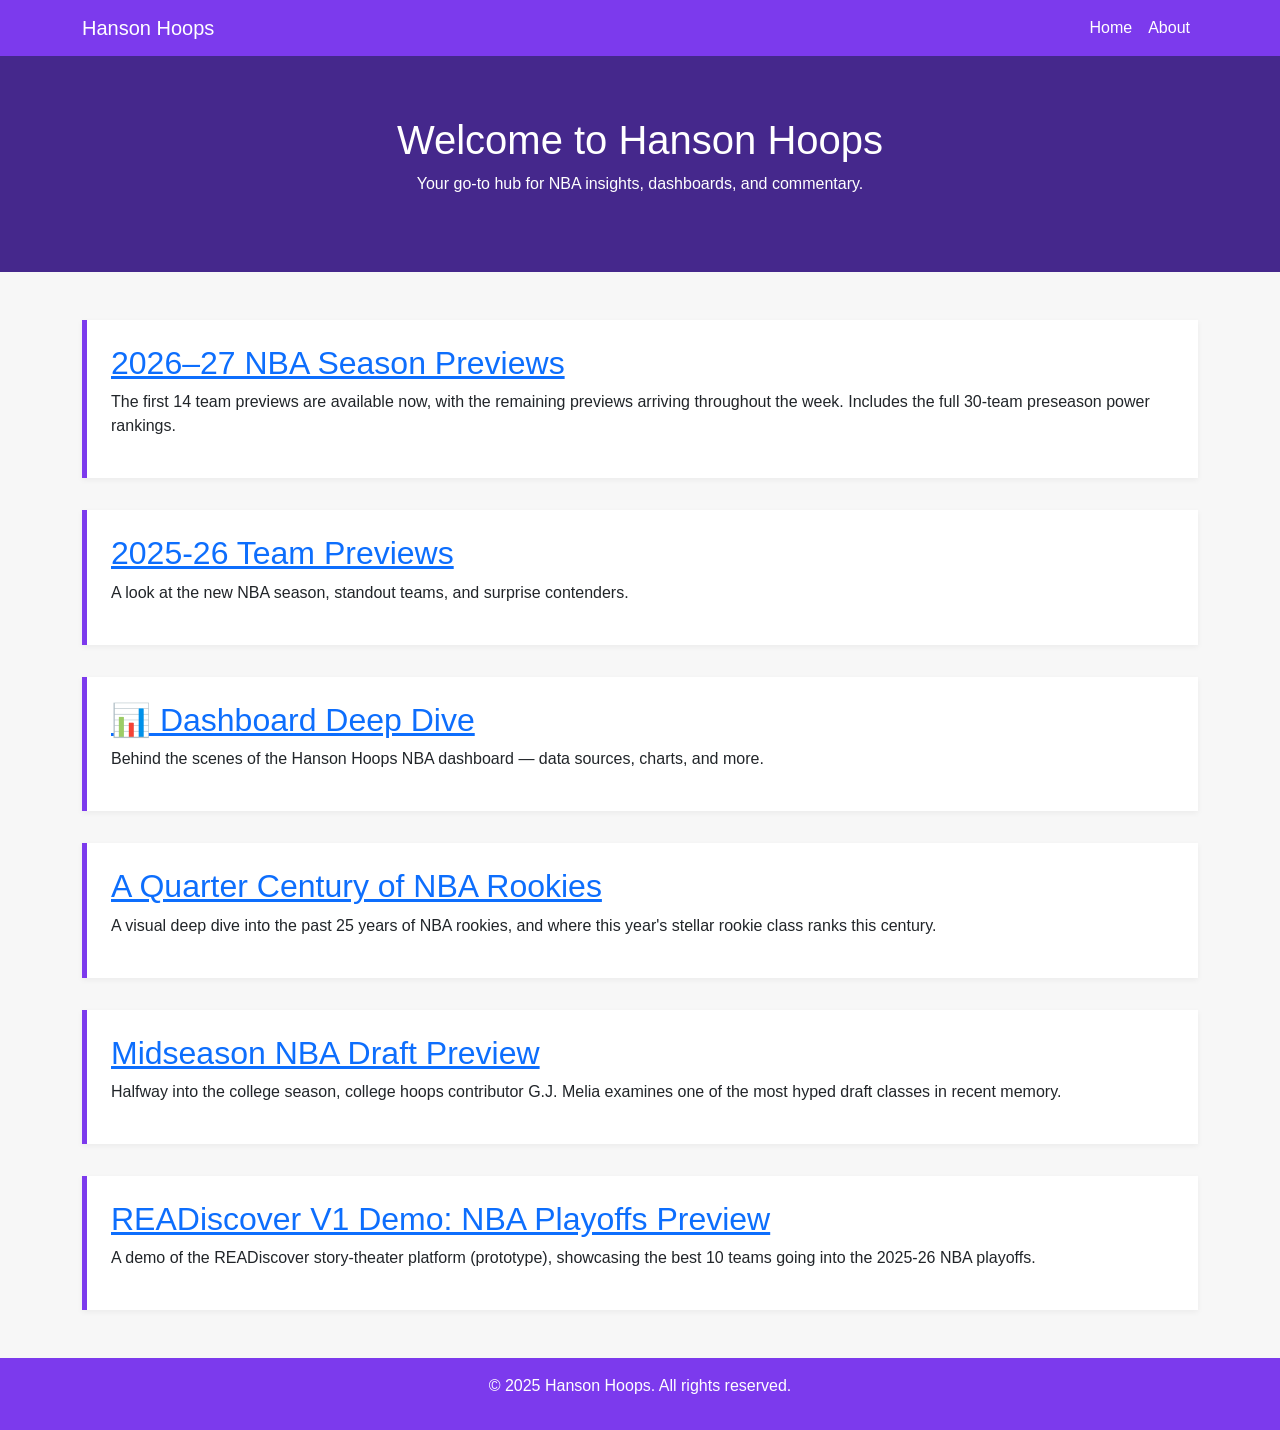
<file: hanson-hoops/index.html>
<!DOCTYPE html>
<html lang="en">
<head>
  <meta charset="UTF-8" />
  <meta name="viewport" content="width=device-width, initial-scale=1.0" />
  <title>Hanson Hoops</title>
  <link href="https://cdn.jsdelivr.net/npm/bootstrap@5.3.2/dist/css/bootstrap.min.css" rel="stylesheet">
  <style>
    /* Custom Purple Theme */
    :root {
      --app-primary: #7c3aed;
      --app-primary-rgb: 124, 58, 237;
      --primary-600: #6d28d9;
      --primary-700: #5b21b6;
      --primary-contrast: #ffffff;

      --bs-primary: var(--app-primary);
      --bs-primary-rgb: var(--app-primary-rgb);
      --bs-link-color: var(--app-primary);
      --bs-link-hover-color: var(--primary-700);
    }

    body {
      background-color: #f7f7f7;
      font-family: Arial, sans-serif;
    }

    .navbar {
      background-color: var(--app-primary);
    }

    .navbar .navbar-brand,
    .navbar .nav-link {
      color: var(--primary-contrast) !important;
    }

    .navbar .nav-link:hover {
      color: #ddd !important;
    }

    .hero {
      background: #0f172a;
      color: #fff;
      padding: 60px 0;
      text-align: center;
      position: relative;
    }

    .hero::before {
      content: "";
      position: absolute;
      inset: 0;
      background: rgba(124, 58, 237, 0.5);
      z-index: 0;
    }

    .hero-content {
      position: relative;
      z-index: 1;
    }

    .post-card {
      background: #fff;
      border-left: 5px solid var(--app-primary);
      padding: 1.5rem;
      margin-bottom: 2rem;
      box-shadow: 0 2px 6px rgba(0,0,0,0.05);
    }

    footer {
      background-color: var(--app-primary);
      color: white;
      text-align: center;
      padding: 1rem;
      margin-top: 3rem;
    }
  </style>
</head>
<body>
  <nav class="navbar navbar-expand-lg">
    <div class="container">
      <a class="navbar-brand" href="#">Hanson Hoops</a>
      <div class="collapse navbar-collapse">
        <ul class="navbar-nav ms-auto">
          <li class="nav-item"><a class="nav-link" href="#">Home</a></li>
          <li class="nav-item"><a class="nav-link" href="#">About</a></li>
        </ul>
      </div>
    </div>
  </nav>

  <section class="hero">
    <div class="container hero-content">
      <h1>Welcome to Hanson Hoops</h1>
      <p>Your go-to hub for NBA insights, dashboards, and commentary.</p>
    </div>
  </section>

  <main class="container my-5">
    <div class="post-card">
      <h2><a href="/hanson-hoops/2026-27-team-previews/">2026–27 NBA Season Previews</a></h2>
      <p>The first 14 team previews are available now, with the remaining previews arriving throughout the week. Includes the full 30-team preseason power rankings.</p>
    </div>
    <div class="post-card">
      <h2><a href="/hanson-hoops/2025-26-team-previews.html">2025-26 Team Previews</a></h2>
      <p>A look at the new NBA season, standout teams, and surprise contenders.</p>
    </div>
    <div class="post-card">
      <h2><a href="/hanson-hoops/comparisons/index.html">📊 Dashboard Deep Dive</a></h2>
      <p>Behind the scenes of the Hanson Hoops NBA dashboard — data sources, charts, and more.</p>
    </div>
    <div class="post-card">
      <h2><a href="/hanson-hoops/rookies/index.html">A Quarter Century of NBA Rookies</a></h2>
      <p>A visual deep dive into the past 25 years of NBA rookies, and where this year's stellar rookie class ranks this century.</p>
    </div>
    <div class="post-card">
      <h2><a href="/hanson-hoops/draft/midseason/index.html">Midseason NBA Draft Preview</a></h2>
      <p>Halfway into the college season, college hoops contributor G.J. Melia examines one of the most hyped draft classes in recent memory.</p>
    </div>
    <div class="post-card">
      <h2><a href="/hanson-hoops/readiscover/index.html">READiscover V1 Demo: NBA Playoffs Preview</a></h2>
      <p>A demo of the READiscover story-theater platform (prototype), showcasing the best 10 teams going into the 2025-26 NBA playoffs.</p>
    </div>
  </main>

  <footer>
    <p>&copy; 2025 Hanson Hoops. All rights reserved.</p>
  </footer>

  <script src="https://cdn.jsdelivr.net/npm/bootstrap@5.3.2/dist/js/bootstrap.bundle.min.js"></script>
</body>
</html>
</file>
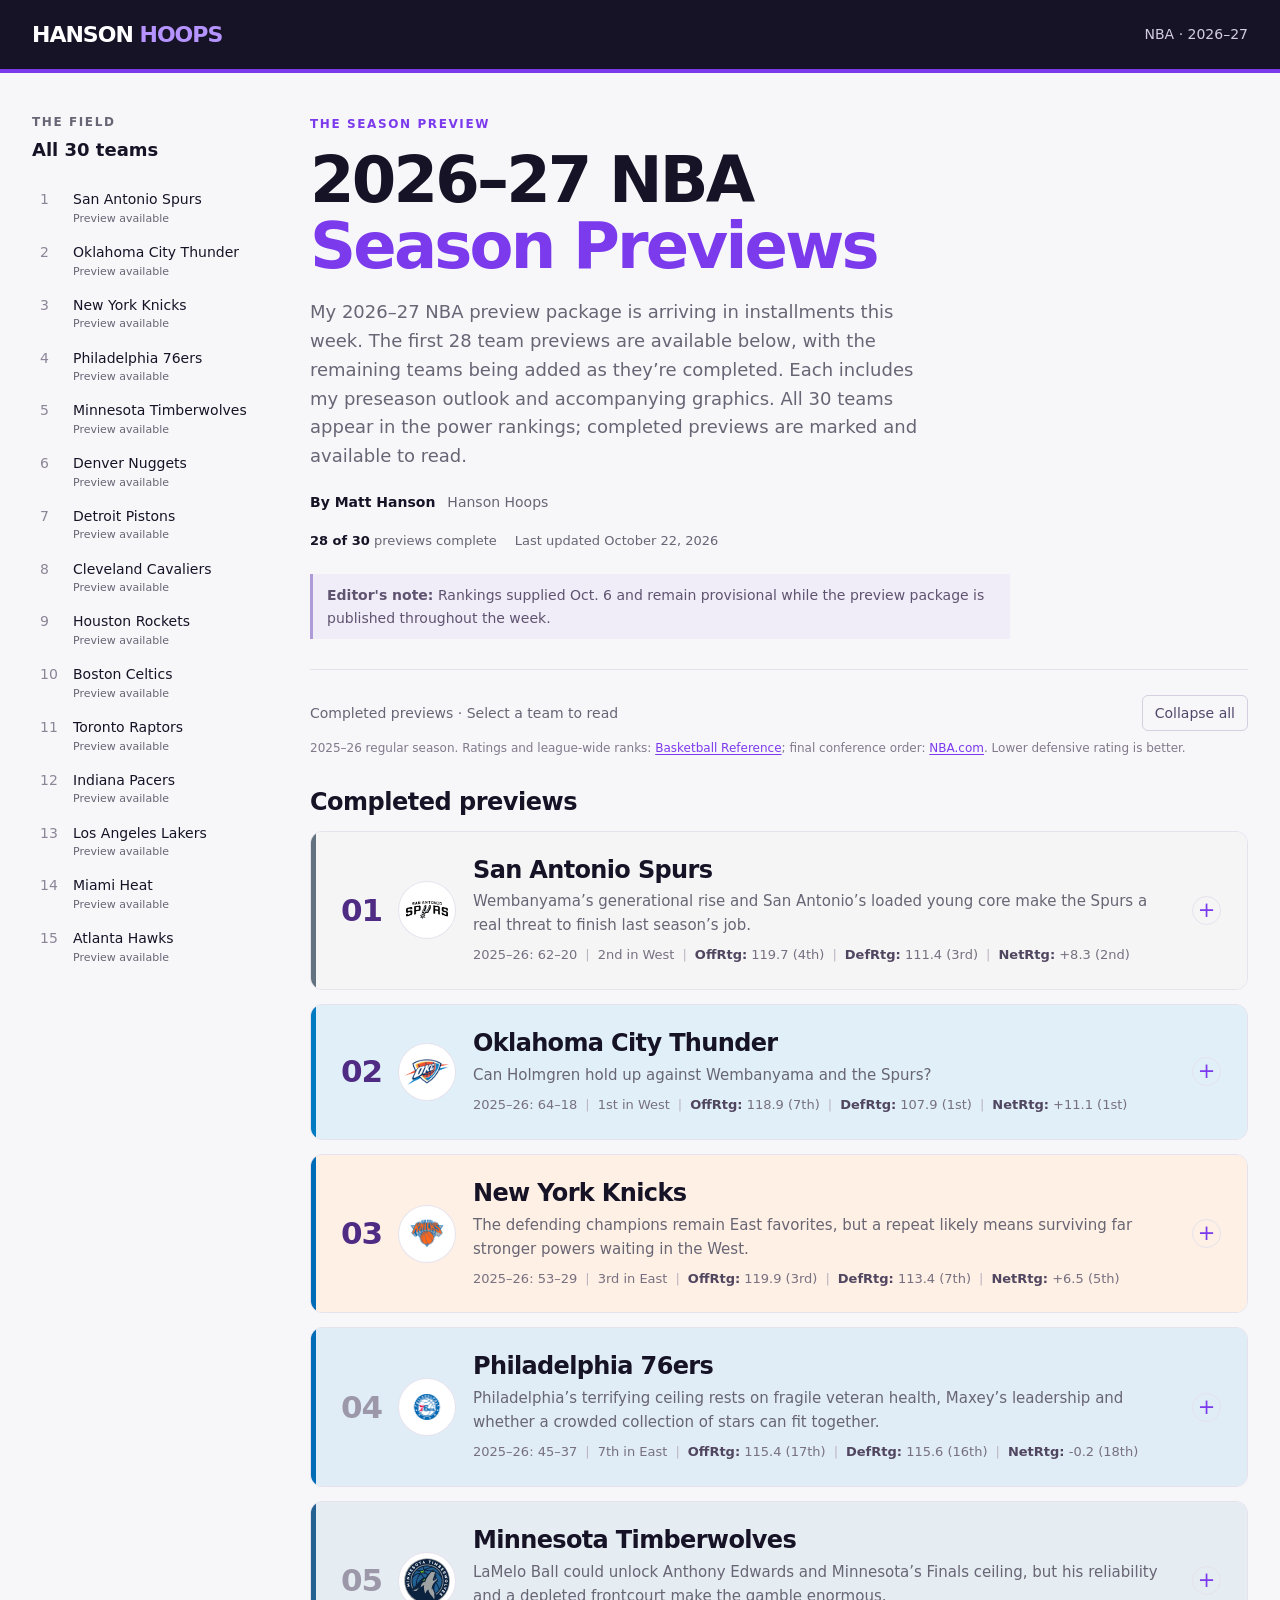
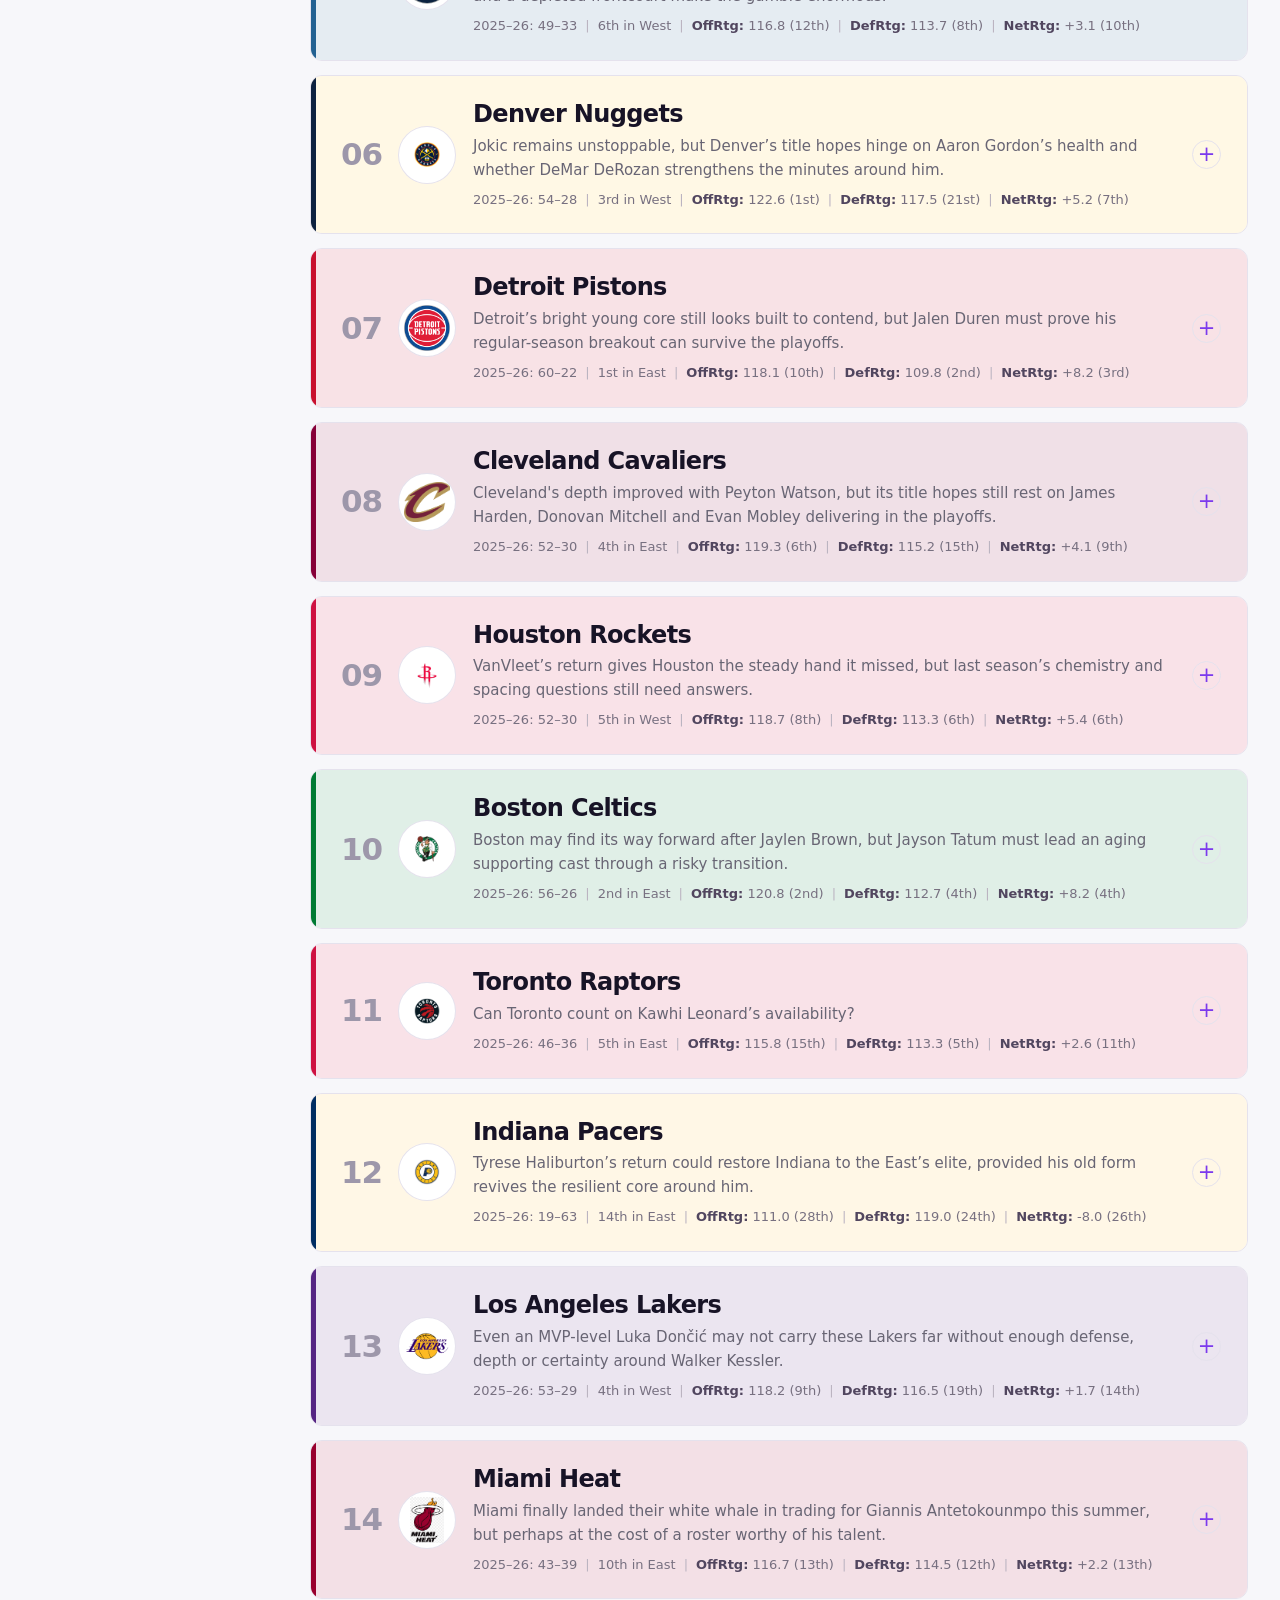
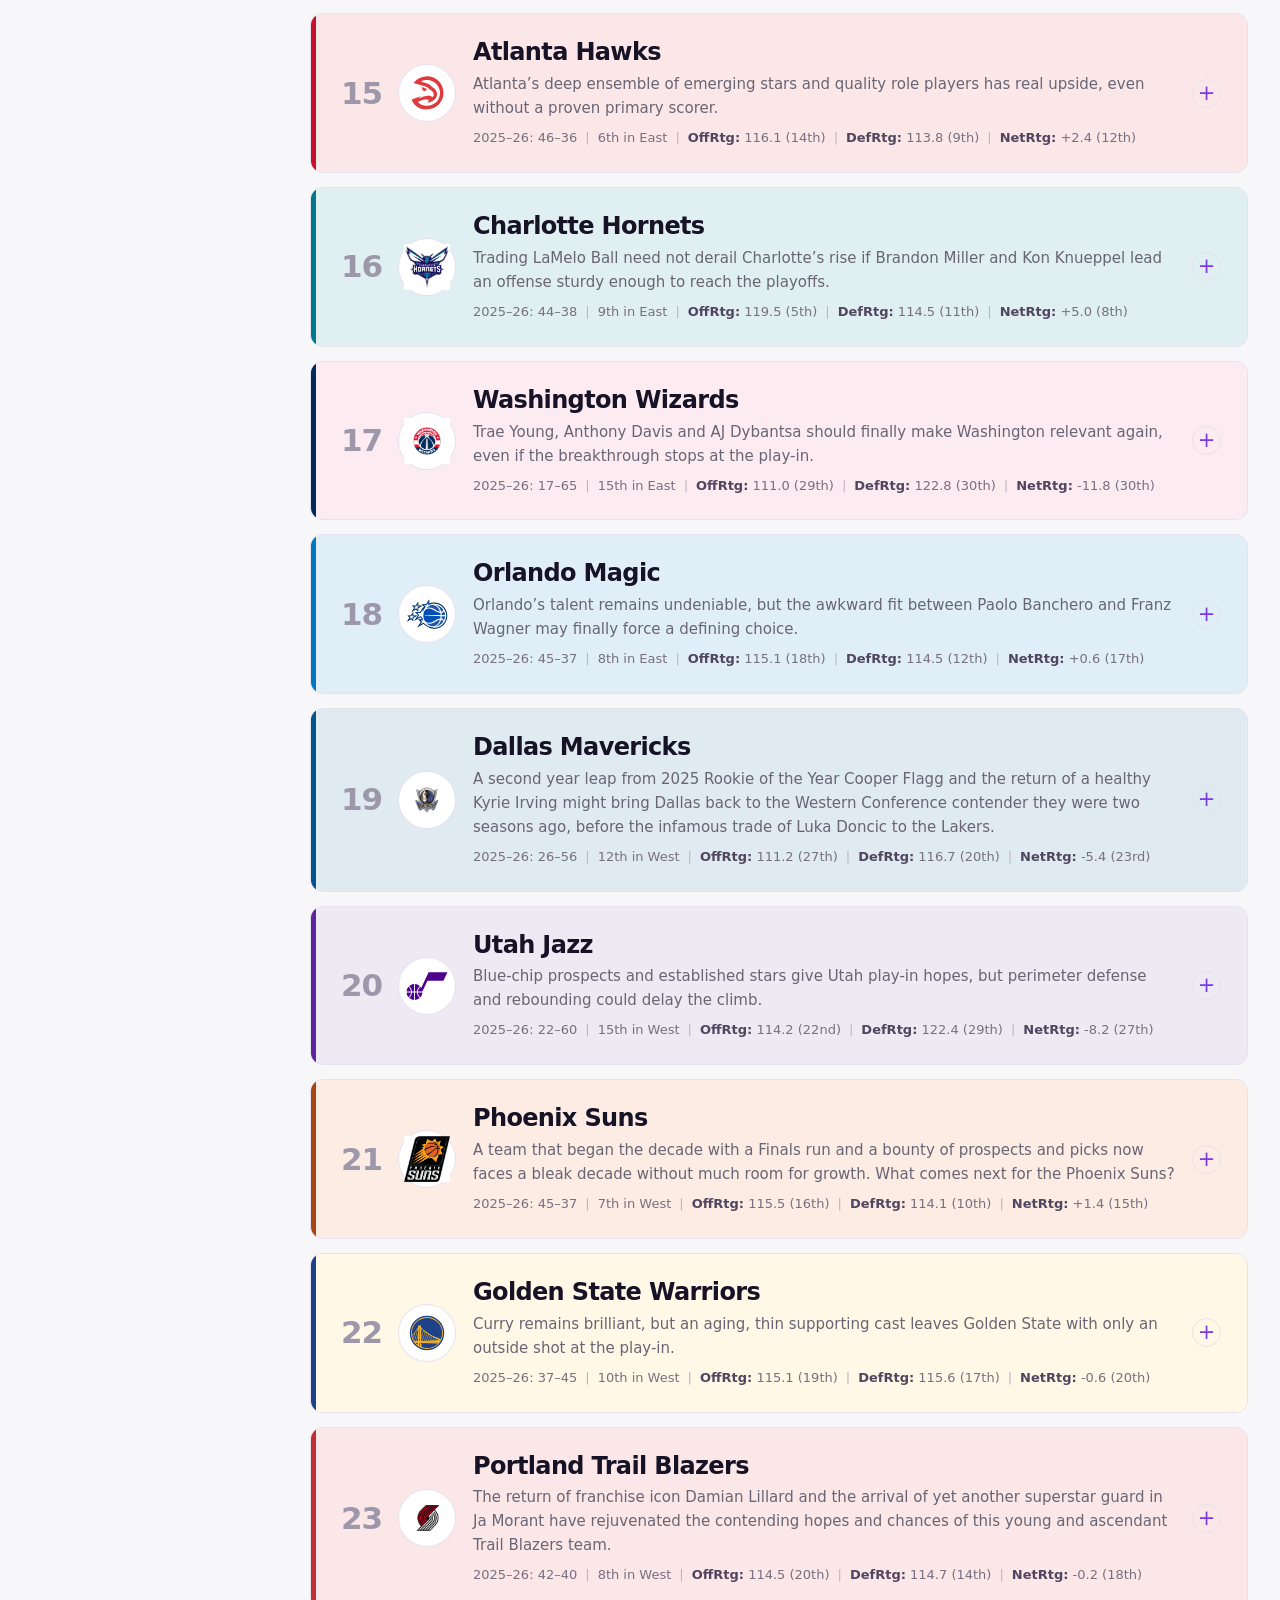
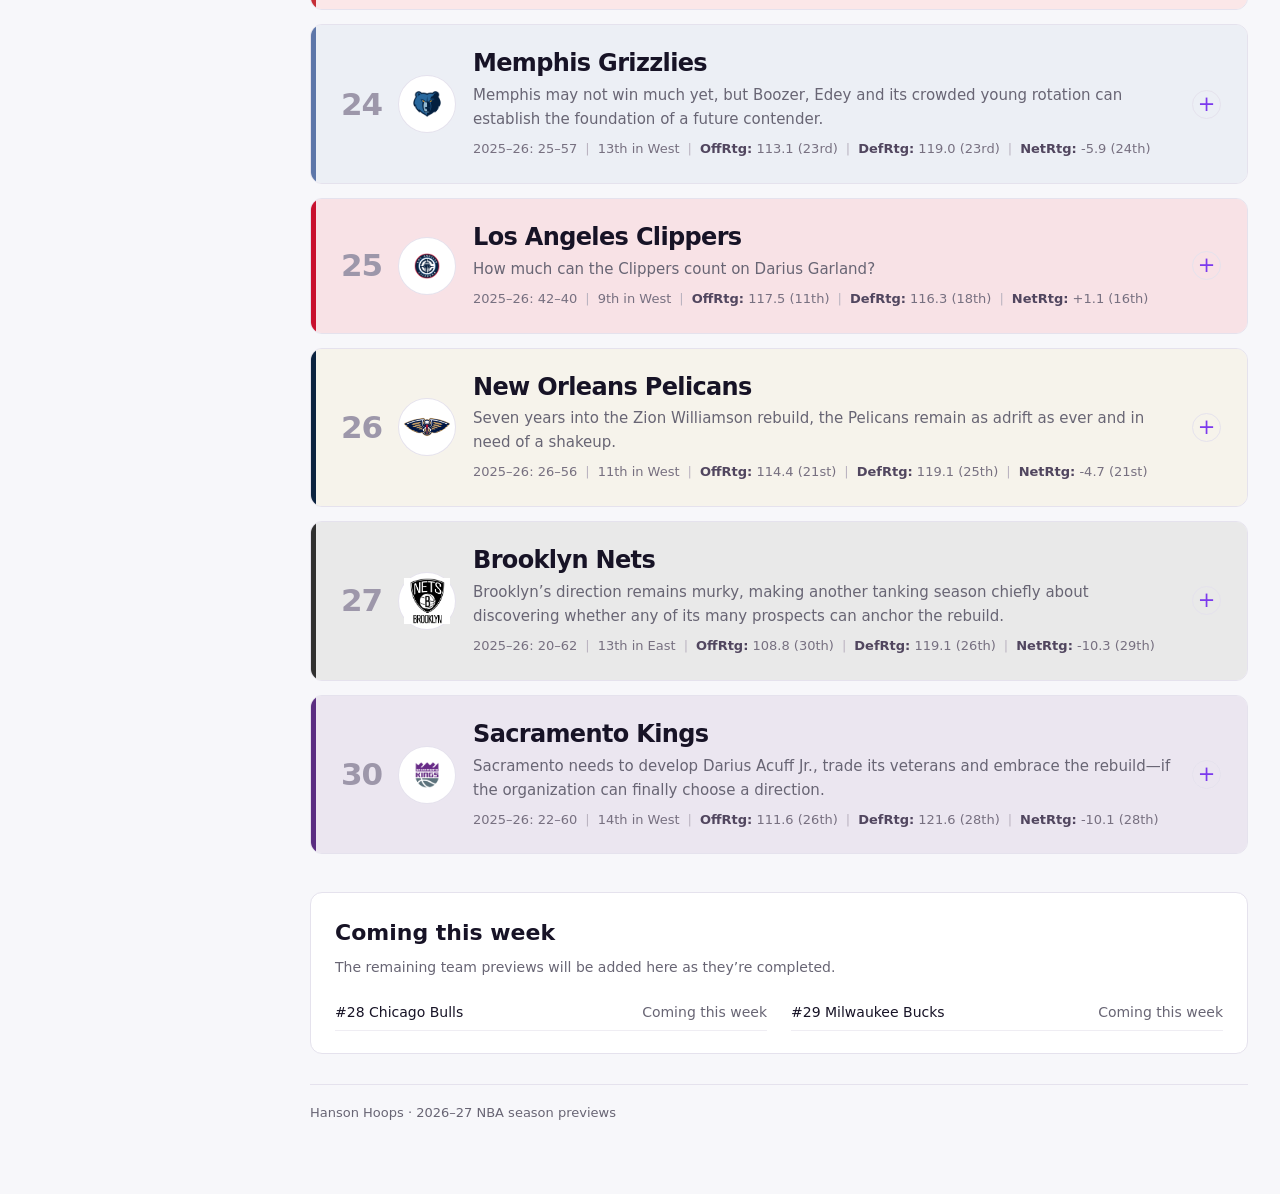
<file: hanson-hoops/2026-27-team-previews/index.html>
<!doctype html>

<html lang="en">
  <head>
    <meta charset="utf-8" />
    <meta name="viewport" content="width=device-width,initial-scale=1" />
    <title>2026–27 NBA Season Previews · Hanson Hoops</title>

    <meta
      name="description"
      content="Matt Hanson's 2026–27 NBA season previews and full 30-team preseason power rankings."
    />
    <link rel="icon" href="data:," />
    <link rel="stylesheet" href="assets/css/team-color-policy.css" />
    <link rel="stylesheet" href="assets/css/wemby-unicorn-chart.css" />
    <link rel="stylesheet" href="assets/css/jokic-on-off-chart.css" />
    <link rel="stylesheet" href="assets/css/maxey-career-chart.css" />
    <link rel="stylesheet" href="assets/css/clutch-shooting-chart.css" />
    <link rel="stylesheet" href="assets/css/celtics-wing-comparison.css" />
    <link rel="stylesheet" href="assets/css/nets-rookie-comparison.css" />
    <link rel="stylesheet" href="assets/css/mpj-brooklyn-comparison.css" />
    <link rel="stylesheet" href="assets/css/mcdaniels-offense-chart.css" />
    <link rel="stylesheet" href="assets/css/duren-season-comparison.css" />
    <link rel="stylesheet" href="assets/css/edey-memphis-chart.css" />
    <link rel="stylesheet" href="assets/css/portland-preview-charts.css" />
    <link rel="stylesheet" href="assets/css/kawhi-production-availability.css" />
    <link rel="stylesheet" href="assets/css/kessler-lakers-chart.css" />
    <link rel="stylesheet" href="assets/css/holmgren-shared-games-chart.css" />
    <link rel="stylesheet" href="assets/css/garland-clippers-chart.css" />
    <link rel="stylesheet" href="assets/css/magic-on-off-chart.css" />
    <link rel="stylesheet" href="assets/css/siakam-pacers-chart.css" />
    <link rel="stylesheet" href="assets/css/hawks-emerging-stars-chart.css" />
    <link rel="stylesheet" href="assets/css/watson-cavaliers-chart.css" />
    <link rel="stylesheet" href="assets/css/jazz-charts.css" />
    <link rel="stylesheet" href="assets/css/curry-warriors-chart.css" />
    <link rel="stylesheet" href="assets/css/vanvleet-rockets-chart.css" />
    <link rel="stylesheet" href="assets/css/miller-hornets-chart.css" />
    <link rel="stylesheet" href="assets/css/heat-preview-charts.css" />
    <link rel="stylesheet" href="assets/css/flagg-historical-scoring.css" />
    <link rel="stylesheet" href="assets/css/pelicans-preview-charts.css" />
    <link rel="stylesheet" href="assets/css/suns-preview-charts.css" />

    <style>
      /* Design tokens */
      :root {
        --purple: #7c3aed;
        --ink: #171326;
        --muted: #686574;
        --line: #e5e2ed;
        --paper: #fff;
        --bg: #f7f7fa;
        --radius: 12px;
      }
      * {
        box-sizing: border-box;
      }
      html {
        scroll-behavior: smooth;
        scroll-padding-top: 100px;
      }
      body {
        margin: 0;
        background: var(--bg);
        color: var(--ink);
        font:
          16px/1.6 system-ui,
          -apple-system,
          "Segoe UI",
          sans-serif;
      }
      button,
      select {
        font: inherit;
      }
      a {
        color: inherit;
      }
      button,
      a,
      summary,
      select {
        touch-action: manipulation;
      }
      a:focus-visible,
      button:focus-visible,
      summary:focus-visible,
      select:focus-visible {
        outline: 3px solid var(--purple);
        outline-offset: 4px;
      }
      .skip {
        position: absolute;
        left: 16px;
        top: -70px;
        background: #fff;
        padding: 12px;
        z-index: 9;
      }
      .skip:focus {
        top: 10px;
      }
      /* Masthead and page layout */
      .masthead {
        background: #171326;
        color: white;
        border-bottom: 4px solid var(--purple);
      }
      .mast-inner {
        max-width: 1280px;
        margin: auto;
        padding: 17px 32px;
        display: flex;
        justify-content: space-between;
        align-items: center;
        gap: 15px;
      }
      .brand {
        font-weight: 850;
        font-size: 22px;
        letter-spacing: -1px;
        text-decoration: none;
      }
      .brand span {
        color: #b694ff;
      }
      .mast-label {
        font-size: 14px;
        color: #d3cedf;
      }
      .layout {
        max-width: 1280px;
        margin: 0 auto;
        display: grid;
        grid-template-columns: 230px minmax(0, 1fr);
        gap: 48px;
        padding: 40px 32px 70px;
      }
      .sidebar {
        align-self: start;
        position: sticky;
        top: 24px;
        max-height: calc(100vh - 48px);
        overflow: auto;
        scrollbar-width: thin;
      }
      .small-label {
        font-size: 12px;
        text-transform: uppercase;
        letter-spacing: 1.6px;
        font-weight: 800;
        color: var(--muted);
      }
      .sidebar h2 {
        font-size: 18px;
        margin: 4px 0 16px;
      }
      .team-links {
        list-style: none;
        padding: 0;
        margin: 0;
      }
      .team-links a {
        display: grid;
        grid-template-columns: 26px 1fr;
        gap: 7px;
        text-decoration: none;
        font-size: 14px;
        line-height: 1.4;
        padding: 9px 8px;
        border-radius: 5px;
      }
      .team-links .upcoming-ranking {
        display: grid;
        grid-template-columns: 26px 1fr;
        gap: 7px;
        padding: 9px 8px;
        font-size: 14px;
        line-height: 1.4;
        color: #777080;
      }
      .team-links a:hover,
      .team-links a.active {
        background: #eee8fc;
        color: #5522ae;
      }
      .team-links .num {
        font-variant-numeric: tabular-nums;
        color: #8b8597;
      }
      /* Introduction and preview controls */
      .hero {
        padding: 2px 0 30px;
        border-bottom: 1px solid var(--line);
        margin-bottom: 25px;
      }
      .hero .small-label {
        color: var(--purple);
      }
      h1 {
        font-size: clamp(38px, 5vw, 64px);
        line-height: 1.03;
        letter-spacing: -2.8px;
        max-width: 700px;
        margin: 14px 0 18px;
        font-weight: 850;
      }
      h1 em {
        font-style: normal;
        color: var(--purple);
      }
      .dek {
        font-size: 18px;
        max-width: 620px;
        color: var(--muted);
        margin: 0 0 20px;
      }
      .byline {
        display: flex;
        gap: 12px;
        flex-wrap: wrap;
        font-size: 14px;
      }
      .byline strong {
        font-weight: 750;
      }
      .byline span {
        color: var(--muted);
      }
      .release-status {
        border-left: 3px solid #b099d7;
        background: #f0ecf8;
        color: #5f5470;
        font-size: 14px;
        padding: 10px 14px;
        margin-top: 22px;
        max-width: 700px;
      }
      .release-meta {
        display: flex;
        flex-wrap: wrap;
        gap: 8px 18px;
        margin: 18px 0 0;
        color: var(--muted);
        font-size: 13px;
      }
      .release-meta strong {
        color: var(--ink);
      }
      .section-heading {
        margin: 30px 0 14px;
        font-size: 24px;
        line-height: 1.2;
        letter-spacing: -0.5px;
      }
      .tools {
        display: flex;
        justify-content: space-between;
        align-items: center;
        gap: 16px;
        margin: 0 0 16px;
      }
      .tools p {
        margin: 0;
        color: var(--muted);
        font-size: 14px;
      }
      .team-stats-source {
        margin: -7px 0 17px;
        color: #82798b;
        font-size: 12px;
        line-height: 1.45;
      }
      .team-stats-source a {
        color: var(--purple);
        text-underline-offset: 2px;
      }
      .quiet-button {
        background: transparent;
        border: 1px solid #d5cfdf;
        border-radius: 6px;
        padding: 6px 12px;
        color: #53476a;
        font-size: 14px;
        cursor: pointer;
      }
      .quiet-button:hover {
        background: #eee8fc;
      }
      .mobile-jump {
        display: none;
      }
      /* Expandable team cards */
      .team-card {
        background: #fff;
        border: 1px solid var(--line);
        border-radius: var(--radius);
        margin-bottom: 14px;
        overflow: hidden;
        scroll-margin-top: 20px;
      }
      .team-card[open] {
        border-color: #c5b0ea;
        box-shadow: 0 8px 26px #24123608;
      }
      .team-card summary {
        list-style: none;
        cursor: pointer;
        display: grid;
        grid-template-columns: 42px 58px minmax(0, 1fr) 30px;
        gap: 16px;
        padding: 24px 25px;
        border-left: 5px solid var(--team);
        align-items: center;
        background: var(--team-surface, #fff);
      }
      .team-card summary::-webkit-details-marker {
        display: none;
      }
      .team-card summary:hover {
        background: #fcfbff;
      }
      .rank {
        font-size: 31px;
        letter-spacing: -1px;
        line-height: 1;
        font-weight: 750;
        color: #9d97aa;
        font-variant-numeric: tabular-nums;
      }
      .team-card:nth-child(-n + 3) .rank {
        color: #4f2b84;
      }
      .team-logo-wrap {
        display: grid;
        place-items: center;
        width: 56px;
        height: 56px;
        border-radius: 50%;
        background: #fff;
        border: 4px solid white;
        box-shadow: 0 0 0 1px var(--line);
      }
      .team-logo {
        display: block;
        width: 46px;
        height: 46px;
        object-fit: contain;
      }
      .identity h2 {
        margin: 0;
        font-size: 24px;
        font-weight: 800;
        line-height: 1.2;
        letter-spacing: -0.65px;
      }
      .subhead {
        margin: 5px 0 9px;
        color: var(--muted);
        font-size: 15px;
      }
      .stat-strip {
        display: flex;
        column-gap: 8px;
        row-gap: 4px;
        flex-wrap: wrap;
        font-size: 13px;
        color: #777080;
        line-height: 1.45;
        font-variant-numeric: tabular-nums;
      }
      .stat-strip__group {
        display: inline-flex;
        align-items: baseline;
        white-space: nowrap;
      }
      .stat-strip__group:not(:last-child)::after {
        content: "|";
        margin-left: 8px;
        color: #bbb4c1;
        font-weight: 400;
      }
      .stat-strip strong {
        color: #51465f;
        font-weight: 750;
      }
      .chevron {
        display: grid;
        place-items: center;
        border: 1px solid var(--line);
        border-radius: 50%;
        width: 29px;
        height: 29px;
        font-size: 21px;
        color: var(--purple);
        line-height: 1;
      }
      .chevron:before {
        content: "+";
      }
      .team-card[open] .chevron:before {
        content: "−";
      }
      /* Preview prose and graphics */
      .team-body {
        border-top: 1px solid var(--line);
        padding: 28px 34px 32px;
      }
      .story {
        max-width: 720px;
      }
      .story-layout > .story:only-child {
        grid-column: 1 / -1;
      }
      .section-kicker {
        font-size: 12px;
        font-weight: 800;
        letter-spacing: 1.5px;
        text-transform: uppercase;
        color: var(--team);
        margin: 0 0 15px;
      }
      .story-layout {
        display: grid;
        grid-template-columns: minmax(0, 1fr) minmax(230px, 0.75fr);
        gap: 32px;
      }
      .story-layout--continuation {
        margin-top: 30px;
      }
      .story h3 {
        font-size: 25px;
        line-height: 1.25;
        letter-spacing: -0.7px;
        margin: 0 0 14px;
      }
      .story p {
        font:
          18px/1.8 Georgia,
          "Times New Roman",
          serif;
        margin: 0 0 16px;
        color: #46404d;
      }
      .team-card .story a {
        color: var(--purple);
        text-decoration-color: color-mix(in srgb, var(--purple) 55%, transparent);
        text-decoration-thickness: 1px;
        text-underline-offset: 3px;
      }
      .team-card .story a:hover {
        text-decoration-thickness: 2px;
      }
      .draft-text {
        border-left: 2px solid #e7e0ef;
        padding-left: 16px;
      }
      .draft-text p {
        font:
          16px/1.7 system-ui,
          sans-serif;
        color: #817889;
      }
      .graphic {
        margin: 0;
        background: #f8f7fb;
        border: 1px solid var(--line);
        border-radius: 8px;
        padding: 20px;
        align-self: start;
      }
      .graphic h3 {
        font-size: 17px;
        margin: 0 0 12px;
        line-height: 1.4;
      }
      .graphic-space {
        min-height: 200px;
        display: flex;
        flex-direction: column;
        justify-content: center;
        align-items: center;
        gap: 8px;
        background: repeating-linear-gradient(0deg, transparent, transparent 39px, #eae5f2 40px);
        border: 1px dashed #d4c9e2;
        border-radius: 5px;
        text-align: center;
        color: #93839e;
        padding: 20px;
      }
      .graphic-space strong {
        font-size: 16px;
        font-weight: 600;
        background: #f8f7fb;
        padding: 0 8px;
      }
      .graphic-space span {
        font-size: 13px;
        background: #f8f7fb;
        padding: 0 8px;
      }
      .graphic figcaption {
        margin-top: 14px;
        font-size: 14px;
        color: #6d617a;
      }
      .source-note {
        display: block;
        font-size: 12px;
        margin-top: 8px;
        color: #8c8098;
      }
      .watch {
        border-top: 1px solid var(--line);
        padding-top: 20px;
        margin-top: 22px;
        display: flex;
        gap: 14px;
        align-items: baseline;
      }
      .watch strong {
        font-size: 14px;
        white-space: nowrap;
        color: #58377b;
      }
      .watch p {
        font-size: 15px;
        margin: 0;
        color: #7c7287;
      }
      .footer {
        border-top: 1px solid var(--line);
        margin-top: 30px;
        padding-top: 18px;
        color: var(--muted);
        font-size: 13px;
      }
      .upcoming {
        margin-top: 38px;
        padding: 22px 24px;
        border: 1px solid var(--line);
        border-radius: var(--radius);
        background: #fff;
      }
      .upcoming h2 {
        margin: 0 0 5px;
        font-size: 22px;
      }
      .upcoming > p {
        margin: 0 0 16px;
        color: var(--muted);
        font-size: 14px;
      }
      .upcoming-list,
      .mobile-rankings-list {
        list-style: none;
        display: grid;
        grid-template-columns: repeat(2, minmax(0, 1fr));
        gap: 7px 24px;
        padding: 0;
        margin: 0;
      }
      .upcoming-list li,
      .mobile-rankings-list li {
        display: flex;
        justify-content: space-between;
        gap: 12px;
        padding: 7px 0;
        border-bottom: 1px solid #efedf3;
        font-size: 14px;
      }
      .upcoming-list span:last-child,
      .ranking-status {
        color: var(--muted);
        white-space: nowrap;
      }
      .team-links .ranking-status {
        display: block;
        font-size: 11px;
        line-height: 1.2;
        margin-top: 2px;
      }
      .team-links .is-upcoming {
        color: #777080;
      }
      .mobile-rankings {
        display: none;
      }
      .team-links a.active .num {
        color: var(--purple);
      }
      /* Tablet layout */
      @media (max-width: 1050px) {
        .layout {
          grid-template-columns: 180px minmax(0, 1fr);
          gap: 28px;
          padding: 30px 24px;
        }
        .story-layout {
          grid-template-columns: 1fr;
        }
        .graphic-space {
          min-height: 180px;
        }
        .team-card summary {
          gap: 11px;
          padding: 22px 18px;
          grid-template-columns: 35px 48px minmax(0, 1fr) 26px;
        }
        .team-logo-wrap {
          width: 46px;
          height: 46px;
        }
        .team-logo {
          width: 38px;
          height: 38px;
        }
        .team-body {
          padding: 25px;
        }
        .identity h2 {
          font-size: 22px;
        }
        .stat-strip {
          column-gap: 7px;
        }
      }
      /* Mobile layout */
      @media (max-width: 760px) {
        .mast-inner {
          padding: 14px 18px;
        }
        .mast-label {
          font-size: 12px;
        }
        .layout {
          display: block;
          padding: 28px 16px 50px;
        }
        .sidebar {
          display: none;
        }
        h1 {
          font-size: 43px;
          letter-spacing: -1.8px;
        }
        .hero {
          padding-bottom: 22px;
        }
        .dek {
          font-size: 16px;
        }
        .mobile-jump {
          display: block;
          margin: 20px 0 16px;
        }
        .mobile-rankings {
          display: block;
          margin: 0 0 22px;
          border: 1px solid var(--line);
          border-radius: 8px;
          background: #fff;
          padding: 0 14px;
        }
        .mobile-rankings summary {
          cursor: pointer;
          font-weight: 700;
          padding: 13px 0;
        }
        .mobile-rankings-list,
        .upcoming-list {
          grid-template-columns: 1fr;
        }
        .mobile-rankings-list {
          padding-bottom: 12px;
        }
        .mobile-jump label {
          display: block;
          font-size: 14px;
          font-weight: 650;
          margin-bottom: 6px;
        }
        .mobile-jump select {
          width: 100%;
          min-height: 45px;
          border: 1px solid #d5cfdf;
          border-radius: 6px;
          background: white;
          padding: 9px;
          color: var(--ink);
        }
        .team-card summary {
          grid-template-columns: 28px 40px minmax(0, 1fr) 24px;
          gap: 9px;
          padding: 19px 12px;
          border-left-width: 4px;
        }
        .rank {
          font-size: 24px;
        }
        .team-logo-wrap {
          height: 38px;
          width: 38px;
          border-width: 2px;
        }
        .team-logo {
          width: 32px;
          height: 32px;
        }
        .identity h2 {
          font-size: 19px;
          letter-spacing: -0.4px;
        }
        .subhead {
          font-size: 14px;
          margin-bottom: 7px;
        }
        .stat-strip {
          font-size: 12px;
          column-gap: 6px;
        }
        .stat-strip__group:not(:last-child)::after {
          margin-left: 6px;
        }
        .chevron {
          width: 24px;
          height: 24px;
          font-size: 18px;
        }
        .team-body {
          padding: 22px 18px;
        }
        .story h3 {
          font-size: 23px;
        }
        .watch {
          display: block;
        }
        .watch p {
          margin-top: 7px;
        }
        .tools p {
          font-size: 13px;
        }
        .quiet-button {
          font-size: 13px;
        }
        .release-status {
          font-size: 13px;
        }
        .story p {
          font-size: 18px;
        }
      }
      /* Reduced-motion preference */
      @media (prefers-reduced-motion: reduce) {
        html {
          scroll-behavior: auto;
        }
      }
    </style>
    <link rel="stylesheet" href="assets/css/team-ratings-chart.css" />
  </head>
  <body>
    <a class="skip" href="#main">Skip to previews</a>
    <header class="masthead">
      <div class="mast-inner">
        <a class="brand" href="#main">HANSON<span> HOOPS</span></a>
        <span class="mast-label">NBA · 2026–27</span>
      </div>
    </header>
    <div class="layout">
      <aside class="sidebar" aria-label="Power rankings">
        <div class="small-label">The field</div>
        <h2>All 30 teams</h2>
        <ol class="team-links" id="team-links"></ol>
      </aside>
      <main id="main">
        <header class="hero">
          <div class="small-label">The season preview</div>
          <h1>2026–27 NBA <em>Season Previews</em></h1>
          <p class="dek" id="rollout-explanation"></p>
          <div class="byline"><strong>By Matt Hanson</strong><span>Hanson Hoops</span></div>
          <div class="release-meta" aria-label="Publication status">
            <span><strong id="completion-count">21 of 30</strong> previews complete</span>
            <span>Last updated <time datetime="2026-10-22">October 22, 2026</time></span>
          </div>
          <div class="release-status">
            <strong>Editor's note:</strong> Rankings supplied Oct. 6 and remain provisional while the preview package is published throughout the week.
          </div>
        </header>
        <div class="mobile-jump">
          <label for="jump">Jump to a completed preview</label>
          <select id="jump">
            <option value="">Choose a completed team</option>
          </select>
        </div>
        <details class="mobile-rankings">
          <summary>View all 30 power rankings</summary>
          <ol class="mobile-rankings-list" id="mobile-rankings-list"></ol>
        </details>
        <div class="tools">
          <p>Completed previews · Select a team to read</p>
          <button class="quiet-button" id="close-all" type="button">Collapse all</button>
        </div>
        <p class="team-stats-source">
          2025–26 regular season. Ratings and league-wide ranks: <a href="https://www.basketball-reference.com/leagues/NBA_2026_ratings.html">Basketball Reference</a>; final conference order: <a href="https://www.nba.com/standings?Season=2025-26">NBA.com</a>. Lower defensive rating is better.
        </p>
        <h2 class="section-heading">Completed previews</h2>
        <div id="cards"></div>
        <section class="upcoming" aria-labelledby="upcoming-heading">
          <h2 id="upcoming-heading">Coming this week</h2>
          <p>The remaining team previews will be added here as they’re completed.</p>
          <ol class="upcoming-list" id="upcoming-list"></ol>
        </section>
        <footer class="footer">
          Hanson Hoops · 2026–27 NBA season previews
        </footer>
      </main>
    </div>
    <script src="assets/data/processed/team-header-2025-26.js"></script>
    <script>
      // Team metadata is the publication source of truth. Change status to
      // "published" and add a local logo when a preview is ready to release.
      const teams = [
        {
          name: "San Antonio Spurs",
          code: "SAS",
          color: "#637281",
          slug: "spurs",
          powerRank: 1,
          status: "published",
          logo: "assets/img/teamlogos/spurslogo.png",
          thesis: "Wembanyama’s generational rise and San Antonio’s loaded young core make the Spurs a real threat to finish last season’s job.",
          previousRecord: null,
          projectedWins: null,
          charts: [],
        },
        {
          name: "Oklahoma City Thunder",
          code: "OKC",
          color: "#007ac1",
          slug: "thunder",
          powerRank: 2,
          status: "published",
          logo: "assets/img/teamlogos/thunderlogo.png",
          thesis: "Can Holmgren hold up against Wembanyama and the Spurs?",
          previousRecord: null,
          projectedWins: null,
          charts: [],
        },
        {
          name: "New York Knicks",
          code: "NYK",
          color: "#006bb6",
          slug: "knicks",
          powerRank: 3,
          status: "published",
          logo: "assets/img/teamlogos/knickslogo.png",
          thesis: "The defending champions remain East favorites, but a repeat likely means surviving far stronger powers waiting in the West.",
          previousRecord: null,
          projectedWins: null,
          charts: [],
        },
        {
          name: "Philadelphia 76ers",
          code: "PHI",
          color: "#006bb6",
          slug: "sixers",
          powerRank: 4,
          status: "published",
          logo: "assets/img/teamlogos/sixerslogo.png",
          thesis: "Philadelphia’s terrifying ceiling rests on fragile veteran health, Maxey’s leadership and whether a crowded collection of stars can fit together.",
          previousRecord: null,
          projectedWins: null,
          charts: [],
        },
        {
          name: "Minnesota Timberwolves",
          code: "MIN",
          color: "#236192",
          slug: "timberwolves",
          powerRank: 5,
          status: "published",
          logo: "assets/img/teamlogos/TimberwolvesLogo.svg",
          thesis: "LaMelo Ball could unlock Anthony Edwards and Minnesota’s Finals ceiling, but his reliability and a depleted frontcourt make the gamble enormous.",
          previousRecord: null,
          projectedWins: null,
          charts: [],
        },
        {
          name: "Denver Nuggets",
          code: "DEN",
          color: "#0e2240",
          slug: "nuggets",
          powerRank: 6,
          status: "published",
          logo: "assets/img/teamlogos/Denver-Nuggets-Logo.png",
          thesis: "Jokic remains unstoppable, but Denver’s title hopes hinge on Aaron Gordon’s health and whether DeMar DeRozan strengthens the minutes around him.",
          previousRecord: null,
          projectedWins: null,
          charts: [],
        },
        {
          name: "Detroit Pistons",
          code: "DET",
          color: "#c8102e",
          slug: "pistons",
          powerRank: 7,
          status: "published",
          logo: "assets/img/teamlogos/pistonslogo.png",
          thesis: "Detroit’s bright young core still looks built to contend, but Jalen Duren must prove his regular-season breakout can survive the playoffs.",
          previousRecord: null,
          projectedWins: null,
          charts: [],
        },
        {
          name: "Cleveland Cavaliers",
          code: "CLE",
          color: "#860038",
          slug: "cavaliers",
          powerRank: 8,
          status: "published",
          logo: "assets/img/teamlogos/Cleveland_Cavaliers_logo.png",
          thesis: "Cleveland's depth improved with Peyton Watson, but its title hopes still rest on James Harden, Donovan Mitchell and Evan Mobley delivering in the playoffs.",
          previousRecord: null,
          projectedWins: null,
          charts: [],
        },
        {
          name: "Houston Rockets",
          code: "HOU",
          color: "#ce1141",
          slug: "rockets",
          powerRank: 9,
          status: "published",
          logo: "assets/img/teamlogos/RocketsLogo.png",
          thesis: "VanVleet’s return gives Houston the steady hand it missed, but last season’s chemistry and spacing questions still need answers.",
          previousRecord: null,
          projectedWins: null,
          charts: [],
        },
        {
          name: "Boston Celtics",
          code: "BOS",
          color: "#007a33",
          slug: "celtics",
          powerRank: 10,
          status: "published",
          logo: "assets/img/teamlogos/Celtics.png",
          thesis: "Boston may find its way forward after Jaylen Brown, but Jayson Tatum must lead an aging supporting cast through a risky transition.",
          previousRecord: null,
          projectedWins: null,
          charts: [],
        },
        {
          name: "Toronto Raptors",
          code: "TOR",
          color: "#ce1141",
          slug: "raptors",
          powerRank: 11,
          status: "published",
          logo: "assets/img/teamlogos/Toronto-Raptors-Logo.png",
          thesis: "Can Toronto count on Kawhi Leonard’s availability?",
          previousRecord: null,
          projectedWins: null,
          charts: [],
        },
        {
          name: "Indiana Pacers",
          code: "IND",
          color: "#002d62",
          slug: "pacers",
          powerRank: 12,
          status: "published",
          logo: "assets/img/teamlogos/Indiana-Pacers-logo.png",
          thesis: "Tyrese Haliburton’s return could restore Indiana to the East’s elite, provided his old form revives the resilient core around him.",
          previousRecord: null,
          projectedWins: null,
          charts: [],
        },
        {
          name: "Los Angeles Lakers",
          code: "LAL",
          color: "#552583",
          slug: "lakers",
          powerRank: 13,
          status: "published",
          logo: "assets/img/teamlogos/LakersLogo.png",
          thesis: "Even an MVP-level Luka Dončić may not carry these Lakers far without enough defense, depth or certainty around Walker Kessler.",
          previousRecord: null,
          projectedWins: null,
          charts: [],
        },
        {
          name: "Miami Heat",
          code: "MIA",
          color: "#98002e",
          slug: "heat",
          powerRank: 14,
          status: "published",
          logo: "assets/img/teamlogos/heatlogo.png",
          thesis: "Miami finally landed their white whale in trading for Giannis Antetokounmpo this summer, but perhaps at the cost of a roster worthy of his talent.",
          previousRecord: null,
          projectedWins: null,
          charts: [],
        },
        {
          name: "Atlanta Hawks",
          code: "ATL",
          color: "#c8102e",
          slug: "hawks",
          powerRank: 15,
          status: "published",
          logo: "assets/img/teamlogos/hawkslogo.svg",
          thesis: "Atlanta’s deep ensemble of emerging stars and quality role players has real upside, even without a proven primary scorer.",
          previousRecord: null,
          projectedWins: null,
          charts: [],
        },
        {
          name: "Charlotte Hornets",
          code: "CHA",
          color: "#00788c",
          slug: "hornets",
          powerRank: 16,
          status: "published",
          logo: "assets/img/teamlogos/hornets.jpg",
          thesis: "Trading LaMelo Ball need not derail Charlotte’s rise if Brandon Miller and Kon Knueppel lead an offense sturdy enough to reach the playoffs.",
          previousRecord: null,
          projectedWins: null,
          charts: [],
        },
        {
          name: "Washington Wizards",
          code: "WAS",
          color: "#002b5c",
          slug: "wizards",
          powerRank: 17,
          status: "published",
          logo: "assets/img/teamlogos/wizardslogo.png",
          thesis: "Trae Young, Anthony Davis and AJ Dybantsa should finally make Washington relevant again, even if the breakthrough stops at the play-in.",
          previousRecord: null,
          projectedWins: null,
          charts: [],
        },
        {
          name: "Orlando Magic",
          code: "ORL",
          color: "#0077c0",
          slug: "magic",
          powerRank: 18,
          status: "published",
          logo: "assets/img/teamlogos/magiclogo.svg",
          thesis: "Orlando’s talent remains undeniable, but the awkward fit between Paolo Banchero and Franz Wagner may finally force a defining choice.",
          previousRecord: null,
          projectedWins: null,
          charts: [],
        },
        {
          name: "Dallas Mavericks",
          code: "DAL",
          color: "#00538c",
          slug: "mavericks",
          powerRank: 19,
          status: "published",
          logo: "assets/img/teamlogos/Dallas-Mavericks-Logo.png",
          thesis: "A second year leap from 2025 Rookie of the Year Cooper Flagg and the return of a healthy Kyrie Irving might bring Dallas back to the Western Conference contender they were two seasons ago, before the infamous trade of Luka Doncic to the Lakers.",
          previousRecord: null,
          projectedWins: null,
          charts: [],
        },
        {
          name: "Utah Jazz",
          code: "UTA",
          color: "#5f259f",
          slug: "jazz",
          powerRank: 20,
          status: "published",
          logo: "assets/img/teamlogos/Utah-Jazz-logo.svg",
          thesis: "Blue-chip prospects and established stars give Utah play-in hopes, but perimeter defense and rebounding could delay the climb.",
          previousRecord: null,
          projectedWins: null,
          charts: [],
        },
        {
          name: "Phoenix Suns",
          code: "PHX",
          color: "#a64417",
          slug: "suns",
          powerRank: 21,
          status: "published",
          logo: "assets/img/teamlogos/Suns.png",
          thesis: "A team that began the decade with a Finals run and a bounty of prospects and picks now faces a bleak decade without much room for growth. What comes next for the Phoenix Suns?",
          previousRecord: null,
          projectedWins: null,
          charts: [],
        },
        {
          name: "Golden State Warriors",
          code: "GSW",
          color: "#1d428a",
          slug: "warriors",
          powerRank: 22,
          status: "published",
          logo: "assets/img/teamlogos/Golden-State-Warriors-logo.svg",
          thesis: "Curry remains brilliant, but an aging, thin supporting cast leaves Golden State with only an outside shot at the play-in.",
          previousRecord: null,
          projectedWins: null,
          charts: [],
        },
        {
          name: "Portland Trail Blazers",
          code: "POR",
          color: "#c52d36",
          slug: "trail-blazers",
          powerRank: 23,
          status: "published",
          logo: "assets/img/teamlogos/Portland-Trail-Blazers-Symbol.png",
          thesis: "The return of franchise icon Damian Lillard and the arrival of yet another superstar guard in Ja Morant have rejuvenated the contending hopes and chances of this young and ascendant Trail Blazers team.",
          previousRecord: null,
          projectedWins: null,
          charts: [],
        },
        {
          name: "Memphis Grizzlies",
          code: "MEM",
          color: "#5d76a9",
          slug: "grizzlies",
          powerRank: 24,
          status: "published",
          logo: "assets/img/teamlogos/Memphis-Grizzlies-Emblem.png",
          thesis: "Memphis may not win much yet, but Boozer, Edey and its crowded young rotation can establish the foundation of a future contender.",
          previousRecord: null,
          projectedWins: null,
          charts: [],
        },
        {
          name: "Los Angeles Clippers",
          code: "LAC",
          color: "#c8102e",
          slug: "clippers",
          powerRank: 25,
          status: "published",
          logo: "assets/img/teamlogos/Los-Angeles-Clippers-Logo.png",
          thesis: "How much can the Clippers count on Darius Garland?",
          previousRecord: null,
          projectedWins: null,
          charts: [],
        },
        {
          name: "New Orleans Pelicans",
          code: "NOP",
          color: "#0c2340",
          slug: "pelicans",
          powerRank: 26,
          status: "published",
          logo: "assets/img/teamlogos/pelicans-logo-transparent.png",
          thesis: "Seven years into the Zion Williamson rebuild, the Pelicans remain as adrift as ever and in need of a shakeup.",
          previousRecord: null,
          projectedWins: null,
          charts: [],
        },
        {
          name: "Brooklyn Nets",
          code: "BKN",
          color: "#303030",
          slug: "nets",
          powerRank: 27,
          status: "published",
          logo: "assets/img/teamlogos/nets.png",
          thesis: "Brooklyn’s direction remains murky, making another tanking season chiefly about discovering whether any of its many prospects can anchor the rebuild.",
          previousRecord: null,
          projectedWins: null,
          charts: [],
        },
        {
          name: "Chicago Bulls",
          code: "CHI",
          color: "#ce1141",
          slug: "bulls",
          powerRank: 28,
          status: "outline",
          thesis: "",
          previousRecord: null,
          projectedWins: null,
          charts: [],
        },
        {
          name: "Milwaukee Bucks",
          code: "MIL",
          color: "#00471b",
          slug: "bucks",
          powerRank: 29,
          status: "outline",
          thesis: "",
          previousRecord: null,
          projectedWins: null,
          charts: [],
        },
        {
          name: "Sacramento Kings",
          code: "SAC",
          color: "#5a2d81",
          slug: "kings",
          powerRank: 30,
          status: "published",
          logo: "assets/img/teamlogos/Kings-New-Logo-confirmed.png",
          thesis: "Sacramento needs to develop Darius Acuff Jr., trade its veterans and embrace the rebuild—if the organization can finally choose a direction.",
          previousRecord: null,
          projectedWins: null,
          charts: [],
        },
      ];
      // Sort cards and sidebar by power rank; the mobile menu stays alphabetical.
      const ordered = [...teams].sort((a, b) => a.powerRank - b.powerRank);
      const publishedTeams = ordered.filter((team) => team.status === "published");
      const upcomingTeams = ordered.filter((team) => team.status !== "published");
      // Authors can inspect an unpublished card without changing publication state.
      // Example: ?preview=hornets#team-hornets
      const previewSlugs = new Set(new URLSearchParams(location.search).getAll("preview"));
      const visibleTeams = ordered.filter((team) => team.status === "published" || previewSlugs.has(team.slug));

      document.getElementById("completion-count").textContent = `${publishedTeams.length} of ${teams.length}`;
      document.getElementById("rollout-explanation").textContent =
        `My 2026–27 NBA preview package is arriving in installments this week. The first ${publishedTeams.length} team previews are available below, with the remaining teams being added as they’re completed. Each includes my preseason outlook and accompanying graphics. All ${teams.length} teams appear in the power rankings; completed previews are marked and available to read.`;

      // Escape editorial text before inserting it into generated HTML.
      const escapeHtml = (value) =>
        String(value).replace(
          /[&<>"']/g,
          (character) =>
            ({
              "&": "&amp;",
              "<": "&lt;",
              ">": "&gt;",
              '"': "&quot;",
              "'": "&#39;",
            })[character],
        );

      const ordinal = (value) => {
        const number = Number(value);
        const lastTwo = number % 100;
        if (lastTwo >= 11 && lastTwo <= 13) return `${number}th`;
        return `${number}${({ 1: "st", 2: "nd", 3: "rd" })[number % 10] || "th"}`;
      };

      const formatRating = (value, signed = false) => {
        const number = Number(value);
        const rounded = (Math.sign(number) * Math.round((Math.abs(number) + 1e-9) * 10)) / 10;
        const normalized = Object.is(rounded, -0) || Math.abs(rounded) < 0.05 ? 0 : rounded;
        const formatted = normalized.toFixed(1);
        return signed && normalized > 0 ? `+${formatted}` : formatted;
      };

      const headerDataset = window.TEAM_HEADER_DATA_2025_26;
      const teamHeaderByCode = headerDataset?.season === "2025-26" ? headerDataset.teams : {};
      if (!headerDataset || headerDataset.season !== "2025-26") {
        console.warn("The 2025-26 team header data could not be loaded; card navigation remains available.");
      }

      const renderTeamStats = (team) => {
        const stats = teamHeaderByCode?.[team.code];
        if (!stats || stats.slug !== team.slug) {
          return '<span class="stat-strip__group">2025–26 stats unavailable</span>';
        }
        return `
          <span class="stat-strip__group">2025–26: ${stats.wins}–${stats.losses}</span>
          <span class="stat-strip__group">${ordinal(stats.conference_position)} in ${stats.conference}</span>
          <span class="stat-strip__group"><strong>OffRtg:</strong>&nbsp;${formatRating(stats.ortg)} (${ordinal(stats.ortg_rank)})</span>
          <span class="stat-strip__group"><strong>DefRtg:</strong>&nbsp;${formatRating(stats.drtg)} (${ordinal(stats.drtg_rank)})</span>
          <span class="stat-strip__group"><strong>NetRtg:</strong>&nbsp;${formatRating(stats.netrtg, true)} (${ordinal(stats.netrtg_rank)})</span>
        `;
      };

      // Shared markup for each expandable team preview.
      const cards = document.getElementById("cards");
      cards.innerHTML = visibleTeams
        .map(
          (team) => `
          <details class="team-card" id="team-${team.slug}" data-team-theme="${team.code}" style="--team:${team.color}">
            <summary>
              <span class="rank" aria-label="Power rank ${team.powerRank}">${String(team.powerRank).padStart(2, "0")}</span>
              ${team.logo ? `<span class="team-logo-wrap"><img class="team-logo" src="${team.logo}" alt="" width="46" height="46" /></span>` : ""}
              <div class="identity">
                <h2>${escapeHtml(team.name)}</h2>
                <p class="subhead">${escapeHtml(team.thesis || "2026–27 season preview")}</p>
                <div class="stat-strip" aria-label="${escapeHtml(team.name)} 2025–26 regular-season statistics">
                  ${renderTeamStats(team)}
                </div>
              </div>
              <span class="chevron" aria-hidden="true"></span>
            </summary>
            <div class="team-body">
              <p class="section-kicker">No. ${team.powerRank} · ${escapeHtml(team.name)}</p>
              <div class="story-layout${team.slug === "wizards" || team.slug === "kings" ? " story-layout--chart" : team.slug === "thunder" ? " story-layout--thunder" : team.slug === "spurs" ? " story-layout--wemby" : team.slug === "nuggets" ? " story-layout--nuggets" : team.slug === "sixers" ? " story-layout--maxey" : team.slug === "celtics" ? " story-layout--celtics" : team.slug === "timberwolves" ? " story-layout--timberwolves" : team.slug === "knicks" ? " story-layout--knicks" : team.slug === "pistons" ? " story-layout--pistons" : team.slug === "trail-blazers" ? " story-layout--trail-blazers" : team.slug === "grizzlies" ? " story-layout--grizzlies" : team.slug === "raptors" ? " story-layout--raptors" : team.slug === "clippers" ? " story-layout--clippers" : team.slug === "lakers" ? " story-layout--lakers" : team.slug === "mavericks" ? " story-layout--mavericks" : team.slug === "pelicans" ? " story-layout--pelicans" : team.slug === "suns" ? " story-layout--suns" : team.slug === "nets" ? " story-layout--nets" : team.slug === "magic" ? " story-layout--magic" : team.slug === "hawks" ? " story-layout--hawks" : team.slug === "hornets" ? " story-layout--hornets" : team.slug === "heat" ? " story-layout--heat" : team.slug === "pacers" ? " story-layout--pacers" : team.slug === "cavaliers" ? " story-layout--cavaliers" : team.slug === "jazz" ? " story-layout--jazz" : team.slug === "warriors" ? " story-layout--warriors" : team.slug === "rockets" ? " story-layout--rockets" : ""}">
                ${team.slug === "suns" ? `
                <div class="suns-preview-package">
                  <article class="story story--suns story--suns-intro">
                    <p>If you wanted to speedrun the transition of an NBA team, from an ascendant title contender with a &ldquo;<a href="https://open.spotify.com/episode/1VjG0TMRI6iCW2YDtBoI1i">bright future</a>&rdquo; to a play-in team with a hopeless near-to-long-term outlook on its horizon, I&rsquo;m not sure how you could do it more efficiently or completely than the Phoenix Suns have in the half decade since their 2021 NBA Finals loss to the Milwaukee Bucks.</p>
                    <p>The speed with which new owner Mat Ishbia and his front office have destroyed a promising young contender since he acquired the Suns in 2022, while consistently aiming to contend for championships every season since that 2021 run, has been far more disastrously reminiscent of the dysfunctional NBA I grew up with than the smart, analytically-guided, perpetually scrutinized GM-ing of this era of the league. It&rsquo;s hard to imagine anyone achieving this level of contender deconstruction without actively trying for it in today&rsquo;s NBA landscape, which is why even five years into the Ishbia regime, almost every discussion of this franchise has to begin with its mismanagement since that Finals run.</p>
                    <p>Without getting too into the weeds of how we got here &ndash; a disappointing 6-7 start to the current season that&rsquo;s looked much uglier on the court than the record implies &ndash; from that regular season juggernaut Suns squad that blew a 2-0 lead in that Finals matchup with Milwaukee, here&rsquo;s a quick summary of all the main moronic moves this team has made since that series:</p>
                    <ul class="suns-transaction-list">
                      <li><em>Feb. 9, 2023</em> &mdash; <strong>The Durant gamble:</strong> Traded key 2021 starters Mikal Bridges and Cameron Johnson, along with Jae Crowder, <em>four</em> unprotected first-round picks and a 2028 first-round swap for Kevin Durant and T.J. Warren.</li>
                      <li><em>June 23, 2023</em> &mdash; <strong>The Beal original sin:</strong> Traded Chris Paul, Landry Shamet, six second-round picks, four first-round swap rights and cash for Bradley Beal, Jordan Goodwin and Isaiah Todd.</li>
                      <li><em>Sept. 27, 2023</em> &mdash; <strong>The Ayton&ndash;Camara exit:</strong> Traded 2018 no. 1 overall pick and 2021 Finals standout Deandre Ayton, and rookie Toumani Camara, who has blossomed into an elite defender across all five spots in Portland, for Jusuf Nurki&#263;, Grayson Allen, Nassir Little and Keon Johnson.</li>
                      <li><em>July 6, 2025</em> &mdash; <strong>Unwinding the Durant gamble:</strong> Traded Durant for a package headlined by Jalen Green, Dillon Brooks and the rights to No. 10 pick Khaman Maluach.</li>
                      <li><em>July 16, 2025</em> &mdash; <strong>The Beal disaster&rsquo;s final, enduring cost:</strong> Waived and stretched Beal, leaving roughly $96.9 million in dead money spread across five seasons through 2029&ndash;30&mdash;about $19.4 million annually, using your supplied figure.</li>
                      <li><em>July 13, 2026</em> &mdash; <strong>Trading quality role players for controversial third scorer Bridges:</strong> Traded Grayson Allen, Royce O&rsquo;Neale and their 2033 first-round pick for Miles Bridges and a 2027 second-rounder.</li>
                    </ul>
                    <p>After all that, the Suns still managed to surprise most fans and media with a plucky run to the playoffs as an eight seed in last year&rsquo;s fiercely competitive Western Conference, building most of their regular season success under first-time head coach Jordan Ott and a roster full of hard-working overachievers and little-known names, before getting swept in the first round by the decade&rsquo;s lone enduring superteam, Oklahoma City.</p>
                    <p>It was a promising rebuke to those who had jumped on the bandwagon of critics lamenting the Suns post-Finals teambuilding mistakes, and calling theirs one of the bleakest futures of any franchise in the league. Ott looked like a genius most of the season and players like Brooks and Booker reclaimed their primacy as go-to guys in this league, if not the caliber that lead to wins. And perhaps more tantalizingly, the bulk of the team&rsquo;s success hinged on a deep rotation of cheap, young players that outplayed their projections and contracts as a unit, implying a bright glimmer of hope for a team that faces bleak financial and draft prospects for the next 5 to 10 seasons.</p>
                    <p>Coming off that kind of season, it was only fitting for many of the Suns&rsquo; critics from the prior preseason and offseason to change their tunes heading into this new regular season, with significantly more media members and fans picking this team for the playoffs and the play-in going into this season than there were the same time last year.</p>
                    <p>But somewhere between that sweep in the first round and the start of this new campaign, the Suns&rsquo; plucky fortunes seem to have turned for the worse. With most of the same pieces in place from last season, apart from Allen and O&rsquo;Neale and the injured Mark Williams, this year&rsquo;s Suns opened their season 1-5 before climbing back to just short of .500 with a 6-7 record as of this writing. At times, their play has looked even uglier than that record suggests, with this roster flashing very little of the intangibles, competitive grit or knack for outworking better opponents for upset wins, that last season&rsquo;s group displayed all season long.</p>
                    <p>So what&rsquo;s the outlook for the rest of this season in Phoenix, and what does that do for the bleaker long-term prospects this front office should be weighing against any present-day playoff aspirations?</p>
                  </article>

                  <article class="story story--suns story--suns-team-context">
                    <p>I&rsquo;ll give them this much: I do think this front office has done a sneakily excellent job of building on the margins around its massively mistaken big moves, and the result is still a group of go-getters and overachievers and scrappers up and down this rotation that you&rsquo;ve mostly never heard of. With that group, I do expect a continuation of their recent turnaround from that 1-5 start, and for the Suns to remain in the hunt for the play-in most of the remaining regular season.</p>
                    <p>That said, the Suns still have yet to find the right balance and chemistry between their B-and-C-level new stars &ndash; Brooks, Green and Bridges &ndash; and their longtime face of the franchise Booker, and their frontcourt in the absence of Williams has looked by far the worst in the league to open the season, and seems unlikely to improve much even if 2025 lottery pick Khaman Maluach finds his way to even a passable level of play as a starting center over the remainder of his second NBA season.</p>
                  </article>

                  <figure class="team-graphic suns-chart suns-team" data-suns-team-chart data-source="assets/data/processed/suns-team-defense-rebounding.csv" aria-busy="true" aria-labelledby="suns-team-title" aria-describedby="suns-team-description">
                    <header class="suns-chart__header">
                      <p class="suns-chart__eyebrow">Phoenix team results &middot; regular season</p>
                      <h3 class="suns-chart__title team-graphic__title" id="suns-team-title">Phoenix&rsquo;s defensive margin has disappeared</h3>
                      <p class="suns-chart__subtitle">2025&ndash;26 versus the first 13 games of 2026&ndash;27.</p>
                      <p class="suns-chart__visually-hidden" id="suns-team-description">Three paired-dot tracks compare defensive rating, defensive rebound percentage and offensive rebound percentage. The current 13-game values are worse on all three measures; the table provides exact values and league ranks.</p>
                    </header>
                    <p class="suns-chart__takeaway">Phoenix is allowing more points per possession and collecting a smaller share of rebounds at both ends.</p>
                    <div class="suns-team__samples" aria-label="Season marker key">
                      <span class="suns-team__sample is-completed"><i aria-hidden="true"></i>2025&ndash;26 &middot; 82 G &middot; 45&ndash;37</span>
                      <span class="suns-team__sample is-current"><i aria-hidden="true"></i>2026&ndash;27 &middot; 13 G &middot; 6&ndash;7</span>
                    </div>
                    <div class="suns-chart__plot suns-team__plot"><p class="suns-chart__status">Loading the team comparison&hellip;</p></div>
                    <details class="suns-chart__table-details">
                      <summary>View accessible team data table</summary>
                      <div class="suns-chart__table-wrap suns-team__table"></div>
                    </details>
                    <figcaption class="suns-chart__notes">
                      <p>Defensive rating is points allowed per 100 possessions; lower is better. DRB% and ORB% are the shares of available defensive and offensive rebounds collected; higher is better. Ranks are relative to each season&rsquo;s league, so rank changes and raw-value changes are different comparisons.</p>
                      <p>The 13-game results are an early snapshot. The current source also lists the third-hardest schedule and 15th-ranked SRS. These team results do not assign responsibility to one player. <a href="assets/data/processed/suns-team-defense-rebounding.csv">Chart-ready CSV</a> &middot; <a href="assets/data/processed/suns-preview-prep.notes.md">Preparation and provenance</a></p>
                    </figcaption>
                    <noscript><p class="suns-chart__status suns-chart__status--error">This chart requires JavaScript; the linked CSV remains available.</p></noscript>
                  </figure>

                  <article class="story story--suns story--suns-booker-context">
                    <p>But perhaps most concerning of all has been the signs of gradual decline Booker&rsquo;s shown, both last season and through the start of this one. He no longer looks like a guy who you can build a contender around, and at the ripening age of 30, does not project much better in the seasons to come. He just doesn&rsquo;t feel like a good fit for where this team stands today, and going forward, even if he does pick up his production from what it&rsquo;s been through his first 13 games this season. In my view, he&rsquo;s still a capable second fiddle that could really help a better team than this one, and I really think this front office should be looking to trade him for max value while he can still fetch a great haul to help their bleak impending rebuild.</p>
                  </article>

                  <figure class="team-graphic suns-chart suns-booker" data-suns-booker-chart data-source="assets/data/processed/suns-booker-career.csv" aria-busy="true" aria-labelledby="suns-booker-title" aria-describedby="suns-booker-description">
                    <header class="suns-chart__header">
                      <p class="suns-chart__eyebrow">Devin Booker &middot; regular season</p>
                      <h3 class="suns-chart__title team-graphic__title" id="suns-booker-title">How much of Booker&rsquo;s peak remains?</h3>
                      <p class="suns-chart__subtitle">Scoring, playmaking and league-relative efficiency across seven completed seasons.</p>
                      <p class="suns-chart__visually-hidden" id="suns-booker-description">Three aligned line panels show Devin Booker's completed-season points and assists per 100 possessions and TS plus. The current 13-game snapshot appears separately, with lower scoring and assist volume than 2025-26 but higher league-relative efficiency.</p>
                    </header>
                    <p class="suns-chart__takeaway">Booker&rsquo;s current scoring and assist rates are below last season&rsquo;s, while his league-relative shooting efficiency has improved.</p>
                    <section class="suns-booker__history" aria-label="Booker completed-season career panels">
                      <div class="suns-booker__career-layout">
                        <div class="suns-booker__history-plot"><p class="suns-chart__status">Loading Booker&rsquo;s completed seasons&hellip;</p></div>
                        <aside class="suns-chart__current-summary" aria-label="Booker 2026-27 snapshot">
                          <h5>2026&ndash;27 &middot; 13 games</h5>
                          <p>Points per 100<strong>35.3</strong></p>
                          <p>Assists per 100<strong>7.8</strong></p>
                          <p>TS+<strong>105</strong></p>
                          <p>True shooting<strong>60.5%</strong></p>
                        </aside>
                      </div>
                    </section>
                    <details class="suns-chart__table-details">
                      <summary>View accessible Booker data table</summary>
                      <div class="suns-chart__table-wrap suns-booker__table"></div>
                    </details>
                    <figcaption class="suns-chart__notes">
                      <p>PTS/100 and AST/100 are per 100 possessions. TS+ is a league-relative index with 100 as league average, not percentage points above or below average. The current snapshot is not connected to the completed-season lines.</p>
                      <p><a href="assets/data/processed/suns-booker-career.csv">Chart-ready CSV</a> &middot; <a href="assets/data/processed/suns-preview-prep.notes.md">Preparation and provenance</a></p>
                    </figcaption>
                    <noscript><p class="suns-chart__status suns-chart__status--error">This chart requires JavaScript; the linked CSV remains available.</p></noscript>
                  </figure>

                  <article class="story story--suns story--suns-green-context">
                    <p>But the real test of this Suns season will hinge on their ability to right the sinking ship that is 2021 number two overall pick Green, who has shown alarming signs of stagnation if not outright regression from a promising early career in Houston since joining Phoenix via the Durant trade.</p>
                    <p>Green has yet to exceed his rookie true-shooting percentage in any subsequent season, and despite some progress as a playmaker and scorer, has fared very poorly since his rookie season relative to his very strong rookie class peers such as Cade Cunningham and Scottie Barnes. He&rsquo;s the key to this team having any sort of upside this year and in the near future, if you ask me, and needs to find a higher consistency and reliability as a secondary star scorer next to Booker and co., for this team to even have a shot at playoff contention in whatever remains of their Booker era. His shot, his playmaking and his level of effort have all disappointed and wavered greatly from night to night throughout his six seasons in the league, however, so I&rsquo;m not sold on his chances of turning things around as a guy who is undeniably more talented than his production suggests.</p>
                  </article>

                  <figure class="team-graphic suns-chart suns-green" data-suns-green-chart data-cohort-source="assets/data/processed/suns-green-all-rookie-change.csv" data-career-source="assets/data/processed/suns-green-career.csv" aria-busy="true" aria-labelledby="suns-green-title" aria-describedby="suns-green-description">
                    <header class="suns-chart__header">
                      <p class="suns-chart__eyebrow">Jalen Green &middot; All-Rookie context</p>
                      <h3 class="suns-chart__title team-graphic__title" id="suns-green-title">Green&rsquo;s scoring grew. His efficiency didn&rsquo;t.</h3>
                      <p class="suns-chart__subtitle">Change from each player&rsquo;s rookie season to three seasons later, among 30 All-Rookie selections.</p>
                      <p class="suns-chart__visually-hidden" id="suns-green-description">A scatterplot compares points-per-game and true-shooting percentage-point changes for 30 players. Jalen Green added 3.7 points per game but lost 0.3 true-shooting percentage points. A supporting line chart shows his completed-season TS plus below league average.</p>
                    </header>
                    <p class="suns-chart__takeaway">Green added 3.7 points per game while losing 0.3 true-shooting percentage points. The cohort medians were +3.0 PPG and +1.9 TS percentage points.</p>
                    <div class="suns-chart__plot suns-green__change-plot"><p class="suns-chart__status">Loading the All-Rookie comparison&hellip;</p></div>
                    <section class="suns-green__career-section" aria-label="Jalen Green career TS plus">
                      <h4>Green&rsquo;s completed-season TS+</h4>
                      <p>TS+ is a league-relative index; 100 is league average.</p>
                      <div class="suns-green__career-layout">
                        <div class="suns-green__career-history"><p class="suns-chart__status">Loading Green&rsquo;s career efficiency&hellip;</p></div>
                        <aside class="suns-chart__current-summary" aria-label="Jalen Green 2026-27 snapshot">
                          <h5>2026&ndash;27 &middot; 13 games</h5>
                          <p>TS+<strong>87</strong></p>
                          <p>True shooting<strong>49.9%</strong></p>
                          <p>Points per 100<strong>21.8</strong></p>
                        </aside>
                      </div>
                    </section>
                    <details class="suns-chart__table-details">
                      <summary>View accessible cohort and career tables</summary>
                      <div class="suns-chart__table-wrap suns-green__cohort-table"></div>
                      <div class="suns-chart__table-wrap suns-green__career-table"></div>
                    </details>
                    <figcaption class="suns-chart__notes">
                      <p>Changes reflect opportunity, roles, age and team context as well as development. Raw TS is not league-adjusted, and lower initial efficiency can leave more room to improve. The comparison uses calendar seasons, not independently verified active-season experience.</p>
                      <p><a href="assets/data/processed/suns-green-all-rookie-change.csv">All-Rookie chart-ready CSV</a> &middot; <a href="assets/data/processed/suns-green-career.csv">Green career CSV</a> &middot; <a href="assets/data/processed/suns-preview-prep.notes.md">Preparation and provenance</a></p>
                    </figcaption>
                    <noscript><p class="suns-chart__status suns-chart__status--error">This chart requires JavaScript; the linked CSVs remain available.</p></noscript>
                  </figure>

                  <article class="story story--suns story--suns-conclusion">
                    <p>It&rsquo;s tough to not have many good answers for a team that was so likeable in 2025-26, but that&rsquo;s sort of where I stand with this Suns roster at this point, and their near-empty draft arsenal in the decade to come. I hope Booker and the Suns can turn things around while he still has the juice to compete even modestly in the West. But if they can&rsquo;t do so quickly, it&rsquo;s high time this organization started shopping for Booker trades to recoup as much value from their superstar as they can get, ideally in draft picks and younger, cheaper prospects to rebuild around.</p>
                  </article>
                </div>
                ` : team.slug === "heat" ? `
                <article class="story story--heat">
                  <p>After years of making eyes at each other across the Eastern Conference, the Miami Heat and former Milwaukee Bucks superstar Giannis Antetokounmpo finally made it Facebook official over the summer in a blockbuster trade several seasons in the making.</p>
                  <p>Heat fans and many in the media were quick to call the trade a coup for Miami, another example of the franchise&rsquo;s geographically assisted knack for attracting superstars. Sometimes that comes through a trade demand, as with Giannis asking out of Milwaukee and more or less dictating his destination. Other times, it happens in free agency, as when Miami famously signed both LeBron James and Chris Bosh in the summer of 2010.</p>
                  <p>But not everyone was as impressed with the outlook for the Heat&rsquo;s first season behind their superstar frontcourt duo of Antetokounmpo and longtime Miami center Bam Adebayo. I counted myself among those skeptical of the new-look Heat&rsquo;s contending chances.</p>
                  <p>With several important shooters and offensive contributors leaving over the summer, this roster suddenly projected to be cluttered and clunky offensively, especially in the half court. That raised an obvious question: could the Heat&rsquo;s two shooting-challenged bigs play effectively alongside each other without enough reliable floor spacers surrounding them?</p>
                  <p>Miami&rsquo;s 1&ndash;4 start &mdash; the Heat just won their first game tonight against the feisty Hawks after opening 0&ndash;4 &mdash; has done little to ease those concerns. It&rsquo;s too early for victory laps from either those who doubted this version of Miami or those who bought all the way in, but it&rsquo;s been about as bad an opening to the Giannis era in South Beach as either side could have anticipated.</p>
                  <p>The personnel losses were considerable. Miami sent Tyler Herro, Kasparas Jakucionis, Kel&rsquo;el Ware and Jaime Jaquez Jr. to Milwaukee for Giannis and veteran scoring big Bobby Portis, then also lost 2025&ndash;26 All-Star Norman Powell to Chicago in free agency. Those departures cost the Heat more than shooting: they also surrendered ball-handling, secondary creation, rebounding and considerable rotation depth.</p>
                </article>

                <figure class="team-graphic heat-chart heat-matrix-chart" data-heat-offseason-chart data-source="assets/data/processed/heat-offseason-2025-26.csv" aria-busy="true" aria-labelledby="heat-offseason-title" aria-describedby="heat-offseason-description">
                  <header>
                    <p class="heat-chart__eyebrow">Miami offseason &middot; 2025&ndash;26 completed seasons</p>
                    <h3 class="heat-chart__title team-graphic__title" id="heat-offseason-title">A superstar addition, a reshaped supporting cast</h3>
                    <p class="heat-chart__subtitle">Miami added a dominant interior creator and veteran shooting after losing five rotation players.</p>
                    <p class="heat-chart__visually-hidden" id="heat-offseason-description">A comparison matrix shows games and minutes per game, three-point attempts per 100 possessions, three-point percentage, assists per 100 possessions and true shooting for five departures plus Giannis Antetokounmpo and Klay Thompson. Values and role notes are printed in the table. Exact three-point makes and attempts are not calculated from rounded rates because exact completed-season totals are unavailable.</p>
                  </header>
                  <p class="team-graphic__callout heat-chart__takeaway">The five departures filled 7,520 Miami minutes &mdash; about 38% of the team&rsquo;s recorded player-minutes in 2025&ndash;26.</p>
                  <div class="team-graphic__plot heat-matrix__wrap">
                    <table class="heat-matrix">
                      <caption>2025&ndash;26 regular-season opportunity and offensive production.</caption>
                      <thead><tr><th scope="col">Player</th><th scope="col">G / MPG</th><th scope="col">3PA/100</th><th scope="col">3P%</th><th scope="col">AST/100</th><th scope="col">TS%</th></tr></thead>
                      <tbody>
                        <tr class="heat-matrix__group"><th colspan="6" scope="rowgroup">Departures</th></tr>
                        <tr data-player-id="herroty01"><th scope="row"><span class="heat-matrix__name">Tyler Herro</span><span class="heat-matrix__role">Traded to Milwaukee &middot; perimeter scorer</span></th><td>33 / 31.3</td><td class="heat-matrix__metric" data-metric="threePa"><span class="heat-matrix__value">10.0</span><i class="heat-matrix__track"><i class="heat-matrix__fill"></i></i></td><td class="heat-matrix__metric" data-metric="threePct"><span class="heat-matrix__value">37.8%</span><i class="heat-matrix__track"><i class="heat-matrix__fill"></i></i></td><td class="heat-matrix__metric" data-metric="assists"><span class="heat-matrix__value">6.1</span><i class="heat-matrix__track"><i class="heat-matrix__fill"></i></i></td><td class="heat-matrix__metric" data-metric="ts"><span class="heat-matrix__value">60.2%</span><i class="heat-matrix__track"><i class="heat-matrix__fill"></i></i></td></tr>
                        <tr data-player-id="jakucka01"><th scope="row"><span class="heat-matrix__name">Kasparas Jakucionis</span><span class="heat-matrix__role">Traded to Milwaukee &middot; developing guard</span></th><td>53 / 17.8</td><td class="heat-matrix__metric" data-metric="threePa"><span class="heat-matrix__value">7.7</span><i class="heat-matrix__track"><i class="heat-matrix__fill"></i></i></td><td class="heat-matrix__metric" data-metric="threePct"><span class="heat-matrix__value">42.3%</span><i class="heat-matrix__track"><i class="heat-matrix__fill"></i></i></td><td class="heat-matrix__metric" data-metric="assists"><span class="heat-matrix__value">6.7</span><i class="heat-matrix__track"><i class="heat-matrix__fill"></i></i></td><td class="heat-matrix__metric" data-metric="ts"><span class="heat-matrix__value">61.4%</span><i class="heat-matrix__track"><i class="heat-matrix__fill"></i></i></td></tr>
                        <tr data-player-id="wareke01"><th scope="row"><span class="heat-matrix__name">Kel&rsquo;el Ware</span><span class="heat-matrix__role">Traded to Milwaukee &middot; rebounding and interior size</span></th><td>77 / 22.1</td><td class="heat-matrix__metric" data-metric="threePa"><span class="heat-matrix__value">6.3</span><i class="heat-matrix__track"><i class="heat-matrix__fill"></i></i></td><td class="heat-matrix__metric" data-metric="threePct"><span class="heat-matrix__value">39.5%</span><i class="heat-matrix__track"><i class="heat-matrix__fill"></i></i></td><td class="heat-matrix__metric" data-metric="assists"><span class="heat-matrix__value">1.5</span><i class="heat-matrix__track"><i class="heat-matrix__fill"></i></i></td><td class="heat-matrix__metric" data-metric="ts"><span class="heat-matrix__value">61.6%</span><i class="heat-matrix__track"><i class="heat-matrix__fill"></i></i></td></tr>
                        <tr data-player-id="jaqueja01"><th scope="row"><span class="heat-matrix__name">Jaime Jaquez Jr.</span><span class="heat-matrix__role">Traded to Milwaukee &middot; secondary creator</span></th><td>75 / 28.3</td><td class="heat-matrix__metric" data-metric="threePa"><span class="heat-matrix__value">4.0</span><i class="heat-matrix__track"><i class="heat-matrix__fill"></i></i></td><td class="heat-matrix__metric" data-metric="threePct"><span class="heat-matrix__value">31.7%</span><i class="heat-matrix__track"><i class="heat-matrix__fill"></i></i></td><td class="heat-matrix__metric" data-metric="assists"><span class="heat-matrix__value">7.7</span><i class="heat-matrix__track"><i class="heat-matrix__fill"></i></i></td><td class="heat-matrix__metric" data-metric="ts"><span class="heat-matrix__value">57.0%</span><i class="heat-matrix__track"><i class="heat-matrix__fill"></i></i></td></tr>
                        <tr data-player-id="powelno01"><th scope="row"><span class="heat-matrix__name">Norman Powell</span><span class="heat-matrix__role">Free-agent departure &middot; perimeter scorer</span></th><td>58 / 29.6</td><td class="heat-matrix__metric" data-metric="threePa"><span class="heat-matrix__value">11.1</span><i class="heat-matrix__track"><i class="heat-matrix__fill"></i></i></td><td class="heat-matrix__metric" data-metric="threePct"><span class="heat-matrix__value">38.0%</span><i class="heat-matrix__track"><i class="heat-matrix__fill"></i></i></td><td class="heat-matrix__metric" data-metric="assists"><span class="heat-matrix__value">3.9</span><i class="heat-matrix__track"><i class="heat-matrix__fill"></i></i></td><td class="heat-matrix__metric" data-metric="ts"><span class="heat-matrix__value">60.9%</span><i class="heat-matrix__track"><i class="heat-matrix__fill"></i></i></td></tr>
                        <tr class="heat-matrix__group heat-matrix__arrivals"><th colspan="6" scope="rowgroup">Arrivals</th></tr>
                        <tr class="heat-matrix__arrivals" data-player-id="antetgi01"><th scope="row"><span class="heat-matrix__name">Giannis Antetokounmpo</span><span class="heat-matrix__role">From Milwaukee &middot; interior scorer and creator</span></th><td>36 / 28.9</td><td class="heat-matrix__metric" data-metric="threePa"><span class="heat-matrix__value">2.1</span><i class="heat-matrix__track"><i class="heat-matrix__fill"></i></i></td><td class="heat-matrix__metric" data-metric="threePct"><span class="heat-matrix__value">33.3%</span><i class="heat-matrix__track"><i class="heat-matrix__fill"></i></i></td><td class="heat-matrix__metric" data-metric="assists"><span class="heat-matrix__value">9.3</span><i class="heat-matrix__track"><i class="heat-matrix__fill"></i></i></td><td class="heat-matrix__metric" data-metric="ts"><span class="heat-matrix__value">65.8%</span><i class="heat-matrix__track"><i class="heat-matrix__fill"></i></i></td></tr>
                        <tr class="heat-matrix__arrivals" data-player-id="thompkl01"><th scope="row"><span class="heat-matrix__name">Klay Thompson</span><span class="heat-matrix__role">Separate addition &middot; high-volume shooter</span></th><td>69 / 21.7</td><td class="heat-matrix__metric" data-metric="threePa"><span class="heat-matrix__value">16.6</span><i class="heat-matrix__track"><i class="heat-matrix__fill"></i></i></td><td class="heat-matrix__metric" data-metric="threePct"><span class="heat-matrix__value">38.3%</span><i class="heat-matrix__track"><i class="heat-matrix__fill"></i></i></td><td class="heat-matrix__metric" data-metric="assists"><span class="heat-matrix__value">3.0</span><i class="heat-matrix__track"><i class="heat-matrix__fill"></i></i></td><td class="heat-matrix__metric" data-metric="ts"><span class="heat-matrix__value">54.1%</span><i class="heat-matrix__track"><i class="heat-matrix__fill"></i></i></td></tr>
                      </tbody>
                    </table>
                  </div>
                  <p class="heat-chart__mini-callout"><strong>Beyond the shooting columns:</strong> Giannis averaged 27.6 points and 5.4 assists with 37.0% usage; his 33.3% from three came on 2.1 attempts per 100 possessions. Ware supplied 9.0 rebounds in 22.1 MPG. Departed minutes describe rotation usage, not lost wins.</p>
                  <figcaption class="heat-chart__notes"><p>Selected arrivals shown. Powell left separately in free agency; he was not part of the Milwaukee transaction. <a class="team-graphic__link" href="assets/data/processed/heat-offseason-2025-26.csv">Data</a> &middot; <a class="team-graphic__link" href="assets/data/processed/heat-preview-prep.notes.md">Methods</a></p></figcaption>
                </figure>

                <article class="story story--heat">
                  <p>The resulting spacing problems have been glaring through five games. Whenever Miami can&rsquo;t feast on fast-break points and has to operate against a set defense, too many possessions seem to end with awkward midrange pull-ups from one of its star bigs, former Warriors &ldquo;Splash Brother&rdquo; Klay Thompson bumming everyone out by clanking threes he used to nail with both eyes closed, or another role player taking a shot I&rsquo;d rather see coming from one of the guys Miami lost.</p>
                  <p>And when those clunky half-court possessions do work, it often feels as if they required all of Giannis&rsquo; superpowers and a lot of hard work to produce the points. The only times this offense has looked consistently comfortable have been on fast breaks. Even playing at the league&rsquo;s third-fastest pace, Miami hasn&rsquo;t found enough easy offense to compensate for its struggles elsewhere.</p>
                  <p>The overall numbers reflect that rough start: an offensive rating of 108.6, ranking 24th, and an effective field-goal percentage of 51.9%, ranking 20th. The defense hasn&rsquo;t provided much cover, either, ranking 22nd while allowing opponents a 56.5% effective field-goal percentage.</p>
                  <p>Without Giannis&rsquo; ability to squeeze points from a couple of long strides followed by a powerful finish over whatever defender remains between him and the rim, it&rsquo;s scary to think where this offense would be. He&rsquo;s still producing 27.6 points, 11.2 rebounds and 4.6 assists per game, giving Miami the individual brilliance they paid so dearly to acquire.</p>
                  <p>But even a player this gifted needs a roster that makes his work easier. So far, this one too often seems to do the opposite. That was the concern before the season, and nothing about the opening week has suggested otherwise.&nbsp;</p>
                  <p>Some other concerning omens compound those bigger issues.</p>
                  <p>Thompson, for instance, was billed as an important antidote to Miami&rsquo;s projected spacing problems when he signed over the summer. There was a reasonable basis for that hope: He shot 38.3% from three on 7.6 attempts per game for Dallas last season. But this isn&rsquo;t the Klay we came to admire as the league&rsquo;s second-scariest sharpshooter playing next to its scariest, Stephen Curry, through their championship years in Golden State.</p>
                  <p>His shooting can still help, but the rest of his offensive game has narrowed considerably. Last season, he shot just 41.8% on twos and averaged 1.4 assists, making him a much more limited replacement for the departed perimeter scorers than his name might suggest. Through five Miami games, he&rsquo;s made 32.4% of his threes and averaged 7.8 points. The Heat need those shots to start falling, because there&rsquo;s considerably less else for him to fall back on at this stage of his career.</p>
                </article>

                <figure class="team-graphic heat-chart heat-klay" data-heat-klay-chart data-source="assets/data/processed/heat-klay-offense-2014-2027.csv" aria-busy="true" aria-labelledby="heat-klay-title" aria-describedby="heat-klay-description">
                  <header><p class="heat-chart__eyebrow">Klay Thompson &middot; regular season</p><h3 class="heat-chart__title team-graphic__title" id="heat-klay-title">Klay&rsquo;s offense has narrowed</h3><p class="heat-chart__subtitle">Still a productive three-point shooter, Thompson now offers considerably less scoring inside the arc.</p><p class="heat-chart__visually-hidden" id="heat-klay-description">Three vertically aligned line charts show Klay Thompson&rsquo;s three-point percentage, three-point attempt rate and two-point percentage across ten played seasons. He missed 2019-20 and 2020-21, and lines do not cross that shaded absence. His 2021-22 return covered 32 games.</p></header>
                  <div class="team-graphic__plot heat-chart__panels"><p class="heat-chart__status">Loading Klay&rsquo;s completed-season profile&hellip;</p></div>
                  <p class="heat-chart__support"><strong>Five-game Miami snapshot:</strong> 32.4% from three; 90.2% of field-goal attempts from three.</p>
                  <details class="heat-chart__table-details"><summary class="heat-chart__table-toggle">View accessible chart data table</summary><div class="heat-chart__table-wrap"><table class="team-graphic__table heat-chart__table"><caption>Klay Thompson regular-season shooting profile and sample context.</caption><thead><tr><th>Season</th><th>Team</th><th>G</th><th>MPG</th><th>3P%</th><th>3PA/G</th><th>3PAr</th><th>2P%</th><th>2PA/G</th><th>TS%</th><th>3P+</th></tr></thead><tbody>
                    <tr><th>2014&ndash;15</th><td>GSW</td><td>77</td><td>31.9</td><td>43.9%</td><td>7.1</td><td>42.0%</td><td>48.1%</td><td>9.8</td><td>59.1%</td><td>125</td></tr><tr><th>2015&ndash;16</th><td>GSW</td><td>80</td><td>33.3</td><td>42.5%</td><td>8.1</td><td>46.9%</td><td>51.0%</td><td>9.2</td><td>59.7%</td><td>120</td></tr><tr><th>2016&ndash;17</th><td>GSW</td><td>78</td><td>34.0</td><td>41.4%</td><td>8.3</td><td>47.0%</td><td>51.6%</td><td>9.3</td><td>59.2%</td><td>116</td></tr><tr><th>2017&ndash;18</th><td>GSW</td><td>73</td><td>34.3</td><td>44.0%</td><td>7.1</td><td>44.1%</td><td>52.5%</td><td>9.0</td><td>59.8%</td><td>122</td></tr><tr><th>2018&ndash;19</th><td>GSW</td><td>78</td><td>34.0</td><td>40.2%</td><td>7.7</td><td>42.7%</td><td>51.6%</td><td>10.3</td><td>57.1%</td><td>113</td></tr><tr><th>2019&ndash;20</th><td colspan="10">Did not play</td></tr><tr><th>2020&ndash;21</th><td colspan="10">Did not play</td></tr><tr><th>2021&ndash;22</th><td>GSW</td><td>32</td><td>29.4</td><td>38.5%</td><td>9.3</td><td>51.7%</td><td>47.7%</td><td>8.7</td><td>54.7%</td><td>109</td></tr><tr><th>2022&ndash;23</th><td>GSW</td><td>69</td><td>33.0</td><td>41.2%</td><td>10.6</td><td>58.4%</td><td>47.0%</td><td>7.6</td><td>57.6%</td><td>114</td></tr><tr><th>2023&ndash;24</th><td>GSW</td><td>77</td><td>29.7</td><td>38.7%</td><td>9.0</td><td>61.1%</td><td>50.3%</td><td>5.7</td><td>57.6%</td><td>106</td></tr><tr><th>2024&ndash;25</th><td>DAL</td><td>72</td><td>27.3</td><td>39.1%</td><td>7.7</td><td>63.1%</td><td>44.8%</td><td>4.5</td><td>55.2%</td><td>108</td></tr><tr><th>2025&ndash;26</th><td>DAL</td><td>69</td><td>21.7</td><td>38.3%</td><td>7.6</td><td>72.4%</td><td>41.8%</td><td>2.9</td><td>54.1%</td><td>107</td></tr>
                  </tbody></table></div></details>
                  <figcaption class="heat-chart__notes"><p>3P+ is a league-relative index where 100 is league average; it does not reveal an exact league-average 3P%. The chart describes a changing shot mix without implying an uninterrupted decline. <a class="team-graphic__link" href="assets/data/processed/heat-klay-offense-2014-2027.csv">Data</a></p></figcaption>
                </figure>

                <article class="story story--heat">
                  <p>Then there are the early shooting slumps for newly signed Tim Hardaway Jr. and returning starting small forward Andrew Wiggins, both of whom have struggled from outside the arc. Forward Nikola Jovic has similarly fallen short of what Miami needs from a guy they <a href="https://sports.yahoo.com/articles/opinion-miami-heats-nikola-jovics-192100961.html">questionably gave a four-year, $62.5 million rookie contract extension </a>just a year ago, averaging 3.5 points in 12.8 minutes across four appearances to open his fifth NBA season. With so much of last year&rsquo;s rotation gone, the Heat have less room for those supporting players to disappear.</p>
                  <p>When you take all of this together, the climb from what Miami has looked like so far to the title contender it clearly aspired to become feels awfully steep. Five games don&rsquo;t settle the question, and some of these shooters will almost certainly look better than they have in the opening week. But the warning signs for this team go beyond a few cold shooting nights.</p>
                  <p>Much of my confidence in this pairing still hinges on Adebayo proving he can consistently space the floor enough to free up the paint for his frontcourt mate. He&rsquo;s shown more willingness to shoot in recent seasons, especially in volume, but not enough accuracy to settle that concern. Last season, he attempted 5.5 threes per game and made 31.8%; through five games this season, he&rsquo;s 3-for-19.</p>
                </article>

                <figure class="team-graphic heat-chart heat-fit" data-heat-fit-chart data-bam-source="assets/data/processed/heat-bam-three-point-role.csv" data-profile-source="assets/data/processed/heat-bam-giannis-shot-profiles.csv" aria-busy="true" aria-labelledby="heat-fit-title" aria-describedby="heat-fit-description">
                  <header><p class="heat-chart__eyebrow">Bam Adebayo and Giannis Antetokounmpo</p><h3 class="heat-chart__title team-graphic__title" id="heat-fit-title">Can Bam give Giannis more room?</h3><p class="heat-chart__subtitle">Bam is taking more threes, but his accuracy hasn&rsquo;t kept pace. Giannis took most of his shots near the rim last season.</p><p class="heat-chart__visually-hidden" id="heat-fit-description">Bam increased his three-point attempts from 0.6 to 5.5 per game over three seasons while his accuracy moved from 35.7% to 31.8%. In 2025-26, 34.9% of Bam&rsquo;s field-goal attempts and 7.5% of Giannis&rsquo; came from three; Giannis took 61.0% of his attempts within three feet.</p></header>
                  <div class="team-graphic__plot heat-fit__layout"><p class="heat-chart__status">Loading Bam and Giannis shot profiles&hellip;</p><section class="heat-fit__part"><h4 class="heat-fit__part-title">Bam&rsquo;s expanding three-point role</h4><div data-heat-bam-role></div></section><section class="heat-fit__part"><h4 class="heat-fit__part-title">Established 2025&ndash;26 shot profiles</h4><div class="heat-fit__key" aria-hidden="true"><span class="is-rim">Within 3 feet</span><span class="is-two">Other twos</span><span class="is-three">Threes</span></div><div data-heat-star-profiles></div></section></div>
                  <p class="heat-chart__mini-callout"><strong>Prior-season context:</strong> Giannis shot 80.0% within three feet with 65.8% true shooting for Milwaukee over 36 games. <strong>Early Miami note &mdash; five games:</strong> Bam began 2026&ndash;27 3-for-19 from three.</p>
                  <details class="heat-chart__table-details"><summary class="heat-chart__table-toggle">View accessible chart data tables</summary><div class="heat-chart__table-wrap"><table class="team-graphic__table heat-chart__table"><caption>Bam Adebayo&rsquo;s three-point role.</caption><thead><tr><th>Season</th><th>G</th><th>3PA/G</th><th>3P%</th><th>3PAr</th></tr></thead><tbody><tr><th>2023&ndash;24</th><td>71</td><td>0.6</td><td>35.7%</td><td>4.1%</td></tr><tr><th>2024&ndash;25</th><td>78</td><td>2.8</td><td>35.7%</td><td>19.9%</td></tr><tr><th>2025&ndash;26</th><td>73</td><td>5.5</td><td>31.8%</td><td>34.9%</td></tr></tbody></table><table class="team-graphic__table heat-chart__table"><caption>2025&ndash;26 field-goal attempt distributions.</caption><thead><tr><th>Player</th><th>Team</th><th>G</th><th>Within 3 ft.</th><th>Other twos</th><th>Threes</th><th>Selected efficiency</th></tr></thead><tbody><tr><th>Bam Adebayo</th><td>MIA</td><td>73</td><td>20.5%</td><td>44.6%</td><td>34.9%</td><td>31.8% 3P</td></tr><tr><th>Giannis Antetokounmpo</th><td>MIL</td><td>36</td><td>61.0%</td><td>31.5%</td><td>7.5%</td><td>80.0% at rim; 65.8% TS</td></tr></tbody></table></div></details>
                  <figcaption class="heat-chart__notes"><p>These are prior-season profiles from different teams, not results from their Miami minutes together. The tables do not directly measure spacing, defensive attention, catch-and-shoot attempts, half-court efficiency or the causal effect of the pairing. <a class="team-graphic__link" href="assets/data/processed/heat-bam-three-point-role.csv">Bam data</a> &middot; <a class="team-graphic__link" href="assets/data/processed/heat-bam-giannis-shot-profiles.csv">Shot-profile data</a></p></figcaption>
                </figure>

                <article class="story story--heat">
                  <p>The Heat don&rsquo;t need Bam to reproduce his <a href="https://www.espn.com/nba/story/_/id/48168945/bam-adebayo-miami-heat-scores-83-points-single-nba-game-numbers-records-kobe-wilt">extraordinary 83-point game</a> against Washington. They do need the perimeter threat he showed that night to become something opponents respect more consistently. Renowned head coach Erik Spoelstra also has to find combinations that make better use of both stars, rather than asking shooting alone to solve every awkward possession.</p>
                  <p>Without progress on those fronts, or some critical midseason moves to improve the supporting cast, it&rsquo;s hard to see a path to serious contention for this year&rsquo;s Heat.</p>
                </article>
                ` : team.slug === "hornets" ? `
                <article class="story story--hornets story--hornets-intro">
                  <p>It&rsquo;s been an intriguing calendar year for the Charlotte Hornets, to say the least. First, they blazed through the second half of last season en route to their first play-in appearance since 2021&ndash;22, going 33&ndash;16 after entering 2026 at 11&ndash;22 to finish 44&ndash;38. Perhaps even more eye-opening than all those wins was how the Hornets won: in dominant fashion, more often than not, while boasting the NBA&rsquo;s best offensive rating from Jan. 1 on.</p>
                  <p>Not bad for the seventh-youngest team in the league, with an average age under 25 and very little veteran or postseason experience on the roster.</p>
                  <p>In the end, the fact that the Hornets whimpered out of their hot second half with two losses in the play-in hardly seemed important relative to the major leap this team and franchise took last season. For the first time in my life, they looked on track to become a bona fide future contender. Heading into the summer, Charlotte&rsquo;s young core appeared to have not one but three possible future All-Stars, all of whom projected to fill different but compatible roles: virtuoso point guard and face of the franchise LaMelo Ball, whom Charlotte took third overall in 2020; an <a href="https://www.foxsports.com/stories/nba/brandon-miller-says-paul-george-is-basketball-goat-not-lebron-james-or-michael-jordan">aspirational Gen Z Paul George</a> with talent worthy of that goal in 2023 second overall pick Brandon Miller; and the newest emerging star, rookie sharpshooter and 2025&ndash;26 Rookie of the Year runner-up Kon Knueppel.</p>
                  <p>With all this talent and that red-hot finish to the regular season, it felt like the Hornets finally had a clear path toward the top of the Eastern Conference in the seasons to come. After decades of dysfunction and disappointment, with a few winning seasons scattered here and there, that seemed more than enough reason for Charlotte&rsquo;s front office to avoid making major changes to its core over the offseason.</p>
                  <p>But Hornets general manager Jeff Peterson went the other way, shocking fans and many around the league by trading Ball to the Minnesota Timberwolves for 2024 Sixth Man of the Year Naz Reid, an unprotected first-round pick in 2033, three first-round swaps and three second-round picks.</p>
                  <p>It was a destiny-altering trade for both franchises, but as a Wolves fan and an admirer of both Reid and what Peterson&rsquo;s front office has been building in Charlotte, I came away impressed with how much the trade seemed to work for both sides. And for the Hornets this season, I don&rsquo;t actually believe losing Ball, as gifted and beloved by Charlotte fans as he has been, will significantly hurt their chances of making the 2027 postseason, or at least another play-in berth.</p>
                  <p>For one, Miller and Knueppel are still here, and after last season should get the benefit of the doubt as they step in as the new leaders of an even younger Hornets roster. Meanwhile, Coby White, acquired from Chicago at the 2026 trade deadline, gives Charlotte another experienced backcourt scorer and ball-handler. He&rsquo;s played at times like a borderline All-Star in his seven NBA seasons. He won&rsquo;t replace everything a healthy Ball provided, but I think he can give this offense enough to get by, especially with his steadier, more predictable style compared with Ball&rsquo;s zany, often erratic approach.</p>
                  <p>Reid should be a big help, too. He&rsquo;s been waiting years for his chance to start in this league and has more than earned this opportunity in Charlotte. He&rsquo;s a fluid, mobile scorer with deep range and, in my view, underrated defensive chops, despite his limitations as a true rim protector at the five.</p>
                  <p>And while Knueppel &mdash; who has opened the season sidelined but should return soon &mdash; will certainly get chances to create more for this offense than he might have alongside Ball, the guy to watch going forward should be Miller. He&rsquo;s the clearest 1A option left in Charlotte post-LaMelo, and I think he looked ready last season to rise to that responsibility. He&rsquo;s long, athletic, capable of hurting opponents on both ends and still seems far from a finished product despite the grace with which he&rsquo;s already played in three seasons with the Hornets.</p>
                </article>
                <figure class="team-graphic miller-chart" data-miller-hornets-chart data-source="assets/data/processed/brandon-miller-hornets-2023-2026.csv" aria-busy="true" aria-labelledby="miller-chart-title" aria-describedby="miller-chart-description">
                  <header>
                    <p class="miller-chart__eyebrow">Brandon Miller &middot; regular season</p>
                    <h3 class="miller-chart__title team-graphic__title" id="miller-chart-title">Miller&rsquo;s growing offensive responsibility</h3>
                    <p class="miller-chart__subtitle">Three aligned panels use independent labeled scales. The teal square and shaded band identify 2025&ndash;26; the outlined second-season circle identifies the smaller 27-game sample.</p>
                    <p class="miller-chart__visually-hidden" id="miller-chart-description">Three small-multiple line charts share the 2023-24 through 2025-26 season axis. They show points per 100 possessions, usage rate and true shooting. All values, games and minutes per game are directly labeled. The 27-game second season is identified as a smaller sample. True-shooting-plus labels provide league context.</p>
                  </header>
                  <p class="team-graphic__callout miller-chart__takeaway">His scoring per possession rose in each successive season, while his true shooting reached a career high in 2025&ndash;26 and approached league average.</p>
                  <div class="team-graphic__plot miller-chart__panels"><p class="miller-chart__status">Loading Miller&rsquo;s three Charlotte seasons&hellip;</p></div>
                  <details class="miller-chart__table-details">
                    <summary class="miller-chart__table-toggle">View accessible chart data table</summary>
                    <div class="miller-chart__table-wrap">
                      <table class="team-graphic__table miller-chart__table">
                        <caption>Brandon Miller regular-season production and sample context.</caption>
                        <thead><tr><th scope="col">Season</th><th scope="col">G</th><th scope="col">MPG</th><th scope="col">Total min.</th><th scope="col">PTS/100</th><th scope="col">USG%</th><th scope="col">TS%</th><th scope="col">TS+</th></tr></thead>
                        <tbody>
                          <tr><th scope="row">2023&ndash;24</th><td>74</td><td>32.2</td><td>2,383</td><td>26.5</td><td>23.9%</td><td>55.2%</td><td>95</td></tr>
                          <tr><th scope="row">2024&ndash;25</th><td>27</td><td>34.2</td><td>924</td><td>30.2</td><td>27.7%</td><td>54.0%</td><td>94</td></tr>
                          <tr><th scope="row">2025&ndash;26</th><td>65</td><td>30.3</td><td>1,968</td><td>33.0</td><td>28.1%</td><td>57.4%</td><td>99</td></tr>
                        </tbody>
                      </table>
                    </div>
                  </details>
                  <figcaption class="miller-chart__notes">
                    <p><strong>Context:</strong> TS+ is a league-relative index where 100 is league average; it is not a percentage-point difference. No league-average TS% is reverse-engineered from the rounded index.</p>
                    <p>These season totals do not isolate Miller&rsquo;s performance without LaMelo Ball, establish that increased usage caused efficiency changes or project production at a larger workload. <a class="team-graphic__link" href="assets/data/processed/brandon-miller-hornets-2023-2026.csv">Chart-ready CSV</a> &middot; <a class="team-graphic__link" href="assets/data/processed/brandon-miller-hornets-2023-2026.notes.md">Preparation and provenance notes</a></p>
                  </figcaption>
                  <noscript><p class="miller-chart__status miller-chart__status--error">This chart requires JavaScript. The complete values remain available in the accessible table and linked CSV.</p></noscript>
                </figure>
                <article class="story story--hornets story--hornets-continuation">
                  <p>Together, he and Knueppel have more than enough talent and the right competitive intangibles to lead this team, possibly better than Ball ever did once both have fully developed. With a solid supporting cast that goes surprisingly deep beyond White and Reid, and a young head coach I&rsquo;ve really liked so far in Charles Lee, it doesn&rsquo;t feel like Charlotte&rsquo;s prospects for an eventual rise to the top of the East took much of a hit even after trading its franchise star.</p>
                  <p>There are still concerns to address this season and over the next few years as those stars develop. Most notably, the jury&rsquo;s out on whether the Hornets have the right frontcourt for their future, especially defensively. They&rsquo;ll rely on an interesting trio of talented bigs who have yet to fully prove they can anchor a solid NBA defense: the switchable but undersized Reid, sophomore 7-foot-1 shot blocker Ryan Kalkbrenner, and fearless, high-energy rebounder and fan favorite Moussa Diabate.</p>
                  <p>All three will have to figure out how to control the boards and protect the paint for Charlotte to have real postseason success beyond simply making it there.</p>
                  <p>All things considered, as shocking as the Ball trade was, this Hornets team &mdash; already off to a hot 3&ndash;1 start before Knueppel and White have made their season debuts &mdash; looks primed to reach the franchise&rsquo;s first full playoff series since 2015&ndash;16.</p>
                </article>` : team.slug === "rockets" ? `
                <article class="story story--rockets story--rockets-intro">
                  <p>A popular pick last preseason as a sleeper contender in the loaded Western Conference, the Houston Rockets instead had a rather disappointing 2025&ndash;26 campaign relative to the hype surrounding them. That hype followed the addition of future Hall of Famer Kevin Durant at the cost of one of their many talented young players, streaky but undeniably gifted scoring guard Jalen Green, plus veteran pest and proven winner Dillon Brooks, from a team that had been a surprise second seed the previous season.</p>
                  <p>Houston still managed to finish fifth in the West after a regular season marred by key injuries, off-court drama and chemistry questions that hovered over its talented roster. But the Rockets capped off their bumpy, awkward season with a 4&ndash;2 first-round loss to a Lakers team that began the series without Luka Dončić and Austin Reaves. Even at 41, LeBron James found a way to lead the short-handed Lakers past the young Rockets, who were dealing with an injury to Durant. It was a disappointing end to a season that had seemed so ripe for title contention just a few months earlier.</p>
                  <p>Things feel different at the start of this new season for the Rockets, Durant and their title hopes, largely thanks to the return of a single player: one whom few would call a star but many viewed as a key piece missing from last year&rsquo;s team. After missing all of 2025&ndash;26 with a torn ACL, veteran point guard and 2019 Finals hero Fred VanVleet has returned to a Houston rotation that sorely missed his steady hand at the head of a roster full of talent but short on experienced ball-handlers.</p>
                  <p>Already, in his early appearances, VanVleet&rsquo;s presence has helped rejuvenate an offense that looks more fluid and capable with him directing it. With all due respect to promising young backup Reed Sheppard &mdash; who filled in as admirably as he could during VanVleet&rsquo;s absence but couldn&rsquo;t steer the offense consistently enough last season &mdash; this team desperately needed a more seasoned conductor at the helm to realize its contender potential.</p>
                </article>
                <figure
                  class="team-graphic vanvleet-chart"
                  data-vanvleet-rockets-chart
                  data-source="assets/data/processed/vanvleet-rockets-on-off.csv"
                  aria-busy="true"
                  aria-labelledby="vanvleet-chart-title"
                  aria-describedby="vanvleet-chart-description"
                >
                  <header>
                    <p class="vanvleet-chart__eyebrow">Rockets offense &middot; Regular season</p>
                    <h3 class="vanvleet-chart__title team-graphic__title" id="vanvleet-chart-title">Houston&rsquo;s offense with and without VanVleet</h3>
                    <p class="vanvleet-chart__subtitle">Team offensive rating and turnover rate, before and during his injury absence</p>
                    <p class="vanvleet-chart__visually-hidden" id="vanvleet-chart-description">Two coordinated panels compare Houston&rsquo;s offensive rating and turnover percentage with Fred VanVleet on court and off court in 2023-24 and 2024-25. Separate diamond markers show the 2025-26 full-team-season results, when VanVleet did not play.</p>
                  </header>
                  <p class="vanvleet-chart__reading">Houston scored 4.3 more points per 100 possessions with VanVleet on court in 2023&ndash;24 and 1.6 more in 2024&ndash;25. Its turnover rate was 3.0 percentage points lower with him on court in 2024&ndash;25. During the full season he missed, Houston posted a higher 118.6 offensive rating; that different-roster result is context, not a causal test.</p>
                  <div class="vanvleet-chart__key" aria-label="Chart key">
                    <span><i class="vanvleet-chart__key-mark vanvleet-chart__key-mark--on" aria-hidden="true"></i>VanVleet on court</span>
                    <span><i class="vanvleet-chart__key-mark vanvleet-chart__key-mark--off" aria-hidden="true"></i>VanVleet off court</span>
                    <span><i class="vanvleet-chart__key-mark vanvleet-chart__key-mark--context" aria-hidden="true"></i>Full-season context</span>
                  </div>
                  <div class="team-graphic__plot vanvleet-chart__plot">
                    <div class="vanvleet-chart__panels">
                      <div class="vanvleet-chart__panel"><p class="vanvleet-chart__status">Loading offensive rating&hellip;</p></div>
                      <div class="vanvleet-chart__panel"><p class="vanvleet-chart__status">Loading turnover percentage&hellip;</p></div>
                    </div>
                  </div>
                  <div class="vanvleet-chart__details-row">
                    <details class="vanvleet-chart__table-details">
                      <summary class="vanvleet-chart__table-toggle">View accessible chart data table</summary>
                      <div class="vanvleet-chart__table-wrap"></div>
                    </details>
                    <aside class="vanvleet-chart__methodology" aria-label="Chart methodology">
                      <p class="vanvleet-chart__methodology-title">Methodology</p>
                      <p>On/off results reflect teammates, opponents, rotations and availability, not VanVleet&rsquo;s isolated effect. Available source notes do not establish whether &ldquo;VanVleet off court&rdquo; includes games he missed. The 2025&ndash;26 team had a different roster. Differences use displayed one-decimal rates; possessions are not reconstructed.</p>
                    </aside>
                  </div>
                  <figcaption class="vanvleet-chart__notes">
                    <p><strong>Minutes:</strong> 2023&ndash;24: 2,686 on / 1,288 off; 2024&ndash;25: 2,114 on / 1,845 off.</p>
                    <p><strong>Source:</strong> Basketball Reference team on/off tables, manually transcribed by the author. The incomplete 2026&ndash;27 splits are retained in the cleaned data but excluded here because VanVleet had played only 61 on-court minutes.</p>
                    <p><a class="team-graphic__link" href="assets/data/processed/vanvleet-rockets-on-off.csv">Chart-ready CSV</a> &middot; <a class="team-graphic__link" href="assets/data/processed/vanvleet-rockets-on-off.notes.md">Preparation and provenance notes</a></p>
                  </figcaption>
                  <noscript><p class="vanvleet-chart__status vanvleet-chart__status--error">This graphic requires JavaScript. The validated chart-ready CSV and preparation notes are linked above.</p></noscript>
                </figure>
                <article class="story story--rockets story--rockets-continuation">
                  <p>It&rsquo;s early, but the Rockets have jumped out to a 3&ndash;0 start with their key players looking healthy and more cohesive. VanVleet did sit out the second game of a back-to-back against Atlanta for knee management, giving Sheppard a chance to step in and help secure the win. Anything that happens in this league in October should be taken with a healthy dose of salt, but Houston&rsquo;s start also included a thrilling 114&ndash;110 road win over defending Western Conference champion San Antonio, highlighted by a candidate for block of the season when Amen Thompson rejected 7-foot-4 Victor Wembanyama&rsquo;s late shot to help seal the game.</p>
                  <p>There&rsquo;s a lot to like about this team, from Thompson and fellow rising star, Turkish center Alperen Şengün, to Durant&rsquo;s timelessly efficient scoring even at 38 years old, to the athleticism, toughness and length throughout the rest of the rotation. The Rockets could easily prove last season was a setback and challenge the Spurs and Oklahoma City Thunder &mdash; and perhaps my Minnesota Timberwolves as well &mdash; for a top seed in the West, and maybe even more come the postseason.</p>
                  <p>But as tempted as I am to get ahead of myself and go all in on Houston&rsquo;s title chances, I have to remember the questions raised last season that the Rockets, and especially Durant, Thompson and Şengün, still need to answer.</p>
                  <p>The weird vibes surrounding screenshots of <a href="https://sports.yahoo.com/articles/kevin-durant-breaks-silence-alleged-221458600.html">group-chat messages allegedly linked to Durant</a>, some of which criticized his Rockets teammates, remain part of that uncertainty. The screenshots and their attribution haven&rsquo;t been independently verified, but the episode added to the questions about Houston&rsquo;s chemistry last season. I&rsquo;m not ruling out the possibility of those concerns resurfacing, even with the good vibes to start this year. The lingering deficits in spacing and ball-handling could also prove problematic over a long season, even with VanVleet back to help in both areas.</p>
                  <p>Even with those caveats, I still think this Houston squad has a real shot at winning the West, whether that means claiming the top regular-season seed or representing the conference in the NBA Finals. At the very least, this feels like a better season to come for the Rockets, with a return to serious contention back in play after the setbacks of 2025&ndash;26.</p>
                </article>` : team.slug === "warriors" ? `
                <article class="story story--warriors story--warriors-intro">
                  <p>Many of these previews have focused on the dawning of new eras for NBA franchises, but in the Bay Area, we&rsquo;re entering the twilight of a historic and highly accomplished one, as the Golden State Warriors&rsquo; run behind the greatest shooter the game has ever seen, Stephen Curry, nears its end.</p>
                  <p>It&rsquo;s been a run for the ages for Curry, head coach Steve Kerr and Curry&rsquo;s longtime co-stars Draymond Green, still here, and Klay Thompson, now in Miami. They&rsquo;ve danced and rained threes all over the league for more than a decade, winning four NBA championships along the way.</p>
                  <p>But Curry is now 38 and Green is 36, and not much remains around them of the talent that sustained their dominant run. I think it&rsquo;s safe to say the championship window of this Curry Warriors dynasty has closed, even as Curry himself continues to strike terror in opposing defenses night after night. He&rsquo;s still incredible to watch and worthy of leading a contender heading into his 18th NBA season, showing remarkably few signs of decline given the miles and injuries he&rsquo;s logged, the energy his unique offensive style demands and his small, wiry build by NBA standards.</p>
                </article>
                <figure
                  class="team-graphic curry-chart"
                  data-curry-warriors-chart
                  data-source="assets/data/processed/curry-warriors-on-off-2016-2026.csv"
                  aria-busy="true"
                  aria-labelledby="curry-chart-title"
                  aria-describedby="curry-chart-description"
                >
                  <header>
                    <p class="curry-chart__eyebrow">Warriors offense &middot; Regular season</p>
                    <h3 class="curry-chart__title team-graphic__title" id="curry-chart-title">Golden State&rsquo;s offense, with and without Curry</h3>
                    <p class="curry-chart__subtitle">Points per 100 possessions above or below the NBA average</p>
                    <p class="curry-chart__visually-hidden" id="curry-chart-description">Two coordinated time panels show Golden State&rsquo;s offensive rating relative to each season&rsquo;s NBA average with Curry on court and off court. The left panel covers 2015-16 through 2018-19 and the right covers 2020-21 through 2025-26. Both use identical rating and minutes scales. The excluded 2019-20 season remains documented in the footnote and accessible table.</p>
                  </header>
                  <p class="curry-chart__reading">Golden State&rsquo;s offense remained above NBA average with Curry playing in every season shown. Results without him varied considerably.</p>
                  <p class="curry-chart__inspection" aria-live="polite">Focus or tap a season for exact values; the full data table is available below.</p>
                  <div class="team-graphic__plot curry-chart__plot">
                    <p class="curry-chart__status">Loading Curry&rsquo;s on/off offense history&hellip;</p>
                  </div>
                  <p class="curry-chart__sample-note">2019&ndash;20 excluded: Curry played only 139 minutes.</p>
                  <div class="curry-chart__details-row">
                    <details class="curry-chart__table-details">
                      <summary class="curry-chart__table-toggle">View accessible chart data table</summary>
                      <div class="curry-chart__table-wrap"></div>
                    </details>
                    <aside class="curry-chart__methodology" aria-label="Chart methodology">
                      <p class="curry-chart__methodology-title">Methodology</p>
                      <p>On/off results describe team performance during these minutes, not Curry&rsquo;s isolated effect. Available source notes do not establish whether &ldquo;Curry off court&rdquo; includes games he missed, so the label is not narrowed to bench minutes. Ratings are displayed to one decimal; derived differences use those displayed values and are rounded to one decimal. No possessions, games played or overall team ratings are inferred.</p>
                    </aside>
                  </div>
                  <figcaption class="curry-chart__notes">
                    <p><strong>Source:</strong> Basketball Reference Curry on/off tables, manually transcribed by the author; NBA baselines from the supplied <code>LeagueAverages_P100P.csv</code>. Team-season source pattern: <code>basketball-reference.com/teams/GSW/{season-ending-year}/on-off/</code>.</p>
                    <p><a class="team-graphic__link" href="assets/data/processed/curry-warriors-on-off-2016-2026.csv">Chart-ready CSV</a> &middot; <a class="team-graphic__link" href="assets/data/processed/curry-warriors-on-off-2016-2026.notes.md">Preparation and provenance notes</a></p>
                  </figcaption>
                  <noscript><p class="curry-chart__status curry-chart__status--error">This graphic requires JavaScript. The validated chart-ready CSV and preparation notes are linked above.</p></noscript>
                </figure>
                <article class="story story--warriors story--warriors-continuation">
                  <p>Green, meanwhile, has begun to fade from the generational defensive force and creative frontcourt playmaker he&rsquo;s been throughout the Curry era. Thompson left a few years back, and I don&rsquo;t see enough young talent or flexibility to replenish this aging, thin rotation around its remaining franchise star.</p>
                  <p>The Warriors have tried in recent seasons to extend the title window into the twilight of their beloved franchise star&rsquo;s career, but the additions of Jimmy Butler and Kristaps Porzi&#326;&#291;is haven&rsquo;t given me much confidence that they&rsquo;ve succeeded. That leaves Curry and Green with a few young players who are nice pieces, but not enough dependable help to change the calculus for this team.</p>
                  <p>It&rsquo;s beyond the scope of this preview to dissect every decision that brought Golden State here, but the upshot is that the best I can reasonably project for these Warriors is an outside shot at the play-in. The biggest reason to watch remains whatever is left in Curry&rsquo;s tank, and the pleasure of seeing the joyous, creative, chaotic magnificence with which he&rsquo;s played for so long.</p>
                  <p>If you&rsquo;re looking for something else to get excited about, I like the potential fit and production rookie Yaxel Lendeborg could bring, and love how he&rsquo;s given zero fucks so far in his postgame interviews and <a href="https://bleacherreport.com/articles/25519661-lukas-not-michael-jordan-yaxel-lendeborg-addresses-trash-talk-video-im-not-afraid?utm_source=chatgpt.com">fearless on-court interactions with some of the league&rsquo;s biggest stars</a>. Ahem, Luka, ahem. He doesn&rsquo;t strike me as someone who can substantially change Golden State&rsquo;s chances of competing in the West this year, but he does feel like a much-needed infusion of youth, athleticism and energy into Kerr&rsquo;s veteran rotation. Maybe he&rsquo;ll surprise us and show real star upside, even if that would be more encouraging for the Warriors&rsquo; future than transformative for their present.</p>
                  <p>It&rsquo;s not easy watching the end approach for a player this great, this fun to watch, this likable &mdash; especially when his own brilliance still feels worthy of a better team around him. But knowing Steph, and the culture he, Green and Kerr have spent so many years cultivating, I can imagine him finding ways to make the ending as fun and positive as any superstar&rsquo;s denouement I&rsquo;ve watched. So here&rsquo;s to the greatness behind us and whatever remains ahead, and let&rsquo;s enjoy what&rsquo;s left of Curry&rsquo;s Warriors journey.</p>
                </article>` : team.slug === "jazz" ? `
                <article class="story story--jazz story--jazz-intro">
                  <p>My preseason pick to ascend from the lottery to the play-in in the West did not look great in its season opener Wednesday against Memphis, losing 123&ndash;103 in a game that exposed some of this Jazz team&rsquo;s biggest weaknesses.</p>
                  <p>But before we dissect what&rsquo;s still missing, let&rsquo;s consider the bounty of young talent and proven stars Utah has amassed while throwing away the last several seasons in pursuit of a franchise cornerstone.</p>
                  <p>On that front, Danny Ainge and this Jazz front office may have finally succeeded, drafting Ace Bailey fifth in 2025, followed by the controversial but undeniably gifted Kansas star Darryn Peterson with the second pick this past draft. Both entered the league with some of the highest ceilings in their respective classes, and both have a chance to become All-NBA players under head coach Will Hardy and his staff.</p>
                  <p>Of course, both also have plenty to figure out before we anoint them as the future of the Utah Jazz.</p>
                  <p>For much of his rookie season, Bailey looked more like Andrew Wiggins or Jabari Smith Jr. than his peak predraft comparisons to Kevin Durant and Paul George suggested. He&rsquo;ll need more scoring punch off the dribble and better defensive consistency with his long, 6-foot-10 frame to realize his ample potential as a two-way star.</p>
                  <p>Meanwhile, Peterson&rsquo;s one season as a Jayhawk was a frustrating mix of sensational scoring and interrupted availability, with injuries and recurring cramping keeping him out of games and sidelining him during others. As a KU fan myself, I&rsquo;ll try not to dwell too much on that experience, but it certainly complicated my confidence in projecting his NBA future.</p>
                  <p>Without those interruptions, I&rsquo;d be dangerously close to calling Peterson the second coming of Kobe Bryant &mdash; a borderline sacrilegious projection, I&rsquo;ll admit. But watch him slither around defenders, soar for slams and sink fadeaway after fadeaway, then tell me you don&rsquo;t see a bit of young Mamba in his game. I do think the drama around his freshman season availability and effort may ultimately go down as a red herring that distracted us from what an elite scoring talent he&rsquo;ll be in the NBA, but I want to see him sustain his availability before feeling safe projecting that kind of destiny.</p>
                  <p>More immediately, Utah has quietly assembled considerable talent around its two blue-chip prospects.</p>
                  <p>Emerging star combo guard Keyonte George blossomed into a potent shot creator last season, averaging 23.6 points and 6.1 assists on 45.6/37.1/89.2 shooting splits in his third year. How he and Peterson fit together should have a big impact on the direction of this rebuild. Isaiah Collier, Brice Sensabaugh and Kyle Filipowski have also shown flashes of higher upside than their draft positions suggested, giving Ainge and Hardy several more potential keepers.</p>
                </article>
                <figure class="team-graphic jazz-chart jazz-chart--george" data-jazz-george-chart data-source="assets/data/processed/keyonte-george-scoring-2023-2026.csv" aria-busy="true" aria-labelledby="jazz-george-title" aria-describedby="jazz-george-description">
                  <header>
                    <p class="jazz-chart__eyebrow">Keyonte George &middot; Utah regular seasons</p>
                    <h3 class="jazz-chart__title team-graphic__title" id="jazz-george-title">George&rsquo;s third-year scoring leap</h3>
                    <p class="jazz-chart__subtitle">Scoring production, efficiency and usage across George&rsquo;s first three NBA seasons.</p>
                    <p class="jazz-chart__visually-hidden" id="jazz-george-description">Three aligned panels share the 2023-24 through 2025-26 season axis. Points per 100 possessions, true shooting percentage and usage percentage use independent labeled scales. Every plotted value is directly labeled.</p>
                  </header>
                  <p class="team-graphic__callout jazz-chart__annotation"><strong>Third-year leap:</strong> <span data-jazz-george-annotation-value>33.5 points per 100 possessions, with true shooting up 7.0 percentage points.</span></p>
                  <div class="team-graphic__plot jazz-chart__panels jazz-chart__panels--three"><p class="jazz-chart__status">Loading George&rsquo;s three Utah seasons&hellip;</p></div>
                  <details class="jazz-chart__table-details">
                    <summary class="jazz-chart__table-toggle">View accessible chart data table</summary>
                    <div class="jazz-chart__table-wrap">
                      <table class="team-graphic__table jazz-chart__table">
                        <caption>Utah regular-season values shown in the three panels, with supporting per-game production and workload.</caption>
                        <thead><tr><th scope="col">Season</th><th scope="col">G</th><th scope="col">MPG</th><th scope="col">PPG</th><th scope="col">APG</th><th scope="col">PTS/100</th><th scope="col">TS%</th><th scope="col">USG%</th></tr></thead>
                        <tbody>
                          <tr><th scope="row">2023&ndash;24</th><td>75</td><td>27.0</td><td>13.0</td><td>4.4</td><td>23.2</td><td>53.3%</td><td>22.8%</td></tr>
                          <tr><th scope="row">2024&ndash;25</th><td>67</td><td>31.5</td><td>16.8</td><td>5.6</td><td>25.6</td><td>53.9%</td><td>24.3%</td></tr>
                          <tr><th scope="row">2025&ndash;26</th><td>54</td><td>33.1</td><td>23.6</td><td>6.1</td><td>33.5</td><td>60.9%</td><td>27.9%</td></tr>
                        </tbody>
                      </table>
                    </div>
                  </details>
                  <figcaption class="jazz-chart__notes">
                    <p><strong>Source:</strong> Supplied Basketball Reference-style Per Game, Per 100 Possessions and Advanced regular-season tables. TS% is displayed as a percentage after conversion from source fractions.</p>
                    <p>Each panel uses its own labeled scale. Assists per 100 changed only from 8.6 to 8.7 in the final two seasons. These box-score measures do not establish isolation or playoff shot-creation ability.</p>
                    <p><a class="team-graphic__link" href="assets/data/processed/keyonte-george-scoring-2023-2026.csv">Chart-ready CSV</a> &middot; <a class="team-graphic__link" href="assets/data/processed/keyonte-george-scoring-2023-2026.notes.md">Preparation and provenance notes</a></p>
                  </figcaption>
                  <noscript><p class="jazz-chart__status jazz-chart__status--error">This graphic requires JavaScript. The complete values remain available in the accessible table and linked CSV.</p></noscript>
                </figure>
                <article class="story story--jazz story--jazz-middle">
                  <p>But the true test of this year&rsquo;s Jazz will hinge on the chemistry, production and, as always, health of their two established star forwards: Lauri Markkanen and trade-deadline acquisition Jaren Jackson Jr.</p>
                  <p>At first glance, these two look like an ideal modern frontcourt pairing. Both are mobile, skilled bigs with inside-outside scoring ability. Markkanen is the more perimeter-oriented and offensively efficient of the two, while Jackson&rsquo;s defensive versatility and rim protection earned him the 2022&ndash;23 Defensive Player of the Year award.</p>
                  <p>It&rsquo;s easy to see why Utah spent some of its considerable stockpile of picks and prospects to bring Jackson in alongside Markkanen. But after sending Walker Kessler to the Lakers over the summer, that pairing faces a more obvious challenge: Who&rsquo;s getting the rebounds?</p>
                </article>
                <figure class="team-graphic jazz-chart jazz-chart--rebounding" data-jazz-rebounding-chart data-source="assets/data/processed/markkanen-jackson-rebounding-2022-2026.csv" aria-busy="true" aria-labelledby="jazz-rebounding-title" aria-describedby="jazz-rebounding-description">
                  <header>
                    <p class="jazz-chart__eyebrow">Utah frontcourt context &middot; Regular season</p>
                    <h3 class="jazz-chart__title team-graphic__title" id="jazz-rebounding-title">Who gets the rebounds?</h3>
                    <p class="jazz-chart__subtitle">Markkanen and Jackson&rsquo;s individual rebounding rates, 2022&ndash;23 to 2025&ndash;26</p>
                    <p class="jazz-chart__definition">Defensive rebound percentage estimates the share of available defensive rebounds a player collects while on court.</p>
                    <p class="jazz-chart__visually-hidden" id="jazz-rebounding-description">Two aligned line-and-dot panels show defensive and total rebound percentages for Lauri Markkanen and Jaren Jackson Jr. from 2022-23 through 2025-26. Both players share one scale within each metric, and every value is directly labeled.</p>
                  </header>
                  <div class="jazz-chart__key" aria-label="Player key"><span><i class="jazz-chart__key-mark" aria-hidden="true"></i>Lauri Markkanen</span><span><i class="jazz-chart__key-mark jazz-chart__key-mark--jackson" aria-hidden="true"></i>Jaren Jackson Jr.</span></div>
                  <div class="team-graphic__plot jazz-chart__panels jazz-chart__panels--two"><p class="jazz-chart__status">Loading Markkanen and Jackson&rsquo;s rebounding histories&hellip;</p></div>
                  <details class="jazz-chart__table-details">
                    <summary class="jazz-chart__table-toggle">View accessible chart data table</summary>
                    <div class="jazz-chart__table-wrap">
                      <table class="team-graphic__table jazz-chart__table">
                        <caption>Regular-season values shown in both panels. Jackson&rsquo;s 2025-26 row combines his Memphis and Utah production.</caption>
                        <thead><tr><th scope="col">Player</th><th scope="col">Season</th><th scope="col">Team</th><th scope="col">G</th><th scope="col">MIN</th><th scope="col">DRB%</th><th scope="col">TRB%</th></tr></thead>
                        <tbody>
                          <tr><th scope="row">Lauri Markkanen</th><td>2022&ndash;23</td><td>UTA</td><td>66</td><td>2,273</td><td>20.7%</td><td>13.6%</td></tr>
                          <tr><th scope="row">Lauri Markkanen</th><td>2023&ndash;24</td><td>UTA</td><td>55</td><td>1,820</td><td>19.6%</td><td>13.6%</td></tr>
                          <tr><th scope="row">Lauri Markkanen</th><td>2024&ndash;25</td><td>UTA</td><td>47</td><td>1,476</td><td>14.9%</td><td>10.1%</td></tr>
                          <tr><th scope="row">Lauri Markkanen</th><td>2025&ndash;26</td><td>UTA</td><td>42</td><td>1,443</td><td>15.7%</td><td>10.8%</td></tr>
                          <tr><th scope="row">Jaren Jackson Jr.</th><td>2022&ndash;23</td><td>MEM</td><td>63</td><td>1,787</td><td>18.8%</td><td>12.6%</td></tr>
                          <tr><th scope="row">Jaren Jackson Jr.</th><td>2023&ndash;24</td><td>MEM</td><td>66</td><td>2,124</td><td>15.0%</td><td>9.4%</td></tr>
                          <tr><th scope="row">Jaren Jackson Jr.</th><td>2024&ndash;25</td><td>MEM</td><td>74</td><td>2,207</td><td>15.5%</td><td>10.0%</td></tr>
                          <tr><th scope="row">Jaren Jackson Jr.</th><td>2025&ndash;26</td><td>MEM/UTA combined</td><td>48</td><td>1,454</td><td>17.4%</td><td>10.1%</td></tr>
                        </tbody>
                      </table>
                    </div>
                  </details>
                  <figcaption class="jazz-chart__notes">
                    <p><strong>Source:</strong> Supplied Basketball Reference-style Advanced and Per 100 Possessions regular-season tables. Advanced is the primary source for the plotted rates; games and total minutes come from matching Advanced and Per 100 rows.</p>
                    <p>These are individual on-court rebound rates; they are not added together and do not measure Markkanen and Jackson in shared lineups. Jackson&rsquo;s 2025&ndash;26 point is combined Memphis/Utah production, not Utah-only performance.</p>
                    <p><strong>Input note:</strong> The supplied <code>JJJ_PerGame.csv</code> is an exact duplicate of <code>MarkkanenAdv.csv</code> and was excluded. <a class="team-graphic__link" href="assets/data/processed/markkanen-jackson-rebounding-2022-2026.csv">Chart-ready CSV</a> &middot; <a class="team-graphic__link" href="assets/data/processed/markkanen-jackson-rebounding-2022-2026.notes.md">Preparation and provenance notes</a></p>
                  </figcaption>
                  <noscript><p class="jazz-chart__status jazz-chart__status--error">This graphic requires JavaScript. The complete values remain available in the accessible table and linked CSV.</p></noscript>
                </figure>
                <article class="story story--jazz story--jazz-conclusion">
                  <p>Neither Jackson nor Markkanen has consistently provided the rebounding you might expect from players their size. Without Kessler, Utah will need both to pick up the slack while leaning on veteran center Jusuf Nurki&#263;, who had yet to make his season debut in the opener. That feels like a precarious foundation for a team hoping to climb the standings.</p>
                  <p>There&rsquo;s also a real concern about the perimeter defense, a weakness Ty Jerome exposed with his 45-point outburst Wednesday. This roster has few proven answers for containing opposing guards at the point of attack, and Jackson can only clean up so much behind them. In a league that keeps getting more dangerous offensively, that deficit can doom an aspiring contender.</p>
                  <p>Between those defensive questions, the rebounding concerns and the general youth of this rotation, there are enough flies in the ointment to temper expectations. I still think Utah can stay in the play-in hunt, but I won&rsquo;t be surprised if it falls short.</p>
                  <p>What matters most is that the Jazz finally have enough foundational talent &mdash; both high-upside prospects and established stars &mdash; to inspire optimism beyond the next lottery drawing. After years near the bottom, that alone feels like progress. It takes time to build a contender from ground zero, but the future is finally looking brighter in Utah, even if the climb back into the postseason takes a little longer.</p>
                </article>` : team.slug === "cavaliers" ? `
                <article class="story story--cavaliers story--cavaliers-intro">
                  <p>It&rsquo;s rare to have a contender with so much star power and talent that still feels this stagnant in its competitive trajectory, but that&rsquo;s kind of how this Cleveland Cavaliers team feels to me at this point in its journey. A lot of that hinges on the similar feelings I have about its two superstar guards at this point in their journeys, however, and a single season &mdash; or, more specifically, a single solid postseason &mdash; from one or both of James Harden and Donovan Mitchell could change everything about how I and many NBA fans and media perceive them and the Cavs, not to mention greatly improve Cleveland&rsquo;s title chances.</p>
                  <p>As I documented before last postseason, both Harden and Mitchell rank among the most prolific and consistent regular-season scoring guards of their respective generations, and I&rsquo;d expect each to have a strong chance at first-ballot Hall of Fame status one day. But the big caveat for both has long been the gap between their regular-season brilliance and their postseason results. That is especially, painfully true for Harden, now ninth on the NBA&rsquo;s all-time scoring list, whose playoff r&eacute;sum&eacute; features some deep runs but also some of the most disappointing exits of any superstar of his caliber.</p>
                  <p>We&rsquo;re months away from the put-up-or-shut-up point for these two and the Cavs, so I&rsquo;m going to focus the rest of my preview on the positives for the regular season ahead. This is still a strong roster with two dynamic scoring guards, two potent paint protectors and interior finishers in Evan Mobley and Jarrett Allen, and, at long last, a potential answer at starting small forward in newly acquired Nuggets breakout talent Peyton Watson.</p>
                  <p>Moreover, they still have a pretty strong bench rotation even after losing some key pieces from their top-seeded 2024&ndash;25 team over the last two offseasons, including new Sixer Dean Wade and Memphis Grizzlies quasi-star Ty Jerome, who dropped 45 in Wednesday&rsquo;s season opener. That bench might not be quite what it was a few seasons ago, but this rotation still looks strong enough to carry Cleveland through the regular season with ease.</p>
                  <p>I expect another high seed in the East for these Cavs, and maybe even a higher one than last season, when they finished fourth. But the big questions still circle around their two star guards and almost as much around their franchise cornerstone forward Mobley, whose offensive skill development and willingness to assert himself in key games remain concerns even after his Defensive Player of the Year breakthrough two seasons ago.</p>
                  <p>He needs to take another step to justify the share of the salary cap Cleveland has committed to him, or the Cavs will eventually have to consider whether this core needs a more substantial shake-up. Allen remains solid in his own right, but could also stand to improve his play in the playoffs after another disappointing postseason last spring.</p>
                  <p>One key to this Cavaliers team getting beyond last season&rsquo;s conference finals, where eventual champion New York swept them, will be the fit and production they get from Watson in his new role. As I noted in my Nuggets playoff preview last April, the stretch when Denver&rsquo;s star power forward Aaron Gordon was sidelined marked a breakout opportunity for Watson in his fourth NBA season. He ultimately missed the end of the regular season and playoffs with an injury of his own, but by then had already announced himself as a guy to watch.</p>
                  <p>For Cleveland to snatch him up in a dizzyingly complicated five-team trade this summer was a huge boon to its stagnant title hopes, in my mind &mdash; if he can pick up where he left off with Denver, that is. The Cavs have long been searching for a fifth starter at small forward who could round out their established quartet, and they just might have found him in Watson. We&rsquo;ll see how he looks in this lineup, but I&rsquo;m optimistic about his impact on their chances this season.</p>
                </article>
                <figure
                  class="team-graphic watson-chart"
                  data-watson-cavaliers-chart
                  data-source="assets/data/processed/peyton-watson-denver-2022-2026.csv"
                  aria-busy="true"
                  aria-labelledby="watson-chart-title"
                  aria-describedby="watson-chart-description"
                >
                  <header>
                    <p class="watson-chart__eyebrow">Peyton Watson &middot; Denver regular seasons</p>
                    <h3 class="watson-chart__title team-graphic__title" id="watson-chart-title">Watson&rsquo;s fourth-year breakout</h3>
                    <p class="watson-chart__subtitle">Scoring volume, role and efficiency across his four Nuggets seasons before his move to Cleveland.</p>
                    <p class="watson-chart__visually-hidden" id="watson-chart-description">Three aligned small-multiple line charts share the 2022-23 through 2025-26 season axis. Independent labeled scales show points per 100 possessions, usage percentage and true shooting percentage. Every value is directly labeled, along with games and total minutes.</p>
                  </header>
                  <p class="team-graphic__callout watson-chart__takeaway"><strong>Not a steady climb:</strong> Watson&rsquo;s scoring and usage declined across his first three seasons before jumping to 24.1 points per 100 possessions and 20.6% usage in 2025&ndash;26; his true shooting rose to 59.4%.</p>
                  <p class="watson-chart__takeaway"><strong>Rookie sample:</strong> The 2022&ndash;23 results cover 23 games and only 186 total minutes.</p>
                  <div class="team-graphic__plot watson-chart__panels">
                    <p class="watson-chart__status">Loading Watson&rsquo;s four Denver seasons&hellip;</p>
                  </div>
                  <details class="watson-chart__table-details">
                    <summary class="watson-chart__table-toggle">View accessible chart data table</summary>
                    <div class="watson-chart__table-wrap">
                      <table class="team-graphic__table watson-chart__table">
                        <caption>Denver regular-season values shown in the three panels, with games, total minutes and minutes per game.</caption>
                        <thead><tr><th scope="col">Season</th><th scope="col">G</th><th scope="col">Total MIN</th><th scope="col">MPG</th><th scope="col">PTS/100</th><th scope="col">USG%</th><th scope="col">TS%</th></tr></thead>
                        <tbody>
                          <tr><th scope="row">2022&ndash;23</th><td>23</td><td>186</td><td>8.1</td><td>19.7</td><td>17.7%</td><td>55.3%</td></tr>
                          <tr><th scope="row">2023&ndash;24</th><td>80</td><td>1,488</td><td>18.6</td><td>17.7</td><td>16.2%</td><td>53.9%</td></tr>
                          <tr><th scope="row">2024&ndash;25</th><td>68</td><td>1,656</td><td>24.4</td><td>16.0</td><td>13.9%</td><td>56.4%</td></tr>
                          <tr><th scope="row">2025&ndash;26</th><td>54</td><td>1,598</td><td>29.6</td><td>24.1</td><td>20.6%</td><td>59.4%</td></tr>
                        </tbody>
                      </table>
                    </div>
                  </details>
                  <figcaption class="watson-chart__notes">
                    <p><strong>Source:</strong> Supplied Basketball Reference-style Per Game, Per 100 Possessions, Advanced and On-Off regular-season tables. Points per 100, usage and TS% are source-provided.</p>
                    <p><strong>Reading note:</strong> Each panel uses its own labeled scale. These Denver results do not isolate Watson&rsquo;s performance during Aaron Gordon&rsquo;s absence and do not project his impact in Cleveland. Observed team on-court and on/off ratings remain in the cleaned dataset but are not charted here.</p>
                    <p><a class="team-graphic__link" href="assets/data/processed/peyton-watson-denver-2022-2026.csv">Chart-ready CSV</a> &middot; <a class="team-graphic__link" href="assets/data/processed/peyton-watson-denver-2022-2026.notes.md">Preparation and provenance notes</a></p>
                  </figcaption>
                  <noscript><p class="watson-chart__status watson-chart__status--error">This graphic requires JavaScript. The complete values remain available in the accessible table and linked CSV.</p></noscript>
                </figure>
                <article class="story story--cavaliers story--cavaliers-continuation">
                  <p>Ultimately, none of that will be enough if Harden and Mitchell can&rsquo;t deliver more consistently than they have in past postseasons. I want to believe in Cleveland, but it&rsquo;s a lot to ask after so many duds from both stars over the years. Here&rsquo;s hoping for better postseason performances from both this season, regardless of where that takes the Cavaliers. I&rsquo;ve actually long despised Harden&rsquo;s iso-heavy, stepback-happy game in particular, but it still sucks to watch players this talented so often fall short when the stakes rise, and I&rsquo;d love for both to break that pattern this year.</p>
                </article>` : team.slug === "pacers" ? `
                <article class="story story--pacers">
                  <p>What a whirlwind 18 months it&rsquo;s been for this Indiana Pacers team. First, they shocked the world by running through the Eastern Conference playoff bracket as a fourth seed that began the calendar year under .500, and even took the eventual champion juggernaut Oklahoma City to a Game 7, only for the Pacers&rsquo; superstar point guard Tyrese Haliburton to tear his Achilles in the first quarter of a devastating loss on the Thunder&rsquo;s floor.</p>
                  <p>With Haliburton out for the entirety of the following season, Indiana followed its legendary underdog run to the Finals with a 31-win drop last season, finishing 14th in the East with a 19-63 record in a year from hell. And yet, thanks to bad lottery luck combined with a reasonable midseason gamble, the Pacers somehow came out of their suffering with no new cornerstone prospect to show for it. They traded their 2026 first-round pick, protected in the top four and at Nos. 10&ndash;30, for a new frontcourt anchor in the Clippers&rsquo; Ivica Zubac to replace departed longtime Pacers paint staple Myles Turner &mdash; only to lose the pick when it landed fifth in the draft.</p>
                  <p>But with Haliburton back, his former teammates from the Finals run poised to reap ample benefits from his return and the playmaking juice he brings to this offense, and an improved defensive anchor, rebounder and post-scoring option in Zubac relative to what Turner brought to that Eastern Conference championship team, it&rsquo;s easy to imagine this year as a major comeback season for these Pacers.</p>
                  <p>For his part, Haliburton has looked every bit his former bouncy, goofy, pass-happy self in these initial preseason appearances, and from what I&rsquo;ve seen, his team has responded in kind. They&rsquo;ve looked like the Pacers that gave the league&rsquo;s preeminent superteam, the Thunder, all they could handle in the Finals less than 18 months ago, or at least a heck of a lot closer to that squad than at any point last season with their star sidelined.</p>
                  <p>Can a team really drop that far that fast from a Finals run and get back just as quickly? One recent precedent would be Stephen Curry&rsquo;s 2022 title-winning Golden State Warriors, who won their fourth championship after two seasons outside the playoffs, just three years removed from their 2019 Finals defeat at the hands of Toronto. But for this Indiana team to make it back to where we last saw it fully healthy and intact would be an even steeper roller-coaster ride over an even shorter period.</p>
                  <p>Who knows how far this year&rsquo;s Pacers can get with Haliburton back in the fold and good injury luck, but they should at least be one of the top teams in this loaded Eastern Conference, especially if Haliburton continues to play like his pre-injury self. One potential concern that could make all the difference come playoff time: At 34 and just 6-foot-1, veteran backup point guard and 2025 Finals hero T.J. McConnell began to show his age in his 11th NBA season last year, if not dramatically enough to sound any alarms or prompt the team to move on from him. If he can&rsquo;t be the guy he was two seasons ago, that could be a pretty big problem for this rotation down the stretch.</p>
                  <p>But there are other pieces of this rotation that continued to play excellently throughout Haliburton&rsquo;s absence and the misery of the team&rsquo;s 2025-26 season, especially his primary co-star and key acquisition ahead of the 2024 trade deadline, Pascal Siakam.</p>
                </article>
                <figure
                  class="team-graphic siakam-chart"
                  data-siakam-chart
                  data-source="assets/data/processed/siakam-pacers-career.csv"
                  aria-busy="true"
                  aria-labelledby="siakam-chart-title"
                  aria-describedby="siakam-chart-description"
                >
                  <header>
                    <p class="siakam-chart__eyebrow">Pascal Siakam &middot; Regular season</p>
                    <h3 class="siakam-chart__title" id="siakam-chart-title">Siakam&rsquo;s production through Indiana&rsquo;s lost season</h3>
                    <p class="siakam-chart__subtitle">Regular-season scoring, efficiency and availability, 2023-24 to 2025-26</p>
                    <p class="siakam-chart__visually-hidden" id="siakam-chart-description">Three aligned panels compare Pascal Siakam&rsquo;s points per 100 possessions, true shooting percentage and games played. Every value is directly labeled; team and minutes per game appear below each season.</p>
                  </header>
                  <p class="team-graphic__callout siakam-chart__annotation"><strong>2025-26:</strong> Siakam&rsquo;s scoring climbed to a career-high 34.3 points per 100, while his true shooting fell 3.7 percentage points and his games dropped from 78 to 62.</p>
                  <div class="team-graphic__plot siakam-chart__panels">
                    <section class="siakam-chart__panel">
                      <h4 class="siakam-chart__panel-title">Points per 100 possessions</h4>
                      <svg data-siakam-panel="points"></svg>
                    </section>
                    <section class="siakam-chart__panel">
                      <h4 class="siakam-chart__panel-title">True shooting percentage</h4>
                      <svg data-siakam-panel="ts"></svg>
                    </section>
                    <section class="siakam-chart__panel">
                      <h4 class="siakam-chart__panel-title">Games played</h4>
                      <svg data-siakam-panel="games"></svg>
                    </section>
                  </div>
                  <details class="siakam-chart__table-details">
                    <summary class="siakam-chart__table-toggle">View accessible chart data table</summary>
                    <div class="siakam-chart__table-wrap">
                      <table class="team-graphic__table siakam-chart__table">
                        <caption>Values shown in the three published panels, with minutes per game.</caption>
                        <thead><tr><th scope="col">Season</th><th scope="col">Team(s)</th><th scope="col">PTS/100</th><th scope="col">TS%</th><th scope="col">Games</th><th scope="col">MPG</th></tr></thead>
                        <tbody>
                          <tr><th scope="row">2023-24</th><td>TOR/IND</td><td>31.2</td><td>60.1%</td><td>80</td><td>33.2</td></tr>
                          <tr><th scope="row">2024-25</th><td>IND</td><td>29.8</td><td>59.9%</td><td>78</td><td>32.7</td></tr>
                          <tr><th scope="row">2025-26</th><td>IND</td><td>34.3</td><td>56.2%</td><td>62</td><td>33.2</td></tr>
                        </tbody>
                      </table>
                    </div>
                  </details>
                  <figcaption class="siakam-chart__notes">
                    <p><strong>Source:</strong> Basketball Reference player season tables supplied for this project. Points per 100 and TS% are reported directly; games and MPG come from the per-game table.</p>
                    <p><strong>Note:</strong> 2023-24 is Siakam&rsquo;s combined Toronto/Indiana season. These figures describe outcomes and do not isolate Tyrese Haliburton&rsquo;s effect. <a href="assets/data/processed/siakam-pacers-career.csv">Chart-ready CSV</a> &middot; <a href="assets/data/processed/siakam-pacers-career.notes.md">Preparation and provenance notes</a></p>
                  </figcaption>
                  <noscript><p class="siakam-chart__status siakam-chart__status--error">This chart requires JavaScript. The full accessible table and validated CSV are available above.</p></noscript>
                </figure>
                <article class="story story--pacers">
                  <p>Siakam put on a heroic season-long effort amid the clear lack of competitive hope around him, making the All-Star team despite his team&rsquo;s abysmal record and finishing with one of the better seasons of his NBA career. Look for a rejuvenated campaign from him in particular now that he has his running mate and elite playmaking point guard beside him again.</p>
                </article>` : team.slug === "magic" ? `
                <article class="story story--magic">
                  <p>I have long considered this one of the harder teams in this era of the NBA to evaluate, and never more so than heading into this new season. Teeming with talent yet ever underrealizing their potential, this Orlando Magic squad has perplexed me and other fans and pundits for several seasons now, as they continue to project better than they end up playing.</p>
                  <p>Some of that falls at the feet of departed coach Jamahl Mosley, whose five seasons at the helm helped establish a winning culture for a franchise long in search of one, but hit a wall when it came to translating modest regular-season successes into any real postseason headway.</p>
                  <p>Now, with Mosley fired — and, somewhat perplexingly, immediately snatched up as the New Orleans Pelicans’ new head coach — in the offseason, the focus of any future blame, should the Magic continue to flounder in the East and fail to advance in the playoffs, can shift squarely onto what I’ve long thought were the two most culpable parties: the team’s young star forwards, Paolo Banchero and Franz Wagner.</p>
                  <p>Before getting into the blame I think these two should carry into this season and why, let me clarify one thing: I really like both as players and can make a strong case for either as the face of this franchise going forward.</p>
                  <p>That said, I’m not sure this pairing is ever going to work out the way Orlando’s fans and front office have hoped.</p>
                  <p>For one, their games overlap considerably, on a team already full of others who play similar positions, creating a massive logjam in the frontcourt and a related dearth of playmaking and shooting in the backcourt around all the Magic forwards and centers.</p>
                  <p>Some of that improved with the addition of former Grizzlies and TCU Horned Frogs star shooting guard Desmond Bane, who brought much-needed spacing and reliable guard scoring punch to this starting lineup in 2025-26, after the Magic traded a huge chunk of draft assets to acquire him before last season. To a slightly lesser degree, the backcourt issues that have plagued the Magic were also ameliorated by the rise of a potential fourth young star in jumbo point guard Anthony Black, who had something of a breakout season last year in a supporting role amid what was otherwise a pretty disappointing season for Orlando.</p>
                  <p>But even after the added juice in the backcourt from Bane and Black last season, the Magic continued to struggle with spacing, playmaking and efficient shot creation, through both the regular season and their seven-game first-round loss to the conference’s top-seeded Detroit Pistons. Simply put, I’m still not convinced this team’s two best players consistently bring out the best in each other, more often than I’d like looking better and smoother, at least offensively, with one or even both sitting on the bench.</p>
                </article>
                <figure
                  class="team-graphic magic-on-off"
                  data-magic-on-off-chart
                  data-source="assets/data/processed/magic-banchero-wagner-on-off.csv"
                  aria-busy="true"
                  aria-labelledby="magic-on-off-title"
                  aria-describedby="magic-on-off-description"
                >
                  <header>
                    <p class="magic-on-off__eyebrow">PBP Stats selection beginning in 2022-23</p>
                    <h3 class="magic-on-off__title" id="magic-on-off-title">Orlando’s results with Banchero and Wagner</h3>
                    <p class="magic-on-off__subtitle">Net rating is point differential per 100 possessions. Lower defensive rating is better.</p>
                    <p class="magic-on-off__visually-hidden" id="magic-on-off-description">A horizontal diverging bar chart compares Orlando’s net rating in four lineup groups. All groups share a scale from minus eight to plus eight, and each row also lists minutes, offensive rating and defensive rating.</p>
                  </header>
                  <div class="magic-on-off__plot">
                    <p class="magic-on-off__status">Loading Orlando lineup groups…</p>
                  </div>
                  <details class="magic-on-off__table-details">
                    <summary class="magic-on-off__table-toggle">View accessible source data table</summary>
                    <div class="magic-on-off__table-wrap"></div>
                  </details>
                  <figcaption class="magic-on-off__notes">
                    <p><strong>Method:</strong> Team results during each lineup group’s minutes; differences also reflect teammates, opponents and rotation patterns.</p>
                    <p><strong>Coverage:</strong> PBP Stats selection beginning in 2022-23. The supplied table does not establish the exact end date or season-type filter.</p>
                    <p>This pooled table does not isolate either player’s impact or establish whether the pairing can coexist. <a href="assets/data/processed/magic-banchero-wagner-on-off.csv">Chart-ready CSV</a> · <a href="assets/data/processed/magic-banchero-wagner-on-off.notes.md">Preparation and provenance notes</a></p>
                  </figcaption>
                  <noscript><p class="magic-on-off__status magic-on-off__status--error">This chart requires JavaScript. The validated chart-ready CSV is linked above.</p></noscript>
                </figure>
                <article class="story story--magic">
                  <p>That sounds crazy to say while also defending the talent and production of <em>both</em> those star players, but I really do like the games of both Banchero and Wagner. Both are legit superstar talents, still just 23 and 25, with proven pedigree and winning potential from college and international competition. Both can kind of do it all, but neither has supplied the consistent outside shooting that would make their overlapping games easier to fit together. And both would definitely fetch a nice price in players and/or picks should this front office decide to part with either to prioritize the other.</p>
                  <p>According PBP Stats, the Magic have posted their best offensive and overall results with Franz playing without him, while the minutes with Paolo alone have been considerably rougher, suggesting, somewhat counter to popular opinion, that Wagner is the star to keep should Orlando decide it can only build around one of the two. But the idea of discarding a player like Banchero is almost unfathomable for me even so, given his build, all-around game and potential for two-way superstardom, so I’m not entirely out on these two together just yet. There’s a lot that Banchero in particular needs to show this season and the following season before I’d pull the trigger on trading either of them, if I was in charge of this team.</p>
                  <p>But it’s also on the front office and new Head Coach Sean Sweeney to find ways to ease the two’s coexistence on the floor going forward. I can’t stomach another season of watching the two struggle to figure out how to mesh with each other and their teammates on offense, while also running almost zero sets that make sense for the challenge of combining their offensive talents in a cohesive offensive system. It’s been maddening to watch even as a completely neutral outside observer, and I can’t imagine the frustration fans and members of the organization must feel about it.</p>
                  <p>Hopefully one or both of Wagner and Banchero can bring an improved jumpshot into this new season. Or maybe Black’s continued rise to stardom can cover up some of the offensive inefficiencies posed by the pairing of Orlando’s franchise stars. Or perhaps all it will take is a little bit of Bane, a little bit of Black, some better health from both Wagner and Banchero, but also crucially, team leader and frequently injured Jalen Suggs, for this Magic team to finally realize some of their ample potential this season. Whatever happens, I really want to see something change for this frustrating but tantalizingly talented group Orlando’s put together, whether that means a trade or progress in the regular season and particularly the playoffs. Orlando hasn’t been a serious threat in the Eastern Conference since the 2009 Dwight Howard Finals team, and it’s about time that changed given the ceiling of this roster.</p>
                </article>` : team.slug === "hawks" ? `
                <article class="story story--hawks story--hawks-intro">
                  <p>I don&rsquo;t recall liking such a strange collection of second-class stars, imperfect developing prospects and excellent role players as much as I do this Atlanta Hawks team. You might have to go all the way back to the early 2010s Grizzlies to find a team like this that felt this competitive without clear 1A star leadership, with respect to young Marc Gasol, young Mike Conley and big Zach Randolph. This is an odd team to project in light of that absence of a clear, established superstar &mdash; though look for Jalen Johnson, or perhaps even last year&rsquo;s Most Improved Player, Nickeil Alexander-Walker, better known by his amusing initials, NAW, to take a run at that role this season and beyond. There&rsquo;s a chance we look up in April and find this deep, balanced Hawks team cruising toward a top-four finish in a greatly improved East.</p>
                  <p>How could a team with this little star power &mdash; apologies to Johnson, NAW and, above all, the eternally underrated CJ McCollum &mdash; have that kind of upside?</p>
                  <p>Let&rsquo;s start with the emerging star potential of both Johnson and NAW, who have each looked increasingly like star talents over their last two seasons. Johnson is the younger, better prospect of the two, a do-it-all, long and mobile, 6-foot-8 forward who came up 2.1 assists per game short of averaging a triple-double in his fifth season after Atlanta took him 20th in the 2021 draft. If you&rsquo;re asking yourself why I still wouldn&rsquo;t call him a franchise superstar just yet, the answer has everything to do with his late-game and postseason shot creation to this point in his NBA career.</p>
                  <p>For all his production, I&rsquo;m still not convinced he can consistently get his own shots in the postseason and the most important late-game situations. Until he proves otherwise, namely by creating and making tough shots off the dribble, I&rsquo;ll be hesitant to label him a primary scoring option or a franchise cornerstone superstar for Atlanta. He&rsquo;s a star of a different kind, a sort of Gen Z Al Horford with flashes of Giannis at his best, who I think is best utilized as a secondary star on offense, gluing everything together on both ends alongside a better primary scorer.</p>
                  <p>Since the Hawks traded controversial franchise superstar Trae Young to Washington at last year&rsquo;s trade deadline for McCollum and sharpshooting utility guy Corey Kispert, that go-to scorer role I think Atlanta needs alongside Johnson has been shared by McCollum and NAW, with each taking over the offense at different times late in games and during the Hawks&rsquo; 4&ndash;2 first-round loss to the eventual champion Knicks in April.</p>
                  <p>McCollum reminded everyone who may have forgotten just how clutch and reliable a scorer he still can be, helping deliver consecutive one-point wins in Games 2 and 3 before the Hawks&rsquo; general shortcomings on offense caught up to them and the Knicks took over the rest of the series. But he&rsquo;s now 35 and entering his 14th season, which is why I don&rsquo;t view him as the long-term No. 1 scoring option next to Johnson, and I doubt the Hawks&rsquo; front office does either.</p>
                  <p>The more likely candidate to fill that role going forward would be NAW, who has climbed from nearly out of the league as a trade afterthought heading to Minnesota just a few years back, to a reliable two-way bench contributor for the Wolves&rsquo; consecutive conference finals teams, to last season&rsquo;s breakout year in Atlanta. He exploded into his new starting role by averaging 20.8 points per game on highly efficient shooting splits. Even for me, a longtime shareholder of his NBA stock, it was a stunning elevation from what he had been previously as a pro, and for the Hawks and NAW himself, it now offers a chance for him to step into that primary scorer role his team needs to fill.</p>
                </article>
                <figure
                  class="team-graphic hawks-stars"
                  data-hawks-emerging-stars
                  data-source="assets/data/processed/hawks-emerging-stars-2023-2026.csv"
                  aria-busy="true"
                  aria-labelledby="hawks-stars-title"
                  aria-describedby="hawks-stars-description"
                >
                  <header class="hawks-stars__header">
                    <p class="hawks-stars__eyebrow">Hawks context &middot; Regular seasons</p>
                    <h3 class="hawks-stars__title" id="hawks-stars-title">Atlanta&rsquo;s emerging stars, two different paths</h3>
                    <p class="hawks-stars__subtitle">Scoring and playmaking growth for Jalen Johnson; scoring and efficiency growth for Nickeil Alexander-Walker, 2023&ndash;24 through 2025&ndash;26.</p>
                    <p class="hawks-stars__visually-hidden" id="hawks-stars-description">Four small-multiple line charts show three regular seasons for two Atlanta players. Both points-per-100 panels share the same scale. All values are directly labeled, with team, games and minutes per game shown as sample context.</p>
                  </header>
                  <p class="team-graphic__callout hawks-stars__annotation"><strong>Two rising roles:</strong><span>Johnson&rsquo;s scoring and assists per 100 climbed together; Alexander-Walker&rsquo;s jump from Minnesota to Atlanta paired much higher scoring with 61.0% true shooting.</span></p>
                  <p class="hawks-stars__status">Loading the three-season player comparison&hellip;</p>
                  <div class="hawks-stars__players"></div>
                  <details class="hawks-stars__table-details">
                    <summary class="hawks-stars__table-toggle">View accessible chart data table &middot; all six player-seasons</summary>
                    <div class="hawks-stars__table-wrap">
                      <table class="team-graphic__table hawks-stars__table">
                        <caption>Regular-season values shown in the Atlanta emerging-stars graphic, with games and minutes per game.</caption>
                        <thead><tr><th scope="col">Player</th><th scope="col">Season</th><th scope="col">Team</th><th scope="col">G</th><th scope="col">MPG</th><th scope="col">PTS/100</th><th scope="col">AST/100</th><th scope="col">TS%</th></tr></thead>
                        <tbody>
                          <tr><th scope="row">Jalen Johnson</th><td>2023&ndash;24</td><td>ATL</td><td>56</td><td>33.7</td><td>22.7</td><td>5.2</td><td>58.4%</td></tr>
                          <tr><th scope="row">Jalen Johnson</th><td>2024&ndash;25</td><td>ATL</td><td>36</td><td>35.7</td><td>24.8</td><td>6.6</td><td>56.9%</td></tr>
                          <tr data-season="2025-26"><th scope="row">Jalen Johnson</th><td>2025&ndash;26</td><td>ATL</td><td>72</td><td>35.2</td><td>30.2</td><td>10.6</td><td>58.1%</td></tr>
                          <tr><th scope="row">Nickeil Alexander-Walker</th><td>2023&ndash;24</td><td>MIN</td><td>82</td><td>23.4</td><td>16.9</td><td>5.2</td><td>57.8%</td></tr>
                          <tr><th scope="row">Nickeil Alexander-Walker</th><td>2024&ndash;25</td><td>MIN</td><td>82</td><td>25.3</td><td>18.4</td><td>5.3</td><td>57.9%</td></tr>
                          <tr data-season="2025-26"><th scope="row">Nickeil Alexander-Walker</th><td>2025&ndash;26</td><td>ATL</td><td>78</td><td>33.4</td><td>29.5</td><td>5.2</td><td>61.0%</td></tr>
                        </tbody>
                      </table>
                    </div>
                  </details>
                  <figcaption class="hawks-stars__notes">
                    <p><strong>Source:</strong> Supplied Basketball Reference-style regular-season Per Game, Per 100 Possessions and Advanced tables. Points and assists per 100 and TS% are source-provided values.</p>
                    <p><strong>Reading note:</strong> The two points/100 panels use an identical scale. Each other metric has its own labeled scale; no dual axes or composite scores are used. Johnson&rsquo;s 2024&ndash;25 line covers 36 games. These figures describe regular-season production and do not establish elite isolation creation, clutch performance or postseason reliability.</p>
                    <p><a class="team-graphic__link" href="assets/data/processed/hawks-emerging-stars-2023-2026.csv">Chart-ready CSV</a> &middot; <a class="team-graphic__link" href="assets/data/processed/hawks-emerging-stars-2023-2026.notes.md">Preparation and provenance notes</a></p>
                  </figcaption>
                  <noscript><p class="hawks-stars__status hawks-stars__status--error">This graphic requires JavaScript. The complete values remain available in the accessible table and linked CSV.</p></noscript>
                </figure>
                <article class="story story--hawks story--hawks-continuation">
                  <p>But as I said at the top, this Atlanta team wins by committee, its greatest strengths stemming from the balance and depth of its young, athletic rotation. That will still be true even if either or both of NAW and Johnson elevate to superstardom this season, and the Hawks made some savvy moves to add to that signature depth over the summer. I love the additions of two Thunder championship contributors in bruising lockdown defender Luguentz Dort and streaky bench scorer Aaron Wiggins, both poised to provide good insurance for key starters such as NAW, McCollum and 2024&ndash;25 Defensive Player of the Year runner-up Dyson Daniels. Rookies Kingston Flemings and Zuby Ejiofor could also play key roles off this stacked Hawks bench, particularly if Flemings, whom Atlanta picked eighth in this past draft, can prove his mettle as an NBA scorer.</p>
                  <p>Will all these pieces amount to more than they did last season, with a full year without the star playmaking and scoring that Young long provided, along with his own unique team-building and chemistry issues? Can Atlanta make it back to the postseason and possibly beyond the first round in 2026&ndash;27?</p>
                  <p>At this point, there are too many variables to confidently project either outcome, but there&rsquo;s a real chance the depth and emerging young talent on this roster work in Atlanta&rsquo;s favor and get them real results as soon as this postseason. Watch out for this eclectic bunch of B-tier stars, prospects and quality rotation guys &mdash; for all we know, they could even prove to be the spiritual successors to the similarly deep, ensemble-led 2014&ndash;15 Hawks team that cruised to the top seed in the East.</p>
                </article>` : team.slug === "raptors" ? `
                <article class="story story--raptors story--raptors-intro">
                  <p>Stop me if you&rsquo;ve heard this one before: the Toronto Raptors had the foundations of a contender in the making, but with the acquisition of superstar forward Kawhi Leonard, they just might now have what it takes to make a run to the NBA Finals.</p>
                  <p>No, it&rsquo;s not 2019 again. Yes, Leonard&rsquo;s disastrous seven-season tenure with the Los Angeles Clippers did happen, and did end in an earthquake of a <a href="https://sports.yahoo.com/nba/article/kawhi-leonard-punishment-investigation-timeline-why-nba-disciplined-clippers-steve-ballmer-over-salary-cap-violations-190220899.html">financial scandal</a> that crippled the Clippers&rsquo; future while leaving the superstar at its center with a comparatively light punishment. And somehow, he&rsquo;s back in Toronto, where he last won an NBA title in June 2019, just before leaving for the Clippers in free agency.</p>
                  <p>All that happened, along with an entire Raptors rebuilding era from which the team has only recently emerged with real competitive prospects, and yet here we are again: looking at a Toronto team with a chance to contend thanks to the same man who brought the city its first NBA championship during his one-and-done stay in 2018-19.</p>
                  <p>That version of Leonard put together one of the century&rsquo;s best postseason campaigns en route to the championship and his second Finals MVP award, averaging 28.5 points, 9.8 rebounds and 4.2 assists in Toronto&rsquo;s 4-2 Finals win over the last of Golden State&rsquo;s Kevin Durant-era superteams. The Warriors still featured Stephen Curry, Klay Thompson, Draymond Green and Andre Iguodala, although Durant and Thompson suffered devastating, season-ending injuries during the series.</p>
                  <p>Now Leonard joins a team that gave eventual Eastern Conference finalist Cleveland all it could handle in a seven-game first-round battle last spring. Much of Toronto&rsquo;s title outlook hinges on one question: How much of that 2019 version remains? Is there enough left in the tank for this oft-injured, uniquely polarizing, eternally enigmatic superstar to lead another deep postseason run, let alone win a third NBA championship?</p>
                  <p>Given his track record over seven seasons in Los Angeles, where he arguably became <a href="https://bleacherreport.com/articles/10091863-clippers-kawhi-leonard-nbas-load-management-policy-wont-help-me-play-more-games">the face of the league&rsquo;s &ldquo;load management&rdquo; debate</a> while missing huge chunks of regular-season and playoff action, I wouldn&rsquo;t bet on that sort of return to glory. But given the talent he&rsquo;s joining, the competitive promise Toronto showed last season and what Leonard can still produce when healthy, I&rsquo;d hesitate to rule it out. And given his return to Toronto is coming on the heels of his best season in half a decade &ndash; he averaged 27.9 points over 65 games and made All-NBA second team last season &ndash; it may be just the right timing for one last championship-level season for Leonard and this young Raptors squad.</p>
                </article>` : team.slug === "clippers" ? `
                <article class="story story--clippers story--clippers-intro">
                  <p>It&rsquo;s been one helluva summer, in the worst possible way, for the Los Angeles Clippers. Long considered one of the more cursed teams in all of professional sports, this organization seemed to have finally turned the corner toward a brighter future over the last 15 years. Much of that progress came under former Microsoft CEO Steve Ballmer, who bought the team in 2014 amid the controversy and crisis born from then-owner Donald Sterling&rsquo;s infamous racist comments being leaked to the public. Under Ballmer, this franchise continued righting a ship that had long seemed hopelessly lost at sea, stringing together winning seasons and multiple postseason appearances.</p>
                  <p>But all of that progress began to unravel in September 2025, when journalist Pablo Torre released a major investigative report detailing alleged salary-cap circumvention by the Clippers to pay their franchise star of the 2020s, Kawhi Leonard, more money than the league&rsquo;s restrictions permitted. The details of the financial scandal, which the league ultimately confirmed and severely punished the Clippers organization and Ballmer himself for, are nuanced and complex beyond the scope of this season preview. But suffice it to say, this organization now faces <a href="https://www.si.com/nba/clippers/how-nba-kawhi-leonard-clippers-punishment-compares-other-penalties-sports-history?utm_source=chatgpt.com">one of the harshest punishments in American professional sports history</a>. All for a player in Leonard who gave this franchise precious little postseason success in return for the immense investments, legal and illegal, that it made to acquire and keep him &mdash; and will now spend years paying for.</p>
                  <p>Long story short, it was a disaster of an offseason for the Clippers, even by Clippers standards. They now face the forfeiture of five first-round selections from 2029 through 2033, a one-year ban for Ballmer and a precarious coming decade for a franchise that had fought so long and so hard to earn legitimacy as the Lakers&rsquo; historically derided and lampooned little brother.</p>
                  <p>So what remains, now that the punishment has been dealt and the dust has settled, more or less?</p>
                  <p>Well, not as much as the team and its fans would like, given the steep team-building obstacles that lie ahead. It would be great if this coming era of diminished competitive chances at least began with a solid team this season, but that&rsquo;s far from the case. At best, this Clippers team would be lucky to make the play-in, and given the state of the roster and the mood around the team, even that would feel miraculous.</p>
                  <p>There&rsquo;s a young star to build around in former Cleveland point guard Darius Garland, if he can avoid further injuries after an early career frequently sidetracked by them. When healthy, he can be as dangerous a scoring point guard as the league has to offer, but it&rsquo;s difficult to count on that kind of health given his injury history, dating back to his freshman year at Vanderbilt, when he played just five games before tearing his meniscus. He&rsquo;s also only 6&rsquo;1&rdquo;, in a league that increasingly demands the utmost perfection from its shortest stars. Even healthy, I&rsquo;m not sold on his ability to lead a contender in this era of the NBA, regardless of how productive he can be &mdash; at least, not without a much stronger supporting cast, &agrave; la Jalen Brunson and the Knicks.</p>
                </article>` : team.slug === "trail-blazers" ? `
                <article class="story story--trail-blazers story--trail-blazers-intro">
                  <p>After a feisty campaign that ended in a first-round gentleman&rsquo;s sweep &mdash; a 4&ndash;1 series loss &mdash; at the hands of the top-seeded and eventual Western Conference champion San Antonio Spurs, the Portland Trail Blazers seemed to be moving in the right direction. They had returned to the playoffs, their young players were improving, and first-time All-Star forward Deni Avdija had emerged as a possible franchise centerpiece.</p>
                  <p>But even with Avdija&rsquo;s breakout, Portland still felt a ways from seriously threatening the West&rsquo;s elite. This was a promising roster that might eventually need another star to turn a good team into a potentially great one.</p>
                  <p>The Blazers also had two veteran guards who seemed like ideal mentors for their young core. Two-time NBA champion Jrue Holiday had brought proven leadership and considerably more offensive production in his first Portland season than he&rsquo;d provided in his final year with Boston. Meanwhile, longtime face of the franchise Damian Lillard was preparing for a feel-good reunion after two seasons in Milwaukee and more than a year recovering from the Achilles tear he suffered in 2024&ndash;25.</p>
                  <p>There was plenty to like, but the ceiling remained uncertain. Avdija had helped elevate Portland from a presumed lottery team to the eighth seed and a playoff series, perhaps sooner than many expected. His younger teammates had largely continued to develop, too. Still, I wondered whether this collection of promising prospects, above-average role players and B-list stars would eventually run into a ceiling short of true contention.</p>
                  <p>So I wasn&rsquo;t surprised when Portland acquired another star over the summer. I was stunned by which star the front office chose.</p>
                  <p>The Blazers sent veteran scoring wing Jerami Grant and young 3-and-D prospect Kris Murray to Memphis in a pennies-on-the-dollar deal for divisive, disgruntled superstar guard Ja Morant. Adding him to a roster already heavy on undersized guards left me struggling to understand the vision for this season and beyond.</p>
                  <p>I expected too many defensive vulnerabilities, too many players needing the ball and, above all, too much collective injury risk among Lillard, Holiday, Morant and talented but still developing 2023 third overall pick Scoot Henderson. As much as I respected their individual abilities, I couldn&rsquo;t imagine how all four would coexist in the same rotation and keep Portland competitive in this year&rsquo;s West.</p>
                  <p>After watching the Blazers&rsquo; 4&ndash;1 start, though, I&rsquo;m beginning to see the possibilities. Five games won&rsquo;t settle those concerns, but through the first four games (excluding Saturday afternoon&rsquo;s win over Utah) Portland sported the league&rsquo;s third-ranked offense, looking considerably more comfortable than I expected.</p>
                  <p class="portland-story__data-note"><strong>Data note:</strong> Current-season statistics are through Portland&rsquo;s first four games, before its Oct. 31 win over Utah. The graphics use completed regular seasons.</p>
                  <p>So what&rsquo;s working, and how much of it might last?</p>
                  <p>First and most important, at least in the hearts of Trail Blazers fans, has to be the return of a healthy Lillard. He&rsquo;s not quite the superstar who last wore Portland&rsquo;s red, black and white, but he&rsquo;s looked encouragingly comfortable for a 36-year-old point guard returning from a major Achilles injury. His renewed leadership and galvanizing presence have reinvigorated both the fans and his teammates in a way you can feel watching this team. The vibes weren&rsquo;t bad last year, by any means, but there&rsquo;s a fresh air of optimism and competitive fire around the Blazers that seemed harder to find during Lillard&rsquo;s years away.</p>
                  <p>On that front, the Morant we&rsquo;ve seen so far in Portland has also offered a welcome contrast to the frustrating final stretch of his Memphis tenure. He&rsquo;s been an additional spark plug and tone-setter alongside Lillard, bringing the competitive character and charisma that made him such an exciting young star in the first place. Whether that fresh start lasts is another question, but the early signs have been encouraging.</p>
                  <p>Perhaps more importantly, he&rsquo;s done so while playing more efficiently within a reduced offensive role, one that makes sense given the depth of his new team&rsquo;s backcourt. Through four games, Morant&rsquo;s usage was down from 32.5% in Memphis last season to 22.2%, while his true shooting rose from 52.1% to 62.2%. He was scoring less, but also turning the ball over less frequently. Those numbers will move around considerably over the coming weeks, but if he can remain effective without needing to dominate every possession, the fit for Ja in Portland could be much better than I anticipated.</p>
                  <p>Beyond those two, Avdija&rsquo;s leap last season has carried over into this one, with only a slight drop in scoring amid the added offensive talent around him. His ability to get into the paint and draw fouls gives Portland a source of offense that doesn&rsquo;t depend on its smaller guards manufacturing everything. Last season, he averaged 24.2 points and 6.7 assists while getting to the line 9.2 times per game, establishing himself as much more than a complementary scorer.</p>
                  <p>He still needs to improve his shooting, especially beyond the arc, where he made just 31.8% of his attempts last season. But with more offensive firepower around him, that weakness feels less urgent than it did when Portland depended so heavily on him to create. His development as a scorer and playmaker remains central to whatever ceiling this group can reach.</p>
                </article>

                <figure class="team-graphic portland-chart deni-offense" data-deni-offense-chart data-source="assets/data/processed/portland-deni-offense-2023-2026.csv" aria-busy="true" aria-labelledby="deni-offense-title" aria-describedby="deni-offense-description">
                  <header>
                    <p class="portland-chart__eyebrow">Deni Avdija &middot; Completed regular seasons</p>
                    <h3 class="portland-chart__title team-graphic__title" id="deni-offense-title">Deni&rsquo;s expanding offensive role</h3>
                    <p class="portland-chart__subtitle">Creation and foul-drawing responsibility from his final Washington season through his first two Portland seasons.</p>
                    <p class="portland-chart__visually-hidden" id="deni-offense-description">Three small multiples share a season axis and show usage percentage, assists per 100 possessions and free-throw attempts per 100 field-goal attempts. Each panel has an independent labeled scale and every value is directly labeled. A supporting row shows true shooting percentage, games and minutes per game.</p>
                  </header>
                  <p class="portland-chart__takeaway">His offensive role and foul drawing expanded sharply while his true shooting remained around 60%.</p>
                  <div class="portland-chart__plot deni-offense__plot">
                    <p class="portland-chart__status">Loading Avdija&rsquo;s completed-season progression&hellip;</p>
                    <div class="deni-offense__panels"></div>
                  </div>
                  <h4 class="deni-offense__support-title" id="deni-offense-support-title">True shooting stayed near 60%</h4>
                  <div class="deni-offense__support" aria-labelledby="deni-offense-support-title"></div>
                  <details class="portland-chart__table-details">
                    <summary class="portland-chart__table-toggle">View accessible chart data table</summary>
                    <div class="portland-chart__table-wrap">
                      <table class="portland-chart__table">
                        <caption>Deni Avdija&rsquo;s completed-season offensive role, efficiency and sample context.</caption>
                        <thead><tr><th scope="col">Season / team</th><th scope="col">G</th><th scope="col">MPG</th><th scope="col">USG%</th><th scope="col">AST/100</th><th scope="col">FTA/100 FGA</th><th scope="col">TS%</th></tr></thead>
                        <tbody>
                          <tr><th scope="row" data-label="Season / team">2023&ndash;24 WAS</th><td data-label="G">75</td><td data-label="MPG">30.1</td><td data-label="USG%">20.2%</td><td data-label="AST/100">5.9</td><td data-label="FTA/100 FGA">34.0</td><td data-label="TS%">59.7%</td></tr>
                          <tr><th scope="row" data-label="Season / team">2024&ndash;25 POR</th><td data-label="G">72</td><td data-label="MPG">30.0</td><td data-label="USG%">23.2%</td><td data-label="AST/100">6.3</td><td data-label="FTA/100 FGA">44.1</td><td data-label="TS%">60.5%</td></tr>
                          <tr><th scope="row" data-label="Season / team">2025&ndash;26 POR</th><td data-label="G">66</td><td data-label="MPG">33.3</td><td data-label="USG%">29.3%</td><td data-label="AST/100">9.6</td><td data-label="FTA/100 FGA">57.3</td><td data-label="TS%">60.0%</td></tr>
                        </tbody>
                      </table>
                    </div>
                  </details>
                  <figcaption class="portland-chart__notes">
                    <p><strong>How to read it:</strong> Usage estimates the share of team plays Avdija used while on the floor. Assists are adjusted to 100 possessions. Free-throw rate is FTA divided by FGA and is shown here as attempts per 100 field-goal attempts, not per 100 possessions.</p>
                    <p><strong>Source and limits:</strong> Supplied Basketball Reference regular-season exports. These season totals do not prove that added responsibility caused Avdija&rsquo;s development, describe a particular foul-drawing technique or establish a league-wide foul-drawing rank. <a href="assets/data/processed/portland-deni-offense-2023-2026.csv">Chart-ready data</a> &middot; <a href="assets/data/processed/portland-preview-prep.notes.md">Preparation notes</a></p>
                  </figcaption>
                  <noscript><p class="portland-chart__status portland-chart__status--error">This chart requires JavaScript. The complete values remain available in the accessible table and linked CSV.</p></noscript>
                </figure>

                <article class="story story--trail-blazers story--trail-blazers-middle">
                  <p>Two more questions hang over Portland&rsquo;s strong start, in the form of its most intriguing developing players: Henderson and third-year center Donovan Clingan.</p>
                  <p>Henderson has had a bumpy start to his fourth NBA season after entering the league looking like one of the more promising point guard prospects of this decade. He struggled far more than most expected as a rookie, then gradually improved his scoring efficiency and reduced his turnover rate over the following two seasons. Even so, he still needs another significant leap if he&rsquo;s going to become Portland&rsquo;s point guard of the future, and his sluggish opening alongside the hot starts elsewhere in the rotation hasn&rsquo;t inspired much confidence yet.</p>
                  <p>It&rsquo;s early, though, and I&rsquo;m in no hurry to give up on his season or long-term potential. Playing alongside Lillard, Holiday and Morant gives him an unusual wealth of experience to learn from, even if their presence also makes it harder to find the minutes and responsibility he needs to develop. How Portland balances those competing needs will be worth watching throughout the season.</p>
                  <p>Finally, there&rsquo;s the tantalizing possibility of Clingan taking another step toward becoming the kind of center who could change this team&rsquo;s ceiling. His second season already brought considerable progress: 12.1 points and 11.6 rebounds per game, including 4.5 offensive boards, while starting all 77 games he played. He also expanded his shooting range, making 34.1% of his 3.2 three-point attempts per game, giving Portland reason to imagine more than a conventional paint-bound big.</p>
                  <p>That shooting adds another dimension, but the biggest test of his potential will still come in the areas that made him so promising to begin with: rim protection and rebounding. If he can establish himself as one of the league&rsquo;s best defensive anchors while maintaining his work on the boards, I can see All-Defensive selections and perhaps even an All-Star appearance in his future. More importantly, that version of Clingan would give Portland a much stronger foundation for challenging the West&rsquo;s best teams.</p>
                </article>

                <figure class="team-graphic portland-chart clingan-centers" data-clingan-centers-chart data-peer-source="assets/data/processed/portland-centers-2024-2026.csv" data-profile-source="assets/data/processed/portland-clingan-rank-profile.csv" aria-busy="true" aria-labelledby="clingan-centers-title" aria-describedby="clingan-centers-description">
                  <header>
                    <p class="portland-chart__eyebrow">Donovan Clingan &middot; 2024&ndash;25 and 2025&ndash;26 combined</p>
                    <h3 class="portland-chart__title team-graphic__title" id="clingan-centers-title">Clingan&rsquo;s place among NBA centers</h3>
                    <p class="portland-chart__subtitle">Rebounding and shot-blocking rates across the 2024&ndash;25 and 2025&ndash;26 regular seasons.</p>
                    <p class="clingan-centers__sample">Donovan Clingan &middot; 144 games &middot; 3,418 total minutes</p>
                    <p class="portland-chart__visually-hidden" id="clingan-centers-description">Three horizontal distribution plots compare Donovan Clingan with 71 other qualifying centers and center-forwards in offensive rebound percentage, defensive rebound percentage and block percentage. His value and descending competition rank are directly labeled in each panel.</p>
                  </header>
                  <div class="portland-chart__plot clingan-centers__plot">
                    <div class="clingan-centers__legend" aria-label="Distribution mark key"><span><i aria-hidden="true"></i>Qualified peer</span><span><i class="is-clingan" aria-hidden="true"></i>Donovan Clingan</span></div>
                    <p class="portland-chart__status">Loading Clingan&rsquo;s center comparison&hellip;</p>
                    <div class="clingan-centers__panels"></div>
                  </div>
                  <p class="portland-chart__takeaway">Clingan ranked third in offensive rebound percentage and tied for seventh in block percentage in this qualified two-season center cohort.</p>
                  <details class="portland-chart__table-details">
                    <summary class="portland-chart__table-toggle">View accessible rank table</summary>
                    <div class="portland-chart__table-wrap">
                      <table class="portland-chart__table">
                        <caption>Donovan Clingan&rsquo;s source-aggregated values and descending competition ranks among 72 qualifiers.</caption>
                        <thead><tr><th scope="col">Metric</th><th scope="col">Value</th><th scope="col">Rank</th></tr></thead>
                        <tbody>
                          <tr><th scope="row" data-label="Metric">Offensive rebound percentage<span class="portland-chart__table-definition">Estimated share of available offensive rebounds collected while on court</span></th><td data-label="Value">17.6%</td><td data-label="Rank">3rd of 72</td></tr>
                          <tr><th scope="row" data-label="Metric">Defensive rebound percentage<span class="portland-chart__table-definition">Estimated share of available defensive rebounds collected while on court</span></th><td data-label="Value">27.6%</td><td data-label="Rank">14th of 72</td></tr>
                          <tr><th scope="row" data-label="Metric">Block percentage<span class="portland-chart__table-definition">Estimated share of opponent two-point attempts blocked while on court</span></th><td data-label="Value">6.3%</td><td data-label="Rank">Tied 7th of 72</td></tr>
                        </tbody>
                      </table>
                    </div>
                  </details>
                  <figcaption class="portland-chart__notes">
                    <p><strong>Qualification:</strong> 2024&ndash;25 through 2025&ndash;26 regular seasons combined; Stathead&rsquo;s center or center/forward filter; minimum 1,000 total minutes. The source provides already-aggregated two-season rates.</p>
                    <p><strong>How to read it:</strong> Rebound percentages estimate the share of available rebounds collected while playing. Block percentage estimates the share of opponent two-point attempts blocked; it is not a complete measure of defense, rim deterrence or wins caused. Ranks use source precision, descending competition rank and shared ranks for ties.</p>
                    <p><a href="assets/data/processed/portland-centers-2024-2026.csv">Chart-ready cohort</a> &middot; <a href="assets/data/processed/portland-clingan-rank-profile.csv">Rank profile</a> &middot; <a href="assets/data/processed/portland-preview-prep.notes.md">Preparation notes</a></p>
                  </figcaption>
                  <noscript><p class="portland-chart__status portland-chart__status--error">This chart requires JavaScript. The complete values remain available in the accessible table and linked CSVs.</p></noscript>
                </figure>

                <article class="story story--trail-blazers story--trail-blazers-conclusion">
                  <p>Five games haven&rsquo;t erased the questions about this roster&rsquo;s health, backcourt defense or long-term fit. But between Avdija&rsquo;s growth, Clingan&rsquo;s potential and the possibilities opened by a deeper group of creators, I&rsquo;m considerably more interested in finding out what these Blazers can become than I expected to be.</p>
                </article>` : team.slug === "grizzlies" ? `
                <article class="story story--grizzlies story--grizzlies-intro">
                  <p>It&rsquo;s a new era for the Memphis Grizzlies after dealing away all three members of their &ldquo;whoop dat&rdquo; big three &mdash; Ja Morant, Jaren Jackson Jr. and Desmond Bane &mdash; in roughly 16 months. But despite sending all that talent and star power out the door, this Memphis squad projects to be a thorn in the side of any opponent who takes it for granted as an easy win on the schedule.</p>
                  <p>A lot of this team&rsquo;s potential rests in two key strengths: its depth and the promise of a young frontcourt led by this summer&rsquo;s third overall pick, Cameron Boozer, and third-year behemoth Zach Edey.</p>
                  <p>Let&rsquo;s start with the depth. There are a ton of quality rotation dudes on this roster, almost more than second-year head coach Tuomas Iisalo will be able to find minutes for. Besides drafting Boozer, the Grizzlies nabbed veteran wing Jerami Grant in the Morant trade with Portland, Pistons standout backup center Isaiah Stewart in a draft-night deal, and recent lottery pick Taylor Hendricks in the Jackson trade with Utah. They even signed another quality center with 3-point range and postseason experience in former Warriors big man Quinten Post.</p>
                  <p>All these new faces are worthy of playing time on what was already a deep roster, including a decent number of prospects who were competing for minutes last season.</p>
                  <p>Since Zach Kleiman took charge of basketball operations in 2019, he and his front office have done a remarkable job finding value in the draft and the G League, mining cheap, young talent on the margins throughout the 2020s. The roster already felt oversaturated with prospects who needed playing time, both to develop and for the team to evaluate them as long-term assets, before Kleiman traded his three best players, added more rotation pieces and, most importantly, drafted a player I see as a blue-chip franchise cornerstone in Boozer.</p>
                  <p>Boozer&rsquo;s road to Memphis has been about as decorated as any lottery prospect&rsquo;s in recent memory. In high school alone, he won four Florida Class 7A state titles and twice earned Gatorade National Player of the Year honors, in 2023 and 2025, before becoming the AP national player of the year as a freshman at Duke. He arrives in Memphis all but assured of a starring role as the new face of the franchise.</p>
                  <p>Questions about his ceiling persist in scouting circles, as the 6-foot-10 power forward lacks some of the athletic upside of fellow top prospects AJ Dybantsa, Darryn Peterson and Caleb Wilson. But his floor looks as high as any prospect&rsquo;s in this draft outside perhaps Dybantsa&rsquo;s, and if I had to bet my franchise&rsquo;s near-term chances on any of those four, it would undoubtedly be Boozer. His feel for the game, NBA pedigree &mdash; he&rsquo;s the son of former All-Star Carlos Boozer &mdash; and ability to fit into just about any roster and system make him a strong bet for Rookie of the Year, even in a season full of promising candidates.</p>
                  <p>There&rsquo;s also the tantalizing two-way upside Cedric Coward showed as a rookie. Look for him to take another leap in year two. I know I won&rsquo;t be surprised if we look up in five years and this guy resembles a young Kawhi Leonard, given what I saw from him last season.</p>
                  <p>But the ultimate barometer of how good this year&rsquo;s Grizzlies can become may be the health and production they get from Edey, who has made a substantial difference in relatively limited playing time over his first two NBA seasons. The 7-foot-4, 300-pound center has struggled to stay on the court, but when active, he&rsquo;s been a dominant force on the offensive glass and a potentially game-changing presence inside.</p>
                </article>` : team.slug === "timberwolves" ? `
                <article class="story story--timberwolves story--timberwolves-intro">
                  <p>It&rsquo;s been a whirlwind decade for this Minnesota Timberwolves organization, which spent so much of its first three decades as one of the more consistently laughable, losing franchises in a league that used to have a lot more of those.</p>
                  <p>A 2022 blockbuster trade for controversial veteran star big man and then-three-time Defensive Player of the Year Rudy Gobert cost the Wolves four future first-round picks, a pick swap, newly drafted center Walker Kessler and multiple key contributors from a team that had just made the playoffs. That trade alone represented a sea change and a bold move to win now &mdash; and raised more than a few eyebrows around the league, given the youth of Minnesota&rsquo;s franchise star, Anthony Edwards, and the significant financial investment the team already had in his co-star, Karl-Anthony Towns, who would have to adjust to power forward to make room for Gobert at center.</p>
                  <p>They doubled down on that hotly debated trade two seasons later, just after their new big three of Gobert, Towns and Edwards led the team to its first conference finals in 20 years, sending longtime franchise cornerstone Towns to New York for another controversial star forward, Julius Randle, and two-way sniper Donte DiVincenzo. That, too, prompted much skepticism from the NBA community, only for the Wolves to silence their critics once again with a second consecutive run to the Western Conference finals the following spring.</p>
                  <p>But when this past postseason ended in a string of injuries and a lopsided series defeat at the hands of the West&rsquo;s newest power players, the prodigious Victor Wembanyama and his San Antonio Spurs, this Timberwolves front office, led by acclaimed executive Tim Connelly, decided it was time to make another big gamble to keep up with its loaded conference rivals, the Spurs and Oklahoma City Thunder.</p>
                  <p>Enter Hornets star LaMelo Ball, and say goodbye to both Randle, traded to Brooklyn as part of the summer&rsquo;s roster and financial reshuffling, and beloved fan favorite Naz Reid, who was sent to Charlotte along with valuable future draft assets in exchange for Ball, in yet another huge summer blockbuster by Connelly and the Wolves.</p>
                  <p>This one was crazy, even by the standards established by the two other major deals Connelly made since coming to Minnesota a few years ago. Ball is undeniably a superstar talent, but comes with a whole lot of injury and immaturity concerns that make him a bigger roll of the dice than his talent and on-court production alone would suggest. Once again, the move drew a mixed reaction from NBA media and fans of other teams, but less skepticism from Wolves fans themselves after the success of Connelly&rsquo;s previous blockbuster trades.</p>
                  <p>As a Wolves diehard myself, I&rsquo;m bullish but not entirely confident this won&rsquo;t backfire in a crippling way. For one, I&rsquo;m just as concerned as the trade&rsquo;s biggest critics about Ball&rsquo;s ability to stay healthy and on the court. That alone would make this a very risky gamble in the Edwards era &mdash; we&rsquo;ve reached the point of low draft equity and maximum win-now investment where one bad move and setback in the title race could, I worry, drive Ant toward demanding a trade. But when you add Ball&rsquo;s perplexing maturity concerns to that injury history, the move starts to feel closer to a Hail Mary than many Wolves fans I&rsquo;ve talked to seem willing to admit.</p>
                  <p>But even with all that risk attached to bringing in LaMelo at the cost of more of the Timberwolves&rsquo; depleted draft stock, it&rsquo;s difficult not to get excited about what this version of the team could become if fully realized and consistently healthy over the next few seasons.</p>
                  <p>After all, the biggest problem Edwards has faced since the Wolves drafted him first overall in 2020, just two picks ahead of his new teammate Ball, has been the constant double-teams and defensive blitzes opponents have thrown his way to stifle his uber-athletic, borderline unguardable offensive game. In many instances, that freedom to overwhelm Edwards with traps and make him see two on the ball, especially in the playoffs and the fourth quarter of close games, has been the key to shutting down otherwise dominant Wolves teams. I view it as the No. 1 reason Minnesota hasn&rsquo;t made the NBA Finals yet this decade.</p>
                  <p>With an electric scorer and preternatural playmaker in the backcourt next to Ant, I think those days are largely over. What Edwards can do with his newfound offensive freedom and breathing room, now that he has LaMelo by his side, will be the deciding factor in how far this version of Minnesota can go this season and beyond.</p>
                  <p>Judging by Edwards&rsquo; demeanor on and off the court, from the moment the team acquired Ball through their recent preseason action together, I&rsquo;d argue this trade bought the organization at least a couple more years of not having to worry about him wanting out of the Twin Cities. And from what we&rsquo;ve glimpsed of the two dynamic 2020 lottery picks this preseason, I&rsquo;m already feeling really good about the benefits for both players&rsquo; games. Edwards especially looks like a new man out there, joyous in his space to operate and the easy buckets he&rsquo;s already been able to get off the attention Ball attracts.</p>
                  <p>That duo may prove as dynamic as the most optimistic fans have projected since Ball&rsquo;s acquisition, either right off the bat or in time as the two iron out any early chemistry hiccups. But those two meshing won&rsquo;t bring these Wolves to the promised land of the Finals single-handedly, as several other key questions need to be answered for Minnesota to capitalize on its championship ceiling.</p>
                  <p>Chief among those issues is the sudden lack of proven depth up front, after several seasons of helping drive the league&rsquo;s recent renaissance of two-big lineups. Gone are Randle, Reid and Towns. Only Gobert remains from that group, with a promising but raw and unproven backup center in fellow Frenchman Joan Beringer.</p>
                  <p>A center rotation like that could prove a fatal flaw for a team trying to win a championship, one this front office will have limited avenues to fix if things go badly with Beringer&rsquo;s development or the health of the 34-year-old Gobert. It will fall on head coach Chris Finch and this excellent coaching staff to mine whatever serviceable frontcourt minutes they can out of their prospects, G League pickups or scrap-heap free-agent signings should either center miss time or fail to produce.</p>
                  <p>Also uncertain going into this win-now season is the fit of Minnesota&rsquo;s new starting power forward, skywalking former Golden State lottery pick Jonathan Kuminga. Kuminga has at times flashed real star potential with his eye-popping leaping ability and streaky inside-outside scoring. But too often, he underwhelmed in meaningful games next to Stephen Curry and Draymond Green, with his Warriors tenure marked by contract disputes and stretches outside head coach Steve Kerr&rsquo;s rotation.</p>
                  <p>His shooting from deep also leaves a lot to be desired, and needs to improve if the Wolves are going to replace the combined spacing and production lost with Reid and Randle. Some of that should be absorbed by Minnesota&rsquo;s greatly improved backcourt, not just from Ball and a more open Edwards, but also from crucial bench contributors like last season&rsquo;s steal-of-a-trade pickup, Ayo Dosunmu, who returned this summer after dropping a career-high 43 points in a critical Game 4 win over Denver in the first round, and postseason breakout Terrence Shannon Jr.</p>
                  <p>Also critical to absorbing what the Wolves gave up in dealing Reid and Randle, and as a potential alternative at power forward if Kuminga doesn&rsquo;t work out, will be Jaden McDaniels. McDaniels really blossomed on offense last year after a career defined by his defense, which remains elite and essential to any success this team hopes to achieve. He&rsquo;ll be another crucial X-factor in Minnesota&rsquo;s title aspirations. Look for a continuation throughout the season of the newfound confidence and scoring punch he showed in the last playoffs.</p>
                </article>` : team.slug === "thunder" ? `
                <article class="story story--thunder story--thunder-intro">
                  <p>What is there to say about this Thunder team that hasn&rsquo;t already been said a hundred times in recent years by fans, coaches, executives, media and so on?</p>
                  <p>This is a total juggernaut of a professional basketball organization, one that executes its mission from the top &mdash; looking at you, future Hall of Famer and Thunder general manager extraordinaire Sam Presti &mdash; all the way to the very bottom of the roster &mdash; I guess I&rsquo;m looking at you, Nikola Topi&#263;; let&rsquo;s get some minutes this year, huh? &mdash; with a precision other professional franchises, regardless of the sport, can only dream of.</p>
                  <p>As a result of this excellent top-to-bottom execution, this Thunder roster has come to resemble two or three competitive NBA rotations stacked on top of each other. Even after Presti basically gave away three of his key rotation players in Luguentz Dort, Isaiah Joe and Aaron Wiggins over the summer, I can still count no fewer than 14 legitimate rotation-level guys on this roster entering the 2026-27 season, including multiple untested prospects that I&rsquo;m high on. And one of those dudes happens to be the reigning back-to-back NBA MVP, the incomparable, unflappable scoring machine Shai Gilgeous-Alexander, who&rsquo;s averaged at least 30 points per game in each of the last four seasons and is only headed deeper into his NBA prime.</p>
                  <p>Between SGA&rsquo;s brilliance, the two-way versatility of his principal co-stars, lanky 7-footer Chet Holmgren and hyper-adaptable forward Jalen Williams, a bench that goes almost 10 deep, a defense that <a href="https://www.nba.com/news/the-athletic-why-the-thunders-dominant-defense-makes-them-historically-great?utm_source=chatgpt.com">flirted with historic levels of dominance</a> last season, a former NBA Coach of the Year running the whole thing, and, of course, a scarcely depleted war chest of picks and prospects that the best GM this league has seen in decades can use to make this team even scarier at any given moment &hellip; I mean, it&rsquo;s hard to see any team outside the San Antonio Spurs and their prodigious superstar Victor Wembanyama having even a fighting chance to knock this Thunder team off this season, barring injuries.</p>
                  <p>But every Superman has his kryptonite, and this OKC team may have met theirs last season in Wembanyama and his fierce, athletic, young Spurs team. Buoyed by a dominant Western Conference finals performance from Wemby himself, last year&rsquo;s Spurs took down the defending champions on their home court in Oklahoma City, after already stunning the Thunder during the regular season. The edge the Spurs seemed to have over this otherwise nigh-unbeatable Thunder squad can&rsquo;t be easily forgotten or dismissed going into this new campaign, and is the sole reason I&rsquo;m not putting OKC at No. 1 in my preseason power rankings.</p>
                  <p>In light of those struggles against their rival superteam out West, much of this year&rsquo;s Thunder hopes for another championship will rest on the bony shoulders of Holmgren, who struggled badly in his head-to-head matchups with Wemby, including the decisive Game 7 loss in last year&rsquo;s conference finals. The two seem to really dislike each other, in a nice throwback to old-school NBA player rivalries, but Chet needs to make the competition on the court look more evenly matched.</p>
                </article>
                <figure
                  class="team-graphic holmgren-chart"
                  data-holmgren-shared-games-chart
                  data-source="assets/data/processed/holmgren-shared-games.csv"
                  aria-busy="true"
                  aria-labelledby="holmgren-chart-title"
                  aria-describedby="holmgren-chart-description"
                >
                  <header class="holmgren-chart__header">
                    <p class="holmgren-chart__eyebrow">Thunder context &middot; supplied box-score aggregates</p>
                    <h3 class="holmgren-chart__title" id="holmgren-chart-title">Holmgren&rsquo;s production in games shared with Wembanyama</h3>
                    <p class="holmgren-chart__subtitle">Per-36 scoring and rebounding plus true shooting; direct labels show every value.</p>
                    <p class="holmgren-chart__visually-hidden" id="holmgren-chart-description">Three aligned metric panels show Holmgren&rsquo;s 2025-26 full regular season, a supplied eight-game career shared regular-season aggregate and a supplied seven-game postseason shared-game aggregate. The source windows are incompatible and do not establish a same-season decline.</p>
                    <p class="holmgren-chart__limits"><strong>The requested same-season test is unavailable.</strong> The regular-season matchup file combines 8 shared games across unspecified seasons, while the only baseline is Holmgren&rsquo;s full 2025&ndash;26 season. The postseason file has no other-opponents baseline.</p>
                  </header>
                  <div class="holmgren-chart__samples" aria-label="Sample sizes and coverage"></div>
                  <div class="team-graphic__plot holmgren-chart__plot">
                    <p class="holmgren-chart__status">Loading Holmgren&rsquo;s supplied-sample profile&hellip;</p>
                  </div>
                  <p class="holmgren-chart__takeaway"><strong>Descriptive result:</strong> Holmgren&rsquo;s rates are lower in both supplied shared-game aggregates than in his 2025&ndash;26 full-season line. Because those rows cover different or unspecified time windows, the files do not establish that his production declined against Wembanyama during 2025&ndash;26.</p>
                  <details class="holmgren-chart__table-details">
                    <summary class="holmgren-chart__table-toggle">View accessible data table &middot; all three samples</summary>
                    <div class="holmgren-chart__table-wrap">
                      <table class="team-graphic__table holmgren-chart__table">
                        <caption>All values are reconstructed from rounded per-game source averages; total minutes and derived rates are approximate.</caption>
                        <thead><tr><th scope="col">Sample</th><th scope="col">Coverage</th><th scope="col">G</th><th scope="col">Approx. MP</th><th scope="col">MPG</th><th scope="col">PTS/36</th><th scope="col">REB/36</th><th scope="col">TS%</th></tr></thead>
                        <tbody class="holmgren-chart__table-body"></tbody>
                      </table>
                    </div>
                  </details>
                  <figcaption class="holmgren-chart__notes">
                    <p><strong>Source:</strong> supplied Basketball Reference-style per-game exports. The matchup tables contain one aggregate row for Holmgren and one for Wembanyama, not individual games.</p>
                    <p><strong>Population limits:</strong> &ldquo;Shared games&rdquo; means games represented for both players in the supplied export. It does not prove shared minutes, possessions with both players on court or a direct defensive assignment. These box scores cannot measure Holmgren&rsquo;s defense against Wembanyama.</p>
                    <p><strong>Method:</strong> per-36 rates use reconstructed summed production and minutes. TS% = PTS / [2 &times; (FGA + 0.44 &times; FTA)]. Source per-game inputs are rounded to one decimal, so reconstructed totals and derived rates are approximate. <a class="team-graphic__link" href="assets/data/processed/holmgren-shared-games.notes.md">Preparation and provenance notes</a>.</p>
                  </figcaption>
                  <noscript><p class="holmgren-chart__status holmgren-chart__status--error">This chart requires JavaScript. The normalized values remain available in <a href="assets/data/processed/holmgren-shared-games.csv">the processed CSV</a>.</p></noscript>
                </figure>
                <article class="story story--thunder story--thunder-continuation">
                  <p>If this Thunder team is going to get back to the Finals this season, then the No. 1 priority is for Holmgren to find a way to hold up against his rival Wemby. As good as this Thunder team is, I have a hard time projecting them past the Spurs if both teams are healthy without a big leap in head-to-head performance from Chet.</p>
                </article>` : team.slug === "spurs" ? `
                <article class="story story--spurs">
                  <p>Last year, I felt somewhat bold in <a href="https://matthewellishanson.github.io/hanson-hoops/2025-26-team-previews.html#team-spurs">suggesting that the Spurs might make a premature run to the Finals</a> even with their three best players all under 22. That was mostly tied to the possibility of a midseason trade for Giannis Antetokounmpo, which never happened. Yet there they were this summer, falling just three wins shy of a title many expected this young core, led by French force of nature Victor Wembanyama, to contend for eventually — but few anticipated so soon.</p>
                  <p>Wembanyama may have already claimed the crown as the best player in the world in just his second full NBA season, dominating on both ends in astonishing fashion while leading this storied franchise to its first Finals since its 2014 championship.</p>
                  <p>It’s tricky to know where to begin unpacking just how unusually dominant Wemby has been through only three seasons (one of which ended midway through due to an ominous blood clot in his shoulder, which one has to hope is behind him now). How about this for starters: Only four times in NBA history has a player recorded at least 150 blocks, 150 assists and 100 made 3-pointers in a single season, and he’s responsible for three of those.</p>
                  <p>Or this: <a href="https://www.nba.com/news/victor-wembanyama-stats-through-100-games?utm_source=chatgpt.com">according to Associated Press reporting published on NBA.com</a>, the 7-foot-4 (officially, though many, myself included, suspect a few more inches off the books) wunderkind made 25 more threes in his first 100 NBA games (225) than Stephen Curry did in his first 100 (200), while also blocking more shots in those games (366) than anyone in recorded NBA history except two shot-blocking legends, Manute Bol (425) and David Robinson (383). And indeed, Wembanyama has led the NBA in block percentage every season he’s played, boasting one of the highest career block rates in NBA history at 9.9% (dating back to 1973-74, when blocks were first recorded as an official NBA statistic).</p>
                </article>` : team.slug === "nuggets" ? `
                <article class="story story--nuggets story--nuggets-intro">
                  <p>It’s been a golden era for this franchise since three-time MVP Nikola Jokic emerged as the most efficient and dominant offensive force of this era of NBA basketball, a crown I’d argue he’s held in a vise grip from sometime in the late 2010s all the way through to the start of this new 2026-27 season. As he moves through his early 30s and toward the twilight of his NBA prime, Jokic remains as dominant as ever and as complete an offensive creator as I’ve seen in my lifetime, ranking among the best in NBA history by almost any measure you might pick on that end of the floor.</p>
                  <p>But while Jokic himself shows no signs of slowing down from age or mileage, and looks poised for another wildly productive and efficient campaign this coming season, the foundation around him that helped deliver the Nuggets’ first title in 2023 is starting to show some concerning cracks.</p>
                  <p>Chief among the worrisome signs surrounding the Serbian sensation’s supporting cast is the health of his perfect frontcourt partner, Aaron Gordon. Gordon began last season like a man possessed, continuing the greatly improved outside shooting he showed in 2024-25 while still holding up as the team’s only reliable lockdown defender, and really Denver’s only option for guarding other teams’ best players. He even dropped a career-high 50 points on a wildly efficient 17-of-21 shooting from the field, including 10-of-11 from three, against Golden State in October. But then his injury luck turned south, and with it so did the Nuggets’ season.</p>
                  <p>How Gordon returns to the court after missing 38 regular-season games through the heart of last season due to recurring right hamstring strains will be the most important variable in deciding Denver’s destiny this season. He’s nearly as important to this team’s title hopes as Jokic himself. If he’s healthy, a healthy Jamal Murray and another typically outstanding Jokic season could be enough to get them back to the Finals, regardless of how the other pieces in this rotation play out.</p>
                </article>
                <article class="story story--nuggets story--nuggets-decision">
                  <p>One new face joining this familiar core, whose main pieces have been together for most of this decade, is veteran midrange iso assassin DeMar DeRozan. He’ll also play a pivotal role in how far this team can go this season. He’s not the athlete or even the peak primary scorer he once was, but as a scorer, he’s still pretty reliable as a creator, even at 37 and entering his 18th NBA season.</p>
                  <p>DeRozan’s isolation-heavy, methodical midrange scoring feels like something that could be at odds with Jokic’s selfless, fluid offensive style, a potential sticking point that could interrupt the constant ball movement and off-ball player movement that style demands from Jokic’s teammates. But on the other hand, this has long felt like a team in desperate need of bench scoring to ease the burden on Jokic to play every minute he can to keep up with deeper Western Conference rivals in the regular season and especially during the postseason.</p>
                  <p>So even if DeRozan chafes at times playing next to Jokic as a player not known for off-ball movement or scoring in the flow of an offense like Denver’s — and I do think there will be nights when this duo looks pretty awkward playing together — the upside of having him on this team for those precarious minutes when Jokic goes to the bench for a breath or two is still promising enough to suggest he’ll make this team better, whether or not he finds chemistry with Jokic and the other starters.</p>
                </article>` : team.slug === "sixers" ? `
                <article class="story story--sixers">
                  <p>Even at 41 years old and heading into his incredible 24th NBA season, LeBron James still has the cachet to turn any team that signs him into a title contender overnight, at least in the eyes of many NBA fans and media members. Just the fact that his production in his 23rd season was good enough to carry that level of hype and excitement from his old team, the Los Angeles Lakers, to his new team, the Philadelphia 76ers, is itself an incredible accomplishment for a player who just keeps adding to his case as the greatest in NBA history.</p>
                  <p>With that said, and with all due respect to both the preexisting Sixers roster and their other, potentially more impactful offseason acquisition, Jaylen Brown, I’m not quite as bullish on Philadelphia’s championship chances as many seem to be.</p>
                  <p>And Brown, dealt in a stunning trade between historic Eastern Conference rivals, from the Boston Celtics, where he won a championship and Finals MVP, to their longtime division foes in Philly, may ultimately be the one who takes Philadelphia beyond the second round — something more than a decade of “trusting the process” has still not managed to deliver.</p>
                  <p>Brown and LeBron will be great additions to a Sixers team already rich in star talent and championship upside, rounding out a starting lineup that includes two legitimate superstars in Tyrese Maxey and 2022-23 MVP Joel Embiid, along with a possible superstar-in-training in high-flying second-year guard VJ Edgecombe, coming off an outstanding rookie campaign in which he finished third in Rookie of the Year voting.</p>
                  <p>So yes, I agree that, if healthy, this starting five could be frighteningly dominant, possibly enough to seriously contend for a title this season. But “if” and “healthy” are the two eternal sticking points for this franchise, the kryptonite of the whole “Trust the Process” era of Sixers basketball — and, tragically, <a href="https://www.foxsports.com/nba/joel-embiid-player-injuries">even more so for Embiid in particular</a>.</p>
                  <p>His career began with two lost seasons because of foot injuries, and the interruptions have never really stopped. More recently, Embiid played just 39 regular-season games in 2023-24, 19 in 2024-25 and 38 last season: 96 appearances out of a possible 246 over the three campaigns since his MVP season. The scoring talent has remained immense, but Philadelphia has too often been left hoping its franchise player can make it to the postseason, then hoping he can get through it with enough of his body intact to play like himself. Injuries don’t explain every playoff disappointment, but they’ve repeatedly complicated his chances to turn MVP-level talent into a deep postseason run. And with his three-year, roughly $193 million extension beginning this season and carrying a player option for 2028-29, the Sixers’ financial commitment stretches into his mid-30s even as his availability grows harder to count on.</p>
                  <p>Beyond Embiid’s health concerns, James himself needs more games and possessions off than he once did to sustain his health and energy through the regular season and playoffs. The upshot is a LeBron who is hardly the defensive asset he once was, and probably closer to a liability at this point in his career. He’s still astoundingly athletic for a man who recently shared NBA minutes with his son, but there’s not enough left in the tank these days for consistent regular-season defensive effort. Last season began with him sidelined by sciatica, another reminder of the physical demands of playing this many minutes, in this many games, well into his 40s.</p>
                  <p>Between James’ age and unprecedented career workload and Embiid’s endless injury risks, one has to balance this team’s ceiling against its considerably lower floor should the Sixers run into bad injury luck once again. Even if Embiid and James avoid significant injuries through the regular season and postseason, I’d be surprised to see either exceed 60 regular-season games — and in Embiid’s case, I’d probably bet on no more than 45.</p>
                  <p>In light of those durability worries around Philly’s veteran stars, much of their Finals hopes in 2026-27 will hinge on the other three starters. Maxey, Brown and Edgecombe will each have their own challenges and opportunities to step up whenever James, Embiid or both have to sit out stretches of the season because of injuries or load management.</p>
                  <p>Maxey is the clear favorite to lead this offense, even when Embiid and James are both active. He’s coming off a career year as the Sixers’ primary creator and go-to scorer, continuing to cement his place among the league’s best scoring guards with a career-best 28.3 points per game while also leading the NBA in minutes per game. An efficient and electrifying three-level scorer who plays on and off the ball faster than almost any of his peers, Maxey has also continuously improved his playmaking and defense during his ascent to superstar status. He’ll need to sustain that trajectory and consistency as Philadelphia’s primary offensive creator, even if all his co-stars manage to stay available throughout the regular season and playoffs.</p>
                </article>` : team.slug === "celtics" ? `
                <article class="story story--celtics story--celtics-intro">
                  <p>If this summer&rsquo;s stunning trade of All-NBA forward and 2024 NBA Finals MVP Jaylen Brown to historic rival Philadelphia marked the end of an era for the Boston Celtics, then this season opens a new chapter for Brown&rsquo;s longtime co-star, Jayson Tatum, and the front office helmed by the two superstars&rsquo; former coach, Brad Stevens.</p>
                  <p>It&rsquo;s not a stretch to say that Brown&rsquo;s departure will affect every player on this roster, along with Stevens&rsquo; front office and the team&rsquo;s new ownership. But no one faces more opportunity or risk in this post-Brown era than Tatum, the man who&rsquo;s been the Batman to Brown&rsquo;s Robin for virtually the entirety of their NBA careers together.</p>
                  <p>If the Celtics are going to weather the loss of their longtime star 1B next to Tatum&rsquo;s 1A, their returning franchise centerpiece will need to do more than replace some of Brown&rsquo;s 28.7 points per game last season. Tatum missed most of that campaign recovering from the ruptured Achilles he sustained against New York in the previous postseason, and getting back to his pre-injury, All-NBA form would already be an achievement. For Boston to sustain the championship expectations it carried through much of the Tatum-Brown era, though, I think he&rsquo;ll have to find another gear beyond even that.</p>
                  <p>As a longtime, but increasingly casual, fan of the team and of both players, I&rsquo;ve always felt that the city and front office underappreciated Brown in favor of Tatum, given what I saw as a pretty slim gap in talent and production between them. Brown was sensational last season, his best by a fair margin as he took on more responsibility in Tatum&rsquo;s absence, but let&rsquo;s not forget what he was <em>before</em> he finally got to be Boston&rsquo;s go-to scorer.</p>
                  <p>This guy outplayed his supposedly superior co-star in both of their NBA Finals appearances together, even claiming Finals MVP in the Celtics&rsquo; lone championship of the Tatum-Brown era. Across 10 seasons in Boston, he averaged 20 points, 5.5 rebounds, 2.9 assists and 1.0 steals per game, shooting 47.8% from the field, 35.8% from three and 73.9% at the line.</p>
                  <p>I&rsquo;ve always liked Paul George, the veteran star wing Boston acquired along with draft compensation in the Brown trade, and I count myself among the dwindling minority of fans and media who still believe Podcast P can help a contender this late in his NBA career. But even I would never expect the 36-year-old to single-handedly replace what just went out the door with Brown.</p>
                </article>` : team.slug === "pistons" ? `
                <article class="story story--pistons story--pistons-intro">
                  <p>Last season was a breakout year for the Detroit Pistons and their young, athletic core led by rising superstar Cade Cunningham. Detroit built on the previous season&rsquo;s success, when it made the postseason for the first time since 2018-19 as the sixth seed and gave New York a real upset scare before falling 4-2 to the Knicks. This time, the Pistons cemented themselves as a team of the future in the Eastern Conference by dominating the regular season and claiming the No. 1 seed going into the playoffs.</p>
                  <p>But the party began to ebb as soon as these Pistons entered the postseason gauntlet, with Cunningham and company barely escaping a first-round upset against the eighth-seeded Orlando Magic in seven games. They followed that narrow escape by falling to Cleveland in another Game 7 on their home floor, a humiliating blowout that prompted an unusually tense offseason for a team that had meshed so well all year and, on paper, projected to get better as its young core matured.</p>
                  <p>The biggest dilemma stemming from that disappointing postseason concerned the long-term status of emerging star center Jalen Duren and his contentious contract negotiations over the summer. Duren had a banner season, announcing himself as the clear second star alongside Cunningham while making his first All-Star appearance and earning All-NBA third-team honors.</p>
                  <p>All season long, Duren&rsquo;s powerful interior play, toughness and relentless motor as this defense-first squad&rsquo;s starting center and leading rebounder played a huge part in Detroit&rsquo;s dominance of the East. That style also helped establish this team&rsquo;s identity as an heir to the blue-collar, hard-playing, ready-to-rumble Pistons tradition, pioneered by the Bad Boys of the late 1980s and early &rsquo;90s and revived by the 2004 champions anchored by Ben Wallace, now an adviser to the franchise.</p>
                  <p>But much of the goodwill Duren garnered in his breakout regular season evaporated in the playoffs, as the 22-year-old faltered on the biggest stage of his young career. His struggles across both seven-game series clearly gave the front office pause going into contract talks with him and his representatives. The result was a stalemate that lasted all summer and only recently ended with a five-year, $200 million deal to keep him in Detroit.</p>
                </article>` : team.slug === "knicks" ? `
                <article class="story story--knicks story--knicks-intro">
                  <p>The Knicks were the team of destiny last season, the cardiac kids who broke the basketball capital’s 53-year NBA title drought in thrilling fashion. Led by Finals MVP and New York’s favorite son, Jalen Brunson, these Knicks gave their millions of starved but <a href="https://www.nytimes.com/athletic/7312778/2026/05/27/sidetalk-knicks-fans-pandemonium-viral-creators/">always spirited fans (to put it mildly)</a> a title run for the ages, full of heart-stopping comebacks and late-game heroics, in the process uniting the nation’s largest and most diverse metropolis in a way not seen since September 2001.</p>
                </article>` : team.slug === "lakers" ? `
                <article class="story story--lakers story--lakers-intro">
                  <p>This is a different sort of Los Angeles Lakers team than many of us have become accustomed to seeing. For one, there’s no LeBron James here. There’s still a premier MVP-level superstar at the center of the Laker universe in Luka Dončić, and a capable co-star in undrafted breakout Austin Reaves alongside him in the backcourt. Even so, something feels substantively and stylistically different about this version of the Lakers compared with many of the franchise’s celebrated contenders.</p>
                  <p>Let’s get the obvious out of the way: This is a conspicuously white Lakers roster, talented enough to give the internet’s “Snowtime Lakers” nickname a chance to stick. But that’s not what feels most unusual about this team.</p>
                  <p>What feels different, with the possible exception of some of the Kobe-dominated teams of the mid-2000s, is the apparent lack of a cohesive identity beyond Dončić’s heliocentric offensive brilliance and the defensive liabilities that come with it. What is this team built for? What will these Lakers build around, apart from Luka’s heavy offensive usage and frequently costly defensive shortcomings?</p>
                  <p>The obvious model is the 2024 Western Conference champion Dallas Mavericks, with Reaves replacing Kyrie Irving as Dončić’s backcourt running mate and newly acquired center Walker Kessler anchoring the frontcourt. But those Mavericks surrounded Luka with multiple productive big men and dependable perimeter defenders who could cover for his weaknesses throughout their run through the West. These Lakers have, at best, one proven interior mistake eraser in Kessler and considerably less defensive insurance on the wings. Quentin Grimes helps, but his solid perimeter defense alone won’t cover adequately for both Dončić and Reaves.</p>
                  <p>Without that supporting structure, I can’t expect much from this team this season unless some big midseason acquisitions are coming. There’s just not enough talent and defensive insurance surrounding its two stars to inspire much confidence in the Lakers’ title chances as things stand.</p>
                  <p>Moreover, Kessler isn’t a guaranteed long-term answer. He played just five games last season before a shoulder injury ended his campaign, and he arrives after four seasons with Utah teams that never reached the playoffs. His ability to hold up through a meaningful postseason run remains untested.</p>
                  <p>He could be an ideal frontcourt partner for Dončić and Reaves if he stays healthy and provides enough offensively to complement his defensive strengths. But the combination of injury risk and an unproven playoff fit still leaves me hesitant to bet on him as the Lakers’ long-term solution at center.</p>
                </article>` : team.slug === "mavericks" ? `
                <article class="story story--mavericks story--mavericks-intro">
                  <p>What a difference a few seasons can make in this league &mdash; or, in the Dallas Mavericks&rsquo; case, less than two years.</p>
                  <p>The trade that sent Luka Doncic to the Los Angeles Lakers will remain inexplicable and inexcusable to me, regardless of everything I&rsquo;m about to praise about this team. Dallas dealt its homegrown franchise superstar just months after he led the Mavericks to their first NBA Finals since 2011, receiving an aging, notoriously injury-prone Anthony Davis, young guard Max Christie and a single 2029 Lakers first-round pick.</p>
                  <p>The trade came like lightning out of a clear sky, and the return only looked worse the longer everyone had to digest it. The outrage among Mavericks fans was immediate and sustained, turning then-GM Nico Harrison&rsquo;s decision into a crisis of confidence in the organization. For a while, the mood around the franchise felt less like disappointment over a trade and more like basketball&rsquo;s version of a contested divorce, with nobody particularly interested in reconciliation.</p>
                  <p>Then Dallas won the lottery with a 1.8% chance, receiving one of the greatest get-out-of-jail-free cards in professional sports history &mdash; and providing enough conspiracy fodder to keep NBA podcasts occupied until draft night.</p>
                  <p>Enter &ldquo;<a href="https://www.theguardian.com/sport/2025/oct/17/cooper-flagg-great-white-hope-dallas-mavericks">the Great White Hope</a>&rdquo; (not my words, just quoting), better known as Cooper Flagg, the former Duke phenom and eventual 2025&ndash;26 Rookie of the Year who gave Mavericks fans a reason to believe in their team again.</p>
                  <p>Flagg hasn&rsquo;t made the Doncic trade any more defensible. But he has made it considerably easier to imagine a bright future for the franchise that committed it.</p>
                  <p>Through his first 75 NBA games, Flagg scored 1,607 points, placing him 34th in the supplied historical comparison. More importantly than any single scoring rank, he has looked like a bona fide future MVP while handling responsibilities few rookies are asked to shoulder.</p>
                </article>

                <figure
                  class="team-graphic flagg-history"
                  data-flagg-history-chart
                  data-source="assets/data/processed/flagg-season-age-scoring.csv"
                  aria-busy="true"
                  aria-labelledby="flagg-history-title"
                >
                  <header class="flagg-history__header">
                    <p class="flagg-history__eyebrow">Mavericks context &middot; completed regular seasons</p>
                    <h3 class="flagg-history__title team-graphic__title" id="flagg-history-title">Flagg&rsquo;s rookie scoring in teenage company</h3>
                    <p class="flagg-history__subtitle">Total points across seasons listed at age 19 or younger; games played vary.</p>
                  </header>
                  <p class="team-graphic__callout flagg-history__takeaway">Flagg scored 1,473 points in his rookie season, sixth in this historical comparison.</p>
                  <div class="team-graphic__plot flagg-history__plot" aria-hidden="true">
                    <p class="flagg-history__status">Loading the season-age scoring comparison&hellip;</p>
                  </div>
                  <details class="flagg-history__table-details">
                    <summary class="flagg-history__table-toggle">View accessible chart data table</summary>
                    <div class="flagg-history__table-wrap">
                      <table class="team-graphic__table flagg-history__table">
                        <caption>Top 10 total scorers in the supplied group of combined seasons listed at age 19 or younger.</caption>
                        <thead><tr><th scope="col">Rank</th><th scope="col">Player</th><th scope="col">Points</th><th scope="col">Games</th><th scope="col">Season span</th><th scope="col">Source age</th></tr></thead>
                        <tbody>
                          <tr><td>1</td><th scope="row">Kobe Bryant</th><td>1,759</td><td>150</td><td>1996&ndash;97 to 1997&ndash;98</td><td>18&ndash;19</td></tr>
                          <tr><td>2</td><th scope="row">Carmelo Anthony</th><td>1,725</td><td>82</td><td>2003&ndash;04</td><td>19</td></tr>
                          <tr><td>3</td><th scope="row">LeBron James</th><td>1,654</td><td>79</td><td>2003&ndash;04</td><td>19</td></tr>
                          <tr><td>4</td><th scope="row">Kevin Durant</th><td>1,624</td><td>80</td><td>2007&ndash;08</td><td>19</td></tr>
                          <tr><td>5</td><th scope="row">Luka Don&#269;i&#263;</th><td>1,526</td><td>72</td><td>2018&ndash;19</td><td>19</td></tr>
                          <tr class="is-flagg"><td>6</td><th scope="row">Cooper Flagg</th><td>1,473</td><td>70</td><td>2025&ndash;26</td><td>19</td></tr>
                          <tr><td>7</td><th scope="row">Anthony Edwards</th><td>1,392</td><td>72</td><td>2020&ndash;21</td><td>19</td></tr>
                          <tr><td>8</td><th scope="row">Andrew Wiggins</th><td>1,387</td><td>82</td><td>2014&ndash;15</td><td>19</td></tr>
                          <tr><td>9</td><th scope="row">Jeremiah Fears</th><td>1,169</td><td>82</td><td>2025&ndash;26</td><td>19</td></tr>
                          <tr><td>10</td><th scope="row">Jalen Green</th><td>1,157</td><td>67</td><td>2021&ndash;22</td><td>19</td></tr>
                        </tbody>
                      </table>
                    </div>
                  </details>
                  <figcaption class="flagg-history__notes">
                    <p><strong>Source:</strong> supplied Stathead/Basketball-Reference regular-season Advanced and Per 100 Possessions exports. <a class="team-graphic__link" href="assets/data/processed/flagg-season-age-scoring.csv">Chart-ready CSV</a> &middot; <a class="team-graphic__link" href="assets/data/processed/flagg-season-age-scoring.notes.md">Preparation and provenance notes</a></p>
                    <p><strong>Age rule:</strong> the season-age selection is inferred from the exports and has not been independently reproduced. The files do not establish a game-date cutoff at each player&rsquo;s 20th birthday. The original query&rsquo;s broader coverage and filters are undocumented.</p>
                    <p><strong>Window:</strong> Flagg&rsquo;s chart value is his completed 2025&ndash;26 rookie season. The separate first-75-games export has 1,607 points and a different rank because it uses a different population and time window; it is not plotted here.</p>
                  </figcaption>
                  <noscript><p class="flagg-history__status flagg-history__status--error">The bar chart requires JavaScript. All essential values remain available in the table above and in the linked chart-ready CSV.</p></noscript>
                </figure>

                <article class="story story--mavericks story--mavericks-continuation">
                  <p>With Kyrie Irving recovering from the ACL injury he suffered shortly after the Luka trade, Flagg spent much of his rookie season operating as Dallas&rsquo; primary creator. Any rookie put in that position would be forgiven for struggling with the adjustment, especially while also taking on difficult defensive assignments.</p>
                  <p>Flagg handled it remarkably well. He averaged 21.0 points, 6.7 rebounds and 4.5 assists, with an assist-to-turnover ratio close to 2-to-1, while showing the defensive versatility that helped make him the clear first pick in a promising draft class. It wasn&rsquo;t a flawless offensive debut &mdash; his shooting efficiency and three-point accuracy left room for improvement &mdash; but the combination of production, responsibility and two-way potential was extraordinary for a teenager.</p>
                  <p>He edged former Duke teammate and Charlotte sharpshooter Kon Knueppel for Rookie of the Year, then came out looking ready for another leap. Dallas has opened this season 4&ndash;2, with Flagg increasing his scoring and playmaking and Irving back to give the offense another dependable creator.</p>
                  <p>The individual statistics discussed here cover the first five games, before Dallas&rsquo; sixth result. Over that opening stretch, Flagg averaged 26.8 points, and his true shooting rose from 54.8% as a rookie to 65.1%. Five games won&rsquo;t establish his new level, but they&rsquo;ve offered plenty of reason to get excited.</p>
                  <p>Irving&rsquo;s return could be just as important to making that progress sustainable. Through his first five games back, he averaged 21.4 points and 4.8 assists in 28.6 minutes, giving Dallas the smooth, inventive scoring it sorely missed during his absence. So far, so good &mdash; <em>knock on wood</em>.</p>
                  <p>There are weaknesses elsewhere. The frontcourt has considerable size, but also overlapping roles and durability concerns, including the uncertain return of talented young center Dereck Lively II. The shooting around Flagg and Irving remains another question, particularly against the defenses Dallas would have to solve in a playoff series.</p>
                  <p>Those concerns matter, even if the two stars make it tempting to look past them. Flagg&rsquo;s development can raise this team&rsquo;s ceiling, but getting back to serious contention will also require a supporting rotation that complements its creators and stays healthy enough to develop some continuity.</p>
                  <p>Still, it&rsquo;s easy to get excited about the possibilities. Flagg continues to show why he was considered a generational two-way prospect, and Irving&rsquo;s return gives him a co-star capable of sharing the scoring and creation burden.</p>
                  <p>There&rsquo;s more roster construction ahead before Dallas can confidently expect another Finals run. But after a trade that seemed to destroy the franchise&rsquo;s future overnight, the Mavericks have somehow found another player capable of giving them one. Mavs fans don&rsquo;t have to forget Luka to believe in Flagg.</p>
                </article>` : team.slug === "pelicans" ? `
                <div class="pelicans-preview-package">
                  <article class="story story--pelicans story--pelicans-intro">
                    <p>Like fellow struggling teams Brooklyn and Sacramento, the New Orleans Pelicans feel like they&rsquo;ve been mired in mediocrity or worse all decade long. In reality, it&rsquo;s only been three seasons since this franchise&rsquo;s last playoff appearance, when they were quickly swept out by an Oklahoma City Thunder team just a year away from winning its first championship in Oklahoma City. In fact, much to my surprise, New Orleans actually has two winning seasons and two first-round series to show for its 2020s. But those modest successes get lost, for me at least, amid a decade more frequently marred by disappointment and dysfunction.</p>
                    <p>The weird thing about all those losing seasons, at least since New Orleans&rsquo; turbulent 2019&mdash;when they traded 2012 first overall pick and franchise star Anthony Davis to the Lakers and landed another generational number one pick in Duke sensation Zion Williamson&mdash;is that this roster has never really felt short on talent at any point this decade.</p>
                    <p>That trend of underperforming their roster has carried over into the Pelicans&rsquo; new season, as this group and new head coach Jamahl Mosley have again underwhelmed relative to their collective talent, kicking off what looks like another lottery-bound campaign with a 4&ndash;8 start. That might not seem so surprising given the understandably low expectations for this team, coming off back-to-back losing seasons with a combined record of 47&ndash;117 since its last playoff appearance. But beyond the box score, the eye test has often looked worse than New Orleans&rsquo; numbers and record suggest.</p>
                    <p>What&rsquo;s wrong with this franchise? Or with the Pelicans&rsquo; young and seemingly potent core, which somehow never looks as good on the hardwood as on paper? As a data-first basketball blogger who admittedly has watched few Pelicans games in recent seasons besides those against my Timberwolves, I&rsquo;ve had a tricky time coming up with a proper answer while sitting down to write about this team. But after some closer examination of their stats and a cramming session with a sample of condensed games on NBA League Pass, both from this year and their previous two losing seasons, I think I can point to at least a few potential culprits.</p>
                    <p>First, you have to take a good hard look at the disappointing career arc of the guy virtually every NBA fan and pundit once thought destined to revive this franchise after the Anthony Davis era fell so short of expectations. Williamson, better known by his first name, Zion, came into this organization as arguably the most highly anticipated, high-ceiling draft prospect since Davis himself, if not Kevin Durant in 2007 or even LeBron James way back in 2003.</p>
                    <p>Zion had all the traits to make scouts and fans&mdash;not only in New Orleans but throughout the basketball community&mdash;salivate and fawn over what he seemed fated to become as a pro. Just watch his college tape for 30 seconds and you&rsquo;ll understand what everyone saw in him, and why so many believed him to be next in line for the highest level of NBA superstardom: the kind reserved for the LeBrons and Durants, the Currys and Wembanyamas, the truly generational stars of this league. Williamson was a Hulk of a teenager, powered by an otherworldly blend of strength, explosiveness, speed, verticality and all-around ball skills, and blessed with an ability to dominate the paint on both ends through sheer brute force and the relentless motor that made him a national sensation as a college freshman at Duke.</p>
                    <p>With all this going for him, and a personality that seemed to inspire few concerns at the time he was drafted, Zion appeared too big to fail, too big to become a bust as a number one pick in what was and still is a very strong 2019 draft class. But as I reflect on the seven completed seasons since he entered amid all that hype, I&rsquo;m struggling to call his career to date anything other than a pretty major disappointment, if not quite a total bust&mdash;not yet, at least.</p>
                    <p>What went wrong with Zion can be viewed as a useful microcosm for the Pelicans&rsquo; failures and struggles this decade, and it&rsquo;s why I&rsquo;ve devoted such a big chunk of this preview to him. Much of what has hindered his rise to a winning franchise superstar feels intertwined with a broken basketball culture around this franchise. Injuries and <a href="https://www.nola.com/sports/pelicans/zion-williamsons-conditioning-is-a-massive-problem-for-pelicans/article_3121affc-95e4-11ee-8f1b-fbd16c405c70.html">recurring concerns about his conditioning</a>, alongside a string of coaches and front-office executives whose competing visions have hardly encouraged consistent progress, have complicated both Zion&rsquo;s career and the team&rsquo;s attempts to build around him.</p>
                  </article>

                  <figure
                    class="team-graphic pelicans-chart pelicans-zion"
                    data-pelicans-zion-chart
                    data-source="assets/data/processed/pelicans-zion-role-2019-2027.csv"
                    aria-busy="true"
                    aria-labelledby="pelicans-zion-title"
                    aria-describedby="pelicans-zion-description"
                  >
                    <header class="pelicans-chart__header">
                      <p class="pelicans-chart__eyebrow">Zion Williamson &middot; Regular season</p>
                      <h3 class="pelicans-chart__title team-graphic__title" id="pelicans-zion-title">Zion&rsquo;s role has shrunk. His efficiency hasn&rsquo;t.</h3>
                      <p class="pelicans-chart__subtitle">His usage and assists have fallen from the 30-game 2024&ndash;25 peak, while his true shooting has risen. The current result remains an 11-appearance snapshot inside New Orleans&rsquo; first 12 team games.</p>
                      <p class="pelicans-chart__visually-hidden" id="pelicans-zion-description">Three vertically aligned panels show Zion Williamson's usage, assists per 100 possessions and true shooting percentage across six completed played seasons since 2019-20. A separate summary lists his current 2026-27 values. Williamson missed 2021-22. A compact dumbbell compares the current New Orleans team offensive rating with Zion on and off the court.</p>
                    </header>
                    <p class="pelicans-chart__takeaway"><strong>Changing responsibility, continuing importance:</strong> Zion&rsquo;s usage moved from 34.7% in 2024&ndash;25 to 25.7% last season and 22.8% now. New Orleans has still scored 119.2 points per 100 possessions with him on the court, versus 104.2 with him off.</p>
                    <section class="pelicans-zion__career-section" aria-labelledby="pelicans-zion-career-title">
                      <h4 id="pelicans-zion-career-title">A. Career role and scoring efficiency</h4>
                      <p>Regular-season offensive role and scoring efficiency</p>
                      <div class="pelicans-zion__career-layout">
                        <div class="team-graphic__plot pelicans-zion__career-plot">
                          <p class="pelicans-chart__status">Loading Zion&rsquo;s career role and efficiency&hellip;</p>
                        </div>
                        <aside class="pelicans-zion__current-summary" aria-label="2026-27 current snapshot"></aside>
                      </div>
                      <p class="pelicans-zion__played-note">Played seasons shown; Williamson missed 2021&ndash;22.</p>
                    </section>
                    <section class="pelicans-zion__onoff-section" aria-labelledby="pelicans-zion-onoff-title">
                      <h4 id="pelicans-zion-onoff-title">B. Current New Orleans team offense with and without Zion</h4>
                      <p>2026&ndash;27 &middot; first 12 team games</p>
                      <p class="pelicans-zion__onoff-definition">Offensive rating is team points per 100 possessions.</p>
                      <div class="pelicans-zion__onoff-plot"></div>
                    </section>
                    <p class="pelicans-chart__caveat"><strong>On/off limit:</strong> 119.2 on court (360 minutes) and 104.2 off court (231 minutes) are observed team offensive ratings. They are unadjusted for teammates, opponents and rotation context and do not isolate Zion&rsquo;s causal impact. Higher usage is not inherently better, and usage does not measure every kind of offensive involvement.</p>
                    <details class="pelicans-chart__table-details">
                      <summary class="pelicans-chart__table-toggle">View Zion career and on/off data table</summary>
                      <div class="pelicans-chart__table-wrap pelicans-zion__table-wrap"></div>
                    </details>
                    <figcaption class="pelicans-chart__notes">
                      <p><strong>Source:</strong> supplied Zion Advanced, Per 100 Possessions, Per Game, Play-by-Play, Shooting and 2026&ndash;27 on/off exports. Assisted-two-point percentage remains in the table but is not promoted to a fourth trend panel.</p>
                      <p><a href="assets/data/processed/pelicans-zion-role-2019-2027.csv">Chart-ready CSV</a> &middot; <a href="assets/data/processed/pelicans-preview-prep.notes.md">Preparation, provenance and limitations</a></p>
                    </figcaption>
                    <noscript><p class="pelicans-chart__status pelicans-chart__status--error">This graphic requires JavaScript. The chart-ready CSV and methods are linked above.</p></noscript>
                  </figure>

                  <article class="story story--pelicans story--pelicans-team-context">
                    <p>Like Zion&rsquo;s career arc, there&rsquo;s been a confused aimlessness to this franchise&rsquo;s ongoing rebuild. The result is an offense highly dependent on interior scoring, without enough floor spacing or dependable defense to make that approach work. Through 12 games, New Orleans ranks last in three-point attempt rate and 28th in defensive rating.</p>
                  </article>

                  <article class="story story--pelicans story--pelicans-rookie-context">
                    <p>Take a look at the brightest young talents around Williamson: Derik Queen and Jeremiah Fears. The two second-year players were arguably the brightest spots of New Orleans&rsquo; dud of a 2025&ndash;26 season, and neither, in my view, projects as a playable long-term starter next to Williamson without substantial development. Fears has a more realistic chance of becoming a point guard who would pair well with Zion, even if his inconsistent jump shooting and defensive limitations make him a questionable backcourt fit at this moment.</p>
                    <p>But Queen, who flashed some stat-stuffing upside as a playmaking big in his rookie campaign, is another interior-oriented scorer who has yet to establish the outside shooting or defense that a frontcourt partner next to Zion would need to cover for Williamson&rsquo;s deficiencies in those areas. And as for rebounding, it&rsquo;s not really a good sign that Fears has almost the same rebounds per 100 possessions as Williamson&mdash;7.5 to 7.6&mdash;despite the considerable difference in their size.</p>
                  </article>

                  <figure
                    class="team-graphic pelicans-chart pelicans-rookies"
                    data-pelicans-rookie-chart
                    data-source="assets/data/processed/pelicans-rookie-context-2023-2026.csv"
                    aria-busy="true"
                    aria-labelledby="pelicans-rookies-title"
                    aria-describedby="pelicans-rookies-description"
                  >
                    <header class="pelicans-chart__header">
                      <p class="pelicans-chart__eyebrow">Recent rookie context &middot; 2023&ndash;24 through 2025&ndash;26</p>
                      <h3 class="pelicans-chart__title team-graphic__title" id="pelicans-rookies-title">Two promising rookies, different development questions</h3>
                      <p class="pelicans-chart__subtitle">Fears produced more points per possession; Queen recorded more assists and higher true shooting. Both panels show the same 138 qualifying rookie seasons.</p>
                      <p class="pelicans-chart__visually-hidden" id="pelicans-rookies-description">Two aligned scatterplots compare 138 rookies with at least 15 games and 10 minutes per game across three seasons. The first plots points per 100 possessions against true shooting percentage. The second plots assists against turnovers per 100 possessions, where rightward and downward are favorable directions. Jeremiah Fears is a navy circle and Derik Queen is a gold diamond.</p>
                    </header>
                    <div class="pelicans-chart__samples" aria-label="Highlighted rookie values">
                      <span class="pelicans-chart__sample is-fears"><i aria-hidden="true"></i><strong>Jeremiah Fears</strong> 2025&ndash;26 rookie &middot; 82 G &middot; 2,112 min</span>
                      <span class="pelicans-chart__sample is-queen"><i aria-hidden="true"></i><strong>Derik Queen</strong> 2025&ndash;26 rookie &middot; 81 G &middot; 2,023 min</span>
                    </div>
                    <div class="team-graphic__plot pelicans-rookies__panels">
                      <p class="pelicans-chart__status">Loading the three-season rookie comparison&hellip;</p>
                      <section class="pelicans-rookies__panel" data-rookie-panel="scoring">
                        <h4>A. Scoring volume and efficiency</h4>
                        <p>Higher and farther right indicate more scoring efficiency and volume.</p>
                      </section>
                      <section class="pelicans-rookies__panel" data-rookie-panel="creation">
                        <h4>B. Assists and turnovers</h4>
                        <p class="pelicans-rookies__direction"><span>More assists &rarr;</span><span>Fewer turnovers &darr;</span></p>
                      </section>
                    </div>
                    <p class="pelicans-chart__caveat"><strong>How to read:</strong> These are descriptive comparisons across positions, roles and three rookie classes, not forecasts of future stardom. Turnovers include more than failed passes, so Panel B is not a measure of &ldquo;passing efficiency.&rdquo;</p>
                    <details class="pelicans-chart__table-details">
                      <summary class="pelicans-chart__table-toggle">View all 138 rookie player-seasons</summary>
                      <div class="pelicans-chart__table-wrap pelicans-rookies__table-wrap"></div>
                    </details>
                    <figcaption class="pelicans-chart__notes">
                      <p><strong>Source:</strong> supplied Basketball-Reference rookie Advanced, Per 100 Possessions and Per Game exports. Qualification: at least 15 games and 10 minutes per game. Total minutes in the highlighted labels come from the separate supplied player tables.</p>
                      <p><a href="assets/data/processed/pelicans-rookie-context-2023-2026.csv">Chart-ready CSV</a> &middot; <a href="assets/data/processed/pelicans-preview-prep.notes.md">Preparation, provenance and limitations</a></p>
                    </figcaption>
                    <noscript><p class="pelicans-chart__status pelicans-chart__status--error">This scatterplot requires JavaScript. The complete chart-ready CSV and methods are linked above.</p></noscript>
                  </figure>

                  <article class="story story--pelicans story--pelicans-conclusion">
                    <p>There are other quality pieces around Zion and the two sophomores that feel similarly clunky as fits on this roster. Trey Murphy III is a much-needed floor spacer who feels wasted amid a sea of non-shooters, and is arguably a more straightforward trade piece than the complicated Zion at this point. Dejounte Murray has never looked quite like the rising star he was for the Spurs since leaving San Antonio, with injuries further complicating his career along the way. Bennedict Mathurin felt like a nice flyer for this front office to take after showing promise early in his career in Indiana, but his early-season performance has done little to inspire confidence in his long-term fit here.</p>
                    <p>Apart from these players, there isn&rsquo;t much else I feel compelled to highlight. Saddiq Bey was a nice pickup who has at least done his best to help with the spacing issues, but he&rsquo;s not really a prospect or a guy to build around. Jordan Poole and Herb Jones remain part of the picture, too, though neither has offered much offensive help to start this season.</p>
                  </article>

                  <figure
                    class="team-graphic pelicans-chart pelicans-team"
                    data-pelicans-team-chart
                    data-source="assets/data/processed/pelicans-team-style-2025-2027.csv"
                    aria-busy="true"
                    aria-labelledby="pelicans-team-title"
                    aria-describedby="pelicans-team-description"
                  >
                    <header class="pelicans-chart__header">
                      <p class="pelicans-chart__eyebrow">New Orleans team profile &middot; completed season vs. 12-game snapshot</p>
                      <h3 class="pelicans-chart__title team-graphic__title" id="pelicans-team-title">Little perimeter volume, little defensive margin</h3>
                      <p class="pelicans-chart__subtitle">The completed 82-game season is compared with the current 12-game, 4&ndash;8 snapshot.</p>
                      <p class="pelicans-chart__visually-hidden" id="pelicans-team-description">Four aligned rank comparisons show offensive rating, defensive rating, opponent two-point percentage and defensive rebound percentage for 2025-26 and the first 12 games of 2026-27, using a 1-best to 30-worst quality scale. A separate offensive-style section compares three-point attempt rate and free-throw attempt rate without treating volume as quality.</p>
                    </header>
                    <p class="pelicans-chart__takeaway">New Orleans remains short on three-point volume while allowing exceptionally efficient two-point shooting.</p>
                    <div class="pelicans-chart__samples" aria-label="Season marker key">
                      <span class="pelicans-chart__sample is-completed"><i aria-hidden="true"></i><strong>2025&ndash;26</strong> 82 G &middot; 26&ndash;56</span>
                      <span class="pelicans-chart__sample is-current"><i aria-hidden="true"></i><strong>2026&ndash;27</strong> 12 G &middot; 4&ndash;8</span>
                    </div>
                    <div class="pelicans-team__main">
                      <section class="pelicans-team__section" aria-labelledby="pelicans-team-results-title">
                        <header><h4 id="pelicans-team-results-title">A. Results and defensive pressure points</h4><p>Supplied league ranks &middot; 1 = best, 30 = worst</p></header>
                        <p class="pelicans-chart__status">Loading the team rank comparison&hellip;</p>
                        <div class="pelicans-team__rank-rows"></div>
                        <p class="pelicans-team__rank-note">Ranks are relative to each season&rsquo;s league; a better rank does not necessarily mean a better raw result.</p>
                      </section>
                      <section class="pelicans-team__section" aria-labelledby="pelicans-team-style-title">
                        <header><h4 id="pelicans-team-style-title">B. Where the shots come from</h4></header>
                        <div class="pelicans-team__style-rows"></div>
                      </section>
                    </div>
                    <p class="pelicans-chart__caveat"><strong>Definitions:</strong> 3PAr is the share of all field-goal attempts taken from three. FTr is free-throw attempts per field-goal attempt, so .367 equals 36.7 FTA per 100 FGA; neither measure is per 100 possessions. Opponent 2P% includes every two-point attempt, not only rim or paint shots, and these team results do not assign responsibility to a specific defender.</p>
                    <details class="pelicans-chart__table-details">
                      <summary class="pelicans-chart__table-toggle">View team comparison data table</summary>
                      <div class="pelicans-chart__table-wrap pelicans-team__table-wrap"></div>
                    </details>
                    <figcaption class="pelicans-chart__notes">
                      <p><strong>Source:</strong> supplied New Orleans Team Four Factors and Team Basic exports for 2025&ndash;26 and 2026&ndash;27. The opponent 2P% source rank is verified as defensive quality (lower allowed percentage is better); it is not inverted.</p>
                      <p><a href="assets/data/processed/pelicans-team-style-2025-2027.csv">Chart-ready CSV</a> &middot; <a href="assets/data/processed/pelicans-preview-prep.notes.md">Preparation, provenance and limitations</a></p>
                    </figcaption>
                    <noscript><p class="pelicans-chart__status pelicans-chart__status--error">This graphic requires JavaScript. The chart-ready CSV and methods are linked above.</p></noscript>
                  </figure>

                  <article class="story story--pelicans story--pelicans-final">
                    <p>The big picture isn&rsquo;t very kind to these Pelicans, but a lot of the problems this roster faces could be addressed within the next two calendar years, as I see it. First, I think they need to part with either or both of Williamson and Murphy and get as much as they can for whichever they decide to deal. Then this front office would have a clearer path forward around a younger core of Queen, Fears, 2024&ndash;25 standout rookie center Yves Missi and future draft picks.</p>
                    <p>But perhaps most important is for the next phase of Pelicans rebuilding to focus on a specific style of basketball and players who fit the pieces involved. That&rsquo;s been the clear failure of this past decade around Zion, and the reason this team remains such a confused mess of talented players who simply don&rsquo;t fit with one another. Find pieces that can play and find success together over the long term, rather than simply accruing and hoarding quality prospects whose strengths don&rsquo;t complement one another. That&rsquo;s the only reliable path out of the NBA basement for this organization&mdash;and yes, in my view, it probably requires a painful Zion and/or Murphy trade this season.</p>
                  </article>
                </div>` : team.slug === "nets" ? `
                <article class="story story--nets story--nets-intro">
                  <p>One of the more rudderless and meandering teams in the league in recent seasons, the Brooklyn Nets are doing &hellip; something, I guess? I&rsquo;ve had a hard time assessing the ongoing rebuild GM Sean Marks and his front office have been working on for several years now. How do you identify the vision for the future of a franchise that drafted five players in the first round of the same draft, several of them playmakers with questions about their shooting and shot creation? What does one make of a team that does that, and then trades for both Michael Porter Jr. and Julius Randle in the same calendar year?</p>
                  <p>Honestly, the jury&rsquo;s still out in my book on whether there&rsquo;s a clear vision for the team Marks and the Nets are trying to build. But there&rsquo;s enough youth on this roster, and more than enough uncertainty about those young players, for the Nets to at least be an interesting watch this season. Not much chance of them actually competing in any real capacity, mind you, but the developmental arcs of a team with so many recent first-round picks make for a fun storyline to follow over 82 games.</p>
                  <p>But first, a sad aside for poor Julius Randle (I&rsquo;m shedding no tears whatsoever for his co-star Porter, who has always bugged me on and off the hardwood for reasons better saved for another piece). Randle landed on this misfit cast of prospects and afterthoughts through no real fault of his own, a casualty of his last two teams&rsquo; title ambitions. He was traded first by the New York Knicks two seasons before they won it all this summer, then again by Minnesota after helping the Wolves make the conference finals in 2024&ndash;25, this time to make room for their big move to acquire LaMelo Ball.</p>
                  <p>What a disappointing stretch for a guy who has done everything he can to prove his worth as a bona fide star in this league, after a career full of criticism about his ability to translate good stats into winning basketball.</p>
                  <p>There&rsquo;s not much else to say about Randle&rsquo;s presence on this roster besides lamenting his journey to get here. I don&rsquo;t know exactly what he was brought to Brooklyn to do without enough support around him to compete in a meaningful way, but hopefully he at least gets a few more solid prime seasons out of the sorry change of scenery &mdash; in basketball terms, not city-wise, of course. He&rsquo;s still a borderline All-Star whose bully-ball style should be good for 20 and 10 a night on a team this bad, even if it seems unlikely to lead Brooklyn anywhere with the rest of its current roster.</p>
                  <p>And actually, for all my grumbling about Porter &mdash; both about his alt-right himbo persona off the court and his unrealized potential and lack of off-the-dribble shot creation on it &mdash; he did have a career-best season last year. To do that after the team that drafted him and won a title with him, the Denver Nuggets, traded him to the Nets for a virtually identical player in Cam Johnson, who&rsquo;s also slightly older than Porter, deserves some recognition here. I&rsquo;m just not sure how much consideration it warrants when projecting whether he can help Brooklyn win this season.</p>
                </article>
                <figure
                  class="team-graphic mpj-shift"
                  data-mpj-brooklyn-chart
                  data-source="assets/data/processed/mpj-denver-brooklyn-2024-2026.csv"
                  data-team-theme="BKN"
                  aria-busy="true"
                  aria-labelledby="mpj-shift-title"
                  aria-describedby="mpj-shift-description"
                >
                  <header>
                    <p class="mpj-shift__eyebrow">Porter in Denver and Brooklyn &middot; Regular season</p>
                    <h3 class="mpj-shift__title team-graphic__title" id="mpj-shift-title">Michael Porter Jr.: Denver to Brooklyn</h3>
                    <p class="mpj-shift__subtitle">Michael Porter Jr.&rsquo;s final Denver season compared with his first in Brooklyn</p>
                    <p class="mpj-shift__visually-hidden" id="mpj-shift-description">Two coordinated sections compare Porter&rsquo;s role, production, efficiency and the share of his made two- and three-point baskets credited as assisted in 2024-25 with Denver and 2025-26 with Brooklyn. Each metric uses its own labeled scale and direct values.</p>
                  </header>
                  <div class="mpj-shift__season-context" aria-label="Season and sample key"></div>
                  <div class="team-graphic__plot mpj-shift__plot">
                    <p class="mpj-shift__status">Loading Porter&rsquo;s two-season comparison&hellip;</p>
                    <section class="mpj-shift__section" aria-labelledby="mpj-role-title">
                      <h4 id="mpj-role-title">A. A bigger role, with tradeoffs</h4>
                      <p class="mpj-shift__section-intro">Brooklyn asked Porter to use more possessions and create more offense. His scoring, assists and turnovers rose while his true shooting declined.</p>
                      <div class="mpj-shift__role-grid"></div>
                    </section>
                    <section class="mpj-shift__section" aria-labelledby="mpj-assisted-title">
                      <h4 id="mpj-assisted-title">B. How often his made shots were assisted</h4>
                      <p class="mpj-shift__section-intro">Share of made two-pointers or made three-pointers credited to a teammate&rsquo;s assist.</p>
                      <div class="mpj-shift__assisted-grid"></div>
                    </section>
                  </div>
                  <p class="mpj-shift__caveat"><strong>Limits:</strong> The season comparison is descriptive and does not show that a larger role caused the efficiency changes. Assisted-make shares do not identify catch-and-shoot, pull-up or off-screen attempts and do not fully measure shot creation.</p>
                  <details class="mpj-shift__table-details">
                    <summary class="mpj-shift__table-toggle">View accessible comparison table</summary>
                    <div class="mpj-shift__table-wrap"></div>
                  </details>
                  <figcaption class="mpj-shift__notes">
                    <p><strong>Source:</strong> supplied Basketball Reference Per Game, Per 100 Possessions, Advanced and Shooting exports. Regular season only.</p>
                    <p>Points, assists and turnovers are per 100 possessions. Usage rate is an estimate of possession-ending responsibility, not time of possession. True shooting includes field goals and free throws.</p>
                    <p><a class="team-graphic__link" href="assets/data/processed/mpj-denver-brooklyn-2024-2026.csv">Chart-ready CSV</a> &middot; <a class="team-graphic__link" href="assets/data/processed/mpj-denver-brooklyn-2024-2026.notes.md">Preparation and provenance notes</a></p>
                  </figcaption>
                  <noscript><p class="mpj-shift__status mpj-shift__status--error">This graphic requires JavaScript. The validated chart-ready CSV and preparation notes are linked above.</p></noscript>
                </figure>
                <article class="story story--nets story--nets-prospects">
                  <p>But enough about the veteran stars stranded on this aimless, rebuilding team. The more important story in Brooklyn continues to be what the Nets can make of their many recent draft picks and developing prospects, and which of those projects has any long-term potential here.</p>
                  <p>Brooklyn&rsquo;s five first-rounders from the 2025 draft all played a good amount last season, with varying degrees of success. But none of the five &mdash; Danny Wolf, Egor Demin, Nolan Traore, Ben Saraf and Drake Powell &mdash; looked like a clear future star as a rookie, despite the minutes promising young head coach Jordi Fernandez gave them to prove themselves. All five will be under careful scrutiny throughout their sophomore seasons, and each will be playing for a place in the Nets&rsquo; long-term plans.</p>
                </article>` : ""}
                ${team.slug === "clippers" ? `
                <figure
                  class="team-graphic garland-chart"
                  data-garland-clippers-chart
                  data-source="assets/data/processed/garland-clippers-2021-2026.csv"
                  aria-busy="true"
                  aria-labelledby="garland-chart-title"
                  aria-describedby="garland-chart-description"
                >
                  <header class="garland-chart__header">
                    <p class="garland-chart__eyebrow">Clippers context &middot; Availability and on-court production</p>
                    <h3 class="garland-chart__title team-graphic__title" id="garland-chart-title">Garland&rsquo;s availability and production</h3>
                    <p class="garland-chart__subtitle">Regular season, 2021&ndash;22 through 2025&ndash;26</p>
                    <p class="garland-chart__visually-hidden" id="garland-chart-description">Three vertically aligned panels share a season axis. They show games played, points and assists per 100 possessions on separate scales, and true shooting percentage. All values are directly labeled or listed in the accessible table.</p>
                    <p class="team-graphic__callout garland-chart__takeaway"><strong>Five-season view:</strong> Garland played between 45 and 75 games. His scoring ranged from 26.7 to 32.3 points per 100 possessions, his playmaking from 9.7 to 12.0 assists per 100, and his true shooting from 56.0% to 60.0%.</p>
                  </header>
                  <div class="team-graphic__controls garland-chart__toolbar">
                    <label class="garland-chart__season-control">Inspect season
                      <select class="garland-chart__season-select">
                        <option value="2021-22">2021&ndash;22</option>
                        <option value="2022-23">2022&ndash;23</option>
                        <option value="2023-24">2023&ndash;24</option>
                        <option value="2024-25">2024&ndash;25</option>
                        <option value="2025-26" selected>2025&ndash;26</option>
                      </select>
                    </label>
                    <p class="garland-chart__key" aria-label="Production series key"><span><i aria-hidden="true"></i>Scoring and TS%</span><span><i class="garland-chart__key-assists" aria-hidden="true"></i>Assists</span></p>
                  </div>
                  <div class="team-graphic__plot garland-chart__plot">
                    <p class="garland-chart__status">Loading Garland&rsquo;s availability and production&hellip;</p>
                  </div>
                  <section class="garland-chart__inspection" aria-label="Selected-season details">
                    <div class="garland-chart__inspection-heading">
                      <p>Selected season</p>
                      <h4 class="garland-chart__inspection-title">2025&ndash;26</h4>
                    </div>
                    <div class="garland-chart__inspection-values"></div>
                    <p class="garland-chart__visually-hidden garland-chart__announcement" aria-live="polite"></p>
                  </section>
                  <details class="garland-chart__table-details">
                    <summary class="garland-chart__table-toggle">View accessible five-season data table</summary>
                    <div class="garland-chart__table-wrap"></div>
                  </details>
                  <figcaption class="garland-chart__notes">
                    <p><strong>Source and coverage:</strong> Supplied Basketball Reference Per Game, Per 100 Possessions and Advanced exports. Five completed regular seasons are shown. The 2025&ndash;26 values use the supplied combined 2TM row; no constituent team-stint rows appear in the inputs.</p>
                    <p><strong>Method:</strong> Games begin at zero and use the standard 82-game schedule as a reference. &ldquo;Not played&rdquo; is 82 minus appearances and does not assign an injury or any other cause. Points and assists per 100 come directly from the Per 100 file. TS% comes directly from the Advanced file. Per-possession rates describe production while Garland played, not his total contribution across a season.</p>
                    <p>No compatible local league-average TS% series was available. <a href="assets/data/processed/garland-clippers-2021-2026.notes.md">Preparation and provenance notes</a>.</p>
                  </figcaption>
                  <noscript><p class="garland-chart__status garland-chart__status--error">This graphic requires JavaScript. All five records remain available in <a href="assets/data/processed/garland-clippers-2021-2026.csv">the processed CSV</a>.</p></noscript>
                </figure>
                <article class="story story--clippers story--clippers-continuation">
                  <p>There&rsquo;s also another talented young guard whom this front office sure hopes will blossom into a star in his own right. Kansas City native and Illinois super-freshman Keaton Wagler, whom the Clippers took with the fifth pick in this year&rsquo;s draft, will have to share with Garland the hopes of an entire franchise over the next five seasons. He&rsquo;s under a lot of pressure entering the league in this uniquely challenging situation, but he&rsquo;s also talented enough and level-headed enough &mdash; full disclosure: he played on my little brother&rsquo;s AAU teams growing up &mdash; that I&rsquo;m still pretty bullish on his long-term prospects.</p>
                  <p>Beyond those two, I can&rsquo;t see much to get excited about on this Clippers roster. I don&rsquo;t love the health outlook for newly acquired Brandon Ingram, and I remain skeptical of how far his scoring can carry a team. I feel likewise about the Clippers&rsquo; other veteran big name, Bradley Beal. New pickup Rui Hachimura represents a nice, rare steal from big brother Lakers in free agency, but I can&rsquo;t imagine he&rsquo;ll be able to make much of a difference on this roster.</p>
                  <p>It&rsquo;s the beginning of another dark age in Clipper land, and unless Garland and Wagler can find magic in the backcourt together, I don&rsquo;t see much changing about that for a good long time.</p>
                </article>` : team.slug === "raptors" ? `
                <figure
                  class="team-graphic kawhi-production"
                  data-kawhi-production-chart
                  data-source="assets/data/processed/kawhi-leonard-production-availability.csv"
                  aria-busy="true"
                  aria-labelledby="kawhi-production-title"
                  aria-describedby="kawhi-production-description"
                >
                  <header class="kawhi-production__header">
                    <p class="kawhi-production__eyebrow">Raptors context &middot; Production and availability</p>
                    <h3 class="kawhi-production__title" id="kawhi-production-title">Leonard&rsquo;s scoring rebounded. Can Toronto count on his availability?</h3>
                    <p class="kawhi-production__subtitle">Regular-season production and appearances, 2018&ndash;19 through 2025&ndash;26</p>
                    <p class="kawhi-production__visually-hidden" id="kawhi-production-description">Three aligned panels show regular-season games, points per 100 possessions and true shooting percentage. The rate lines break at Leonard&rsquo;s missed 2021&ndash;22 season. Selecting any season updates all panels, a textual inspection and the historical postseason strip.</p>
                    <p class="team-graphic__callout kawhi-production__latest">2025&ndash;26: 65 games &middot; 43.3 points per 100 &middot; 62.9% TS</p>
                  </header>
                  <div class="team-graphic__controls kawhi-production__toolbar">
                    <label class="kawhi-production__season-control">Inspect season
                      <select class="kawhi-production__season-select">
                        <option value="2018-19">2018&ndash;19</option>
                        <option value="2019-20">2019&ndash;20</option>
                        <option value="2020-21">2020&ndash;21</option>
                        <option value="2021-22">2021&ndash;22</option>
                        <option value="2022-23">2022&ndash;23</option>
                        <option value="2023-24">2023&ndash;24</option>
                        <option value="2024-25">2024&ndash;25</option>
                        <option value="2025-26" selected>2025&ndash;26</option>
                      </select>
                    </label>
                    <p class="kawhi-production__tenure-key" aria-label="Team-tenure context"><span>2018&ndash;19 &middot; Toronto championship season</span><span>2019&ndash;20 to 2025&ndash;26 &middot; Clippers tenure</span></p>
                  </div>
                  <div class="team-graphic__plot kawhi-production__plot">
                    <p class="kawhi-production__status">Loading Leonard&rsquo;s production and availability&hellip;</p>
                  </div>
                  <p class="kawhi-production__schedule-note"><strong>Games are raw appearance totals.</strong> Team season lengths differed in the shortened 2019&ndash;20 and 2020&ndash;21 seasons; these bars are not availability percentages and do not use an assumed 82-game denominator.</p>
                  <section class="kawhi-production__inspection" aria-label="Selected-season inspection">
                    <div class="kawhi-production__inspection-heading">
                      <p>Selected season</p>
                      <h4 class="kawhi-production__inspection-title">2025&ndash;26</h4>
                    </div>
                    <div class="kawhi-production__inspection-values"></div>
                    <p class="kawhi-production__visually-hidden kawhi-production__inspection-announcement" aria-live="polite"></p>
                  </section>
                  <section class="kawhi-production__playoffs" aria-labelledby="kawhi-playoff-title">
                    <h4 class="kawhi-production__playoff-title" id="kawhi-playoff-title">Postseason appearances &middot; supplied records through 2024&ndash;25</h4>
                    <p class="kawhi-production__playoff-explainer">Games and total minutes are shown. Playoff appearance totals depend on both participation and how far the team advanced; they are not availability percentages.</p>
                    <div class="kawhi-production__playoff-list" aria-label="Historical playoff appearances"></div>
                  </section>
                  <details class="kawhi-production__table-details">
                    <summary class="kawhi-production__table-toggle">View accessible regular-season and postseason data table</summary>
                    <div class="kawhi-production__table-wrap"></div>
                  </details>
                  <figcaption class="kawhi-production__notes">
                    <p><strong>Source and coverage:</strong> Supplied Basketball Reference exports. The main chart covers regular seasons 2018&ndash;19 through 2025&ndash;26. Postseason source coverage stops at 2024&ndash;25.</p>
                    <details class="kawhi-production__methodology">
                      <summary>Method and limitations</summary>
                      <div>
                        <p>Per-100 rates adjust for pace and playing time. TS% includes free throws and is not adjusted for league scoring context.</p>
                        <p>Games played alone does not identify injuries or load management. Production rates do not establish defensive quality or forecast health. No individual ORtg or DRtg is used as an on-court team rating.</p>
                      </div>
                    </details>
                  </figcaption>
                  <noscript><p class="kawhi-production__status kawhi-production__status--error">This chart requires JavaScript. All normalized records remain available in <a href="assets/data/processed/kawhi-leonard-production-availability.csv">the processed CSV</a>.</p></noscript>
                </figure>
                <article class="story story--raptors story--raptors-continuation">
                  <p>Take his new co-star, 2021 lottery pick and franchise centerpiece Scottie Barnes. Up to this point, Barnes has often felt like a mysterious commodity: hard to categorize and tricky to project, an undeniable talent whose balanced skills and numbers offered little indication of a single dominant dimension around which he could build a superstar&rsquo;s game.</p>
                  <p>As a primary star, a jack-of-all-trades player like Barnes sometimes felt ill-suited to lead Toronto into championship contention, even allowing for generous growth in his all-around game. But next to Leonard, he looks much more like a championship-caliber co-star, the kind who glues everything together while leading a top defense and playing second option to a healthy Kawhi&rsquo;s primary scoring threat.</p>
                  <p>Barnes isn&rsquo;t the only promising piece already in place. Standout tertiary scorer RJ Barrett, coming off arguably his best season as a pro with his hometown team, joins Immanuel Quickley, Collin Murray-Boyles, Jamal Shead, Jakob Poeltl and Ja&rsquo;Kobe Walter in a deep, balanced group that helped Toronto return to the playoffs as the fifth seed.</p>
                  <p>Look for a sophomore leap from Murray-Boyles, barring injury, and potentially an even bigger step from Walter in year three. All could benefit enormously from a healthy Leonard alongside them. And if the two-time Finals MVP encounters more injury trouble, I think that group is experienced, talented and gritty enough to hold the fort through a temporary absence.</p>
                  <p>It could still be a disaster, especially if Leonard can&rsquo;t stay available when Toronto needs him most. Age-related decline is another concern for a player who turns 36 next June, on top of everything his body has already endured. But if he&rsquo;s healthy at the right points of this Raptors season, especially in the playoffs, Leonard could make Toronto a serious threat to reach the NBA Finals out of a very competitive Eastern Conference.</p>
                </article>` : team.slug === "grizzlies" ? `
                <figure
                  class="edey-package team-graphic"
                  data-edey-memphis-chart
                  data-peer-source="assets/data/processed/edey-frontcourt-2024-2026.csv"
                  data-profile-source="assets/data/processed/edey-rank-profile.csv"
                  data-onoff-source="assets/data/processed/edey-memphis-on-off.csv"
                  aria-busy="true"
                  aria-labelledby="edey-package-title"
                >
                  <header class="edey-package__header">
                    <p class="edey-package__eyebrow">Grizzlies context &middot; Edey&rsquo;s first two seasons</p>
                    <h3 class="edey-package__title" id="edey-package-title">Edey&rsquo;s biggest contributions come around the basket</h3>
                    <p class="edey-package__subtitle">72 qualifying centers and center/forwards &middot; 2024&ndash;25 and 2025&ndash;26 combined &middot; Minimum 1,000 minutes</p>
                    <p class="edey-package__sample">Zach Edey &middot; 77 games &middot; 1,700 minutes</p>
                  </header>
                  <div class="edey-package__rank-plot team-graphic__plot">
                    <p class="edey-package__status">Loading Edey&rsquo;s rank profile&hellip;</p>
                  </div>
                  <p class="edey-package__inspection" aria-live="polite">Every value and rank is labeled. Focus, hover or tap a marker for a concise reading.</p>
                  <details class="edey-package__table-details">
                    <summary class="edey-package__table-toggle">View accessible four-row rank table</summary>
                    <div class="edey-package__table-wrap edey-package__profile-table-wrap"></div>
                  </details>

                  <section class="edey-package__companion" aria-labelledby="edey-package-companion-title">
                    <header class="edey-package__header">
                      <h3 class="edey-package__companion-title" id="edey-package-companion-title">Memphis rebounded better with Edey on the floor</h3>
                      <p class="edey-package__subtitle">Team rebounding by season &middot; On-minus-Off changes are percentage points</p>
                    </header>
                    <div class="edey-package__legend" aria-label="On and off court marker key">
                      <span><i aria-hidden="true"></i>On court &middot; circle</span>
                      <span><i class="edey-package__legend-off" aria-hidden="true"></i>Off court &middot; square</span>
                    </div>
                    <div class="edey-package__onoff-plot">
                      <p class="edey-package__status">Loading Memphis rebounding splits&hellip;</p>
                    </div>
                  </section>

                  <section class="edey-package__ratings" aria-labelledby="edey-package-ratings-title">
                    <h4 class="edey-package__ratings-title" id="edey-package-ratings-title">Team ratings and sample minutes</h4>
                    <div class="edey-package__ratings-wrap"></div>
                  </section>

                  <figcaption class="edey-package__notes">
                    <p><strong>Population:</strong> Combined 2024&ndash;25 and 2025&ndash;26 regular seasons; Stathead&rsquo;s &ldquo;played C or C/F&rdquo; filter; minimum 1,000 total minutes. These are combined player records, not season averages or every NBA big man.</p>
                    <p><strong>Individual metrics:</strong> ORB% and TRB% estimate shares of available rebounds collected while playing. BLK% estimates the share of opponent two-point attempts blocked; it is not a complete measure of defense. TS% includes free throws. Ranks use supplied rounded values, descending competition rank and shared ranks for ties. Combined rates describe historical production, not a larger-role projection.</p>
                    <p><strong>On/off context:</strong> Team values come from the Team block of Basketball Reference&rsquo;s Edey on/off tables. They describe Memphis during different minutes with different teammates and opponents; they do not isolate Edey&rsquo;s causal contribution. The 2025&ndash;26 on-court sample is 284 minutes. No two-season rates are pooled without possession and rebound-opportunity denominators.</p>
                    <p><strong>Source details:</strong> OffRtg is Memphis points scored per 100 possessions; DefRtg is points allowed per 100, using the supplied opponent ORtg. Source net rating is preserved separately and can differ by 0.1 from subtracting displayed rounded ratings. On-court minutes total 1,702 here versus 1,700 in Stathead; the two-minute discrepancy is preserved and its cause is unverified. <a href="assets/data/processed/edey-memphis-prep.notes.md">Preparation and provenance notes</a>.</p>
                  </figcaption>
                  <noscript><p class="edey-package__status edey-package__status--error">This graphic requires JavaScript. The validated profile and on/off tables remain available in the processed CSVs.</p></noscript>
                </figure>
                <article class="story story--grizzlies story--grizzlies-continuation">
                  <p>Among the 72 players who met Stathead&rsquo;s center or center/forward filter and played at least 1,000 minutes across the past two regular seasons, Edey ranked fifth in offensive rebound percentage. Memphis also rebounded better at both ends with him on the floor in each season. That&rsquo;s a promising foundation for a player who could help swing this team into play-in contention or higher if he can stay available for a substantial part of 2026-27.</p>
                  <p>There are other questions, as you&rsquo;d expect from a rebuilding team this young. Who locks down the point guard position, for starters, among Scotty Pippen Jr., former Cavs &mdash; Cleveland and Virginia &mdash; standout Ty Jerome, and perhaps even 2025-26 breakout bench scorer Cam Spencer?</p>
                  <p>But the biggest questions center on what kind of cohesion this new mix of prospects and budding stars can find in what&rsquo;s likely to be a retooling season. If Boozer, Edey, Coward and others such as GG Jackson and Pippen can find something together, it won&rsquo;t really matter how far they get this season. The campaign will count as a success if, by year&rsquo;s end, these Grizzlies look less like a pool of assets and prospects and more like the foundation of a future contender.</p>
                </article>` : team.slug === "pistons" ? `
                <figure
                  class="duren-comparison team-graphic"
                  data-duren-season-comparison
                  data-source="assets/data/processed/duren-season-comparison-2022-2026.csv"
                  data-team-theme="DET"
                  aria-busy="true"
                  aria-labelledby="duren-comparison-title"
                >
                  <header class="duren-comparison__header">
                    <p class="duren-comparison__eyebrow">Pistons context &middot; Regular season vs. playoffs</p>
                    <h3 class="duren-comparison__title team-graphic__title" id="duren-comparison-title">Duren&rsquo;s breakout met a different postseason test</h3>
                    <p class="duren-comparison__subtitle">Regular season versus playoffs, 2024&ndash;25 and 2025&ndash;26</p>
                  </header>
                  <div class="duren-comparison__legend" aria-label="Season type encodings">
                    <span class="duren-comparison__legend-item"><i class="duren-comparison__legend-mark" aria-hidden="true"></i>Regular season &middot; circle</span>
                    <span class="duren-comparison__legend-item"><i class="duren-comparison__legend-mark duren-comparison__legend-mark--playoffs" aria-hidden="true"></i>Playoffs &middot; diamond</span>
                  </div>
                  <div class="duren-comparison__samples" aria-label="Visible sample information">
                    <p class="duren-comparison__sample"><strong>2024&ndash;25</strong><span>Regular season: 78 games</span><span>Playoffs: 6 games</span></p>
                    <p class="duren-comparison__sample"><strong>2025&ndash;26</strong><span>Regular season: 70 games</span><span>Playoffs: 14 games</span></p>
                  </div>
                  <div class="duren-comparison__plot team-graphic__plot">
                    <p class="duren-comparison__status">Loading Duren&rsquo;s season comparison&hellip;</p>
                  </div>
                  <section class="duren-comparison__inspection" aria-labelledby="duren-comparison-inspection-title">
                    <div class="duren-comparison__inspection-heading">
                      <p>Selected observation</p>
                      <h4 class="duren-comparison__inspection-title" id="duren-comparison-inspection-title">2025&ndash;26 &middot; Playoffs</h4>
                    </div>
                    <div class="duren-comparison__inspection-values" aria-live="polite"></div>
                  </section>
                  <section class="duren-comparison__table-section" aria-labelledby="duren-comparison-table-title">
                    <h4 class="duren-comparison__table-title" id="duren-comparison-table-title">Sample and plotted values</h4>
                    <div class="duren-comparison__table-wrap"></div>
                  </section>
                  <p class="duren-comparison__takeaway team-graphic__callout">In 2025&ndash;26, Duren&rsquo;s playoff scoring rate and efficiency both fell.</p>
                  <figcaption class="duren-comparison__notes">
                    <p><strong>Source and coverage:</strong> Supplied Basketball Reference Per Game, Per 100 Possessions and Advanced player tables. Four regular seasons from 2022&ndash;23 through 2025&ndash;26 and two whole-postseason totals from 2024&ndash;25 and 2025&ndash;26 are retained in the normalized file; the chart compares only the latter two seasons.</p>
                    <p><strong>Method:</strong> Per-100 rates account for pace and playing time. TS% includes free throws. TRB% estimates the share of available rebounds collected while playing. TOV% estimates turnovers per 100 individual scoring possessions; it is not turnovers per 100 team possessions or per touch.</p>
                    <p>Series opponents, roles and sample sizes differ. These aggregates cannot establish why negotiations stalled or isolate the causes of Duren&rsquo;s postseason changes. Postseason values are whole-postseason totals, not separate opponent series. His 2024&ndash;25 playoff TS% held up despite a lower scoring rate.</p>
                  </figcaption>
                  <noscript><p class="duren-comparison__status duren-comparison__status--error">This comparison requires JavaScript. All six normalized rows remain available in the processed CSV.</p></noscript>
                </figure>
                <article class="story story--pistons story--pistons-continuation">
                  <p>The agreement settles his immediate future, but the questions raised by his postseason remain central to what this season&rsquo;s Pistons might accomplish. If he runs into the same limitations next spring, Detroit will have to confront what those struggles mean for its championship ambitions, even with its young center secured for the long term.</p>
                  <p>But there are plenty of positives to discuss beyond the Duren drama. He and Cunningham remain one of the NBA&rsquo;s most formidable young pairings and should get better together and individually as they move toward their primes. Add the Pistons&rsquo; third young standout, Ausar Thompson, and promising prospects such as Ron Holland and Daniss Jenkins, and you start to see the outlines of a team that could compete in the East for the next decade.</p>
                  <p>The losses of veteran leader Tobias Harris to San Antonio and first-team All-NBA Brawler Isaiah &ldquo;Beef Stew&rdquo; Stewart, a versatile defensive backup for Duren, will hurt. But newcomers John Collins, Taurean Prince and Isaiah Joe should help replace some of what Detroit lost, especially in spacing and 3-point shooting, a persistent weakness for recent Pistons teams.</p>
                  <p>The added shooting around Cunningham&rsquo;s smooth, steady blend of shot creation and playmaking should be a huge boon to this team&rsquo;s offensive efficiency, especially in the postseason. Opponents have been able to load up on Cunningham as Detroit&rsquo;s only consistent perimeter scoring option off the dribble, amid a roster featuring nonshooters such as Thompson and Duren.</p>
                  <p>All told, I remain pretty high on the Pistons despite the weirdness surrounding Duren&rsquo;s contract and their disappointing postseason. Their young talents should only get better, especially the longer they play together and develop the chemistry they&rsquo;ve shown over the last two seasons. It&rsquo;s a bright new era for Pistons hoops, and I&rsquo;m excited to see what they make of this talented, tough group they&rsquo;ve assembled.</p>
                </article>` : team.slug === "timberwolves" ? `
                <figure
                  class="team-graphic mcdaniels-offense"
                  data-mcdaniels-offense-chart
                  data-source="assets/data/processed/mcdaniels-offense-2020-2026.csv"
                  aria-busy="true"
                  aria-labelledby="mcdaniels-offense-title"
                  aria-describedby="mcdaniels-offense-description"
                >
                  <header class="mcdaniels-offense__header">
                    <p class="mcdaniels-offense__eyebrow">Timberwolves context · Regular season vs. playoffs</p>
                    <h3 class="mcdaniels-offense__title" id="mcdaniels-offense-title">McDaniels&rsquo; growing offensive role comes with a postseason question</h3>
                    <p class="mcdaniels-offense__subtitle">Regular-season and playoff production, 2021&ndash;22 through 2025&ndash;26</p>
                    <p class="mcdaniels-offense__visually-hidden" id="mcdaniels-offense-description">Three aligned season-by-season line panels compare Jaden McDaniels&rsquo; points per 100 possessions, true shooting percentage and usage percentage. The 2022&ndash;23 playoff observation is absent, and the playoff line breaks at that season. The selected season&rsquo;s values are repeated in text below, followed by a complete accessible table.</p>
                  </header>
                  <div class="mcdaniels-offense__legend" aria-label="Season type legend">
                    <span class="mcdaniels-offense__legend-item mcdaniels-offense__legend-item--regular"><i class="mcdaniels-offense__legend-mark" aria-hidden="true"></i>Regular season · solid line · circle</span>
                    <span class="mcdaniels-offense__legend-item mcdaniels-offense__legend-item--playoffs"><i class="mcdaniels-offense__legend-mark" aria-hidden="true"></i>Playoffs · dashed line · diamond</span>
                  </div>
                  <div class="mcdaniels-offense__samples" aria-label="Playoff sample sizes">
                    <p class="mcdaniels-offense__sample"><strong>2021&ndash;22 playoffs</strong>6 games · 130 minutes</p>
                    <p class="mcdaniels-offense__sample"><strong>2023&ndash;24 playoffs</strong>16 games · 537 minutes</p>
                    <p class="mcdaniels-offense__sample"><strong>2024&ndash;25 playoffs</strong>15 games · 497 minutes</p>
                    <p class="mcdaniels-offense__sample"><strong>2025&ndash;26 playoffs</strong>12 games · 406 minutes</p>
                  </div>
                  <div class="team-graphic__plot mcdaniels-offense__plot">
                    <p class="mcdaniels-offense__status">Loading McDaniels&rsquo; regular-season and playoff production&hellip;</p>
                  </div>
                  <section class="mcdaniels-offense__inspection" aria-label="Selected-season inspection">
                    <div class="mcdaniels-offense__inspection-heading">
                      <p>Selected season</p>
                      <h4 class="mcdaniels-offense__inspection-season">2025&ndash;26</h4>
                    </div>
                    <div class="mcdaniels-offense__inspection-values"></div>
                    <p class="mcdaniels-offense__visually-hidden mcdaniels-offense__inspection-announcement" aria-live="polite"></p>
                  </section>
                  <p class="team-graphic__callout mcdaniels-offense__takeaway">McDaniels took on more playoff scoring responsibility in 2025&ndash;26, but his shooting efficiency fell.</p>
                  <details class="mcdaniels-offense__table-details">
                    <summary class="mcdaniels-offense__table-toggle">View accessible season data table</summary>
                    <div class="mcdaniels-offense__table-wrap"></div>
                  </details>
                  <figcaption class="mcdaniels-offense__notes">
                    <p><strong>Source and units:</strong> Supplied Basketball Reference regular-season and postseason Avg, Per 100 Possessions and Advanced CSV exports for Jaden McDaniels. Coverage includes six regular seasons (2020&ndash;21 through 2025&ndash;26) and four postseasons (2021&ndash;22, 2023&ndash;24, 2024&ndash;25 and 2025&ndash;26). Avg MP is minutes per game; Per 100 and Advanced MP are total minutes. Shooting percentages are source fractions formatted as percentages; USG%, TRB%, AST% and TOV% are source percentage-point values.</p>
                    <details class="mcdaniels-offense__methodology">
                      <summary>Methodology and limitations</summary>
                      <div>
                        <p>Per-100 rates account for pace and playing time. True shooting percentage includes free throws. Usage percentage estimates possession-ending responsibility through field-goal attempts, free-throw attempts and turnovers while a player is on court; it is not time of possession or a complete measure of offensive involvement.</p>
                        <p>Playoff samples, opponents and roles differ. These season aggregates cannot isolate individual series, shot difficulty, defensive assignments or the causes of efficiency changes. No league-relative efficiency comparison is included because this dataset does not contain a documented league baseline. Individual ORtg/DRtg, DBPM and steal or block rates are not used as proof of overall defensive quality.</p>
                      </div>
                    </details>
                  </figcaption>
                  <noscript><p class="mcdaniels-offense__status mcdaniels-offense__status--error">This chart requires JavaScript. All 10 normalized rows remain available in <a href="assets/data/processed/mcdaniels-offense-2020-2026.csv">the processed CSV</a>.</p></noscript>
                </figure>
                <article class="story story--timberwolves story--timberwolves-continuation">
                  <p>All in all, this could be a disastrous step back for the Wolves, or it could be the year they finally get to the NBA Finals. Too many factors are uncertain for me to project which route this team takes with much confidence. All I know is that the preseason vibes feel immaculate, the postgame interviews and press conferences may already be funnier and more charismatic than anything another team can give us, and the Edwards I&rsquo;ve seen over the summer and in preseason looks as dangerous and as happy as I&rsquo;ve ever seen the kid. So yes, I guess you could say I&rsquo;m feeling more good than nervous about what the Wolves can become in 2026-27.</p>
                </article>` : team.slug === "sixers" ? `
                <figure
                  class="maxey-career"
                  data-maxey-career-chart
                  data-source="assets/data/processed/maxey-career-trajectory.csv"
                  aria-busy="true"
                  aria-labelledby="maxey-career-title"
                >
                  <header class="maxey-career__header">
                    <p class="maxey-career__eyebrow">76ers context · Regular-season career</p>
                    <h3 class="maxey-career__title" id="maxey-career-title">Tyrese Maxey’s expanding offensive role</h3>
                    <p class="maxey-career__subtitle">Scoring, playmaking and efficiency across his NBA career</p>
                  </header>
                  <div class="maxey-career__plot">
                    <p class="maxey-career__status">Loading Maxey’s career trajectory…</p>
                  </div>
                  <p class="maxey-career__inspection" aria-live="polite">Focus, hover, or tap a season point for its value, games, minutes, age, and usage.</p>
                  <details class="maxey-career__table-details">
                    <summary class="maxey-career__table-toggle">View accessible career data table</summary>
                    <div class="maxey-career__table-wrap"></div>
                  </details>
                  <figcaption class="maxey-career__notes">
                    <p><strong>Source:</strong> Basketball Reference Per 100 Possessions and Advanced tables, completed NBA regular seasons from 2020–21 through 2025–26.</p>
                    <p><strong>Method:</strong> PTS and AST are Basketball Reference’s supplied per-100-possession rates. True shooting percentage accounts for two-pointers, three-pointers and free throws; it is not field-goal percentage. Points are connected directly, without smoothing, forecasting or extrapolation.</p>
                  </figcaption>
                  <noscript><p class="maxey-career__status maxey-career__status--error">This chart requires JavaScript. The normalized values remain available in the processed CSV.</p></noscript>
                </figure>
                <article class="story story--sixers story--sixers-continuation">
                  <p>Brown faces his own challenges alongside the chance to shine as a two-way star for his new team. It could be a difficult adjustment to slide in next to this many stars with their own needs for the ball and their own superstar shot diets, after finally getting to lead a team in Boston. He even somewhat infamously called last season his favorite during a Twitch stream just days after the Celtics’ season ended in a first-round upset by none other than the Sixers themselves.</p>
                  <p>Those comments became another talking point in the turbulent final months of Brown’s accomplished tenure in Boston, before his former coach, current Celtics president of basketball operations Brad Stevens, stunned the basketball world by dealing him to a division rival for an aging Paul George and draft picks. Whatever you make of the awkward split between Brown and Boston, the basketball adjustment is real: Brown goes from leading Boston’s offense to finding his place among several established creators in Philadelphia. How readily those stars balance their individual strengths with the needs of the group will be worth watching.</p>
                  <p>Finally, there’s the budding star in Edgecombe, whose developmental arc in year two could help swing this season toward a title run or away from one. He’s been a fantastic fit next to Maxey as the franchise’s backcourt of the future, and their scoring averages already added up to 44.3 points per game last season, showing that this pairing could help Philadelphia win here and now. If he pops and makes a leap to stardom, or close to it — he might be the biggest beneficiary of the talent Philadelphia’s revamped front office brought in this summer — then watch out for this Sixers team after all.</p>
                  <p>A lot has to go right for a franchise that hasn’t exactly had the best luck throughout its “Process” era, but even a few of the usual injuries won’t necessarily derail these talented Sixers. Will any of it finally get them beyond the second round? Who knows. But one thing’s for sure: Philadelphia will be a must-watch team all season long.</p>
                </article>` : team.slug === "knicks" ? `
                <figure
                  class="clutch-shooting"
                  data-clutch-shooting-chart
                  data-active-view="playoffs"
                  data-source="assets/data/processed/clutch-shooting-leaders-1997-2026.csv"
                  aria-busy="true"
                  aria-labelledby="clutch-shooting-title"
                >
                  <header class="clutch-shooting__header">
                    <div>
                      <p class="clutch-shooting__eyebrow">Knicks context · 1996–97 through 2025–26</p>
                      <h3 class="clutch-shooting__title" id="clutch-shooting-title">Brunson among the clutch-shooting leaders</h3>
                      <p class="clutch-shooting__subtitle">25 qualifying players · Minimum 100 clutch attempts</p>
                      <p class="clutch-shooting__filter">Fourth quarter/OT · Final five minutes · Score within five points</p>
                    </div>
                    <aside class="clutch-shooting__callout" aria-live="polite" aria-label="Jalen Brunson’s values in the selected view">
                      <strong>Jalen Brunson · Playoffs</strong>
                      <span><b>49.2%</b> eFG</span>
                      <span><b>130</b> attempts</span>
                      <span><b>78.6%</b> of made baskets unassisted</span>
                    </aside>
                  </header>
                  <div class="clutch-shooting__toolbar">
                    <div class="clutch-shooting__view-controls" role="group" aria-label="Choose clutch-shooting view">
                      <button type="button" class="clutch-shooting__view-button is-active" data-clutch-view="playoffs" aria-pressed="true">Playoffs</button>
                      <button type="button" class="clutch-shooting__view-button" data-clutch-view="regular_season" aria-pressed="false">Regular season</button>
                    </div>
                    <p class="clutch-shooting__scale-note">Axis scales change between views.</p>
                  </div>
                  <div class="clutch-shooting__plot">
                    <p class="clutch-shooting__status">Loading clutch-shooting leaders…</p>
                  </div>
                  <p class="clutch-shooting__inspection" aria-live="polite">Open this team card to load the selected players.</p>
                  <details class="clutch-shooting__table-details">
                    <summary class="clutch-shooting__table-toggle">View accessible 25-player data table</summary>
                    <div class="clutch-shooting__table-wrap"></div>
                  </details>
                  <figcaption class="clutch-shooting__methodology">
                    <h4>Methodology</h4>
                    <ul>
                      <li><strong>Source:</strong> Basketball Reference Stathead shooting query.</li>
                      <li><strong>Coverage:</strong> 1996–97 through 2025–26.</li>
                      <li><strong>Filters:</strong> fourth quarter or overtime; 0:00–5:00 remaining; scoring margin from −5 to +5.</li>
                      <li>Top 25 by eFG% among players meeting each view’s attempt minimum: 100 FGA in the playoffs and 300 FGA in the regular season. The regular-season view uses the top 25 from the first 100 results in the supplied paginated export, not the complete qualifying population.</li>
                      <li>Older players’ totals cover only the included seasons.</li>
                      <li>eFG% accounts for three-point value but excludes free throws.</li>
                      <li>Shooting efficiency is not a complete measure of clutch performance.</li>
                      <li>The toggle uses different populations and qualification thresholds.</li>
                      <li>Small differences in observed percentages do not establish clear differences in underlying ability.</li>
                    </ul>
                  </figcaption>
                  <noscript><p class="clutch-shooting__status clutch-shooting__status--error">This chart requires JavaScript. The normalized values remain available in the processed CSV.</p></noscript>
                </figure>
                <article class="story story--knicks story--knicks-continuation">
                  <p>But when the last shred of orange and blue confetti had been swept off Manhattan’s streets and the party finally faded into the offseason, the Knicks and their fans faced a new and unfamiliar challenge. With the title they’d waited so long for at last in hand, could they defend it in 2026-27?</p>
                  <p>I wouldn’t bet on it, given the talent, youth and depth of the two powerhouses most likely to await them if they find their way back to the NBA Finals. Like most of the NBA media and, whether they’d admit it or not, probably the vast majority of fans too, I view Oklahoma City Thunder and the Knicks’ 2026 Finals opponents, the San Antonio Spurs, as head and shoulders above the defending champs and the rest of the league. The championship futures market reflects that separation: on the ESPN board cited here, Oklahoma City and San Antonio are co-favorites at +270, while New York sits well behind them at +900, among the next-shortest prices to win the 2027 title. Losing critical rim protector and beast on the boards Mitchell Robinson to division rival Boston in free agency didn’t help New York’s case, either.</p>
                  <p>But nothing is guaranteed in this league, and both of New York’s chief championship rivals are in the Western Conference, out of the Knicks’ path until a potential Finals matchup. There’s also the physical toll either might absorb getting past the other <em>before</em> a hypothetical showdown with New York. With that in mind, I wouldn’t rule out a Knicks repeat in June.</p>
                  <p>They bring back their entire star-studded starting lineup, all still in their NBA primes and healthy to start the new season, with a chance to build on the chemistry they found last postseason. With the exception of Robinson and a more marginal member of their title-winning rotation, Jeremy Sochan, the Knicks also return the bulk of a bench that played a major role in their championship run. Better yet, they added veteran two-time All-Star Andre Drummond to help fill the void left by Robinson, while 2023 NBA Finals standout Bruce Brown is competing for a roster spot and could provide another useful piece.</p>
                  <p>There’s plenty to like here, even with the Knicks sitting a considerable distance behind the Thunder and Spurs in the preseason title market. At the very least, there’s a strong chance they’ll return to the Eastern Conference finals for a third straight year, barring injuries, off-court issues or earlier-than-expected age-related decline from any of their core veteran stars. And despite trailing by double digits in every Finals game they played – they really did earn that comeback Knicks rep – this was by no means a fluky champion. New York blitzed their opponents throughout their run, going 16–3 with a cumulative +283 point differential, the highest single-postseason total in NBA history, according to NBA game notes.</p>
                  <p>But no matter what happens in 2026-27, these Knicks will always be legends in the city, minted icons who brought its most beloved but befuddled team to the promised land after decades of dysfunction. It’s the kind of achievement that makes whatever follows almost irrelevant for a fan base, and those good vibes will carry well into this season and beyond. Repeat or not, this team will always be champs in their city.</p>
                </article>` : team.slug === "lakers" ? `
                <figure
                  class="team-graphic kessler-chart"
                  data-kessler-lakers-chart
                  data-source="assets/data/processed/kessler-lakers-2022-2026.csv"
                  aria-busy="true"
                  aria-labelledby="kessler-chart-title"
                  aria-describedby="kessler-chart-description"
                >
                  <header class="kessler-chart__header">
                    <p class="kessler-chart__eyebrow">Lakers context &middot; Utah regular seasons</p>
                    <h3 class="kessler-chart__title" id="kessler-chart-title">Kessler&rsquo;s interior production comes with an availability question</h3>
                    <p class="kessler-chart__subtitle">Regular-season appearances, offensive rebounding and shot-blocking, 2022&ndash;23 through 2025&ndash;26</p>
                    <p class="kessler-chart__visually-hidden" id="kessler-chart-description">Three aligned panels show games played, offensive rebound percentage and block percentage across four Utah seasons. Selecting a season updates every panel and the inspection strip. The 2025&ndash;26 five-game, 154-minute warning remains visible for every selection.</p>
                    <p class="team-graphic__callout kessler-chart__sample-warning"><strong>2025&ndash;26 limited sample: 5 games &middot; 154 minutes</strong><span><i class="kessler-chart__sample-symbol" aria-hidden="true"></i> Outlined marks identify the five-game sample; connected rates are retained but do not establish a durable trend.</span></p>
                  </header>
                  <div class="team-graphic__controls kessler-chart__toolbar">
                    <label class="kessler-chart__season-control">Inspect selected season
                      <select class="kessler-chart__season-select">
                        <option value="2022-23">2022&ndash;23</option>
                        <option value="2023-24">2023&ndash;24</option>
                        <option value="2024-25" selected>2024&ndash;25</option>
                        <option value="2025-26">2025&ndash;26 &middot; 5 games</option>
                      </select>
                    </label>
                    <p class="kessler-chart__key"><i class="kessler-chart__sample-symbol" aria-hidden="true"></i> Outlined 2025&ndash;26 marks = 5 games &middot; 154 minutes</p>
                  </div>
                  <div class="team-graphic__plot kessler-chart__plot">
                    <p class="kessler-chart__status">Loading Kessler&rsquo;s regular-season profile&hellip;</p>
                  </div>
                  <section class="kessler-chart__inspection" aria-label="Selected-season inspection">
                    <div class="kessler-chart__inspection-heading">
                      <p>Selected season</p>
                      <h4 class="kessler-chart__inspection-title">2024&ndash;25</h4>
                    </div>
                    <div class="kessler-chart__inspection-values"></div>
                    <p class="kessler-chart__visually-hidden kessler-chart__announcement" aria-live="polite"></p>
                  </section>
                  <section class="kessler-chart__table-section" aria-labelledby="kessler-chart-table-title">
                    <h4 class="kessler-chart__table-title" id="kessler-chart-table-title">All four Utah regular seasons</h4>
                    <div class="kessler-chart__table-wrap">
                      <table class="kessler-chart__table team-graphic__table">
                        <caption>Walker Kessler&rsquo;s complete supplied regular-season sample. The 2025&ndash;26 row contains five games and 154 minutes.</caption>
                        <thead><tr><th scope="col">Season</th><th scope="col">Team</th><th scope="col">G</th><th scope="col">MP</th><th scope="col">MPG</th><th scope="col">Age</th><th scope="col">ORB%</th><th scope="col">BLK%</th><th scope="col">RPG</th><th scope="col">BPG</th><th scope="col">TS%</th></tr></thead>
                        <tbody class="kessler-chart__table-body"></tbody>
                      </table>
                    </div>
                  </section>
                  <figcaption class="kessler-chart__notes">
                    <p><strong>Source:</strong> Supplied Basketball Reference regular-season exports. Historical production is from Utah; the Lakers are Kessler&rsquo;s new team.</p>
                    <p>ORB% estimates the share of available offensive rebounds collected while playing. BLK% estimates the share of opponent two-point attempts blocked while playing, not overall defensive effectiveness. Games played does not identify why games were missed.</p>
                    <p>The 2025&ndash;26 rates cover only five games and 154 minutes. These figures do not establish playoff effectiveness or forecast health or production in Los Angeles. <a class="team-graphic__link" href="assets/data/processed/kessler-lakers-2022-2026.notes.md">Preparation and provenance notes</a>.</p>
                  </figcaption>
                  <noscript><p class="kessler-chart__status kessler-chart__status--error">This chart requires JavaScript. All four normalized records remain available in <a href="assets/data/processed/kessler-lakers-2022-2026.csv">the processed CSV</a>.</p></noscript>
                </figure>
                <article class="story story--lakers story--lakers-continuation">
                  <p>There are some appealing new faces besides Kessler. I like Collin Sexton as another backcourt scoring option after Luke Kennard’s departure to Phoenix, and love the additions of former Sixers guard Grimes and Raptors reserve Sandro Mamukelashvili.</p>
                  <p>Mamu, in particular, feels like an ideal fit alongside Kessler, Reaves and Dončić as a bench scorer and occasional closing frontcourt option, although I’ve always liked him more than most.</p>
                  <p>But those additions don’t do enough to resolve my biggest concern: whether this rotation can defend well enough around its two franchise stars to survive a playoff series against the West’s best teams. Too much seems to depend on Kessler staying healthy and cleaning up whatever gets past the perimeter.</p>
                  <p>That’s why I struggle to imagine these Lakers getting beyond the first round without some savvy moves between now and the postseason. Dončić may even play his way to his first MVP award — long overdue, in my opinion — and that still might not be enough to take his team deep into the playoffs.</p>
                </article>` : team.slug === "nets" ? `
                <figure
                  class="team-graphic nets-rookies"
                  data-nets-rookie-chart
                  data-source="assets/data/processed/nets-rookie-comparison-2025-26.csv"
                  data-team-theme="BKN"
                  aria-busy="true"
                  aria-labelledby="nets-rookies-title"
                  aria-describedby="nets-rookies-description"
                >
                  <header class="nets-rookies__header">
                    <p class="nets-rookies__eyebrow">Nets context &middot; Five-player comparison</p>
                    <h3 class="nets-rookies__title team-graphic__title" id="nets-rookies-title">Brooklyn&rsquo;s five first-rounders</h3>
                    <p class="nets-rookies__subtitle">2025&ndash;26 rookie regular-season production and playing time</p>
                    <p class="nets-rookies__visually-hidden" id="nets-rookies-description">Five equal player rows compare games, minutes per game, points and assists per 100 possessions, and true shooting percentage. A dashed marker shows the median of 138 qualified rookie player-seasons from 2023-24 through 2025-26.</p>
                  </header>
                  <p class="nets-rookies__reading">Opportunity was fairly close: each rookie averaged between 20.8 and 25.2 minutes. Their scoring, playmaking and efficiency differed across distinct roles.</p>
                  <div class="nets-rookies__key" aria-label="Chart key">
                    <span><i class="nets-rookies__key-bar" aria-hidden="true"></i>Player value (bar or dot)</span>
                    <span><i class="nets-rookies__key-median" aria-hidden="true"></i>Median of 138 qualified rookie player-seasons</span>
                  </div>
                  <div class="team-graphic__plot nets-rookies__plot">
                    <p class="nets-rookies__status">Loading Brooklyn&rsquo;s rookie comparison&hellip;</p>
                  </div>
                  <p class="nets-rookies__caveat"><strong>How to read:</strong> Per-100 rates describe production at each player&rsquo;s rookie role and minutes; they do not imply the same rates would hold in a larger role. These measures do not rank overall talent, capture every contribution or project star potential.</p>
                  <details class="nets-rookies__table-details">
                    <summary class="nets-rookies__table-toggle">View accessible chart data table</summary>
                    <div class="nets-rookies__table-wrap"></div>
                  </details>
                  <figcaption class="nets-rookies__notes">
                    <p><strong>Source:</strong> supplied Stathead/Basketball Reference regular-season exports. <strong>Qualification:</strong> at least 15 games and 10 minutes per game.</p>
                    <p><strong>Benchmark:</strong> median of 138 qualified rookie player-seasons from 2023&ndash;24 through 2025&ndash;26, not an NBA league average. The 2025&ndash;26 class accounts for 48 of those seasons.</p>
                    <p><a class="team-graphic__link" href="assets/data/processed/nets-rookie-comparison-2025-26.csv">Chart-ready CSV</a> &middot; <a class="team-graphic__link" href="assets/data/processed/nets-rookie-comparison-2025-26.notes.md">Preparation and provenance notes</a></p>
                  </figcaption>
                  <noscript><p class="nets-rookies__status nets-rookies__status--error">This graphic requires JavaScript. The validated chart-ready CSV and preparation notes are linked above.</p></noscript>
                </figure>
                <article class="story story--nets story--nets-continuation">
                  <p>Of the five, I like Demin and Wolf the most, with their rare and potentially valuable combination of size and playmaking skills. Then there&rsquo;s still a chance there&rsquo;s something there with Traore, who was a top prospect as a high schooler playing in France before struggles in the season prior to his draft caused him to fall from a projected top-five pick in 2025 all the way to Brooklyn at No. 19. He struggled on and off as a rookie last year, but showed more signs of progress and potential as the season went on, and has a chance to continue that growth in his second season.</p>
                  <p>As for Saraf and Powell, neither generated enough buzz as a rookie to compel me to seek out much more of either, so I can&rsquo;t say as much about what they showed or what their ceilings might be. Their numbers were broadly in the same range as the other three first-rounders, though their roles differed, and both should factor heavily into Brooklyn&rsquo;s development plans this season.</p>
                  <p>Last but not least, or so this front office hopes, are the Nets&rsquo; three new rookies. The 28th overall pick, Joshua Jefferson, could be a decent rotation forward with the balanced, smart play on both ends that he showed last season at Iowa State. The 43rd overall pick, Tyler Bilodeau, shot the tar off the ball the last few years at UCLA and should at least get some minutes as a floor spacer in this rotation full of young players who need room to create.</p>
                  <p>But the real potential gem of the three Nets draft picks this summer, and the one most likely to be part of their future, is Louisville standout guard Mikel Brown. Despite his wiry frame, inconsistent and often inefficient scoring as a freshman, and not one but two separate worrisome back injuries before the age of 21, Brown can still realistically blossom into some level of NBA star if he stays healthy and this staff handles his development right. He&rsquo;s just that talented a prospect, in my mind, the rare kind who could overcome all the warning signs I just outlined.</p>
                  <p>The Nets sure hope so, and should give him as much room to prove himself and develop this season and beyond as they look to the next few drafts for other lottery talents to either join Brown or replace him, depending on how he looks.</p>
                  <p>There&rsquo;s not a lot of optimism for this team going into what looks very much like another tanking year, but that&rsquo;s just what you tend to get with this era of the Brooklyn Nets. The best Nets fans can hope for is for a few of these prospects to show real promise and long-term viability as foundational pieces of the rebuild, and maybe some fun Randle and Porter performances in the meantime, too, if that helps ease the pain of another sorry season ahead.</p>
                </article>` : team.slug === "kings" ? `
                <article class="story story--kings story--kings-intro">
                  <p>In a year that projects to be unusually short on potential tanking teams, the Sacramento Kings should be one of the few candidates to aim low in the standings in hopes of landing high in the 2027 draft. But most seasons, what this franchise should do and what it actually does have a funny way of being two very different things.</p>
                  <p>Let’s start with the positives, if only to be kind to any poor, traumatized Kings fans who may be reading this.</p>
                  <p>There are some quality prospects amid all the organizational malpractice that created this inauspicious and random roster, along with a pair of veteran stars whose trade value remains one of the central questions for the Kings’ 2026-27 season and perhaps their future beyond it.</p>
                </article>` : team.slug === "wizards" ? `
                <article class="story story--wizards">
                  <p>It feels upside down to be ranking the Wizards anywhere outside the bottom five. It’s just been that long since Washington last felt at all relevant or competitive in this league. They last made the postseason in 2020-21, and you’d have to go back even further to the 2017-18 season to find a Wizards team with a winning record (43-39, eighth in the East, lost 4-2 to Toronto in the first round). In short, nothing good has happened for NBA basketball in the nation’s capital since the John Wall and Bradley Beal Wiz fell one win short of the Eastern Conference finals back in May 2017.</p>
                  <p>So why do I have this year’s Wizards squad ranked above perennial postseason participants from the past decade like Golden State, Milwaukee and the Los Angeles Clippers? Despite clear setbacks to each of the other three teams over the summer, ranking the woebegone Wizards above them has as much to do with what Washington accomplished at last year’s trade deadline and over the summer as it does with what those more familiar contenders failed to do (or, in some cases, failed to cover up … cough, Kawhi Leonard, cough, Aspiration, cough, Steve Ballmer).</p>
                  <p>Rarely does a team clearly tanking for lottery luck in any season also trade for a top-tier veteran superstar in that same season, let alone trade for <em>two</em> such stars amid such a losing campaign. But that’s just what Wizards GM Will Dawkins did in February when he moved a slew of prospects, picks and veterans to acquire both Trae Young <em>and</em> Anthony Davis from Atlanta and Dallas, respectively. Those moves alone sent a message to the rest of the league that Washington was done pissing away season after season for better draft odds — even if neither Washington nor its newly acquired stars seemed in much of a hurry to interrupt the tank, with Davis sitting out the rest of the season and Young only playing five games for the team post-deadline. In the process, they also all but guaranteed a better record for this year’s Wizards.</p>
                  <p>And that was <em>before</em> they won the lottery and drafted their long-awaited franchise superstar, BYU freshman phenom AJ Dybantsa.</p>
                  <p>Dybantsa looks every bit the real deal as the No. 1 overall pick from one of the more talented drafts the league has ever seen, at times resembling some kind of a 6-foot-10 DeMar DeRozan (or dare I say maybe even a Shai Gilgeous-Alexander?) with his jerky, slithery, midrange-happy isolation scoring. And that formidable player comparison actually feels like just the floor for Dybantsa’s potential, especially given the ample room for him to bulk up from 217 pounds and grow into more of a frontcourt force. There’s not much in his high school and college tape to suggest that’s a direction he’d like to take as he develops in the league, but at 6-foot-10 with length and a strong frame for his present wiry weight, one can’t help imagining the possibilities in the paint if he works on that part of his game. The same could be said for his defensive ceiling, similarly underrealized and underdeveloped relative to his scoring and playmaking polish.</p>
                  <p>With plenty of talent coming right out of the gate from Dybantsa and quite a lot of room to grow from there, a sneaky amount of depth in previous lottery picks in the rotation alongside him, and the additions of Davis and Young as well as offseason pickups and somewhat declining veteran stars Deandre Ayton and Khris Middleton, this just isn’t the same Wizards team we’ve seen throughout the rest of this decade. They probably won’t amount to more than a play-in team at most, even so, but for this franchise in this decade, that alone would represent a huge leap forward. In a much improved East, however, it likely won’t get them past the first round at best – but that’s practically a championship to this franchise and fanbase after the last five seasons this team has had.</p>
                </article>` : team.slug === "celtics" ? `
                <figure
                  class="celtics-wings team-graphic"
                  data-celtics-wing-chart
                  data-source="assets/data/processed/celtics-wing-comparison-2021-2026.csv"
                  data-active-view="availability"
                  data-team-theme="BOS"
                  aria-busy="true"
                  aria-labelledby="celtics-wings-title"
                >
                  <header class="celtics-wings__header">
                    <p class="celtics-wings__eyebrow">Celtics context &middot; Five-season comparison</p>
                    <h3 class="celtics-wings__title" id="celtics-wings-title">Boston&rsquo;s wing transition: Tatum, Brown and George</h3>
                    <p class="celtics-wings__subtitle">Regular-season availability and production, 2021&ndash;22 through 2025&ndash;26</p>
                  </header>
                  <div class="celtics-wings__controls team-graphic__controls" role="group" aria-label="Choose comparison view">
                    <button type="button" class="celtics-wings__button team-graphic__button is-active" data-celtics-view="availability" aria-pressed="true" aria-controls="celtics-wings-panels">Availability and workload</button>
                    <button type="button" class="celtics-wings__button team-graphic__button" data-celtics-view="offense" aria-pressed="false" aria-controls="celtics-wings-panels">Offensive production</button>
                  </div>
                  <div class="celtics-wings__legend" aria-label="Player encodings">
                    <span class="celtics-wings__legend-item celtics-wings__legend-item--brown"><i aria-hidden="true"></i>Jaylen Brown</span>
                    <span class="celtics-wings__legend-item celtics-wings__legend-item--tatum"><i aria-hidden="true"></i>Jayson Tatum</span>
                    <span class="celtics-wings__legend-item celtics-wings__legend-item--george"><i aria-hidden="true"></i>Paul George</span>
                  </div>
                  <div class="celtics-wings__context" aria-label="Comparison context">
                    <p class="celtics-wings__sample-callout"><strong>Tatum&rsquo;s 2025&ndash;26 sample</strong><span>16 games &middot; 522 minutes</span><small>Retained as a short sample, not a full-season baseline or recovery forecast.</small></p>
                    <p><strong>2024&ndash;25</strong><span>Tatum&rsquo;s last full season before the Achilles injury.</span></p>
                    <p><strong>George&rsquo;s team change</strong><span>LAC through 2023&ndash;24 &middot; PHI beginning in 2024&ndash;25.</span></p>
                    <p><strong>Brown&rsquo;s usage</strong><span>28.9% to 36.2% in 2025&ndash;26: a 7.3-percentage-point increase.</span></p>
                  </div>
                  <div class="celtics-wings__plot team-graphic__plot" id="celtics-wings-panels">
                    <p class="celtics-wings__status">Loading the wing comparison&hellip;</p>
                  </div>
                  <section class="celtics-wings__inspection" aria-labelledby="celtics-wings-inspection-title">
                    <div class="celtics-wings__inspection-heading">
                      <p>Selected season</p>
                      <h4 id="celtics-wings-inspection-title">2025&ndash;26</h4>
                    </div>
                    <div class="celtics-wings__inspection-values" aria-live="polite"></div>
                  </section>
                  <details class="celtics-wings__table-details">
                    <summary class="celtics-wings__table-toggle">View accessible data table &middot; all 15 player-seasons</summary>
                    <div class="celtics-wings__table-wrap"></div>
                  </details>
                  <figcaption class="celtics-wings__notes">
                    <p><strong>Source:</strong> supplied Basketball Reference regular-season exports. <strong>Coverage:</strong> 2021&ndash;22 through 2025&ndash;26.</p>
                    <details class="celtics-wings__methodology">
                      <summary>Methodology and percentage definitions</summary>
                      <div>
                        <p>Season age is the source&rsquo;s season-age field, not current age. Per-100 rates adjust for pace and playing time rather than describing total season contribution. Assists per 100 reflect recorded assists, not complete playmaking value.</p>
                        <p><strong>TS%</strong> includes field goals and free throws. <strong>USG%</strong> estimates possession-ending responsibility through field-goal attempts, free-throw attempts and turnovers while on court; it is not time of possession or a complete measure of offensive involvement. <strong>AST%</strong> estimates the share of teammate field goals a player assisted while on court. <strong>TOV%</strong> estimates turnovers per 100 plays used.</p>
                        <p>Games played measures availability, not the reasons for absences. These are separate player-season records with different teammates, roles and sample sizes, not matched-lineup or causal comparisons. Age is context, not an estimate of an age effect.</p>
                      </div>
                    </details>
                  </figcaption>
                  <noscript><p class="celtics-wings__status celtics-wings__status--error">This comparison requires JavaScript. All 15 normalized rows remain available in the processed CSV.</p></noscript>
                </figure>
                <article class="story story--celtics story--celtics-continuation">
                  <p>That responsibility will fall on many of Brown&rsquo;s former teammates, not just his longtime co-star. Tatum needs to lead the way, but it&rsquo;s just as important for George, Derrick White and 2024-25 Sixth Man of the Year Payton Pritchard to share the burden of keeping this offense among the league&rsquo;s best.</p>
                  <p>Another new face poised to help, and a candidate to start at center alongside last season&rsquo;s surprisingly solid Neemias Queta in the rotation, is recent NBA champion and former Knicks fan favorite Mitchell Robinson. His size, strength and presence in the paint should bolster Boston&rsquo;s interior defense and rebounding, even if his usual, abysmal free-throw shooting feels destined to irk the team&rsquo;s vocal fan base. He&rsquo;s made barely half his career attempts, and just 40.8% last season &mdash; numbers Joe Mazzulla, of all people, knows how to exploit.</p>
                  <p>Tatum and company may still be good enough to challenge in the East, even with the void left by Brown and a much stronger conference around them. I trust the experience, the remaining core, the coaching staff led by the incomparable and possibly insane Mazzulla, and perhaps most of all, Stevens and his front office, to find a path back to championship contention.</p>
                  <p>But trusting the organization&rsquo;s long-term judgment isn&rsquo;t quite the same as believing this particular roster is ready to win it all. George has to stay healthy enough to help, Robinson has to remain available and playable when opponents send him to the line, and Tatum has to show how much of his old game &mdash; and how much more &mdash; he can bring to this new arrangement.</p>
                  <p>It might not be a straightforward road back, especially in the first few months without Brown. This is an organization that has repeatedly shown its willingness to make ruthless decisions, from trading Isaiah Thomas after his injury at the end of a heroic Conference Finals run, to sending another beloved star to a division rival this summer. That history gives me reasons both to question how Boston treats its stars and to respect its ability to build another contender. I&rsquo;m skeptical of this particular step, but I wouldn&rsquo;t bet against the Celtics finding their way forward.</p>
                </article>` : team.slug === "spurs" ? `
                <figure
                  class="wemby-unicorn wemby-unicorn--scatter"
                  data-wemby-unicorn-chart
                  data-source="assets/data/processed/wembanyama-unicorn-2025-26.csv"
                  aria-busy="true"
                >
                  <header class="wemby-unicorn__header">
                    <div>
                      <span class="wemby-unicorn__fiesta-stripe" aria-hidden="true"><i></i><i></i><i></i></span>
                      <p class="wemby-unicorn__eyebrow">Spurs context · 2025–26 regular season</p>
                      <h3 class="wemby-unicorn__title">Wembanyama’s Unicorn Case</h3>
                      <p class="wemby-unicorn__dek">2025–26 regular season · Players with at least 1,500 minutes</p>
                    </div>
                    <aside class="wemby-unicorn__spotlight" aria-label="Victor Wembanyama's plotted values">
                      <strong class="wemby-unicorn__spotlight-name">Victor Wembanyama</strong>
                      <span class="wemby-unicorn__spotlight-values">
                        <span>41.2 PTS/100</span><span>4.2 DBPM</span>
                        <span>9.4% BLK</span><span>62.6% TS</span>
                      </span>
                    </aside>
                  </header>
                  <div class="wemby-unicorn__keys" aria-label="Chart keys"></div>
                  <div class="wemby-unicorn__chart-shell">
                    <p class="wemby-unicorn__status">Loading the qualified player comparison…</p>
                  </div>
                  <p class="wemby-unicorn__inspection" aria-live="polite">Focus, hover, or tap a bubble for exact player values.</p>
                  <details class="wemby-unicorn__table-details">
                    <summary class="wemby-unicorn__table-toggle">View accessible data table</summary>
                    <div class="wemby-unicorn__table-wrap"></div>
                  </details>
                  <figcaption class="wemby-unicorn__notes">
                    <p><strong>Population:</strong> 163 NBA players with at least 1,500 regular-season minutes in 2025–26. Traded players appear once as combined-team rows.</p>
                    <p><strong>Source and method:</strong> Basketball Reference Per 100 Possessions and Advanced tables, adapted from the READiscover league file. PTS/100 is the provider’s per-possession statistic—not a per-48 conversion. DBPM is a box-score-based defensive estimate, not a direct measure of defense. BLK% estimates the share of opponent two-point attempts blocked while the player was on the floor.</p>
                  </figcaption>
                  <noscript><p class="wemby-unicorn__status wemby-unicorn__status--error">This comparison chart requires JavaScript. The normalized source values remain available in the processed CSV.</p></noscript>
                </figure>
                <figure
                  class="wemby-unicorn wemby-unicorn--career"
                  data-wemby-career-chart
                  data-active-view="trajectory"
                  data-source="assets/data/processed/wembanyama-career-2023-2026.csv"
                  aria-busy="true"
                >
                  <header class="wemby-unicorn__header">
                    <div>
                      <span class="wemby-unicorn__fiesta-stripe" aria-hidden="true"><i></i><i></i><i></i></span>
                      <p class="wemby-unicorn__eyebrow">Spurs context · Career development</p>
                      <h3 class="wemby-unicorn__title">Wembanyama’s three-season development</h3>
                      <p class="wemby-unicorn__dek">More scoring, greater efficiency and fewer turnovers over three seasons.</p>
                    </div>
                    <aside class="wemby-unicorn__samples" aria-label="Season games and minutes"></aside>
                  </header>
                  <div class="wemby-unicorn__view-controls" role="group" aria-label="Choose Wembanyama career chart view">
                    <button type="button" class="wemby-unicorn__view-button is-active" data-wemby-view="trajectory" aria-pressed="true">Career trajectory</button>
                    <button type="button" class="wemby-unicorn__view-button" data-wemby-view="shots" aria-pressed="false">Shot selection</button>
                    <button type="button" class="wemby-unicorn__view-button" data-wemby-view="creation" aria-pressed="false">How baskets are created</button>
                  </div>
                  <div class="wemby-unicorn__chart-shell">
                    <p class="wemby-unicorn__status">Loading Wembanyama’s career data…</p>
                  </div>
                  <p class="wemby-unicorn__inspection" aria-live="polite">Choose a view; focus or tap chart marks for their supplied values.</p>
                  <details class="wemby-unicorn__table-details">
                    <summary class="wemby-unicorn__table-toggle">View accessible data table</summary>
                    <div class="wemby-unicorn__table-wrap"></div>
                  </details>
                  <figcaption class="wemby-unicorn__notes">
                    <p><strong>Source:</strong> Basketball Reference Advanced, Per 100 Possessions, Adjusted Shooting, Shooting and Play-by-Play tables, 2023–24 through 2025–26 regular seasons.</p>
                    <p data-wemby-method="trajectory"><strong>Method:</strong> TS+ is relative to league-average true shooting, where 100 is league average; 108 means 108% of league average, not eight percentage points above it.</p>
                    <p data-wemby-method="shots" hidden><strong>Method:</strong> Shot-zone shares are displayed as supplied and are not normalized; rounding makes the 2024–25 shares total 100.1%.</p>
                    <p data-wemby-method="creation" hidden><strong>Method:</strong> Assisted shares use made baskets of each type as the denominator. Unassisted share is derived as one minus assisted share.</p>
                  </figcaption>
                  <noscript><p class="wemby-unicorn__status wemby-unicorn__status--error">This career chart requires JavaScript. The normalized source values remain available in the processed CSV.</p></noscript>
                </figure>
                <article class="story story--spurs story--spurs-continuation">
                  <p>With numbers like those and an otherworldly combination of size, length, mobility, coordination and skill — plus perhaps the most underrated aspects of his greatness, his intelligence and already <a href="https://www.espn.com/nba/story/_/id/46521426/spurs-victor-wembanyama-summer-transformation">legendary competitive drive</a> — Wembanyama may have the highest ceiling of any young superstar we’ve ever seen. He’s simultaneously two of the rarest, most valuable commodities in basketball: a perennial favorite for Defensive Player of the Year who can also be his team’s primary offensive creator; and, even rarer, a young talent with a <em>realistic</em> shot at being the <em>actual GOAT</em>, barring health issues or a dramatic regression from what he’s shown through his first three seasons. He alone makes this Spurs team a contender this season and for many seasons to come.</p>
                  <p>But this loaded team is so much more than the product of one truly generational superstar. Across the three losing seasons before last year’s breakout campaign, the Spurs maximized their window in the draft lottery, starting with Wembanyama first overall in 2023, then securing their backcourt for years to come by grabbing big, athletic combo guards in the top five of the following two drafts.</p>
                  <p>Alongside former Sacramento Kings star De’Aaron Fox, acquired at the trade deadline in February 2025, the dynamic duo of Stephon Castle and Dylan Harper rounds out a seriously gifted guard rotation that gives opponents fits on both ends of the court. They feast on the panic sown by Wembanyama’s dominant two-way presence, applying ferocious ball pressure and supplying the explosive, skilled playmaking that helps ease Wemby’s offensive burden.</p>
                  <p>The resulting roster brings a bounty of youth, athleticism, tenacity, defense and playmaking that is quickly closing the gap between San Antonio and its Western Conference rival Oklahoma City, in both depth and potential to dominate the rest of this decade. The Spurs proved that much during their frighteningly premature run through the West last postseason, before their youth and inexperience were exposed by the seasoned star power of the eventual champion New York Knicks, who pounced on those gaps en route to a 4-1 Finals victory.</p>
                  <p>But one thing was clear even as the Spurs’ season finally unraveled just shy of the finish line: Last season’s breakout title run was just the beginning of what this team has in store for the league. That looming threat helps explain why most Western Conference rivals seemed to either take intentional steps back this offseason or make Hail Mary moves to keep up with the top of the conference.</p>
                  <p>With new acquisitions like veteran swingman Tobias Harris and a pair of rookie bigs taken in the draft — I’ve got my eye on Jayden Quaintance’s long-term ceiling beside Wemby — and everyone else from last year’s team back and healthy to start the new season, it really feels like the Spurs may get that ring this time around.</p>
                </article>` : team.slug === "nuggets" ? `
                <figure
                  class="jokic-on-off"
                  data-jokic-on-off-chart
                  data-source="assets/data/raw/jokic-on-off-2021-2026.csv"
                  aria-busy="true"
                  aria-labelledby="jokic-on-off-title"
                >
                  <header class="jokic-on-off__header">
                    <p class="jokic-on-off__eyebrow">Nuggets context · Regular season</p>
                    <h3 class="jokic-on-off__title" id="jokic-on-off-title">Denver’s offense with and without Jokic</h3>
                    <p class="jokic-on-off__subtitle">The offensive gap persists, even as the minutes without Jokic improved in 2025–26.</p>
                  </header>
                  <div class="jokic-on-off__key" aria-label="Chart key">
                    <span><i class="jokic-on-off__key-dot jokic-on-off__key-dot--on" aria-hidden="true"></i>Jokic on court</span>
                    <span><i class="jokic-on-off__key-dot jokic-on-off__key-dot--off" aria-hidden="true"></i>Jokic off court</span>
                  </div>
                  <p class="jokic-on-off__inspection" aria-live="polite">Open this team card to load Jokic’s on/off values.</p>
                  <div class="jokic-on-off__plot">
                    <p class="jokic-on-off__status">Loading Jokic on/off ratings…</p>
                  </div>
                  <details class="jokic-on-off__table-details">
                    <summary class="jokic-on-off__table-toggle">View accessible data table</summary>
                    <div class="jokic-on-off__table-wrap"></div>
                  </details>
                  <figcaption class="jokic-on-off__notes">Source: Basketball Reference, regular-season on/off tables. Ratings describe Denver’s lineups with and without Jokic; they do not isolate individual causal impact. Off-court minutes are not necessarily all-bench lineups.</figcaption>
                  <noscript><p class="jokic-on-off__status jokic-on-off__status--error">This chart requires JavaScript. The source values remain available in the raw CSV.</p></noscript>
                </figure>
                <article class="story story--nuggets story--nuggets-conclusion">
                  <p>With Gordon’s durability and long-term health more questionable than ever heading into his 13th season, and Jokic’s other co-star Murray bringing quite a lot of health baggage of his own even after a full and productive season last year, there’s a sort of wait-and-see air around this team going into the new season. As great as Jokic is, the cast around him remains overly reliant on less-than-reliable health and production from those two co-stars, which is why Denver isn’t higher in my rankings. It doesn’t help that they also lost the real standout from the stretch last season when Gordon was out, after trading breakout contributor Peyton Watson to Cleveland in the offseason.</p>
                  <p>But if things go their way, this team might also find its way back to the NBA Finals, and I wouldn’t put it past Jokic, even at 31, to give us and Denver another truly dominant postseason run all the way to a second ring. With injury luck and more of Jokic being unstoppable as a top-five offense unto himself, perhaps there’s still a bit more gold jewelry to be mined from these Nuggets.</p>
                </article>` : ""}
              </div>
              ${team.slug === "wizards" || team.slug === "kings" ? `
                <section
                  class="team-history-chart"
                  data-team-ratings-chart
                  data-team-name="${escapeHtml(team.name)}"
                  data-team-theme="${team.slug}"
                  data-accent="${team.color}"
                  data-source="assets/data/processed/team-ratings-2016-2026.csv"
                  ${team.slug === "kings" ? `data-title="Sacramento’s breakthrough—and what followed"
                  data-subtitle="Regular-season record and team ratings, 2016–17 through 2025–26."
                  data-initial-metric="net"
                  data-rank-accent="#605b66"
                  data-positive-color-name="Purple"
                  data-annotation-season="2022-23"
                  data-annotation-label="Light the Beam: playoff return"` : ""}
                  aria-label="${escapeHtml(team.name)} historical ratings chart"
                >
                  <p class="ratings-chart__status">Open this team card to load historical ratings.</p>
                  <noscript>
                    <p class="ratings-chart__status ratings-chart__status--error">This historical chart requires JavaScript.</p>
                  </noscript>
                </section>
              ` : ""}
              ${team.slug === "kings" ? `
                <div class="story-layout story-layout--chart story-layout--continuation">
                  <article class="story story--kings story--kings-continuation">
                    <p>On the young-talent side, there’s actually a good deal to be optimistic about, with promising prospects sprinkled among Sacramento’s confused cast of trade-bait stars, underwhelming former lottery picks and other NBA free-agent detritus (welcome back, Elfrid Payton and Ben Simmons). Maxime Raynaud, the Big Baguette — an actual nickname listed on Basketball Reference, so I have to call him this now — emerged as found gold from the 2025 draft, averaging 12.5 points and 7.5 rebounds per game as a rookie. He was one of the few bright spots in a hugely disappointing 2025-26 season for the franchise and its fans. The Kings’ other draft pick, Nique Clifford, also showed promise and staying power despite somewhat underwhelming stats in his first season out of Colorado State.</p>
                    <p>But arguably the most tantalizing piece of Sacramento’s ongoing rebuild has yet to play a regular-season NBA game. That potential foundation for a brighter future in Sac-town is the diminutive but dynamic, score-first point guard Darius Acuff Jr., whom the Kings jumped at the chance to take with the seventh pick in this summer’s draft. Acuff put on quite a show in his one-and-done season at Arkansas, averaging 23.5 points and 6.4 assists per game and dropping a 49-point masterpiece against conference rival Alabama in February.</p>
                    <p>Acuff’s game is explosive but refined, a potent blend of finesse and freaky athleticism enhanced by a strong feel for the game and excellent court vision, even if he more often than not looked for his own shot before setting up his teammates. Despite his lack of size, he was tenacious in getting to the basket and finishing in traffic all season long, and should adjust better than most 6-foot-2 guards to the challenges of scoring over NBA length and size.</p>
                    <p>But there’s not much room for error when you’re as small as Acuff is and teams keep punishing smaller guards defensively, particularly in the postseason. To make matters worse, he comes into the league projected to be among the worst defenders in his draft class, having shown little in the way of effort or instincts on that end in his one season with the Razorbacks.</p>
                    <p>I want to believe he can shore up that Achilles’ heel enough to shine on the other end. But after losing a bunch on all the Rob Dillingham stock I bought when my Timberwolves acquired him on draft night in 2024 — just one recent example among many small guards left behind in this NBA decade — I’m not so sure even a talent like Acuff can still become a star in today’s league. I sure hope I’m wrong, though, because he’s so fun to watch, and the Kings desperately need a young star for their fan base to rally around.</p>
                    <p>Now, about those two veteran stars Sacramento should be hoping to trade this season. The easier of the two to get good value for will be All-Star center Domantas Sabonis, who has thrived in the regular season with his unique blend of power and playmaking on offense, but wilted in the Kings’ lone playoff series in more than 15 years, when they fell at home in Game 7 to Bay Area rival Golden State.</p>
                    <p>Sabonis’ defensive limitations have been overblown in discussions of his trade value and his viability as a franchise centerpiece, in my opinion, but admittedly he’s no Rudy Gobert or Victor Wembanyama. Teams will need rim protection and defensive insurance around him to make a trade a good proposition, complicating his market even as his former co-star from that “Light the Beam” playoff team, De’Aaron Fox, has already found a new home in San Antonio.</p>
                    <p>Still, I’m pretty high on Sabonis as a valuable winning player and secondary star in the right system, surrounded by personnel who can cover for his defensive weaknesses and compensate for his limitations as a floor spacer. If the Kings really decide to seek a good return for their star center, I’m confident they’ll find a contender, or an aspirational one, willing to part with quality assets to add him.</p>
                    <p>I can’t say the same for their other, seemingly more disgruntled veteran star, shooting guard Zach LaVine. His scoring has rarely coincided with sustained team success, and his appeal to a contender depends on whether that scoring justifies his salary and the compromises elsewhere in its roster. At roughly $49 million this season, that’s a difficult proposition, even with an expiring contract.</p>
                    <p>As he moves through his 30s, LaVine might simply be too expensive for what he can bring a team trying to compete for a championship, leaving the Kings struggling to find a return worth making a trade for. I still like watching him, empty stats or not, and hope he finds a way to be more conducive to winning, or at least a path to a team that better fits whatever it is he wants. Because judging by what I’ve seen of him in the Kings games I’ve watched, this ain’t it.</p>
                    <p>Ultimately, though, a successful Sacramento season will come down to how well the Kings develop and integrate their young talent, particularly whether their hopes for Acuff as a future star translate into real NBA promise. Priority number one should be giving him enough reps to gauge his viability as a foundational player, with special attention to how defensively playable he can become in a league that continues to punish small guards and weak links on that end.</p>
                    <p>Just as important will be positioning the franchise for another high draft pick in a season <a href="https://www.espn.com/nba/story/_/id/50079138/nba-new-lottery-rules-tanking-predictions">when far fewer NBA teams than usual seem to be eyeing the lottery</a>. But the league’s new rules complicate the familiar race to the bottom: The three worst teams will have lower odds of landing the No. 1 pick than the next seven eligible teams, so finishing last won’t mean securing the best chance at the top prize.</p>
                    <p>If the Kings can develop what they have, recover useful assets for their veterans and give themselves a chance to add another foundational prospect, this season can be a valuable step forward. Assuming, of course, the organization finally agrees on which direction forward is.</p>
                  </article>
                </div>
              ` : ""}
            </div>
          </details>
`,
        )
        .join("");

      // Sidebar navigation.
      document.getElementById("team-links").innerHTML = ordered
        .map(
          (team) => team.status === "published" ? `
          <li>
            <a href="#team-${team.slug}">
              <span class="num">${team.powerRank}</span>
              <span>${escapeHtml(team.name)}<small class="ranking-status">Preview available</small></span>
            </a>
          </li>
` : `
          <li>
            <span class="upcoming-ranking">
              <span class="num">${team.powerRank}</span>
              <span>${escapeHtml(team.name)}<small class="ranking-status">Coming this week</small></span>
            </span>
          </li>
`,
        )
        .join("");

      document.getElementById("mobile-rankings-list").innerHTML = ordered
        .map((team) => `<li><span>#${team.powerRank} ${team.status === "published" ? `<a href="#team-${team.slug}">${escapeHtml(team.name)}</a>` : escapeHtml(team.name)}</span><span class="ranking-status">${team.status === "published" ? "Read" : "Coming this week"}</span></li>`)
        .join("");

      document.getElementById("upcoming-list").innerHTML = upcomingTeams
        .map((team) => `<li><span>#${team.powerRank} ${escapeHtml(team.name)}</span><span>Coming this week</span></li>`)
        .join("");

      // Alphabetical mobile team selector.
      document.getElementById("jump").innerHTML += [...publishedTeams]
        .sort((a, b) => a.name.localeCompare(b.name))
        .map(
          (team) =>
            `<option value="team-${team.slug}">${escapeHtml(team.name)} · #${team.powerRank}</option>`,
        )
        .join("");

      // Open and scroll to a team when its URL anchor is selected.
      function openHash() {
        const id = location.hash.slice(1);
        const element = document.getElementById(id);
        if (!element || !element.matches("details")) return;

        element.open = true;
        document.querySelectorAll(".team-links a").forEach((link) => {
          link.classList.toggle("active", link.hash === location.hash);
        });
        document.getElementById("jump").value = id;
        requestAnimationFrame(() =>
          element.scrollIntoView({
            block: "start",
            behavior: matchMedia("(prefers-reduced-motion:reduce)").matches ? "instant" : "smooth",
          }),
        );
      }

      // Navigation and card-collapse event handlers.
      addEventListener("hashchange", openHash);
      document.getElementById("jump").addEventListener("change", (event) => {
        if (!event.target.value) return;

        const hash = `#${event.target.value}`;
        if (location.hash === hash) openHash();
        else location.hash = hash;
      });

      document.querySelectorAll(".team-links a").forEach((link) => {
        link.addEventListener("click", () => {
          if (link.hash === location.hash) openHash();
        });
      });

      document.getElementById("close-all").addEventListener("click", () => {
        document.querySelectorAll("details[open]").forEach((details) => {
          details.open = false;
        });
        document.querySelectorAll(".team-links a").forEach((link) => {
          link.classList.remove("active");
        });
        document.getElementById("jump").value = "";

        if (location.hash.startsWith("#team-")) {
          history.replaceState(null, "", location.pathname + location.search);
        }
      });

      if (location.hash) openHash();
    </script>
    <script src="assets/vendor/d3/d3.v7.9.0.min.js"></script>
    <script src="assets/js/wemby-unicorn-scatter.js"></script>
    <script src="assets/js/wemby-unicorn-chart.js"></script>
    <script src="assets/js/team-ratings-chart.js"></script>
    <script src="assets/js/jokic-on-off-chart.js"></script>
    <script src="assets/js/maxey-career-chart.js"></script>
    <script src="assets/js/clutch-shooting-chart.js"></script>
    <script src="assets/js/celtics-wing-comparison.js"></script>
    <script src="assets/js/nets-rookie-comparison.js"></script>
    <script src="assets/js/mpj-brooklyn-comparison.js"></script>
    <script src="assets/js/mcdaniels-offense-chart.js"></script>
    <script src="assets/js/duren-season-comparison.js"></script>
    <script src="assets/js/edey-memphis-chart.js"></script>
    <script src="assets/js/portland-preview-charts.js"></script>
    <script src="assets/js/kawhi-production-availability.js"></script>
    <script src="assets/js/kessler-lakers-chart.js"></script>
    <script src="assets/js/holmgren-shared-games-chart.js"></script>
    <script src="assets/js/garland-clippers-chart.js"></script>
    <script src="assets/js/magic-on-off-chart.js"></script>
    <script src="assets/js/siakam-pacers-chart.js"></script>
    <script src="assets/js/hawks-emerging-stars-chart.js"></script>
    <script src="assets/js/watson-cavaliers-chart.js"></script>
    <script src="assets/js/jazz-charts.js"></script>
    <script src="assets/js/curry-warriors-chart.js"></script>
    <script src="assets/js/vanvleet-rockets-chart.js"></script>
    <script src="assets/js/miller-hornets-chart.js"></script>
    <script src="assets/js/heat-preview-charts.js"></script>
    <script src="assets/js/flagg-historical-scoring.js"></script>
    <script src="assets/js/pelicans-preview-charts.js"></script>
    <script src="assets/js/suns-preview-charts.js"></script>
  </body>
</html>
</file>
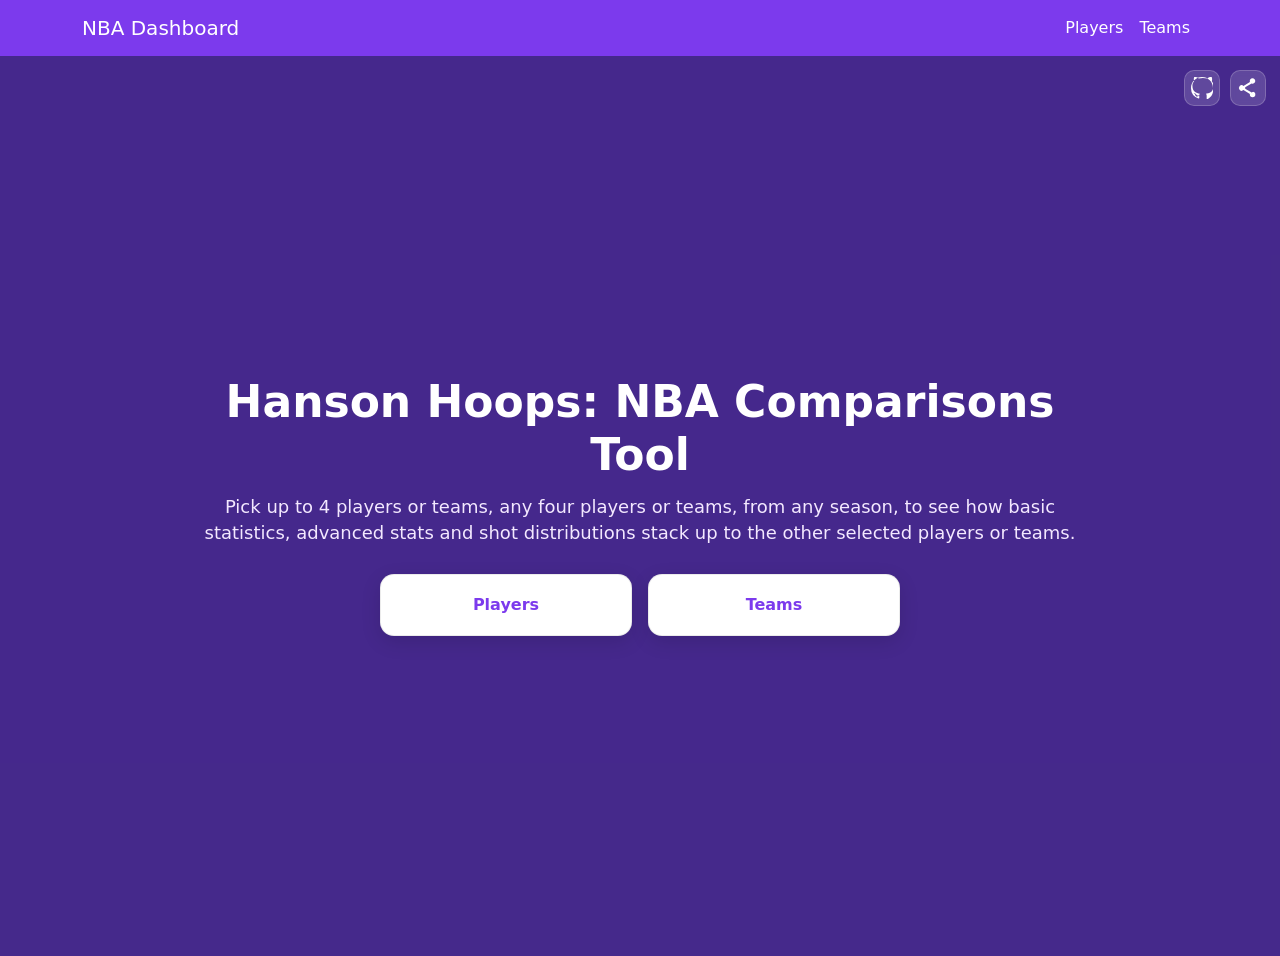
<file: hanson-hoops/comparisons/index.html>
<!doctype html>
<html lang="en">
  <head>
    <meta charset="UTF-8" />
    <link rel="icon" type="image/svg+xml" href="/hanson-hoops/vite.svg" />
    <meta name="viewport" content="width=device-width, initial-scale=1.0" />
    <title>Vite + React</title>
    <script type="module" crossorigin src="/hanson-hoops/assets/index-DS7T66ua.js"></script>
    <link rel="stylesheet" crossorigin href="/hanson-hoops/assets/index-TkfKYmRw.css">
  </head>
  <body>
    <div id="root"></div>
  </body>
</html>
</file>
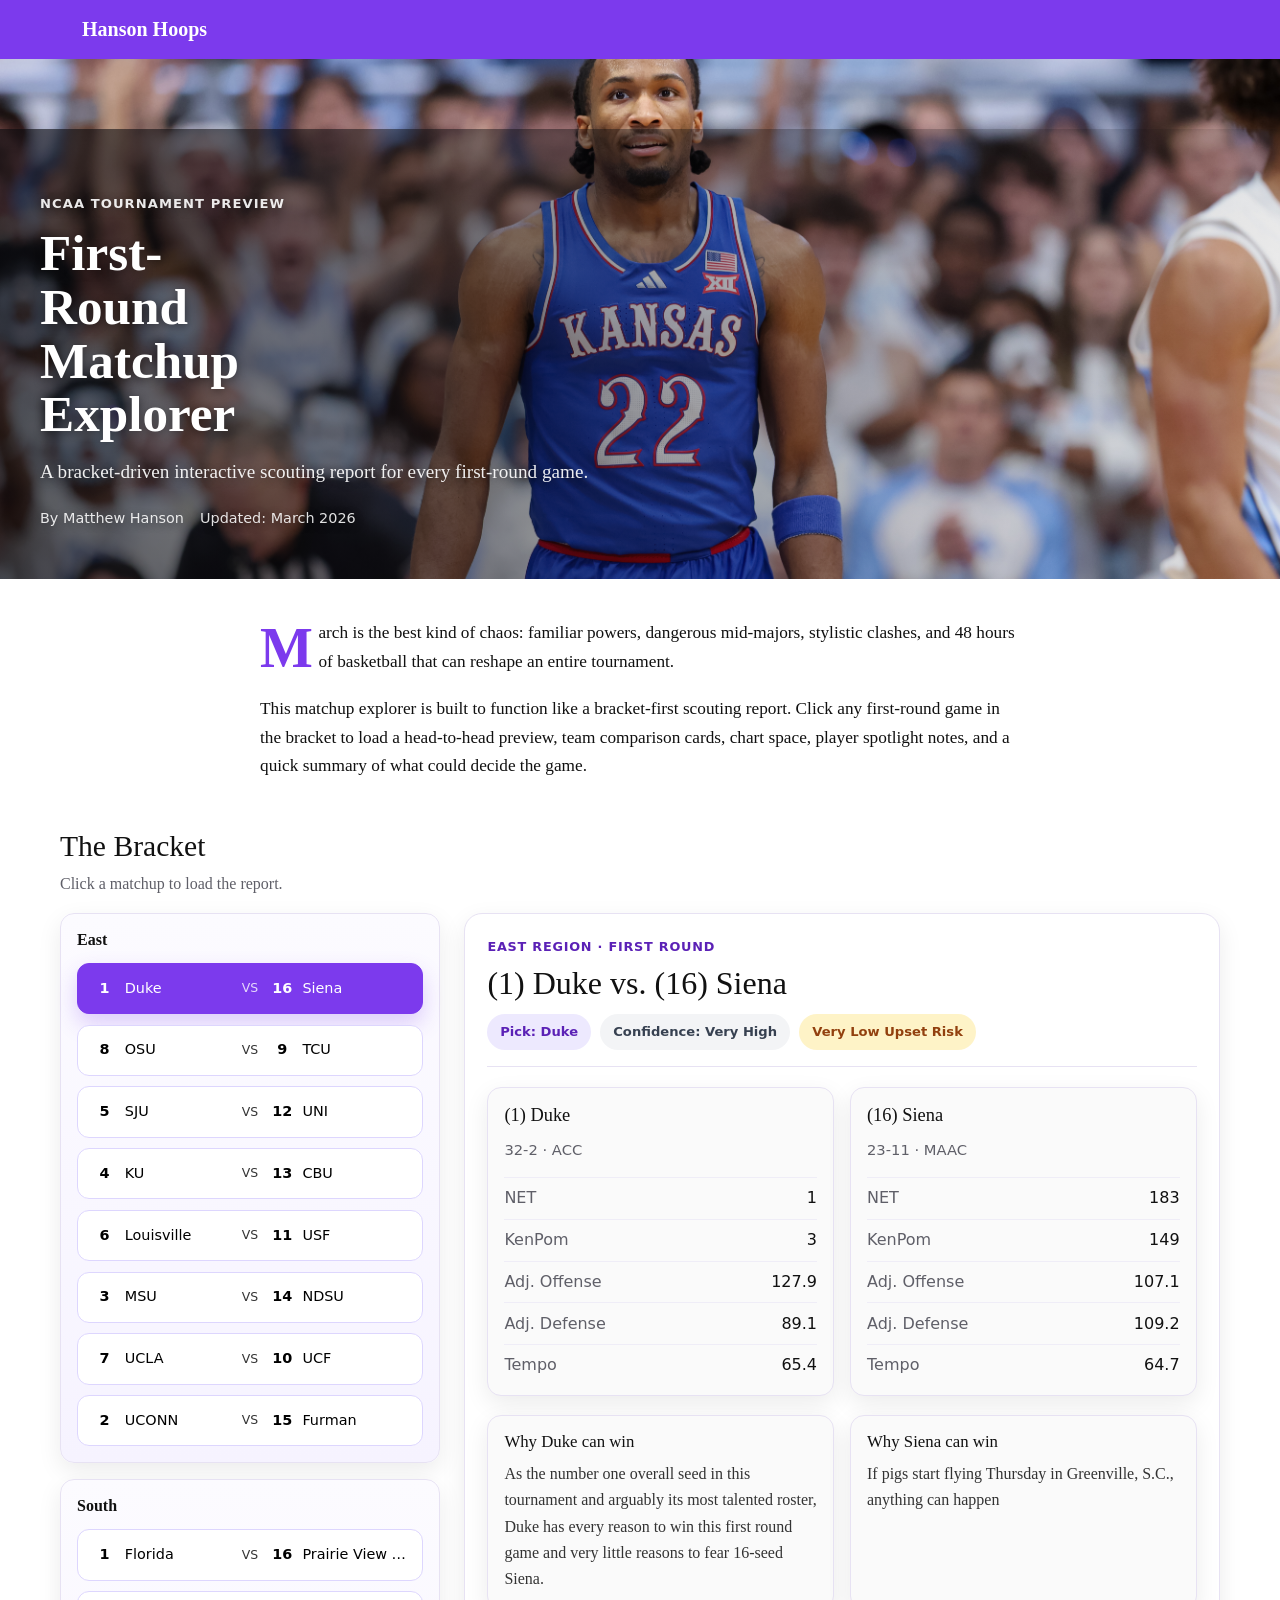
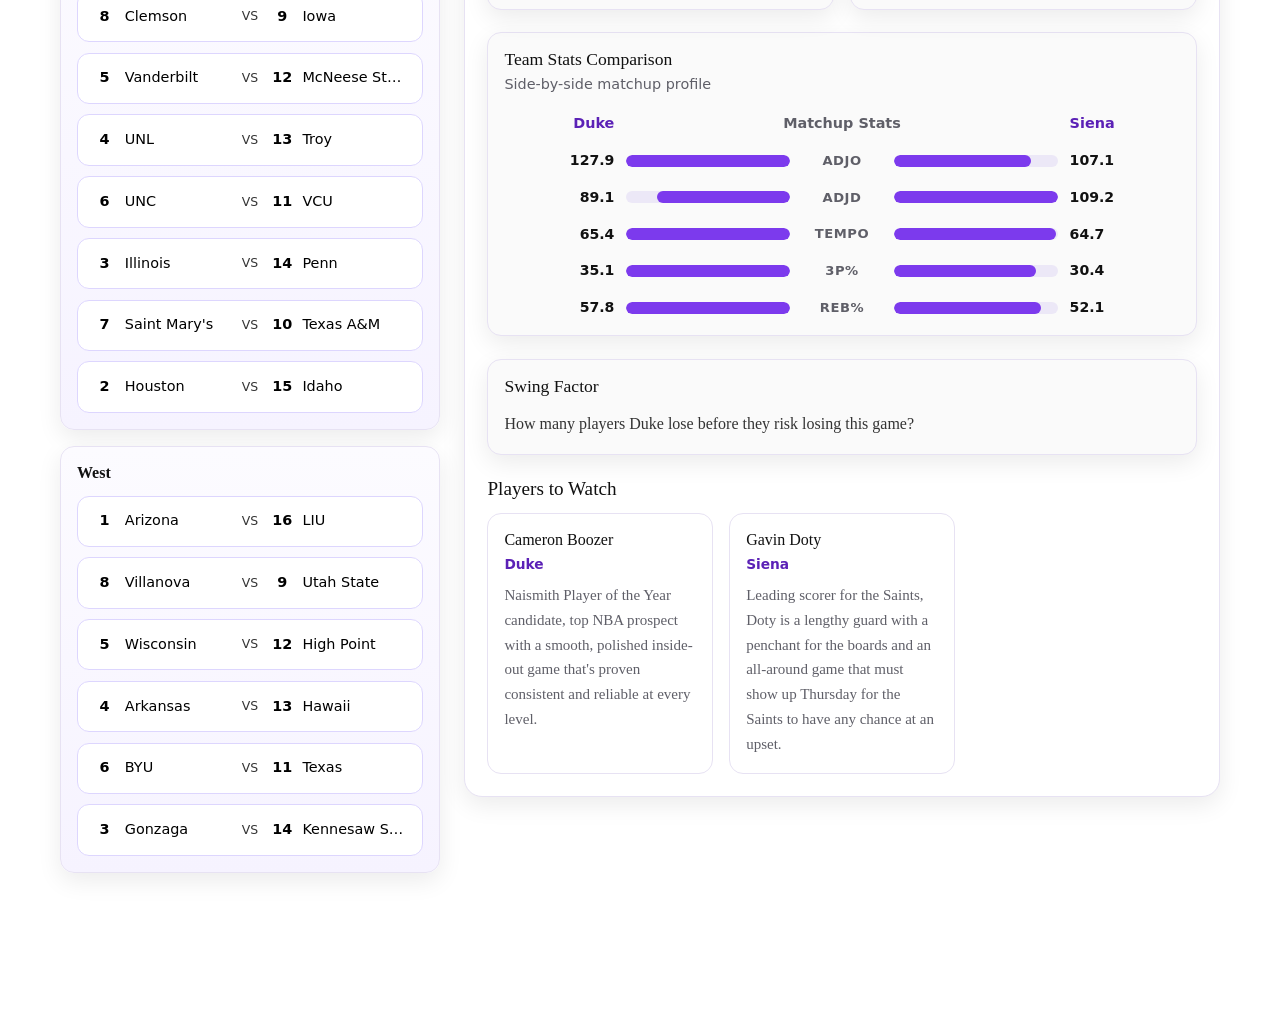
<file: hanson-hoops/march-madness/index.html>
<!DOCTYPE html>
<html lang="en">
<head>
  <meta charset="UTF-8" />
  <title>NCAA Tournament Matchup Explorer — Hanson Hoops</title>
  <meta name="viewport" content="width=device-width, initial-scale=1.0" />

  <link href="https://cdn.jsdelivr.net/npm/bootstrap@5.3.2/dist/css/bootstrap.min.css" rel="stylesheet">
  <link rel="stylesheet" href="css/styles.css" />
  <script src="https://d3js.org/d3.v7.min.js"></script>
</head>
<body>

  <nav class="navbar navbar-expand-lg">
    <div class="container">
      <a class="navbar-brand" href="/hanson-hoops/index.html">Hanson Hoops</a>
    </div>
  </nav>

  <header class="hero-bracket" style="background-image:url('../assets/darrynpeterson.jpg');">
    <a class="hero-link" href="../assets/darrynpeterson.jpg" target="_blank" rel="noopener" aria-label="Open hero image">
      <div class="hero-overlay">
        <div class="hero-inner">
          <p class="eyebrow">NCAA Tournament Preview</p>
          <h1>First-Round Matchup Explorer</h1>
          <p class="dek">
            A bracket-driven interactive scouting report for every first-round game.
          </p>
          <div class="hero-meta">
            <span>By Matthew Hanson</span>
            <span>Updated: March 2026</span>
          </div>
        </div>
      </div>
    </a>
  </header>

  <main class="story-shell">
    <section class="intro-copy">
      <div class="text-col">
        <p class="dropcap">
          March is the best kind of chaos: familiar powers, dangerous mid-majors, stylistic clashes,
          and 48 hours of basketball that can reshape an entire tournament.
        </p>
        <p>
          This matchup explorer is built to function like a bracket-first scouting report. Click any first-round game
          in the bracket to load a head-to-head preview, team comparison cards, chart space, player spotlight notes,
          and a quick summary of what could decide the game.
        </p>
      </div>
    </section>

    <!-- <section class="explainer-strip">
      <div class="explainer-card">
        <h3>How to use this page</h3>
        <p>Click any matchup in the bracket to update the scouting report panel.</p>
      </div>
      <div class="explainer-card">
        <h3>What matters most</h3>
        <p>Team quality, shot profile, rebounding, turnover margin, and pace control.</p>
      </div>
      <div class="explainer-card">
        <h3>How I made my picks</h3>
        <p>Each preview balances team strength, matchup context, and upset potential.</p>
      </div>
    </section> -->

    <section class="bracket-explorer" id="bracket-explorer">
      <div class="section-header">
        <h2>The Bracket</h2>
        <p>Click a matchup to load the report.</p>
      </div>

      <div class="explorer-layout">
        <aside class="bracket-panel" id="bracket-panel">
          <!-- JS injects regions + matchup buttons here -->
        </aside>

        <article class="matchup-panel" id="matchup-panel">
          <div class="matchup-header">
            <p class="kicker" id="matchup-kicker">South Region · First Round</p>
            <h2 id="matchup-title">(1) Team A vs. (16) Team B</h2>

            <div class="pick-badges">
              <span class="badge-chip pick" id="pick-badge">Pick: Team A</span>
              <span class="badge-chip confidence" id="confidence-badge">Confidence: High</span>
              <span class="badge-chip upset" id="upset-badge">Low Upset Risk</span>
            </div>
          </div>

          <div class="quick-facts-grid" id="quick-facts-grid">
            <!-- JS injects team cards -->
          </div>

          <div class="matchup-copy two-col">
            <div class="copy-block">
              <h3 id="team1-why-title">Why Team A can win</h3>
              <p id="team1-why-text"></p>
            </div>

            <div class="copy-block">
              <h3 id="team2-why-title">Why Team B can win</h3>
              <p id="team2-why-text"></p>
            </div>
          </div>

          <section class="stats-comparison-card">
            <div class="section-subhead">
              <h3>Team Stats Comparison</h3>
              <p>Side-by-side matchup profile</p>
            </div>

            <div class="stats-compare-header" id="stats-compare-header">
              <!-- JS injects team names -->
            </div>

            <div class="stats-compare-body" id="stats-compare-body">
              <!-- JS injects mirrored stat bars -->
            </div>
          </section>

          <section class="swing-factor-card">
            <div class="section-subhead">
              <h3>Swing Factor</h3>
            </div>
            <p id="swing-factor-text"></p>
          </section>

          <div class="player-spotlight">
            <h3>Players to Watch</h3>
            <div class="player-cards" id="player-cards"></div>
          </div>
        </article>
      </div>
    </section>

    <!-- <section class="methodology">
      <h2>What’s in each matchup</h2>
      <p>
        Each preview includes team snapshot stats, matchup-specific context, reusable chart shells,
        and quick written analysis designed for fast scanning during tournament week.
      </p>
    </section>

    <section class="conference-trends">
      <h2>Conference and style context</h2>
      <div class="chart-grid two-up">
        <div class="chart-card">
          <h3>Conference strength</h3>
          <p class="placeholder-copy">Optional later module.</p>
        </div>
        <div class="chart-card">
          <h3>Play style trends</h3>
          <p class="placeholder-copy">Optional later module.</p>
        </div>
      </div>
    </section>

    <section class="upset-watch">
      <h2>Upset Watch</h2>
      <div class="cards-grid">
        <article class="summary-card">
          <h3>Best 12-over-5 candidate</h3>
          <p>Placeholder summary card.</p>
        </article>
        <article class="summary-card">
          <h3>Most volatile 8-9 game</h3>
          <p>Placeholder summary card.</p>
        </article>
        <article class="summary-card">
          <h3>Safest top seed</h3>
          <p>Placeholder summary card.</p>
        </article>
      </div>
    </section>

    <section class="closing-notes">
      <h2>Final Thoughts</h2>
      <p>
        Tournament previews are always part model, part feel, and part willingness to embrace chaos.
        The point is not to eliminate uncertainty. It’s to understand where it lives.
      </p>
    </section> -->
  </main>

  <script src="js/data.js"></script>
  <script src="js/app.js"></script>
</body>
</html>
</file>
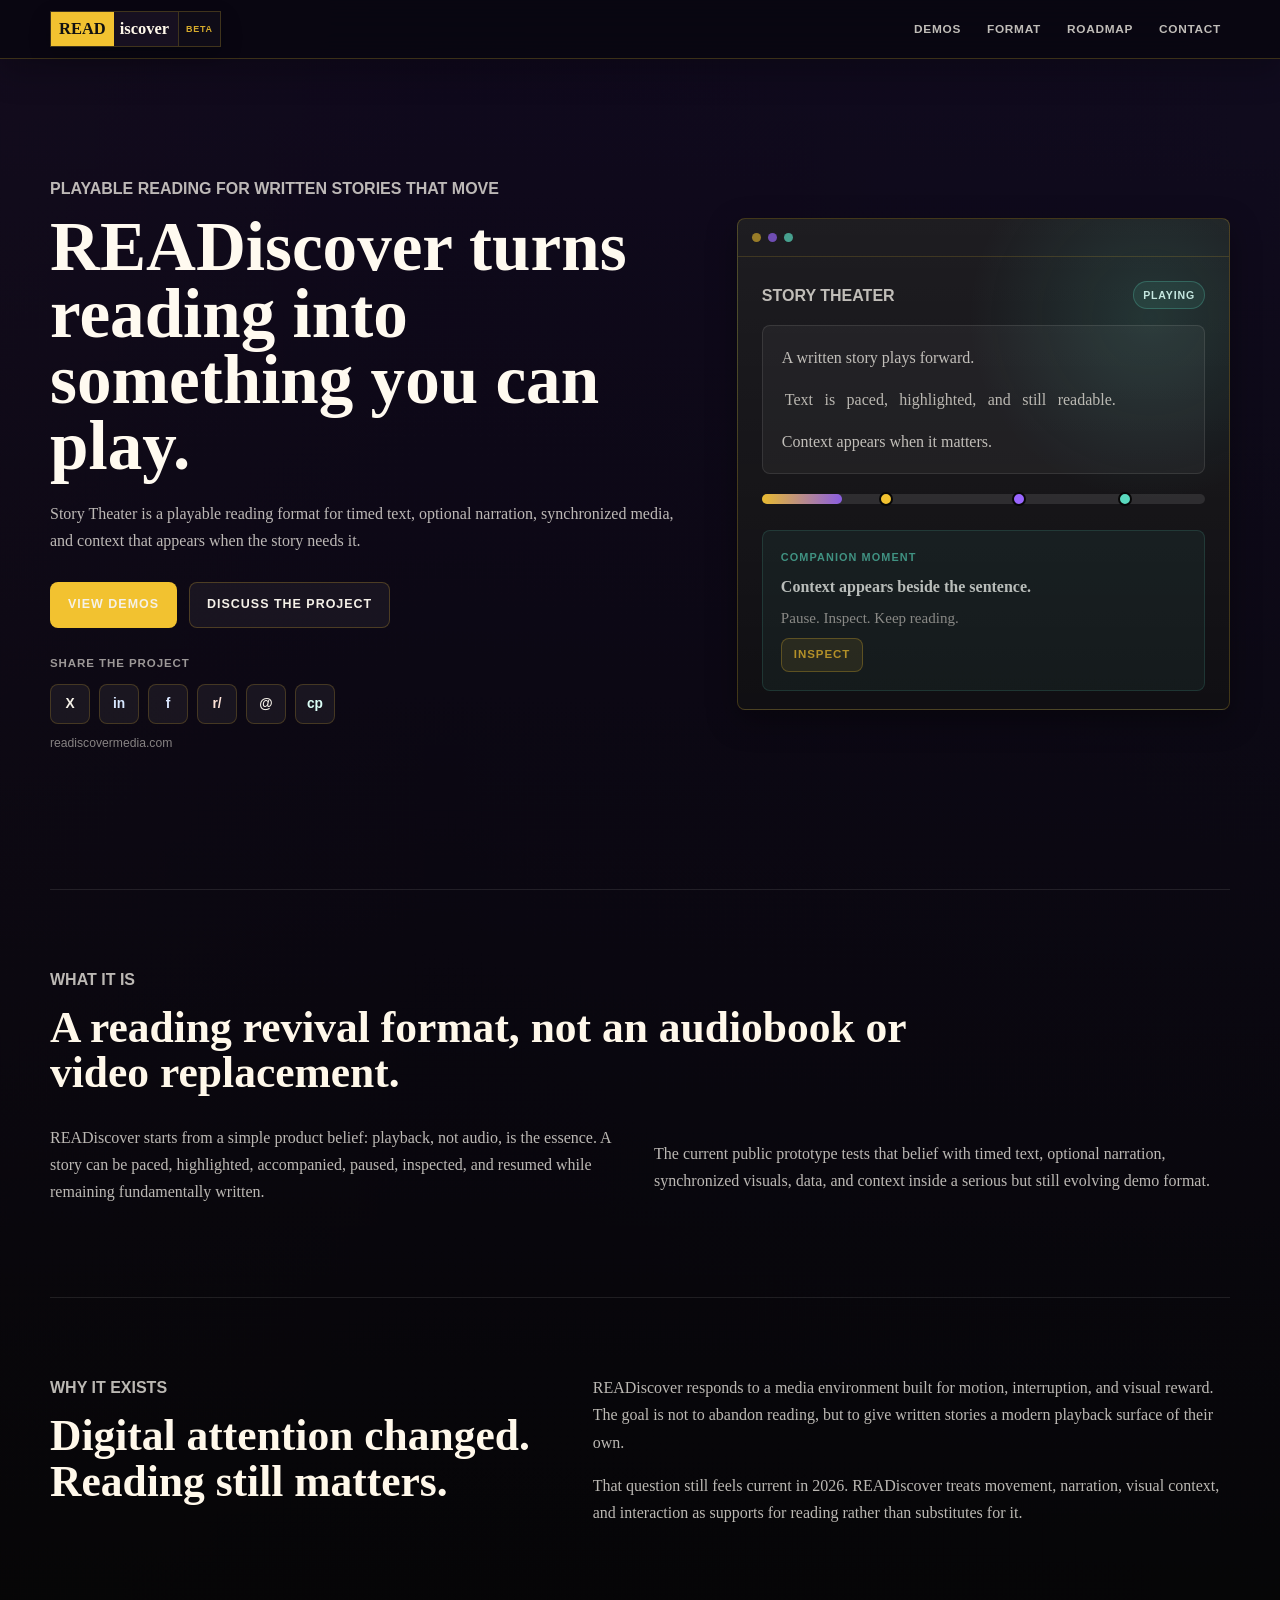
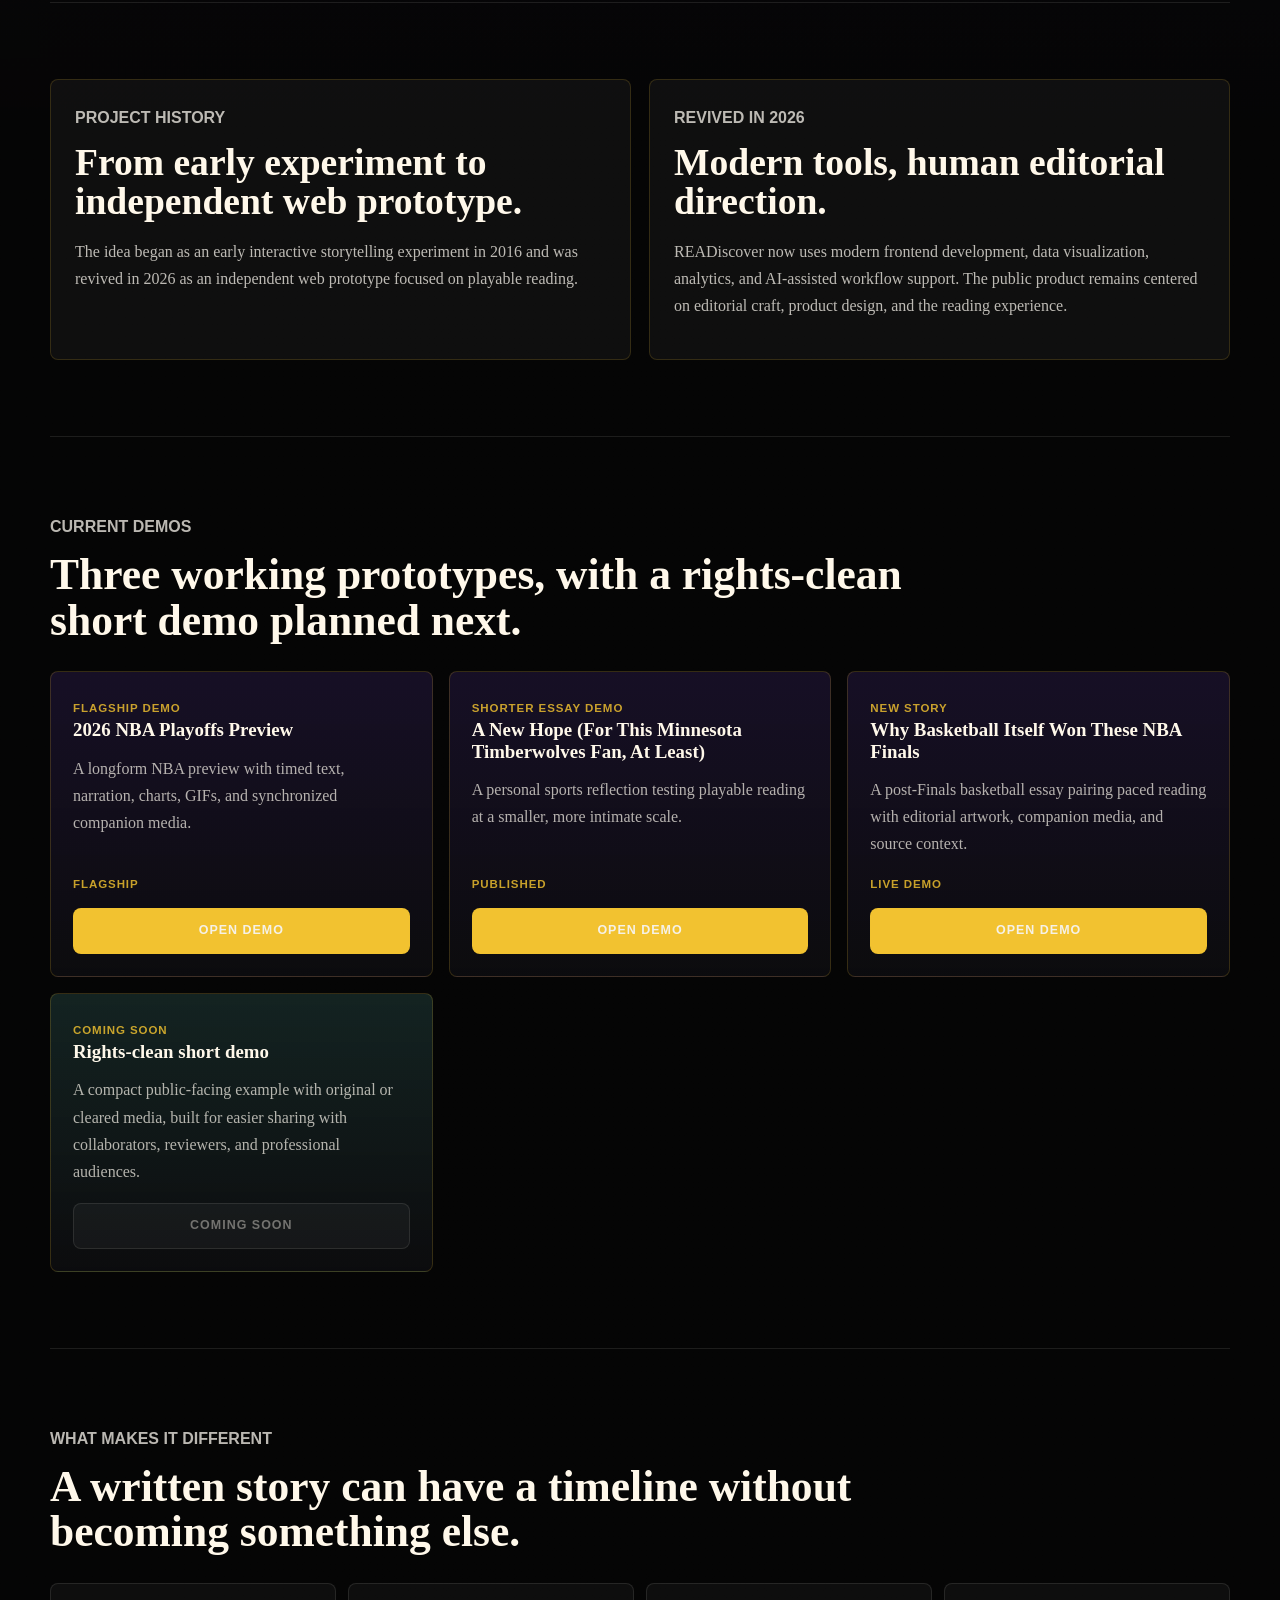
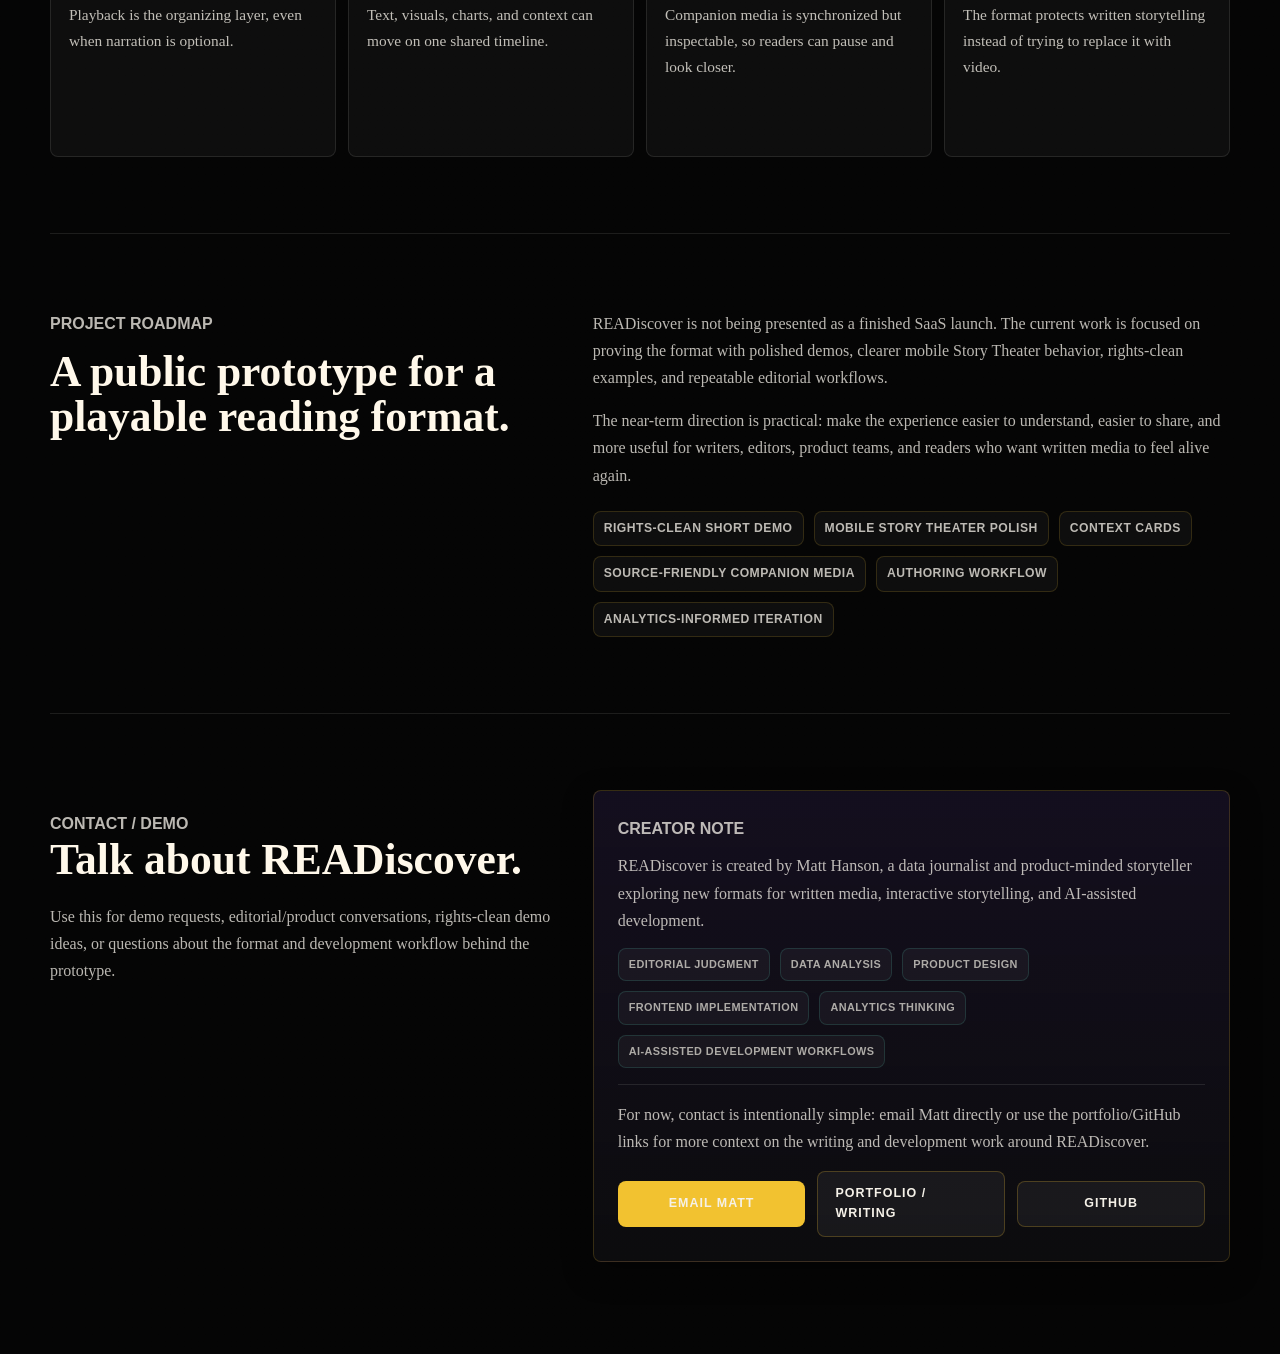
<file: hanson-hoops/readiscover/index.html>
<!doctype html>
<html lang="en">
  <head>
    <meta charset="UTF-8" />
    <link rel="icon" type="image/svg+xml" href="/hanson-hoops/readiscover/favicon.svg" />
    <meta name="viewport" content="width=device-width, initial-scale=1.0" />
    <title>READiscover Media</title>
    <style>
      /* This inline CSS exists so the first paint already looks branded before
         Vite has loaded the real stylesheet bundle. */
      :root {
        color-scheme: dark;
      }

      html,
      body {
        margin: 0;
        min-height: 100%;
        background:
          radial-gradient(circle at top, rgba(242, 194, 48, 0.12), transparent 24%),
          radial-gradient(circle at 85% 20%, rgba(242, 194, 48, 0.08), transparent 18%),
          #080808;
        color: #f5f1e8;
      }

      body.rd-app-mounted #boot-splash {
        opacity: 0;
        pointer-events: none;
      }

      #boot-splash {
        position: fixed;
        inset: 0;
        z-index: 9999;
        display: grid;
        place-items: center;
        padding: 32px 20px;
        transition: opacity 180ms ease;
      }

      .rd-instant-boot__panel {
        width: min(420px, 100%);
        padding: 24px 22px;
        border: 1px solid rgba(242, 194, 48, 0.18);
        border-radius: 24px;
        background:
          linear-gradient(180deg, rgba(18, 18, 18, 0.96), rgba(10, 10, 10, 0.92)),
          rgba(10, 10, 10, 0.92);
        box-shadow:
          0 20px 50px rgba(0, 0, 0, 0.32),
          0 0 0 1px rgba(242, 194, 48, 0.05);
        backdrop-filter: blur(14px);
      }

      .rd-instant-boot__eyebrow {
        margin: 0 0 8px;
        color: #f2c230;
        font: 700 0.74rem/1.2 Arial, Helvetica, sans-serif;
        letter-spacing: 0.08em;
        text-transform: uppercase;
      }

      .rd-instant-boot__title {
        margin: 0 0 10px;
        color: #f5f1e8;
        font-size: clamp(1.5rem, 4vw, 2rem);
        line-height: 1.06;
      }

      .rd-instant-boot__copy {
        margin: 0;
        color: rgba(245, 241, 232, 0.74);
        font: 400 0.96rem/1.6 Georgia, "Times New Roman", serif;
      }
    </style>
    <script type="module" crossorigin src="/hanson-hoops/readiscover/assets/index-B3TxJnET.js"></script>
    <link rel="modulepreload" crossorigin href="/hanson-hoops/readiscover/assets/jsx-runtime-DPurpXpC.js">
    <link rel="stylesheet" crossorigin href="/hanson-hoops/readiscover/assets/index-C8msRYGg.css">
  </head>
  <body>
    <div id="boot-splash" aria-live="polite">
      <div class="rd-instant-boot__panel">
        <p class="rd-instant-boot__eyebrow">READiscover</p>
        <h1 class="rd-instant-boot__title" id="boot-splash-title">Loading READiscover Media</h1>
        <p class="rd-instant-boot__copy" id="boot-splash-copy">
          Preparing the landing page, demo links, and project overview.
        </p>
      </div>
    </div>
    <div id="root"></div>
    <script>
      (function () {
        // Duplicate a tiny amount of route logic here so the pre-React splash can
        // show the right loading title even before the app bundle executes.
        const titleNode = document.getElementById("boot-splash-title");
        const copyNode = document.getElementById("boot-splash-copy");
        if (!titleNode || !copyNode) {
          return;
        }

        const normalizeBasePath = function (basePath) {
          if (!basePath || basePath === "/") {
            return "/";
          }

          return basePath.endsWith("/") ? basePath : basePath + "/";
        };
        const normalizeRoutePath = function (routePath) {
          const normalizedPath = String(routePath || "/").replace(/\/{2,}/g, "/").trim();

          if (!normalizedPath || normalizedPath === "/") {
            return "/";
          }

          const withLeadingSlash = normalizedPath.startsWith("/") ? normalizedPath : "/" + normalizedPath;

          return withLeadingSlash.endsWith("/")
            ? withLeadingSlash.slice(0, -1)
            : withLeadingSlash;
        };
        const stripBasePath = function (pathname, basePath) {
          const normalizedPath = normalizeRoutePath(pathname);
          const normalizedBasePath = normalizeBasePath(basePath);

          if (normalizedBasePath === "/") {
            return normalizedPath;
          }

          const basePrefix = normalizedBasePath.replace(/\/$/, "");

          if (!normalizedPath.startsWith(basePrefix)) {
            return normalizedPath;
          }

          return normalizeRoutePath(normalizedPath.slice(basePrefix.length) || "/");
        };
        const getRoutePathFromHash = function (hash) {
          const normalizedHash = String(hash || "").replace(/^#/, "").trim();
          return normalizedHash ? normalizeRoutePath(normalizedHash) : "/";
        };

        const basePath = "/hanson-hoops/readiscover/";
        const pathRoute = stripBasePath(window.location.pathname, basePath);
        const hashRoute = window.location.hash ? getRoutePathFromHash(window.location.hash) : null;
        const activeRoute = hashRoute || pathRoute;
        const usesLegacyStoryBase = normalizeBasePath(basePath) === "/hanson-hoops/readiscover/";
        const isChartsSandbox = pathRoute === "/charts-sandbox" || hashRoute === "/charts-sandbox";
        const isStoryRoute = activeRoute.indexOf("/stories/") === 0
          || (usesLegacyStoryBase && activeRoute === "/");

        titleNode.textContent = isChartsSandbox
          ? "Loading charts sandbox"
          : isStoryRoute
            ? "Loading story theater"
            : "Loading READiscover Media";

        copyNode.textContent = isChartsSandbox
          ? "Preparing the chart review surface and data views."
          : isStoryRoute
            ? "Preparing the playback shell, text cues, and active media stage."
            : "Preparing the landing page, demo links, and project overview.";
      }());
    </script>
  </body>
</html>
</file>
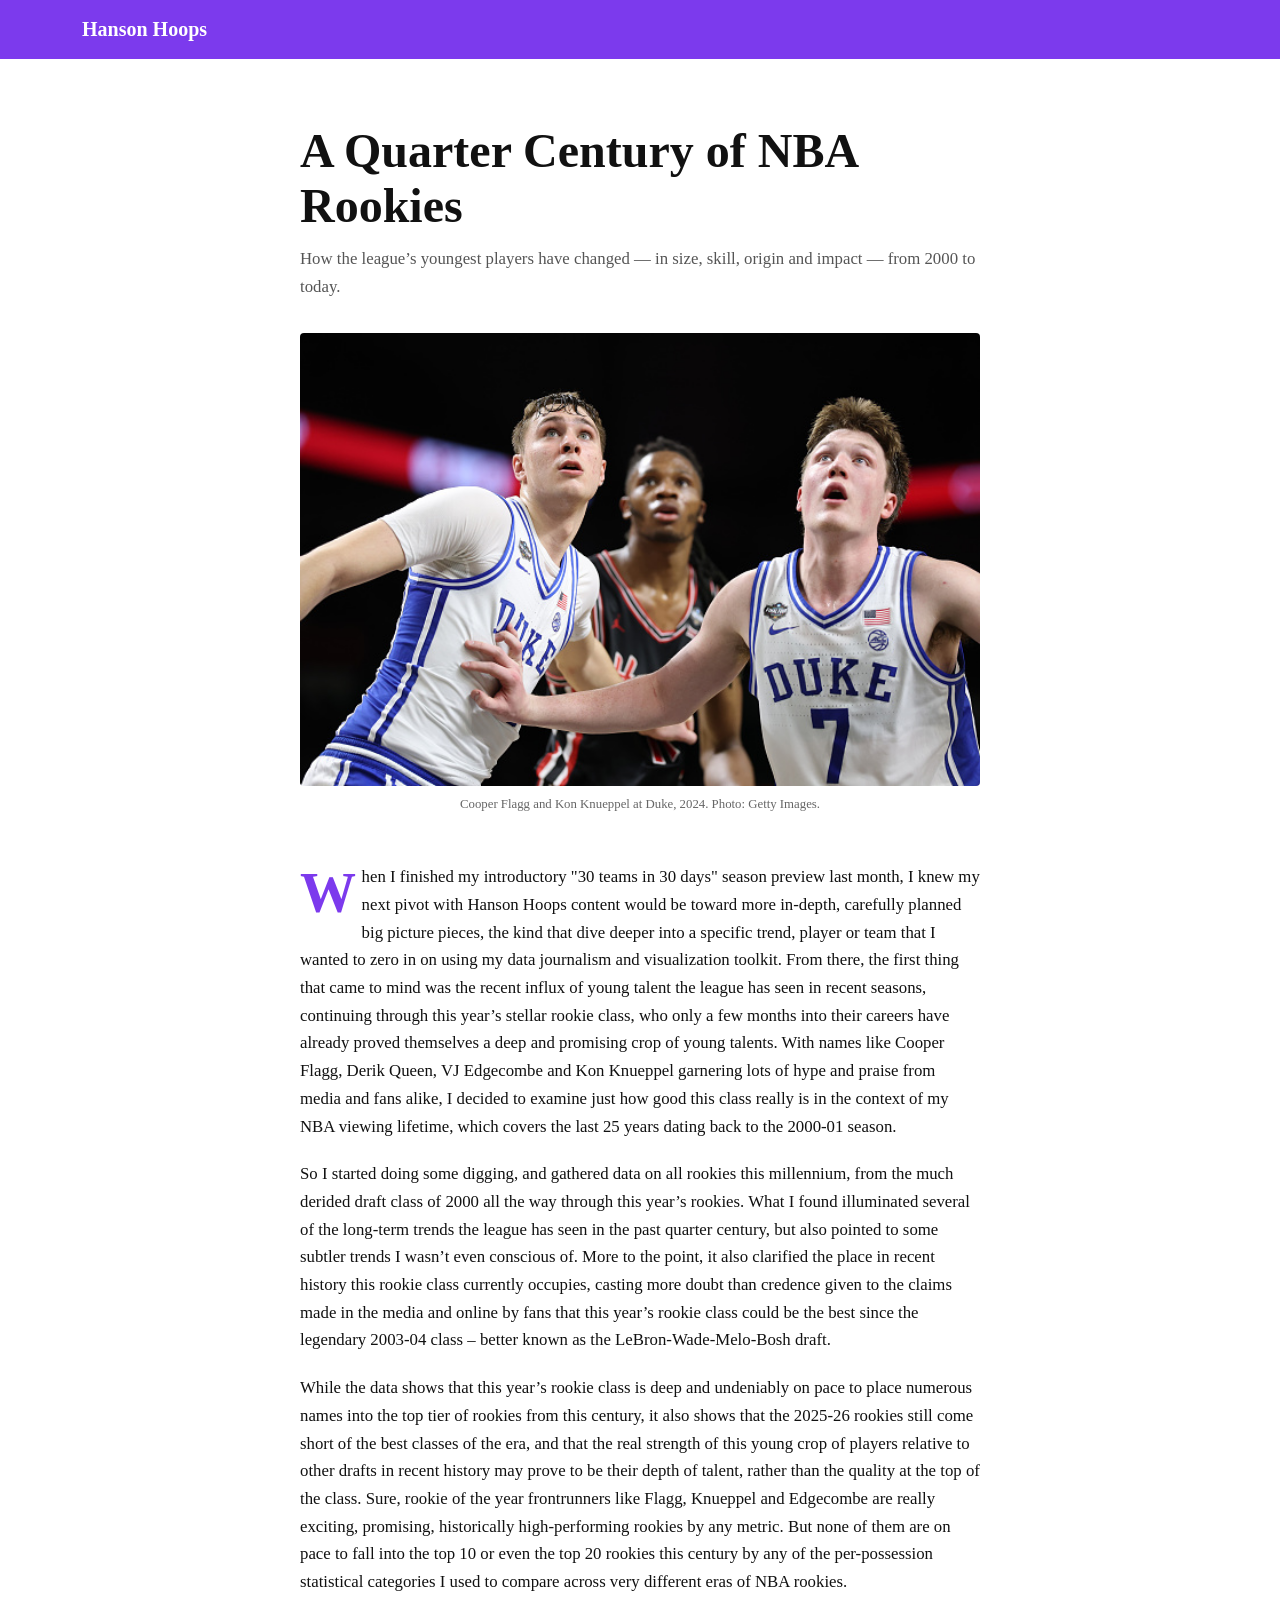
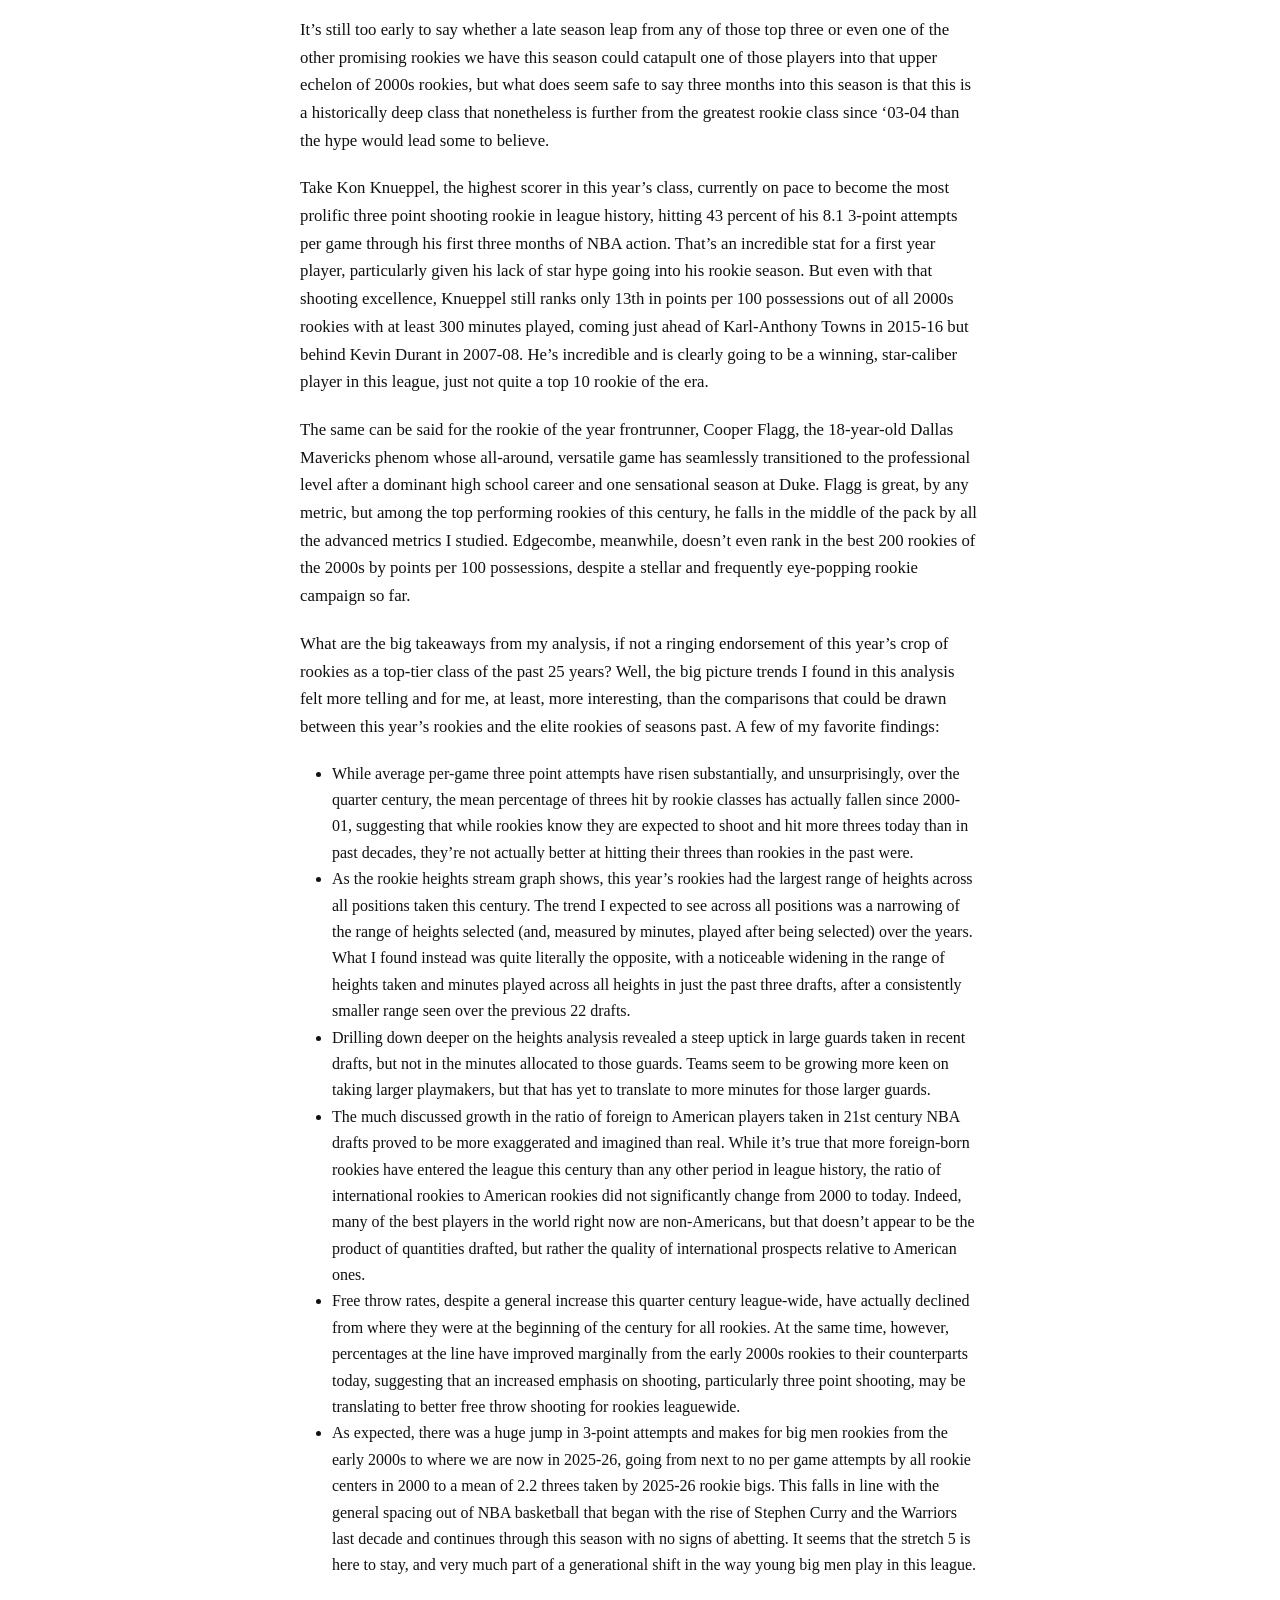
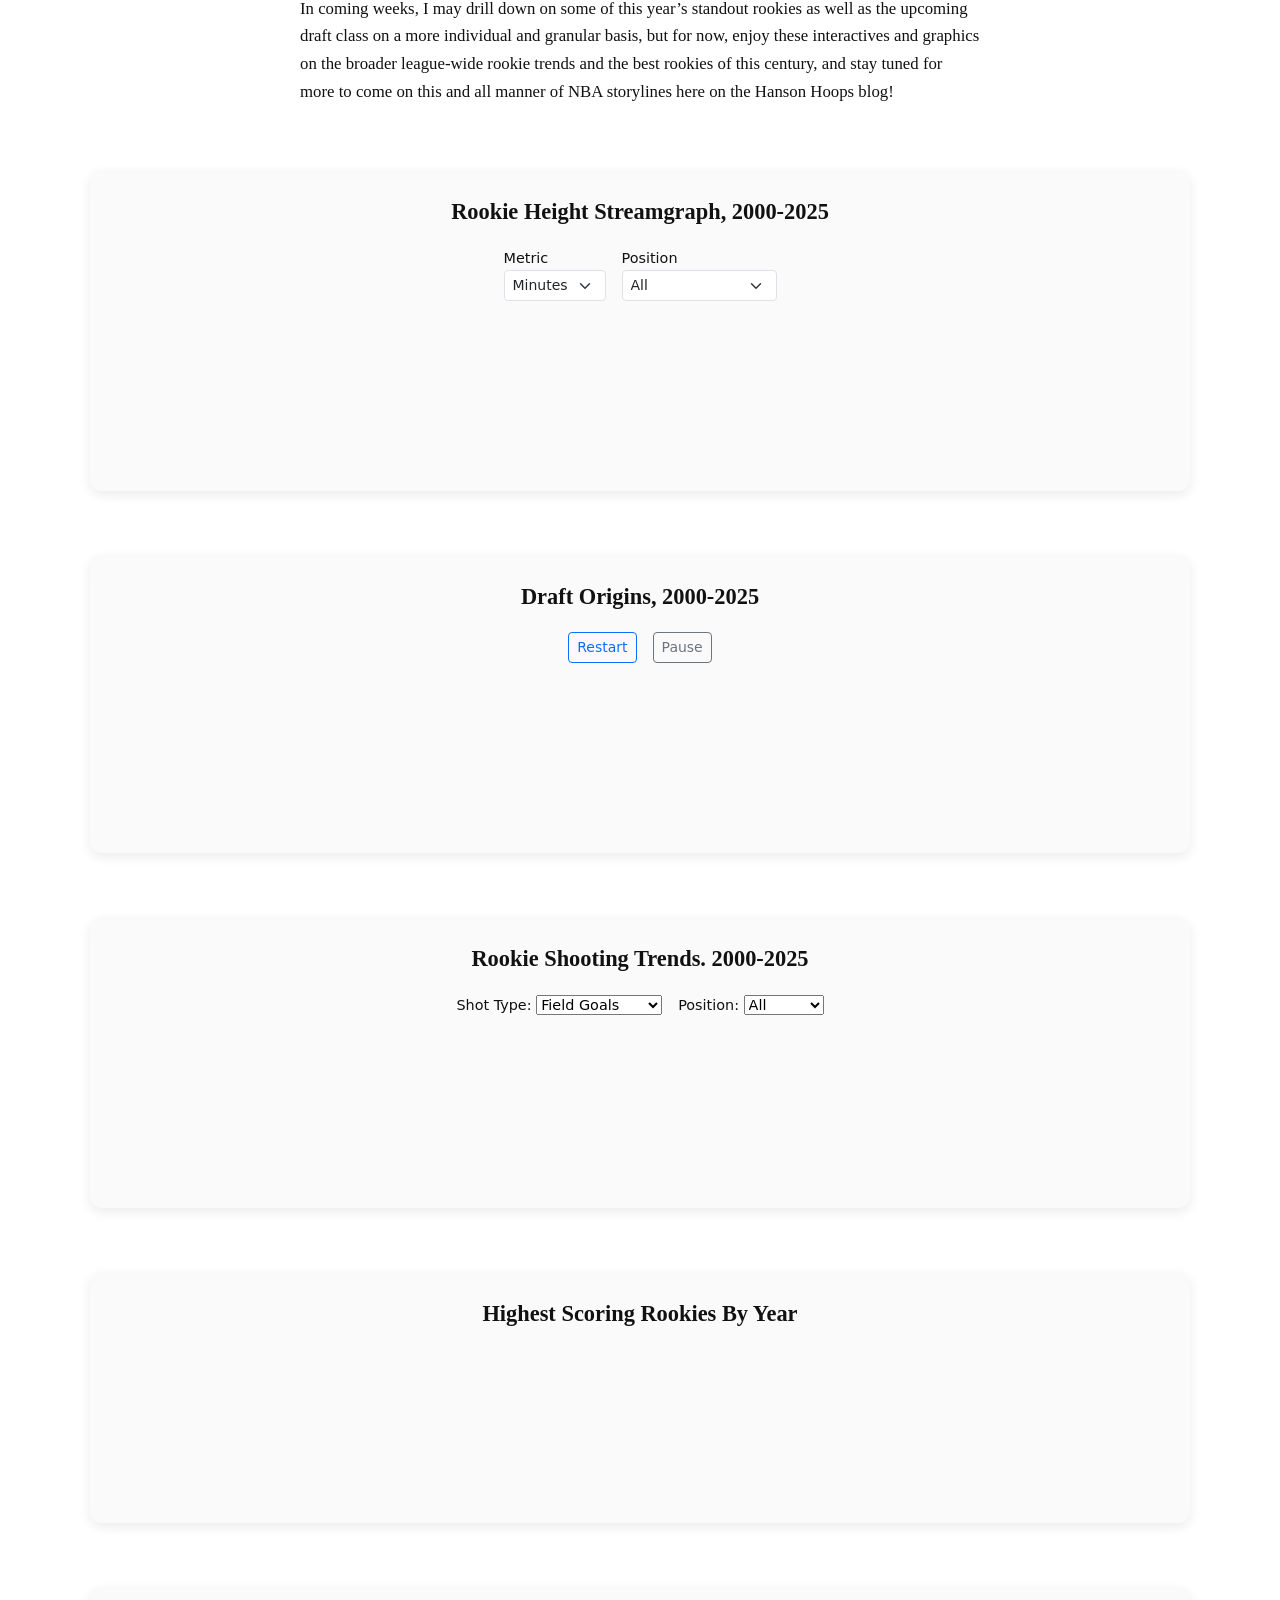
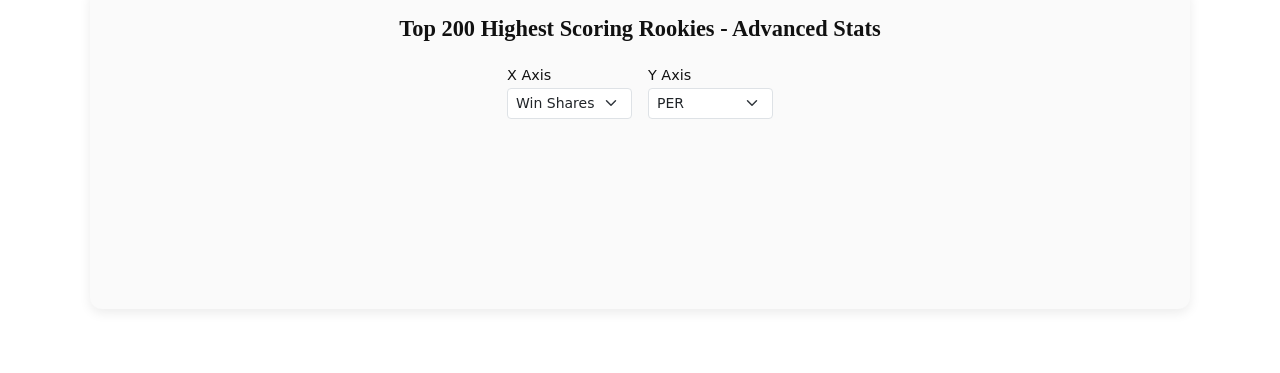
<file: hanson-hoops/rookies/index.html>
<!DOCTYPE html>
<html lang="en">
<head>
  <meta charset="UTF-8" />
  <title>A Quarter Century of NBA Rookies — Hanson Hoops</title>
  <meta name="viewport" content="width=device-width, initial-scale=1.0" />

  <link href="https://cdn.jsdelivr.net/npm/bootstrap@5.3.2/dist/css/bootstrap.min.css" rel="stylesheet">
  <script src="https://d3js.org/d3.v7.min.js"></script>

  <style>
    :root {
      --app-primary: #7c3aed;
    }

    body {
      font-family: Georgia, "Times New Roman", serif;
      background-color: #ffffff;
      color: #111;
      line-height: 1.65;
    }

    .navbar {
      background-color: var(--app-primary);
    }

    .navbar .navbar-brand {
      color: white !important;
      font-weight: 600;
    }

    /* ===== Story body ===== */
    .story {
      max-width: 720px;
      margin: 4rem auto;
      padding: 0 1.25rem;
    }

    .story-title {
      font-size: 3rem;
      font-weight: 700;
      line-height: 1.15;
      margin-bottom: 0.75rem;
    }

    .story-dek {
      font-size: 1.25rem;
      color: #555;
      margin-bottom: 2rem;
    }

    .lead-art {
      margin: 2rem auto 3rem;
      max-width: 720px;
      text-align: center;
    }

    .lead-art img {
      width: 100%;
      height: auto;
      display: block;
      border-radius: 4px;
    }

    .lead-art figcaption {
      font-size: 0.8rem;
      color: #666;
      margin-top: 0.5rem;
    }

    .story p {
      font-size: 1.05rem;
      margin-bottom: 1.25rem;
    }

    .story p.story-lead::first-letter {
      float: left;
      font-size: 3.5rem;
      line-height: 1;
      font-weight: bold;
      color: var(--app-primary);
      padding-right: 0.35rem;
      padding-top: 0.1rem;
    }

    .story h2 {
      margin-top: 3rem;
      margin-bottom: 1rem;
      font-size: 1.75rem;
      font-weight: 700;
    }

    /* ===== Charts ===== */
    .chart-card {
      background: #fafafa;
      border-radius: 12px;
      box-shadow: 0 4px 12px rgba(0,0,0,0.08);
      padding: 1.5rem;
      max-width: 1100px;
      margin: 4rem auto;
    }

    .chart-title {
      font-size: 1.4rem;
      font-weight: 600;
      margin-bottom: 1rem;
      text-align: center;
    }

    .controls {
      display: flex;
      justify-content: center;
      gap: 1rem;
      margin-bottom: 1rem;
      flex-wrap: wrap;
      font-family: system-ui, sans-serif;
      font-size: 0.9rem;
    }

    svg {
      width: 100%;
      height: auto;
      display: block;
    }

    .tooltip {
      position: absolute;
      background: white;
      border: 1px solid #ccc;
      padding: 6px 8px;
      border-radius: 4px;
      pointer-events: none;
      font-size: 12px;
      opacity: 0;
      box-shadow: 0 2px 4px rgba(0,0,0,0.15);
    }
  </style>
</head>
<body>

<nav class="navbar navbar-expand-lg">
  <div class="container">
    <a class="navbar-brand" href="/hanson-hoops/index.html">Hanson Hoops</a>
  </div>
</nav>

<main class="story">
  <h1 class="story-title">A Quarter Century of NBA Rookies</h1>
  <p class="story-dek">How the league’s youngest players have changed — in size, skill, origin and impact — from 2000 to today.</p>

  <figure class="lead-art">
    <img src="../assets/flagg_and_kon.jpg" alt="Cooper Flagg and Kon Knueppel">
    <figcaption>Cooper Flagg and Kon Knueppel at Duke, 2024. Photo: Getty Images.</figcaption>
  </figure>
  
  <p class="story-lead">
    When I finished my introductory "30 teams in 30 days" season preview last month, I knew my next pivot with Hanson Hoops content would be toward more in-depth, carefully planned big picture pieces, the kind that dive deeper into a specific trend, player or team that I wanted to zero in on using my data journalism and visualization toolkit. From there, the first thing that came to mind was the recent influx of young talent the league has seen in recent seasons, continuing through this year’s stellar rookie class, who only a few months into their careers have already proved themselves a deep and promising crop of young talents. With names like Cooper Flagg, Derik Queen, VJ Edgecombe and Kon Knueppel garnering lots of hype and praise from media and fans alike, I decided to examine just how good this class really is in the context of my NBA viewing lifetime, which covers the last 25 years dating back to the 2000-01 season. 
  </p>
  <p>
    So I started doing some digging, and gathered data on all rookies this millennium, from the much derided draft class of 2000 all the way through this year’s rookies. What I found illuminated several of the long-term trends the league has seen in the past quarter century, but also pointed to some subtler trends I wasn’t even conscious of. More to the point, it also clarified the place in recent history this rookie class currently occupies, casting more doubt than credence given to the claims made in the media and online by fans that this year’s rookie class could be the best since the legendary 2003-04 class – better known as the LeBron-Wade-Melo-Bosh draft.
  </p>
  <p>
    While the data shows that this year’s rookie class is deep and undeniably on pace to place numerous names into the top tier of rookies from this century, it also shows that the 2025-26 rookies still come short of the best classes of the era, and that the real strength of this young crop of players relative to other drafts in recent history may prove to be their depth of talent, rather than the quality at the top of the class. Sure, rookie of the year frontrunners like Flagg, Knueppel and Edgecombe are really exciting, promising, historically high-performing rookies by any metric. But none of them are on pace to fall into the top 10 or even the top 20 rookies this century by any of the per-possession statistical categories I used to compare across very different eras of NBA rookies.
  </p>
  <p>
    It’s still too early to say whether a late season leap from any of those top three or even one of the other promising rookies we have this season could catapult one of those players into that upper echelon of 2000s rookies, but what does seem safe to say three months into this season is that this is a historically deep class that nonetheless is further from the greatest rookie class since ‘03-04 than the hype would lead some to believe.
  </p>
  <p>
    Take Kon Knueppel, the highest scorer in this year’s class, currently on pace to become the most prolific three point shooting rookie in league history, hitting 43 percent of his 8.1 3-point attempts per game through his first three months of NBA action. That’s an incredible stat for a first year player, particularly given his lack of star hype going into his rookie season. But even with that shooting excellence, Knueppel still ranks only 13th in points per 100 possessions out of all 2000s rookies with at least 300 minutes played, coming just ahead of Karl-Anthony Towns in 2015-16 but behind Kevin Durant in 2007-08. He’s incredible and is clearly going to be a winning, star-caliber player in this league, just not quite a top 10 rookie of the era.
  </p>
  <p>
    The same can be said for the rookie of the year frontrunner, Cooper Flagg, the 18-year-old Dallas Mavericks phenom whose all-around, versatile game has seamlessly transitioned to the professional level after a dominant high school career and one sensational season at Duke. Flagg is great, by any metric, but among the top performing rookies of this century, he falls in the middle of the pack by all the advanced metrics I studied. Edgecombe, meanwhile, doesn’t even rank in the best 200 rookies of the 2000s by points per 100 possessions, despite a stellar and frequently eye-popping rookie campaign so far.
  </p>
  <p>
    What are the big takeaways from my analysis, if not a ringing endorsement of this year’s crop of rookies as a top-tier class of the past 25 years? Well, the big picture trends I found in this analysis felt more telling and for me, at least, more interesting, than the comparisons that could be drawn between this year’s rookies and the elite rookies of seasons past. A few of my favorite findings:
  </p>
  <ul>
    <li>While average per-game three point attempts have risen substantially, and unsurprisingly, over the quarter century, the mean percentage of threes hit by rookie classes has actually fallen since 2000-01, suggesting that while rookies know they are expected to shoot and hit more threes today than in past decades, they’re not actually better at hitting their threes than rookies in the past were.</li>
    <li>As the rookie heights stream graph shows, this year’s rookies had the largest range of heights across all positions taken this century. The trend I expected to see across all positions was a narrowing of the range of heights selected (and, measured by minutes, played after being selected) over the years. What I found instead was quite literally the opposite, with a noticeable widening in the range of heights taken and minutes played across all heights in just the past three drafts, after a consistently smaller range seen over the previous 22 drafts.</li>
    <li>Drilling down deeper on the heights analysis revealed a steep uptick in large guards taken in recent drafts, but not in the minutes allocated to those guards. Teams seem to be growing more keen on taking larger playmakers, but that has yet to translate to more minutes for those larger guards.</li>
    <li>The much discussed growth in the ratio of foreign to American players taken in 21st century NBA drafts proved to be more exaggerated and imagined than real. While it’s true that more foreign-born rookies have entered the league this century than any other period in league history, the ratio of international rookies to American rookies did not significantly change from 2000 to today. Indeed, many of the best players in the world right now are non-Americans, but that doesn’t appear to be the product of quantities drafted, but rather the quality of international prospects relative to American ones.</li>
    <li>Free throw rates, despite a general increase this quarter century league-wide, have actually declined from where they were at the beginning of the century for all rookies. At the same time, however, percentages at the line have improved marginally from the early 2000s rookies to their counterparts today, suggesting that an increased emphasis on shooting, particularly three point shooting, may be translating to better free throw shooting for rookies leaguewide.</li>
    <li>As expected, there was a huge jump in 3-point attempts and makes for big men rookies from the early 2000s to where we are now in 2025-26, going from next to no per game attempts by all rookie centers in 2000 to a mean of 2.2 threes taken by 2025-26 rookie bigs. This falls in line with the general spacing out of NBA basketball that began with the rise of Stephen Curry and the Warriors last decade and continues through this season with no signs of abetting. It seems that the stretch 5 is here to stay, and very much part of a generational shift in the way young big men play in this league. </li>
  </ul>
  <p>
    In coming weeks, I may drill down on some of this year’s standout rookies as well as the upcoming draft class on a more individual and granular basis, but for now, enjoy these interactives and graphics on the broader league-wide rookie trends and the best rookies of this century, and stay tuned for more to come on this and all manner of NBA storylines here on the Hanson Hoops blog!
  </p>
</main>

<!-- ===== Charts ===== -->

<div class="chart-card">
  <div class="chart-title">Rookie Height Streamgraph, 2000-2025</div>
  <div class="controls">
    <div>
      <label for="metricSelect" class="form-label mb-0">Metric</label>
      <select id="metricSelect" class="form-select form-select-sm">
        <option value="minutes" selected>Minutes</option>
        <option value="count">Count</option>
      </select>
    </div>
    <div>
      <label for="positionSelect" class="form-label mb-0">Position</label>
      <select id="positionSelect" class="form-select form-select-sm">
        <option value="all" selected>All</option>
        <option value="Guard">Guard</option>
        <option value="Forward">Forward</option>
        <option value="Center">Center</option>
        <option value="Guard-Forward">Guard-Forward</option>
        <option value="Forward-Guard">Forward-Guard</option>
        <option value="Forward-Center">Forward-Center</option>
        <option value="Center-Forward">Center-Forward</option>
      </select>
    </div>
  </div>
  <svg id="chart"></svg>
</div>

<div class="chart-card">
  <div class="chart-title">Draft Origins, 2000-2025</div>
  <div class="controls">
    <button id="originsRestart" class="btn btn-sm btn-outline-primary">Restart</button>
    <button id="originsPause" class="btn btn-sm btn-outline-secondary">Pause</button>
  </div>
  <svg id="originsRace"></svg>
</div>

<div class="chart-card">
  <div class="chart-title">Rookie Shooting Trends. 2000-2025</div>
  <div class="controls">
    <label>
      Shot Type:
      <select id="shootingShotSelect">
        <option value="fg">Field Goals</option>
        <option value="3p">Three Pointers</option>
        <option value="ft">Free Throws</option>
      </select>
    </label>
    <label>
      Position:
      <select id="shootingPositionSelect">
        <option value="all">All</option>
        <option value="Guard">Guard</option>
        <option value="Forward">Forward</option>
        <option value="Center">Center</option>
      </select>
    </label>
  </div>
  <svg id="shootingChart"></svg>
  <div id="shootingTooltip" class="tooltip"></div>
</div>

<div class="chart-card">
  <div class="chart-title">Highest Scoring Rookies By Year</div>
  <svg id="scatterChart"></svg>
  <div id="scatterTooltip" class="tooltip"></div>
</div>

<div class="chart-card">
  <div class="chart-title">Top 200 Highest Scoring Rookies - Advanced Stats</div>
  <div class="controls">
    <div>
      <label for="wsScatterX" class="form-label mb-0">X Axis</label>
      <select id="wsScatterX" class="form-select form-select-sm">
        <option value="WS" selected>Win Shares</option>
        <option value="PER">PER</option>
        <option value="ORtg">ORtg</option>
        <option value="DRtg">DRtg</option>
        <option value="BPM">BPM</option>
        <option value="USG%">USG%</option>
      </select>
    </div>
    <div>
      <label for="wsScatterY" class="form-label mb-0">Y Axis</label>
      <select id="wsScatterY" class="form-select form-select-sm">
        <option value="PER" selected>PER</option>
        <option value="WS">Win Shares</option>
        <option value="ORtg">ORtg</option>
        <option value="DRtg">DRtg</option>
        <option value="BPM">BPM</option>
        <option value="USG%">USG%</option>
      </select>
    </div>
  </div>
  <svg id="wsScatterChart"></svg>
  <div id="wsScatterTooltip" class="tooltip"></div>
</div>

<script src="js/rookies_stream.js"></script>
<script src="js/rookie_origins_race.js"></script>
<script src="js/rookies_shooting.js"></script>
<script src="js/rookies_scatter.js"></script>
<script src="js/rookies_ws_scatter.js"></script>


</body>
</html>
</file>
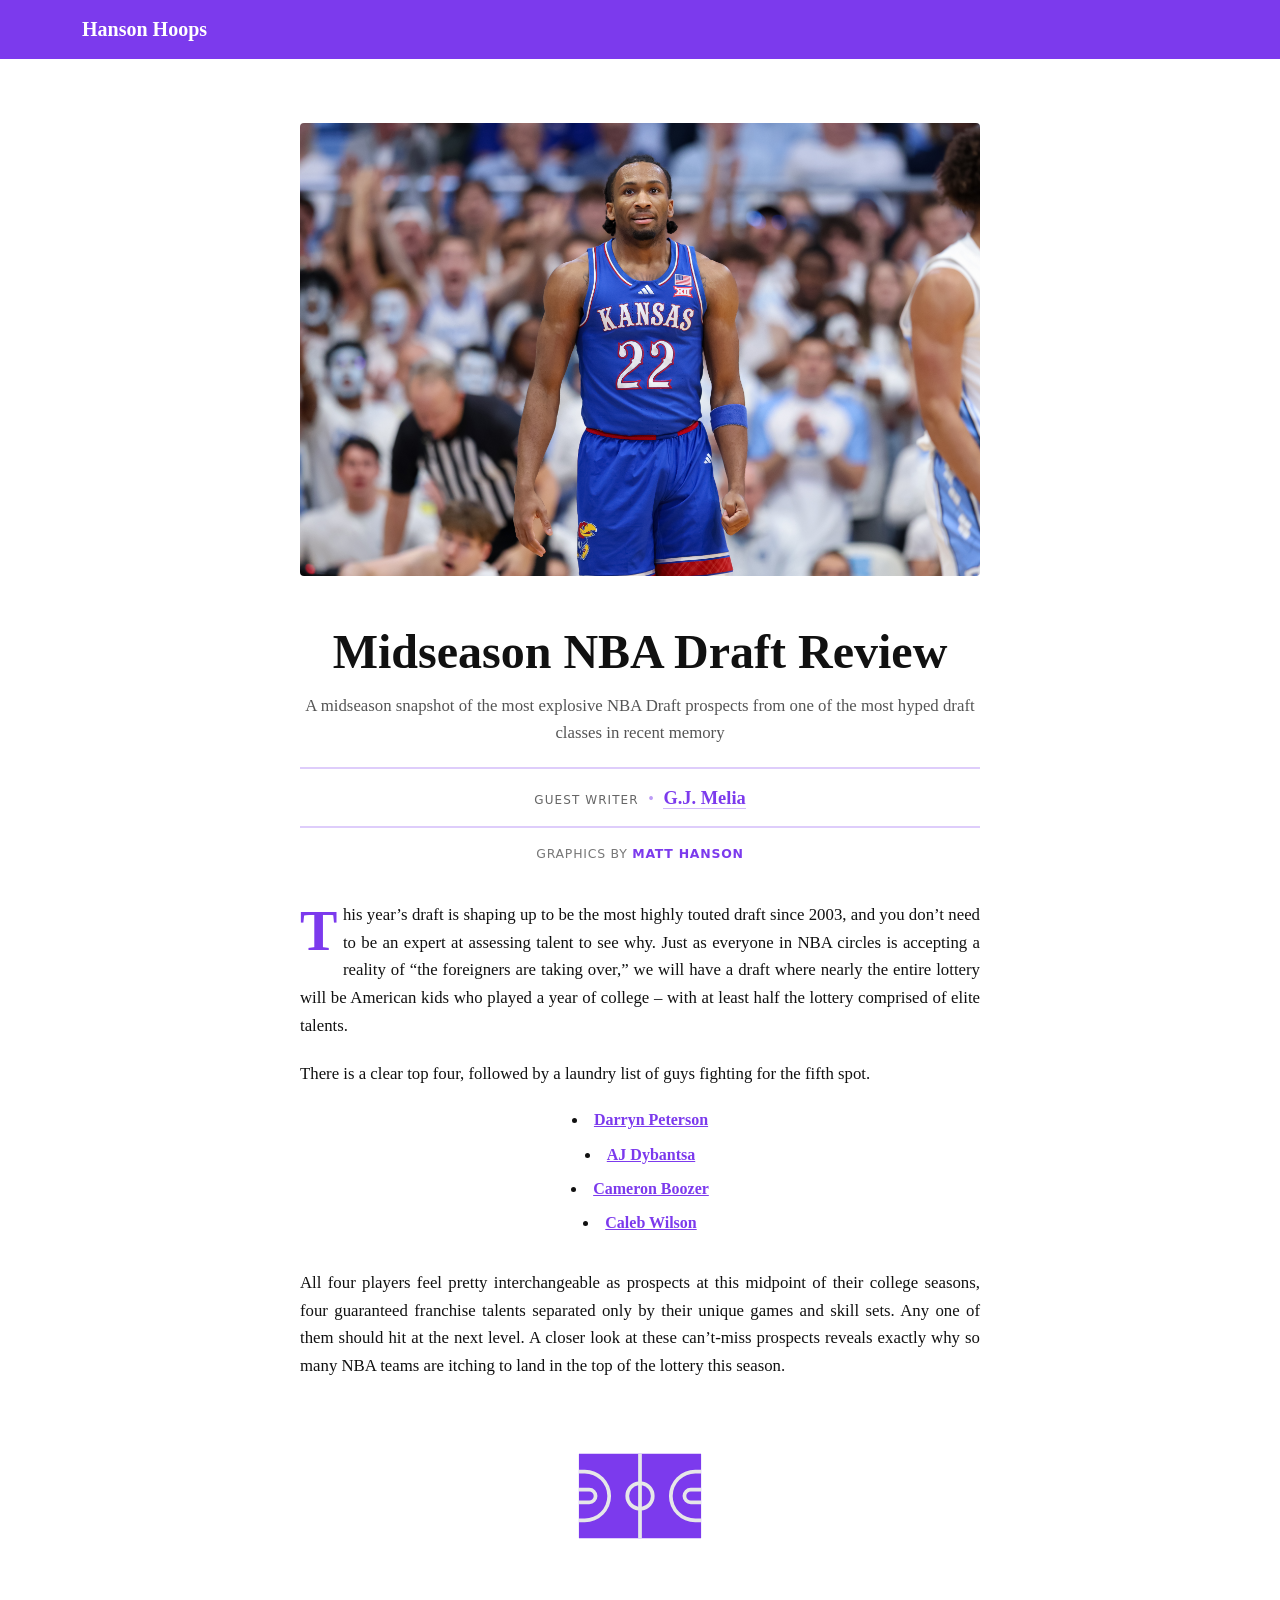
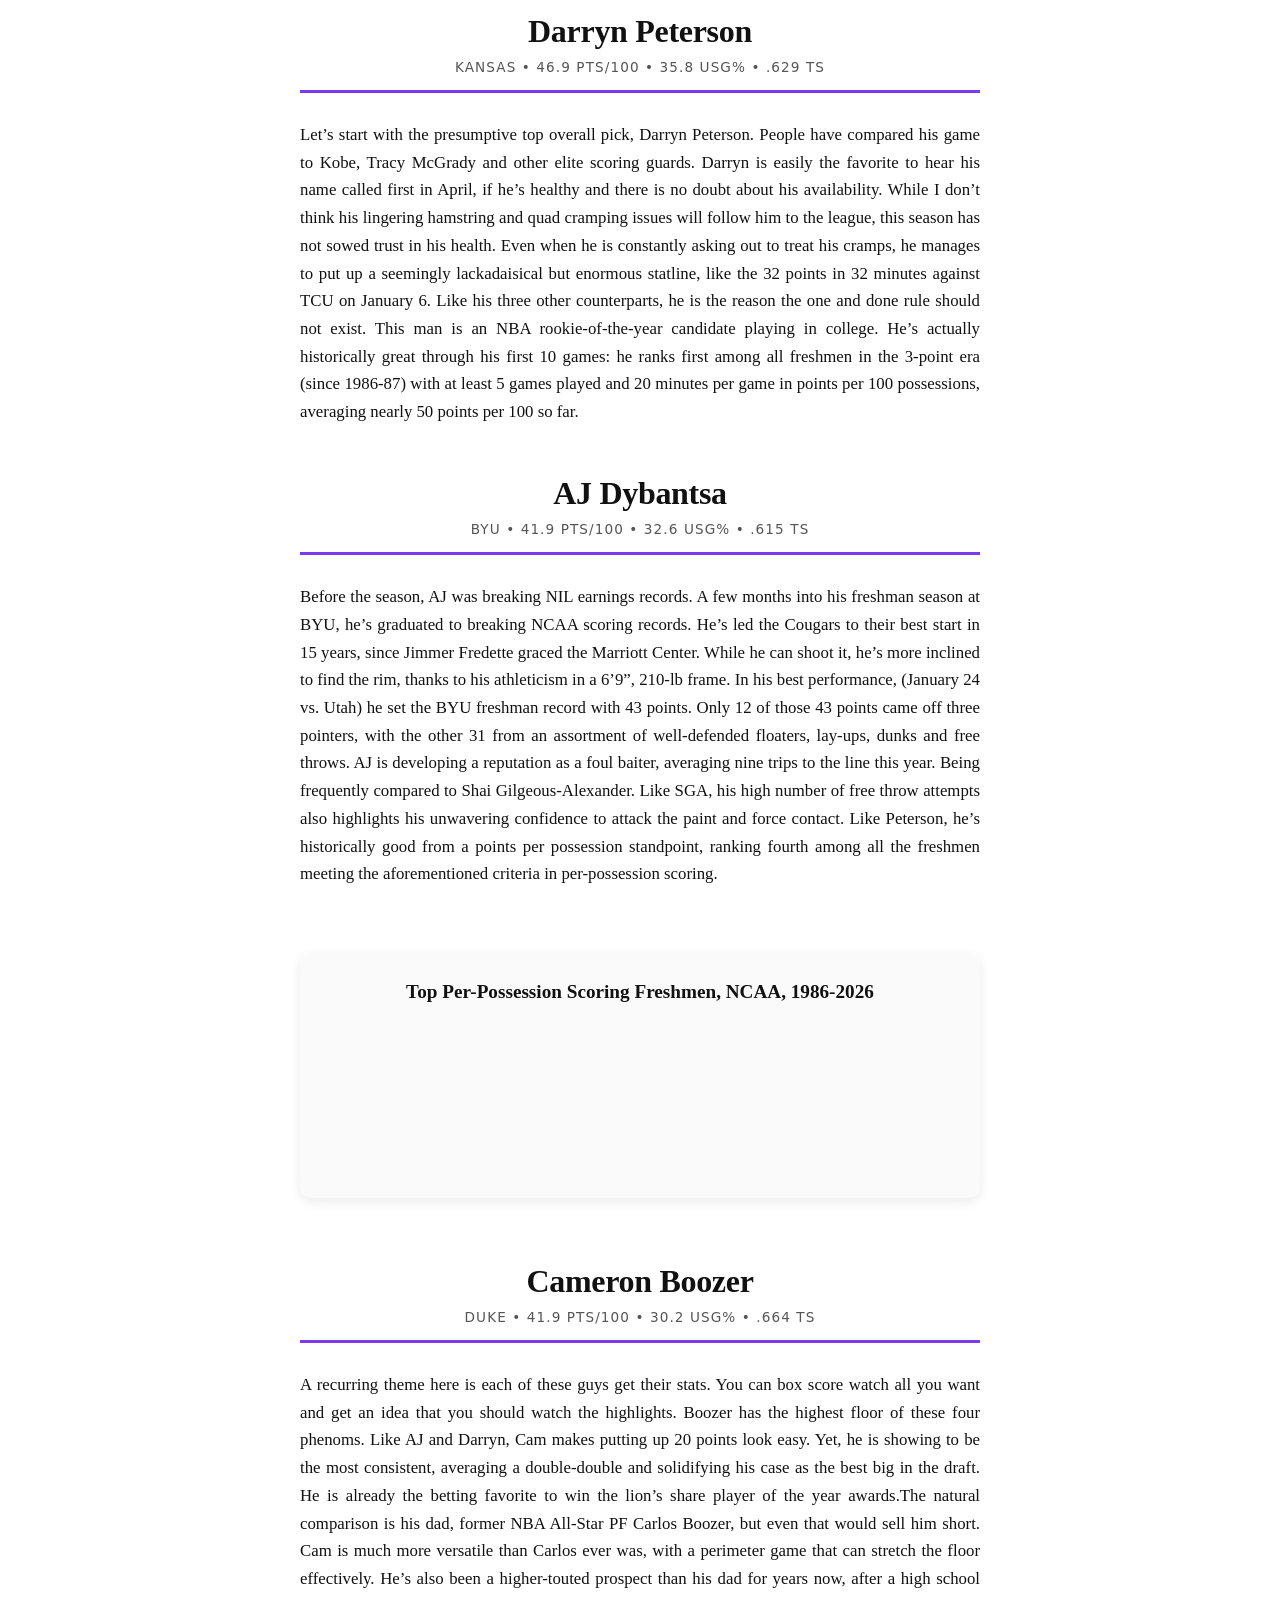
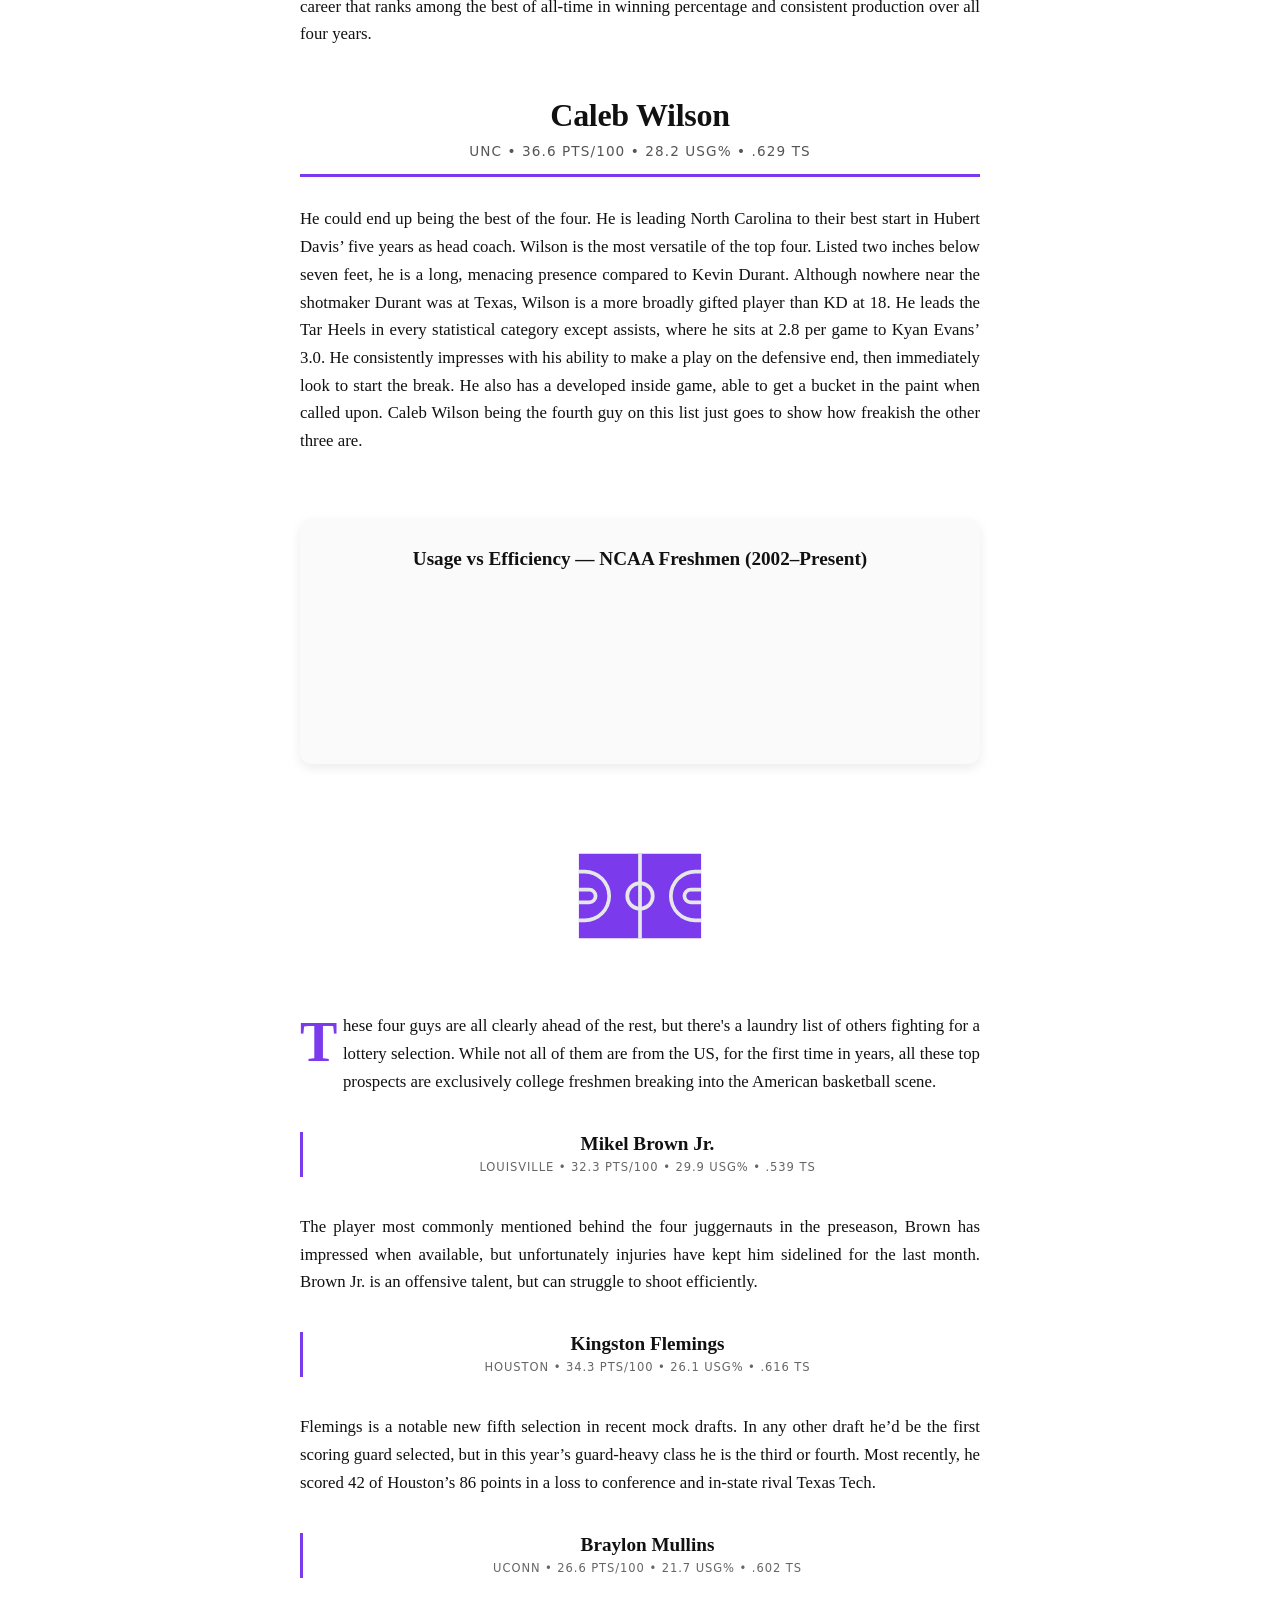
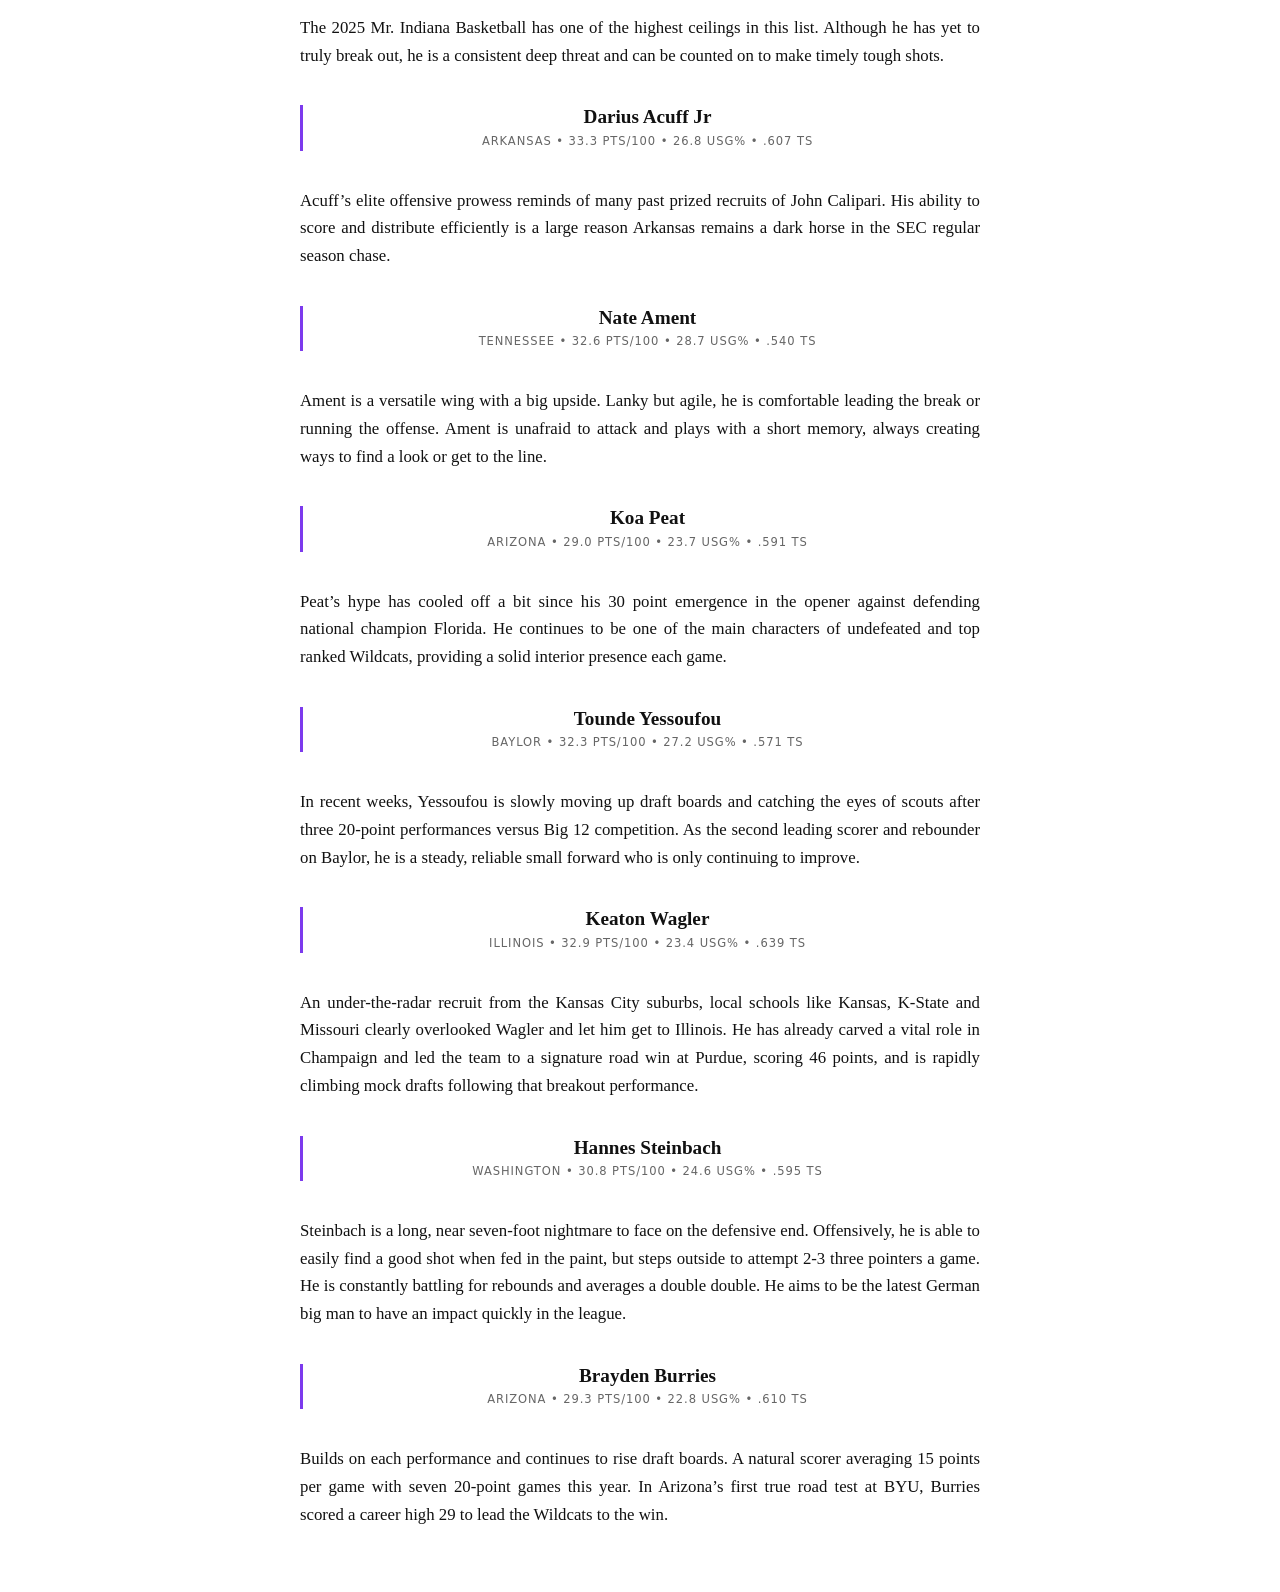
<file: hanson-hoops/draft/midseason/index.html>
<!DOCTYPE html>
<html lang="en">
<head>
  <meta charset="UTF-8" />
  <title>Midseason NBA Draft Review</title>
  <meta name="viewport" content="width=device-width, initial-scale=1.0" />

  <link href="https://cdn.jsdelivr.net/npm/bootstrap@5.3.2/dist/css/bootstrap.min.css" rel="stylesheet">
  <script src="https://d3js.org/d3.v7.min.js"></script>

  <style>
    :root {
      --app-primary: #7c3aed;
    }

    body {
      font-family: Georgia, "Times New Roman", serif;
      background-color: #ffffff;
      color: #111;
      line-height: 1.65;
    }

    .navbar {
      background-color: var(--app-primary);
    }

    .navbar .navbar-brand {
      color: white !important;
      font-weight: 600;
    }

    /* ===== Story body ===== */
    .story {
      max-width: 720px;
      margin: 4rem auto;
      padding: 0 1.25rem;
      text-align: center;
    }

    .story-title {
      font-size: 3rem;
      font-weight: 700;
      line-height: 1.15;
      margin-bottom: 0.75rem;
      text-align: center;
    }

    .story-dek {
      font-size: 1.25rem;
      color: #555;
      margin-bottom: 2rem;
      text-align: center;
    }

    .lead-art {
      margin: 2rem auto 3rem;
      max-width: 720px;
      text-align: center;
    }

    .lead-art img {
      width: 100%;
      height: auto;
      display: block;
      border-radius: 4px;
    }

    .lead-art figcaption {
      font-size: 0.8rem;
      color: #666;
      margin-top: 0.5rem;
    }

    .story p {
      font-size: 1.05rem;
      margin-bottom: 1.25rem;
    }

    .story p.story-lead::first-letter {
      float: left;
      font-size: 3.5rem;
      line-height: 1;
      font-weight: bold;
      color: var(--app-primary);
      padding-right: 0.35rem;
      padding-top: 0.1rem;
    }

    .story-lead {
      text-align: justify
    }

    p {
      text-align: justify;
    }

    .story h2 {
      margin-top: 3rem;
      margin-bottom: 1rem;
      font-size: 1.75rem;
      font-weight: 700;
    }

    .story .centered-list {
      list-style-position: inside;
      padding-left: 0;
      margin: 0 auto 1.5rem;
      max-width: 320px;
      text-align: center;
      font-weight: bold;
    }

    .story .centered-list li a {
      color: var(--app-primary);
      margin-bottom: 0.5rem;
      display: inline-block;
    }

    /* ===== Charts ===== */
    .chart-card {
      background: #fafafa;
      border-radius: 12px;
      box-shadow: 0 4px 12px rgba(0,0,0,0.08);
      padding: 1.5rem;
      max-width: 1100px;
      margin: 4rem auto;
    }

    .chart-title {
      font-size: 1.2rem;
      font-weight: 600;
      margin-bottom: 1rem;
      text-align: center;
    }

    svg {
      width: 100%;
      height: auto;
      display: block;
    }

    .axis text {
      font-family: system-ui, sans-serif;
      font-size: 12px;
    }

    .axis path,
    .axis line {
      stroke: #bbb;
    }

    .value-label {
      font-family: system-ui, sans-serif;
      font-size: 11px;
      fill: #222;
    }

    .tooltip {
      position: absolute;
      background: white;
      border: 1px solid #ccc;
      padding: 6px 8px;
      border-radius: 4px;
      pointer-events: none;
      font-size: 12px;
      opacity: 0;
      box-shadow: 0 2px 4px rgba(0,0,0,0.15);
    }

    .story-break{
      display:flex;
      justify-content:center;
      margin:3rem 0;
    }

    .story-break img{
      width:20%;
      max-width:170px;
      min-width:90px;
      height:auto;
      display:block;
    }

    .player-subhead{
      margin: 3rem 0 1.75rem 0;
      padding-bottom: 0.75rem;
      border-bottom: 3px solid var(--app-primary);
    }

    .player-subhead h3{
      font-family: Georgia, "Times New Roman", serif;
      font-size: 2rem;
      font-weight: 700;
      margin: 0;
      line-height: 1.2;
      letter-spacing: -0.3px;
    }

    .player-meta{
      margin-top: 0.35rem;
      font-family: system-ui, sans-serif;
      font-size: 0.85rem;
      text-transform: uppercase;
      letter-spacing: 0.08em;
      color: #555;
    }

    .player-subhead-lite{
      margin: 2.25rem 0 2.25rem 0;
      padding-left: 0.75rem;
      border-left: 3px solid var(--app-primary);
    }

    .player-subhead-lite h4{
      margin: 0;
      font-family: Georgia, "Times New Roman", serif;
      font-size: 1.2rem;
      font-weight: 700;
      line-height: 1.25;
    }

    .player-meta-lite{
      margin-top: 0.15rem;
      font-family: system-ui, sans-serif;
      font-size: 0.72rem;
      text-transform: uppercase;
      letter-spacing: 0.08em;
      color: #666;
    }

    /* ===== Mobile-only chart tightening ===== */
    @media (max-width: 576px){
      .chart-card{
        padding: 1rem;
        margin: 2.25rem auto;
        border-radius: 10px;
      }

      .chart-title{
        font-size: 1.05rem;
        line-height: 1.25;
        margin-bottom: 0.75rem;
      }

      .axis text{
        font-size: 10px;
      }

      .value-label{
        font-size: 10px;
      }
    }

    .byline {
      display: flex;
      flex-wrap: wrap;
      align-items: baseline;
      justify-content: center;
      gap: 0.6rem;
      margin: 1.25rem auto 2.25rem;
      padding: 0.85rem 1rem;
      max-width: 720px;

      border-top: 2px solid rgba(124, 58, 237, 0.25);
      border-bottom: 2px solid rgba(124, 58, 237, 0.25);
    }

    .byline .byline-label {
      font-family: system-ui, sans-serif;
      font-size: 0.75rem;
      text-transform: uppercase;
      letter-spacing: 0.09em;
      color: #666;
    }

    .byline .byline-name {
      font-family: Georgia, "Times New Roman", serif;
      font-size: 1.15rem;
      font-weight: 700;
      color: #111;
    }

    .byline .byline-name a {
      color: var(--app-primary);
      text-decoration: none;
      border-bottom: 1px solid rgba(124, 58, 237, 0.35);
    }

    .byline .byline-name a:hover {
      border-bottom-color: var(--app-primary);
    }

    .byline .byline-meta {
      font-family: system-ui, sans-serif;
      font-size: 0.85rem;
      color: #555;
    }

    .byline .dot {
      color: rgba(124, 58, 237, 0.5);
    }

    /* Mobile: tighter spacing */
    @media (max-width: 576px) {
      .byline {
        margin: 1rem auto 1.75rem;
        padding: 0.75rem 0.9rem;
      }
      .byline .byline-name { font-size: 1.05rem; }
      .byline .byline-meta { font-size: 0.8rem; }
    }

    .byline-secondary{
      max-width: 720px;
      margin: -1.25rem auto 2.25rem; /* tucks under main byline */
      text-align: center;
      font-family: system-ui, sans-serif;
      font-size: 0.78rem;
      letter-spacing: 0.06em;
      text-transform: uppercase;
      color: #777;
    }

    .byline-secondary span{
      color: var(--app-primary);
      font-weight: 600;
    }



  </style>
</head>
<body>

<nav class="navbar navbar-expand-lg">
  <div class="container">
    <a class="navbar-brand" href="/hanson-hoops/index.html">Hanson Hoops</a>
  </div>
</nav>

<main class="story">
  <figure class="lead-art">
    <img src="../../assets/darrynpeterson.jpg" alt="Darryn Peterson">
  </figure>
  <h1 class="story-title">Midseason NBA Draft Review</h1>
  <p class="story-dek">A midseason snapshot of the most explosive NBA Draft prospects from one of the most hyped draft classes in recent memory</p>
  <div class="byline">
    <span class="byline-label">Guest writer</span>
    <span class="dot">•</span>
    <span class="byline-name">
      <a href="https://graydonjmelia.wordpress.com" rel="author">G.J. Melia</a>
    </span>
  </div>
  <div class="byline-secondary">
  Graphics by <span>Matt Hanson</span>
  </div>

  <p class="story-lead">
    This year’s draft is shaping up to be the most highly touted draft since 2003, and you don’t need to be an expert at assessing talent to see why. Just as everyone in NBA circles is accepting a reality of “the foreigners are taking over,” we will have a draft where nearly the entire lottery will be American kids who played a year of college – with at least half the lottery comprised of elite talents. 
  </p>
  <p>
    There is a clear top four, followed by a laundry list of guys fighting for the fifth spot. 
  </p>
  <ul class="centered-list">
    <li><a href="#darryn-peterson">Darryn Peterson</a></li>
    <li><a href="#aj-dybantsa">AJ Dybantsa</a></li>
    <li><a href="#cameron-boozer">Cameron Boozer</a></li>
    <li><a href="#caleb-wilson">Caleb Wilson</a></li>
  </ul>
  <p>All four players feel pretty interchangeable as prospects at this midpoint of their college seasons, four guaranteed franchise talents separated only by their unique games and skill sets. Any one of them should hit at the next level. A closer look at these can’t-miss prospects reveals exactly why so many NBA teams are itching to land in the top of the lottery this season.</p>
  <div class="story-break">
    <img src="../../assets/basketball-court.svg" alt="" aria-hidden="true">
  </div>
  <div class="player-subhead">
    <h3 id="darryn-peterson">Darryn Peterson</h3>
    <div class="player-meta">
      Kansas • 46.9 PTS/100 • 35.8 USG% • .629 TS
    </div>
  </div>
  <p>Let’s start with the presumptive top overall pick, Darryn Peterson. People have compared his game to Kobe, Tracy McGrady and other elite scoring guards. Darryn is easily the favorite to hear his name called first in April, if he’s healthy and there is no doubt about his availability. While I don’t think his lingering hamstring and quad cramping issues will follow him to the league, this season has not sowed trust in his health. Even when he is constantly asking out to treat his cramps, he manages to put up a seemingly lackadaisical but enormous statline, like the 32 points in 32 minutes against TCU on January 6. Like his three other counterparts, he is the reason the one and done rule should not exist. This man is an NBA rookie-of-the-year candidate playing in college. He’s actually historically great through his first 10 games: he ranks first among all freshmen in the 3-point era (since 1986-87) with at least 5 games played and 20 minutes per game in points per 100 possessions, averaging nearly 50 points per 100 so far.</p>
  <div class="player-subhead">
    <h3 id="aj-dybantsa">AJ Dybantsa</h3>
    <div class="player-meta">
      BYU • 41.9 PTS/100 • 32.6 USG% • .615 TS
    </div>
  </div>
  <p>Before the season, AJ was breaking NIL earnings records. A few months into his freshman season at BYU, he’s graduated to breaking NCAA scoring records. He’s led the Cougars to their best start in 15 years, since Jimmer Fredette graced the Marriott Center. While he can shoot it, he’s more inclined to find the rim, thanks to his athleticism in a 6’9”, 210-lb frame. In his best performance, (January 24 vs. Utah) he set the BYU freshman record with 43 points. Only 12 of those 43 points came off three pointers, with the other 31 from an assortment of well-defended floaters, lay-ups, dunks and free throws. AJ is developing a reputation as a foul baiter, averaging nine trips to the line this year. Being frequently compared to Shai Gilgeous-Alexander. Like SGA, his high number of free throw attempts also highlights his unwavering confidence to attack the paint and force contact. Like Peterson, he’s historically good from a points per possession standpoint, ranking fourth among all the freshmen meeting the aforementioned criteria in per-possession scoring.</p>
  <div class="chart-card">
    <div class="chart-title">Top Per-Possession Scoring Freshmen, NCAA, 1986-2026</div>
    <svg id="midseasonChart"></svg>
    <div id="midseasonTooltip" class="tooltip"></div>
  </div>
  <div class="player-subhead">
    <h3 id="cameron-boozer">Cameron Boozer</h3>
    <div class="player-meta">
      Duke • 41.9 PTS/100 • 30.2 USG% • .664 TS
    </div> 
  </div>
  <p>A recurring theme here is each of these guys get their stats. You can box score watch all you want and get an idea that you should watch the highlights. Boozer has the highest floor of these four phenoms. Like AJ and Darryn, Cam makes putting up 20 points look easy. Yet, he is showing to be the most consistent, averaging a double-double and solidifying his case as the best big in the draft. He is already the betting favorite to win the lion’s share player of the year awards.The natural comparison is his dad, former NBA All-Star PF Carlos Boozer, but even that would sell him short. Cam is much more versatile than Carlos ever was, with a perimeter game that can stretch the floor effectively. He’s also been a higher-touted prospect than his dad for years now, after a high school career that ranks among the best of all-time in winning percentage and consistent production over all four years.</p>
  <div class="player-subhead">
    <h3 id="caleb-wilson">Caleb Wilson</h3>
    <div class="player-meta">
      UNC • 36.6 PTS/100 • 28.2 USG% • .629 TS
    </div>
  </div>
  <p>He could end up being the best of the four. He is leading North Carolina to their best start in Hubert Davis’ five years as head coach. Wilson is the most versatile of the top four. Listed two inches below seven feet, he is a long, menacing presence compared to Kevin Durant. Although nowhere near the shotmaker Durant was at Texas, Wilson is a more broadly gifted player than KD at 18. He leads the Tar Heels in every statistical category except assists, where he sits at 2.8 per game to Kyan Evans’ 3.0. He consistently impresses with his ability to make a play on the defensive end, then immediately look to start the break. He also has a developed inside game, able to get a bucket in the paint when called upon. Caleb Wilson being the fourth guy on this list just goes to show how freakish the other three are.</p>
  <div class="chart-card">
    <div class="chart-title">Usage vs Efficiency — NCAA Freshmen (2002–Present)</div>
    <svg id="usageEfficiencyChart"></svg>
    <div id="usageEfficiencyTooltip" class="tooltip"></div>
  </div>
  <div class="story-break">
    <img src="../../assets/basketball-court.svg" alt="" aria-hidden="true">
  </div>
  <p class="story-lead">
    These four guys are all clearly ahead of the rest, but there's a laundry list of others fighting for a lottery selection. While not all of them are from the US, for the first time in years, all these top prospects are exclusively college freshmen breaking into the American basketball scene.
  </p>
  <div class="player-subhead-lite">
    <h4>Mikel Brown Jr.</h4>
    <div class="player-meta-lite">
      Louisville • 32.3 PTS/100 • 29.9 USG% • .539 TS
    </div>
  </div>
  <p>The player most commonly mentioned behind the four juggernauts in the preseason, Brown has impressed when available, but unfortunately injuries have kept him sidelined for the last month. Brown Jr. is an offensive talent, but can struggle to shoot efficiently.</p>
  <div class="player-subhead-lite">
    <h4>Kingston Flemings</h4>
    <div class="player-meta-lite">
      Houston • 34.3 PTS/100 • 26.1 USG% • .616 TS
    </div>
  </div>
  <p>Flemings is a notable new fifth selection in recent mock drafts. In any other draft he’d be the first scoring guard selected, but in this year’s guard-heavy class he is the third or fourth. Most recently, he scored 42 of Houston’s 86 points in a loss to conference and in-state rival Texas Tech.</p>
  <div class="player-subhead-lite">
    <h4>Braylon Mullins</h4>
    <div class="player-meta-lite">
      UCONN •  26.6 PTS/100 • 21.7 USG% • .602 TS
    </div>
  </div>
  <p>The 2025 Mr. Indiana Basketball has one of the highest ceilings in this list. Although he has yet to truly break out, he is a consistent deep threat and can be counted on to make timely tough shots.</p>
  <div class="player-subhead-lite">
    <h4>Darius Acuff Jr</h4>
    <div class="player-meta-lite">
      Arkansas • 33.3 PTS/100 • 26.8 USG% • .607 TS
    </div>
  </div>
  <p>Acuff’s elite offensive prowess reminds of many past prized recruits of John Calipari. His ability to score and distribute efficiently is a large reason Arkansas remains a dark horse in the SEC regular season chase.</p>
  <div class="player-subhead-lite">
    <h4>Nate Ament</h4>
    <div class="player-meta-lite">
      Tennessee •  32.6 PTS/100 • 28.7 USG% • .540 TS
    </div>
  </div>
  <p>Ament is a versatile wing with a big upside. Lanky but agile, he is comfortable leading the break or running the offense. Ament is unafraid to attack and plays with a short memory, always creating ways to find a look or get to the line.</p>
  <div class="player-subhead-lite">
    <h4>Koa Peat</h4>
    <div class="player-meta-lite">
      Arizona • 29.0 PTS/100 • 23.7 USG% • .591 TS
    </div>
  </div>
  <p>Peat’s hype has cooled off a bit since his 30 point emergence in the opener against defending national champion Florida. He continues to be one of the main characters of undefeated and top ranked Wildcats, providing a solid interior presence each game.</p>
  <div class="player-subhead-lite">
    <h4>Tounde Yessoufou</h4>
    <div class="player-meta-lite">
      Baylor • 32.3 PTS/100 • 27.2 USG% • .571 TS
    </div>
  </div>
  <p>In recent weeks, Yessoufou is slowly moving up draft boards and catching the eyes of scouts after three 20-point performances versus Big 12 competition. As the second leading scorer and rebounder on Baylor, he is a steady, reliable small forward who is only continuing to improve.</p>
  <div class="player-subhead-lite">
    <h4>Keaton Wagler</h4>
    <div class="player-meta-lite">
      Illinois • 32.9 PTS/100 • 23.4 USG% • .639 TS
    </div>
  </div>
  <p>An under-the-radar recruit from the Kansas City suburbs, local schools like Kansas, K-State and Missouri clearly overlooked Wagler and let him get to Illinois. He has already carved a vital role in Champaign and led the team to a signature road win at Purdue, scoring 46 points, and is rapidly climbing mock drafts following that breakout performance.</p>
  <div class="player-subhead-lite">
    <h4>Hannes Steinbach</h4>
    <div class="player-meta-lite">
      Washington • 30.8 PTS/100 • 24.6 USG% • .595 TS
    </div>
  </div>
  <p>Steinbach is a long, near seven-foot nightmare to face on the defensive end. Offensively, he is able to easily find a good shot when fed in the paint, but steps outside to attempt 2-3 three pointers a game. He is constantly battling for rebounds and averages a double double. He aims to be the latest German big man to have an impact quickly in the league.</p>
  <div class="player-subhead-lite">
    <h4>Brayden Burries</h4>
    <div class="player-meta-lite">
      Arizona • 29.3 PTS/100 • 22.8 USG% • .610 TS
    </div>
  </div>
  <p>Builds on each performance and continues to rise draft boards. A natural scorer averaging 15 points per game with seven 20-point games this year. In Arizona’s first true road test at BYU, Burries scored a career high 29 to lead the Wildcats to the win.</p>
</main>





<script>
  const dataFile = "../../rookies/data/diaperdandies_p100p.csv";
  const scatterDataFile = "./data/ncaa_freshmen_adv.csv";

  const teamColors = {
    "Abilene Christian": "#512888",
    "Brigham Young": "#002255",
    "Cal State Northridge": "#CC0000",
    "Detroit Mercy": "#0033A0",
    "Duke": "#003087",
    "High Point": "#4B2E83",
    "Howard": "#003A63",
    "Indiana": "#990000",
    "Kansas": "#0051BA",
    "Kentucky": "#0033A0",
    "Louisiana State": "#461D7C",
    "Marist": "#C8102E",
    "Montana": "#660000",
    "Ohio State": "#BB0000",
    "Oklahoma": "#841617",
    "Oral Roberts": "#0C4DA2",
    "Oregon": "#154733",
    "South Dakota State": "#0033A0",
    "Stanford": "#8C1515",
    "USC Upstate": "#006A4E",
    "UTSA": "#0C2340",
    "Virginia": "#E57200"
  };

  const teamLogos = {
    "Duke": "https://a.espncdn.com/i/teamlogos/ncaa/500/150.png",
    "Kentucky": "https://a.espncdn.com/i/teamlogos/ncaa/500/96.png",
    "Kansas": "https://a.espncdn.com/i/teamlogos/ncaa/500/2305.png",
    "Indiana": "https://a.espncdn.com/i/teamlogos/ncaa/500/84.png",
    "Oregon": "https://a.espncdn.com/i/teamlogos/ncaa/500/2483.png",
    "Abilene Christian": "https://a.espncdn.com/i/teamlogos/ncaa/500/2000.png",
    "Louisiana State": "https://a.espncdn.com/i/teamlogos/ncaa/500/99.png",
    "Ohio State": "https://a.espncdn.com/i/teamlogos/ncaa/500/194.png",
    "Oklahoma": "https://a.espncdn.com/i/teamlogos/ncaa/500/201.png",
    "Brigham Young": "https://a.espncdn.com/i/teamlogos/ncaa/500/252.png",
    "Cal State Northridge": "https://a.espncdn.com/i/teamlogos/ncaa/500/2463.png",
    "Detroit Mercy": "https://a.espncdn.com/i/teamlogos/ncaa/500/2174.png",
    "High Point": "https://a.espncdn.com/i/teamlogos/ncaa/500/2272.png",
    "Howard": "https://a.espncdn.com/i/teamlogos/ncaa/500/47.png",
    "Marist": "https://a.espncdn.com/i/teamlogos/ncaa/500/2368.png",
    "Montana": "https://a.espncdn.com/i/teamlogos/ncaa/500/149.png",
    "Oral Roberts": "https://a.espncdn.com/i/teamlogos/ncaa/500/198.png",
    "South Dakota State": "https://a.espncdn.com/i/teamlogos/ncaa/500/2571.png",
    "Stanford": "https://a.espncdn.com/i/teamlogos/ncaa/500/24.png",
    "USC Upstate": "https://a.espncdn.com/i/teamlogos/ncaa/500/2908.png",
    "UTSA": "https://a.espncdn.com/i/teamlogos/ncaa/500/2636.png",
    "Virginia": "https://a.espncdn.com/combiner/i?img=/i/teamlogos/ncaa/500/258.png&h=200&w=200"
  };

  const svg = d3.select("#midseasonChart");
  const tooltip = d3.select("#midseasonTooltip");

  const scatterSvg = d3.select("#usageEfficiencyChart");
  const scatterTooltip = d3.select("#usageEfficiencyTooltip");

  // ---------------------------
  // Responsive helpers (NEW)
  // ---------------------------
  function isMobile() {
    return window.innerWidth <= 576;
  }

  function getBarLayout() {
    if (!isMobile()) {
      return {
        chartWidth: 1000,
        margin: { top: 40, right: 40, bottom: 30, left: 220 },
        barHeight: 22,
        barGap: 6,
        logoSize: 22,
        logoX: -34,
        tickFont: 12,
        valueFont: 11,
        xTicks: 6,
        tickPadding: 10
      };
    }
    // Mobile: reduce left margin + logo size, fewer ticks
    return {
      chartWidth: 520,
      margin: { top: 32, right: 18, bottom: 28, left: 150 },
      barHeight: 18,
      barGap: 5,
      logoSize: 16,
      logoX: -26,
      tickFont: 10,
      valueFont: 10,
      xTicks: 4,
      tickPadding: 8
    };
  }

  function getScatterLayout() {
    if (!isMobile()) {
      return {
        width: 1000,
        height: 560,
        margin: { top: 40, right: 40, bottom: 50, left: 70 },
        axisFont: 12,
        quadFont: 11,
        showQuadrants: true,
        showLegend: true,
        xTicks: 7,
        yTicks: 6
      };
    }
    // Mobile: smaller canvas, hide legend & quadrant text
    return {
      width: 520,
      height: 380,
      margin: { top: 26, right: 16, bottom: 44, left: 52 },
      axisFont: 10,
      quadFont: 9,
      showQuadrants: false,
      showLegend: false,
      xTicks: 5,
      yTicks: 5
    };
  }

  function getTeamColor(team) {
    return teamColors[team] || "#6b7280";
  }

  // ---------------------------
  // BAR CHART (updated to use layout)
  // ---------------------------
  function renderChart(rows) {
    const layout = getBarLayout();

    const chartWidth = layout.chartWidth;
    const margin = layout.margin;
    const barHeight = layout.barHeight;
    const barGap = layout.barGap;

    const data = rows
      .filter(d => !Number.isNaN(d.pts))
      .sort((a, b) => d3.descending(a.pts, b.pts))
      .slice(0, 25);

    const height = margin.top + margin.bottom + data.length * (barHeight + barGap);

    svg.selectAll("*").remove();
    svg.attr("viewBox", `0 0 ${chartWidth} ${height}`);

    const xMax = d3.max(data, d => d.pts) || 0;
    const x = d3.scaleLinear()
      .domain([0, xMax * 1.08])
      .range([margin.left, chartWidth - margin.right]);

    const y = d3.scaleBand()
      .domain(data.map(d => d.label))
      .range([margin.top, height - margin.bottom])
      .padding(0.25);

    svg.append("g")
      .attr("class", "axis")
      .attr("transform", `translate(0, ${margin.top})`)
      .call(d3.axisTop(x).ticks(layout.xTicks).tickSizeOuter(0));

    const yAxis = svg.append("g")
      .attr("class", "axis")
      .attr("transform", `translate(${margin.left}, 0)`)
      .call(d3.axisLeft(y).tickSize(0).tickPadding(layout.tickPadding));

    // Replace default tick labels with logo + text
    yAxis.selectAll(".tick text").remove();

    // Logo
    yAxis.selectAll(".tick")
      .append("image")
      .attr("xlink:href", tickLabel => {
        const row = data.find(r => r.label === tickLabel);
        if (!row) return null;
        return teamLogos[row.team] || null;
      })
      .attr("x", layout.logoX)
      .attr("y", -(layout.logoSize / 2))
      .attr("width", layout.logoSize)
      .attr("height", layout.logoSize);

    // Text
    yAxis.selectAll(".tick")
      .append("text")
      .attr("x", -6)
      .attr("y", 4)
      .attr("text-anchor", "end")
      .attr("font-size", layout.tickFont)
      .attr("font-family", "system-ui, sans-serif")
      .text(d => d);

    const bars = svg.append("g")
      .selectAll("rect")
      .data(data, d => d.player)
      .join("rect")
      .attr("x", x(0))
      .attr("y", d => y(d.label))
      .attr("height", y.bandwidth())
      .attr("width", d => x(d.pts) - x(0))
      .attr("fill", d => getTeamColor(d.team))
      .attr("rx", 4);

    svg.append("g")
      .selectAll("text")
      .data(data, d => d.player)
      .join("text")
      .attr("class", "value-label")
      .attr("font-size", layout.valueFont)
      .attr("x", d => x(d.pts) + 6)
      .attr("y", d => y(d.label) + y.bandwidth() / 2 + 4)
      .text(d => `${d.pts.toFixed(1)} - ${d.season}`);

    bars
      .on("mouseenter", (event, d) => {
        tooltip
          .style("opacity", 1)
          .html(`<strong>${d.player}</strong><br>${d.team} - ${d.season}<br>${d.pts.toFixed(1)} PTS/100`);
      })
      .on("mousemove", (event) => {
        tooltip
          .style("left", `${event.pageX + 12}px`)
          .style("top", `${event.pageY - 24}px`);
      })
      .on("mouseleave", () => {
        tooltip.style("opacity", 0);
      });
  }

  function loadData() {
    d3.csv(dataFile).then(raw => {
      const rows = raw.map(d => ({
        player: d.Player,
        team: d.Team,
        season: d.Season,
        label: `${d.Player} (${d.Season})`,
        pts: parseFloat(d["PTS/100 Poss."])
      }));
      renderChart(rows);
    });
  }

  // ---------------------------
  // SCATTER (updated to use layout)
  // ---------------------------
  function renderUsageEfficiency(rows) {
    const layout = getScatterLayout();

    const width = layout.width;
    const height = layout.height;
    const margin = layout.margin;

    scatterSvg.selectAll("*").remove();
    scatterSvg.attr("viewBox", `0 0 ${width} ${height}`);

    const usgExtent = d3.extent(rows, d => d.usg);
    const tsExtent = d3.extent(rows, d => d.ts);
    const ptsExtent = d3.extent(rows, d => d.pts100);

    const usgPad = 2;
    const tsPad = 0.02;

    const x = d3.scaleLinear()
      .domain([
        Math.max(5, (usgExtent[0] ?? 5) - usgPad),
        (usgExtent[1] ?? 40) + usgPad
      ])
      .range([margin.left, width - margin.right]);

    const y = d3.scaleLinear()
      .domain([(tsExtent[0] ?? 0.5) - tsPad, (tsExtent[1] ?? 0.75) + tsPad])
      .range([height - margin.bottom, margin.top]);

    const ptsMin = 25;
    const ptsMax = 49;
    const r = d3.scaleSqrt()
      .domain([
        Math.min(ptsMin, ptsExtent[0] ?? ptsMin),
        Math.max(ptsMax, ptsExtent[1] ?? ptsMax)
      ])
      .range(isMobile() ? [2.5, 7.5] : [3, 9])
      .clamp(true);

    scatterSvg.append("g")
      .attr("class", "axis")
      .attr("transform", `translate(0, ${height - margin.bottom})`)
      .call(d3.axisBottom(x).ticks(layout.xTicks));

    scatterSvg.append("g")
      .attr("class", "axis")
      .attr("transform", `translate(${margin.left}, 0)`)
      .call(d3.axisLeft(y).ticks(layout.yTicks).tickFormat(d3.format(".0%")));

    // Axis labels
    scatterSvg.append("text")
      .attr("x", (width - margin.left - margin.right) / 2 + margin.left)
      .attr("y", height - 12)
      .attr("text-anchor", "middle")
      .attr("font-family", "system-ui, sans-serif")
      .attr("font-size", layout.axisFont)
      .text("Usage Rate (USG%)");

    scatterSvg.append("text")
      .attr("x", -(height - margin.top - margin.bottom) / 2 - margin.top)
      .attr("y", 16)
      .attr("transform", "rotate(-90)")
      .attr("text-anchor", "middle")
      .attr("font-family", "system-ui, sans-serif")
      .attr("font-size", layout.axisFont)
      .text("True Shooting (TS%)");

    // Reference lines
    const usgRef = 25;
    const tsRef = 0.58;

    if (usgRef >= x.domain()[0] && usgRef <= x.domain()[1]) {
      scatterSvg.append("line")
        .attr("x1", x(usgRef))
        .attr("x2", x(usgRef))
        .attr("y1", margin.top)
        .attr("y2", height - margin.bottom)
        .attr("stroke", "#d1d5db")
        .attr("stroke-dasharray", "4 4");
    }

    if (tsRef >= y.domain()[0] && tsRef <= y.domain()[1]) {
      scatterSvg.append("line")
        .attr("x1", margin.left)
        .attr("x2", width - margin.right)
        .attr("y1", y(tsRef))
        .attr("y2", y(tsRef))
        .attr("stroke", "#d1d5db")
        .attr("stroke-dasharray", "4 4");
    }

    // Quadrant labels (desktop only)
    if (layout.showQuadrants) {
      scatterSvg.append("text")
        .attr("x", width - margin.right - 8)
        .attr("y", margin.top + 14)
        .attr("text-anchor", "end")
        .attr("font-family", "system-ui, sans-serif")
        .attr("font-size", layout.quadFont)
        .attr("fill", "#9ca3af")
        .text("High usage / High efficiency");

      scatterSvg.append("text")
        .attr("x", width - margin.right - 8)
        .attr("y", height - margin.bottom - 8)
        .attr("text-anchor", "end")
        .attr("font-family", "system-ui, sans-serif")
        .attr("font-size", layout.quadFont)
        .attr("fill", "#9ca3af")
        .text("High usage / Low efficiency");

      scatterSvg.append("text")
        .attr("x", margin.left + 8)
        .attr("y", margin.top + 14)
        .attr("text-anchor", "start")
        .attr("font-family", "system-ui, sans-serif")
        .attr("font-size", layout.quadFont)
        .attr("fill", "#9ca3af")
        .text("Low usage / High efficiency");

      scatterSvg.append("text")
        .attr("x", margin.left + 8)
        .attr("y", height - margin.bottom - 8)
        .attr("text-anchor", "start")
        .attr("font-family", "system-ui, sans-serif")
        .attr("font-size", layout.quadFont)
        .attr("fill", "#9ca3af")
        .text("Low usage / Low efficiency");
    }

    // Points
    const highlightSeason = "2025-26";
    const namedProspects = new Set([
      "Darryn Peterson",
      "Cameron Boozer",
      "AJ Dybantsa",
      "Caleb Wilson"
    ]);

    const points = scatterSvg.append("g")
      .selectAll("circle")
      .data(rows, d => `${d.player}-${d.season}`)
      .join("circle")
      .attr("cx", d => x(d.usg))
      .attr("cy", d => y(d.ts))
      .attr("r", d => {
        const base = r(d.pts100);
        return namedProspects.has(d.player) ? base + 1.2 : base;
      })
      .attr("fill", d => d.season === highlightSeason ? "#7c3aed" : "#9ca3af")
      .attr("opacity", d => d.season === highlightSeason ? 0.9 : 0.45)
      .attr("stroke", d => {
        if (namedProspects.has(d.player)) return "#111";
        return d.season === highlightSeason ? "#111" : "none";
      })
      .attr("stroke-width", d => namedProspects.has(d.player) ? 1.1 : 0.8);

    points
      .on("mouseenter", (event, d) => {
        scatterTooltip
          .style("opacity", 1)
          .html(
            `<strong>${d.player}</strong><br>${d.team} - ${d.season}` +
            `<br>PTS/100: ${d.pts100.toFixed(1)}` +
            `<br>USG: ${d.usg.toFixed(1)}%` +
            `<br>TS: ${(d.ts * 100).toFixed(1)}%` +
            `<br>MP: ${d.mp.toFixed(0)}`
          );
      })
      .on("mousemove", (event) => {
        scatterTooltip
          .style("left", `${event.pageX + 12}px`)
          .style("top", `${event.pageY - 24}px`);
      })
      .on("mouseleave", () => {
        scatterTooltip.style("opacity", 0);
      });

    // Legend (desktop only)
    if (layout.showLegend) {
      const legend = scatterSvg.append("g")
        .attr("transform", `translate(${width - margin.right - 210}, ${margin.top + 36})`);

      legend.append("circle")
        .attr("cx", 0)
        .attr("cy", 0)
        .attr("r", 5)
        .attr("fill", "#9ca3af")
        .attr("opacity", 0.6);

      legend.append("text")
        .attr("x", 12)
        .attr("y", 4)
        .attr("font-family", "system-ui, sans-serif")
        .attr("font-size", 12)
        .attr("fill", "#374151")
        .text("Historical freshmen");

      legend.append("circle")
        .attr("cx", 0)
        .attr("cy", 20)
        .attr("r", 5)
        .attr("fill", "#7c3aed");

      legend.append("text")
        .attr("x", 12)
        .attr("y", 24)
        .attr("font-family", "system-ui, sans-serif")
        .attr("font-size", 12)
        .attr("fill", "#374151")
        .text("2025-26 freshmen");

      legend.append("text")
        .attr("x", 0)
        .attr("y", 44)
        .attr("font-family", "system-ui, sans-serif")
        .attr("font-size", 11)
        .attr("fill", "#6b7280")
        .text("Size = PTS/100 (25–49)");
    }
  }

  function loadUsageEfficiencyData() {
    d3.text(scatterDataFile).then(text => {
      const rows = d3.csvParseRows(text);
      const columns = rows[0] || [];

      const playerIndex = columns.indexOf("Player");
      const teamIndex = columns.indexOf("Team");
      const seasonIndex = columns.indexOf("Season");
      const ptsIndex = columns.indexOf("PTS/100 Poss.");

      // Note: "USG%" appears twice in your export; indexOf returns the FIRST one.
      const usgIndex = columns.indexOf("USG%");
      const tsIndex = columns.indexOf("TS%");
      const mpIndex = columns.indexOf("MP");

      const parsed = rows.slice(1).map(row => ({
        player: row[playerIndex],
        team: row[teamIndex],
        season: row[seasonIndex],
        pts100: parseFloat(row[ptsIndex]),
        usg: parseFloat(row[usgIndex]),
        ts: parseFloat(row[tsIndex]),
        mp: parseFloat(row[mpIndex])
      })).filter(d =>
        d.player &&
        d.team &&
        d.season &&
        !Number.isNaN(d.usg) &&
        !Number.isNaN(d.ts)
      );

      renderUsageEfficiency(parsed);
    });
  }

  // ---------------------------
  // Initial loads
  // ---------------------------
  loadData();
  loadUsageEfficiencyData();

  // ---------------------------
  // Re-render on resize/rotate (NEW)
  // ---------------------------
  let resizeTimer;
  window.addEventListener("resize", () => {
    clearTimeout(resizeTimer);
    resizeTimer = setTimeout(() => {
      loadData();
      loadUsageEfficiencyData();
    }, 150);
  });
</script>


</body>
</html>
</file>
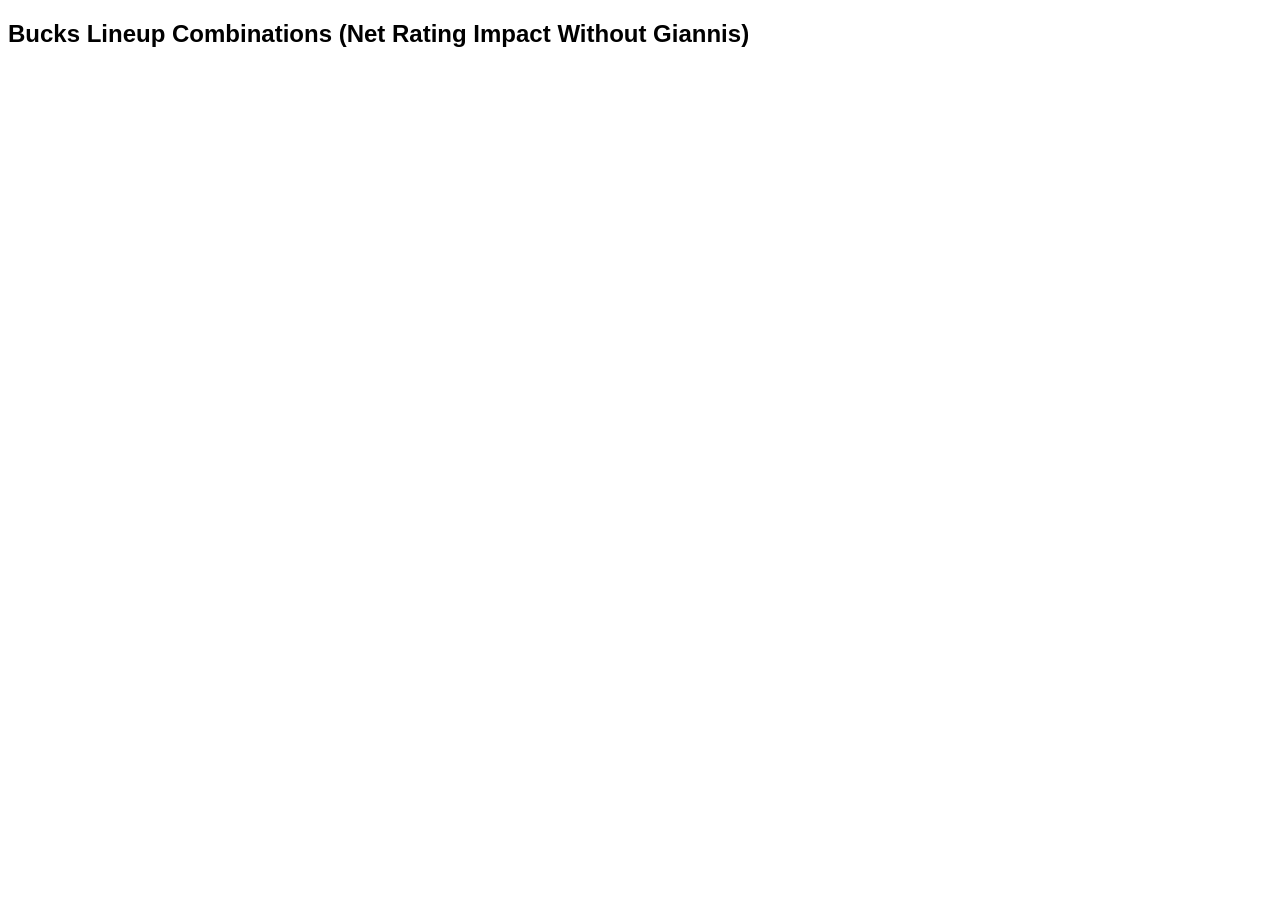
<file: hanson-hoops/bucks-lineups-tree.html>
<!DOCTYPE html>
<html lang="en">
<head>
  <meta charset="UTF-8" />
  <meta name="viewport" content="width=device-width, initial-scale=1.0" />
  <title>Bucks Lineup Tree</title>
  <script src="https://d3js.org/d3.v7.min.js"></script>
  <style>
    body {
      font-family: Arial, sans-serif;
    }
    .node circle {
      fill: #00471B;
      stroke: #FDBB30;
      stroke-width: 2px;
    }
    .node text {
      font-size: 12px;
    }
    .tooltip {
      position: absolute;
      text-align: left;
      padding: 8px;
      font-size: 12px;
      background: white;
      border: 1px solid #ccc;
      pointer-events: none;
    }
  </style>
</head>
<body>
  <h2>Bucks Lineup Combinations (Net Rating Impact Without Giannis)</h2>
  <div id="tree"></div>

  <script>
    const data = {
      name: "G. Antetokounmpo | A. Green | R. Rollins | M. Turner",
      net: 10.6,
      minutes: 214,
      children: [
        {
          name: "A. Green | R. Rollins | M. Turner",
          net: 4.5,
          minutes: 296,
          children: [
            {
              name: "R. Rollins | M. Turner",
              net: 0.5,
              minutes: 165
            }
          ]
        },
        {
          name: "G. Antetokounmpo | R. Rollins | M. Turner",
          net: 9.1,
          minutes: 243
        },
        {
          name: "G. Antetokounmpo | A. Green | M. Turner",
          net: 10.6,
          minutes: 242
        }
      ]
    };

    const width = 900;
    const dx = 20;
    const dy = 280;
    const margin = { top: 20, right: 120, bottom: 20, left: 100 };

    const diagonal = d3.linkHorizontal().x(d => d.y).y(d => d.x);

    const tree = d3.tree().nodeSize([dx, dy]);
    const root = d3.hierarchy(data);
    root.x0 = 0;
    root.y0 = 0;
    tree(root);

    const svg = d3.select("#tree")
      .append("svg")
      .attr("width", width + margin.left + margin.right)
      .attr("height", 500)
      .append("g")
      .attr("transform", `translate(${margin.left},${margin.top})`);

    const gLink = svg.append("g").attr("fill", "none").attr("stroke", "#ccc").attr("stroke-width", 1.5);
    const gNode = svg.append("g");

    const link = gLink.selectAll("path").data(root.links()).join("path").attr("d", diagonal);

    const node = gNode.selectAll("g").data(root.descendants()).join("g")
      .attr("transform", d => `translate(${d.y},${d.x})`);

    node.append("circle")
      .attr("r", d => 4 + Math.sqrt(d.data.minutes) / 10)
      .attr("fill", d => d.data.name.includes("Antetokounmpo") ? "#00471B" : "#bbb")
      .attr("stroke", "#FDBB30");

    node.append("text")
      .attr("dy", "0.31em")
      .attr("x", 10)
      .text(d => `${d.data.name} (${d.data.net > 0 ? "+" : ""}${d.data.net})`);
  </script>
</body>
</html>
</file>
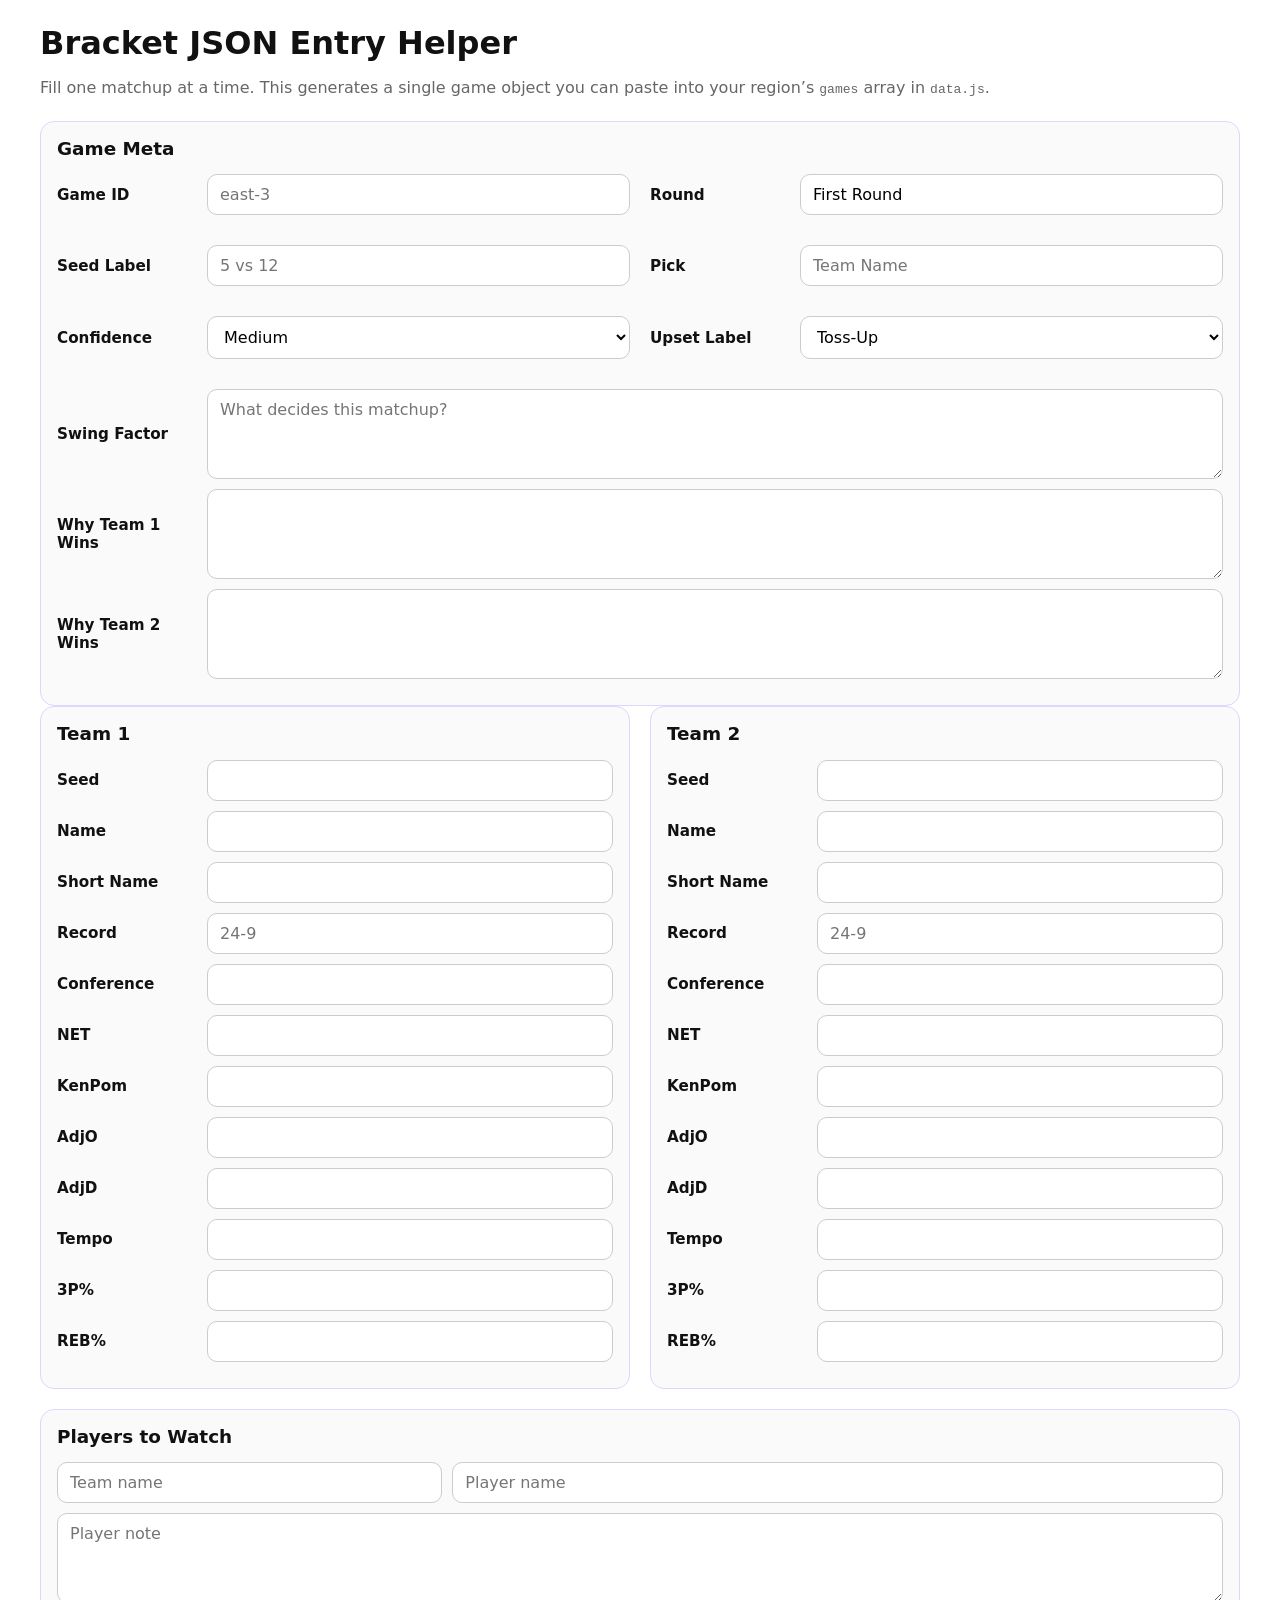
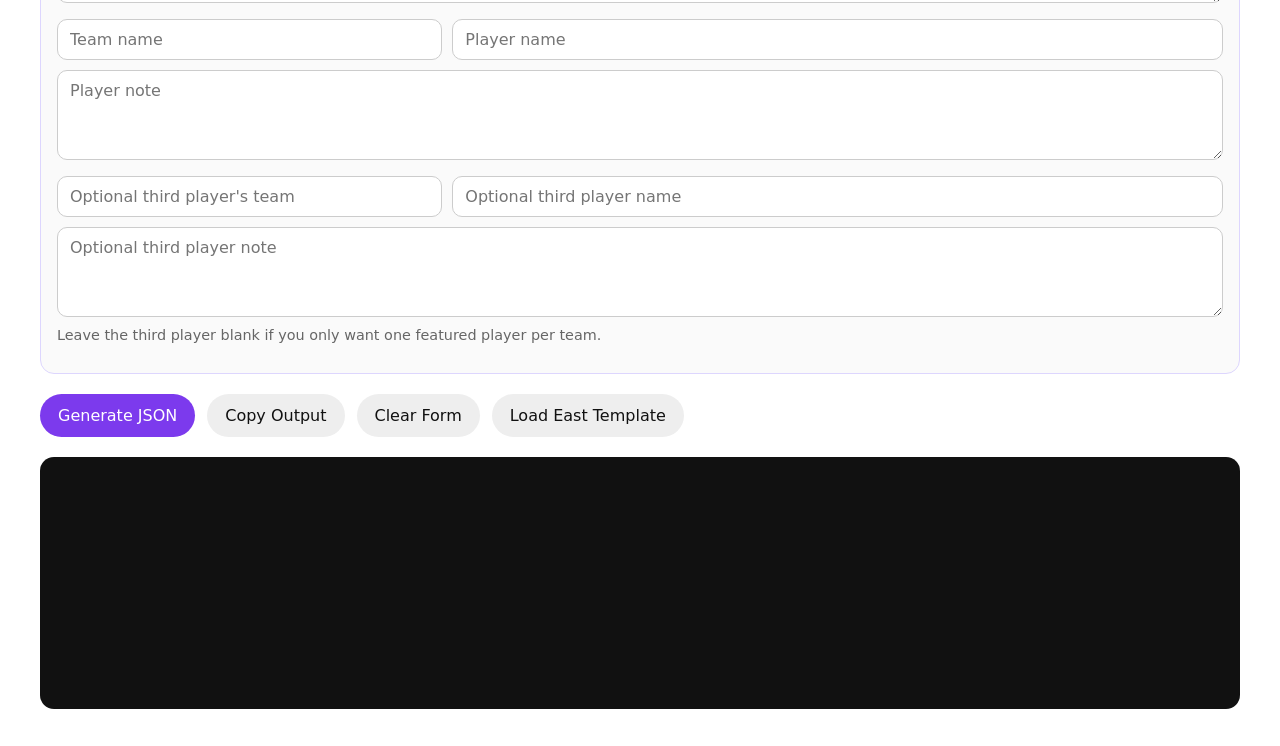
<file: hanson-hoops/march-madness/entry-helper.html>
<!DOCTYPE html>
<html lang="en">
<head>
  <meta charset="UTF-8" />
  <title>Bracket Data Entry Helper</title>
  <meta name="viewport" content="width=device-width, initial-scale=1.0" />
  <style>
    :root {
      --app-primary: #7c3aed;
      --border: #ddd6fe;
      --bg: #fafafa;
      --ink: #111;
      --muted: #666;
    }

    body {
      margin: 0;
      padding: 24px;
      font-family: system-ui, sans-serif;
      background: #fff;
      color: var(--ink);
    }

    .wrap {
      max-width: 1200px;
      margin: 0 auto;
    }

    h1 {
      margin: 0 0 8px;
      font-size: 2rem;
    }

    .sub {
      color: var(--muted);
      margin-bottom: 24px;
    }

    .grid {
      display: grid;
      grid-template-columns: 1fr 1fr;
      gap: 20px;
      margin-bottom: 20px;
    }

    .card {
      border: 1px solid var(--border);
      border-radius: 14px;
      padding: 16px;
      background: var(--bg);
    }

    .card h2 {
      margin-top: 0;
      font-size: 1.15rem;
    }

    .row {
      display: grid;
      grid-template-columns: 140px 1fr;
      gap: 10px;
      align-items: center;
      margin-bottom: 10px;
    }

    .row label {
      font-size: 0.95rem;
      font-weight: 600;
    }

    input, textarea, select {
      width: 100%;
      box-sizing: border-box;
      padding: 10px 12px;
      border: 1px solid #ccc;
      border-radius: 10px;
      font: inherit;
      background: #fff;
    }

    textarea {
      min-height: 90px;
      resize: vertical;
    }

    .full {
      grid-column: 1 / -1;
    }

    .actions {
      display: flex;
      gap: 12px;
      flex-wrap: wrap;
      margin: 20px 0;
    }

    button {
      border: none;
      border-radius: 999px;
      padding: 12px 18px;
      font-weight: 700;
      cursor: pointer;
      font: inherit;
    }

    .primary {
      background: var(--app-primary);
      color: white;
    }

    .secondary {
      background: #eee;
      color: #111;
    }

    pre {
      white-space: pre-wrap;
      word-break: break-word;
      background: #111;
      color: #f5f5f5;
      padding: 16px;
      border-radius: 14px;
      overflow-x: auto;
      min-height: 220px;
    }

    .players-grid {
      display: grid;
      grid-template-columns: 1fr 2fr;
      gap: 10px;
      margin-bottom: 10px;
    }

    .small-note {
      color: var(--muted);
      font-size: 0.9rem;
      margin-top: 6px;
    }

    @media (max-width: 900px) {
      .grid {
        grid-template-columns: 1fr;
      }

      .row {
        grid-template-columns: 1fr;
      }
    }
  </style>
</head>
<body>
  <div class="wrap">
    <h1>Bracket JSON Entry Helper</h1>
    <p class="sub">
      Fill one matchup at a time. This generates a single game object you can paste into your region’s
      <code>games</code> array in <code>data.js</code>.
    </p>

    <div class="card">
      <h2>Game Meta</h2>
      <div class="grid">
        <div class="row">
          <label for="gameId">Game ID</label>
          <input id="gameId" placeholder="east-3" />
        </div>
        <div class="row">
          <label for="round">Round</label>
          <input id="round" value="First Round" />
        </div>
        <div class="row">
          <label for="label">Seed Label</label>
          <input id="label" placeholder="5 vs 12" />
        </div>
        <div class="row">
          <label for="pick">Pick</label>
          <input id="pick" placeholder="Team Name" />
        </div>
        <div class="row">
          <label for="confidence">Confidence</label>
          <select id="confidence">
            <option>Very High</option>
            <option>High</option>
            <option selected>Medium</option>
            <option>Low</option>
            <option>Very Low</option>
          </select>
        </div>
        <div class="row">
          <label for="upsetLabel">Upset Label</label>
          <select id="upsetLabel">
            <option>Very Low Upset Risk</option>
            <option>Low Upset Risk</option>
            <option selected>Toss-Up</option>
            <option>Moderate Upset Risk</option>
            <option>High Upset Risk</option>
          </select>
        </div>
      </div>

      <div class="row full">
        <label for="swingFactor">Swing Factor</label>
        <textarea id="swingFactor" placeholder="What decides this matchup?"></textarea>
      </div>
      <div class="row full">
        <label for="whyTeam1Wins">Why Team 1 Wins</label>
        <textarea id="whyTeam1Wins"></textarea>
      </div>
      <div class="row full">
        <label for="whyTeam2Wins">Why Team 2 Wins</label>
        <textarea id="whyTeam2Wins"></textarea>
      </div>
    </div>

    <div class="grid">
      <div class="card">
        <h2>Team 1</h2>
        <div class="row"><label for="t1Seed">Seed</label><input id="t1Seed" type="number" /></div>
        <div class="row"><label for="t1Name">Name</label><input id="t1Name" /></div>
        <div class="row"><label for="t1ShortName">Short Name</label><input id="t1ShortName" /></div>
        <div class="row"><label for="t1Record">Record</label><input id="t1Record" placeholder="24-9" /></div>
        <div class="row"><label for="t1Conference">Conference</label><input id="t1Conference" /></div>
        <div class="row"><label for="t1Net">NET</label><input id="t1Net" type="number" step="any" /></div>
        <div class="row"><label for="t1Kenpom">KenPom</label><input id="t1Kenpom" type="number" step="any" /></div>
        <div class="row"><label for="t1AdjOff">AdjO</label><input id="t1AdjOff" type="number" step="any" /></div>
        <div class="row"><label for="t1AdjDef">AdjD</label><input id="t1AdjDef" type="number" step="any" /></div>
        <div class="row"><label for="t1Tempo">Tempo</label><input id="t1Tempo" type="number" step="any" /></div>
        <div class="row"><label for="t13p">3P%</label><input id="t13p" type="number" step="any" /></div>
        <div class="row"><label for="t1Reb">REB%</label><input id="t1Reb" type="number" step="any" /></div>
      </div>

      <div class="card">
        <h2>Team 2</h2>
        <div class="row"><label for="t2Seed">Seed</label><input id="t2Seed" type="number" /></div>
        <div class="row"><label for="t2Name">Name</label><input id="t2Name" /></div>
        <div class="row"><label for="t2ShortName">Short Name</label><input id="t2ShortName" /></div>
        <div class="row"><label for="t2Record">Record</label><input id="t2Record" placeholder="24-9" /></div>
        <div class="row"><label for="t2Conference">Conference</label><input id="t2Conference" /></div>
        <div class="row"><label for="t2Net">NET</label><input id="t2Net" type="number" step="any" /></div>
        <div class="row"><label for="t2Kenpom">KenPom</label><input id="t2Kenpom" type="number" step="any" /></div>
        <div class="row"><label for="t2AdjOff">AdjO</label><input id="t2AdjOff" type="number" step="any" /></div>
        <div class="row"><label for="t2AdjDef">AdjD</label><input id="t2AdjDef" type="number" step="any" /></div>
        <div class="row"><label for="t2Tempo">Tempo</label><input id="t2Tempo" type="number" step="any" /></div>
        <div class="row"><label for="t23p">3P%</label><input id="t23p" type="number" step="any" /></div>
        <div class="row"><label for="t2Reb">REB%</label><input id="t2Reb" type="number" step="any" /></div>
      </div>
    </div>

    <div class="card">
      <h2>Players to Watch</h2>

      <div class="players-grid">
        <input id="p1Team" placeholder="Team name" />
        <input id="p1Name" placeholder="Player name" />
      </div>
      <textarea id="p1Note" placeholder="Player note"></textarea>

      <div style="height: 12px;"></div>

      <div class="players-grid">
        <input id="p2Team" placeholder="Team name" />
        <input id="p2Name" placeholder="Player name" />
      </div>
      <textarea id="p2Note" placeholder="Player note"></textarea>

      <div style="height: 12px;"></div>

      <div class="players-grid">
        <input id="p3Team" placeholder="Optional third player's team" />
        <input id="p3Name" placeholder="Optional third player name" />
      </div>
      <textarea id="p3Note" placeholder="Optional third player note"></textarea>

      <p class="small-note">
        Leave the third player blank if you only want one featured player per team.
      </p>
    </div>

    <div class="actions">
      <button class="primary" id="generateBtn">Generate JSON</button>
      <button class="secondary" id="copyBtn">Copy Output</button>
      <button class="secondary" id="clearBtn">Clear Form</button>
      <button class="secondary" id="loadEastTemplateBtn">Load East Template</button>
    </div>

    <pre id="output"></pre>
  </div>

  <script>
    function val(id) {
      return document.getElementById(id).value.trim();
    }

    function num(id) {
      const raw = document.getElementById(id).value.trim();
      if (raw === "") return null;
      return Number(raw);
    }

    function buildPlayer(teamId, nameId, noteId) {
      const team = val(teamId);
      const name = val(nameId);
      const note = val(noteId);

      if (!team && !name && !note) return null;

      return { team, name, note };
    }

    function buildTeam(prefix) {
      return {
        seed: num(`${prefix}Seed`),
        name: val(`${prefix}Name`),
        shortName: val(`${prefix}ShortName`),
        record: val(`${prefix}Record`),
        conference: val(`${prefix}Conference`),
        net: num(`${prefix}Net`),
        kenpom: num(`${prefix}Kenpom`),
        adjOff: num(`${prefix}AdjOff`),
        adjDef: num(`${prefix}AdjDef`),
        tempo: num(`${prefix}Tempo`)
      };
    }

    function buildProfileStats() {
      return [
        { label: "AdjO", team1: num("t1AdjOff"), team2: num("t2AdjOff") },
        { label: "AdjD", team1: num("t1AdjDef"), team2: num("t2AdjDef") },
        { label: "Tempo", team1: num("t1Tempo"), team2: num("t2Tempo") },
        { label: "3P%", team1: num("t13p"), team2: num("t23p") },
        { label: "REB%", team1: num("t1Reb"), team2: num("t2Reb") }
      ];
    }

    function buildGameObject() {
      const players = [
        buildPlayer("p1Team", "p1Name", "p1Note"),
        buildPlayer("p2Team", "p2Name", "p2Note"),
        buildPlayer("p3Team", "p3Name", "p3Note")
      ].filter(Boolean);

      return {
        id: val("gameId"),
        round: val("round"),
        label: val("label"),
        team1: buildTeam("t1"),
        team2: buildTeam("t2"),
        pick: val("pick"),
        confidence: val("confidence"),
        upsetLabel: val("upsetLabel"),
        swingFactor: val("swingFactor"),
        whyTeam1Wins: val("whyTeam1Wins"),
        whyTeam2Wins: val("whyTeam2Wins"),
        players,
        profileStats: buildProfileStats()
      };
    }

    function formatGameObject(game) {
      const base = "        "; // 8 spaces
      const i1 = base + "  ";
      const i2 = base + "    ";
      const i3 = base + "      ";

      function row(label, value, indent = i1) {
        if (typeof value === "string") {
          return `${indent}${label}: ${JSON.stringify(value)},`;
        }
        return `${indent}${label}: ${value},`;
      }

      function teamBlock(team, name) {
        return [
          `${i1}${name}: {`,
          row("seed", team.seed, i2),
          row("name", team.name, i2),
          row("shortName", team.shortName, i2),
          row("record", team.record, i2),
          row("conference", team.conference, i2),
          row("net", team.net, i2),
          row("kenpom", team.kenpom, i2),
          row("adjOff", team.adjOff, i2),
          row("adjDef", team.adjDef, i2),
          row("tempo", team.tempo, i2).replace(/,$/, ""), // remove trailing comma
          `${i1}},`
        ].join("\n");
      }

      function playersBlock(players) {
        if (!players.length) return `${i1}players: [],`;

        return [
          `${i1}players: [`,
          ...players.map((p, idx) => {
            return [
              `${i2}{`,
              row("team", p.team, i3),
              row("name", p.name, i3),
              row("note", p.note, i3).replace(/,$/, ""),
              `${i2}}${idx < players.length - 1 ? "," : ""}`
            ].join("\n");
          }),
          `${i1}],`
        ].join("\n");
      }

      function profileStatsBlock(stats) {
        return [
          `${i1}profileStats: [`,
          ...stats.map((s, idx) => {
            return `${i2}{ label: "${s.label}", team1: ${s.team1}, team2: ${s.team2} }${idx < stats.length - 1 ? "," : ""}`;
          }),
          `${i1}]`
        ].join("\n");
      }

      return [
        `${base}{`,
        row("id", game.id),
        row("round", game.round),
        row("label", game.label),
        teamBlock(game.team1, "team1"),
        teamBlock(game.team2, "team2"),
        row("pick", game.pick),
        row("confidence", game.confidence),
        row("upsetLabel", game.upsetLabel),
        row("swingFactor", game.swingFactor),
        row("whyTeam1Wins", game.whyTeam1Wins),
        row("whyTeam2Wins", game.whyTeam2Wins),
        playersBlock(game.players),
        profileStatsBlock(game.profileStats),
        `${base}},`
      ].join("\n");
    }

    function generateOutput() {
      const gameObj = buildGameObject();
      const output = formatGameObject(gameObj);
      document.getElementById("output").textContent = output;
    }

    document.getElementById("generateBtn").addEventListener("click", generateOutput);

    document.getElementById("copyBtn").addEventListener("click", async () => {
      const text = document.getElementById("output").textContent;
      if (!text) return;
      await navigator.clipboard.writeText(text);
    });

    document.getElementById("clearBtn").addEventListener("click", () => {
      document.querySelectorAll("input, textarea, select").forEach(el => {
        if (el.tagName === "SELECT") {
          el.selectedIndex = 0;
        } else if (el.id === "round") {
          el.value = "First Round";
        } else {
          el.value = "";
        }
      });
      document.getElementById("round").value = "First Round";
      document.getElementById("output").textContent = "";
    });

    document.getElementById("loadEastTemplateBtn").addEventListener("click", () => {
      document.getElementById("gameId").value = "east-3";
      document.getElementById("label").value = "5 vs 12";
      document.getElementById("confidence").value = "Medium";
      document.getElementById("upsetLabel").value = "Toss-Up";
      document.getElementById("round").value = "First Round";
    });
  </script>
</body>
</html>
</file>
<file: hanson-hoops/2026-27-team-previews/assets/css/team-color-policy.css>
/* Project palette choices; see ColorPolicy.md. Surface colors are opaque. */

[data-team-theme="ATL"] {
  --team-identity: #E03A3E;
  --team-secondary: #C1D32F;
  --team-surface: #FBE7E8;
  --team-surface-strong: #F8D0D1;
  --team-ink: #8E1820;
  --team-text: #20212B;
  --team-muted: #4C5260;
  --team-plot: #FFFFFF;
  --team-comparison: #565B65;
  --team-negative: #B80E32;
  --team-border: #EC898B;
  --team-focus: #20212B;
}

[data-team-theme="BOS"] {
  --team-identity: #007A33;
  --team-secondary: #BA9653;
  --team-surface: #E0EFE7;
  --team-surface-strong: #C2DFCE;
  --team-ink: #005724;
  --team-text: #20212B;
  --team-muted: #4C5260;
  --team-plot: #FFFFFF;
  --team-comparison: #565B65;
  --team-negative: #B80E32;
  --team-border: #66AF85;
  --team-focus: #20212B;
}

[data-team-theme="BKN"] {
  --team-identity: #444444;
  --team-secondary: #777777;
  --team-surface: #E9E9E9;
  --team-surface-strong: #D2D2D2;
  --team-ink: #222222;
  --team-text: #20212B;
  --team-muted: #4C5260;
  --team-plot: #FFFFFF;
  --team-comparison: #565B65;
  --team-negative: #B80E32;
  --team-border: #8F8F8F;
  --team-focus: #20212B;
}

[data-team-theme="CHA"] {
  --team-identity: #00788C;
  --team-secondary: #1D1160;
  --team-surface: #E0EFF1;
  --team-surface-strong: #C2DFE3;
  --team-ink: #005D6D;
  --team-text: #20212B;
  --team-muted: #4C5260;
  --team-plot: #FFFFFF;
  --team-comparison: #565B65;
  --team-negative: #B80E32;
  --team-border: #66AEBA;
  --team-focus: #20212B;
}

[data-team-theme="CHI"] {
  --team-identity: #CE1141;
  --team-secondary: #222222;
  --team-surface: #F9E2E8;
  --team-surface-strong: #F3C6D1;
  --team-ink: #A00D32;
  --team-text: #20212B;
  --team-muted: #4C5260;
  --team-plot: #FFFFFF;
  --team-comparison: #565B65;
  --team-negative: #B80E32;
  --team-border: #E2708D;
  --team-focus: #20212B;
}

[data-team-theme="CLE"] {
  --team-identity: #860038;
  --team-secondary: #FDBB30;
  --team-surface: #F0E0E7;
  --team-surface-strong: #E2C2CF;
  --team-ink: #68002B;
  --team-text: #20212B;
  --team-muted: #4C5260;
  --team-plot: #FFFFFF;
  --team-comparison: #565B65;
  --team-negative: #B80E32;
  --team-border: #B66688;
  --team-focus: #20212B;
}

[data-team-theme="DAL"] {
  --team-identity: #00538C;
  --team-secondary: #B8C4CA;
  --team-surface: #E0EAF1;
  --team-surface-strong: #C2D6E3;
  --team-ink: #00426F;
  --team-text: #20212B;
  --team-muted: #4C5260;
  --team-plot: #FFFFFF;
  --team-comparison: #565B65;
  --team-negative: #B80E32;
  --team-border: #6698BA;
  --team-focus: #20212B;
}

[data-team-theme="DEN"] {
  --team-identity: #FEC524;
  --team-secondary: #0E2240;
  --team-surface: #FFF8E5;
  --team-surface-strong: #FFF1CA;
  --team-ink: #765400;
  --team-text: #20212B;
  --team-muted: #4C5260;
  --team-plot: #FFFFFF;
  --team-comparison: #565B65;
  --team-negative: #B80E32;
  --team-border: #FEDC7C;
  --team-focus: #20212B;
}

[data-team-theme="DET"] {
  --team-identity: #C8102E;
  --team-secondary: #1D42BA;
  --team-surface: #F8E2E6;
  --team-surface-strong: #F2C6CD;
  --team-ink: #A30D25;
  --team-text: #20212B;
  --team-muted: #4C5260;
  --team-plot: #FFFFFF;
  --team-comparison: #565B65;
  --team-negative: #B80E32;
  --team-border: #DE7082;
  --team-focus: #20212B;
}

[data-team-theme="GSW"] {
  --team-identity: #FFC72C;
  --team-secondary: #1D428A;
  --team-surface: #FFF8E6;
  --team-surface-strong: #FFF2CC;
  --team-ink: #765600;
  --team-text: #20212B;
  --team-muted: #4C5260;
  --team-plot: #FFFFFF;
  --team-comparison: #565B65;
  --team-negative: #B80E32;
  --team-border: #FFDD80;
  --team-focus: #20212B;
}

[data-team-theme="HOU"] {
  --team-identity: #CE1141;
  --team-secondary: #333333;
  --team-surface: #F9E2E8;
  --team-surface-strong: #F3C6D1;
  --team-ink: #A00D32;
  --team-text: #20212B;
  --team-muted: #4C5260;
  --team-plot: #FFFFFF;
  --team-comparison: #565B65;
  --team-negative: #B80E32;
  --team-border: #E2708D;
  --team-focus: #20212B;
}

[data-team-theme="IND"] {
  --team-identity: #FDBB30;
  --team-secondary: #002D62;
  --team-surface: #FFF7E6;
  --team-surface-strong: #FFEFCD;
  --team-ink: #785400;
  --team-text: #20212B;
  --team-muted: #4C5260;
  --team-plot: #FFFFFF;
  --team-comparison: #565B65;
  --team-negative: #B80E32;
  --team-border: #FED683;
  --team-focus: #20212B;
}

[data-team-theme="LAC"] {
  --team-identity: #C8102E;
  --team-secondary: #1D428A;
  --team-surface: #F8E2E6;
  --team-surface-strong: #F2C6CD;
  --team-ink: #A30D25;
  --team-text: #20212B;
  --team-muted: #4C5260;
  --team-plot: #FFFFFF;
  --team-comparison: #565B65;
  --team-negative: #B80E32;
  --team-border: #DE7082;
  --team-focus: #20212B;
}

[data-team-theme="LAL"] {
  --team-identity: #552583;
  --team-secondary: #FDB927;
  --team-surface: #EBE5F0;
  --team-surface-strong: #D6CBE1;
  --team-ink: #552583;
  --team-text: #20212B;
  --team-muted: #4C5260;
  --team-plot: #FFFFFF;
  --team-comparison: #565B65;
  --team-negative: #B80E32;
  --team-border: #997CB5;
  --team-focus: #20212B;
}

[data-team-theme="MEM"] {
  --team-identity: #5D76A9;
  --team-secondary: #12173F;
  --team-surface: #ECEFF5;
  --team-surface-strong: #D8DEEA;
  --team-ink: #354C79;
  --team-text: #20212B;
  --team-muted: #4C5260;
  --team-plot: #FFFFFF;
  --team-comparison: #565B65;
  --team-negative: #B80E32;
  --team-border: #9EADCB;
  --team-focus: #20212B;
}

[data-team-theme="MIA"] {
  --team-identity: #98002E;
  --team-secondary: #F9A01B;
  --team-surface: #F3E0E6;
  --team-surface-strong: #E6C2CD;
  --team-ink: #800027;
  --team-text: #20212B;
  --team-muted: #4C5260;
  --team-plot: #FFFFFF;
  --team-comparison: #565B65;
  --team-negative: #B80E32;
  --team-border: #C16682;
  --team-focus: #20212B;
}

[data-team-theme="MIL"] {
  --team-identity: #00471B;
  --team-secondary: #EEE1C6;
  --team-surface: #E0E9E4;
  --team-surface-strong: #C2D3C8;
  --team-ink: #00471B;
  --team-text: #20212B;
  --team-muted: #4C5260;
  --team-plot: #FFFFFF;
  --team-comparison: #565B65;
  --team-negative: #B80E32;
  --team-border: #669176;
  --team-focus: #20212B;
}

[data-team-theme="MIN"] {
  --team-identity: #236192;
  --team-secondary: #78BE20;
  --team-surface: #E5ECF2;
  --team-surface-strong: #CAD9E5;
  --team-ink: #19496E;
  --team-text: #20212B;
  --team-muted: #4C5260;
  --team-plot: #FFFFFF;
  --team-comparison: #565B65;
  --team-negative: #B80E32;
  --team-border: #7BA0BE;
  --team-focus: #20212B;
}

[data-team-theme="NOP"] {
  --team-identity: #B4975A;
  --team-secondary: #0C2340;
  --team-surface: #F6F3EB;
  --team-surface-strong: #EDE6D7;
  --team-ink: #69522A;
  --team-text: #20212B;
  --team-muted: #4C5260;
  --team-plot: #FFFFFF;
  --team-comparison: #565B65;
  --team-negative: #B80E32;
  --team-border: #D2C19C;
  --team-focus: #20212B;
}

[data-team-theme="NYK"] {
  --team-identity: #F58426;
  --team-secondary: #006BB6;
  --team-surface: #FEF0E5;
  --team-surface-strong: #FDE1CB;
  --team-ink: #9B4300;
  --team-text: #20212B;
  --team-muted: #4C5260;
  --team-plot: #FFFFFF;
  --team-comparison: #565B65;
  --team-negative: #B80E32;
  --team-border: #F9B57D;
  --team-focus: #20212B;
}

[data-team-theme="OKC"] {
  --team-identity: #007AC1;
  --team-secondary: #EF3B24;
  --team-surface: #E0EFF8;
  --team-surface-strong: #C2DFF0;
  --team-ink: #005C91;
  --team-text: #20212B;
  --team-muted: #4C5260;
  --team-plot: #FFFFFF;
  --team-comparison: #565B65;
  --team-negative: #B80E32;
  --team-border: #66AFDA;
  --team-focus: #20212B;
}

[data-team-theme="ORL"] {
  --team-identity: #0077C0;
  --team-secondary: #838B8F;
  --team-surface: #E0EFF7;
  --team-surface-strong: #C2DEF0;
  --team-ink: #005B93;
  --team-text: #20212B;
  --team-muted: #4C5260;
  --team-plot: #FFFFFF;
  --team-comparison: #565B65;
  --team-negative: #B80E32;
  --team-border: #66ADD9;
  --team-focus: #20212B;
}

[data-team-theme="PHI"] {
  --team-identity: #006BB6;
  --team-secondary: #ED174C;
  --team-surface: #E0EDF6;
  --team-surface-strong: #C2DBED;
  --team-ink: #00558F;
  --team-text: #20212B;
  --team-muted: #4C5260;
  --team-plot: #FFFFFF;
  --team-comparison: #565B65;
  --team-negative: #B80E32;
  --team-border: #66A6D3;
  --team-focus: #20212B;
}

[data-team-theme="PHX"] {
  --team-identity: #E56020;
  --team-secondary: #1D1160;
  --team-surface: #FCECE4;
  --team-surface-strong: #F9D9C9;
  --team-ink: #9E3B0A;
  --team-text: #20212B;
  --team-muted: #4C5260;
  --team-plot: #FFFFFF;
  --team-comparison: #565B65;
  --team-negative: #B80E32;
  --team-border: #EFA079;
  --team-focus: #20212B;
}

[data-team-theme="POR"] {
  --team-identity: #E03A3E;
  --team-secondary: #222222;
  --team-surface: #FBE7E8;
  --team-surface-strong: #F8D0D1;
  --team-ink: #A22125;
  --team-text: #20212B;
  --team-muted: #4C5260;
  --team-plot: #FFFFFF;
  --team-comparison: #565B65;
  --team-negative: #B80E32;
  --team-border: #EC898B;
  --team-focus: #20212B;
}

[data-team-theme="SAC"] {
  --team-identity: #5A2D81;
  --team-secondary: #63707C;
  --team-surface: #EBE6F0;
  --team-surface-strong: #D7CDE1;
  --team-ink: #5A2D81;
  --team-text: #20212B;
  --team-muted: #4C5260;
  --team-plot: #FFFFFF;
  --team-comparison: #565B65;
  --team-negative: #B80E32;
  --team-border: #9C81B3;
  --team-focus: #20212B;
}

[data-team-theme="SAS"] {
  --team-identity: #A8ADB4;
  --team-secondary: #222222;
  --team-surface: #F5F5F6;
  --team-surface-strong: #EAEBED;
  --team-ink: #454D57;
  --team-text: #20212B;
  --team-muted: #4C5260;
  --team-plot: #FFFFFF;
  --team-comparison: #565B65;
  --team-negative: #B80E32;
  --team-border: #CBCED2;
  --team-focus: #20212B;
}

[data-team-theme="TOR"] {
  --team-identity: #CE1141;
  --team-secondary: #222222;
  --team-surface: #F9E2E8;
  --team-surface-strong: #F3C6D1;
  --team-ink: #A00D32;
  --team-text: #20212B;
  --team-muted: #4C5260;
  --team-plot: #FFFFFF;
  --team-comparison: #565B65;
  --team-negative: #B80E32;
  --team-border: #E2708D;
  --team-focus: #20212B;
}

[data-team-theme="UTA"] {
  --team-identity: #6B4C9A;
  --team-secondary: #99C8DF;
  --team-surface: #EDEAF3;
  --team-surface-strong: #DBD4E7;
  --team-ink: #503775;
  --team-text: #20212B;
  --team-muted: #4C5260;
  --team-plot: #FFFFFF;
  --team-comparison: #565B65;
  --team-negative: #B80E32;
  --team-border: #A694C2;
  --team-focus: #20212B;
}

[data-team-theme="WAS"] {
  --team-identity: #E75C83;
  --team-secondary: #002B5C;
  --team-surface: #FCEBF0;
  --team-surface-strong: #F9D8E1;
  --team-ink: #002B5C;
  --team-text: #20212B;
  --team-muted: #4C5260;
  --team-plot: #FFFFFF;
  --team-comparison: #565B65;
  --team-negative: #B80E32;
  --team-border: #F19DB5;
  --team-focus: #20212B;
}


/* Apply these hooks to actual component roots during integration. */
.team-graphic-region, .team-graphic {
 background: var(--team-surface, #F3F3F6); color: var(--team-text, #20212B);
 border: 1px solid var(--team-border, #777); border-top: 4px solid var(--team-ink, #333);
 border-radius: 12px; padding: clamp(18px, 3vw, 30px); min-width: 0;
}
.team-graphic-region .team-graphic { border-top-width: 1px; }
.team-graphic__title, .team-graphic__kicker, .team-graphic__link { color: var(--team-ink); }
.team-graphic__note { color: var(--team-muted); }
.team-graphic__controls { display: flex; flex-wrap: wrap; gap: 8px; }
.team-graphic__button { background: var(--team-plot); color: var(--team-ink); border: 1px solid var(--team-ink); border-radius: 999px; padding: 10px 16px; min-height: 44px; font: inherit; font-weight: 700; }
.team-graphic__button[aria-pressed="true"] { background: var(--team-surface-strong); }
.team-graphic__callout { background: var(--team-surface-strong); color: var(--team-ink); border-left: 4px solid var(--team-ink); padding: 14px; margin: 16px 0; }
.team-graphic__plot { background: var(--team-plot); border: 1px solid var(--team-border); border-radius: 8px; padding: 16px; min-width: 0; }
.team-graphic__button:focus-visible, .team-graphic__link:focus-visible { outline: 3px solid var(--team-focus); outline-offset: 3px; }
.team-graphic__table { color: var(--team-text); background: var(--team-plot); }
.team-graphic__table th { background: var(--team-surface-strong); }
</file>
<file: hanson-hoops/2026-27-team-previews/assets/css/wemby-unicorn-chart.css>
.wemby-unicorn {
  --wemby-ink: #151a1d;
  --wemby-muted: #5e696f;
  --wemby-grid: #dce2e5;
  --wemby-paper: #fff;
  --wemby-panel: #f5f7f8;
  --wemby-silver: #8a8d8f;
  --wemby-teal: #00b2a9;
  --wemby-teal-dark: #007b75;
  --wemby-pink: #ef426f;
  --wemby-orange: #ff8200;
  margin: 0;
  padding: clamp(18px, 3vw, 30px);
  border: 1px solid #d7dde0;
  border-radius: 12px;
  background: linear-gradient(145deg, rgba(196, 206, 212, 0.2), transparent 36%), var(--wemby-paper);
  color: var(--wemby-ink);
}

.wemby-unicorn__header {
  display: grid;
  grid-template-columns: minmax(0, 1fr) auto;
  gap: 20px;
  align-items: start;
  margin-bottom: 14px;
}

.wemby-unicorn__fiesta-stripe { display: flex; width: 68px; height: 4px; gap: 3px; margin-bottom: 10px; }
.wemby-unicorn__fiesta-stripe i { display: block; height: 100%; border-radius: 999px; }
.wemby-unicorn__fiesta-stripe i:nth-child(1) { width: 28px; background: var(--wemby-teal); }
.wemby-unicorn__fiesta-stripe i:nth-child(2) { width: 16px; background: var(--wemby-pink); }
.wemby-unicorn__fiesta-stripe i:nth-child(3) { width: 18px; background: var(--wemby-orange); }

.wemby-unicorn__eyebrow {
  margin: 0 0 4px;
  color: var(--wemby-muted);
  font-size: 0.72rem;
  font-weight: 850;
  letter-spacing: 0.13em;
  text-transform: uppercase;
}

.wemby-unicorn .wemby-unicorn__title {
  margin: 0;
  color: var(--wemby-ink);
  font: 700 clamp(1.45rem, 3vw, 2rem)/1.12 Georgia, "Times New Roman", serif;
  letter-spacing: -0.035em;
}

.wemby-unicorn__dek { max-width: 640px; margin: 7px 0 0; color: var(--wemby-muted); font-size: 0.92rem; line-height: 1.5; }

.wemby-unicorn__samples {
  display: grid;
  min-width: 184px;
  overflow: hidden;
  border: 1px solid #d7dde0;
  border-left: 4px solid var(--wemby-teal);
  border-radius: 8px;
  background: rgba(245, 247, 248, 0.92);
  color: var(--wemby-muted);
  font-size: 0.73rem;
  font-variant-numeric: tabular-nums;
}

.wemby-unicorn__samples span { display: flex; gap: 10px; justify-content: space-between; padding: 7px 10px; border-bottom: 1px solid #e0e5e7; }
.wemby-unicorn__samples span:last-child { border-bottom: 0; }
.wemby-unicorn__samples strong { color: var(--wemby-ink); }

.wemby-unicorn--career { margin-top: clamp(20px, 3vw, 32px); }

.wemby-unicorn__spotlight {
  min-width: 225px;
  padding: 12px 14px;
  border: 1px solid #aebac0;
  border-left: 5px solid var(--wemby-teal);
  border-radius: 8px;
  background: #f4f6f7;
}

.wemby-unicorn__spotlight-name {
  display: block;
  margin-bottom: 7px;
  font-size: 0.79rem;
  font-weight: 850;
  letter-spacing: 0.04em;
  text-transform: uppercase;
}

.wemby-unicorn__spotlight-values {
  display: grid;
  grid-template-columns: repeat(2, 1fr);
  gap: 3px 12px;
  color: #3f4a50;
  font-size: 0.78rem;
  font-variant-numeric: tabular-nums;
}

.wemby-unicorn__keys {
  display: flex;
  width: fit-content;
  max-width: 100%;
  flex-wrap: wrap;
  gap: 10px 20px;
  align-items: end;
  padding: 10px 12px;
  border: 1px solid #e0e5e7;
  border-radius: 8px;
  background: rgba(247, 249, 250, 0.88);
}

.wemby-unicorn__key { min-width: 210px; }
.wemby-unicorn__key-title { display: block; margin-bottom: 6px; color: #313b40; font-size: 0.74rem; font-weight: 800; }
.wemby-unicorn__color-ramp { display: block; width: 190px; height: 10px; border: 1px solid #aeb9be; border-radius: 999px; }
.wemby-unicorn__color-ticks { display: flex; justify-content: space-between; width: 190px; margin-top: 3px; color: var(--wemby-muted); font-size: 0.68rem; font-variant-numeric: tabular-nums; }
.wemby-unicorn__size-key { display: block; overflow: visible; width: 230px; height: 48px; }
.wemby-unicorn__size-key circle { fill: rgba(99, 114, 129, 0.2); stroke: #3f4b52; }
.wemby-unicorn__size-key text { fill: var(--wemby-muted); font: 700 10px/1 system-ui, sans-serif; text-anchor: middle; }

.wemby-unicorn__view-controls {
  display: flex;
  width: fit-content;
  max-width: 100%;
  gap: 4px;
  padding: 4px;
  border: 1px solid #d9dfe2;
  border-radius: 10px;
  background: #f0f3f4;
}

.team-card .wemby-unicorn__view-button {
  min-height: 40px;
  padding: 8px 12px;
  border: 1px solid transparent;
  border-radius: 7px;
  background: transparent;
  color: #4c585e;
  cursor: pointer;
  font: 800 0.76rem/1.2 system-ui, sans-serif;
}

.team-card .wemby-unicorn__view-button:hover { background: rgba(255, 255, 255, 0.75); }
.team-card .wemby-unicorn__view-button.is-active { border-color: #bfc8cc; background: #fff; color: var(--wemby-ink); box-shadow: 0 1px 2px rgba(15, 20, 23, 0.08); }
.team-card .wemby-unicorn__view-button:focus-visible,
.wemby-unicorn__bar-segment:focus-visible,
.wemby-unicorn__metric-point:focus-visible { outline: 3px solid rgba(0, 178, 169, 0.38); outline-offset: 2px; }

.wemby-unicorn__chart-shell { position: relative; min-height: 330px; margin-top: 12px; overflow: hidden; border-top: 1px solid #e3e7e9; }
.wemby-unicorn--career .wemby-unicorn__chart-shell { min-height: 0; }
.wemby-unicorn__status { display: grid; min-height: 300px; place-items: center; margin: 0; padding: 28px; color: var(--wemby-muted); text-align: center; }
.wemby-unicorn__status--error { margin-top: 12px; min-height: 160px; border: 1px dashed #a65050; border-radius: 8px; background: #fff7f7; color: #792d2d; }
.wemby-unicorn__svg { display: block; width: 100%; height: auto; overflow: visible; }
.wemby-unicorn--scatter .wemby-unicorn__chart-shell { min-height: 430px; }
.wemby-unicorn__grid line { stroke: var(--wemby-grid); stroke-width: 1; }
.wemby-unicorn__zero-line { stroke: #89969c; stroke-width: 1.2; stroke-dasharray: 4 5; }
.wemby-unicorn__axis path,
.wemby-unicorn__axis line { stroke: #89969c; }
.wemby-unicorn__axis text { fill: #4f5a60; font: 11px/1 system-ui, sans-serif; }
.wemby-unicorn__axis-title { fill: #2e383d; font: 750 12px/1 system-ui, sans-serif; letter-spacing: 0.015em; }
.wemby-unicorn__axis-note { fill: #6a7479; font: italic 10px/1 system-ui, sans-serif; }
.wemby-unicorn__point { pointer-events: none; transition: opacity 140ms ease, filter 140ms ease; }
.wemby-unicorn__point--comparison { stroke: #fff; stroke-width: 1.7; filter: drop-shadow(0 1px 1px rgba(15, 20, 23, 0.12)); }
.wemby-unicorn__point--wemby { stroke: #fff; stroke-width: 1.5; filter: none; }
.wemby-unicorn__highlight { pointer-events: none; }
.wemby-unicorn__highlight-gap,
.wemby-unicorn__highlight-ring { fill: none; }
.wemby-unicorn__highlight-gap { stroke: #fff; stroke-width: 4; }
.wemby-unicorn__highlight-ring { stroke: var(--wemby-teal); stroke-width: 1.8; }
.wemby-unicorn__hit-target { cursor: pointer; outline: none; }
.wemby-unicorn__hit-target:focus-visible { stroke: var(--wemby-ink); stroke-width: 3; }
.wemby-unicorn__label-line { stroke: #7a878e; stroke-width: 1; }
.wemby-unicorn__label-line--wemby { stroke: var(--wemby-teal); stroke-width: 1.6; }
.wemby-unicorn__label { fill: #303a3f; font: 750 11px/1 system-ui, sans-serif; paint-order: stroke; stroke: #fff; stroke-linejoin: round; stroke-width: 4px; }
.wemby-unicorn__label--wemby { fill: var(--wemby-teal-dark); font-size: 12px; font-weight: 900; }
.wemby-unicorn__tooltip {
  position: absolute;
  z-index: 2;
  display: grid;
  gap: 2px;
  width: max-content;
  max-width: min(230px, calc(100% - 20px));
  padding: 9px 11px;
  border: 1px solid #718087;
  border-radius: 8px;
  background: rgba(15, 20, 23, 0.96);
  color: #fff;
  font-size: 0.75rem;
  line-height: 1.4;
  pointer-events: none;
  transform: translate(10px, -50%);
  box-shadow: 0 10px 24px rgba(15, 20, 23, 0.22);
}
.wemby-unicorn__tooltip[hidden] { display: none; }
.wemby-unicorn__tooltip strong { font-size: 0.8rem; }
.wemby-unicorn__view-title { fill: var(--wemby-ink); font: 800 16px/1.1 system-ui, sans-serif; }
.wemby-unicorn__view-note { fill: var(--wemby-muted); font: 11px/1.2 system-ui, sans-serif; }
.wemby-unicorn__panel-title { fill: #303a3f; font: 800 11.5px/1 system-ui, sans-serif; }
.wemby-unicorn__mini-axis path { display: none; }
.wemby-unicorn__mini-axis line { stroke: var(--wemby-grid); stroke-width: 1; shape-rendering: crispEdges; }
.wemby-unicorn__mini-axis text { fill: #68747a; font: 10px/1 system-ui, sans-serif; }
.wemby-unicorn__reference-line { stroke: #677279; stroke-width: 1; stroke-dasharray: 3 4; vector-effect: non-scaling-stroke; }
.wemby-unicorn__reference-label { fill: #59656b; font: 700 9px/1 system-ui, sans-serif; paint-order: stroke; stroke: #fff; stroke-width: 3px; }
.wemby-unicorn__metric-line { fill: none; stroke-width: 2.4; stroke-linecap: round; stroke-linejoin: round; vector-effect: non-scaling-stroke; }
.wemby-unicorn__metric-point { cursor: pointer; stroke: #fff; stroke-width: 2; }
.wemby-unicorn__direct-value { fill: var(--wemby-ink); font: 850 11px/1 system-ui, sans-serif; paint-order: stroke; stroke: #fff; stroke-linejoin: round; stroke-width: 4px; }
.wemby-unicorn__season-label,
.wemby-unicorn__bar-season { fill: #4f5b61; font: 750 10px/1 system-ui, sans-serif; font-variant-numeric: tabular-nums; }
.wemby-unicorn__legend-label { fill: #4d595f; font: 700 10px/1 system-ui, sans-serif; }
.wemby-unicorn__bar-outline { fill: #f2f4f5; stroke: #cfd6d9; stroke-width: 1; }
.wemby-unicorn__bar-segment { cursor: pointer; stroke: #fff; stroke-width: 1; shape-rendering: crispEdges; }
.wemby-unicorn__segment-value { fill: #fff; font: 850 9.5px/1 system-ui, sans-serif; pointer-events: none; }
.wemby-unicorn__creation-value { fill: var(--wemby-ink); font: 850 9.5px/1 system-ui, sans-serif; pointer-events: none; }
.wemby-unicorn__segment-value.is-dark { fill: var(--wemby-ink); }
.wemby-unicorn__bar-note,
.wemby-unicorn__bar-total,
.wemby-unicorn__rounding-note,
.wemby-unicorn__change-note { fill: var(--wemby-muted); font: 10px/1 system-ui, sans-serif; font-variant-numeric: tabular-nums; }
.wemby-unicorn__bar-total { font-size: 9px; }
.wemby-unicorn__rounding-note { font-style: italic; }
.wemby-unicorn__change-note { fill: var(--wemby-teal-dark); font-weight: 800; }
.wemby-unicorn__inspection { min-height: 1.5em; margin: 4px 0 0; color: var(--wemby-muted); font-size: 0.75rem; }
.wemby-unicorn__notes { margin-top: 12px; color: #5c666b; font-size: 0.75rem; line-height: 1.55; }
.wemby-unicorn__notes p { margin: 5px 0 0; }
.wemby-unicorn__table-details { margin-top: 12px; border-top: 1px solid #dce2e5; }

.team-card .wemby-unicorn__table-toggle {
  display: block;
  width: fit-content;
  padding: 12px 2px 4px;
  border: 0;
  background: transparent;
  color: #354047;
  cursor: pointer;
  font-size: 0.78rem;
  font-weight: 800;
  list-style: none;
}

.team-card .wemby-unicorn__table-toggle:hover { background: transparent; text-decoration: underline; text-underline-offset: 3px; }
.wemby-unicorn__table-toggle::-webkit-details-marker { display: none; }
.wemby-unicorn__table-toggle::before { content: "\25B8"; display: inline-block; margin-right: 6px; }
.wemby-unicorn__table-details[open] .wemby-unicorn__table-toggle::before { content: "\25BE"; }
.wemby-unicorn__table-wrap { overflow-x: auto; margin-top: 8px; border: 1px solid #dde3e6; border-radius: 7px; }
.wemby-unicorn__table { width: 100%; border-collapse: collapse; font-size: 0.73rem; font-variant-numeric: tabular-nums; white-space: nowrap; }
.wemby-unicorn__table th,
.wemby-unicorn__table td { padding: 7px 9px; border-bottom: 1px solid #e5eaec; text-align: right; }
.wemby-unicorn__table th { position: sticky; top: 0; background: #eef2f4; color: #293238; font-weight: 850; }
.wemby-unicorn__table th:first-child,
.wemby-unicorn__table td:first-child { text-align: left; }
.wemby-unicorn__table th:nth-child(2),
.wemby-unicorn__table td:nth-child(2) { text-align: left; }
.wemby-unicorn__table tr[data-wemby-row] { background: #eef2f4; font-weight: 850; }
.wemby-unicorn__visually-hidden { position: absolute; width: 1px; height: 1px; padding: 0; margin: -1px; overflow: hidden; clip: rect(0, 0, 0, 0); white-space: nowrap; border: 0; }
.story-layout.story-layout--wemby { grid-template-columns: 1fr; }

@media (max-width: 620px) {
  .wemby-unicorn { margin-inline: -6px; padding: 16px 12px; }
  .wemby-unicorn__header { grid-template-columns: 1fr; gap: 12px; }
  .wemby-unicorn__spotlight { min-width: 0; }
  .wemby-unicorn__keys { width: 100%; align-items: start; padding: 10px; }
  .wemby-unicorn__key,
  .wemby-unicorn__color-ramp,
  .wemby-unicorn__color-ticks { width: 100%; min-width: 0; }
  .wemby-unicorn__size-key { width: min(230px, 100%); }
  .wemby-unicorn--scatter .wemby-unicorn__chart-shell { min-height: 560px; }
  .wemby-unicorn__axis text { font-size: 10px; }
  .wemby-unicorn__axis-title { font-size: 11px; }
  .wemby-unicorn__axis-note { font-size: 9px; }
  .wemby-unicorn__samples { min-width: 0; grid-template-columns: repeat(3, 1fr); }
  .wemby-unicorn__samples span { display: grid; gap: 2px; justify-content: start; padding: 7px 8px; border-right: 1px solid #e0e5e7; border-bottom: 0; }
  .wemby-unicorn__samples span:last-child { border-right: 0; }
  .wemby-unicorn__view-controls { display: grid; width: 100%; grid-template-columns: 1fr; }
  .team-card .wemby-unicorn__view-button { width: 100%; min-height: 44px; text-align: left; }
  .wemby-unicorn--career .wemby-unicorn__chart-shell { min-height: 0; }
  .wemby-unicorn__panel-title { font-size: 11px; }
  .wemby-unicorn__view-note { font-size: 10px; }
  .wemby-unicorn__rounding-note { font-size: 9px; }
}

@media (prefers-reduced-motion: reduce) {
  .wemby-unicorn *,
  .wemby-unicorn *::before,
  .wemby-unicorn *::after {
    scroll-behavior: auto !important;
    transition-duration: 0.01ms !important;
    animation-duration: 0.01ms !important;
    animation-iteration-count: 1 !important;
  }
}
</file>
<file: hanson-hoops/2026-27-team-previews/assets/css/jokic-on-off-chart.css>
.story-layout--nuggets {
  grid-template-columns: minmax(0, 1fr) minmax(360px, 0.94fr);
  align-items: start;
}

.story--nuggets-intro,
.story--nuggets-conclusion {
  grid-column: 1 / -1;
  max-width: 46rem;
}

.story--nuggets-decision {
  grid-column: 1;
}

.jokic-on-off {
  --jokic-navy: #0e2240;
  --jokic-neutral: #68717b;
  --jokic-gold: #fdb927;
  width: 100%;
  min-width: 0;
  margin: 0;
  padding: 18px;
  border: 1px solid #d9dde2;
  border-top: 4px solid var(--jokic-navy);
  border-radius: 9px;
  background: #fbfcfd;
  color: #171326;
  font-family: system-ui, -apple-system, "Segoe UI", sans-serif;
}

.jokic-on-off__eyebrow {
  margin: 0 0 5px;
  color: var(--jokic-navy);
  font-size: 11px;
  font-weight: 850;
  letter-spacing: 1.2px;
  text-transform: uppercase;
}

.jokic-on-off__title {
  margin: 0;
  font-size: clamp(20px, 2.4vw, 27px);
  line-height: 1.15;
  letter-spacing: -0.55px;
}

.jokic-on-off__subtitle {
  margin: 8px 0 0;
  color: #626873;
  font-size: 13px;
  line-height: 1.45;
}

.jokic-on-off__key {
  display: flex;
  flex-wrap: wrap;
  gap: 5px 16px;
  margin: 14px 0 10px;
  color: #414954;
  font-size: 12px;
  font-weight: 700;
}

.jokic-on-off__key span {
  display: inline-flex;
  align-items: center;
  gap: 6px;
}

.jokic-on-off__key-dot {
  display: inline-block;
  width: 10px;
  height: 10px;
  border-radius: 50%;
}

.jokic-on-off__key-dot--on {
  background: var(--jokic-navy);
  box-shadow: 0 0 0 2px #fff, 0 0 0 3px var(--jokic-navy);
}

.jokic-on-off__key-dot--off {
  background: #fff;
  border: 2px solid var(--jokic-neutral);
}

.jokic-on-off__inspection {
  min-height: 42px;
  margin: 0 0 8px;
  padding: 7px 9px;
  border-left: 3px solid var(--jokic-gold);
  background: #f1f4f7;
  color: var(--jokic-navy);
  font-size: 12px;
  font-weight: 720;
  line-height: 1.4;
  font-variant-numeric: tabular-nums;
}

.jokic-on-off__plot {
  width: 100%;
  min-width: 0;
  overflow: hidden;
  border-top: 1px solid #e0e4e8;
}

.jokic-on-off__plot svg {
  display: block;
  width: 100%;
  height: auto;
  font-family: system-ui, -apple-system, "Segoe UI", sans-serif;
  font-variant-numeric: tabular-nums;
}

.jokic-on-off__axis,
.jokic-on-off__grid,
.jokic-on-off__connector {
  vector-effect: non-scaling-stroke;
}

.jokic-on-off__axis {
  stroke: #aeb5bd;
  stroke-width: 1;
  shape-rendering: crispEdges;
}

.jokic-on-off__grid {
  stroke: #e7eaee;
  stroke-width: 1;
  shape-rendering: crispEdges;
}

.jokic-on-off__connector {
  stroke: #aeb5bd;
  stroke-width: 2;
  stroke-linecap: round;
}

.jokic-on-off__axis-label,
.jokic-on-off__gap-heading {
  fill: #53606d;
  font-size: 10px;
  font-weight: 800;
  letter-spacing: 0.25px;
}

.jokic-on-off__gap-heading {
  fill: var(--jokic-navy);
  letter-spacing: 0.55px;
}

.jokic-on-off__tick {
  fill: #6a737d;
  font-size: 10px;
}

.jokic-on-off__season {
  fill: #505963;
  font-size: 10.5px;
  font-weight: 750;
}

.jokic-on-off__dot {
  vector-effect: non-scaling-stroke;
  pointer-events: none;
}

.jokic-on-off__mark--on .jokic-on-off__dot {
  fill: var(--jokic-navy);
  stroke: #fff;
  stroke-width: 2;
}

.jokic-on-off__mark--off .jokic-on-off__dot {
  fill: #fff;
  stroke: var(--jokic-neutral);
  stroke-width: 2.5;
}

.jokic-on-off__hit {
  fill: transparent;
  stroke: transparent;
  pointer-events: all;
}

.jokic-on-off__selection-ring {
  fill: transparent;
  stroke: transparent;
  stroke-width: 1.5;
  vector-effect: non-scaling-stroke;
  pointer-events: none;
}

.jokic-on-off__mark {
  cursor: pointer;
  outline: none;
}

.jokic-on-off__mark:focus .jokic-on-off__selection-ring,
.jokic-on-off__mark.is-active .jokic-on-off__selection-ring {
  fill: rgb(253 185 39 / 10%);
  stroke: var(--jokic-navy);
  stroke-dasharray: 2.5 2;
}

.jokic-on-off__value,
.jokic-on-off__gap {
  font-size: 10.5px;
  font-weight: 800;
  paint-order: stroke;
  stroke: #fbfcfd;
  stroke-linejoin: round;
  stroke-width: 3px;
  pointer-events: none;
}

.jokic-on-off__value--on,
.jokic-on-off__gap {
  fill: var(--jokic-navy);
}

.jokic-on-off__value--off {
  fill: #555f69;
}

.jokic-on-off__table-details {
  margin-top: 6px;
  border-top: 1px solid #e0e4e8;
}

.team-card .jokic-on-off__table-toggle {
  display: block;
  width: fit-content;
  padding: 11px 1px 4px;
  border-left: 0;
  background: transparent;
  color: var(--jokic-navy);
  cursor: pointer;
  font-size: 12px;
  font-weight: 780;
  list-style: none;
}

.team-card .jokic-on-off__table-toggle:hover {
  background: transparent;
  text-decoration: underline;
  text-underline-offset: 3px;
}

.jokic-on-off__table-toggle::before {
  content: "\25B8";
  display: inline-block;
  margin-right: 5px;
}

.jokic-on-off__table-details[open] .jokic-on-off__table-toggle::before {
  content: "\25BE";
}

.jokic-on-off__table-toggle:focus-visible,
.jokic-on-off__table a:focus-visible {
  outline: 3px solid #8ca4bf;
  outline-offset: 2px;
}

.jokic-on-off__table-wrap {
  width: 100%;
  margin-top: 7px;
}

.jokic-on-off__table {
  width: 100%;
  border-collapse: collapse;
  table-layout: fixed;
  background: #fff;
  font-size: 10.5px;
  font-variant-numeric: tabular-nums;
}

.jokic-on-off__table caption {
  padding: 0 0 7px;
  color: #626873;
  line-height: 1.35;
  text-align: left;
}

.jokic-on-off__table th,
.jokic-on-off__table td {
  padding: 6px 3px;
  border-bottom: 1px solid #e6e9ec;
  line-height: 1.25;
  text-align: right;
  overflow-wrap: anywhere;
}

.jokic-on-off__table th:first-child,
.jokic-on-off__table td:first-child {
  width: 19%;
  text-align: left;
}

.jokic-on-off__table thead th {
  background: #edf1f4;
  color: #404b57;
  font-weight: 800;
  vertical-align: bottom;
}

.jokic-on-off__table a {
  color: var(--jokic-navy);
  text-underline-offset: 2px;
}

.jokic-on-off__notes {
  margin-top: 13px;
  padding-top: 11px;
  border-top: 1px solid #e0e4e8;
  color: #626873;
  font-size: 11px;
  line-height: 1.5;
}

.jokic-on-off__status {
  margin: 10px 0;
  padding: 18px 12px;
  border: 1px dashed #c7cdd3;
  border-radius: 5px;
  background: #fff;
  color: #626873;
  font-size: 12px;
  line-height: 1.45;
}

.jokic-on-off__status--error {
  border-color: #d7a7ae;
  background: #fff8f8;
  color: #7d2634;
}

@media (max-width: 1050px) {
  .story-layout--nuggets {
    grid-template-columns: 1fr;
  }

  .jokic-on-off {
    max-width: 680px;
  }
}

@media (max-width: 600px) {
  .jokic-on-off {
    padding: 14px 10px;
  }

  .jokic-on-off__title {
    font-size: 21px;
  }

  .jokic-on-off__key {
    gap: 5px 12px;
  }

  .jokic-on-off__inspection {
    min-height: 54px;
  }

  .jokic-on-off__axis-label,
  .jokic-on-off__gap-heading,
  .jokic-on-off__tick,
  .jokic-on-off__season,
  .jokic-on-off__value,
  .jokic-on-off__gap {
    font-size: 9.5px;
  }

  .jokic-on-off__table {
    font-size: 9.5px;
  }

  .jokic-on-off__table th,
  .jokic-on-off__table td {
    padding-right: 2px;
    padding-left: 2px;
  }
}

@media (prefers-reduced-motion: reduce) {
  .jokic-on-off *,
  .jokic-on-off *::before,
  .jokic-on-off *::after {
    scroll-behavior: auto;
    transition: none !important;
    animation: none !important;
  }
}
</file>
<file: hanson-hoops/2026-27-team-previews/assets/css/maxey-career-chart.css>
.maxey-career {
  --maxey-blue: #006bb6;
  --maxey-blue-dark: #004b80;
  --maxey-red: #ed174c;
  --maxey-ink: #17212b;
  --maxey-muted: #5d6975;
  --maxey-grid: #d9e0e6;
  width: 100%;
  margin: 0;
  padding: clamp(18px, 3vw, 30px);
  border: 1px solid #dbe2e8;
  border-top: 5px solid var(--maxey-blue);
  border-radius: 10px;
  background: #fff;
  color: var(--maxey-ink);
  box-shadow: 0 8px 24px rgba(20, 36, 50, 0.07);
}

.story-layout.story-layout--maxey { grid-template-columns: minmax(0, 1fr); }
.maxey-career__header { max-width: 780px; }
.maxey-career__eyebrow {
  margin: 0 0 7px;
  color: var(--maxey-red);
  font: 850 0.7rem/1.2 system-ui, sans-serif;
  letter-spacing: 0.1em;
  text-transform: uppercase;
}
.team-card .maxey-career__title {
  margin: 0;
  color: var(--maxey-ink);
  font: 850 clamp(1.15rem, 2.3vw, 1.65rem)/1.08 system-ui, sans-serif;
  letter-spacing: -0.035em;
}
.maxey-career__subtitle {
  margin: 8px 0 0;
  color: var(--maxey-muted);
  font: 500 0.86rem/1.45 system-ui, sans-serif;
}
.maxey-career__plot { position: relative; min-height: 340px; margin-top: 18px; border-top: 1px solid #e2e7eb; }
.maxey-career__status { display: grid; min-height: 330px; place-items: center; margin: 0; padding: 24px; color: var(--maxey-muted); text-align: center; }
.maxey-career__status--error { min-height: 180px; margin-top: 14px; border: 1px dashed #a94444; border-radius: 8px; background: #fff7f7; color: #782f2f; }
.maxey-career__svg { display: block; width: 100%; height: auto; overflow: visible; }
.maxey-career__panel-title { fill: var(--maxey-ink); font: 850 12px/1 system-ui, sans-serif; }
.maxey-career__panel-unit { fill: var(--maxey-muted); font: 10px/1 system-ui, sans-serif; }
.maxey-career__grid line { stroke: var(--maxey-grid); stroke-width: 1; shape-rendering: crispEdges; }
.maxey-career__axis path { display: none; }
.maxey-career__axis line { stroke: #aab5be; }
.maxey-career__axis text { fill: #596671; font: 9.5px/1 system-ui, sans-serif; font-variant-numeric: tabular-nums; }
.maxey-career__line { fill: none; stroke: var(--maxey-blue); stroke-width: 2.5; stroke-linecap: round; stroke-linejoin: round; vector-effect: non-scaling-stroke; }
.maxey-career__point { fill: var(--maxey-red); stroke: #fff; stroke-width: 2; vector-effect: non-scaling-stroke; }
.maxey-career__point--latest { fill: var(--maxey-blue-dark); }
.maxey-career__hit { cursor: pointer; fill: transparent; outline: none; }
.maxey-career__hit:focus-visible { stroke: var(--maxey-blue-dark); stroke-width: 3; }
.maxey-career__value {
  fill: var(--maxey-ink);
  font: 850 9.5px/1 system-ui, sans-serif;
  font-variant-numeric: tabular-nums;
  paint-order: stroke;
  stroke: #fff;
  stroke-linejoin: round;
  stroke-width: 4px;
}
.maxey-career__value--latest { fill: var(--maxey-blue-dark); font-size: 10.5px; }
.maxey-career__inspection {
  min-height: 2.9em;
  margin: 2px 0 0;
  padding: 9px 11px;
  border-left: 4px solid var(--maxey-red);
  background: #f5f8fa;
  color: #44515c;
  font: 600 0.74rem/1.45 system-ui, sans-serif;
}
.maxey-career__tooltip {
  position: absolute;
  z-index: 2;
  width: max-content;
  max-width: min(250px, calc(100% - 16px));
  padding: 9px 11px;
  border-radius: 7px;
  background: rgba(18, 31, 42, 0.97);
  color: #fff;
  font: 600 0.7rem/1.45 system-ui, sans-serif;
  pointer-events: none;
  transform: translate(-50%, calc(-100% - 10px));
  box-shadow: 0 8px 22px rgba(18, 31, 42, 0.2);
}
.maxey-career__tooltip[hidden] { display: none; }
.maxey-career__tooltip strong { display: block; font-weight: 850; }
.maxey-career__table-details { margin-top: 14px; border-top: 1px solid #dce3e8; }
.team-card .maxey-career__table-toggle {
  display: block;
  width: fit-content;
  padding: 12px 2px 4px;
  border: 0;
  background: transparent;
  color: var(--maxey-blue-dark);
  cursor: pointer;
  font: 800 0.76rem/1.3 system-ui, sans-serif;
  list-style: none;
}
.team-card .maxey-career__table-toggle:hover { background: transparent; text-decoration: underline; text-underline-offset: 3px; }
.maxey-career__table-toggle::-webkit-details-marker { display: none; }
.maxey-career__table-toggle::before { content: "\25B8"; display: inline-block; margin-right: 6px; }
.maxey-career__table-details[open] .maxey-career__table-toggle::before { content: "\25BE"; }
.maxey-career__table-wrap { margin-top: 8px; border: 1px solid #dce3e8; border-radius: 7px; overflow: hidden; }
.maxey-career__table { width: 100%; border-collapse: collapse; font: 600 0.68rem/1.35 system-ui, sans-serif; font-variant-numeric: tabular-nums; }
.maxey-career__table th,
.maxey-career__table td { padding: 8px 7px; border-bottom: 1px solid #e5eaee; text-align: right; }
.maxey-career__table thead th { background: #edf3f7; color: #253541; font-weight: 850; }
.maxey-career__table th:first-child,
.maxey-career__table td:first-child { text-align: left; }
.maxey-career__table tbody tr:last-child > * { border-bottom: 0; }
.maxey-career__notes { margin-top: 13px; color: #5a6670; font: 500 0.71rem/1.55 system-ui, sans-serif; }
.maxey-career__notes p { margin: 5px 0 0; }
.maxey-career__visually-hidden { position: absolute; width: 1px; height: 1px; padding: 0; margin: -1px; overflow: hidden; clip: rect(0, 0, 0, 0); white-space: nowrap; border: 0; }

@media (max-width: 700px) {
  .maxey-career { margin-inline: -6px; width: calc(100% + 12px); padding: 17px 12px; }
  .maxey-career__plot { min-height: 760px; }
  .maxey-career__inspection { min-height: 4.9em; }
  .maxey-career__table-wrap { border: 0; overflow: visible; }
  .maxey-career__table,
  .maxey-career__table tbody { display: block; }
  .maxey-career__table thead { position: absolute; width: 1px; height: 1px; overflow: hidden; clip: rect(0, 0, 0, 0); }
  .maxey-career__table tr { display: grid; grid-template-columns: 1fr 1fr; margin-bottom: 10px; border: 1px solid #dce3e8; border-radius: 7px; overflow: hidden; }
  .maxey-career__table th,
  .maxey-career__table td { display: grid; grid-template-columns: minmax(0, 1fr) auto; gap: 8px; padding: 7px 9px; text-align: right; }
  .maxey-career__table th:first-child { grid-column: 1 / -1; background: #edf3f7; text-align: left; }
  .maxey-career__table td::before { content: attr(data-label); color: #62717c; font-weight: 700; text-align: left; }
}

@media (prefers-reduced-motion: reduce) {
  .maxey-career *,
  .maxey-career *::before,
  .maxey-career *::after { animation-duration: 0.01ms !important; animation-iteration-count: 1 !important; scroll-behavior: auto !important; transition-duration: 0.01ms !important; }
}
</file>
<file: hanson-hoops/2026-27-team-previews/assets/css/clutch-shooting-chart.css>
.clutch-shooting {
  --clutch-ink: #18222a;
  --clutch-muted: #5f6c75;
  --clutch-grid: #dbe1e5;
  --clutch-neutral: #64717a;
  --clutch-orange: #f58426;
  --clutch-orange-dark: #9c3f00;
  min-width: 0;
  margin: clamp(18px, 3vw, 30px) 0;
  padding: clamp(18px, 3vw, 30px);
  border: 1px solid #d7dde1;
  border-top: 5px solid var(--clutch-orange);
  border-radius: 10px;
  background: #fff;
  color: var(--clutch-ink);
}

.clutch-shooting__header {
  display: grid;
  grid-template-columns: minmax(0, 1fr) minmax(220px, auto);
  gap: 18px;
  align-items: start;
}

.clutch-shooting__eyebrow {
  margin: 0 0 5px;
  color: var(--clutch-orange-dark);
  font-size: 0.72rem;
  font-weight: 850;
  letter-spacing: 0.12em;
  text-transform: uppercase;
}

.clutch-shooting .clutch-shooting__title {
  margin: 0;
  color: var(--clutch-ink);
  font: 700 clamp(1.45rem, 3vw, 2rem)/1.12 Georgia, "Times New Roman", serif;
  letter-spacing: -0.035em;
}

.clutch-shooting__subtitle {
  max-width: 660px;
  margin: 7px 0 0;
  color: var(--clutch-muted);
  font-size: 0.9rem;
  line-height: 1.5;
}

.clutch-shooting__filter {
  margin: 4px 0 0;
  color: #45535c;
  font-size: 0.75rem;
  font-weight: 750;
  line-height: 1.4;
}

.clutch-shooting__callout {
  display: grid;
  min-width: 228px;
  padding: 11px 13px;
  border: 1px solid #dfc4ad;
  border-left: 5px solid var(--clutch-orange);
  border-radius: 8px;
  background: #fff7f0;
  font-size: 0.76rem;
  font-variant-numeric: tabular-nums;
  line-height: 1.45;
}

.clutch-shooting__callout strong {
  margin-bottom: 4px;
  color: var(--clutch-orange-dark);
  font-size: 0.8rem;
  letter-spacing: 0.035em;
  text-transform: uppercase;
}

.clutch-shooting__callout b { color: var(--clutch-ink); font-weight: 850; }

.clutch-shooting__toolbar {
  display: flex;
  flex-wrap: wrap;
  gap: 9px 14px;
  align-items: center;
  justify-content: space-between;
  margin-top: 16px;
}

.clutch-shooting__view-controls {
  display: inline-flex;
  gap: 4px;
  padding: 4px;
  border: 1px solid #d7dde1;
  border-radius: 9px;
  background: #f1f3f5;
}

.team-card .clutch-shooting__view-button {
  min-height: 40px;
  padding: 8px 13px;
  border: 1px solid transparent;
  border-radius: 6px;
  background: transparent;
  color: #4f5b63;
  cursor: pointer;
  font: 800 0.78rem/1.2 system-ui, sans-serif;
}

.team-card .clutch-shooting__view-button:hover { background: rgba(255, 255, 255, 0.8); }
.team-card .clutch-shooting__view-button.is-active {
  border-color: #c5ccd1;
  background: #fff;
  color: var(--clutch-ink);
  box-shadow: 0 1px 2px rgba(24, 34, 42, 0.08);
}
.team-card .clutch-shooting__view-button:focus-visible,
.clutch-shooting__target:focus-visible {
  outline: 3px solid rgba(245, 132, 38, 0.46);
  outline-offset: 2px;
}

.clutch-shooting__scale-note {
  margin: 0;
  color: var(--clutch-muted);
  font-size: 0.76rem;
  font-weight: 750;
}

.clutch-shooting__plot {
  position: relative;
  min-height: 440px;
  margin-top: 10px;
  overflow: hidden;
  border-top: 1px solid #e2e6e9;
}

.clutch-shooting__status {
  display: grid;
  min-height: 420px;
  margin: 0;
  place-items: center;
  padding: 24px;
  color: var(--clutch-muted);
  text-align: center;
}

.clutch-shooting__status--error {
  min-height: 180px;
  margin-top: 12px;
  border: 1px dashed #a65050;
  border-radius: 8px;
  background: #fff7f7;
  color: #792d2d;
}

.clutch-shooting__svg { display: block; width: 100%; height: auto; }
.clutch-shooting__grid line { stroke: var(--clutch-grid); stroke-width: 0.75; shape-rendering: crispEdges; }
.clutch-shooting__axis path { display: none; }
.clutch-shooting__axis line { stroke: #8d989f; stroke-width: 0.75; shape-rendering: crispEdges; }
.clutch-shooting__axis text {
  fill: #505c64;
  font: 11px/1 system-ui, sans-serif;
  font-variant-numeric: tabular-nums;
}
.clutch-shooting__axis-title { fill: #303b42; font: 750 11.5px/1 system-ui, sans-serif; }
.clutch-shooting__point { fill: var(--clutch-neutral); fill-opacity: 0.82; }
.clutch-shooting__point--brunson { fill: var(--clutch-orange); fill-opacity: 1; stroke: #fff; stroke-width: 1.5; }
.clutch-shooting__brunson-ring { fill: none; stroke: var(--clutch-orange-dark); stroke-width: 1.6; }
.clutch-shooting__leader { stroke: #7b878e; stroke-width: 0.85; vector-effect: non-scaling-stroke; }
.clutch-shooting__leader--brunson { stroke: var(--clutch-orange-dark); stroke-width: 1.25; }
.clutch-shooting__leader--displaced { stroke-width: 1.4; }
.clutch-shooting__label {
  fill: #344048;
  font: 750 11.5px/1 system-ui, sans-serif;
  paint-order: stroke fill;
  stroke: #fff;
  stroke-linejoin: round;
  stroke-width: 3px;
}
.clutch-shooting__label--brunson { fill: var(--clutch-orange-dark); font-size: 12.5px; font-weight: 900; }
.clutch-shooting__target { fill: transparent; stroke: transparent; cursor: pointer; outline: none; }
.clutch-shooting__target:focus-visible { stroke: var(--clutch-ink); stroke-width: 2.5; }
.clutch-shooting__target[aria-pressed="true"] { stroke: var(--clutch-orange-dark); stroke-width: 2.5; }

.clutch-shooting__tooltip {
  position: absolute;
  z-index: 2;
  display: grid;
  gap: 2px;
  width: min(278px, calc(100% - 8px));
  padding: 9px 11px;
  border: 1px solid #5e6970;
  border-radius: 7px;
  background: rgba(24, 34, 42, 0.97);
  color: #fff;
  font-size: 0.72rem;
  line-height: 1.4;
  pointer-events: none;
  box-shadow: 0 9px 22px rgba(24, 34, 42, 0.2);
}
.clutch-shooting__tooltip[hidden] { display: none; }
.clutch-shooting__tooltip strong { font-size: 0.78rem; }
.clutch-shooting__tooltip strong span { color: #d9e0e4; font-weight: 650; }

.clutch-shooting__inspection {
  min-height: 1.5em;
  margin: 3px 0 0;
  color: var(--clutch-muted);
  font-size: 0.75rem;
  line-height: 1.45;
}

.clutch-shooting__methodology {
  margin-top: 12px;
  padding-top: 12px;
  border-top: 1px solid #dfe4e7;
  color: #59656d;
  font-size: 0.75rem;
  line-height: 1.5;
}
.clutch-shooting__methodology h4 { margin: 0 0 5px; color: #334047; font-size: 0.78rem; }
.clutch-shooting__methodology ul { margin: 0; padding-left: 18px; }
.clutch-shooting__methodology li { margin: 2px 0; }

.clutch-shooting__table-details { margin-top: 12px; border-top: 1px solid #dfe4e7; }
.team-card .clutch-shooting__table-toggle {
  display: block;
  width: fit-content;
  padding: 12px 2px 4px;
  border: 0;
  background: transparent;
  color: #344149;
  cursor: pointer;
  font-size: 0.78rem;
  font-weight: 800;
  list-style: none;
}
.team-card .clutch-shooting__table-toggle:hover { background: transparent; text-decoration: underline; text-underline-offset: 3px; }
.clutch-shooting__table-toggle::-webkit-details-marker { display: none; }
.clutch-shooting__table-toggle::before { content: "\25B8"; display: inline-block; margin-right: 6px; }
.clutch-shooting__table-details[open] .clutch-shooting__table-toggle::before { content: "\25BE"; }
.clutch-shooting__table-wrap { max-width: 100%; overflow-x: auto; margin-top: 8px; border: 1px solid #dde3e6; border-radius: 7px; }
.clutch-shooting__table { width: 100%; border-collapse: collapse; font-size: 0.72rem; font-variant-numeric: tabular-nums; white-space: nowrap; }
.clutch-shooting__table caption { padding: 9px; background: #f6f8f9; color: #536069; text-align: left; white-space: normal; }
.clutch-shooting__table th,
.clutch-shooting__table td { padding: 7px 8px; border-bottom: 1px solid #e6eaed; text-align: right; }
.clutch-shooting__table thead th { position: sticky; top: 0; background: #eef2f4; color: #29343a; font-weight: 850; }
.clutch-shooting__table th:nth-child(2),
.clutch-shooting__table td:nth-child(2) { text-align: left; }
.clutch-shooting__table tr[data-brunson-row] { background: #fff4e9; font-weight: 850; }
.clutch-shooting__undefined { color: #6c757c; font-style: italic; }

.story-layout.story-layout--knicks { grid-template-columns: minmax(0, 1fr); }

@media (max-width: 620px) {
  .clutch-shooting { margin-inline: -6px; padding: 16px 12px; }
  .clutch-shooting__header { grid-template-columns: 1fr; gap: 12px; }
  .clutch-shooting__callout { min-width: 0; }
  .clutch-shooting__toolbar { align-items: flex-start; }
  .clutch-shooting__view-controls { width: 100%; }
  .team-card .clutch-shooting__view-button { flex: 1; min-height: 44px; }
  .clutch-shooting__plot { min-height: 440px; }
  .clutch-shooting__label { font-size: 10.5px; }
  .clutch-shooting__label--brunson { font-size: 11.5px; }
}

@media (prefers-reduced-motion: reduce) {
  .clutch-shooting *,
  .clutch-shooting *::before,
  .clutch-shooting *::after { scroll-behavior: auto !important; transition: none !important; animation: none !important; }
}
</file>
<file: hanson-hoops/2026-27-team-previews/assets/css/celtics-wing-comparison.css>
.story-layout.story-layout--celtics { grid-template-columns: minmax(0, 1fr); }

.celtics-wings {
  --celtics-brown: #006b2d;
  --celtics-tatum: #81510b;
  --celtics-george: #4355a5;
  width: 100%;
  margin: 8px 0 0;
  color: var(--team-text);
  background: var(--team-surface);
  border-color: var(--team-border);
  border-top-color: var(--team-ink);
  box-shadow: 0 10px 28px rgba(0, 87, 36, 0.09);
}

.celtics-wings__header { max-width: 800px; }
.celtics-wings__eyebrow {
  margin: 0 0 7px;
  color: var(--team-ink);
  font: 850 0.7rem/1.2 system-ui, sans-serif;
  letter-spacing: 0.1em;
  text-transform: uppercase;
}
.team-card .celtics-wings__title {
  margin: 0;
  color: var(--team-ink);
  font: 850 clamp(1.25rem, 2.6vw, 1.85rem)/1.08 system-ui, sans-serif;
  letter-spacing: -0.035em;
}
.celtics-wings__subtitle {
  margin: 8px 0 0;
  color: var(--team-muted);
  font: 600 0.88rem/1.45 system-ui, sans-serif;
}
.celtics-wings__controls { margin-top: 18px; }
.celtics-wings__button { cursor: pointer; }
.celtics-wings__button[aria-pressed="true"] {
  color: #fff;
  background: var(--team-ink);
  box-shadow: inset 0 0 0 1px var(--team-ink);
}
.celtics-wings__button:focus-visible,
.team-card .celtics-wings__table-toggle:focus-visible,
.team-card .celtics-wings__methodology > summary:focus-visible {
  outline: 3px solid var(--team-focus);
  outline-offset: 3px;
}

.celtics-wings__legend {
  display: flex;
  flex-wrap: wrap;
  gap: 9px 20px;
  margin-top: 17px;
  color: var(--team-text);
  font: 800 0.76rem/1.3 system-ui, sans-serif;
}
.celtics-wings__legend-item { display: inline-flex; align-items: center; gap: 8px; }
.celtics-wings__legend-item i {
  position: relative;
  display: inline-block;
  width: 29px;
  height: 12px;
  color: currentColor;
}
.celtics-wings__legend-item i::before {
  position: absolute;
  top: 5px;
  left: 0;
  width: 29px;
  border-top: 3px solid currentColor;
  content: "";
}
.celtics-wings__legend-item i::after {
  position: absolute;
  top: 2px;
  left: 11px;
  width: 7px;
  height: 7px;
  background: var(--team-plot);
  border: 2px solid currentColor;
  border-radius: 50%;
  content: "";
}
.celtics-wings__legend-item--brown { color: var(--celtics-brown); }
.celtics-wings__legend-item--tatum { color: var(--celtics-tatum); }
.celtics-wings__legend-item--tatum i::before { border-top-style: dashed; }
.celtics-wings__legend-item--tatum i::after { border-radius: 0; transform: rotate(45deg); }
.celtics-wings__legend-item--george { color: var(--celtics-george); }
.celtics-wings__legend-item--george i::before { border-top-style: dotted; }
.celtics-wings__legend-item--george i::after { border-radius: 0; }

.celtics-wings__context {
  display: grid;
  grid-template-columns: repeat(2, minmax(0, 1fr));
  gap: 9px;
  margin-top: 16px;
}
.celtics-wings__context p {
  display: flex;
  flex-direction: column;
  gap: 2px;
  min-width: 0;
  margin: 0;
  padding: 11px 13px;
  color: var(--team-text);
  background: var(--team-plot);
  border: 1px solid var(--team-border);
  border-left: 4px solid var(--team-ink);
  border-radius: 7px;
  font: 600 0.71rem/1.45 system-ui, sans-serif;
}
.celtics-wings__context strong { color: var(--team-ink); font-size: 0.76rem; }
.celtics-wings__context small { color: var(--team-muted); font: inherit; }
.celtics-wings__sample-callout { background: var(--team-surface-strong) !important; }
.celtics-wings__sample-callout span { color: var(--team-ink); font-size: 1rem; font-weight: 900; }

.celtics-wings__plot {
  position: relative;
  min-height: 285px;
  margin-top: 18px;
  padding: 12px;
  overflow: hidden;
}
.celtics-wings__status {
  display: grid;
  min-height: 255px;
  margin: 0;
  place-items: center;
  color: var(--team-muted);
  text-align: center;
}
.celtics-wings__status--error {
  min-height: 170px;
  padding: 22px;
  color: #721c24;
  background: #fff7f7;
  border: 1px dashed #a94444;
  border-radius: 7px;
}
.celtics-wings__panels { display: grid; gap: 16px; min-width: 0; }
.celtics-wings__panels--availability { grid-template-columns: repeat(3, minmax(0, 1fr)); }
.celtics-wings__panels--offense { grid-template-columns: repeat(2, minmax(0, 1fr)); }
.celtics-wings__panel {
  min-width: 0;
  margin: 0;
  padding: 9px 8px 5px;
  background: #fff;
  border: 1px solid #d6e3dc;
  border-radius: 7px;
}
.celtics-wings__panel h4 {
  margin: 0 0 1px;
  color: var(--team-ink);
  font: 850 0.78rem/1.25 system-ui, sans-serif;
}
.celtics-wings__panel-unit {
  margin: 0;
  color: var(--team-muted);
  font: 600 0.63rem/1.35 system-ui, sans-serif;
}
.celtics-wings__svg { display: block; width: 100%; height: auto; overflow: visible; }
.celtics-wings__grid line { stroke: #dbe4df; stroke-width: 1; shape-rendering: crispEdges; }
.celtics-wings__axis path { display: none; }
.celtics-wings__axis line { stroke: #94a79d; shape-rendering: crispEdges; }
.celtics-wings__axis text {
  fill: #4c5b53;
  font: 9.5px/1 system-ui, sans-serif;
  font-variant-numeric: tabular-nums;
}
.celtics-wings__axis-label { fill: #435149; font: 750 9.5px/1 system-ui, sans-serif; }
.celtics-wings__line {
  fill: none;
  stroke-width: 2.2;
  stroke-linecap: round;
  stroke-linejoin: round;
  vector-effect: non-scaling-stroke;
}
.celtics-wings__line--brown { stroke: var(--celtics-brown); }
.celtics-wings__line--tatum { stroke: var(--celtics-tatum); stroke-dasharray: 7 4; }
.celtics-wings__line--george { stroke: var(--celtics-george); stroke-dasharray: 2 4; }
.celtics-wings__point { stroke-width: 1.8; vector-effect: non-scaling-stroke; }
.celtics-wings__point--brown { fill: #fff; stroke: var(--celtics-brown); }
.celtics-wings__point--tatum { fill: #fff; stroke: var(--celtics-tatum); }
.celtics-wings__point--george { fill: #fff; stroke: var(--celtics-george); }
.celtics-wings__point.is-selected { stroke-width: 3.2; }
.celtics-wings__short-sample {
  fill: none;
  stroke: var(--celtics-tatum);
  stroke-width: 2;
  stroke-dasharray: 2 2;
  vector-effect: non-scaling-stroke;
}
.celtics-wings__season-guide {
  stroke: var(--team-ink);
  stroke-width: 1.5;
  stroke-dasharray: 3 3;
  opacity: 0.45;
  vector-effect: non-scaling-stroke;
}
.celtics-wings__season-hit { fill: transparent; cursor: pointer; }
.celtics-wings__season-hit:focus-visible {
  fill: rgba(0, 87, 36, 0.08);
  stroke: var(--team-focus);
  stroke-width: 2.5;
  outline: none;
}
.celtics-wings__season-hit.is-selected { fill: rgba(0, 87, 36, 0.035); }

.celtics-wings__inspection {
  display: grid;
  grid-template-columns: minmax(105px, 0.28fr) minmax(0, 1fr);
  gap: 12px;
  margin-top: 13px;
  padding: 13px;
  color: var(--team-text);
  background: var(--team-surface-strong);
  border: 1px solid var(--team-border);
  border-left: 5px solid var(--team-ink);
  border-radius: 8px;
}
.celtics-wings__inspection-heading p {
  margin: 0;
  color: var(--team-muted);
  font: 800 0.64rem/1.2 system-ui, sans-serif;
  letter-spacing: 0.08em;
  text-transform: uppercase;
}
.team-card .celtics-wings__inspection-heading h4 {
  margin: 3px 0 0;
  color: var(--team-ink);
  font: 900 1.08rem/1.2 system-ui, sans-serif;
}
.celtics-wings__inspection-values { display: grid; grid-template-columns: repeat(3, minmax(0, 1fr)); gap: 8px; }
.celtics-wings__inspection-card {
  min-width: 0;
  padding: 9px 10px;
  background: var(--team-plot);
  border: 1px solid var(--team-border);
  border-radius: 6px;
  font: 600 0.67rem/1.42 system-ui, sans-serif;
}
.celtics-wings__inspection-card strong { display: block; margin-bottom: 2px; color: var(--team-text); font-size: 0.75rem; }
.celtics-wings__inspection-card span { display: block; color: var(--team-muted); }
.celtics-wings__inspection-card b { color: var(--team-ink); font-weight: 850; }

.celtics-wings__table-details { margin-top: 14px; border-top: 1px solid var(--team-border); }
.team-card .celtics-wings__table-toggle,
.team-card .celtics-wings__methodology > summary {
  display: block;
  width: fit-content;
  padding: 12px 2px 4px;
  color: var(--team-ink);
  background: transparent;
  border: 0;
  cursor: pointer;
  font: 800 0.76rem/1.3 system-ui, sans-serif;
  list-style: none;
}
.team-card .celtics-wings__table-toggle:hover,
.team-card .celtics-wings__methodology > summary:hover { background: transparent; text-decoration: underline; text-underline-offset: 3px; }
.celtics-wings__table-toggle::-webkit-details-marker,
.celtics-wings__methodology > summary::-webkit-details-marker { display: none; }
.celtics-wings__table-toggle::before,
.celtics-wings__methodology > summary::before { display: inline-block; margin-right: 6px; content: "\25B8"; }
.celtics-wings__table-details[open] .celtics-wings__table-toggle::before,
.celtics-wings__methodology[open] > summary::before { content: "\25BE"; }
.celtics-wings__table-wrap {
  max-width: 100%;
  margin-top: 8px;
  overflow-x: auto;
  border: 1px solid var(--team-border);
  border-radius: 7px;
  background: var(--team-plot);
}
.celtics-wings__table { width: 100%; min-width: 1090px; border-collapse: collapse; color: var(--team-text); font: 600 0.66rem/1.35 system-ui, sans-serif; font-variant-numeric: tabular-nums; }
.celtics-wings__table th,
.celtics-wings__table td { padding: 7px 6px; border-bottom: 1px solid #dde5e0; text-align: right; white-space: nowrap; }
.celtics-wings__table thead th { position: sticky; top: 0; z-index: 1; color: var(--team-ink); background: var(--team-surface-strong); font-weight: 850; }
.celtics-wings__table th:first-child,
.celtics-wings__table td:first-child,
.celtics-wings__table th:nth-child(2),
.celtics-wings__table td:nth-child(2) { text-align: left; }
.celtics-wings__table-group th { color: var(--team-ink); background: #edf5f0; font-weight: 900; text-align: left !important; }
.celtics-wings__table tbody:last-child tr:last-child > * { border-bottom: 0; }
.celtics-wings__table abbr { text-decoration-style: dotted; text-underline-offset: 2px; }
.celtics-wings__notes { margin-top: 13px; color: var(--team-muted); font: 500 0.72rem/1.55 system-ui, sans-serif; }
.celtics-wings__notes > p { margin: 0; }
.celtics-wings__methodology { margin-top: 5px; }
.celtics-wings__methodology > div { max-width: 870px; padding: 2px 12px 3px; border-left: 3px solid var(--team-border); }
.celtics-wings__methodology p { margin: 7px 0; }
.celtics-wings__visually-hidden { position: absolute; width: 1px; height: 1px; padding: 0; margin: -1px; overflow: hidden; clip: rect(0, 0, 0, 0); white-space: nowrap; border: 0; }

@media (max-width: 760px) {
  .celtics-wings__panels--availability,
  .celtics-wings__panels--offense { grid-template-columns: 1fr; }
  .celtics-wings__context { grid-template-columns: 1fr; }
  .celtics-wings__inspection { grid-template-columns: 1fr; }
  .celtics-wings__inspection-values { grid-template-columns: 1fr; }
}

@media (max-width: 520px) {
  .celtics-wings { width: calc(100% + 12px); margin-inline: -6px; padding: 17px 11px; }
  .celtics-wings__controls { display: grid; grid-template-columns: 1fr; }
  .celtics-wings__button { width: 100%; min-height: 46px; }
  .celtics-wings__plot { padding: 8px 5px; }
  .celtics-wings__panels { gap: 12px; }
  .celtics-wings__panel { padding-inline: 4px; }
  .celtics-wings__table-wrap { overflow: visible; border: 0; background: transparent; }
  .celtics-wings__table { display: block; min-width: 0; }
  .celtics-wings__table thead { position: absolute; width: 1px; height: 1px; overflow: hidden; clip: rect(0, 0, 0, 0); }
  .celtics-wings__table tbody { display: block; margin-top: 13px; }
  .celtics-wings__table-group { display: block; }
  .celtics-wings__table-group th { display: block; padding: 9px 10px; border: 1px solid var(--team-border); border-radius: 6px; }
  .celtics-wings__table-data-row { display: grid; grid-template-columns: 1fr 1fr; margin-top: 8px; overflow: hidden; background: var(--team-plot); border: 1px solid var(--team-border); border-radius: 7px; }
  .celtics-wings__table-data-row th,
  .celtics-wings__table-data-row td { display: grid; grid-template-columns: minmax(0, 1fr) auto; gap: 7px; padding: 7px 8px; text-align: right !important; white-space: normal; }
  .celtics-wings__table-data-row th:first-child,
  .celtics-wings__table-data-row td:nth-child(2) { grid-column: span 1; }
  .celtics-wings__table-data-row th::before,
  .celtics-wings__table-data-row td::before { color: var(--team-muted); content: attr(data-label); font-weight: 700; text-align: left; }
}

@media (prefers-reduced-motion: reduce) {
  .celtics-wings *,
  .celtics-wings *::before,
  .celtics-wings *::after { animation-duration: 0.01ms !important; animation-iteration-count: 1 !important; scroll-behavior: auto !important; transition-duration: 0.01ms !important; }
}
</file>
<file: hanson-hoops/2026-27-team-previews/assets/css/nets-rookie-comparison.css>
.story-layout.story-layout--nets { grid-template-columns: minmax(0, 1fr); }

.nets-rookies {
  width: 100%;
  margin: 8px 0 0;
  color: var(--team-text);
  background: var(--team-surface);
  border-color: var(--team-border);
  border-top-color: var(--team-ink);
  box-shadow: 0 10px 28px rgba(0, 0, 0, 0.09);
}
.nets-rookies__header { max-width: 830px; }
.nets-rookies__eyebrow {
  margin: 0 0 7px;
  color: var(--team-ink);
  font: 850 0.7rem/1.2 system-ui, sans-serif;
  letter-spacing: 0.1em;
  text-transform: uppercase;
}
.team-card .nets-rookies__title {
  margin: 0;
  color: var(--team-ink);
  font: 850 clamp(1.3rem, 2.7vw, 1.9rem)/1.08 system-ui, sans-serif;
  letter-spacing: -0.035em;
}
.nets-rookies__subtitle {
  margin: 8px 0 0;
  color: var(--team-muted);
  font: 600 0.9rem/1.45 system-ui, sans-serif;
}
.nets-rookies__reading {
  margin: 16px 0 0;
  padding: 12px 14px;
  color: var(--team-text);
  background: var(--team-surface-strong);
  border-left: 4px solid var(--team-ink);
  border-radius: 0 7px 7px 0;
  font: 650 0.78rem/1.5 system-ui, sans-serif;
}
.nets-rookies__key {
  display: flex;
  flex-wrap: wrap;
  gap: 7px 18px;
  margin-top: 14px;
  color: var(--team-muted);
  font: 700 0.72rem/1.35 system-ui, sans-serif;
}
.nets-rookies__key span { display: inline-flex; align-items: center; gap: 7px; }
.nets-rookies__key-bar {
  width: 25px;
  height: 7px;
  background: var(--team-ink);
  border-radius: 999px;
}
.nets-rookies__key-median {
  width: 0;
  height: 14px;
  border-left: 2px dashed var(--team-comparison);
}
.nets-rookies__plot { margin-top: 14px; padding: 0; overflow: hidden; }
.nets-rookies__status {
  display: grid;
  min-height: 230px;
  margin: 0;
  padding: 20px;
  place-items: center;
  color: var(--team-muted);
  text-align: center;
}
.nets-rookies__status--error { color: #721c24; background: #fff7f7; }
.nets-rookies__column-headings,
.nets-rookies__row,
.nets-rookies__benchmark {
  display: grid;
  grid-template-columns: minmax(132px, 1.2fr) repeat(4, minmax(110px, 1fr));
  gap: 14px;
  align-items: center;
}
.nets-rookies__column-headings {
  padding: 12px 14px 10px;
  color: var(--team-muted);
  background: var(--team-surface-strong);
  border-bottom: 1px solid var(--team-border);
  font: 800 0.64rem/1.25 system-ui, sans-serif;
  letter-spacing: 0.035em;
  text-transform: uppercase;
}
.nets-rookies__column-headings span:not(:first-child) { text-align: right; }
.nets-rookies__column-headings i { display: block; margin-top: 2px; font-style: normal; letter-spacing: 0; text-transform: none; }
.nets-rookies__row { min-height: 74px; padding: 10px 14px; border-bottom: 1px solid #dedede; }
.nets-rookies__row:last-child { border-bottom: 0; }
.nets-rookies__player strong { display: block; color: var(--team-ink); font: 850 0.86rem/1.25 system-ui, sans-serif; }
.nets-rookies__player span { display: block; margin-top: 4px; color: var(--team-muted); font: 700 0.7rem/1.3 system-ui, sans-serif; font-variant-numeric: tabular-nums; }
.nets-rookies__player i { font-style: normal; }
.nets-rookies__metric { min-width: 0; }
.nets-rookies__metric-heading { display: flex; align-items: baseline; justify-content: space-between; gap: 7px; }
.nets-rookies__metric-heading span { display: none; color: var(--team-muted); font: 750 0.63rem/1.2 system-ui, sans-serif; }
.nets-rookies__metric-heading strong { margin-left: auto; color: var(--team-text); font: 850 0.78rem/1 system-ui, sans-serif; font-variant-numeric: tabular-nums; }
.nets-rookies__track {
  position: relative;
  height: 10px;
  margin-top: 7px;
  overflow: visible;
  background: #e6e6e6;
  border-radius: 999px;
}
.nets-rookies__bar {
  position: absolute;
  inset: 0 auto 0 0;
  width: var(--nets-value);
  min-width: 2px;
  background: var(--team-ink);
  border-radius: inherit;
}
.nets-rookies__dot {
  position: absolute;
  top: 50%;
  left: var(--nets-value);
  width: 12px;
  height: 12px;
  background: var(--team-ink);
  border: 2px solid var(--team-plot);
  border-radius: 50%;
  box-shadow: 0 0 0 1px var(--team-ink);
  transform: translate(-50%, -50%);
}
.nets-rookies__metric--dot .nets-rookies__track { height: 4px; margin-top: 10px; border-radius: 0; }
.nets-rookies__median {
  position: absolute;
  top: -4px;
  bottom: -4px;
  left: var(--nets-median);
  z-index: 1;
  border-left: 2px dashed var(--team-comparison);
  transform: translateX(-1px);
}
.nets-rookies__scale { display: flex; justify-content: space-between; margin-top: 4px; color: var(--team-muted); font: 600 0.57rem/1 system-ui, sans-serif; font-variant-numeric: tabular-nums; }
.nets-rookies__scale i { font-style: normal; }
.nets-rookies__benchmark {
  padding: 11px 14px;
  color: var(--team-text);
  background: var(--team-surface-strong);
  border-top: 1px solid var(--team-border);
  font: 750 0.69rem/1.3 system-ui, sans-serif;
  font-variant-numeric: tabular-nums;
}
.nets-rookies__benchmark strong { color: var(--team-ink); }
.nets-rookies__benchmark span { text-align: right; }
.nets-rookies__caveat {
  margin: 14px 0 0;
  color: var(--team-muted);
  font: 600 0.73rem/1.55 system-ui, sans-serif;
}
.nets-rookies__caveat strong { color: var(--team-text); }
.nets-rookies__table-details { margin-top: 13px; border-top: 1px solid var(--team-border); }
.team-card .nets-rookies__table-toggle {
  display: block;
  width: fit-content;
  padding: 12px 2px 4px;
  color: var(--team-ink);
  background: transparent;
  border: 0;
  cursor: pointer;
  font: 800 0.76rem/1.3 system-ui, sans-serif;
  list-style: none;
}
.team-card .nets-rookies__table-toggle:hover { background: transparent; text-decoration: underline; text-underline-offset: 3px; }
.team-card .nets-rookies__table-toggle:focus-visible { outline: 3px solid var(--team-focus); outline-offset: 3px; }
.nets-rookies__table-toggle::-webkit-details-marker { display: none; }
.nets-rookies__table-toggle::before { display: inline-block; margin-right: 6px; content: "\25B8"; }
.nets-rookies__table-details[open] .nets-rookies__table-toggle::before { content: "\25BE"; }
.nets-rookies__table-wrap { max-width: 100%; margin-top: 8px; overflow-x: auto; border: 1px solid var(--team-border); border-radius: 7px; background: var(--team-plot); }
.nets-rookies__table { width: 100%; border-collapse: collapse; font: 650 0.69rem/1.35 system-ui, sans-serif; font-variant-numeric: tabular-nums; }
.nets-rookies__table caption { padding: 9px 10px; color: var(--team-muted); text-align: left; }
.nets-rookies__table th,
.nets-rookies__table td { padding: 8px 9px; border-bottom: 1px solid #dedede; text-align: right; white-space: nowrap; }
.nets-rookies__table th:first-child,
.nets-rookies__table td:first-child { text-align: left; }
.nets-rookies__table thead th { color: var(--team-ink); font-weight: 850; }
.nets-rookies__table tbody tr:last-child > * { border-bottom: 0; }
.nets-rookies__table-benchmark { background: var(--team-surface-strong); }
.nets-rookies__notes { margin-top: 12px; color: var(--team-muted); font: 500 0.72rem/1.55 system-ui, sans-serif; }
.nets-rookies__notes p { margin: 5px 0 0; }
.nets-rookies__visually-hidden { position: absolute; width: 1px; height: 1px; padding: 0; margin: -1px; overflow: hidden; clip: rect(0, 0, 0, 0); white-space: nowrap; border: 0; }

@media (max-width: 820px) {
  .nets-rookies__column-headings { display: none; }
  .nets-rookies__rows { display: grid; grid-template-columns: repeat(2, minmax(0, 1fr)); gap: 10px; padding: 10px; }
  .nets-rookies__row { display: grid; grid-template-columns: repeat(2, minmax(0, 1fr)); gap: 13px 11px; padding: 13px; border: 1px solid var(--team-border); border-radius: 7px; }
  .nets-rookies__player { grid-column: 1 / -1; padding-bottom: 8px; border-bottom: 1px solid #dedede; }
  .nets-rookies__metric-heading span { display: inline; }
  .nets-rookies__benchmark { grid-template-columns: 1fr 1fr; gap: 5px 12px; }
  .nets-rookies__benchmark strong { grid-column: 1 / -1; }
  .nets-rookies__benchmark span { text-align: left; }
}

@media (max-width: 560px) {
  .nets-rookies { width: calc(100% + 12px); margin-inline: -6px; padding: 17px 11px; }
  .nets-rookies__rows { grid-template-columns: 1fr; padding: 8px; }
  .nets-rookies__row { min-height: 0; }
  .nets-rookies__table-wrap { overflow-x: auto; }
  .nets-rookies__table { min-width: 610px; }
}

@media (prefers-reduced-motion: reduce) {
  .nets-rookies *,
  .nets-rookies *::before,
  .nets-rookies *::after { animation-duration: 0.01ms !important; animation-iteration-count: 1 !important; transition-duration: 0.01ms !important; }
}
</file>
<file: hanson-hoops/2026-27-team-previews/assets/css/mpj-brooklyn-comparison.css>
.mpj-shift {
  width: 100%;
  margin: 8px 0 0;
  color: var(--team-text);
  background: var(--team-surface);
  border-color: var(--team-border);
  border-top-color: var(--team-ink);
  box-shadow: 0 10px 28px rgba(0, 0, 0, 0.09);
}
.mpj-shift__eyebrow { margin: 0 0 7px; color: var(--team-ink); font: 850 0.7rem/1.2 system-ui, sans-serif; letter-spacing: 0.1em; text-transform: uppercase; }
.team-card .mpj-shift__title { margin: 0; color: var(--team-ink); font: 850 clamp(1.3rem, 2.7vw, 1.9rem)/1.08 system-ui, sans-serif; letter-spacing: -0.035em; }
.mpj-shift__subtitle { margin: 8px 0 0; color: var(--team-muted); font: 600 0.9rem/1.45 system-ui, sans-serif; }
.mpj-shift__season-context { display: flex; flex-wrap: wrap; gap: 8px; margin-top: 15px; }
.mpj-shift__season { display: grid; grid-template-columns: 14px auto; gap: 1px 7px; margin: 0; padding: 9px 12px; background: var(--team-plot); border: 1px solid var(--team-border); border-radius: 7px; font: 650 0.7rem/1.35 system-ui, sans-serif; }
.mpj-shift__season i { grid-row: span 2; align-self: center; width: 10px; height: 10px; }
.mpj-shift__season--den i { background: #fff; border: 2px solid var(--team-comparison); border-radius: 50%; }
.mpj-shift__season--brk i { background: var(--team-ink); border: 2px solid var(--team-ink); border-radius: 2px; }
.mpj-shift__season strong { color: var(--team-text); }
.mpj-shift__season span { color: var(--team-muted); }
.mpj-shift__plot { margin-top: 15px; padding: 14px; }
.mpj-shift__status { display: grid; min-height: 220px; margin: 0; place-items: center; color: var(--team-muted); text-align: center; }
.mpj-shift__status--error { color: #721c24; background: #fff7f7; }
.mpj-shift__section + .mpj-shift__section { margin-top: 18px; padding-top: 17px; border-top: 2px solid var(--team-border); }
.team-card .mpj-shift__section h4 { margin: 0; color: var(--team-ink); font: 850 1rem/1.2 system-ui, sans-serif; }
.mpj-shift__section-intro { margin: 5px 0 0; max-width: 820px; color: var(--team-muted); font: 600 0.73rem/1.5 system-ui, sans-serif; }
.mpj-shift__role-grid { display: grid; grid-template-columns: repeat(3, minmax(0, 1fr)); gap: 10px; margin-top: 12px; }
.mpj-shift__assisted-grid { display: grid; grid-template-columns: repeat(2, minmax(0, 1fr)); gap: 10px; margin-top: 12px; }
.mpj-shift__metric { min-width: 0; padding: 11px 12px 9px; background: var(--team-surface); border: 1px solid var(--team-border); border-radius: 7px; }
.mpj-shift__metric--assisted { background: var(--team-surface-strong); }
.mpj-shift__metric header h5 { margin: 0; color: var(--team-text); font: 800 0.72rem/1.3 system-ui, sans-serif; }
.mpj-shift__metric header p { display: flex; align-items: center; gap: 6px; margin: 5px 0 0; color: var(--team-muted); font: 750 0.66rem/1.2 system-ui, sans-serif; font-variant-numeric: tabular-nums; }
.mpj-shift__metric header p span:last-child { color: var(--team-ink); }
.mpj-shift__metric header b { color: inherit; font-size: 0.79rem; }
.mpj-shift__metric header i { font-style: normal; }
.mpj-shift__track { position: relative; height: 4px; margin: 18px 6px 0; background: #c9c9c9; }
.mpj-shift__connector { position: absolute; top: 1px; left: var(--mpj-left); width: var(--mpj-width); border-top: 2px solid var(--team-comparison); }
.mpj-shift__mark { position: absolute; top: 50%; left: var(--mpj-denver); width: 12px; height: 12px; background: #fff; border: 2px solid var(--team-comparison); border-radius: 50%; transform: translate(-50%, -50%); }
.mpj-shift__mark--brooklyn { left: var(--mpj-brooklyn); background: var(--team-ink); border-color: var(--team-ink); border-radius: 2px; }
.mpj-shift__scale { display: flex; justify-content: space-between; margin: 6px 3px 0; color: var(--team-muted); font: 600 0.58rem/1 system-ui, sans-serif; font-variant-numeric: tabular-nums; }
.mpj-shift__caveat { margin: 13px 0 0; color: var(--team-muted); font: 600 0.73rem/1.55 system-ui, sans-serif; }
.mpj-shift__caveat strong { color: var(--team-text); }
.mpj-shift__table-details { margin-top: 13px; border-top: 1px solid var(--team-border); }
.team-card .mpj-shift__table-toggle { display: block; width: fit-content; padding: 12px 2px 4px; color: var(--team-ink); background: transparent; border: 0; cursor: pointer; font: 800 0.76rem/1.3 system-ui, sans-serif; list-style: none; }
.team-card .mpj-shift__table-toggle:hover { background: transparent; text-decoration: underline; text-underline-offset: 3px; }
.team-card .mpj-shift__table-toggle:focus-visible { outline: 3px solid var(--team-focus); outline-offset: 3px; }
.mpj-shift__table-toggle::-webkit-details-marker { display: none; }
.mpj-shift__table-toggle::before { display: inline-block; margin-right: 6px; content: "\25B8"; }
.mpj-shift__table-details[open] .mpj-shift__table-toggle::before { content: "\25BE"; }
.mpj-shift__table-wrap { max-width: 100%; margin-top: 8px; overflow-x: auto; border: 1px solid var(--team-border); border-radius: 7px; background: var(--team-plot); }
.mpj-shift__table { width: 100%; min-width: 760px; border-collapse: collapse; font: 650 0.68rem/1.35 system-ui, sans-serif; font-variant-numeric: tabular-nums; }
.mpj-shift__table caption { padding: 9px 10px; color: var(--team-muted); text-align: left; }
.mpj-shift__table th, .mpj-shift__table td { padding: 8px 7px; border-bottom: 1px solid #dedede; text-align: right; white-space: nowrap; }
.mpj-shift__table th:first-child, .mpj-shift__table td:first-child { text-align: left; }
.mpj-shift__table thead th { color: var(--team-ink); font-weight: 850; }
.mpj-shift__table tbody tr:last-child > * { border-bottom: 0; }
.mpj-shift__notes { margin-top: 12px; color: var(--team-muted); font: 500 0.72rem/1.55 system-ui, sans-serif; }
.mpj-shift__notes p { margin: 5px 0 0; }
.mpj-shift__visually-hidden { position: absolute; width: 1px; height: 1px; padding: 0; margin: -1px; overflow: hidden; clip: rect(0, 0, 0, 0); white-space: nowrap; border: 0; }

@media (max-width: 780px) {
  .mpj-shift__role-grid { grid-template-columns: repeat(2, minmax(0, 1fr)); }
}
@media (max-width: 560px) {
  .mpj-shift { width: calc(100% + 12px); margin-inline: -6px; padding: 17px 11px; }
  .mpj-shift__season-context { display: grid; grid-template-columns: 1fr 1fr; }
  .mpj-shift__role-grid, .mpj-shift__assisted-grid { grid-template-columns: 1fr; }
  .mpj-shift__plot { padding: 9px; }
}
@media (prefers-reduced-motion: reduce) {
  .mpj-shift *, .mpj-shift *::before, .mpj-shift *::after { animation-duration: 0.01ms !important; animation-iteration-count: 1 !important; transition-duration: 0.01ms !important; }
}
</file>
<file: hanson-hoops/2026-27-team-previews/assets/css/mcdaniels-offense-chart.css>
.story-layout.story-layout--timberwolves { grid-template-columns: minmax(0, 1fr); }

.mcdaniels-offense {
  --mcd-regular: var(--team-ink);
  --mcd-playoffs: #3d6f0f;
  width: 100%;
  margin: 10px 0 2px;
  color: var(--team-text);
  background: var(--team-surface);
  border-color: var(--team-border);
  border-top-color: var(--team-ink);
  box-shadow: 0 10px 28px rgba(25, 73, 110, 0.1);
}

.mcdaniels-offense__header { max-width: 850px; }
.mcdaniels-offense__eyebrow {
  margin: 0 0 7px;
  color: var(--team-ink);
  font: 850 0.7rem/1.2 system-ui, sans-serif;
  letter-spacing: 0.1em;
  text-transform: uppercase;
}
.team-card .mcdaniels-offense__title {
  margin: 0;
  color: var(--team-ink);
  font: 850 clamp(1.25rem, 2.6vw, 1.85rem)/1.08 system-ui, sans-serif;
  letter-spacing: -0.035em;
}
.mcdaniels-offense__subtitle {
  margin: 8px 0 0;
  color: var(--team-muted);
  font: 600 0.88rem/1.45 system-ui, sans-serif;
}

.mcdaniels-offense__legend {
  display: flex;
  flex-wrap: wrap;
  gap: 9px 22px;
  margin-top: 17px;
  color: var(--team-text);
  font: 800 0.76rem/1.3 system-ui, sans-serif;
}
.mcdaniels-offense__legend-item { display: inline-flex; align-items: center; gap: 8px; }
.mcdaniels-offense__legend-mark { position: relative; display: inline-block; width: 31px; height: 13px; color: currentColor; }
.mcdaniels-offense__legend-mark::before {
  position: absolute;
  top: 6px;
  left: 0;
  width: 31px;
  border-top: 2px solid currentColor;
  content: "";
}
.mcdaniels-offense__legend-mark::after {
  position: absolute;
  top: 2px;
  left: 12px;
  width: 7px;
  height: 7px;
  background: var(--team-plot);
  border: 2px solid currentColor;
  border-radius: 50%;
  content: "";
}
.mcdaniels-offense__legend-item--regular { color: var(--mcd-regular); }
.mcdaniels-offense__legend-item--playoffs { color: var(--mcd-playoffs); }
.mcdaniels-offense__legend-item--playoffs .mcdaniels-offense__legend-mark::before { border-top-style: dashed; }
.mcdaniels-offense__legend-item--playoffs .mcdaniels-offense__legend-mark::after {
  border-radius: 0;
  transform: rotate(45deg);
}

.mcdaniels-offense__samples {
  display: grid;
  grid-template-columns: repeat(4, minmax(0, 1fr));
  gap: 8px;
  margin-top: 14px;
}
.mcdaniels-offense__sample {
  min-width: 0;
  margin: 0;
  padding: 9px 10px;
  color: var(--team-muted);
  background: var(--team-plot);
  border: 1px solid var(--team-border);
  border-left: 4px solid var(--mcd-playoffs);
  border-radius: 6px;
  font: 650 0.68rem/1.35 system-ui, sans-serif;
}
.mcdaniels-offense__sample strong { display: block; color: var(--team-ink); font-size: 0.73rem; }

.mcdaniels-offense__plot {
  position: relative;
  min-height: 300px;
  margin-top: 17px;
  padding: 12px;
  overflow: hidden;
}
.mcdaniels-offense__status {
  display: grid;
  min-height: 270px;
  margin: 0;
  place-items: center;
  color: var(--team-muted);
  font: 650 0.85rem/1.5 system-ui, sans-serif;
  text-align: center;
}
.mcdaniels-offense__status--error {
  min-height: 170px;
  padding: 22px;
  color: #721c24;
  background: #fff7f7;
  border: 1px dashed #a94444;
  border-radius: 7px;
}
.mcdaniels-offense__panels { display: grid; grid-template-columns: repeat(3, minmax(0, 1fr)); gap: 12px; min-width: 0; }
.mcdaniels-offense__panel {
  min-width: 0;
  margin: 0;
  padding: 10px 6px 4px;
  background: var(--team-plot);
  border: 1px solid var(--team-border);
  border-radius: 7px;
}
.team-card .mcdaniels-offense__panel h4 {
  min-height: 2.5em;
  margin: 0 5px 2px;
  color: var(--team-ink);
  font: 850 0.78rem/1.25 system-ui, sans-serif;
}
.mcdaniels-offense__svg { display: block; width: 100%; height: auto; overflow: visible; }
.mcdaniels-offense__grid line { stroke: #d7e0e7; stroke-width: 0.75; shape-rendering: crispEdges; }
.mcdaniels-offense__axis path { display: none; }
.mcdaniels-offense__axis line { stroke: #8496a5; stroke-width: 0.75; shape-rendering: crispEdges; }
.mcdaniels-offense__axis text {
  fill: #4c5b68;
  font: 10px/1 system-ui, sans-serif;
  font-variant-numeric: tabular-nums;
}
.mcdaniels-offense__axis-label { fill: #3f4e5a; font: 750 10.5px/1 system-ui, sans-serif; }
.mcdaniels-offense__line {
  fill: none;
  stroke-width: 2.1;
  stroke-linecap: round;
  stroke-linejoin: round;
  vector-effect: non-scaling-stroke;
}
.mcdaniels-offense__line--regular { stroke: var(--mcd-regular); }
.mcdaniels-offense__line--playoffs { stroke: var(--mcd-playoffs); stroke-dasharray: 7 4; }
.mcdaniels-offense__point { stroke-width: 1.8; vector-effect: non-scaling-stroke; }
.mcdaniels-offense__point--regular { fill: var(--team-plot); stroke: var(--mcd-regular); }
.mcdaniels-offense__point--playoffs { fill: var(--team-plot); stroke: var(--mcd-playoffs); }
.mcdaniels-offense__point.is-selected { fill: var(--team-surface-strong); stroke-width: 3.1; }
.mcdaniels-offense__season-guide {
  stroke: var(--team-ink);
  stroke-width: 1.25;
  stroke-dasharray: 3 3;
  opacity: 0.42;
  vector-effect: non-scaling-stroke;
}
.mcdaniels-offense__season-hit { fill: transparent; cursor: pointer; touch-action: pan-y; }
.mcdaniels-offense__season-hit.is-selected { fill: rgba(25, 73, 110, 0.035); }
.mcdaniels-offense__season-hit:focus-visible {
  fill: rgba(25, 73, 110, 0.08);
  stroke: var(--team-focus);
  stroke-width: 2.5;
  outline: none;
}

.mcdaniels-offense__inspection {
  display: grid;
  grid-template-columns: minmax(112px, 0.25fr) minmax(0, 1fr);
  gap: 12px;
  margin-top: 13px;
  padding: 13px;
  color: var(--team-text);
  background: var(--team-surface-strong);
  border: 1px solid var(--team-border);
  border-left: 5px solid var(--team-ink);
  border-radius: 8px;
}
.mcdaniels-offense__inspection-heading p {
  margin: 0;
  color: var(--team-muted);
  font: 800 0.64rem/1.2 system-ui, sans-serif;
  letter-spacing: 0.08em;
  text-transform: uppercase;
}
.team-card .mcdaniels-offense__inspection-heading h4 {
  margin: 3px 0 0;
  color: var(--team-ink);
  font: 900 1.08rem/1.2 system-ui, sans-serif;
}
.mcdaniels-offense__inspection-values { display: grid; grid-template-columns: repeat(2, minmax(0, 1fr)); gap: 8px; }
.mcdaniels-offense__inspection-card {
  min-width: 0;
  padding: 10px 11px;
  background: var(--team-plot);
  border: 1px solid var(--team-border);
  border-top: 4px solid var(--mcd-regular);
  border-radius: 6px;
  font: 600 0.68rem/1.48 system-ui, sans-serif;
}
.mcdaniels-offense__inspection-card--playoffs { border-top-color: var(--mcd-playoffs); }
.mcdaniels-offense__inspection-card--missing { border-top-color: var(--team-comparison); }
.mcdaniels-offense__inspection-card strong { display: block; margin-bottom: 3px; color: var(--team-text); font-size: 0.78rem; }
.mcdaniels-offense__inspection-card span { display: block; color: var(--team-muted); }
.mcdaniels-offense__inspection-card b { color: var(--team-ink); font-weight: 850; }
.mcdaniels-offense__inspection-primary { margin: 3px 0; }

.mcdaniels-offense__takeaway {
  margin: 14px 0 0;
  color: var(--team-ink);
  background: var(--team-surface-strong);
  border-left-color: var(--team-ink);
  font: 800 0.85rem/1.5 system-ui, sans-serif;
}
.mcdaniels-offense__table-details { margin-top: 14px; border-top: 1px solid var(--team-border); }
.team-card .mcdaniels-offense__table-toggle,
.team-card .mcdaniels-offense__methodology > summary {
  display: block;
  width: fit-content;
  padding: 12px 2px 4px;
  color: var(--team-ink);
  background: transparent;
  border: 0;
  cursor: pointer;
  font: 800 0.76rem/1.3 system-ui, sans-serif;
  list-style: none;
}
.team-card .mcdaniels-offense__table-toggle:hover,
.team-card .mcdaniels-offense__methodology > summary:hover { background: transparent; text-decoration: underline; text-underline-offset: 3px; }
.mcdaniels-offense__table-toggle::-webkit-details-marker,
.mcdaniels-offense__methodology > summary::-webkit-details-marker { display: none; }
.mcdaniels-offense__table-toggle::before,
.mcdaniels-offense__methodology > summary::before { display: inline-block; margin-right: 6px; content: "\25B8"; }
.mcdaniels-offense__table-details[open] .mcdaniels-offense__table-toggle::before,
.mcdaniels-offense__methodology[open] > summary::before { content: "\25BE"; }
.team-card .mcdaniels-offense__table-toggle:focus-visible,
.team-card .mcdaniels-offense__methodology > summary:focus-visible {
  outline: 3px solid var(--team-focus);
  outline-offset: 3px;
}
.mcdaniels-offense__table-wrap {
  max-width: 100%;
  margin-top: 8px;
  overflow-x: auto;
  background: var(--team-plot);
  border: 1px solid var(--team-border);
  border-radius: 7px;
}
.mcdaniels-offense__table {
  width: 100%;
  min-width: 1150px;
  border-collapse: collapse;
  color: var(--team-text);
  font: 600 0.66rem/1.35 system-ui, sans-serif;
  font-variant-numeric: tabular-nums;
}
.mcdaniels-offense__table th,
.mcdaniels-offense__table td { padding: 7px 6px; border-bottom: 1px solid #dce4ea; text-align: right; white-space: nowrap; }
.mcdaniels-offense__table thead th { position: sticky; top: 0; z-index: 1; color: var(--team-ink); background: var(--team-surface-strong); font-weight: 850; }
.mcdaniels-offense__table th:first-child,
.mcdaniels-offense__table td:first-child,
.mcdaniels-offense__table th:nth-child(2),
.mcdaniels-offense__table td:nth-child(2) { text-align: left; }
.mcdaniels-offense__table tbody tr:last-child > * { border-bottom: 0; }
.mcdaniels-offense__notes { margin-top: 13px; color: var(--team-muted); font: 500 0.72rem/1.55 system-ui, sans-serif; }
.mcdaniels-offense__notes > p { margin: 0; }
.mcdaniels-offense__methodology { margin-top: 5px; }
.mcdaniels-offense__methodology > div { max-width: 900px; padding: 2px 12px 3px; border-left: 3px solid var(--team-border); }
.mcdaniels-offense__methodology p { margin: 7px 0; }
.mcdaniels-offense__visually-hidden {
  position: absolute;
  width: 1px;
  height: 1px;
  padding: 0;
  margin: -1px;
  overflow: hidden;
  clip: rect(0, 0, 0, 0);
  white-space: nowrap;
  border: 0;
}

@media (max-width: 880px) {
  .mcdaniels-offense__panels { grid-template-columns: 1fr; }
  .mcdaniels-offense__panel h4 { min-height: 0; }
}

@media (max-width: 620px) {
  .mcdaniels-offense__samples { grid-template-columns: repeat(2, minmax(0, 1fr)); }
  .mcdaniels-offense__inspection { grid-template-columns: 1fr; }
  .mcdaniels-offense__inspection-values { grid-template-columns: 1fr; }
}

@media (max-width: 520px) {
  .mcdaniels-offense { width: calc(100% + 12px); margin-inline: -6px; padding: 17px 11px; }
  .mcdaniels-offense__plot { padding: 8px 5px; }
  .mcdaniels-offense__panels { gap: 12px; }
  .mcdaniels-offense__panel { padding-inline: 3px; }
  .mcdaniels-offense__table-wrap { overflow: visible; border: 0; background: transparent; }
  .mcdaniels-offense__table { display: block; min-width: 0; }
  .mcdaniels-offense__table thead { position: absolute; width: 1px; height: 1px; overflow: hidden; clip: rect(0, 0, 0, 0); }
  .mcdaniels-offense__table tbody { display: block; }
  .mcdaniels-offense__table-row {
    display: grid;
    grid-template-columns: 1fr 1fr;
    margin-top: 9px;
    overflow: hidden;
    background: var(--team-plot);
    border: 1px solid var(--team-border);
    border-radius: 7px;
  }
  .mcdaniels-offense__table-row th,
  .mcdaniels-offense__table-row td {
    display: grid;
    grid-template-columns: minmax(0, 1fr) auto;
    gap: 7px;
    padding: 7px 8px;
    text-align: right !important;
    white-space: normal;
  }
  .mcdaniels-offense__table-row th::before,
  .mcdaniels-offense__table-row td::before { color: var(--team-muted); content: attr(data-label); font-weight: 700; text-align: left; }
}

@media (prefers-reduced-motion: reduce) {
  .mcdaniels-offense *,
  .mcdaniels-offense *::before,
  .mcdaniels-offense *::after {
    animation-duration: 0.01ms !important;
    animation-iteration-count: 1 !important;
    scroll-behavior: auto !important;
    transition-duration: 0.01ms !important;
  }
}
</file>
<file: hanson-hoops/2026-27-team-previews/assets/css/duren-season-comparison.css>
.story-layout.story-layout--pistons { grid-template-columns: minmax(0, 1fr); }

.duren-comparison {
  width: 100%;
  margin: 9px 0 0;
  padding: 24px;
  color: var(--team-text);
  background: var(--team-surface);
  border: 1px solid var(--team-border);
  border-top: 5px solid var(--team-identity);
  border-radius: 10px;
  box-shadow: 0 10px 28px rgba(115, 8, 28, 0.1);
}
.duren-comparison__header { max-width: 800px; }
.duren-comparison__eyebrow {
  margin: 0 0 7px;
  color: var(--team-ink);
  font: 850 0.7rem/1.2 system-ui, sans-serif;
  letter-spacing: 0.1em;
  text-transform: uppercase;
}
.team-card .duren-comparison__title {
  margin: 0;
  color: var(--team-ink);
  font: 850 clamp(1.3rem, 2.7vw, 1.95rem)/1.08 system-ui, sans-serif;
  letter-spacing: -0.035em;
}
.duren-comparison__subtitle {
  margin: 8px 0 0;
  color: var(--team-muted);
  font: 650 0.88rem/1.45 system-ui, sans-serif;
}
.duren-comparison__legend {
  display: flex;
  flex-wrap: wrap;
  gap: 10px 22px;
  margin-top: 17px;
  color: var(--team-text);
  font: 800 0.76rem/1.3 system-ui, sans-serif;
}
.duren-comparison__legend-item { display: inline-flex; align-items: center; gap: 8px; }
.duren-comparison__legend-mark {
  display: inline-block;
  width: 11px;
  height: 11px;
  background: var(--team-plot);
  border: 3px solid var(--team-ink);
  border-radius: 50%;
}
.duren-comparison__legend-mark--playoffs {
  border-color: var(--team-secondary);
  border-radius: 1px;
  transform: rotate(45deg) scale(0.86);
}
.duren-comparison__samples {
  display: grid;
  grid-template-columns: repeat(2, minmax(0, 1fr));
  gap: 9px;
  margin-top: 15px;
}
.duren-comparison__sample {
  margin: 0;
  padding: 10px 12px;
  color: var(--team-text);
  background: var(--team-plot);
  border: 1px solid var(--team-border);
  border-left: 4px solid var(--team-ink);
  border-radius: 7px;
  font: 650 0.72rem/1.45 system-ui, sans-serif;
}
.duren-comparison__sample strong { display: block; color: var(--team-ink); font-size: 0.79rem; }
.duren-comparison__sample span { display: block; }
.duren-comparison__plot {
  display: grid;
  grid-template-columns: repeat(2, minmax(0, 1fr));
  gap: 14px;
  min-height: 470px;
  margin-top: 18px;
  padding: 12px;
  overflow: hidden;
  background: var(--team-plot);
  border: 1px solid var(--team-border);
  border-radius: 8px;
}
.duren-comparison__status {
  display: grid;
  grid-column: 1 / -1;
  min-height: 440px;
  margin: 0;
  place-items: center;
  color: var(--team-muted);
  text-align: center;
}
.duren-comparison__status--error {
  min-height: 180px;
  padding: 24px;
  color: #721c24;
  background: #fff7f7;
  border: 1px dashed #a94444;
  border-radius: 7px;
}
.duren-comparison__panel {
  min-width: 0;
  padding: 11px 9px 3px;
  background: var(--team-plot);
  border: 1px solid var(--team-border);
  border-radius: 7px;
}
.team-card .duren-comparison__panel h4 {
  margin: 0;
  color: var(--team-ink);
  font: 850 0.84rem/1.25 system-ui, sans-serif;
}
.duren-comparison__panel-note {
  margin: 2px 0 0;
  color: var(--team-muted);
  font: 650 0.63rem/1.35 system-ui, sans-serif;
}
.duren-comparison__svg { display: block; width: 100%; height: auto; overflow: visible; }
.duren-comparison__grid line { stroke: #e5d7da; stroke-width: 1; shape-rendering: crispEdges; }
.duren-comparison__axis path { display: none; }
.duren-comparison__axis line { stroke: #9c858a; shape-rendering: crispEdges; }
.duren-comparison__axis text {
  fill: var(--team-muted);
  font: 9.5px/1 system-ui, sans-serif;
  font-variant-numeric: tabular-nums;
}
.duren-comparison__axis--y text { fill: var(--team-text); font-weight: 800; }
.duren-comparison__connector {
  stroke: var(--team-comparison);
  stroke-width: 2;
  stroke-linecap: round;
  opacity: 0.72;
  vector-effect: non-scaling-stroke;
}
.duren-comparison__mark {
  fill: var(--team-plot);
  stroke-width: 2.6;
  vector-effect: non-scaling-stroke;
}
.duren-comparison__mark--regular { stroke: var(--team-ink); }
.duren-comparison__mark--playoffs { stroke: var(--team-secondary); }
.duren-comparison__mark.is-selected { stroke-width: 4; }
.duren-comparison__value {
  font: 850 9.5px/1 system-ui, sans-serif;
  font-variant-numeric: tabular-nums;
  paint-order: stroke fill;
  stroke: var(--team-plot);
  stroke-width: 3px;
  stroke-linejoin: round;
}
.duren-comparison__value--regular { fill: var(--team-ink); }
.duren-comparison__value--playoffs { fill: var(--team-secondary); }
.duren-comparison__hit { fill: transparent; cursor: pointer; }
.duren-comparison__hit:focus-visible {
  fill: rgba(29, 66, 186, 0.09);
  stroke: var(--team-focus);
  stroke-width: 2.5;
  outline: none;
}
.duren-comparison__inspection {
  display: grid;
  grid-template-columns: minmax(150px, 0.28fr) minmax(0, 1fr);
  gap: 13px;
  margin-top: 14px;
  padding: 13px;
  background: var(--team-surface-strong);
  border: 1px solid var(--team-border);
  border-left: 5px solid var(--team-ink);
  border-radius: 8px;
}
.duren-comparison__inspection-heading p {
  margin: 0;
  color: var(--team-muted);
  font: 800 0.64rem/1.2 system-ui, sans-serif;
  letter-spacing: 0.08em;
  text-transform: uppercase;
}
.team-card .duren-comparison__inspection-title {
  margin: 4px 0 0;
  color: var(--team-ink);
  font: 900 1rem/1.25 system-ui, sans-serif;
}
.duren-comparison__inspection-values {
  display: grid;
  grid-template-columns: repeat(4, minmax(0, 1fr));
  gap: 7px;
}
.duren-comparison__inspection-values span {
  min-width: 0;
  padding: 7px 8px;
  background: var(--team-plot);
  border: 1px solid var(--team-border);
  border-radius: 5px;
}
.duren-comparison__inspection-values small,
.duren-comparison__inspection-values strong { display: block; }
.duren-comparison__inspection-values small { color: var(--team-muted); font: 750 0.61rem/1.2 system-ui, sans-serif; }
.duren-comparison__inspection-values strong { margin-top: 2px; color: var(--team-ink); font: 850 0.75rem/1.25 system-ui, sans-serif; }
.duren-comparison__table-section { margin-top: 15px; }
.team-card .duren-comparison__table-title { margin: 0 0 7px; color: var(--team-ink); font: 850 0.82rem/1.3 system-ui, sans-serif; }
.duren-comparison__table-wrap { max-width: 100%; overflow-x: auto; border: 1px solid var(--team-border); border-radius: 7px; background: var(--team-plot); }
.duren-comparison__table { width: 100%; min-width: 760px; border-collapse: collapse; font: 650 0.68rem/1.35 system-ui, sans-serif; font-variant-numeric: tabular-nums; }
.duren-comparison__table th,
.duren-comparison__table td { padding: 8px 7px; border-bottom: 1px solid #eadde0; text-align: right; white-space: nowrap; }
.duren-comparison__table thead th { color: var(--team-ink); background: var(--team-surface-strong); font-weight: 850; }
.duren-comparison__table th:first-child,
.duren-comparison__table td:nth-child(2) { text-align: left; }
.duren-comparison__table tbody tr:last-child > * { border-bottom: 0; }
.duren-comparison__takeaway {
  margin: 15px 0 0;
  padding: 12px 14px;
  color: var(--team-ink);
  background: var(--team-surface-strong);
  border-left: 5px solid var(--team-ink);
  font: 800 0.83rem/1.45 system-ui, sans-serif;
}
.duren-comparison__notes { margin-top: 14px; color: var(--team-muted); font: 550 0.72rem/1.55 system-ui, sans-serif; }
.duren-comparison__notes p { margin: 7px 0 0; }
.duren-comparison__notes strong { color: var(--team-text); }
.duren-comparison__visually-hidden { position: absolute; width: 1px; height: 1px; padding: 0; margin: -1px; overflow: hidden; clip: rect(0, 0, 0, 0); white-space: nowrap; border: 0; }

@media (max-width: 760px) {
  .duren-comparison__inspection { grid-template-columns: 1fr; }
  .duren-comparison__inspection-values { grid-template-columns: repeat(2, minmax(0, 1fr)); }
}

@media (max-width: 520px) {
  .duren-comparison { width: calc(100% + 12px); margin-inline: -6px; padding: 17px 11px; }
  .duren-comparison__samples,
  .duren-comparison__plot { grid-template-columns: 1fr; }
  .duren-comparison__plot { min-height: 900px; padding: 8px 5px; }
  .duren-comparison__status { min-height: 870px; }
  .duren-comparison__panel { padding-inline: 7px; }
  .duren-comparison__inspection-values { grid-template-columns: 1fr 1fr; }
  .duren-comparison__table-wrap { overflow: visible; border: 0; background: transparent; }
  .duren-comparison__table { display: block; min-width: 0; }
  .duren-comparison__table thead { position: absolute; width: 1px; height: 1px; overflow: hidden; clip: rect(0, 0, 0, 0); }
  .duren-comparison__table tbody { display: block; }
  .duren-comparison__table-row { display: grid; grid-template-columns: 1fr 1fr; margin-top: 9px; overflow: hidden; background: var(--team-plot); border: 1px solid var(--team-border); border-radius: 7px; }
  .duren-comparison__table-row th,
  .duren-comparison__table-row td { display: grid; grid-template-columns: minmax(0, 1fr) auto; gap: 7px; padding: 7px 8px; text-align: right !important; white-space: normal; }
  .duren-comparison__table-row th::before,
  .duren-comparison__table-row td::before { color: var(--team-muted); content: attr(data-label); font-weight: 750; text-align: left; }
}

@media (prefers-reduced-motion: reduce) {
  .duren-comparison *,
  .duren-comparison *::before,
  .duren-comparison *::after { animation-duration: 0.01ms !important; animation-iteration-count: 1 !important; scroll-behavior: auto !important; transition-duration: 0.01ms !important; }
}
</file>
<file: hanson-hoops/2026-27-team-previews/assets/css/edey-memphis-chart.css>
.story-layout.story-layout--grizzlies { grid-template-columns: minmax(0, 1fr); }

.edey-package {
  width: 100%;
  margin: 10px 0;
  padding: 25px;
  color: var(--team-text);
  background: var(--team-surface);
  border: 1px solid var(--team-border);
  border-top: 6px solid var(--team-identity);
  border-radius: 10px;
  box-shadow: 0 12px 30px rgba(18, 23, 63, 0.11);
}
.edey-package__header { max-width: 840px; }
.edey-package__eyebrow {
  margin: 0 0 7px;
  color: var(--team-ink);
  font: 850 0.7rem/1.2 system-ui, sans-serif;
  letter-spacing: 0.1em;
  text-transform: uppercase;
}
.team-card .edey-package__title,
.team-card .edey-package__companion-title {
  margin: 0;
  color: var(--team-secondary);
  font: 880 clamp(1.35rem, 3vw, 2rem)/1.08 system-ui, sans-serif;
  letter-spacing: -0.035em;
}
.edey-package__subtitle {
  max-width: 760px;
  margin: 8px 0 0;
  color: var(--team-muted);
  font: 650 0.87rem/1.45 system-ui, sans-serif;
}
.edey-package__sample {
  display: inline-flex;
  margin: 15px 0 0;
  padding: 8px 11px;
  color: var(--team-secondary);
  background: var(--team-plot);
  border: 1px solid var(--team-border);
  border-left: 5px solid var(--team-identity);
  border-radius: 6px;
  font: 850 0.79rem/1.25 system-ui, sans-serif;
}
.edey-package__rank-plot {
  min-height: 350px;
  margin-top: 17px;
  padding: 13px;
  overflow: hidden;
  background: var(--team-plot);
  border: 1px solid var(--team-border);
  border-radius: 8px;
}
.edey-package__status {
  display: grid;
  min-height: 320px;
  margin: 0;
  place-items: center;
  color: var(--team-muted);
  text-align: center;
}
.edey-package__status--error {
  min-height: 140px;
  padding: 22px;
  color: #721c24;
  background: #fff7f7;
  border: 1px dashed #a94444;
  border-radius: 7px;
}
.edey-rank__rows { display: grid; gap: 4px; }
.edey-rank__row {
  display: grid;
  grid-template-columns: minmax(190px, 0.34fr) minmax(0, 1fr);
  align-items: center;
  min-width: 0;
  padding: 7px 6px;
  border-radius: 6px;
}
.edey-rank__row:focus-within { background: var(--team-surface); }
.edey-rank__metric strong,
.edey-rank__metric span { display: block; }
.edey-rank__metric strong { color: var(--team-secondary); font: 850 0.79rem/1.28 system-ui, sans-serif; }
.edey-rank__metric span { margin-top: 3px; color: var(--team-muted); font: 700 0.67rem/1.25 system-ui, sans-serif; }
.edey-rank__track { min-width: 0; }
.edey-rank__track svg,
.edey-rank__axis svg { display: block; width: 100%; overflow: visible; }
.edey-rank__line { stroke: var(--team-border); stroke-width: 6; stroke-linecap: round; }
.edey-rank__line-strong { stroke: var(--team-identity); stroke-width: 6; stroke-linecap: round; }
.edey-rank__marker { fill: var(--team-secondary); stroke: var(--team-plot); stroke-width: 3; }
.edey-rank__hit { fill: transparent; cursor: pointer; }
.edey-rank__hit:focus-visible { stroke: var(--team-focus); stroke-width: 2.5; outline: none; }
.edey-rank__label {
  fill: var(--team-secondary);
  font: 900 11px/1 system-ui, sans-serif;
  font-variant-numeric: tabular-nums;
  paint-order: stroke fill;
  stroke: var(--team-plot);
  stroke-linejoin: round;
  stroke-width: 4px;
}
.edey-rank__axis {
  display: grid;
  grid-template-columns: minmax(190px, 0.34fr) minmax(0, 1fr);
  padding: 0 6px 4px;
}
.edey-rank__axis-label { color: var(--team-muted); font: 750 0.67rem/1.25 system-ui, sans-serif; }
.edey-rank__axis .domain { stroke: var(--team-comparison); }
.edey-rank__axis .tick line { stroke: var(--team-comparison); }
.edey-rank__axis .tick text { fill: var(--team-muted); font: 10px/1 system-ui, sans-serif; }

.edey-package__inspection {
  margin: 12px 0 0;
  padding: 9px 11px;
  color: var(--team-text);
  background: var(--team-surface-strong);
  border-left: 5px solid var(--team-secondary);
  border-radius: 6px;
  font: 700 0.75rem/1.45 system-ui, sans-serif;
}
.edey-package__table-details { margin-top: 12px; }
.team-card .edey-package__table-details > .edey-package__table-toggle {
  display: block;
  width: fit-content;
  padding: 5px 0;
  color: var(--team-ink);
  background: transparent;
  border: 0;
  cursor: pointer;
  font: 850 0.75rem/1.3 system-ui, sans-serif;
}
.edey-package__table-toggle:focus-visible { outline: 3px solid var(--team-focus); outline-offset: 3px; }
.edey-package__table-wrap { max-width: 100%; margin-top: 9px; overflow-x: auto; border: 1px solid var(--team-border); border-radius: 7px; }
.edey-package__table { width: 100%; border-collapse: collapse; background: var(--team-plot); font: 650 0.72rem/1.35 system-ui, sans-serif; font-variant-numeric: tabular-nums; }
.edey-package__table caption { padding: 9px; color: var(--team-muted); text-align: left; }
.edey-package__table th,
.edey-package__table td { padding: 8px 9px; border-bottom: 1px solid var(--team-border); text-align: right; }
.edey-package__table thead th { color: var(--team-secondary); background: var(--team-surface-strong); font-weight: 850; }
.edey-package__table th:first-child { text-align: left; }
.edey-package__table tbody tr:last-child > * { border-bottom: 0; }

.edey-package__companion {
  margin-top: 23px;
  padding-top: 22px;
  border-top: 2px solid var(--team-border);
}
.team-card .edey-package__companion-title { font-size: clamp(1.18rem, 2.5vw, 1.65rem); }
.edey-package__legend {
  display: flex;
  flex-wrap: wrap;
  gap: 11px 21px;
  margin-top: 14px;
  color: var(--team-text);
  font: 800 0.72rem/1.3 system-ui, sans-serif;
}
.edey-package__legend span { display: inline-flex; align-items: center; gap: 7px; }
.edey-package__legend i { display: inline-block; width: 11px; height: 11px; background: var(--team-plot); border: 3px solid var(--team-ink); border-radius: 50%; }
.edey-package__legend .edey-package__legend-off { border-color: var(--team-comparison); border-radius: 1px; }
.edey-package__onoff-plot {
  display: grid;
  grid-template-columns: repeat(2, minmax(0, 1fr));
  gap: 13px;
  min-height: 285px;
  margin-top: 14px;
}
.edey-onoff__panel { min-width: 0; padding: 12px 8px 5px; background: var(--team-plot); border: 1px solid var(--team-border); border-radius: 8px; }
.team-card .edey-onoff__panel h4 { margin: 0 4px; color: var(--team-secondary); font: 850 0.82rem/1.3 system-ui, sans-serif; }
.edey-onoff__panel-note { margin: 3px 4px 0; color: var(--team-muted); font: 650 0.64rem/1.35 system-ui, sans-serif; }
.edey-onoff__panel svg { display: block; width: 100%; overflow: visible; }
.edey-onoff__grid { stroke: #d9dce4; stroke-width: 1; shape-rendering: crispEdges; }
.edey-onoff__axis { stroke: var(--team-comparison); shape-rendering: crispEdges; }
.edey-onoff__tick { fill: var(--team-muted); font: 9.5px/1 system-ui, sans-serif; }
.edey-onoff__season { fill: var(--team-text); font: 850 10px/1 system-ui, sans-serif; }
.edey-onoff__minutes { fill: var(--team-muted); font: 700 8.5px/1 system-ui, sans-serif; }
.edey-onoff__connector { stroke: var(--team-comparison); stroke-width: 2; stroke-linecap: round; opacity: 0.72; }
.edey-onoff__mark { fill: var(--team-plot); stroke-width: 3; vector-effect: non-scaling-stroke; }
.edey-onoff__mark--on { stroke: var(--team-ink); }
.edey-onoff__mark--off { stroke: var(--team-comparison); }
.edey-onoff__value { font: 900 10px/1 system-ui, sans-serif; font-variant-numeric: tabular-nums; paint-order: stroke fill; stroke: var(--team-plot); stroke-width: 4px; }
.edey-onoff__value--on { fill: var(--team-ink); }
.edey-onoff__value--off { fill: var(--team-comparison); }
.edey-onoff__delta { fill: var(--team-secondary); font: 900 9.5px/1 system-ui, sans-serif; }
.edey-onoff__hit { fill: transparent; cursor: pointer; }
.edey-onoff__hit:focus-visible { stroke: var(--team-focus); stroke-width: 2.5; outline: none; }

.edey-package__ratings { margin-top: 15px; }
.team-card .edey-package__ratings-title { margin: 0 0 8px; color: var(--team-secondary); font: 850 0.86rem/1.3 system-ui, sans-serif; }
.edey-package__ratings-wrap { max-width: 100%; overflow-x: auto; border: 1px solid var(--team-border); border-radius: 7px; }
.edey-package__ratings-table { min-width: 790px; }
.edey-package__ratings-table td[data-sign="positive"] { color: var(--team-ink); font-weight: 850; }
.edey-package__notes { margin-top: 15px; color: var(--team-muted); font: 560 0.72rem/1.55 system-ui, sans-serif; }
.edey-package__notes p { margin: 7px 0 0; }
.edey-package__notes strong { color: var(--team-text); }
.edey-package__notes a { color: var(--team-ink); font-weight: 800; }
.edey-package__visually-hidden { position: absolute; width: 1px; height: 1px; padding: 0; margin: -1px; overflow: hidden; clip: rect(0, 0, 0, 0); white-space: nowrap; border: 0; }

@media (max-width: 680px) {
  .edey-rank__row,
  .edey-rank__axis { grid-template-columns: minmax(155px, 0.42fr) minmax(0, 1fr); }
}

@media (max-width: 520px) {
  .edey-package { width: calc(100% + 12px); margin-inline: -6px; padding: 18px 11px; }
  .edey-package__rank-plot { min-height: 470px; padding: 9px 7px; }
  .edey-rank__row { grid-template-columns: 1fr; gap: 3px; padding-block: 8px; }
  .edey-rank__axis { grid-template-columns: 1fr; padding-inline: 6px; }
  .edey-rank__axis-label { margin-bottom: 1px; }
  .edey-package__onoff-plot { grid-template-columns: 1fr; min-height: 555px; }
  .edey-package__ratings-wrap { overflow: visible; border: 0; }
  .edey-package__ratings-table { display: block; min-width: 0; background: transparent; }
  .edey-package__ratings-table caption { position: absolute; width: 1px; height: 1px; overflow: hidden; clip: rect(0, 0, 0, 0); }
  .edey-package__ratings-table thead { position: absolute; width: 1px; height: 1px; overflow: hidden; clip: rect(0, 0, 0, 0); }
  .edey-package__ratings-table tbody { display: block; }
  .edey-package__ratings-table tr { display: grid; grid-template-columns: 1fr 1fr; margin-top: 9px; overflow: hidden; background: var(--team-plot); border: 1px solid var(--team-border); border-radius: 7px; }
  .edey-package__ratings-table th,
  .edey-package__ratings-table td { display: grid; grid-template-columns: minmax(0, 1fr) auto; gap: 6px; padding: 7px 8px; text-align: right !important; white-space: normal; }
  .edey-package__ratings-table th::before,
  .edey-package__ratings-table td::before { color: var(--team-muted); content: attr(data-label); font-weight: 750; text-align: left; }
}

@media (prefers-reduced-motion: reduce) {
  .edey-package *,
  .edey-package *::before,
  .edey-package *::after { animation-duration: 0.01ms !important; animation-iteration-count: 1 !important; scroll-behavior: auto !important; transition-duration: 0.01ms !important; }
}
</file>
<file: hanson-hoops/2026-27-team-previews/assets/css/portland-preview-charts.css>
.story-layout.story-layout--trail-blazers { grid-template-columns: minmax(0, 1fr); }

.portland-chart {
  width: 100%;
  margin: 12px 0;
  padding: 21px;
  color: var(--team-text);
  background: var(--team-surface);
  border: 1px solid var(--team-border);
  border-top: 6px solid var(--team-identity);
  border-radius: 10px;
  box-shadow: 0 12px 30px rgba(34, 34, 34, 0.1);
}
.portland-chart__eyebrow {
  margin: 0 0 7px;
  color: var(--team-ink);
  font: 850 0.7rem/1.2 system-ui, sans-serif;
  letter-spacing: 0.1em;
  text-transform: uppercase;
}
.team-card .portland-chart__title {
  max-width: 820px;
  margin: 0;
  color: var(--team-secondary);
  font: 880 clamp(1.35rem, 3vw, 2rem)/1.08 system-ui, sans-serif;
  letter-spacing: -0.035em;
}
.portland-chart__subtitle {
  max-width: 790px;
  margin: 8px 0 0;
  color: var(--team-muted);
  font: 650 0.88rem/1.45 system-ui, sans-serif;
}
.portland-chart__takeaway {
  margin: 16px 0 0;
  padding: 11px 13px;
  color: var(--team-text);
  background: var(--team-surface-strong);
  border-left: 5px solid var(--team-ink);
  border-radius: 6px;
  font: 760 0.82rem/1.45 system-ui, sans-serif;
}
.portland-chart__plot {
  min-width: 0;
  margin-top: 16px;
  padding: 13px;
  overflow: hidden;
  background: var(--team-plot);
  border: 1px solid var(--team-border);
  border-radius: 8px;
}
.portland-chart__status {
  display: grid;
  min-height: 250px;
  margin: 0;
  place-items: center;
  color: var(--team-muted);
  text-align: center;
}
.portland-chart__status--error {
  min-height: 130px;
  padding: 20px;
  color: #721c24;
  background: #fff7f7;
  border: 1px dashed #a94444;
  border-radius: 7px;
}
.portland-chart__table-details { margin-top: 12px; }
.team-card .portland-chart__table-details > .portland-chart__table-toggle {
  display: block;
  width: fit-content;
  padding: 5px 0;
  color: var(--team-ink);
  background: transparent;
  border: 0;
  cursor: pointer;
  font: 850 0.75rem/1.3 system-ui, sans-serif;
}
.portland-chart__table-toggle:focus-visible { outline: 3px solid var(--team-focus); outline-offset: 3px; }
.portland-chart__table-wrap { max-width: 100%; margin-top: 9px; overflow-x: auto; border: 1px solid var(--team-border); border-radius: 7px; }
.portland-chart__table { width: 100%; border-collapse: collapse; background: var(--team-plot); font: 650 0.72rem/1.35 system-ui, sans-serif; font-variant-numeric: tabular-nums; }
.portland-chart__table caption { padding: 9px; color: var(--team-muted); text-align: left; }
.portland-chart__table th,
.portland-chart__table td { padding: 8px 9px; border-bottom: 1px solid var(--team-border); text-align: right; }
.portland-chart__table thead th { color: var(--team-secondary); background: var(--team-surface-strong); font-weight: 850; }
.portland-chart__table th:first-child { text-align: left; }
.portland-chart__table tbody tr:last-child > * { border-bottom: 0; }
.portland-chart__table-definition { display: block; max-width: 470px; margin-top: 2px; color: var(--team-muted); font-size: 0.66rem; font-weight: 600; }
.portland-chart__notes { margin-top: 14px; color: var(--team-muted); font: 560 0.72rem/1.55 system-ui, sans-serif; }
.portland-chart__notes p { margin: 7px 0 0; }
.portland-chart__notes strong { color: var(--team-text); }
.portland-chart__notes a { color: var(--team-ink); font-weight: 800; }
.portland-chart__visually-hidden { position: absolute; width: 1px; height: 1px; padding: 0; margin: -1px; overflow: hidden; clip: rect(0, 0, 0, 0); white-space: nowrap; border: 0; }

.clingan-centers__sample {
  display: inline-flex;
  margin: 14px 0 0;
  padding: 8px 11px;
  color: var(--team-secondary);
  background: var(--team-plot);
  border: 1px solid var(--team-border);
  border-left: 5px solid var(--team-identity);
  border-radius: 6px;
  font: 850 0.79rem/1.25 system-ui, sans-serif;
}
.clingan-centers__plot { min-height: 395px; }
.clingan-centers__panels { display: grid; gap: 6px; }
.clingan-centers__panel { min-width: 0; padding: 7px 7px 4px; background: var(--team-plot); border-radius: 6px; }
.team-card .clingan-centers__metric { margin: 0; color: var(--team-secondary); font: 850 0.79rem/1.25 system-ui, sans-serif; }
.clingan-centers__metric-note { max-width: 540px; margin: 2px 0 2px; color: var(--team-muted); font: 650 0.65rem/1.3 system-ui, sans-serif; }
.clingan-centers__panel svg { display: block; width: 100%; overflow: visible; }
.clingan-centers__axis .domain,
.clingan-centers__axis .tick line { stroke: var(--team-comparison); }
.clingan-centers__axis .tick text { fill: var(--team-muted); font: 10px/1 system-ui, sans-serif; }
.clingan-centers__baseline { stroke: #d7d9df; stroke-width: 2; }
.clingan-centers__peer { fill: var(--team-comparison); opacity: 0.7; }
.clingan-centers__focus { fill: var(--team-identity); stroke: var(--team-secondary); stroke-width: 2.5; }
.clingan-centers__label {
  fill: var(--team-secondary);
  font: 900 11px/1 system-ui, sans-serif;
  font-variant-numeric: tabular-nums;
  paint-order: stroke fill;
  stroke: var(--team-plot);
  stroke-linejoin: round;
  stroke-width: 4px;
}
.clingan-centers__rank { fill: var(--team-ink); font: 850 10px/1 system-ui, sans-serif; }
.clingan-centers__peer-label { fill: var(--team-comparison); font: 850 9.5px/1 system-ui, sans-serif; paint-order: stroke fill; stroke: var(--team-plot); stroke-width: 3.5px; }
.clingan-centers__legend { display: flex; flex-wrap: wrap; gap: 10px 20px; margin: 2px 0 10px; color: var(--team-muted); font: 750 0.7rem/1.3 system-ui, sans-serif; }
.clingan-centers__legend span { display: inline-flex; align-items: center; gap: 7px; }
.clingan-centers__legend i { width: 8px; height: 8px; background: var(--team-comparison); border-radius: 50%; opacity: 0.7; }
.clingan-centers__legend i.is-clingan { width: 11px; height: 11px; background: var(--team-identity); border: 2px solid var(--team-secondary); opacity: 1; }

.deni-offense__plot { min-height: 0; padding: 10px; }
.deni-offense__panels { display: grid; grid-template-columns: repeat(3, minmax(0, 1fr)); gap: 12px; }
.deni-offense__panel { min-width: 0; padding: 5px 4px 0; background: var(--team-plot); }
.deni-offense__panel + .deni-offense__panel { border-left: 1px solid var(--team-border); }
.deni-offense__panel-head { min-height: 54px; padding-inline: 4px; }
.team-card .deni-offense__metric { margin: 0; color: var(--team-secondary); font: 850 0.78rem/1.25 system-ui, sans-serif; }
.deni-offense__metric-note { margin: 3px 0 0; color: var(--team-muted); font: 620 0.63rem/1.3 system-ui, sans-serif; }
.deni-offense__panel svg { display: block; width: 100%; overflow: visible; }
.deni-offense__portland-band { fill: var(--team-surface); }
.deni-offense__transition { stroke: #efd9da; stroke-width: 1; stroke-dasharray: 3 4; }
.deni-offense__grid { stroke: #d9dce4; stroke-width: 1; }
.deni-offense__tick { fill: var(--team-muted); font: 9px/1 system-ui, sans-serif; }
.deni-offense__line { fill: none; stroke: var(--team-ink); stroke-width: 2.5; }
.deni-offense__point { fill: var(--team-plot); stroke: var(--team-ink); stroke-width: 2.5; }
.deni-offense__point.is-latest { fill: var(--team-identity); stroke: var(--team-secondary); }
.deni-offense__value { fill: var(--team-secondary); font: 900 10.5px/1 system-ui, sans-serif; font-variant-numeric: tabular-nums; paint-order: stroke fill; stroke: var(--team-plot); stroke-width: 4px; }
.deni-offense__season { fill: var(--team-text); font: 800 9px/1 system-ui, sans-serif; }
.deni-offense__team { fill: var(--team-muted); font: 850 8.5px/1 system-ui, sans-serif; letter-spacing: 0.05em; }
.deni-offense__support {
  display: grid;
  grid-template-columns: repeat(3, minmax(0, 1fr));
  gap: 8px;
  margin-top: 7px;
}
.team-card .deni-offense__support-title { margin: 13px 0 0; color: var(--team-secondary); font: 850 0.82rem/1.3 system-ui, sans-serif; }
.deni-offense__support-item { padding: 8px 9px; background: var(--team-plot); border: 1px solid var(--team-border); border-radius: 6px; }
.deni-offense__support-item.is-latest { background: var(--team-surface-strong); border-color: var(--team-ink); }
.deni-offense__support-season,
.deni-offense__support-values { display: block; }
.deni-offense__support-season { color: var(--team-secondary); font: 850 0.74rem/1.3 system-ui, sans-serif; }
.deni-offense__support-values { margin-top: 4px; color: var(--team-text); font: 720 0.7rem/1.4 system-ui, sans-serif; }
.portland-story__data-note { padding: 10px 12px; color: var(--team-text); background: var(--team-surface); border-left: 5px solid var(--team-identity); border-radius: 6px; font: 720 0.8rem/1.5 system-ui, sans-serif; }

@media (max-width: 760px) {
  .deni-offense__panels { grid-template-columns: 1fr; }
  .deni-offense__panel + .deni-offense__panel { padding-top: 10px; border-top: 1px solid var(--team-border); border-left: 0; }
  .deni-offense__panel-head { min-height: 0; }
}

@media (max-width: 520px) {
  .portland-chart { width: calc(100% + 12px); margin-inline: -6px; padding: 18px 11px; }
  .portland-chart__plot { padding: 9px 6px; }
  .clingan-centers__plot { min-height: 420px; }
  .clingan-centers__panel { padding-inline: 2px; }
  .deni-offense__support { grid-template-columns: 1fr; }
  .portland-chart__table-wrap { border: 0; overflow: visible; }
  .portland-chart__table { display: block; background: transparent; }
  .portland-chart__table caption,
  .portland-chart__table thead { position: absolute; width: 1px; height: 1px; overflow: hidden; clip: rect(0, 0, 0, 0); }
  .portland-chart__table tbody { display: block; }
  .portland-chart__table tr { display: grid; grid-template-columns: 1fr 1fr; margin-top: 9px; overflow: hidden; background: var(--team-plot); border: 1px solid var(--team-border); border-radius: 7px; }
  .portland-chart__table th,
  .portland-chart__table td { display: grid; grid-template-columns: minmax(0, 1fr) auto; gap: 6px; padding: 7px 8px; text-align: right !important; white-space: normal; }
  .portland-chart__table th::before,
  .portland-chart__table td::before { color: var(--team-muted); content: attr(data-label); font-weight: 750; text-align: left; }
}

@media (prefers-reduced-motion: reduce) {
  .portland-chart *,
  .portland-chart *::before,
  .portland-chart *::after { animation-duration: 0.01ms !important; animation-iteration-count: 1 !important; scroll-behavior: auto !important; transition-duration: 0.01ms !important; }
}
</file>
<file: hanson-hoops/2026-27-team-previews/assets/css/kawhi-production-availability.css>
.story-layout.story-layout--raptors { grid-template-columns: minmax(0, 1fr); }

.kawhi-production {
  width: 100%;
  min-width: 0;
  margin: 10px 0 2px;
  color: var(--team-text);
  background: var(--team-surface);
  border-color: var(--team-border);
  border-top-color: var(--team-ink);
  box-shadow: 0 10px 28px rgba(160, 13, 50, 0.11);
}
.kawhi-production__header { max-width: 940px; }
.kawhi-production__eyebrow {
  margin: 0 0 7px;
  color: var(--team-ink);
  font: 850 0.7rem/1.2 system-ui, sans-serif;
  letter-spacing: 0.1em;
  text-transform: uppercase;
}
.team-card .kawhi-production__title {
  max-width: 820px;
  margin: 0;
  color: var(--team-ink);
  font: 900 clamp(1.3rem, 2.7vw, 1.95rem)/1.08 system-ui, sans-serif;
  letter-spacing: -0.038em;
}
.kawhi-production__subtitle {
  margin: 8px 0 0;
  color: var(--team-muted);
  font: 650 0.88rem/1.45 system-ui, sans-serif;
}
.kawhi-production__latest {
  display: inline-block;
  margin: 15px 0 0;
  color: var(--team-ink);
  background: var(--team-surface-strong);
  border-left-color: var(--team-ink);
  font: 850 0.83rem/1.45 system-ui, sans-serif;
}
.kawhi-production__toolbar {
  display: flex;
  flex-wrap: wrap;
  align-items: end;
  justify-content: space-between;
  gap: 10px 18px;
  margin-top: 15px;
}
.kawhi-production__season-control { display: grid; gap: 4px; color: var(--team-ink); font: 800 0.71rem/1.3 system-ui, sans-serif; }
.kawhi-production__season-select {
  min-width: 150px;
  min-height: 44px;
  padding: 8px 34px 8px 12px;
  color: var(--team-text);
  background: var(--team-plot);
  border: 1px solid var(--team-ink);
  border-radius: 7px;
  font: 750 0.82rem/1.2 system-ui, sans-serif;
}
.kawhi-production__season-select:focus-visible,
.team-card .kawhi-production__playoff-item:focus-visible,
.team-card .kawhi-production__table-toggle:focus-visible,
.team-card .kawhi-production__methodology > summary:focus-visible {
  outline: 3px solid var(--team-focus);
  outline-offset: 3px;
}
.kawhi-production__tenure-key {
  display: flex;
  flex-wrap: wrap;
  gap: 7px;
  margin: 0;
  color: var(--team-muted);
  font: 750 0.7rem/1.3 system-ui, sans-serif;
}
.kawhi-production__tenure-key span {
  padding: 6px 9px;
  background: var(--team-plot);
  border: 1px solid var(--team-border);
  border-radius: 999px;
}
.kawhi-production__tenure-key span:first-child { color: var(--team-ink); background: var(--team-surface-strong); font-weight: 850; }
.kawhi-production__plot {
  position: relative;
  min-width: 0;
  min-height: 320px;
  margin-top: 11px;
  padding: 11px;
  overflow: hidden;
}
.kawhi-production__status {
  display: grid;
  min-height: 295px;
  margin: 0;
  place-items: center;
  color: var(--team-muted);
  font: 650 0.85rem/1.5 system-ui, sans-serif;
  text-align: center;
}
.kawhi-production__status--error {
  min-height: 170px;
  padding: 22px;
  color: #721c24;
  background: #fff7f7;
  border: 1px dashed #a94444;
  border-radius: 7px;
}
.kawhi-production__panels { display: grid; grid-template-columns: repeat(3, minmax(0, 1fr)); gap: 11px; min-width: 0; }
.kawhi-production__panel {
  min-width: 0;
  padding: 10px 5px 3px;
  background: var(--team-plot);
  border: 1px solid var(--team-border);
  border-radius: 8px;
}
.team-card .kawhi-production__panel h4 {
  min-height: 2.5em;
  margin: 0 5px 2px;
  color: var(--team-ink);
  font: 850 0.78rem/1.25 system-ui, sans-serif;
}
.kawhi-production__svg { display: block; width: 100%; height: auto; overflow: visible; }
.kawhi-production__grid line { stroke: #e3d6da; stroke-width: 0.8; shape-rendering: crispEdges; }
.kawhi-production__grid path,
.kawhi-production__axis path { display: none; }
.kawhi-production__axis line { stroke: #806d74; stroke-width: 0.75; shape-rendering: crispEdges; }
.kawhi-production__axis text {
  fill: var(--team-muted);
  font: 9.5px/1 system-ui, sans-serif;
  font-variant-numeric: tabular-nums;
}
.kawhi-production__axis-label { fill: var(--team-muted); font: 750 10px/1 system-ui, sans-serif; }
.kawhi-production__championship-band { fill: var(--team-surface-strong); opacity: 0.62; }
.kawhi-production__tenure-divider { stroke: var(--team-border); stroke-width: 1.2; stroke-dasharray: 3 3; }
.kawhi-production__bar { fill: var(--team-ink); opacity: 0.84; }
.kawhi-production__bar.is-championship { fill: var(--team-secondary); }
.kawhi-production__bar.is-selected { opacity: 1; stroke: var(--team-secondary); stroke-width: 2; }
.kawhi-production__line {
  fill: none;
  stroke: var(--team-ink);
  stroke-width: 2.4;
  stroke-linecap: round;
  stroke-linejoin: round;
  vector-effect: non-scaling-stroke;
}
.kawhi-production__point { fill: var(--team-plot); stroke: var(--team-ink); stroke-width: 2; vector-effect: non-scaling-stroke; }
.kawhi-production__point.is-championship { stroke: var(--team-secondary); stroke-width: 2.6; }
.kawhi-production__point.is-selected { fill: var(--team-surface-strong); stroke: var(--team-secondary); stroke-width: 3.2; }
.kawhi-production__direct-value { fill: var(--team-ink); font: 900 10px/1 system-ui, sans-serif; paint-order: stroke; stroke: var(--team-plot); stroke-width: 3px; stroke-linejoin: round; }
.kawhi-production__missed-label { fill: var(--team-muted); font: 800 8.5px/1 system-ui, sans-serif; }
.kawhi-production__season-guide { stroke: var(--team-ink); stroke-width: 1.25; stroke-dasharray: 3 3; opacity: 0.5; vector-effect: non-scaling-stroke; }
.kawhi-production__season-hit { fill: transparent; cursor: pointer; touch-action: pan-y; }
.kawhi-production__season-hit.is-selected { fill: transparent; }
.kawhi-production__season-hit:focus-visible { fill: transparent; stroke: var(--team-focus); stroke-width: 2.5; outline: none; }
.kawhi-production__schedule-note {
  margin: 9px 2px 0;
  color: var(--team-muted);
  font: 600 0.69rem/1.45 system-ui, sans-serif;
}
.kawhi-production__inspection {
  display: grid;
  grid-template-columns: minmax(110px, 0.22fr) minmax(0, 1fr);
  gap: 11px;
  margin-top: 13px;
  padding: 13px;
  background: var(--team-surface-strong);
  border: 1px solid var(--team-border);
  border-left: 5px solid var(--team-ink);
  border-radius: 8px;
}
.kawhi-production__inspection-heading p { margin: 0; color: var(--team-muted); font: 800 0.64rem/1.2 system-ui, sans-serif; letter-spacing: 0.08em; text-transform: uppercase; }
.team-card .kawhi-production__inspection-title { margin: 3px 0 0; color: var(--team-ink); font: 900 1.08rem/1.2 system-ui, sans-serif; }
.kawhi-production__inspection-values { display: grid; grid-template-columns: repeat(2, minmax(0, 1fr)); gap: 8px; }
.kawhi-production__inspection-card {
  min-width: 0;
  padding: 10px 11px;
  background: var(--team-plot);
  border: 1px solid var(--team-border);
  border-top: 4px solid var(--team-ink);
  border-radius: 6px;
  font: 600 0.69rem/1.5 system-ui, sans-serif;
}
.kawhi-production__inspection-card--postseason { border-top-color: var(--team-secondary); }
.kawhi-production__inspection-card--missing { border-top-color: var(--team-comparison); }
.kawhi-production__inspection-card strong { display: block; margin-bottom: 3px; color: var(--team-text); font-size: 0.78rem; }
.kawhi-production__inspection-card span { display: block; color: var(--team-muted); }
.kawhi-production__inspection-card b { color: var(--team-ink); font-weight: 850; }
.kawhi-production__small-sample { display: inline-block; margin-left: 5px; padding: 2px 5px; color: var(--team-ink); background: var(--team-surface-strong); border-radius: 3px; font: 850 0.62rem/1.2 system-ui, sans-serif; font-style: normal; }
.kawhi-production__playoffs { margin-top: 17px; padding-top: 15px; border-top: 2px solid var(--team-border); }
.team-card .kawhi-production__playoff-title { margin: 0; color: var(--team-ink); font: 900 0.94rem/1.3 system-ui, sans-serif; }
.kawhi-production__playoff-explainer { margin: 5px 0 0; color: var(--team-muted); font: 600 0.7rem/1.45 system-ui, sans-serif; }
.kawhi-production__playoff-list { display: grid; grid-template-columns: repeat(7, minmax(0, 1fr)); gap: 6px; margin-top: 10px; }
.team-card .kawhi-production__playoff-item {
  display: grid;
  align-content: start;
  gap: 3px;
  min-width: 0;
  min-height: 81px;
  padding: 8px 7px;
  color: var(--team-muted);
  background: var(--team-plot);
  border: 1px solid var(--team-border);
  border-top: 4px solid var(--team-secondary);
  border-radius: 6px;
  cursor: pointer;
  font: 650 0.64rem/1.35 system-ui, sans-serif;
  text-align: left;
}
.team-card .kawhi-production__playoff-item:hover { background: var(--team-surface-strong); }
.team-card .kawhi-production__playoff-item.is-selected { background: var(--team-surface-strong); border-color: var(--team-ink); }
.team-card .kawhi-production__playoff-item.is-missing { border-top-color: var(--team-comparison); }
.team-card .kawhi-production__playoff-item.is-two-game { border-width: 2px; border-top-width: 5px; }
.kawhi-production__playoff-season { color: var(--team-ink); font-weight: 900; }
.kawhi-production__playoff-item b { color: var(--team-text); }
.kawhi-production__playoff-item em { color: var(--team-ink); font-size: 0.61rem; font-style: normal; font-weight: 900; text-transform: uppercase; }
.kawhi-production__playoff-missing { font-size: 0.6rem; line-height: 1.3; }
.kawhi-production__table-details { margin-top: 15px; border-top: 1px solid var(--team-border); }
.team-card .kawhi-production__table-toggle,
.team-card .kawhi-production__methodology > summary {
  display: block;
  width: fit-content;
  padding: 12px 2px 4px;
  color: var(--team-ink);
  background: transparent;
  border: 0;
  cursor: pointer;
  font: 800 0.76rem/1.3 system-ui, sans-serif;
  list-style: none;
}
.team-card .kawhi-production__table-toggle:hover,
.team-card .kawhi-production__methodology > summary:hover { background: transparent; text-decoration: underline; text-underline-offset: 3px; }
.kawhi-production__table-toggle::-webkit-details-marker,
.kawhi-production__methodology > summary::-webkit-details-marker { display: none; }
.kawhi-production__table-toggle::before,
.kawhi-production__methodology > summary::before { display: inline-block; margin-right: 6px; content: "\25B8"; }
.kawhi-production__table-details[open] .kawhi-production__table-toggle::before,
.kawhi-production__methodology[open] > summary::before { content: "\25BE"; }
.kawhi-production__table-wrap { max-width: 100%; margin-top: 8px; overflow-x: auto; background: var(--team-plot); border: 1px solid var(--team-border); border-radius: 7px; }
.kawhi-production__table { width: 100%; min-width: 1020px; border-collapse: collapse; color: var(--team-text); font: 600 0.65rem/1.35 system-ui, sans-serif; font-variant-numeric: tabular-nums; }
.kawhi-production__table caption { padding: 9px; color: var(--team-muted); font-weight: 650; text-align: left; }
.kawhi-production__table th,
.kawhi-production__table td { padding: 7px 6px; border-bottom: 1px solid #eadce0; text-align: right; white-space: nowrap; }
.kawhi-production__table thead th { position: sticky; top: 0; z-index: 1; color: var(--team-ink); background: var(--team-surface-strong); font-weight: 850; }
.kawhi-production__table th:first-child,
.kawhi-production__table td:first-child,
.kawhi-production__table th:nth-child(2),
.kawhi-production__table td:nth-child(2),
.kawhi-production__table th:nth-child(4),
.kawhi-production__table td:nth-child(4) { text-align: left; }
.kawhi-production__table tbody tr:last-child > * { border-bottom: 0; }
.kawhi-production__notes { margin-top: 13px; color: var(--team-muted); font: 500 0.72rem/1.55 system-ui, sans-serif; }
.kawhi-production__notes > p { margin: 0; }
.kawhi-production__methodology { margin-top: 5px; }
.kawhi-production__methodology > div { max-width: 920px; padding: 2px 12px 3px; border-left: 3px solid var(--team-border); }
.kawhi-production__methodology p { margin: 7px 0; }
.kawhi-production__visually-hidden { position: absolute; width: 1px; height: 1px; padding: 0; margin: -1px; overflow: hidden; clip: rect(0, 0, 0, 0); white-space: nowrap; border: 0; }

@media (max-width: 920px) {
  .kawhi-production__panels { grid-template-columns: 1fr; }
  .team-card .kawhi-production__panel h4 { min-height: 0; }
  .kawhi-production__playoff-list { grid-template-columns: repeat(4, minmax(0, 1fr)); }
}
@media (max-width: 620px) {
  .kawhi-production__inspection { grid-template-columns: 1fr; }
  .kawhi-production__inspection-values { grid-template-columns: 1fr; }
  .kawhi-production__playoff-list { display: grid; grid-template-columns: 1fr; }
  .team-card .kawhi-production__playoff-item { grid-template-columns: 74px minmax(0, 1fr) auto; align-items: center; min-height: 0; border-top-width: 1px; border-left: 4px solid var(--team-secondary); }
  .team-card .kawhi-production__playoff-item.is-missing { border-left-color: var(--team-comparison); }
  .team-card .kawhi-production__playoff-item.is-two-game { border-width: 2px; border-left-width: 5px; }
  .kawhi-production__playoff-item em { text-align: right; }
}
@media (max-width: 520px) {
  .kawhi-production { width: calc(100% + 12px); margin-inline: -6px; padding: 17px 11px; }
  .kawhi-production__plot { padding: 8px 4px; }
  .kawhi-production__panel { padding-inline: 2px; }
  .kawhi-production__toolbar { align-items: stretch; }
  .kawhi-production__season-control { width: 100%; }
  .kawhi-production__season-select { width: 100%; }
  .kawhi-production__table-wrap { overflow: visible; border: 0; background: transparent; }
  .kawhi-production__table { display: block; min-width: 0; }
  .kawhi-production__table caption { display: block; }
  .kawhi-production__table thead { position: absolute; width: 1px; height: 1px; overflow: hidden; clip: rect(0, 0, 0, 0); }
  .kawhi-production__table tbody { display: block; }
  .kawhi-production__table-row { display: grid; grid-template-columns: 1fr 1fr; margin-top: 9px; overflow: hidden; background: var(--team-plot); border: 1px solid var(--team-border); border-radius: 7px; }
  .kawhi-production__table-row th,
  .kawhi-production__table-row td { display: grid; grid-template-columns: minmax(0, 1fr) auto; gap: 7px; padding: 7px 8px; text-align: right !important; white-space: normal; }
  .kawhi-production__table-row th::before,
  .kawhi-production__table-row td::before { color: var(--team-muted); content: attr(data-label); font-weight: 700; text-align: left; }
}
@media (prefers-reduced-motion: reduce) {
  .kawhi-production *,
  .kawhi-production *::before,
  .kawhi-production *::after { animation-duration: 0.01ms !important; animation-iteration-count: 1 !important; scroll-behavior: auto !important; transition-duration: 0.01ms !important; }
}
</file>
<file: hanson-hoops/2026-27-team-previews/assets/css/kessler-lakers-chart.css>
.story-layout.story-layout--lakers { grid-template-columns: minmax(0, 1fr); }

.kessler-chart {
  width: 100%;
  min-width: 0;
  margin: 10px 0 2px;
  color: var(--team-text);
  background: var(--team-surface);
  border-color: var(--team-border);
  border-top-color: var(--team-ink);
  box-shadow: 0 10px 28px rgba(85, 37, 131, 0.12);
}
.kessler-chart__header { max-width: 920px; }
.kessler-chart__eyebrow {
  margin: 0 0 7px;
  color: var(--team-ink);
  font: 850 0.7rem/1.2 system-ui, sans-serif;
  letter-spacing: 0.1em;
  text-transform: uppercase;
}
.team-card .kessler-chart__title {
  max-width: 820px;
  margin: 0;
  color: var(--team-ink);
  font: 900 clamp(1.3rem, 2.7vw, 1.95rem)/1.08 system-ui, sans-serif;
  letter-spacing: -0.038em;
}
.kessler-chart__subtitle {
  margin: 8px 0 0;
  color: var(--team-muted);
  font: 650 0.88rem/1.45 system-ui, sans-serif;
}
.kessler-chart__sample-warning {
  display: flex;
  flex-wrap: wrap;
  align-items: center;
  gap: 7px 12px;
  margin: 15px 0 0;
  color: var(--team-ink);
  background: var(--team-surface-strong);
  border-left-color: var(--team-ink);
  font: 760 0.79rem/1.4 system-ui, sans-serif;
}
.kessler-chart__sample-warning strong { font-weight: 900; }
.kessler-chart__sample-symbol {
  display: inline-block;
  width: 13px;
  height: 13px;
  border: 3px double var(--team-comparison);
  border-radius: 50%;
  background: var(--team-plot);
  vertical-align: -2px;
}
.kessler-chart__toolbar {
  display: flex;
  flex-wrap: wrap;
  align-items: end;
  justify-content: space-between;
  gap: 10px 18px;
  margin-top: 15px;
}
.kessler-chart__season-control {
  display: grid;
  gap: 4px;
  color: var(--team-ink);
  font: 800 0.71rem/1.3 system-ui, sans-serif;
}
.kessler-chart__season-select {
  min-width: 150px;
  min-height: 44px;
  padding: 8px 34px 8px 12px;
  color: var(--team-text);
  background: var(--team-plot);
  border: 1px solid var(--team-ink);
  border-radius: 7px;
  font: 750 0.82rem/1.2 system-ui, sans-serif;
}
.kessler-chart__season-select:focus-visible,
.kessler-chart__season-hit:focus-visible {
  outline: 3px solid var(--team-focus);
  outline-offset: 3px;
}
.kessler-chart__key {
  margin: 0;
  color: var(--team-muted);
  font: 700 0.7rem/1.4 system-ui, sans-serif;
}
.kessler-chart__plot {
  position: relative;
  min-width: 0;
  min-height: 310px;
  margin-top: 11px;
  padding: 11px;
  overflow: hidden;
}
.kessler-chart__status {
  display: grid;
  min-height: 285px;
  margin: 0;
  place-items: center;
  color: var(--team-muted);
  font: 650 0.85rem/1.5 system-ui, sans-serif;
  text-align: center;
}
.kessler-chart__status--error {
  min-height: 170px;
  padding: 22px;
  color: var(--team-negative);
  background: var(--team-plot);
  border: 2px dashed var(--team-negative);
  border-radius: 7px;
}
.kessler-chart__panels {
  display: grid;
  grid-template-columns: repeat(3, minmax(0, 1fr));
  gap: 11px;
  min-width: 0;
}
.kessler-chart__panel {
  min-width: 0;
  padding: 10px 5px 3px;
  background: var(--team-plot);
  border: 1px solid var(--team-border);
  border-radius: 8px;
}
.team-card .kessler-chart__panel h4 {
  min-height: 2.5em;
  margin: 0 5px 2px;
  color: var(--team-ink);
  font: 850 0.78rem/1.25 system-ui, sans-serif;
}
.kessler-chart__svg { display: block; width: 100%; height: auto; overflow: visible; }
.kessler-chart__grid line { stroke: var(--team-border); stroke-width: 0.7; stroke-opacity: 0.42; shape-rendering: crispEdges; }
.kessler-chart__grid path,
.kessler-chart__axis path { display: none; }
.kessler-chart__axis line { stroke: var(--team-muted); stroke-width: 0.75; shape-rendering: crispEdges; }
.kessler-chart__axis text {
  fill: var(--team-muted);
  font: 9.5px/1 system-ui, sans-serif;
  font-variant-numeric: tabular-nums;
}
.kessler-chart__axis-label { fill: var(--team-muted); font: 750 10px/1 system-ui, sans-serif; }
.kessler-chart__bar { fill: var(--team-ink); opacity: 0.84; }
.kessler-chart__bar.is-selected { opacity: 1; stroke: var(--team-secondary); stroke-width: 3; }
.kessler-chart__bar.is-limited-sample { stroke: var(--team-comparison); stroke-width: 2.5; stroke-dasharray: 4 2; }
.kessler-chart__bar.is-limited-sample.is-selected { stroke-width: 3.5; }
.kessler-chart__line {
  fill: none;
  stroke: var(--team-ink);
  stroke-width: 2.4;
  stroke-linecap: round;
  stroke-linejoin: round;
  vector-effect: non-scaling-stroke;
}
.kessler-chart__point {
  fill: var(--team-plot);
  stroke: var(--team-ink);
  stroke-width: 2.2;
  vector-effect: non-scaling-stroke;
}
.kessler-chart__point.is-selected { fill: var(--team-secondary); stroke: var(--team-ink); stroke-width: 2.8; }
.kessler-chart__point.is-limited-sample { fill: var(--team-plot); }
.kessler-chart__sample-ring {
  fill: none;
  stroke: var(--team-comparison);
  stroke-width: 1.7;
  stroke-dasharray: 2 1.5;
  pointer-events: none;
  vector-effect: non-scaling-stroke;
}
.kessler-chart__direct-value {
  fill: var(--team-ink);
  font: 900 10px/1 system-ui, sans-serif;
  paint-order: stroke;
  stroke: var(--team-plot);
  stroke-width: 3px;
  stroke-linejoin: round;
}
.kessler-chart__selection-guide {
  stroke: var(--team-ink);
  stroke-width: 1.2;
  stroke-dasharray: 3 3;
  opacity: 0.52;
  pointer-events: none;
  vector-effect: non-scaling-stroke;
}
.kessler-chart__season-hit { fill: transparent; cursor: pointer; touch-action: pan-y; }
.kessler-chart__season-hit:focus-visible { fill: transparent; stroke: var(--team-focus); stroke-width: 2.5; }
.kessler-chart__inspection {
  display: grid;
  grid-template-columns: minmax(118px, 0.18fr) minmax(0, 1fr);
  gap: 12px;
  margin-top: 13px;
  padding: 13px;
  background: var(--team-surface-strong);
  border: 1px solid var(--team-border);
  border-left: 5px solid var(--team-ink);
  border-radius: 8px;
}
.kessler-chart__inspection-heading p {
  margin: 0;
  color: var(--team-muted);
  font: 800 0.64rem/1.2 system-ui, sans-serif;
  letter-spacing: 0.08em;
  text-transform: uppercase;
}
.team-card .kessler-chart__inspection-title { margin: 3px 0 0; color: var(--team-ink); font: 900 1.08rem/1.2 system-ui, sans-serif; }
.kessler-chart__inspection-values { display: grid; grid-template-columns: repeat(5, minmax(0, 1fr)); gap: 7px; }
.kessler-chart__inspection-values span {
  display: grid;
  align-content: center;
  min-width: 0;
  padding: 8px 9px;
  background: var(--team-plot);
  border: 1px solid var(--team-border);
  border-radius: 6px;
}
.kessler-chart__inspection-values b { color: var(--team-ink); font: 900 0.9rem/1.15 system-ui, sans-serif; font-variant-numeric: tabular-nums; }
.kessler-chart__inspection-values small { margin-top: 3px; color: var(--team-muted); font: 650 0.61rem/1.25 system-ui, sans-serif; }
.kessler-chart__table-section { margin-top: 16px; }
.team-card .kessler-chart__table-title { margin: 0 0 8px; color: var(--team-ink); font: 900 0.91rem/1.3 system-ui, sans-serif; }
.kessler-chart__table-wrap { max-width: 100%; overflow-x: auto; background: var(--team-plot); border: 1px solid var(--team-border); border-radius: 7px; }
.kessler-chart__table { width: 100%; min-width: 760px; border-collapse: collapse; color: var(--team-text); font: 600 0.63rem/1.35 system-ui, sans-serif; font-variant-numeric: tabular-nums; }
.kessler-chart__table caption { padding: 9px; color: var(--team-muted); font-weight: 650; text-align: left; }
.kessler-chart__table th,
.kessler-chart__table td { padding: 8px 7px; border-bottom: 1px solid var(--team-border); text-align: right; white-space: nowrap; }
.kessler-chart__table thead th { color: var(--team-ink); background: var(--team-surface-strong); font-weight: 850; }
.kessler-chart__table th:first-child,
.kessler-chart__table td:nth-child(2) { text-align: left; }
.kessler-chart__table tbody tr:last-child > * { border-bottom: 0; }
.kessler-chart__table-row.is-selected > * { background: var(--team-surface-strong); }
.kessler-chart__table-row[data-season="2025-26"] th:first-child { border-left: 4px double var(--team-comparison); }
.kessler-chart__notes { margin-top: 14px; color: var(--team-muted); font: 500 0.72rem/1.55 system-ui, sans-serif; }
.kessler-chart__notes p { margin: 5px 0 0; }
.kessler-chart__visually-hidden {
  position: absolute;
  width: 1px;
  height: 1px;
  padding: 0;
  margin: -1px;
  overflow: hidden;
  clip: rect(0, 0, 0, 0);
  white-space: nowrap;
  border: 0;
}

@media (max-width: 920px) {
  .kessler-chart__panels { grid-template-columns: 1fr; }
  .team-card .kessler-chart__panel h4 { min-height: 0; }
  .kessler-chart__inspection-values { grid-template-columns: repeat(3, minmax(0, 1fr)); }
}
@media (max-width: 620px) {
  .kessler-chart__inspection { grid-template-columns: 1fr; }
  .kessler-chart__inspection-values { grid-template-columns: repeat(2, minmax(0, 1fr)); }
}
@media (max-width: 520px) {
  .kessler-chart { width: calc(100% + 12px); margin-inline: -6px; padding: 17px 11px; }
  .kessler-chart__plot { padding: 8px 4px; }
  .kessler-chart__panel { padding-inline: 2px; }
  .kessler-chart__toolbar { align-items: stretch; }
  .kessler-chart__season-control { width: 100%; }
  .kessler-chart__season-select { width: 100%; }
  .kessler-chart__table-wrap { overflow: visible; border: 0; background: transparent; }
  .kessler-chart__table { display: block; min-width: 0; }
  .kessler-chart__table caption { display: block; }
  .kessler-chart__table thead { position: absolute; width: 1px; height: 1px; overflow: hidden; clip: rect(0, 0, 0, 0); }
  .kessler-chart__table tbody { display: block; }
  .kessler-chart__table-row { display: grid; grid-template-columns: 1fr 1fr; margin-top: 9px; overflow: hidden; background: var(--team-plot); border: 1px solid var(--team-border); border-radius: 7px; }
  .kessler-chart__table-row th,
  .kessler-chart__table-row td { display: grid; grid-template-columns: minmax(0, 1fr) auto; gap: 7px; padding: 7px 8px; text-align: right !important; white-space: normal; }
  .kessler-chart__table-row th::before,
  .kessler-chart__table-row td::before { color: var(--team-muted); content: attr(data-label); font-weight: 700; text-align: left; }
  .kessler-chart__table-row[data-season="2025-26"] th:first-child { border-left-width: 0; }
}
@media (prefers-reduced-motion: reduce) {
  .kessler-chart *,
  .kessler-chart *::before,
  .kessler-chart *::after { animation-duration: 0.01ms !important; animation-iteration-count: 1 !important; scroll-behavior: auto !important; transition-duration: 0.01ms !important; }
}
</file>
<file: hanson-hoops/2026-27-team-previews/assets/css/holmgren-shared-games-chart.css>
.story-layout.story-layout--thunder { grid-template-columns: minmax(0, 1fr); }

.holmgren-chart {
  width: 100%;
  min-width: 0;
  margin: 10px 0 2px;
  color: var(--team-text);
  background: var(--team-surface);
  border-color: var(--team-border);
  border-top-color: var(--team-identity);
  box-shadow: 0 10px 28px rgba(0, 92, 145, 0.12);
}
.holmgren-chart__header { max-width: 900px; }
.holmgren-chart__eyebrow {
  margin: 0 0 7px;
  color: var(--team-ink);
  font: 850 0.7rem/1.2 system-ui, sans-serif;
  letter-spacing: 0.1em;
  text-transform: uppercase;
}
.team-card .holmgren-chart__title {
  max-width: 820px;
  margin: 0;
  color: var(--team-ink);
  font: 900 clamp(1.3rem, 2.7vw, 1.95rem)/1.08 system-ui, sans-serif;
  letter-spacing: -0.038em;
}
.holmgren-chart__subtitle {
  margin: 8px 0 0;
  color: var(--team-muted);
  font: 650 0.88rem/1.45 system-ui, sans-serif;
}
.holmgren-chart__limits {
  margin: 16px 0 0;
  padding: 13px 15px;
  color: var(--team-ink);
  background: var(--team-surface-strong);
  border-left: 5px solid var(--team-ink);
  font: 700 0.8rem/1.5 system-ui, sans-serif;
}
.holmgren-chart__limits strong { font-weight: 900; }
.holmgren-chart__samples {
  display: grid;
  grid-template-columns: repeat(3, minmax(0, 1fr));
  gap: 9px;
  margin-top: 15px;
}
.holmgren-chart__sample {
  min-width: 0;
  padding: 11px 12px;
  color: var(--team-text);
  background: var(--team-plot);
  border: 1px solid var(--team-border);
  border-top: 4px solid var(--team-ink);
  border-radius: 7px;
  font: 650 0.71rem/1.42 system-ui, sans-serif;
}
.holmgren-chart__sample--shared-regular { border-top-color: var(--team-comparison); }
.holmgren-chart__sample--postseason { border-top-color: var(--team-secondary); }
.holmgren-chart__sample p {
  display: flex;
  align-items: center;
  gap: 8px;
  margin: 0 0 5px;
}
.holmgren-chart__sample i {
  display: inline-block;
  flex: 0 0 auto;
  width: 11px;
  height: 11px;
  background: var(--team-ink);
  border: 2px solid var(--team-ink);
  border-radius: 50%;
}
.holmgren-chart__sample--shared-regular i {
  background: var(--team-plot);
  border-color: var(--team-comparison);
}
.holmgren-chart__sample--postseason i {
  background: var(--team-secondary);
  border-color: var(--team-secondary);
  border-radius: 1px;
}
.holmgren-chart__sample strong { color: var(--team-ink); font-size: 0.78rem; }
.holmgren-chart__sample--shared-regular strong { color: var(--team-comparison); }
.holmgren-chart__sample--postseason strong { color: var(--team-secondary); }
.holmgren-chart__sample span,
.holmgren-chart__sample small { display: block; }
.holmgren-chart__sample small { margin-top: 3px; color: var(--team-muted); font-size: 0.65rem; }
.holmgren-chart__plot {
  display: grid;
  grid-template-columns: repeat(3, minmax(0, 1fr));
  gap: 11px;
  min-height: 280px;
  margin-top: 15px;
  padding: 11px;
  overflow: hidden;
}
.holmgren-chart__status {
  display: grid;
  grid-column: 1 / -1;
  min-height: 255px;
  margin: 0;
  place-items: center;
  color: var(--team-muted);
  font: 650 0.84rem/1.5 system-ui, sans-serif;
  text-align: center;
}
.holmgren-chart__status--error {
  min-height: 170px;
  padding: 22px;
  color: #721c24;
  background: #fff7f7;
  border: 1px dashed #a94444;
  border-radius: 7px;
}
.holmgren-chart__panel {
  min-width: 0;
  padding: 11px 5px 3px;
  background: var(--team-plot);
  border: 1px solid var(--team-border);
  border-radius: 7px;
}
.team-card .holmgren-chart__panel h4 {
  margin: 0 5px;
  color: var(--team-ink);
  font: 850 0.78rem/1.25 system-ui, sans-serif;
}
.holmgren-chart__panel > p {
  margin: 2px 5px 0;
  color: var(--team-muted);
  font: 650 0.62rem/1.3 system-ui, sans-serif;
}
.holmgren-chart__svg { display: block; width: 100%; height: auto; overflow: visible; }
.holmgren-chart__grid line { stroke: var(--team-border); stroke-width: 0.75; opacity: 0.55; shape-rendering: crispEdges; }
.holmgren-chart__grid path,
.holmgren-chart__axis path { display: none; }
.holmgren-chart__axis line { stroke: var(--team-muted); stroke-width: 0.75; shape-rendering: crispEdges; }
.holmgren-chart__axis text {
  fill: var(--team-muted);
  font: 9px/1 system-ui, sans-serif;
  font-variant-numeric: tabular-nums;
}
.holmgren-chart__axis--y text { fill: var(--team-text); font-weight: 800; }
.holmgren-chart__stem {
  stroke: var(--team-border);
  stroke-width: 3;
  stroke-linecap: round;
  vector-effect: non-scaling-stroke;
}
.holmgren-chart__mark { stroke-width: 2.5; vector-effect: non-scaling-stroke; }
.holmgren-chart__value {
  fill: var(--team-text);
  font: 900 9.5px/1 system-ui, sans-serif;
  font-variant-numeric: tabular-nums;
  paint-order: stroke fill;
  stroke: var(--team-plot);
  stroke-width: 3px;
  stroke-linejoin: round;
}
.holmgren-chart__row:focus { outline: none; }
.holmgren-chart__row:focus .holmgren-chart__mark {
  filter: drop-shadow(0 0 2px var(--team-focus));
  stroke-width: 4;
}
.holmgren-chart__takeaway {
  margin: 15px 0 0;
  padding: 13px 15px;
  color: var(--team-text);
  background: var(--team-plot);
  border: 1px solid var(--team-border);
  border-left: 5px solid var(--team-secondary);
  border-radius: 7px;
  font: 650 0.8rem/1.5 system-ui, sans-serif;
}
.holmgren-chart__takeaway strong { color: var(--team-ink); font-weight: 900; }
.holmgren-chart__table-details { margin-top: 14px; border-top: 1px solid var(--team-border); }
.team-card .holmgren-chart__table-toggle {
  display: block;
  width: fit-content;
  padding: 12px 2px 4px;
  color: var(--team-ink);
  background: transparent;
  border: 0;
  cursor: pointer;
  font: 800 0.76rem/1.3 system-ui, sans-serif;
  list-style: none;
}
.team-card .holmgren-chart__table-toggle:hover { background: transparent; text-decoration: underline; text-underline-offset: 3px; }
.holmgren-chart__table-toggle:focus-visible { outline: 3px solid var(--team-focus); outline-offset: 3px; }
.holmgren-chart__table-toggle::-webkit-details-marker { display: none; }
.holmgren-chart__table-toggle::before { display: inline-block; margin-right: 6px; content: "\25B8"; }
.holmgren-chart__table-details[open] .holmgren-chart__table-toggle::before { content: "\25BE"; }
.holmgren-chart__table-wrap {
  max-width: 100%;
  margin-top: 8px;
  overflow-x: auto;
  background: var(--team-plot);
  border: 1px solid var(--team-border);
  border-radius: 7px;
}
.holmgren-chart__table {
  width: 100%;
  min-width: 820px;
  border-collapse: collapse;
  color: var(--team-text);
  font: 650 0.67rem/1.35 system-ui, sans-serif;
  font-variant-numeric: tabular-nums;
}
.holmgren-chart__table caption { padding: 9px; color: var(--team-muted); font-weight: 650; text-align: left; }
.holmgren-chart__table th,
.holmgren-chart__table td { padding: 8px 7px; border-bottom: 1px solid var(--team-border); text-align: right; }
.holmgren-chart__table thead th { color: var(--team-ink); background: var(--team-surface-strong); font-weight: 850; white-space: nowrap; }
.holmgren-chart__table th:first-child,
.holmgren-chart__table td:nth-child(2) { text-align: left; }
.holmgren-chart__table tbody tr:last-child > * { border-bottom: 0; }
.holmgren-chart__notes { margin-top: 13px; color: var(--team-muted); font: 550 0.72rem/1.55 system-ui, sans-serif; }
.holmgren-chart__notes p { margin: 7px 0 0; }
.holmgren-chart__notes strong { color: var(--team-text); }
.holmgren-chart__visually-hidden { position: absolute; width: 1px; height: 1px; padding: 0; margin: -1px; overflow: hidden; clip: rect(0, 0, 0, 0); white-space: nowrap; border: 0; }

@media (max-width: 900px) {
  .holmgren-chart__samples,
  .holmgren-chart__plot { grid-template-columns: 1fr; }
  .holmgren-chart__plot { min-height: 750px; }
  .holmgren-chart__status { min-height: 720px; }
}

@media (max-width: 520px) {
  .holmgren-chart { width: calc(100% + 12px); margin-inline: -6px; padding: 17px 11px; }
  .holmgren-chart__plot { padding: 8px 4px; }
  .holmgren-chart__panel { padding-inline: 2px; }
  .holmgren-chart__table-wrap { overflow: visible; border: 0; background: transparent; }
  .holmgren-chart__table { display: block; min-width: 0; }
  .holmgren-chart__table caption { display: block; }
  .holmgren-chart__table thead { position: absolute; width: 1px; height: 1px; overflow: hidden; clip: rect(0, 0, 0, 0); }
  .holmgren-chart__table tbody { display: block; }
  .holmgren-chart__table-row { display: grid; grid-template-columns: 1fr; margin-top: 9px; overflow: hidden; background: var(--team-plot); border: 1px solid var(--team-border); border-radius: 7px; }
  .holmgren-chart__table-row th,
  .holmgren-chart__table-row td { display: grid; grid-template-columns: minmax(0, 1fr) auto; gap: 7px; padding: 7px 8px; text-align: right !important; }
  .holmgren-chart__table-row th::before,
  .holmgren-chart__table-row td::before { color: var(--team-muted); content: attr(data-label); font-weight: 750; text-align: left; }
}

@media (prefers-reduced-motion: reduce) {
  .holmgren-chart *,
  .holmgren-chart *::before,
  .holmgren-chart *::after { animation-duration: 0.01ms !important; animation-iteration-count: 1 !important; scroll-behavior: auto !important; transition-duration: 0.01ms !important; }
}
</file>
<file: hanson-hoops/2026-27-team-previews/assets/css/garland-clippers-chart.css>
.story-layout.story-layout--clippers { grid-template-columns: minmax(0, 1fr); }

.garland-chart {
  width: 100%;
  margin: 9px 0 0;
  padding: 24px;
  color: var(--team-text);
  background: var(--team-surface);
  border: 1px solid var(--team-border);
  border-top: 5px solid var(--team-identity);
  border-radius: 10px;
  box-shadow: 0 10px 28px rgba(108, 8, 26, 0.1);
}
.garland-chart__header { max-width: 850px; }
.garland-chart__eyebrow {
  margin: 0 0 7px;
  color: var(--team-ink);
  font: 850 0.7rem/1.2 system-ui, sans-serif;
  letter-spacing: 0.1em;
  text-transform: uppercase;
}
.team-card .garland-chart__title {
  margin: 0;
  color: var(--team-ink);
  font: 850 clamp(1.35rem, 2.8vw, 2rem)/1.08 system-ui, sans-serif;
  letter-spacing: -0.035em;
}
.garland-chart__subtitle {
  margin: 8px 0 0;
  color: var(--team-muted);
  font: 650 0.9rem/1.45 system-ui, sans-serif;
}
.garland-chart__takeaway { margin: 16px 0 0; font-size: 0.9rem; line-height: 1.5; }
.garland-chart__toolbar { align-items: center; justify-content: space-between; margin: 16px 0 12px; }
.garland-chart__season-control {
  display: flex;
  align-items: center;
  gap: 9px;
  color: var(--team-ink);
  font-size: 0.82rem;
  font-weight: 800;
}
.garland-chart__season-select {
  min-height: 44px;
  padding: 8px 32px 8px 11px;
  color: var(--team-text);
  background: var(--team-plot);
  border: 1px solid var(--team-border);
  border-radius: 6px;
}
.garland-chart__season-select:focus-visible,
.garland-chart__hit:focus-visible,
.garland-chart__table-toggle:focus-visible,
.garland-chart__notes a:focus-visible { outline: 3px solid var(--team-focus); outline-offset: 3px; }
.garland-chart__key {
  display: flex;
  flex-wrap: wrap;
  gap: 8px 14px;
  margin: 0;
  color: var(--team-muted);
  font-size: 0.76rem;
  font-weight: 700;
}
.garland-chart__key span { display: inline-flex; align-items: center; gap: 6px; }
.garland-chart__key i { width: 15px; height: 3px; background: var(--team-ink); border-radius: 2px; }
.garland-chart__key i.garland-chart__key-assists { background: var(--team-secondary); }
.garland-chart__plot { display: grid; gap: 12px; padding: 12px; }
.garland-chart__panel {
  min-width: 0;
  padding: 11px 10px 4px;
  background: var(--team-plot);
  border: 1px solid color-mix(in srgb, var(--team-border) 70%, white);
  border-radius: 7px;
}
.garland-chart__panel > header { display: flex; align-items: baseline; justify-content: space-between; gap: 15px; margin: 0 5px; }
.garland-chart__panel h4 { margin: 0; color: var(--team-ink); font: 850 0.94rem/1.3 system-ui, sans-serif; }
.garland-chart__panel header p { margin: 0; color: var(--team-muted); font: 600 0.69rem/1.35 system-ui, sans-serif; text-align: right; }
.garland-chart__svg { display: block; width: 100%; height: auto; overflow: visible; }
.garland-chart__axis text { fill: var(--team-muted); font: 650 10px/1 system-ui, sans-serif; }
.garland-chart__axis path,
.garland-chart__axis line { stroke: #90949c; }
.garland-chart__axis--season text { fill: var(--team-text); font-weight: 800; }
.garland-chart__axis--season .garland-chart__tick-detail { fill: var(--team-muted); font-size: 8.5px; font-weight: 650; }
.garland-chart__grid line { stroke: #e1e3e7; stroke-dasharray: 2 3; }
.garland-chart__reference { stroke: var(--team-comparison); stroke-width: 1.25; stroke-dasharray: 5 4; }
.garland-chart__reference-label { fill: var(--team-comparison); font: 750 9px/1 system-ui, sans-serif; }
.garland-chart__bar { fill: var(--team-ink); opacity: 0.86; }
.garland-chart__line { fill: none; stroke-width: 2.25; stroke-linejoin: round; stroke-linecap: round; }
.garland-chart__line--points,
.garland-chart__line--efficiency { stroke: var(--team-ink); }
.garland-chart__line--assists { stroke: var(--team-secondary); }
.garland-chart__point--points,
.garland-chart__point--efficiency { fill: var(--team-plot); stroke: var(--team-ink); stroke-width: 2.5; }
.garland-chart__point--assists { fill: var(--team-plot); stroke: var(--team-secondary); stroke-width: 2.5; }
.garland-chart__band-label { fill: var(--team-text); font: 800 10px/1 system-ui, sans-serif; }
.garland-chart__value { fill: var(--team-text); font: 850 10px/1 system-ui, sans-serif; paint-order: stroke; stroke: var(--team-plot); stroke-width: 3px; stroke-linejoin: round; }
.garland-chart__value--assists { fill: var(--team-secondary); }
.garland-chart__guide { stroke: var(--team-comparison); stroke-width: 1; stroke-dasharray: 3 3; pointer-events: none; opacity: 0.52; }
.garland-chart__hit { fill: transparent; cursor: pointer; }
.garland-chart__hit:focus { stroke: var(--team-focus); stroke-width: 2; stroke-dasharray: 4 3; }
.garland-chart__bar.is-selected { opacity: 1; stroke: var(--team-focus); stroke-width: 2; }
.garland-chart__point.is-selected { stroke-width: 4; }
.garland-chart__value.is-selected { font-size: 11px; }
.garland-chart__inspection {
  display: grid;
  grid-template-columns: minmax(118px, 0.25fr) minmax(0, 1fr);
  gap: 12px;
  margin-top: 12px;
  padding: 14px;
  background: var(--team-surface-strong);
  border-left: 4px solid var(--team-ink);
  border-radius: 5px;
}
.garland-chart__inspection-heading p { margin: 0; color: var(--team-muted); font-size: 0.69rem; font-weight: 800; letter-spacing: 0.06em; text-transform: uppercase; }
.garland-chart__inspection-title { margin: 3px 0 0; color: var(--team-ink); font: 850 1.17rem/1.2 system-ui, sans-serif; }
.garland-chart__inspection-values { display: grid; grid-template-columns: repeat(3, minmax(0, 1fr)); gap: 9px 13px; }
.garland-chart__inspection-values span { display: grid; gap: 2px; min-width: 0; }
.garland-chart__inspection-values small { color: var(--team-muted); font-size: 0.67rem; font-weight: 700; }
.garland-chart__inspection-values strong { color: var(--team-text); font-size: 0.79rem; line-height: 1.35; }
.garland-chart__table-details { margin-top: 13px; }
.team-card .garland-chart__table-toggle {
  display: block;
  width: fit-content;
  padding: 10px 0 4px;
  color: var(--team-ink);
  border: 0;
  cursor: pointer;
  font-size: 0.78rem;
  font-weight: 800;
  list-style: none;
}
.team-card .garland-chart__table-toggle:hover { background: transparent; text-decoration: underline; text-underline-offset: 3px; }
.garland-chart__table-toggle::-webkit-details-marker { display: none; }
.garland-chart__table-toggle::before { display: inline-block; margin-right: 6px; content: "\25B8"; }
.garland-chart__table-details[open] .garland-chart__table-toggle::before { content: "\25BE"; }
.garland-chart__table-wrap { margin-top: 10px; overflow-x: auto; border: 1px solid var(--team-border); border-radius: 6px; }
.garland-chart__table { width: 100%; min-width: 630px; border-collapse: collapse; font-size: 0.74rem; font-variant-numeric: tabular-nums; }
.garland-chart__table th,
.garland-chart__table td { padding: 7px 8px; border-bottom: 1px solid #e3e3e6; text-align: right; white-space: nowrap; }
.garland-chart__table th:first-child,
.garland-chart__table td:first-child,
.garland-chart__table th:nth-child(2),
.garland-chart__table td:nth-child(2) { text-align: left; }
.garland-chart__table tbody tr:last-child > * { border-bottom: 0; }
.garland-chart__notes { margin-top: 15px; color: var(--team-muted); font-size: 0.72rem; line-height: 1.55; }
.garland-chart__notes p { margin: 7px 0 0; }
.garland-chart__notes a { color: var(--team-ink); font-weight: 800; }
.garland-chart__status { margin: 20px; color: var(--team-muted); font-size: 0.85rem; }
.garland-chart__status--error { color: var(--team-negative); font-weight: 750; }
.garland-chart__visually-hidden {
  position: absolute !important;
  width: 1px !important;
  height: 1px !important;
  padding: 0 !important;
  margin: -1px !important;
  overflow: hidden !important;
  clip: rect(0, 0, 0, 0) !important;
  white-space: nowrap !important;
  border: 0 !important;
}

@media (max-width: 700px) {
  .garland-chart { padding: 17px 12px; }
  .garland-chart__toolbar { align-items: flex-start; flex-direction: column; }
  .garland-chart__panel { padding-inline: 3px; }
  .garland-chart__panel > header { display: block; margin-inline: 8px; }
  .garland-chart__panel header p { margin-top: 3px; text-align: left; }
  .garland-chart__inspection { grid-template-columns: 1fr; }
  .garland-chart__inspection-values { grid-template-columns: 1fr 1fr; }
  .garland-chart__table-wrap { overflow: visible; border: 0; background: transparent; }
  .garland-chart__table { display: block; min-width: 0; }
  .garland-chart__table thead { position: absolute; width: 1px; height: 1px; overflow: hidden; clip: rect(0, 0, 0, 0); }
  .garland-chart__table tbody { display: block; }
  .garland-chart__table-row { display: grid; grid-template-columns: 1fr; margin-top: 9px; overflow: hidden; background: var(--team-plot); border: 1px solid var(--team-border); border-radius: 7px; }
  .garland-chart__table-row th,
  .garland-chart__table-row td { display: grid; grid-template-columns: minmax(0, 1fr) auto; gap: 7px; padding: 7px 8px; text-align: right !important; white-space: normal; }
  .garland-chart__table-row th::before,
  .garland-chart__table-row td::before { color: var(--team-muted); content: attr(data-label); font-weight: 750; text-align: left; }
}

@media (prefers-reduced-motion: reduce) {
  .garland-chart *,
  .garland-chart *::before,
  .garland-chart *::after { animation-duration: 0.01ms !important; animation-iteration-count: 1 !important; scroll-behavior: auto !important; transition-duration: 0.01ms !important; }
}
</file>
<file: hanson-hoops/2026-27-team-previews/assets/css/magic-on-off-chart.css>
.story-layout.story-layout--magic {
  grid-template-columns: 1fr;
}

.story--magic,
.magic-on-off {
  max-width: 52rem;
}

.magic-on-off {
  width: 100%;
  min-width: 0;
  margin: 8px 0 12px;
  padding: 22px;
  border: 1px solid var(--team-border);
  border-top: 5px solid var(--team-identity);
  border-radius: 10px;
  background: var(--team-surface);
  color: var(--team-text);
  font-family: system-ui, -apple-system, "Segoe UI", sans-serif;
}

.magic-on-off__eyebrow {
  margin: 0 0 5px;
  color: var(--team-ink);
  font-size: 11px;
  font-weight: 850;
  letter-spacing: 1.15px;
  text-transform: uppercase;
}

.magic-on-off__title {
  margin: 0;
  color: var(--team-text);
  font-size: clamp(21px, 2.6vw, 29px);
  line-height: 1.15;
  letter-spacing: -0.55px;
}

.magic-on-off__subtitle {
  max-width: 44rem;
  margin: 8px 0 0;
  color: var(--team-muted);
  font-size: 13px;
  line-height: 1.5;
}

.magic-on-off__plot {
  margin-top: 18px;
  padding: 15px;
  border: 1px solid var(--team-border);
  border-radius: 7px;
  background: var(--team-plot);
}

.magic-on-off__columns,
.magic-on-off__row {
  display: grid;
  grid-template-columns: minmax(110px, 1.15fr) minmax(210px, 2.15fr) 72px 66px 66px 54px;
  column-gap: 10px;
  align-items: center;
}

.magic-on-off__columns {
  padding: 0 0 8px;
  border-bottom: 1px solid #dce3e8;
  color: var(--team-muted);
  font-size: 10px;
  font-weight: 800;
  letter-spacing: 0.35px;
  text-align: right;
  text-transform: uppercase;
}

.magic-on-off__columns span:first-child,
.magic-on-off__columns span:nth-child(2) {
  text-align: left;
}

.magic-on-off__scale {
  position: relative;
  height: 20px;
}

.magic-on-off__scale span {
  position: absolute;
  top: 0;
}

.magic-on-off__scale span:nth-child(1) {
  left: 0;
}

.magic-on-off__scale span:nth-child(2) {
  left: 50%;
  transform: translateX(-50%);
}

.magic-on-off__scale span:nth-child(3) {
  right: 0;
}

.magic-on-off__row {
  min-height: 62px;
  padding: 9px 0;
  border-bottom: 1px solid #e5eaee;
  font-variant-numeric: tabular-nums;
}

.magic-on-off__row:last-child {
  border-bottom: 0;
}

.magic-on-off__group {
  color: var(--team-text);
  font-size: 13px;
  font-weight: 780;
  line-height: 1.25;
}

.magic-on-off__bar-track {
  position: relative;
  height: 28px;
  background: linear-gradient(to right, transparent calc(50% - 0.5px), var(--team-text) calc(50% - 0.5px), var(--team-text) calc(50% + 0.5px), transparent calc(50% + 0.5px));
}

.magic-on-off__bar {
  position: absolute;
  top: 5px;
  height: 18px;
  border-radius: 3px;
}

.magic-on-off__bar--positive {
  left: 50%;
  background: var(--team-ink);
}

.magic-on-off__bar--negative {
  background-color: var(--team-comparison);
  background-image: repeating-linear-gradient(135deg, rgb(255 255 255 / 28%) 0 2px, transparent 2px 5px);
}

.magic-on-off__metric {
  color: var(--team-text);
  font-size: 12px;
  text-align: right;
}

.magic-on-off__net {
  color: var(--team-ink);
  font-size: 14px;
  font-weight: 850;
}

.magic-on-off__row--negative .magic-on-off__net {
  color: var(--team-comparison);
}

.magic-on-off__legend {
  display: flex;
  flex-wrap: wrap;
  gap: 6px 15px;
  margin: 11px 0 0;
  color: var(--team-muted);
  font-size: 11px;
  line-height: 1.45;
}

.magic-on-off__legend span {
  display: inline-flex;
  align-items: center;
  gap: 6px;
}

.magic-on-off__swatch {
  width: 13px;
  height: 9px;
  border-radius: 2px;
  background: var(--team-ink);
}

.magic-on-off__swatch--negative {
  background-color: var(--team-comparison);
  background-image: repeating-linear-gradient(135deg, rgb(255 255 255 / 35%) 0 2px, transparent 2px 5px);
}

.magic-on-off__table-details {
  margin-top: 14px;
  border-top: 1px solid var(--team-border);
}

.team-card .magic-on-off__table-toggle {
  display: block;
  width: fit-content;
  padding: 11px 1px 4px;
  border-left: 0;
  background: transparent;
  color: var(--team-ink);
  cursor: pointer;
  font-size: 12px;
  font-weight: 780;
  list-style: none;
}

.team-card .magic-on-off__table-toggle:hover {
  background: transparent;
  text-decoration: underline;
  text-underline-offset: 3px;
}

.magic-on-off__table-toggle::before {
  content: "\25B8";
  display: inline-block;
  margin-right: 5px;
}

.magic-on-off__table-details[open] .magic-on-off__table-toggle::before {
  content: "\25BE";
}

.magic-on-off__table-wrap {
  width: 100%;
  margin-top: 8px;
  overflow-x: auto;
}

.magic-on-off__table {
  width: 100%;
  min-width: 660px;
  border-collapse: collapse;
  background: var(--team-plot);
  font-size: 10.5px;
  font-variant-numeric: tabular-nums;
}

.magic-on-off__table caption {
  padding: 0 0 7px;
  color: var(--team-muted);
  line-height: 1.4;
  text-align: left;
}

.magic-on-off__table th,
.magic-on-off__table td {
  padding: 7px 5px;
  border-bottom: 1px solid #dfe5e9;
  text-align: right;
  white-space: nowrap;
}

.magic-on-off__table th:first-child,
.magic-on-off__table td:first-child {
  text-align: left;
}

.magic-on-off__table thead th {
  background: var(--team-surface-strong);
  color: var(--team-text);
  font-weight: 800;
  vertical-align: bottom;
}

.magic-on-off__notes {
  margin-top: 14px;
  padding-top: 12px;
  border-top: 1px solid var(--team-border);
  color: var(--team-muted);
  font-size: 11px;
  line-height: 1.5;
}

.magic-on-off__notes p {
  margin: 0 0 5px;
}

.magic-on-off__notes a {
  color: var(--team-ink);
  text-underline-offset: 2px;
}

.magic-on-off__status {
  margin: 0;
  padding: 20px 12px;
  color: var(--team-muted);
  font-size: 12px;
}

.magic-on-off__status--error {
  color: var(--team-negative);
  font-weight: 700;
}

.magic-on-off__visually-hidden {
  position: absolute;
  width: 1px;
  height: 1px;
  padding: 0;
  margin: -1px;
  overflow: hidden;
  clip: rect(0, 0, 0, 0);
  white-space: nowrap;
  border: 0;
}

@media (max-width: 700px) {
  .magic-on-off {
    padding: 17px 12px;
  }

  .magic-on-off__plot {
    padding: 12px;
  }

  .magic-on-off__columns {
    display: none;
  }

  .magic-on-off__row {
    grid-template-columns: 1fr auto;
    gap: 7px 12px;
    min-height: 0;
    padding: 14px 0;
  }

  .magic-on-off__group {
    grid-column: 1;
    grid-row: 1;
    font-size: 14px;
  }

  .magic-on-off__net {
    grid-column: 2;
    grid-row: 1;
    font-size: 15px;
  }

  .magic-on-off__bar-track {
    grid-column: 1 / -1;
    grid-row: 2;
  }

  .magic-on-off__metric:not(.magic-on-off__net) {
    grid-row: 3;
    text-align: left;
  }

  .magic-on-off__minutes::before {
    content: "Minutes ";
    color: var(--team-muted);
    font-size: 10px;
    font-weight: 800;
    letter-spacing: 0.25px;
    text-transform: uppercase;
  }

  .magic-on-off__offense::before {
    content: "Off ";
    color: var(--team-muted);
    font-size: 10px;
    font-weight: 800;
    text-transform: uppercase;
  }

  .magic-on-off__defense::before {
    content: "Def ";
    color: var(--team-muted);
    font-size: 10px;
    font-weight: 800;
    text-transform: uppercase;
  }

  .magic-on-off__minutes,
  .magic-on-off__offense,
  .magic-on-off__defense {
    grid-column: auto;
  }

  .magic-on-off__row {
    grid-template-columns: repeat(3, minmax(0, 1fr));
  }

  .magic-on-off__group {
    grid-column: 1 / 3;
  }

  .magic-on-off__net {
    grid-column: 3;
  }
}

@media (prefers-reduced-motion: reduce) {
  .magic-on-off *,
  .magic-on-off *::before,
  .magic-on-off *::after {
    transition: none !important;
    animation: none !important;
  }
}
</file>
<file: hanson-hoops/2026-27-team-previews/assets/css/siakam-pacers-chart.css>
.story-layout.story-layout--pacers {
  grid-template-columns: 1fr;
}

.story--pacers,
.siakam-chart {
  max-width: 56rem;
}

.siakam-chart {
  width: 100%;
  margin: 10px 0 14px;
  padding: clamp(18px, 3vw, 28px);
  background: var(--team-surface);
  border-color: var(--team-border);
  border-top-color: var(--team-identity);
  color: var(--team-text);
  font-family: system-ui, -apple-system, "Segoe UI", sans-serif;
}

.siakam-chart__eyebrow {
  margin: 0 0 5px;
  color: var(--team-ink);
  font-size: 11px;
  font-weight: 850;
  letter-spacing: 1.1px;
  text-transform: uppercase;
}

.siakam-chart__title {
  margin: 0;
  color: var(--team-text);
  font-size: clamp(22px, 3vw, 31px);
  line-height: 1.12;
  letter-spacing: -0.6px;
}

.siakam-chart__subtitle {
  max-width: 49rem;
  margin: 8px 0 0;
  color: var(--team-muted);
  font-size: 13px;
  line-height: 1.5;
}

.siakam-chart__annotation {
  margin: 16px 0;
  background: var(--team-surface-strong);
  border-left-color: var(--team-secondary);
  color: var(--team-text);
  font-size: 13px;
  line-height: 1.5;
}

.siakam-chart__panels {
  display: grid;
  grid-template-columns: repeat(3, minmax(0, 1fr));
  gap: 10px;
  padding: 11px;
  background: var(--team-plot);
  border-color: var(--team-border);
}

.siakam-chart__panel {
  min-width: 0;
  border: 1px solid var(--team-border);
  border-radius: 7px;
  overflow: hidden;
  background: var(--team-plot);
}

.siakam-chart__panel-title {
  min-height: 43px;
  margin: 0;
  padding: 10px 10px 7px;
  color: var(--team-text);
  font-size: 12px;
  font-weight: 850;
  line-height: 1.2;
}

.siakam-chart__panel svg {
  display: block;
  width: 100%;
  height: auto;
  font-family: system-ui, -apple-system, "Segoe UI", sans-serif;
  font-variant-numeric: tabular-nums;
  overflow: visible;
}

.siakam-chart__table-details {
  margin-top: 13px;
  border-top: 1px solid var(--team-border);
}

.team-card .siakam-chart__table-toggle {
  display: block;
  width: fit-content;
  min-height: 44px;
  padding: 11px 1px 5px;
  border-left: 0;
  background: transparent;
  color: var(--team-ink);
  cursor: pointer;
  font-size: 12px;
  font-weight: 780;
  list-style: none;
}

.team-card .siakam-chart__table-toggle:hover {
  background: transparent;
  text-decoration: underline;
  text-underline-offset: 3px;
}

.siakam-chart__table-toggle::before {
  content: "\25B8";
  display: inline-block;
  margin-right: 5px;
}

.siakam-chart__table-details[open] .siakam-chart__table-toggle::before {
  content: "\25BE";
}

.siakam-chart__table-wrap {
  width: 100%;
  overflow-x: auto;
}

.siakam-chart__table {
  width: 100%;
  min-width: 560px;
  border-collapse: collapse;
  background: var(--team-plot);
  color: var(--team-text);
  font-size: 11px;
  font-variant-numeric: tabular-nums;
}

.siakam-chart__table caption {
  padding: 0 0 7px;
  color: var(--team-muted);
  line-height: 1.4;
  text-align: left;
}

.siakam-chart__table th,
.siakam-chart__table td {
  padding: 8px 6px;
  border-bottom: 1px solid var(--team-border);
  text-align: right;
  white-space: nowrap;
}

.siakam-chart__table th:first-child,
.siakam-chart__table td:first-child,
.siakam-chart__table th:nth-child(2),
.siakam-chart__table td:nth-child(2) {
  text-align: left;
}

.siakam-chart__table thead th {
  background: var(--team-surface-strong);
  font-weight: 800;
}

.siakam-chart__table tbody tr:last-child {
  background: var(--team-surface-strong);
  font-weight: 750;
}

.siakam-chart__notes {
  margin-top: 14px;
  padding-top: 12px;
  border-top: 1px solid var(--team-border);
  color: var(--team-muted);
  font-size: 11px;
  line-height: 1.5;
}

.siakam-chart__notes p {
  margin: 0 0 5px;
}

.siakam-chart__notes a {
  color: var(--team-ink);
  text-underline-offset: 2px;
}

.siakam-chart__status {
  grid-column: 1 / -1;
  margin: 0;
  padding: 24px 12px;
  color: var(--team-muted);
  font-size: 12px;
}

.siakam-chart__status--error {
  color: var(--team-negative);
  font-weight: 700;
}

.siakam-chart__visually-hidden {
  position: absolute;
  width: 1px;
  height: 1px;
  padding: 0;
  margin: -1px;
  overflow: hidden;
  clip: rect(0, 0, 0, 0);
  white-space: nowrap;
  border: 0;
}

@media (max-width: 760px) {
  .siakam-chart {
    padding: 17px 12px;
  }

  .siakam-chart__panels {
    grid-template-columns: 1fr;
    gap: 12px;
    padding: 10px;
  }

  .siakam-chart__panel-title {
    min-height: 0;
    padding-bottom: 0;
    font-size: 13px;
  }

  .siakam-chart__panel svg {
    max-height: 250px;
  }
}

@media (prefers-reduced-motion: reduce) {
  .siakam-chart *,
  .siakam-chart *::before,
  .siakam-chart *::after {
    animation: none !important;
    transition: none !important;
  }
}
</file>
<file: hanson-hoops/2026-27-team-previews/assets/css/hawks-emerging-stars-chart.css>
.story-layout.story-layout--hawks { display: block; }

.hawks-stars {
  margin: 34px 0;
  padding: clamp(20px, 4vw, 34px);
  border: 1px solid var(--team-border);
  border-top: 7px solid var(--team-identity);
  border-radius: 14px;
  background: var(--team-surface);
  color: var(--team-text);
}

.hawks-stars__header { max-width: 760px; }
.hawks-stars__visually-hidden { position: absolute; width: 1px; height: 1px; padding: 0; margin: -1px; overflow: hidden; clip: rect(0 0 0 0); white-space: nowrap; border: 0; }
.hawks-stars__eyebrow { margin: 0 0 5px; color: var(--team-ink); font-size: 12px; font-weight: 850; letter-spacing: .09em; text-transform: uppercase; }
.hawks-stars__title { margin: 0; color: var(--team-ink); font: 850 clamp(25px, 4vw, 36px)/1.04 Georgia, serif; letter-spacing: -.025em; }
.hawks-stars__subtitle { margin: 10px 0 0; color: var(--team-muted); }
.hawks-stars__annotation { margin: 20px 0 0; }
.hawks-stars__annotation span { display: block; margin-top: 3px; }
.hawks-stars__status { margin: 22px 0 0; color: var(--team-muted); }
.hawks-stars__status--error { padding: 12px; border: 1px solid var(--team-negative); color: var(--team-negative); background: var(--team-plot); }

.hawks-stars__players { display: grid; gap: 20px; margin-top: 22px; }
.hawks-stars__player { min-width: 0; padding: 18px; border: 1px solid var(--team-border); border-radius: 11px; background: var(--team-surface-strong); }
.hawks-stars__player-header h4 { margin: 0; color: var(--team-ink); font: 850 22px/1.1 Georgia, serif; }
.hawks-stars__player-header > p { margin: 4px 0 12px; color: var(--team-muted); font-weight: 750; }
.hawks-stars__samples { display: grid; grid-template-columns: repeat(3, 1fr); gap: 7px; }
.hawks-stars__samples span { padding: 8px; border-radius: 7px; background: var(--team-plot); color: var(--team-muted); font-size: 11px; line-height: 1.35; text-align: center; }
.hawks-stars__samples strong { display: block; color: var(--team-text); font-size: 12px; }
.hawks-stars__samples span:last-child { box-shadow: inset 0 0 0 2px var(--team-secondary); }
.hawks-stars__panel-grid { display: grid; grid-template-columns: repeat(2, minmax(0, 1fr)); gap: 12px; margin-top: 14px; }
.hawks-stars__panel { padding: 10px 8px 3px; border-radius: 9px; }
.hawks-stars__panel h5 { margin: 0 8px; color: var(--team-ink); font-size: 13px; line-height: 1.3; }
.hawks-stars__panel svg { display: block; width: 100%; height: auto; overflow: visible; }
.hawks-stars__grid line { stroke: #D8D9DE; stroke-dasharray: 2 3; }
.hawks-stars__axis { color: var(--team-muted); font: 10px system-ui, sans-serif; }
.hawks-stars__axis .domain { stroke: var(--team-border); }
.hawks-stars__line { fill: none; stroke: var(--team-ink); stroke-width: 2.5; }
.hawks-stars__mark { cursor: pointer; outline: none; }
.hawks-stars__mark circle { fill: var(--team-plot); stroke: var(--team-ink); stroke-width: 2.5; }
.hawks-stars__mark.is-latest circle { fill: var(--team-secondary); stroke: var(--team-ink); stroke-width: 3; }
.hawks-stars__mark:focus-visible circle { stroke: var(--team-focus); stroke-width: 4; }
.hawks-stars__value { fill: var(--team-text); font: 800 11px system-ui, sans-serif; paint-order: stroke; stroke: var(--team-plot); stroke-width: 4px; stroke-linejoin: round; }
.hawks-stars__mark.is-latest .hawks-stars__value { fill: var(--team-ink); font-weight: 900; }
.hawks-stars__inspection { min-height: 24px; margin: 10px 4px 0; color: var(--team-muted); font-size: 12px; }
.hawks-stars__table-details { margin-top: 18px; }
.hawks-stars__table-toggle { min-height: 44px; cursor: pointer; color: var(--team-ink); font-weight: 800; }
.hawks-stars__table-wrap { overflow-x: auto; }
.hawks-stars__table { width: 100%; border-collapse: collapse; font-size: 13px; }
.hawks-stars__table th, .hawks-stars__table td { padding: 8px 9px; border: 1px solid var(--team-border); text-align: right; white-space: nowrap; }
.hawks-stars__table th:first-child, .hawks-stars__table td:nth-child(2) { text-align: left; }
.hawks-stars__table tr[data-season="2025-26"] { background: var(--team-surface-strong); }
.hawks-stars__notes { margin-top: 17px; color: var(--team-muted); font-size: 12px; line-height: 1.5; }
.hawks-stars__notes p { margin: 6px 0; }

@media (max-width: 760px) {
  .hawks-stars { margin-inline: -10px; padding: 18px 12px; }
  .hawks-stars__player { padding: 14px 9px; }
  .hawks-stars__panel-grid { grid-template-columns: 1fr; }
  .hawks-stars__samples { grid-template-columns: 1fr; }
  .hawks-stars__samples span { display: flex; justify-content: space-between; gap: 12px; text-align: left; }
  .hawks-stars__samples strong { display: inline; }
  .hawks-stars__panel { min-width: 0; }
}
</file>
<file: hanson-hoops/2026-27-team-previews/assets/css/watson-cavaliers-chart.css>
.story-layout.story-layout--cavaliers {
  grid-template-columns: 1fr;
}

.story--cavaliers,
.watson-chart {
  max-width: 56rem;
}

.watson-chart {
  width: 100%;
  margin: 10px 0 14px;
  padding: clamp(18px, 3vw, 28px);
  background: var(--team-surface);
  border-color: var(--team-border);
  border-top-color: var(--team-identity);
  color: var(--team-text);
  font-family: system-ui, -apple-system, "Segoe UI", sans-serif;
}

.watson-chart__eyebrow {
  margin: 0 0 5px;
  color: var(--team-ink);
  font-size: 11px;
  font-weight: 850;
  letter-spacing: 1.1px;
  text-transform: uppercase;
}

.watson-chart__title {
  margin: 0;
  color: var(--team-text);
  font-size: clamp(22px, 3vw, 31px);
  line-height: 1.12;
  letter-spacing: -0.6px;
}

.watson-chart__subtitle {
  max-width: 49rem;
  margin: 8px 0 0;
  color: var(--team-muted);
  font-size: 13px;
  line-height: 1.5;
}

.watson-chart__takeaway {
  margin: 16px 0;
  padding: 12px 14px;
  background: var(--team-surface-strong);
  border-left: 4px solid var(--team-secondary);
  color: var(--team-text);
  font-size: 13px;
  line-height: 1.5;
}

.watson-chart__panels {
  display: grid;
  grid-template-columns: repeat(3, minmax(0, 1fr));
  gap: 10px;
  padding: 11px;
  background: var(--team-plot);
  border-color: var(--team-border);
}

.watson-chart__panel {
  min-width: 0;
  overflow: hidden;
  border: 1px solid var(--team-border);
  border-radius: 7px;
  background: var(--team-plot);
}

.watson-chart__panel-title {
  min-height: 43px;
  margin: 0;
  padding: 10px 10px 7px;
  color: var(--team-text);
  font-size: 12px;
  font-weight: 850;
  line-height: 1.2;
}

.watson-chart__panel svg {
  display: block;
  width: 100%;
  height: auto;
  font-family: system-ui, -apple-system, "Segoe UI", sans-serif;
  font-variant-numeric: tabular-nums;
}

.watson-chart__latest-band {
  fill: var(--team-surface-strong);
}

.watson-chart__gridline {
  stroke: #d9d8de;
  stroke-width: 1;
}

.watson-chart__line {
  fill: none;
  stroke: var(--team-ink);
  stroke-linecap: round;
  stroke-linejoin: round;
  stroke-width: 2.5;
}

.watson-chart__mark circle {
  fill: var(--team-plot);
  stroke: var(--team-ink);
  stroke-width: 2.5;
}

.watson-chart__mark.is-latest circle {
  fill: var(--team-secondary);
  stroke: var(--team-ink);
  stroke-width: 3;
}

.watson-chart__value {
  fill: var(--team-text);
  font-size: 11px;
  font-weight: 780;
}

.watson-chart__mark.is-latest .watson-chart__value {
  fill: var(--team-ink);
  font-weight: 900;
}

.watson-chart__y-label {
  fill: var(--team-muted);
  font-size: 9.5px;
}

.watson-chart__season {
  fill: var(--team-text);
  font-size: 10px;
  font-weight: 760;
}

.watson-chart__sample {
  fill: var(--team-muted);
  font-size: 9px;
  font-weight: 650;
}

.watson-chart__x-label.is-latest .watson-chart__season,
.watson-chart__x-label.is-latest .watson-chart__sample {
  fill: var(--team-ink);
  font-weight: 900;
}

.watson-chart__table-details {
  margin-top: 13px;
  border-top: 1px solid var(--team-border);
}

.team-card .watson-chart__table-toggle {
  display: block;
  width: fit-content;
  min-height: 44px;
  padding: 11px 1px 5px;
  border-left: 0;
  background: transparent;
  color: var(--team-ink);
  cursor: pointer;
  font-size: 12px;
  font-weight: 780;
  list-style: none;
}

.team-card .watson-chart__table-toggle:hover {
  background: transparent;
  text-decoration: underline;
  text-underline-offset: 3px;
}

.watson-chart__table-toggle::before {
  content: "\25B8";
  display: inline-block;
  margin-right: 5px;
}

.watson-chart__table-details[open] .watson-chart__table-toggle::before {
  content: "\25BE";
}

.watson-chart__table-wrap {
  width: 100%;
  overflow-x: auto;
}

.watson-chart__table {
  width: 100%;
  min-width: 570px;
  border-collapse: collapse;
  background: var(--team-plot);
  color: var(--team-text);
  font-size: 11px;
  font-variant-numeric: tabular-nums;
}

.watson-chart__table caption {
  padding: 0 0 7px;
  color: var(--team-muted);
  line-height: 1.4;
  text-align: left;
}

.watson-chart__table th,
.watson-chart__table td {
  padding: 8px 6px;
  border-bottom: 1px solid var(--team-border);
  text-align: right;
  white-space: nowrap;
}

.watson-chart__table th:first-child,
.watson-chart__table td:first-child {
  text-align: left;
}

.watson-chart__table thead th {
  background: var(--team-surface-strong);
  font-weight: 800;
}

.watson-chart__table tbody tr:last-child {
  background: var(--team-surface-strong);
  color: var(--team-ink);
  font-weight: 800;
}

.watson-chart__notes {
  margin-top: 14px;
  padding-top: 12px;
  border-top: 1px solid var(--team-border);
  color: var(--team-muted);
  font-size: 11px;
  line-height: 1.5;
}

.watson-chart__notes p {
  margin: 0 0 5px;
}

.watson-chart__status {
  grid-column: 1 / -1;
  margin: 0;
  padding: 24px 12px;
  color: var(--team-muted);
  font-size: 12px;
}

.watson-chart__status--error {
  color: var(--team-negative);
  font-weight: 700;
}

.watson-chart__visually-hidden {
  position: absolute;
  width: 1px;
  height: 1px;
  padding: 0;
  margin: -1px;
  overflow: hidden;
  clip: rect(0, 0, 0, 0);
  white-space: nowrap;
  border: 0;
}

@media (max-width: 760px) {
  .watson-chart {
    padding: 17px 12px;
  }

  .watson-chart__panels {
    grid-template-columns: 1fr;
    gap: 12px;
    padding: 10px;
  }

  .watson-chart__panel-title {
    min-height: 0;
    padding-bottom: 0;
    font-size: 13px;
  }

  .watson-chart__panel svg {
    max-height: 286px;
  }
}

@media (prefers-reduced-motion: reduce) {
  .watson-chart *,
  .watson-chart *::before,
  .watson-chart *::after {
    animation: none !important;
    transition: none !important;
  }
}
</file>
<file: hanson-hoops/2026-27-team-previews/assets/css/jazz-charts.css>
.story-layout.story-layout--jazz {
  grid-template-columns: 1fr;
}

.story--jazz,
.jazz-chart {
  max-width: 56rem;
}

.jazz-chart {
  --jazz-comparison-ink: #176987;
  width: 100%;
  margin: 12px 0 16px;
  padding: clamp(18px, 3vw, 28px);
  background: var(--team-surface);
  border-color: var(--team-border);
  border-top-color: var(--team-identity);
  color: var(--team-text);
  font-family: system-ui, -apple-system, "Segoe UI", sans-serif;
}

.jazz-chart__eyebrow {
  margin: 0 0 5px;
  color: var(--team-ink);
  font-size: 11px;
  font-weight: 850;
  letter-spacing: 1.1px;
  text-transform: uppercase;
}

.jazz-chart__title {
  margin: 0;
  color: var(--team-text);
  font-size: clamp(22px, 3vw, 31px);
  line-height: 1.12;
  letter-spacing: -0.6px;
}

.jazz-chart__subtitle,
.jazz-chart__definition {
  max-width: 50rem;
  margin: 8px 0 0;
  color: var(--team-muted);
  font-size: 13px;
  line-height: 1.5;
}

.jazz-chart__definition {
  font-size: 12px;
}

.jazz-chart__annotation {
  margin: 16px 0;
  border-left-color: var(--team-secondary);
  color: var(--team-text);
  font-size: 13px;
  line-height: 1.5;
}

.jazz-chart__panels {
  display: grid;
  gap: 10px;
  padding: 11px;
  background: var(--team-plot);
  border-color: var(--team-border);
}

.jazz-chart__panels--three {
  grid-template-columns: repeat(3, minmax(0, 1fr));
}

.jazz-chart__panels--two {
  grid-template-columns: repeat(2, minmax(0, 1fr));
}

.jazz-chart__panel {
  min-width: 0;
  overflow: hidden;
  border: 1px solid var(--team-border);
  border-radius: 7px;
  background: var(--team-plot);
}

.jazz-chart__panel-title {
  min-height: 43px;
  margin: 0;
  padding: 10px 10px 7px;
  color: var(--team-text);
  font-size: 12px;
  font-weight: 850;
  line-height: 1.2;
}

.jazz-chart__panel svg {
  display: block;
  width: 100%;
  height: auto;
  font-family: system-ui, -apple-system, "Segoe UI", sans-serif;
  font-variant-numeric: tabular-nums;
}

.jazz-chart__latest-band {
  fill: var(--team-surface-strong);
}

.jazz-chart__gridline {
  stroke: #d9d8de;
  stroke-width: 1;
}

.jazz-chart__axis-label {
  fill: var(--team-muted);
  font-size: 9.5px;
}

.jazz-chart__line {
  fill: none;
  stroke: var(--team-ink);
  stroke-linecap: round;
  stroke-linejoin: round;
  stroke-width: 2.5;
}

.jazz-chart__line--jackson {
  stroke: var(--jazz-comparison-ink);
  stroke-dasharray: 6 4;
}

.jazz-chart__mark circle,
.jazz-chart__mark rect {
  fill: var(--team-plot);
  stroke: var(--team-ink);
  stroke-width: 2.5;
}

.jazz-chart__mark--jackson rect {
  stroke: var(--jazz-comparison-ink);
}

.jazz-chart__mark.is-latest circle {
  fill: var(--team-secondary);
  stroke-width: 3;
}

.jazz-chart__value {
  fill: var(--team-text);
  font-size: 10.5px;
  font-weight: 800;
}

.jazz-chart__value--markkanen {
  fill: var(--team-ink);
}

.jazz-chart__value--jackson {
  fill: var(--jazz-comparison-ink);
}

.jazz-chart__series-label {
  font-size: 10px;
  font-weight: 850;
}

.jazz-chart__series-label--markkanen { fill: var(--team-ink); }
.jazz-chart__series-label--jackson { fill: var(--jazz-comparison-ink); }

.jazz-chart__season {
  fill: var(--team-text);
  font-size: 10px;
  font-weight: 760;
}

.jazz-chart__sample {
  fill: var(--team-muted);
  font-size: 9px;
  font-weight: 650;
}

.jazz-chart__key {
  display: flex;
  flex-wrap: wrap;
  gap: 8px 18px;
  margin: 13px 0;
  color: var(--team-text);
  font-size: 12px;
  font-weight: 750;
}

.jazz-chart__key span {
  display: inline-flex;
  align-items: center;
  gap: 7px;
}

.jazz-chart__key-mark {
  display: inline-block;
  width: 12px;
  height: 12px;
  background: var(--team-plot);
  border: 3px solid var(--team-ink);
  border-radius: 50%;
}

.jazz-chart__key-mark--jackson {
  border-color: var(--jazz-comparison-ink);
  border-radius: 1px;
}

.jazz-chart__table-details {
  margin-top: 13px;
  border-top: 1px solid var(--team-border);
}

.team-card .jazz-chart__table-toggle {
  display: block;
  width: fit-content;
  min-height: 44px;
  padding: 11px 1px 5px;
  border-left: 0;
  background: transparent;
  color: var(--team-ink);
  cursor: pointer;
  font-size: 12px;
  font-weight: 780;
  list-style: none;
}

.team-card .jazz-chart__table-toggle:hover {
  background: transparent;
  text-decoration: underline;
  text-underline-offset: 3px;
}

.jazz-chart__table-toggle::before { content: "\25B8"; margin-right: 5px; }
.jazz-chart__table-details[open] .jazz-chart__table-toggle::before { content: "\25BE"; }
.jazz-chart__table-wrap { width: 100%; overflow-x: auto; }

.jazz-chart__table {
  width: 100%;
  min-width: 610px;
  border-collapse: collapse;
  background: var(--team-plot);
  color: var(--team-text);
  font-size: 11px;
  font-variant-numeric: tabular-nums;
}

.jazz-chart__table caption {
  padding: 0 0 7px;
  color: var(--team-muted);
  line-height: 1.4;
  text-align: left;
}

.jazz-chart__table th,
.jazz-chart__table td {
  padding: 8px 6px;
  border-bottom: 1px solid var(--team-border);
  text-align: right;
  white-space: nowrap;
}

.jazz-chart__table th:first-child,
.jazz-chart__table td:first-child { text-align: left; }
.jazz-chart__table thead th { background: var(--team-surface-strong); font-weight: 800; }
.jazz-chart__table tbody tr:last-child { background: var(--team-surface-strong); font-weight: 800; }

.jazz-chart__notes {
  margin-top: 14px;
  padding-top: 12px;
  border-top: 1px solid var(--team-border);
  color: var(--team-muted);
  font-size: 11px;
  line-height: 1.5;
}

.jazz-chart__notes p { margin: 0 0 5px; }
.jazz-chart__status { grid-column: 1 / -1; margin: 0; padding: 24px 12px; color: var(--team-muted); font-size: 12px; }
.jazz-chart__status--error { color: var(--team-negative); font-weight: 700; }
.jazz-chart__visually-hidden { position: absolute; width: 1px; height: 1px; padding: 0; margin: -1px; overflow: hidden; clip: rect(0, 0, 0, 0); white-space: nowrap; border: 0; }

@media (max-width: 760px) {
  .jazz-chart { padding: 17px 12px; }
  .jazz-chart__panels--three,
  .jazz-chart__panels--two { grid-template-columns: 1fr; gap: 12px; padding: 10px; }
  .jazz-chart__panel-title { min-height: 0; padding-bottom: 0; font-size: 13px; }
  .jazz-chart__panel svg { max-height: 300px; }
}

@media (prefers-reduced-motion: reduce) {
  .jazz-chart *, .jazz-chart *::before, .jazz-chart *::after { animation: none !important; transition: none !important; }
}
</file>
<file: hanson-hoops/2026-27-team-previews/assets/css/curry-warriors-chart.css>
.story-layout.story-layout--warriors {
  grid-template-columns: minmax(0, 1fr);
}

.story--warriors,
.curry-chart {
  max-width: 56rem;
}

.curry-chart {
  width: 100%;
  max-width: 980px;
  margin: 8px 0 12px;
  color: var(--team-text);
}

.curry-chart__eyebrow,
.curry-chart__title,
.curry-chart__subtitle,
.curry-chart__reading,
.curry-chart__inspection {
  max-width: 760px;
}

.curry-chart__eyebrow {
  margin: 0 0 5px;
  color: var(--team-ink);
  font-size: 11px;
  font-weight: 850;
  letter-spacing: 1.1px;
  text-transform: uppercase;
}

.curry-chart__title {
  margin: 0;
  font-size: clamp(22px, 3.2vw, 32px);
  line-height: 1.12;
  letter-spacing: -0.7px;
}

.curry-chart__subtitle {
  margin: 8px 0 0;
  color: var(--team-muted);
  font-size: 14px;
  line-height: 1.45;
}

.curry-chart__reading {
  margin: 14px 0 10px;
  padding: 11px 13px;
  border-left: 4px solid var(--team-secondary);
  background: var(--team-surface-strong);
  color: var(--team-text);
  font-size: 13px;
  line-height: 1.45;
}

.curry-chart__inspection {
  min-height: 24px;
  margin: 0 0 7px;
  color: var(--team-muted);
  font-size: 11.5px;
  line-height: 1.4;
  font-variant-numeric: tabular-nums;
}

.curry-chart__plot {
  padding: 8px;
  overflow: hidden;
}

.curry-chart__panels {
  display: grid;
  gap: 18px;
  align-items: start;
}

.curry-chart__panel {
  min-width: 0;
}

.curry-chart__plot svg {
  display: block;
  width: 100%;
  height: auto;
  font-family: system-ui, -apple-system, "Segoe UI", sans-serif;
  font-variant-numeric: tabular-nums;
}

.curry-chart__latest-band {
  fill: var(--team-surface-strong);
}

.curry-chart__grid,
.curry-chart__zero,
.curry-chart__line,
.curry-chart__minutes-baseline,
.curry-chart__dot {
  vector-effect: non-scaling-stroke;
}

.curry-chart__grid {
  stroke: #dfe3e8;
  stroke-width: 1;
}

.curry-chart__zero {
  stroke: var(--team-ink);
  stroke-width: 2;
}

.curry-chart__zero-label,
.curry-chart__axis-title,
.curry-chart__tick,
.curry-chart__season,
.curry-chart__minutes-value,
.curry-chart__direct-label {
  paint-order: stroke;
  stroke: var(--team-plot);
  stroke-linejoin: round;
  stroke-width: 3px;
}

.curry-chart__zero-label,
.curry-chart__axis-title {
  fill: var(--team-ink);
  font-size: 10px;
  font-weight: 850;
  letter-spacing: 0.35px;
}

.curry-chart__panel-title {
  fill: var(--team-text);
  font-size: 11px;
  font-weight: 900;
  letter-spacing: 0.15px;
}

.curry-chart__tick,
.curry-chart__season {
  fill: var(--team-muted);
  font-size: 10px;
  font-weight: 700;
}

.curry-chart__season.is-latest {
  fill: var(--team-ink);
  font-weight: 900;
}

.curry-chart__line {
  fill: none;
  stroke-width: 3;
  stroke-linecap: round;
  stroke-linejoin: round;
}

.curry-chart__line--off {
  stroke-dasharray: 7 5;
  stroke-width: 2.5;
}

.curry-chart__dot {
  stroke-width: 2.3;
}

.curry-chart__dot--on {
  stroke: var(--team-plot);
}

.curry-chart__dot--off {
  fill: var(--team-plot);
}

.curry-chart__hit {
  fill: transparent;
  pointer-events: all;
}

.curry-chart__season-mark {
  cursor: pointer;
  outline: none;
}

.curry-chart__season-mark.is-active .curry-chart__dot,
.curry-chart__season-mark:focus .curry-chart__dot {
  stroke-width: 4;
}

.curry-chart__season-mark.is-active .curry-chart__dot--on,
.curry-chart__season-mark:focus .curry-chart__dot--on {
  filter: drop-shadow(0 0 2px var(--team-focus));
}

.curry-chart__direct-label {
  font-size: 11px;
  font-weight: 900;
}

.curry-chart__minutes-baseline {
  stroke: var(--team-muted);
  stroke-width: 1.25;
}

.curry-chart__minutes-bar {
  fill: #7890bd;
}

.curry-chart__minutes-bar.is-latest {
  fill: var(--team-secondary);
}

.curry-chart__minutes-value {
  fill: var(--team-muted);
  font-size: 9px;
  font-weight: 750;
}

.curry-chart__sample-note {
  margin: 8px 0 0;
  color: var(--team-muted);
  font-size: 11px;
  font-weight: 700;
  line-height: 1.4;
}

.curry-chart__details-row {
  display: grid;
  grid-template-columns: minmax(0, 1fr) minmax(250px, 0.85fr);
  gap: 20px;
  align-items: start;
  margin-top: 8px;
  border-top: 1px solid var(--team-border);
}

.curry-chart__table-details {
  min-width: 0;
}

.curry-chart__methodology {
  margin-top: 11px;
  padding: 10px 12px;
  border-left: 3px solid var(--team-secondary);
  background: var(--team-surface-strong);
  color: var(--team-muted);
  font-size: 10.5px;
  line-height: 1.45;
}

.curry-chart__methodology p {
  margin: 0;
}

.curry-chart__methodology-title {
  margin-bottom: 4px !important;
  color: var(--team-ink);
  font-size: 10px;
  font-weight: 900;
  letter-spacing: 0.7px;
  text-transform: uppercase;
}

.team-card .curry-chart__table-toggle {
  display: block;
  width: fit-content;
  min-height: 44px;
  padding: 12px 1px 5px;
  border-left: 0;
  background: transparent;
  color: var(--team-ink);
  cursor: pointer;
  font-size: 12px;
  font-weight: 800;
  list-style: none;
}

.team-card .curry-chart__table-toggle:hover {
  background: transparent;
  text-decoration: underline;
  text-underline-offset: 3px;
}

.curry-chart__table-toggle::before {
  content: "\25B8";
  display: inline-block;
  margin-right: 5px;
}

.curry-chart__table-details[open] .curry-chart__table-toggle::before {
  content: "\25BE";
}

.curry-chart__table-wrap {
  width: 100%;
  margin-top: 7px;
  overflow-x: auto;
}

.curry-chart__table {
  width: 100%;
  min-width: 720px;
  border-collapse: collapse;
  background: var(--team-plot);
  font-size: 10.5px;
  font-variant-numeric: tabular-nums;
}

.curry-chart__table caption {
  padding: 0 0 8px;
  color: var(--team-muted);
  line-height: 1.4;
  text-align: left;
}

.curry-chart__table th,
.curry-chart__table td {
  padding: 7px 6px;
  border-bottom: 1px solid #e5e2d8;
  text-align: right;
  white-space: nowrap;
}

.curry-chart__table th:first-child,
.curry-chart__table td:first-child {
  text-align: left;
}

.curry-chart__table thead th {
  color: var(--team-text);
  font-weight: 850;
}

.curry-chart__table tr.is-latest {
  background: var(--team-surface-strong);
}

.curry-chart__table tr.is-ratings-omitted {
  color: var(--team-muted);
  background: #faf9f5;
}

.curry-chart__notes {
  margin-top: 14px;
  padding-top: 12px;
  border-top: 1px solid var(--team-border);
  color: var(--team-muted);
  font-size: 11px;
  line-height: 1.5;
}

.curry-chart__notes p {
  margin: 5px 0;
}

.curry-chart__status {
  margin: 8px 0;
  padding: 18px 12px;
  border: 1px dashed var(--team-border);
  border-radius: 5px;
  background: var(--team-plot);
  color: var(--team-muted);
  font-size: 12px;
}

.curry-chart__status--error {
  border-color: #d7a7ae;
  background: #fff8f8;
  color: #7d2634;
}

.curry-chart__visually-hidden {
  position: absolute;
  width: 1px;
  height: 1px;
  padding: 0;
  margin: -1px;
  overflow: hidden;
  clip: rect(0, 0, 0, 0);
  white-space: nowrap;
  border: 0;
}

@media (max-width: 600px) {
  .curry-chart {
    padding: 15px 9px;
  }

  .curry-chart__plot {
    padding: 4px 1px;
  }

  .curry-chart__panels {
    grid-template-columns: 1fr !important;
    gap: 10px;
  }

  .curry-chart__panel + .curry-chart__panel {
    padding-top: 10px;
    border-top: 1px solid var(--team-border);
  }

  .curry-chart__details-row {
    grid-template-columns: 1fr;
    gap: 6px;
  }

  .curry-chart__title {
    font-size: 22px;
  }

  .curry-chart__reading {
    font-size: 12px;
  }

  .curry-chart__tick,
  .curry-chart__season,
  .curry-chart__zero-label,
  .curry-chart__axis-title,
  .curry-chart__direct-label {
    font-size: 8.5px;
  }

  .curry-chart__panel-title {
    font-size: 10px;
  }
}

@media (prefers-reduced-motion: reduce) {
  .curry-chart *,
  .curry-chart *::before,
  .curry-chart *::after {
    scroll-behavior: auto;
    transition: none !important;
    animation: none !important;
  }
}
</file>
<file: hanson-hoops/2026-27-team-previews/assets/css/vanvleet-rockets-chart.css>
.story-layout.story-layout--rockets {
  grid-template-columns: minmax(0, 1fr);
}

.story--rockets,
.vanvleet-chart {
  max-width: 58rem;
}

.vanvleet-chart {
  width: 100%;
  margin: 8px 0 12px;
  color: var(--team-text);
}

.vanvleet-chart__eyebrow {
  margin: 0 0 5px;
  color: var(--team-ink);
  font-size: 11px;
  font-weight: 850;
  letter-spacing: 1.1px;
  text-transform: uppercase;
}

.vanvleet-chart__title {
  max-width: 760px;
  margin: 0;
  font-size: clamp(22px, 3.2vw, 32px);
  line-height: 1.12;
  letter-spacing: -0.7px;
}

.vanvleet-chart__subtitle {
  max-width: 760px;
  margin: 8px 0 0;
  color: var(--team-muted);
  font-size: 14px;
  line-height: 1.45;
}

.vanvleet-chart__visually-hidden {
  position: absolute;
  width: 1px;
  height: 1px;
  padding: 0;
  margin: -1px;
  overflow: hidden;
  clip: rect(0, 0, 0, 0);
  white-space: nowrap;
  border: 0;
}

.vanvleet-chart__reading {
  max-width: 780px;
  margin: 14px 0 12px;
  padding: 11px 13px;
  border-left: 4px solid var(--team-secondary);
  background: var(--team-surface-strong);
  color: var(--team-text);
  font-size: 13px;
  line-height: 1.5;
}

.vanvleet-chart__key {
  display: flex;
  flex-wrap: wrap;
  gap: 8px 18px;
  margin: 0 0 10px;
  color: var(--team-muted);
  font-size: 11.5px;
  font-weight: 750;
}

.vanvleet-chart__key span {
  display: inline-flex;
  align-items: center;
  gap: 6px;
}

.vanvleet-chart__key-mark {
  display: inline-block;
  width: 11px;
  height: 11px;
  flex: none;
}

.vanvleet-chart__key-mark--on {
  border-radius: 50%;
  background: var(--team-ink);
}

.vanvleet-chart__key-mark--off {
  border: 2px solid var(--team-comparison);
  border-radius: 50%;
  background: var(--team-plot);
}

.vanvleet-chart__key-mark--context {
  width: 10px;
  height: 10px;
  background: var(--team-secondary);
  transform: rotate(45deg);
}

.vanvleet-chart__plot {
  padding: 12px;
}

.vanvleet-chart__panels {
  display: grid;
  grid-template-columns: repeat(2, minmax(0, 1fr));
  gap: 14px;
}

.vanvleet-chart__panel {
  min-width: 0;
  padding: 12px 10px 8px;
  border: 1px solid var(--team-border);
  border-radius: 7px;
  background: var(--team-plot);
}

.vanvleet-chart__panel svg {
  display: block;
  width: 100%;
  height: auto;
  overflow: visible;
  font-family: system-ui, -apple-system, "Segoe UI", sans-serif;
  font-variant-numeric: tabular-nums;
}

.vanvleet-chart__panel-title {
  fill: var(--team-text);
  font-size: 14px;
  font-weight: 900;
}

.vanvleet-chart__panel-direction {
  fill: var(--team-muted);
  font-size: 10px;
  font-weight: 700;
}

.vanvleet-chart__grid,
.vanvleet-chart__connector,
.vanvleet-chart__context-divider,
.vanvleet-chart__dot {
  vector-effect: non-scaling-stroke;
}

.vanvleet-chart__grid {
  stroke: #e4e1e2;
  stroke-width: 1;
}

.vanvleet-chart__connector {
  stroke: #a8a3a5;
  stroke-width: 2.5;
  stroke-linecap: round;
}

.vanvleet-chart__context-divider {
  stroke: var(--team-border);
  stroke-width: 1;
  stroke-dasharray: 4 4;
}

.vanvleet-chart__dot--on {
  fill: var(--team-ink);
  stroke: var(--team-plot);
  stroke-width: 2;
}

.vanvleet-chart__dot--off {
  fill: var(--team-plot);
  stroke: var(--team-comparison);
  stroke-width: 2.5;
}

.vanvleet-chart__context-mark {
  stroke: var(--team-plot);
  stroke-width: 1.5;
  vector-effect: non-scaling-stroke;
}

.vanvleet-chart__tick,
.vanvleet-chart__season,
.vanvleet-chart__value,
.vanvleet-chart__context-label {
  paint-order: stroke;
  stroke: var(--team-plot);
  stroke-linejoin: round;
  stroke-width: 3px;
}

.vanvleet-chart__tick,
.vanvleet-chart__season {
  fill: var(--team-muted);
  font-size: 9.5px;
  font-weight: 700;
}

.vanvleet-chart__season--context {
  fill: var(--team-text);
  font-weight: 850;
}

.vanvleet-chart__value {
  font-size: 9.5px;
  font-weight: 850;
}

.vanvleet-chart__value--on {
  fill: var(--team-ink);
}

.vanvleet-chart__value--off {
  fill: var(--team-comparison);
}

.vanvleet-chart__value--context {
  fill: var(--team-secondary);
}

.vanvleet-chart__context-label {
  fill: var(--team-text);
  font-size: 9.5px;
  font-weight: 800;
}

.vanvleet-chart__details-row {
  display: grid;
  grid-template-columns: minmax(0, 1fr) minmax(270px, 0.8fr);
  gap: 20px;
  align-items: start;
  margin-top: 10px;
  border-top: 1px solid var(--team-border);
}

.vanvleet-chart__methodology {
  margin-top: 11px;
  padding: 10px 12px;
  border-left: 3px solid var(--team-secondary);
  background: var(--team-surface-strong);
  color: var(--team-muted);
  font-size: 10.5px;
  line-height: 1.5;
}

.vanvleet-chart__methodology p {
  margin: 0;
}

.vanvleet-chart__methodology-title {
  margin-bottom: 4px !important;
  color: var(--team-ink);
  font-size: 10px;
  font-weight: 900;
  letter-spacing: 0.7px;
  text-transform: uppercase;
}

.team-card .vanvleet-chart__table-toggle {
  display: block;
  width: fit-content;
  min-height: 44px;
  padding: 12px 1px 5px;
  border-left: 0;
  background: transparent;
  color: var(--team-ink);
  cursor: pointer;
  font-size: 12px;
  font-weight: 800;
  list-style: none;
}

.team-card .vanvleet-chart__table-toggle:hover {
  background: transparent;
  text-decoration: underline;
  text-underline-offset: 3px;
}

.vanvleet-chart__table-toggle::before {
  content: "\25B8";
  display: inline-block;
  margin-right: 5px;
}

.vanvleet-chart__table-details[open] .vanvleet-chart__table-toggle::before {
  content: "\25BE";
}

.vanvleet-chart__table-wrap {
  width: 100%;
  margin-top: 7px;
  overflow-x: auto;
}

.vanvleet-chart__table {
  width: 100%;
  min-width: 600px;
  border-collapse: collapse;
  background: var(--team-plot);
  font-size: 10.5px;
  font-variant-numeric: tabular-nums;
}

.vanvleet-chart__table caption {
  padding: 0 0 8px;
  color: var(--team-muted);
  line-height: 1.4;
  text-align: left;
}

.vanvleet-chart__table th,
.vanvleet-chart__table td {
  padding: 7px 6px;
  border-bottom: 1px solid #e6dfe1;
  text-align: right;
  white-space: nowrap;
}

.vanvleet-chart__table th:first-child,
.vanvleet-chart__table td:nth-child(2) {
  text-align: left;
}

.vanvleet-chart__table thead th {
  color: var(--team-text);
  font-weight: 850;
}

.vanvleet-chart__table tr.is-context {
  background: var(--team-surface-strong);
}

.vanvleet-chart__notes {
  margin-top: 14px;
  padding-top: 12px;
  border-top: 1px solid var(--team-border);
  color: var(--team-muted);
  font-size: 11px;
  line-height: 1.5;
}

.vanvleet-chart__notes p {
  margin: 5px 0;
}

.vanvleet-chart__status {
  grid-column: 1 / -1;
  margin: 8px 0;
  padding: 18px 12px;
  border: 1px dashed var(--team-border);
  border-radius: 5px;
  background: var(--team-plot);
  color: var(--team-muted);
  font-size: 12px;
}

.vanvleet-chart__status--error {
  color: var(--team-negative);
}

@media (max-width: 720px) {
  .vanvleet-chart__panels,
  .vanvleet-chart__details-row {
    grid-template-columns: minmax(0, 1fr);
  }

  .vanvleet-chart__panels {
    gap: 12px;
  }
}

@media (max-width: 520px) {
  .vanvleet-chart {
    padding: 16px 10px;
  }

  .vanvleet-chart__plot {
    padding: 8px 4px;
  }

  .vanvleet-chart__panel {
    padding-right: 7px;
    padding-left: 7px;
  }

  .vanvleet-chart__table-wrap {
    max-width: calc(100vw - 80px);
  }
}

@media (prefers-reduced-motion: reduce) {
  .vanvleet-chart *,
  .vanvleet-chart *::before,
  .vanvleet-chart *::after {
    transition: none !important;
    animation: none !important;
  }
}
</file>
<file: hanson-hoops/2026-27-team-previews/assets/css/miller-hornets-chart.css>
.story-layout.story-layout--hornets { grid-template-columns: 1fr; }
.story--hornets, .miller-chart { max-width: 56rem; }
.miller-chart { width: 100%; margin: 10px 0 14px; padding: clamp(18px, 3vw, 28px); background: var(--team-surface); border-color: var(--team-border); border-top-color: var(--team-identity); color: var(--team-text); }
.miller-chart__eyebrow { margin: 0 0 5px; color: var(--team-ink); font-size: 11px; font-weight: 850; letter-spacing: 1.1px; text-transform: uppercase; }
.miller-chart__title { margin: 0; color: var(--team-text); font-size: clamp(22px, 3vw, 31px); line-height: 1.12; letter-spacing: -.6px; }
.miller-chart__subtitle { max-width: 49rem; margin: 8px 0 0; color: var(--team-muted); font-size: 13px; line-height: 1.5; }
.miller-chart__takeaway { margin: 16px 0; padding: 12px 14px; background: var(--team-surface-strong); border-left: 4px solid var(--team-secondary); color: var(--team-text); font-size: 13px; line-height: 1.5; }
.miller-chart__panels { display: grid; grid-template-columns: repeat(3, minmax(0, 1fr)); gap: 10px; padding: 11px; background: var(--team-plot); border-color: var(--team-border); }
.miller-chart__panel { min-width: 0; overflow: hidden; border: 1px solid var(--team-border); border-radius: 7px; background: var(--team-plot); }
.miller-chart__panel-title { min-height: 43px; margin: 0; padding: 10px 10px 7px; color: var(--team-text); font-size: 12px; font-weight: 850; line-height: 1.2; }
.miller-chart__panel svg { display: block; width: 100%; height: auto; font-family: system-ui, -apple-system, "Segoe UI", sans-serif; font-variant-numeric: tabular-nums; }
.miller-chart__latest-band { fill: var(--team-surface-strong); }
.miller-chart__gridline { stroke: #d9d8de; stroke-width: 1; }
.miller-chart__line { fill: none; stroke: var(--team-ink); stroke-linecap: round; stroke-linejoin: round; stroke-width: 2.5; }
.miller-chart__mark circle, .miller-chart__mark rect { fill: var(--team-plot); stroke: var(--team-ink); stroke-width: 2.5; }
.miller-chart__mark.is-small-sample circle { stroke-dasharray: 2 2; stroke-width: 3; }
.miller-chart__mark.is-latest rect { fill: var(--team-secondary); stroke: var(--team-ink); stroke-width: 3; }
.miller-chart__value { fill: var(--team-text); font-size: 11px; font-weight: 780; }
.miller-chart__mark.is-latest .miller-chart__value { fill: var(--team-ink); font-weight: 900; }
.miller-chart__y-label { fill: var(--team-muted); font-size: 9.5px; }
.miller-chart__season { fill: var(--team-text); font-size: 10px; font-weight: 760; }
.miller-chart__sample, .miller-chart__ts-plus { fill: var(--team-muted); font-size: 8.5px; font-weight: 650; }
.miller-chart__sample.is-warning { fill: var(--team-ink); font-weight: 850; }
.miller-chart__ts-plus { fill: var(--team-ink); font-weight: 780; }
.miller-chart__x-label.is-latest text { fill: var(--team-ink); font-weight: 900; }
.miller-chart__table-details { margin-top: 13px; border-top: 1px solid var(--team-border); }
.team-card .miller-chart__table-toggle { display: block; width: fit-content; min-height: 44px; padding: 11px 1px 5px; border-left: 0; background: transparent; color: var(--team-ink); cursor: pointer; font-size: 12px; font-weight: 780; list-style: none; }
.team-card .miller-chart__table-toggle:hover { background: transparent; text-decoration: underline; text-underline-offset: 3px; }
.miller-chart__table-toggle::before { content: "\25B8"; display: inline-block; margin-right: 5px; }
.miller-chart__table-details[open] .miller-chart__table-toggle::before { content: "\25BE"; }
.miller-chart__table-wrap { width: 100%; overflow-x: auto; }
.miller-chart__table { width: 100%; min-width: 620px; border-collapse: collapse; background: var(--team-plot); color: var(--team-text); font-size: 11px; font-variant-numeric: tabular-nums; }
.miller-chart__table caption { padding: 0 0 7px; color: var(--team-muted); line-height: 1.4; text-align: left; }
.miller-chart__table th, .miller-chart__table td { padding: 8px 6px; border-bottom: 1px solid var(--team-border); text-align: right; white-space: nowrap; }
.miller-chart__table th:first-child, .miller-chart__table td:first-child { text-align: left; }
.miller-chart__table tbody tr:nth-child(2) th::after { content: " \00b7  smaller sample"; color: var(--team-ink); font-size: 9px; }
.miller-chart__table tbody tr:last-child { background: var(--team-surface-strong); color: var(--team-ink); font-weight: 800; }
.miller-chart__notes { margin-top: 14px; padding-top: 12px; border-top: 1px solid var(--team-border); color: var(--team-muted); font-size: 11px; line-height: 1.5; }
.miller-chart__notes p { margin: 0 0 5px; }
.miller-chart__status { grid-column: 1 / -1; margin: 0; padding: 24px 12px; color: var(--team-muted); font-size: 12px; }
.miller-chart__status--error { color: var(--team-negative); font-weight: 700; }
.miller-chart__visually-hidden { position: absolute; width: 1px; height: 1px; padding: 0; margin: -1px; overflow: hidden; clip: rect(0, 0, 0, 0); white-space: nowrap; border: 0; }
@media (max-width: 760px) {
  .miller-chart { padding: 17px 12px; }
  .miller-chart__panels { grid-template-columns: 1fr; gap: 12px; padding: 10px; }
  .miller-chart__panel-title { min-height: 0; padding-bottom: 0; font-size: 13px; }
  .miller-chart__panel svg { max-height: 300px; }
}
@media (prefers-reduced-motion: reduce) { .miller-chart *, .miller-chart *::before, .miller-chart *::after { animation: none !important; transition: none !important; } }
</file>
<file: hanson-hoops/2026-27-team-previews/assets/css/heat-preview-charts.css>
.story-layout.story-layout--heat { grid-template-columns: 1fr; }
.story--heat, .heat-chart { max-width: 58rem; }
.heat-chart { width: 100%; margin: 12px 0 16px; padding: clamp(18px, 3vw, 28px); background: var(--team-surface); border-color: var(--team-border); border-top-color: var(--team-identity); color: var(--team-text); }
.heat-chart__eyebrow { margin: 0 0 5px; color: var(--team-ink); font-size: 11px; font-weight: 850; letter-spacing: 1.1px; text-transform: uppercase; }
.heat-chart__title { margin: 0; color: var(--team-text); font-size: clamp(22px, 3vw, 31px); line-height: 1.12; letter-spacing: -.5px; }
.heat-chart__subtitle { max-width: 52rem; margin: 8px 0 0; color: var(--team-muted); font-size: 13px; line-height: 1.5; }
.heat-chart__takeaway { margin: 15px 0; padding: 12px 14px; background: var(--team-surface-strong); border-left: 4px solid var(--team-secondary); color: var(--team-text); font-size: 13px; line-height: 1.5; }
.heat-chart__plot { padding: 10px; background: var(--team-plot); border-color: var(--team-border); }
.heat-chart__panels { display: grid; grid-template-columns: repeat(3, minmax(0, 1fr)); gap: 10px; }
.heat-klay .heat-chart__panels { grid-template-columns: 1fr; }
.heat-chart__panel, .heat-fit__part { min-width: 0; padding: 8px 10px; border-top: 1px solid var(--team-border); background: var(--team-plot); }
.heat-chart__panel:first-child, .heat-fit__part:first-of-type { border-top: 0; }
.heat-chart__panel-title, .heat-fit__part-title { margin: 0 0 4px; color: var(--team-text); font-size: 13px; font-weight: 850; line-height: 1.25; }
.heat-chart svg { display: block; width: 100%; height: auto; overflow: visible; font-family: system-ui, -apple-system, "Segoe UI", sans-serif; font-variant-numeric: tabular-nums; }
.heat-chart__grid { stroke: #d9d8de; stroke-width: 1; shape-rendering: crispEdges; }
.heat-chart__axis-label { fill: var(--team-muted); font-size: 9px; }
.heat-chart__line { fill: none; stroke: var(--team-ink); stroke-width: 2.25; stroke-linecap: round; stroke-linejoin: round; }
.heat-chart__point { fill: var(--team-plot); stroke: var(--team-ink); stroke-width: 2.25; }
.heat-chart__value { fill: var(--team-text); font-size: 9.5px; font-weight: 800; }
.heat-chart__season { fill: var(--team-text); font-size: 8.5px; font-weight: 700; }
.heat-chart__era { fill: var(--team-muted); font-size: 8.5px; font-weight: 750; letter-spacing: .3px; }
.heat-chart__absence-band { fill: var(--team-surface); }
.heat-chart__absence-label { fill: var(--team-muted); font-size: 9px; font-weight: 750; }
.heat-chart__return-label { fill: var(--team-ink); font-size: 9px; font-weight: 850; }
.heat-chart__support { margin: 8px 0 0; color: var(--team-muted); font-size: 11px; line-height: 1.45; }
.heat-fit__layout { display: grid; gap: 12px; }
.heat-fit__key { display: flex; flex-wrap: wrap; gap: 6px 14px; margin: 5px 0 0; color: var(--team-muted); font-size: 10px; }
.heat-fit__key span::before { display: inline-block; width: 10px; height: 10px; margin-right: 5px; border: 1px solid var(--team-ink); vertical-align: -1px; content: ""; }
.heat-fit__key .is-rim::before { background: var(--team-ink); }
.heat-fit__key .is-two::before { background: var(--team-comparison); }
.heat-fit__key .is-three::before { background: var(--team-secondary); }
.heat-fit__bar { fill: var(--team-surface-strong); stroke: var(--team-ink); stroke-width: 1; }
.heat-fit__dot { fill: var(--team-secondary); stroke: var(--team-ink); stroke-width: 2; }
.heat-fit__segment--rim { fill: var(--team-ink); }
.heat-fit__segment--two { fill: var(--team-comparison); }
.heat-fit__segment--three { fill: var(--team-secondary); stroke: var(--team-ink); stroke-width: .7; }
.heat-fit__segment-label { fill: #fff; font-size: 10px; font-weight: 850; }
.heat-fit__segment-label.is-dark { fill: var(--team-text); }
.heat-matrix__wrap { overflow-x: auto; padding: 0; }
.heat-matrix { width: 100%; min-width: 620px; border-collapse: collapse; background: var(--team-plot); color: var(--team-text); font-size: 11px; font-variant-numeric: tabular-nums; }
.heat-matrix caption { padding: 10px 12px 7px; color: var(--team-muted); line-height: 1.4; text-align: left; }
.heat-matrix th, .heat-matrix td { position: relative; padding: 9px 7px; border-bottom: 1px solid var(--team-border); text-align: right; vertical-align: middle; white-space: nowrap; }
.heat-matrix thead th { color: var(--team-muted); font-size: 9.5px; line-height: 1.25; }
.heat-matrix th:first-child, .heat-matrix td:first-child { text-align: left; }
.heat-matrix__group th { padding: 8px 10px; background: var(--team-surface-strong); color: var(--team-ink); font-size: 11px; letter-spacing: .6px; text-align: left; text-transform: uppercase; }
.heat-matrix__name { display: block; font-weight: 850; }
.heat-matrix__role { display: block; max-width: 205px; color: var(--team-muted); font-size: 9px; font-weight: 500; line-height: 1.25; white-space: normal; }
.heat-matrix__metric { min-width: 70px; }
.heat-matrix__track { position: absolute; right: 5px; bottom: 5px; left: 5px; height: 3px; background: #e1e2e6; }
.heat-matrix__fill { display: block; width: var(--metric-width); height: 100%; background: var(--team-ink); }
.heat-matrix__arrivals .heat-matrix__fill { background: var(--team-secondary); }
.heat-matrix__metric--dot .heat-matrix__fill { position: absolute; top: -2px; left: var(--metric-width); width: 7px; height: 7px; margin-left: -3.5px; border: 1px solid var(--team-ink); border-radius: 50%; }
.heat-matrix__value { position: relative; z-index: 1; font-weight: 750; }
.heat-chart__mini-callout { margin: 10px 0 0; padding: 10px 12px; background: var(--team-surface-strong); border-left: 3px solid var(--team-secondary); color: var(--team-text); font-size: 11px; line-height: 1.45; }
.heat-chart__table-details { margin-top: 12px; border-top: 1px solid var(--team-border); }
.team-card .heat-chart__table-toggle { display: block; width: fit-content; min-height: 44px; padding: 11px 1px 5px; border-left: 0; background: transparent; color: var(--team-ink); cursor: pointer; font-size: 12px; font-weight: 780; list-style: none; }
.team-card .heat-chart__table-toggle:hover { background: transparent; text-decoration: underline; text-underline-offset: 3px; }
.heat-chart__table-toggle::before { display: inline-block; margin-right: 5px; content: "\25B8"; }
.heat-chart__table-details[open] .heat-chart__table-toggle::before { content: "\25BE"; }
.heat-chart__table-wrap { overflow-x: auto; }
.heat-chart__table { width: 100%; min-width: 680px; border-collapse: collapse; background: var(--team-plot); color: var(--team-text); font-size: 11px; font-variant-numeric: tabular-nums; }
.heat-chart__table caption { padding: 0 0 7px; color: var(--team-muted); line-height: 1.4; text-align: left; }
.heat-chart__table th, .heat-chart__table td { padding: 7px 6px; border-bottom: 1px solid var(--team-border); text-align: right; white-space: nowrap; }
.heat-chart__table th:first-child, .heat-chart__table td:first-child { text-align: left; }
.heat-chart__notes { margin-top: 13px; padding-top: 11px; border-top: 1px solid var(--team-border); color: var(--team-muted); font-size: 11px; line-height: 1.5; }
.heat-chart__notes p { margin: 0 0 5px; }
.heat-chart__status { margin: 0; padding: 24px 12px; color: var(--team-muted); font-size: 12px; }
.heat-chart__status--error { color: var(--team-negative); font-weight: 750; }
.heat-chart__visually-hidden { position: absolute; width: 1px; height: 1px; padding: 0; margin: -1px; overflow: hidden; clip: rect(0, 0, 0, 0); white-space: nowrap; border: 0; }
@media (max-width: 760px) {
  .heat-chart { padding: 17px 12px; }
  .heat-chart__panels { grid-template-columns: 1fr; }
  .heat-chart__panel { padding: 9px 6px; }
  .heat-chart__subtitle { font-size: 12px; }
}
.heat-matrix-chart.is-compact .heat-matrix { display: block; min-width: 0; }
.heat-matrix-chart.is-compact .heat-matrix caption { display: block; width: 100%; }
.heat-matrix-chart.is-compact .heat-matrix thead { position: absolute; width: 1px; height: 1px; margin: -1px; overflow: hidden; clip: rect(0, 0, 0, 0); }
.heat-matrix-chart.is-compact .heat-matrix tbody, .heat-matrix-chart.is-compact .heat-matrix__group { display: block; }
.heat-matrix-chart.is-compact .heat-matrix tbody tr:not(.heat-matrix__group) { display: grid; grid-template-columns: repeat(2, minmax(0, 1fr)); }
.heat-matrix-chart.is-compact .heat-matrix tbody tr:not(.heat-matrix__group) > th { grid-column: 1 / -1; padding: 9px 8px 6px; }
.heat-matrix-chart.is-compact .heat-matrix tbody tr:not(.heat-matrix__group) > td { display: block; min-width: 0; padding: 19px 7px 10px; text-align: right; }
.heat-matrix-chart.is-compact .heat-matrix tbody tr:not(.heat-matrix__group) > td:first-of-type { grid-column: 1 / -1; }
.heat-matrix-chart.is-compact .heat-matrix tbody tr:not(.heat-matrix__group) > td::before { position: absolute; top: 5px; left: 7px; color: var(--team-muted); font-size: 8px; font-weight: 750; }
.heat-matrix-chart.is-compact .heat-matrix tbody tr:not(.heat-matrix__group) > td:nth-child(2)::before { content: "G / MPG"; }
.heat-matrix-chart.is-compact .heat-matrix tbody tr:not(.heat-matrix__group) > td:nth-child(3)::before { content: "3PA/100"; }
.heat-matrix-chart.is-compact .heat-matrix tbody tr:not(.heat-matrix__group) > td:nth-child(4)::before { content: "3P%"; }
.heat-matrix-chart.is-compact .heat-matrix tbody tr:not(.heat-matrix__group) > td:nth-child(5)::before { content: "AST/100"; }
.heat-matrix-chart.is-compact .heat-matrix tbody tr:not(.heat-matrix__group) > td:nth-child(6)::before { content: "TS%"; }
.heat-matrix-chart.is-compact .heat-matrix__group th { display: block; width: 100%; }
.heat-matrix-chart.is-compact.is-compact-wide .heat-matrix tbody tr:not(.heat-matrix__group) { grid-template-columns: repeat(3, minmax(0, 1fr)); }
.heat-matrix-chart.is-compact.is-compact-wide .heat-matrix tbody tr:not(.heat-matrix__group) > td:first-of-type { grid-column: auto; }
@media (prefers-reduced-motion: reduce) { .heat-chart *, .heat-chart *::before, .heat-chart *::after { animation: none !important; transition: none !important; } }
</file>
<file: hanson-hoops/2026-27-team-previews/assets/css/flagg-historical-scoring.css>
.story-layout.story-layout--mavericks { grid-template-columns: minmax(0, 1fr); }

.flagg-history {
  width: 100%;
  margin: 8px 0;
  color: var(--team-text);
  background: var(--team-surface);
  border-color: var(--team-border);
  border-top-color: var(--team-ink);
  box-shadow: 0 10px 28px rgba(0, 0, 0, 0.09);
}
.flagg-history__header { max-width: 820px; }
.flagg-history__eyebrow {
  margin: 0 0 7px;
  color: var(--team-ink);
  font: 850 0.7rem/1.2 system-ui, sans-serif;
  letter-spacing: 0.1em;
  text-transform: uppercase;
}
.team-card .flagg-history__title {
  margin: 0;
  color: var(--team-ink);
  font: 850 clamp(1.3rem, 2.7vw, 1.9rem)/1.08 system-ui, sans-serif;
  letter-spacing: -0.035em;
}
.flagg-history__subtitle {
  margin: 8px 0 0;
  color: var(--team-muted);
  font: 600 0.9rem/1.45 system-ui, sans-serif;
}
.flagg-history__takeaway { margin: 15px 0 0; font: 700 0.82rem/1.45 system-ui, sans-serif; }
.flagg-history__plot {
  width: 100%;
  min-height: 430px;
  margin-top: 14px;
  padding: 0;
  overflow: hidden;
  background: var(--team-plot);
}
.flagg-history__status {
  display: grid;
  min-height: 430px;
  margin: 0;
  padding: 20px;
  place-items: center;
  color: var(--team-muted);
  text-align: center;
}
.flagg-history__status--error { min-height: 90px; color: #721c24; background: #fff7f7; }
.flagg-history__svg { display: block; width: 100%; height: auto; font-family: system-ui, sans-serif; }
.flagg-history__grid { stroke: #d8dde1; stroke-width: 1; shape-rendering: crispEdges; }
.flagg-history__tick,
.flagg-history__column-label { fill: var(--team-muted); font-size: 9px; font-weight: 750; letter-spacing: 0.035em; }
.flagg-history__bar { fill: var(--team-comparison); }
.flagg-history__row.is-flagg .flagg-history__bar { fill: var(--team-ink); stroke: var(--team-text); stroke-width: 1.25; }
.flagg-history__name { fill: var(--team-text); font-size: 11.5px; font-weight: 800; }
.flagg-history__context { fill: var(--team-muted); font-size: 8.5px; font-weight: 650; }
.flagg-history__row.is-flagg .flagg-history__name { fill: var(--team-ink); font-weight: 900; }
.flagg-history__points,
.flagg-history__games { fill: var(--team-text); font-size: 11px; font-weight: 850; font-variant-numeric: tabular-nums; }
.flagg-history__table-details { margin-top: 13px; border-top: 1px solid var(--team-border); }
.team-card .flagg-history__table-toggle {
  display: block;
  width: fit-content;
  padding: 12px 2px 4px;
  color: var(--team-ink);
  background: transparent;
  border: 0;
  cursor: pointer;
  font: 800 0.76rem/1.3 system-ui, sans-serif;
  list-style: none;
}
.team-card .flagg-history__table-toggle:hover { background: transparent; text-decoration: underline; text-underline-offset: 3px; }
.team-card .flagg-history__table-toggle:focus-visible { outline: 3px solid var(--team-focus); outline-offset: 3px; }
.flagg-history__table-toggle::-webkit-details-marker { display: none; }
.flagg-history__table-toggle::before { display: inline-block; margin-right: 6px; content: "\25B8"; }
.flagg-history__table-details[open] .flagg-history__table-toggle::before { content: "\25BE"; }
.flagg-history__table-wrap { max-width: 100%; margin-top: 8px; overflow-x: auto; border: 1px solid var(--team-border); border-radius: 7px; background: var(--team-plot); }
.flagg-history__table { width: 100%; border-collapse: collapse; font: 650 0.72rem/1.35 system-ui, sans-serif; font-variant-numeric: tabular-nums; }
.flagg-history__table caption { padding: 9px 10px; color: var(--team-muted); text-align: left; }
.flagg-history__table th,
.flagg-history__table td { padding: 8px 9px; border-bottom: 1px solid #dedede; text-align: right; white-space: nowrap; }
.flagg-history__table th:nth-child(2),
.flagg-history__table td:nth-child(2) { text-align: left; }
.flagg-history__table thead th { color: var(--team-ink); font-weight: 850; }
.flagg-history__table tbody tr:last-child > * { border-bottom: 0; }
.flagg-history__table .is-flagg > * { color: var(--team-ink); background: var(--team-surface-strong); font-weight: 850; }
.flagg-history__notes { margin-top: 12px; color: var(--team-muted); font: 500 0.72rem/1.55 system-ui, sans-serif; }
.flagg-history__notes p { margin: 5px 0 0; }

@media (max-width: 560px) {
  .flagg-history { width: calc(100% + 12px); margin-inline: -6px; padding: 17px 11px; }
  .flagg-history__plot,
  .flagg-history__status { min-height: 410px; }
  .flagg-history__name { font-size: 10px; }
  .flagg-history__context { font-size: 8px; }
  .flagg-history__points,
  .flagg-history__games { font-size: 9.5px; }
  .flagg-history__table { min-width: 610px; }
}

@media (prefers-reduced-motion: reduce) {
  .flagg-history *,
  .flagg-history *::before,
  .flagg-history *::after { animation-duration: 0.01ms !important; animation-iteration-count: 1 !important; transition-duration: 0.01ms !important; }
}
</file>
<file: hanson-hoops/2026-27-team-previews/assets/css/pelicans-preview-charts.css>
.story-layout.story-layout--pelicans { grid-template-columns: minmax(0, 1fr); }
.pelicans-preview-package { display: grid; gap: 24px; min-width: 0; width: 100%; }

.pelicans-chart {
  width: 100%;
  min-width: 0;
  margin: 0;
  padding: 24px;
  color: var(--team-text);
  background: var(--team-surface);
  border: 1px solid var(--team-border);
  border-top: 5px solid var(--team-identity);
  border-radius: 10px;
  box-shadow: 0 10px 28px rgba(12, 35, 64, 0.09);
}
.pelicans-chart__header { max-width: 900px; }
.pelicans-chart__eyebrow {
  margin: 0 0 7px;
  color: var(--team-ink);
  font: 850 0.7rem/1.2 system-ui, sans-serif;
  letter-spacing: 0.1em;
  text-transform: uppercase;
}
.team-card .pelicans-chart__title {
  margin: 0;
  color: var(--team-secondary);
  font: 850 clamp(1.35rem, 2.8vw, 2rem)/1.08 system-ui, sans-serif;
  letter-spacing: -0.035em;
}
.pelicans-chart__subtitle {
  margin: 8px 0 0;
  max-width: 820px;
  color: var(--team-muted);
  font: 650 0.9rem/1.45 system-ui, sans-serif;
}
.pelicans-chart__takeaway {
  margin: 16px 0 0;
  padding: 12px 14px;
  background: var(--team-surface-strong);
  border-left: 4px solid var(--team-secondary);
  border-radius: 5px;
  font-size: 0.88rem;
  line-height: 1.48;
}
.pelicans-chart__plot {
  min-width: 0;
  margin-top: 14px;
  padding: 12px;
  background: var(--team-plot);
  border: 1px solid color-mix(in srgb, var(--team-border) 70%, white);
  border-radius: 7px;
}
.pelicans-chart__axis text {
  fill: var(--team-muted);
  font: 650 10.5px/1 system-ui, sans-serif;
  font-variant-numeric: tabular-nums;
}
.pelicans-chart__axis path,
.pelicans-chart__axis line { stroke: #9298a0; stroke-width: 0.75; shape-rendering: crispEdges; }
.pelicans-chart__grid line { stroke: #dfe2e6; stroke-width: 0.75; stroke-dasharray: 2 3; shape-rendering: crispEdges; }
.pelicans-chart__axis-title { fill: var(--team-muted); font: 750 11px/1 system-ui, sans-serif; }
.pelicans-chart__status { margin: 18px; color: var(--team-muted); font-size: 0.84rem; }
.pelicans-chart__status--error { color: var(--team-negative); font-weight: 800; }

.pelicans-chart__samples {
  display: flex;
  flex-wrap: wrap;
  gap: 8px;
  margin: 14px 0 0;
}
.pelicans-chart__sample {
  display: inline-flex;
  align-items: center;
  gap: 7px;
  min-height: 36px;
  padding: 7px 10px;
  color: var(--team-text);
  background: var(--team-plot);
  border: 1px solid var(--team-border);
  border-radius: 999px;
  font-size: 0.75rem;
  font-weight: 750;
}
.pelicans-chart__sample i { display: inline-block; width: 10px; height: 10px; flex: 0 0 auto; }
.pelicans-chart__sample.is-fears i { background: var(--team-secondary); border-radius: 50%; }
.pelicans-chart__sample.is-queen i { background: var(--team-identity); border: 1px solid var(--team-ink); transform: rotate(45deg); }
.pelicans-chart__sample.is-completed i { background: var(--team-comparison); }
.pelicans-chart__sample.is-current i { background: var(--team-identity); border: 1px solid var(--team-ink); border-radius: 50%; }

.pelicans-rookies__panels { display: grid; grid-template-columns: repeat(2, minmax(0, 1fr)); gap: 12px; padding: 0; background: transparent; border: 0; }
.pelicans-rookies__panel {
  position: relative;
  min-width: 0;
  padding: 13px 10px 5px;
  background: var(--team-plot);
  border: 1px solid var(--team-border);
  border-radius: 7px;
}
.pelicans-rookies__panel h4 { margin: 0 4px; color: var(--team-secondary); font: 850 0.94rem/1.3 system-ui, sans-serif; }
.pelicans-rookies__panel p { margin: 3px 4px 0; color: var(--team-muted); font-size: 0.72rem; line-height: 1.4; }
.pelicans-rookies__direction { display: flex; flex-wrap: wrap; gap: 4px 10px; font-weight: 800; }
.pelicans-rookies__svg { display: block; width: 100%; height: auto; overflow: visible; }
.pelicans-rookies__peer { fill: #9ca2a9; fill-opacity: 0.56; stroke: #fff; stroke-width: 0.7; }
.pelicans-rookies__featured { stroke-width: 2; }
.pelicans-rookies__direct-label {
  fill: var(--team-secondary);
  stroke: var(--team-plot);
  stroke-width: 3px;
  paint-order: stroke fill;
  font: 850 11.5px/1 system-ui, sans-serif;
}
.pelicans-rookies__direct-label.is-queen { fill: var(--team-ink); }
.pelicans-rookies__hit { fill: transparent; pointer-events: all; touch-action: pan-y; cursor: crosshair; }
.pelicans-rookies__hit:focus { stroke: var(--team-focus); stroke-width: 3px; outline: none; }
.pelicans-rookies__inspection {
  position: absolute;
  top: 62px;
  right: 12px;
  z-index: 2;
  display: none;
  max-width: min(230px, calc(100% - 24px));
  padding: 7px 9px;
  color: var(--team-text);
  background: rgba(255, 255, 255, 0.96);
  border: 1px solid var(--team-border);
  border-radius: 5px;
  box-shadow: 0 4px 14px rgba(12, 35, 64, 0.13);
  pointer-events: none;
  font: 700 0.68rem/1.35 system-ui, sans-serif;
}
.pelicans-rookies__inspection.is-visible { display: grid; gap: 1px; }
.pelicans-rookies__inspection span { color: var(--team-muted); }

.pelicans-zion__career-plot { padding: 8px 10px 2px; }
.pelicans-zion__career-section { margin-top: 14px; padding: 14px 14px 0; background: var(--team-plot); border: 1px solid var(--team-border); border-radius: 7px; }
.pelicans-zion__career-section h4 { margin: 0; color: var(--team-secondary); font: 850 0.94rem/1.3 system-ui, sans-serif; }
.pelicans-zion__career-section > p { margin: 4px 0 0; color: var(--team-muted); font-size: 0.75rem; line-height: 1.45; }
.pelicans-zion__career-layout { display: grid; grid-template-columns: minmax(0, 1fr) 150px; gap: 10px; align-items: stretch; margin-top: 6px; }
.pelicans-zion__career-section .pelicans-zion__career-plot { margin-top: 0; border: 0; }
.pelicans-zion__career-svg,
.pelicans-zion__onoff-svg { display: block; width: 100%; height: auto; overflow: visible; }
.pelicans-zion__current-summary { position: relative; min-width: 0; min-height: 100%; background: var(--team-surface); border-left: 1px solid var(--team-border); border-radius: 5px; }
.pelicans-zion__current-summary h5 { position: absolute; top: 9px; left: 10px; right: 10px; z-index: 1; margin: 0; color: var(--team-ink); font: 850 0.75rem/1.3 system-ui, sans-serif; }
.pelicans-zion__current-values { position: absolute; inset: 0; box-sizing: border-box; display: grid; grid-template-rows: repeat(3, minmax(0, 1fr)); gap: 26px; padding: 32px 10px 72px; }
.pelicans-zion__current-values p { display: flex; flex-direction: column; justify-content: center; gap: 3px; margin: 0; border-top: 1px solid color-mix(in srgb, var(--team-border) 58%, white); }
.pelicans-zion__current-values span { color: var(--team-muted); font-size: 0.65rem; font-weight: 750; }
.pelicans-zion__current-values strong { color: var(--team-ink); font: 850 1.12rem/1 system-ui, sans-serif; font-variant-numeric: tabular-nums; }
.pelicans-zion__panel-title { fill: var(--team-secondary); font: 850 11.5px/1 system-ui, sans-serif; }
.pelicans-zion__career-line { fill: none; stroke: var(--team-secondary); stroke-width: 2; stroke-linecap: round; stroke-linejoin: round; }
.pelicans-zion__career-point { stroke-width: 2.25; }
.pelicans-zion__career-value {
  fill: var(--team-secondary);
  stroke: var(--team-plot);
  stroke-width: 3px;
  paint-order: stroke fill;
  font: 850 9.5px/1 system-ui, sans-serif;
}
.pelicans-zion__season-axis text { fill: var(--team-text); font-weight: 800; }
.pelicans-zion__games-label { fill: var(--team-muted); font-size: 9px; font-weight: 700; }
.pelicans-zion__played-axis-title { font-size: 10px; }
.pelicans-zion__played-note { margin: 2px 10px 10px !important; }
.pelicans-zion__onoff-section { margin-top: 14px; padding: 14px; background: var(--team-plot); border: 1px solid var(--team-border); border-radius: 7px; }
.pelicans-zion__onoff-section h4 { margin: 0; color: var(--team-secondary); font: 850 0.94rem/1.3 system-ui, sans-serif; }
.pelicans-zion__onoff-section > p { margin: 4px 0 0; color: var(--team-muted); font-size: 0.75rem; line-height: 1.45; }
.pelicans-zion__onoff-section > .pelicans-zion__onoff-definition { margin-top: 1px; font-size: 0.68rem; }
.pelicans-zion__onoff-plot { margin-top: 7px; }
.pelicans-zion__onoff-connector { stroke: var(--team-border); stroke-width: 3; }
.pelicans-zion__onoff-mark.is-on { fill: var(--team-secondary); stroke: var(--team-plot); stroke-width: 1.5; }
.pelicans-zion__onoff-mark.is-off { fill: var(--team-comparison); }
.pelicans-zion__onoff-label {
  fill: var(--team-text);
  stroke: var(--team-plot);
  stroke-width: 3px;
  paint-order: stroke fill;
  font: 850 11px/1 system-ui, sans-serif;
}
.pelicans-zion__onoff-difference { fill: var(--team-muted); font: 800 10px/1 system-ui, sans-serif; }

.pelicans-team__main { display: grid; gap: 12px; margin-top: 14px; }
.pelicans-team__section { padding: 15px; background: var(--team-plot); border: 1px solid var(--team-border); border-radius: 7px; }
.pelicans-team__section > header h4 { margin: 0; color: var(--team-secondary); font: 850 1rem/1.3 system-ui, sans-serif; }
.pelicans-team__section > header p { margin: 4px 0 0; color: var(--team-muted); font-size: 0.75rem; line-height: 1.45; }
.pelicans-team__rank-rows { display: grid; gap: 13px; margin-top: 13px; }
.pelicans-team__rank-row { padding-top: 12px; border-top: 1px solid #e1e3e7; }
.pelicans-team__rank-row:first-child { padding-top: 0; border-top: 0; }
.pelicans-team__rank-row > header { display: flex; align-items: baseline; justify-content: space-between; gap: 14px; }
.pelicans-team__rank-row h5,
.pelicans-team__style-row h5 { margin: 0; color: var(--team-text); font: 850 0.84rem/1.3 system-ui, sans-serif; }
.pelicans-team__rank-row header p { margin: 0; color: var(--team-muted); font-size: 0.68rem; text-align: right; }
.pelicans-team__rank-geometry { margin-top: 9px; }
.pelicans-team__rank-scale { position: relative; height: 14px; margin: 0 7px 4px; color: var(--team-muted); font-size: 0.61rem; font-weight: 750; }
.pelicans-team__rank-scale span { position: absolute; transform: translateX(-50%); }
.pelicans-team__rank-scale span:nth-child(1) { left: 0; transform: none; }
.pelicans-team__rank-scale span:nth-child(2) { left: 31.034%; }
.pelicans-team__rank-scale span:nth-child(3) { left: 65.517%; }
.pelicans-team__rank-scale span:nth-child(4) { right: 0; transform: none; }
.pelicans-team__track,
.pelicans-team__style-track { position: relative; display: block; height: 3px; background: #d9dde1; border-radius: 3px; }
.pelicans-team__track { margin: 0 7px; }
.pelicans-team__track::before,
.pelicans-team__track::after,
.pelicans-team__style-track::before,
.pelicans-team__style-track::after { position: absolute; top: -4px; width: 1px; height: 11px; background: #c6cbd0; content: ""; }
.pelicans-team__track::before,
.pelicans-team__style-track::before { left: 0; }
.pelicans-team__track::after,
.pelicans-team__style-track::after { right: 0; }
.pelicans-team__rank-marker,
.pelicans-team__style-track i { position: absolute; top: 50%; left: var(--rank-position, var(--style-position)); width: 11px; height: 11px; background: var(--team-comparison); border: 2px solid var(--team-plot); box-shadow: 0 0 0 1px var(--team-comparison); transform: translate(-50%, -50%); }
.pelicans-team__rank-marker.is-current,
.pelicans-team__style-season.is-current i { z-index: 1; background: var(--team-identity); border-radius: 50%; box-shadow: 0 0 0 1px var(--team-ink); }
.pelicans-team__rank-values { display: flex; flex-wrap: wrap; justify-content: space-between; gap: 4px 18px; margin-top: 11px; }
.pelicans-team__rank-values p { display: inline-flex; align-items: center; gap: 5px; margin: 0; color: var(--team-muted); font-size: 0.7rem; font-variant-numeric: tabular-nums; }
.pelicans-team__rank-values p.is-current { color: var(--team-ink); }
.pelicans-team__marker-key { width: 9px; height: 9px; flex: 0 0 auto; background: var(--team-comparison); }
.pelicans-team__rank-values p.is-current .pelicans-team__marker-key { background: var(--team-identity); border: 1px solid var(--team-ink); border-radius: 50%; }
.pelicans-team__rank-note { margin: 13px 0 0; color: var(--team-muted); font-size: 0.7rem; line-height: 1.45; }
.pelicans-team__season-label { color: var(--team-muted); font-size: 0.7rem; font-weight: 800; }
.pelicans-team__style-rows { display: grid; grid-template-columns: repeat(2, minmax(0, 1fr)); gap: 12px; margin-top: 13px; }
.pelicans-team__style-row { min-width: 0; padding: 13px; background: var(--team-surface); border-radius: 6px; }
.pelicans-team__style-row > header { min-height: 42px; }
.pelicans-team__style-row > header p { margin: 2px 0 0; color: var(--team-muted); font-size: 0.68rem; }
.pelicans-team__style-scale { display: flex; justify-content: space-between; margin: 7px 126px 2px 68px; color: var(--team-muted); font-size: 0.61rem; font-weight: 750; }
.pelicans-team__style-season { display: grid; grid-template-columns: 60px minmax(80px, 1fr) 118px; align-items: center; gap: 8px; min-height: 43px; }
.pelicans-team__style-value { display: grid; gap: 1px; }
.pelicans-team__style-value strong { color: var(--team-text); font-size: 0.72rem; font-variant-numeric: tabular-nums; }
.pelicans-team__style-season.is-current .pelicans-team__style-value strong { color: var(--team-ink); }
.pelicans-team__style-value small { color: var(--team-muted); font-size: 0.61rem; font-weight: 750; line-height: 1.2; }

.pelicans-chart__caveat { margin: 14px 0 0; color: var(--team-muted); font-size: 0.76rem; line-height: 1.52; }
.pelicans-chart__table-details { margin-top: 12px; }
.team-card .pelicans-chart__table-toggle {
  display: block;
  width: fit-content;
  min-height: 44px;
  padding: 11px 0 5px;
  color: var(--team-ink);
  cursor: pointer;
  font-size: 0.78rem;
  font-weight: 850;
  list-style: none;
}
.team-card .pelicans-chart__table-toggle:hover { background: transparent; text-decoration: underline; text-underline-offset: 3px; }
.pelicans-chart__table-toggle::-webkit-details-marker { display: none; }
.pelicans-chart__table-toggle::before { display: inline-block; margin-right: 6px; content: "\25B8"; }
.pelicans-chart__table-details[open] .pelicans-chart__table-toggle::before { content: "\25BE"; }
.pelicans-chart__table-wrap { margin-top: 8px; overflow: auto; max-height: 500px; border: 1px solid var(--team-border); border-radius: 6px; background: var(--team-plot); }
.pelicans-chart__table { width: 100%; min-width: 720px; border-collapse: collapse; font-size: 0.72rem; font-variant-numeric: tabular-nums; }
.pelicans-chart__table caption { padding: 9px; color: var(--team-muted); text-align: left; font-size: 0.7rem; }
.pelicans-chart__table th,
.pelicans-chart__table td { padding: 7px 8px; border-bottom: 1px solid #e4e5e8; text-align: right; white-space: nowrap; }
.pelicans-chart__table th:first-child,
.pelicans-chart__table td:first-child,
.pelicans-chart__table th:nth-child(2),
.pelicans-chart__table td:nth-child(2) { text-align: left; }
.pelicans-chart__table thead th { position: sticky; top: 0; z-index: 1; color: var(--team-text); background: var(--team-surface-strong); }
.pelicans-chart__table tbody tr.is-featured { background: var(--team-surface); font-weight: 800; }
.pelicans-chart__notes { margin-top: 15px; color: var(--team-muted); font-size: 0.72rem; line-height: 1.55; }
.pelicans-chart__notes p { margin: 6px 0 0; }
.pelicans-chart__notes a { color: var(--team-ink); font-weight: 850; }
.pelicans-chart__table-toggle:focus-visible,
.pelicans-chart__notes a:focus-visible { outline: 3px solid var(--team-focus); outline-offset: 3px; }
.pelicans-chart__visually-hidden {
  position: absolute !important;
  width: 1px !important;
  height: 1px !important;
  padding: 0 !important;
  margin: -1px !important;
  overflow: hidden !important;
  clip: rect(0, 0, 0, 0) !important;
  white-space: nowrap !important;
  border: 0 !important;
}

@media (max-width: 760px) {
  .pelicans-chart { padding: 17px 12px; }
  .pelicans-rookies__panels,
  .pelicans-team__style-rows { grid-template-columns: 1fr; }
  .pelicans-rookies__panel { padding-inline: 4px; }
  .pelicans-zion__career-layout { grid-template-columns: 1fr; gap: 7px; }
  .pelicans-zion__current-summary { min-height: 0; border-top: 1px solid var(--team-border); border-left: 0; }
  .pelicans-zion__current-summary h5 { position: static; padding: 9px 10px 0; }
  .pelicans-zion__current-values { position: static; grid-template: 1fr / repeat(3, minmax(0, 1fr)); gap: 0; padding: 8px 10px 10px; }
  .pelicans-zion__current-values p { min-height: 56px; padding: 0 8px; border-top: 0; border-left: 1px solid color-mix(in srgb, var(--team-border) 58%, white); }
  .pelicans-zion__current-values p:first-child { padding-left: 0; border-left: 0; }
  .pelicans-team__rank-row > header { display: block; }
  .pelicans-team__rank-row header p { margin-top: 2px; text-align: left; }
}

@media (max-width: 430px) {
  .pelicans-chart__plot { padding: 7px 2px; }
  .pelicans-chart__sample { width: 100%; border-radius: 6px; }
  .pelicans-zion__onoff-section { padding-inline: 7px; }
  .pelicans-zion__career-section { padding-inline: 7px; }
  .pelicans-team__section { padding: 12px 8px; }
  .pelicans-team__season-label { font-size: 0.65rem; }
  .pelicans-team__style-row { padding-inline: 8px; }
  .pelicans-team__style-season { grid-template-columns: 50px minmax(72px, 1fr) 100px; gap: 5px; min-height: 46px; }
  .pelicans-team__style-scale { margin-left: 55px; margin-right: 105px; }
  .pelicans-team__style-value small { font-size: 0.58rem; }
}

@media (prefers-reduced-motion: reduce) {
  .pelicans-chart *,
  .pelicans-chart *::before,
  .pelicans-chart *::after { animation-duration: 0.01ms !important; animation-iteration-count: 1 !important; scroll-behavior: auto !important; transition-duration: 0.01ms !important; }
}
</file>
<file: hanson-hoops/2026-27-team-previews/assets/css/suns-preview-charts.css>
.story-layout.story-layout--suns { grid-template-columns: minmax(0, 1fr); }
.suns-preview-package { display: grid; gap: 24px; min-width: 0; width: 100%; }
.story--suns ul { margin: 0 0 1.2em; padding-left: 1.35em; }
.story--suns li + li { margin-top: 0.55em; }

.suns-chart {
  width: 100%;
  min-width: 0;
  margin: 0;
  padding: 24px;
  color: var(--team-text);
  background: var(--team-surface);
  border: 1px solid var(--team-border);
  border-top: 5px solid var(--team-identity);
  border-radius: 10px;
  box-shadow: 0 10px 28px rgba(29, 17, 96, 0.09);
}
.suns-chart__header { max-width: 880px; }
.suns-chart__eyebrow {
  margin: 0 0 7px;
  color: var(--team-ink);
  font: 850 0.7rem/1.2 system-ui, sans-serif;
  letter-spacing: 0.1em;
  text-transform: uppercase;
}
.team-card .suns-chart__title {
  margin: 0;
  color: var(--team-secondary);
  font: 850 clamp(1.35rem, 2.8vw, 2rem)/1.08 system-ui, sans-serif;
  letter-spacing: -0.035em;
}
.suns-chart__subtitle {
  max-width: 820px;
  margin: 8px 0 0;
  color: var(--team-muted);
  font: 650 0.9rem/1.45 system-ui, sans-serif;
}
.suns-chart__takeaway {
  margin: 16px 0 0;
  padding: 11px 14px;
  background: var(--team-surface-strong);
  border-left: 4px solid var(--team-secondary);
  border-radius: 5px;
  font-size: 0.88rem;
  line-height: 1.48;
}
.suns-chart__plot {
  min-width: 0;
  margin-top: 14px;
  padding: 10px;
  background: var(--team-plot);
  border: 1px solid color-mix(in srgb, var(--team-border) 72%, white);
  border-radius: 7px;
}
.suns-chart svg { display: block; width: 100%; height: auto; overflow: visible; }
.suns-chart svg:focus-visible { outline: 3px solid var(--team-focus); outline-offset: 2px; border-radius: 3px; }
.suns-chart__axis text {
  fill: var(--team-muted);
  font: 650 10.5px/1 system-ui, sans-serif;
  font-variant-numeric: tabular-nums;
}
.suns-chart__axis path,
.suns-chart__axis line { stroke: #9298a0; stroke-width: 0.75; shape-rendering: crispEdges; }
.suns-chart__grid line { stroke: #dfe2e6; stroke-width: 0.75; stroke-dasharray: 2 3; shape-rendering: crispEdges; }
.suns-chart__axis-title,
.suns-chart__panel-title { fill: var(--team-muted); font: 800 11px/1 system-ui, sans-serif; }
.suns-chart__zero { stroke: #5f6470; stroke-width: 1.25; stroke-dasharray: 4 3; shape-rendering: crispEdges; }
.suns-chart__status { margin: 18px; color: var(--team-muted); font-size: 0.84rem; }
.suns-chart__status--error { color: var(--team-negative); font-weight: 800; }
.suns-chart__visually-hidden {
  position: absolute;
  width: 1px;
  height: 1px;
  padding: 0;
  margin: -1px;
  overflow: hidden;
  clip: rect(0, 0, 0, 0);
  white-space: nowrap;
  border: 0;
}
.suns-chart__inspection {
  min-height: 44px;
  margin: 12px 0 0;
  padding: 9px 11px;
  color: var(--team-text);
  background: var(--team-plot);
  border: 1px solid var(--team-border);
  border-radius: 5px;
  font-size: 0.78rem;
  line-height: 1.4;
}
.suns-chart__inspection strong { color: var(--team-secondary); }
.suns-chart__notes { margin-top: 14px; color: var(--team-muted); font-size: 0.78rem; line-height: 1.5; }
.suns-chart__notes p { margin: 0; }
.suns-chart__notes p + p { margin-top: 6px; }
.suns-chart__notes a { color: var(--team-ink); font-weight: 800; text-underline-offset: 2px; }
.suns-chart__table-details { margin-top: 12px; border-top: 1px solid var(--team-border); }
.team-card .suns-chart .suns-chart__table-details > summary {
  display: flex;
  align-items: center;
  width: 100%;
  max-width: none;
  min-height: 44px;
  padding: 10px 5px;
  grid-template-columns: none;
  gap: 8px;
  color: var(--team-secondary);
  cursor: pointer;
  font-size: 0.82rem;
  font-weight: 850;
  list-style: none;
}
.team-card .suns-chart .suns-chart__table-details > summary::-webkit-details-marker { display: none; }
.team-card .suns-chart .suns-chart__table-details > summary::before {
  content: "›";
  display: inline-grid;
  place-items: center;
  width: 1.25rem;
  height: 1.25rem;
  flex: 0 0 auto;
  color: var(--team-plot);
  background: var(--team-ink);
  border-radius: 50%;
  font-size: 1rem;
  line-height: 1;
  transform: rotate(0deg);
  transition: transform 120ms ease-out;
}
.team-card .suns-chart .suns-chart__table-details[open] > summary::before { transform: rotate(90deg); }
.suns-chart__table-wrap { max-width: 100%; overflow-x: auto; padding-bottom: 4px; }
.suns-chart__table-wrap + .suns-chart__table-wrap { margin-top: 18px; }
.suns-chart__table-title { margin: 4px 0 7px; color: var(--team-secondary); font-size: 0.88rem; }
.suns-chart__table {
  width: 100%;
  min-width: 720px;
  border-collapse: collapse;
  background: var(--team-plot);
  font-size: 0.73rem;
  font-variant-numeric: tabular-nums;
}
.suns-chart__table caption { padding: 0 0 7px; text-align: left; color: var(--team-muted); }
.suns-chart__table th,
.suns-chart__table td { padding: 7px 8px; border-bottom: 1px solid #e4e5e8; text-align: right; white-space: nowrap; }
.suns-chart__table th:first-child,
.suns-chart__table td:first-child { text-align: left; }
.suns-chart__table thead th { color: var(--team-secondary); background: var(--team-surface); font-weight: 850; }
.suns-chart__table tbody th { font-weight: 750; }
.suns-chart__table tr.is-highlight { background: var(--team-surface-strong); }

.suns-green__change-plot { position: relative; padding: 6px; }
.suns-green__name { fill: var(--team-text); font: 680 11.5px/1 system-ui, sans-serif; }
.suns-green__name.is-highlight { fill: var(--team-secondary); font-weight: 900; }
.suns-green__row-guide { stroke: #ececef; stroke-width: 0.75; shape-rendering: crispEdges; }
.suns-green__peer { fill: #8f949d; stroke: #fff; stroke-width: 1; }
.suns-green__highlight { fill: var(--team-identity); stroke: var(--team-secondary); stroke-width: 1.8; }
.suns-green__value-label {
  fill: var(--team-secondary);
  stroke: var(--team-plot);
  stroke-width: 3px;
  paint-order: stroke fill;
  font: 900 10.5px/1 system-ui, sans-serif;
}
.suns-green__selected-band { fill: var(--team-surface-strong); opacity: 0.75; pointer-events: none; }
.suns-green__mobile-metric { fill: var(--team-muted); font: 800 9.5px/1 system-ui, sans-serif; }
.suns-green__scatter-axis-title { fill: var(--team-muted); font: 750 10.5px/1 system-ui, sans-serif; }
.suns-green__direction-label { fill: var(--team-secondary); font: 850 10.5px/1 system-ui, sans-serif; }
.suns-green__leader { stroke: var(--team-muted); stroke-width: 0.9; vector-effect: non-scaling-stroke; }
.suns-green__peer-label {
  fill: var(--team-text);
  stroke: var(--team-plot);
  stroke-width: 3px;
  paint-order: stroke fill;
  font: 780 10.5px/1 system-ui, sans-serif;
}
.suns-green__peer-label.is-highlight { fill: var(--team-secondary); font-weight: 900; }
.suns-chart__tooltip {
  position: absolute;
  z-index: 2;
  width: min(255px, calc(100% - 16px));
  padding: 9px 10px;
  color: var(--team-text);
  background: var(--team-plot);
  border: 1px solid var(--team-border);
  border-left: 4px solid var(--team-identity);
  border-radius: 5px;
  box-shadow: 0 5px 16px rgba(29, 17, 96, 0.16);
  pointer-events: none;
  font-size: 0.72rem;
  line-height: 1.35;
}
.suns-chart__tooltip[hidden] { display: none; }
.suns-chart__tooltip strong { display: block; margin-bottom: 3px; color: var(--team-secondary); font-size: 0.78rem; }
.suns-chart__tooltip span { display: block; }
.suns-chart__tooltip span + span { margin-top: 3px; }
.suns-green__career-section {
  margin-top: 14px;
  padding: 14px;
  background: var(--team-plot);
  border: 1px solid var(--team-border);
  border-radius: 7px;
}
.suns-green__career-section h4,
.suns-booker__history h4,
.suns-team__metric-label { margin: 0; color: var(--team-secondary); font: 850 0.96rem/1.3 system-ui, sans-serif; }
.suns-green__career-section > p,
.suns-booker__history > p { margin: 4px 0 0; color: var(--team-muted); font-size: 0.76rem; line-height: 1.45; }
.suns-green__career-layout,
.suns-booker__career-layout { display: grid; grid-template-columns: minmax(0, 1fr) 160px; gap: 9px; align-items: stretch; margin-top: 8px; }
.suns-green__career-history,
.suns-booker__history-plot { min-width: 0; padding: 4px; }
.suns-chart__current-summary {
  display: grid;
  align-content: center;
  gap: 9px;
  min-width: 0;
  padding: 14px;
  background: var(--team-surface);
  border-left: 3px solid var(--team-identity);
  border-radius: 5px;
}
.suns-chart__current-summary h5 { margin: 0; color: var(--team-secondary); font: 900 0.83rem/1.25 system-ui, sans-serif; }
.suns-chart__current-summary p { margin: 0; color: var(--team-muted); font-size: 0.72rem; line-height: 1.25; }
.suns-chart__current-summary strong { display: block; margin-top: 2px; color: var(--team-ink); font-size: 1.22rem; line-height: 1.1; font-variant-numeric: tabular-nums; }
.suns-green__career-line,
.suns-booker__line { fill: none; stroke: var(--team-secondary); stroke-width: 2.25; vector-effect: non-scaling-stroke; }
.suns-green__career-point,
.suns-booker__point { fill: var(--team-plot); stroke: var(--team-secondary); stroke-width: 2; vector-effect: non-scaling-stroke; }
.suns-chart__league-average { stroke: var(--team-identity); stroke-width: 1.25; stroke-dasharray: 5 4; }
.suns-chart__league-label { fill: var(--team-ink); font: 800 10px/1 system-ui, sans-serif; }
.suns-chart__point-label { fill: var(--team-secondary); font: 850 10px/1 system-ui, sans-serif; font-variant-numeric: tabular-nums; }
.suns-chart__games-label { fill: var(--team-muted); font: 700 9.5px/1 system-ui, sans-serif; }

.suns-booker__history { margin-top: 14px; padding: 14px; background: var(--team-plot); border: 1px solid var(--team-border); border-radius: 7px; }
.suns-booker__career-layout { grid-template-columns: minmax(0, 1fr) 170px; margin-top: 0; }
.suns-booker__panel-label { fill: var(--team-secondary); font: 900 11.5px/1 system-ui, sans-serif; }
.suns-booker__current-values { display: grid; gap: 10px; }

.suns-team__samples { display: flex; flex-wrap: wrap; gap: 9px; margin: 14px 0 0; }
.suns-team__sample {
  display: inline-flex;
  align-items: center;
  gap: 7px;
  min-height: 38px;
  padding: 7px 10px;
  background: var(--team-plot);
  border: 1px solid var(--team-border);
  border-radius: 999px;
  font-size: 0.75rem;
  font-weight: 800;
}
.suns-team__sample i { display: inline-block; width: 10px; height: 10px; }
.suns-team__sample.is-completed i { background: var(--team-comparison); }
.suns-team__sample.is-current i { background: var(--team-identity); border: 1px solid var(--team-secondary); border-radius: 50%; }
.suns-team__track { stroke: #c6c9ce; stroke-width: 3; stroke-linecap: round; }
.suns-team__connector { stroke: var(--team-secondary); stroke-width: 2; }
.suns-team__completed-mark { fill: var(--team-comparison); }
.suns-team__current-mark { fill: var(--team-identity); stroke: var(--team-secondary); stroke-width: 1.5; }
.suns-team__mark-label { fill: var(--team-text); font: 850 10.5px/1 system-ui, sans-serif; font-variant-numeric: tabular-nums; }
.suns-team__rank-label { fill: var(--team-muted); font: 700 9.5px/1 system-ui, sans-serif; }
.suns-team__direction { fill: var(--team-muted); font: 750 10px/1 system-ui, sans-serif; }

@media (max-width: 760px) {
  .suns-preview-package { gap: 18px; }
  .suns-chart { padding: 18px; }
  .suns-chart__plot { padding: 6px; }
  .suns-green__career-layout,
  .suns-booker__career-layout { grid-template-columns: minmax(0, 1fr); }
  .suns-chart__current-summary { grid-template-columns: repeat(3, minmax(0, 1fr)); border-left: 0; border-top: 3px solid var(--team-identity); }
  .suns-booker .suns-chart__current-summary { grid-template-columns: repeat(2, minmax(0, 1fr)); }
  .suns-chart__current-summary h5 { grid-column: 1 / -1; }
  .suns-chart__current-summary strong { font-size: 1.08rem; }
}

@media (max-width: 480px) {
  .suns-chart { padding: 15px 13px; border-radius: 8px; }
  .team-card .suns-chart__title { font-size: 1.28rem; }
  .suns-chart__subtitle { font-size: 0.82rem; }
  .suns-chart__takeaway { font-size: 0.8rem; }
  .suns-chart__current-summary { gap: 8px; padding: 12px 10px; }
  .suns-chart__current-summary p { font-size: 0.68rem; }
  .suns-chart__table { font-size: 0.7rem; }
}
</file>
<file: hanson-hoops/2026-27-team-previews/assets/css/team-ratings-chart.css>
.story-layout--chart {
  grid-template-columns: minmax(0, 46rem);
}

.team-history-chart {
  --chart-accent: #002b5c;
  --chart-pink: #ffb7c5;
  --chart-rank: var(--chart-pink);
  --chart-rank-ink: var(--chart-accent);
  --chart-negative: #c8102e;
  --chart-section-bg: #fffafb;
  --chart-section-border: #ded9e7;
  --chart-control-selected-bg: var(--chart-pink);
  --chart-callout-bg: #fff0f3;
  --chart-season-active-bg: rgb(255 183 197 / 12%);
  --chart-focus-ring: #a9bad0;
  --chart-plot-bg: #fff;
  margin: 30px 0 4px;
  padding: clamp(18px, 3vw, 30px);
  border: 1px solid var(--chart-section-border);
  border-top: 4px solid var(--chart-accent);
  border-radius: 10px;
  background: var(--chart-section-bg);
  color: #171326;
  font-family: system-ui, -apple-system, "Segoe UI", sans-serif;
}

.team-history-chart[data-team-theme="kings"] {
  --chart-section-bg: #f0e4f7;
  --chart-section-border: #c3a3d8;
  --chart-control-selected-bg: #cfa6e5;
  --chart-callout-bg: #e0c8ee;
  --chart-season-active-bg: rgb(90 45 129 / 14%);
  --chart-focus-ring: #6f4a8f;
}

.ratings-chart__header {
  max-width: 760px;
}

.ratings-chart__eyebrow {
  margin: 0 0 6px;
  color: var(--chart-accent);
  font-size: 12px;
  font-weight: 800;
  letter-spacing: 1.4px;
  text-transform: uppercase;
}

.ratings-chart__title {
  margin: 0;
  font-size: clamp(22px, 3vw, 32px);
  line-height: 1.16;
  letter-spacing: -0.8px;
}

.ratings-chart__intro {
  margin: 9px 0 0;
  color: #686574;
  font-size: 14px;
  line-height: 1.55;
}

.ratings-chart__controls {
  display: flex;
  flex-wrap: wrap;
  gap: 8px;
  margin: 22px 0 8px;
  padding: 0;
  border: 0;
}

.ratings-chart__controls legend {
  width: 100%;
  margin-bottom: 2px;
  color: #686574;
  font-size: 12px;
  font-weight: 750;
  letter-spacing: 0.7px;
  text-transform: uppercase;
}

.ratings-chart__metric-button {
  min-height: 40px;
  padding: 8px 14px;
  border: 1px solid #cbc5d5;
  border-radius: 999px;
  background: #fff;
  color: #4e4859;
  cursor: pointer;
  font-size: 14px;
  font-weight: 700;
}

.ratings-chart__metric-button:hover {
  border-color: var(--chart-accent);
  color: var(--chart-accent);
}

.ratings-chart__metric-button[aria-pressed="true"] {
  border-color: var(--chart-accent);
  background: var(--chart-control-selected-bg);
  color: var(--chart-accent);
}

.ratings-chart__metric-button:focus-visible,
.ratings-chart__table-toggle:focus-visible {
  outline: 3px solid var(--chart-focus-ring);
  outline-offset: 3px;
}

.ratings-chart__panel {
  margin-top: 16px;
}

.ratings-chart__metric-heading {
  margin: 0;
  font-size: 18px;
  line-height: 1.35;
}

.ratings-chart__metric-note {
  min-height: 22px;
  margin: 4px 0 8px;
  color: #686574;
  font-size: 13px;
}

.ratings-chart__inspection-detail {
  margin: 10px 0;
  padding: 8px 11px;
  border-left: 3px solid var(--chart-accent);
  background: var(--chart-callout-bg);
  color: var(--chart-accent);
  font-size: 13px;
  font-weight: 700;
  line-height: 1.45;
  font-variant-numeric: tabular-nums;
}

.ratings-chart__scale-note {
  margin: 0 0 8px;
  color: #686574;
  font-size: 12px;
  line-height: 1.45;
}

.ratings-chart__plot {
  width: 100%;
  min-width: 0;
  border: 1px solid #e5e2ed;
  border-radius: 7px;
  background: var(--chart-plot-bg);
  overflow: hidden;
}

.ratings-chart__plot svg {
  display: block;
  width: 100%;
  height: auto;
  font-family: system-ui, -apple-system, "Segoe UI", sans-serif;
  font-variant-numeric: tabular-nums;
}

.ratings-chart__grid,
.ratings-chart__season-grid {
  stroke: #ece9f1;
  stroke-width: 1;
  vector-effect: non-scaling-stroke;
}

.ratings-chart__axis,
.ratings-chart__rank-tick {
  stroke: #aaa4b3;
  stroke-width: 1;
  vector-effect: non-scaling-stroke;
}

.ratings-chart__tick,
.ratings-chart__rank-tick-label,
.ratings-chart__season-label {
  fill: #746f7c;
  font-size: 11px;
}

.ratings-chart__rank-axis,
.ratings-chart__rank-tick {
  stroke: var(--chart-rank-ink);
}

.ratings-chart__rank-tick-label {
  fill: var(--chart-rank-ink);
  font-weight: 700;
}

.ratings-chart__season-label {
  font-weight: 650;
}

.ratings-chart__plot-subtitle,
.ratings-chart__axis-label,
.ratings-chart__legend-label {
  fill: #746f7c;
  font-size: 11px;
}

.ratings-chart__axis-label {
  fill: var(--chart-accent);
  font-weight: 800;
}

.ratings-chart__rank-axis-label {
  fill: var(--chart-rank-ink);
}

.ratings-chart__legend-label {
  fill: var(--chart-accent);
  font-weight: 750;
}

.ratings-chart__legend-label--rank {
  fill: var(--chart-rank-ink);
}

.ratings-chart__legend-actual,
.ratings-chart__legend-rank {
  fill: none;
  stroke-width: 2.5;
  vector-effect: non-scaling-stroke;
}

.ratings-chart__legend-actual {
  stroke: var(--chart-accent);
}

.ratings-chart__legend-rank {
  stroke: var(--chart-rank);
  stroke-dasharray: 6 4;
}

.ratings-chart__line {
  fill: none;
  stroke: var(--chart-accent);
  stroke-width: 2.5;
  stroke-linecap: round;
  stroke-linejoin: round;
  vector-effect: non-scaling-stroke;
  pointer-events: none;
}

.ratings-chart__rank-line {
  fill: none;
  stroke: var(--chart-rank);
  stroke-width: 3;
  stroke-dasharray: 7 5;
  stroke-linecap: round;
  stroke-linejoin: round;
  vector-effect: non-scaling-stroke;
  pointer-events: none;
}

.ratings-chart__point {
  fill: #fff;
  stroke: var(--chart-accent);
  stroke-width: 2.5;
  vector-effect: non-scaling-stroke;
  pointer-events: none;
}

.ratings-chart__rank-point {
  fill: var(--chart-rank);
  stroke: var(--chart-rank-ink);
  stroke-width: 1.75;
  stroke-linejoin: round;
  vector-effect: non-scaling-stroke;
  pointer-events: none;
}

.ratings-chart__legend-point {
  stroke-width: 1.75;
}

.ratings-chart__point--positive {
  fill: var(--chart-accent);
}

.ratings-chart__point--negative {
  fill: var(--chart-negative);
  stroke: var(--chart-negative);
}

.ratings-chart__value-label,
.ratings-chart__rank-label {
  fill: var(--chart-accent);
  font-size: 11px;
  font-weight: 750;
  paint-order: stroke;
  stroke: #fff;
  stroke-linejoin: round;
  stroke-width: 3px;
  pointer-events: none;
}

.ratings-chart__value-label--positive {
  fill: var(--chart-accent);
}

.ratings-chart__value-label--negative {
  fill: var(--chart-negative);
}

.ratings-chart__rank-label {
  fill: var(--chart-rank-ink);
}

.ratings-chart__reference {
  stroke: #91899e;
  stroke-width: 1.5;
  stroke-dasharray: 5 4;
  vector-effect: non-scaling-stroke;
}

.ratings-chart__reference-label {
  fill: #6a6472;
  font-size: 10px;
  font-weight: 700;
}

.ratings-chart__annotation-band {
  fill: var(--chart-accent);
  opacity: 0.07;
  pointer-events: none;
}

.ratings-chart__annotation-line {
  stroke: var(--chart-accent);
  stroke-width: 1.5;
  stroke-dasharray: 3 3;
  vector-effect: non-scaling-stroke;
  pointer-events: none;
}

.ratings-chart__annotation-label {
  fill: var(--chart-accent);
  font-size: 11px;
  font-weight: 800;
  paint-order: stroke;
  stroke: #fff;
  stroke-linejoin: round;
  stroke-width: 4px;
  pointer-events: none;
}

.ratings-chart__inspection {
  cursor: pointer;
  outline: none;
}

.ratings-chart__inspection-hit {
  fill: transparent;
  stroke: transparent;
  stroke-width: 2;
  vector-effect: non-scaling-stroke;
  pointer-events: all;
}

.ratings-chart__inspection.is-active .ratings-chart__inspection-hit {
  fill: var(--chart-season-active-bg);
}

.ratings-chart__inspection:focus .ratings-chart__inspection-hit {
  stroke: var(--chart-accent);
  stroke-dasharray: 4 3;
}

.ratings-chart__table-details {
  margin-top: 16px;
  border-top: 1px solid #e5e2ed;
}

.ratings-chart__table-toggle {
  width: fit-content;
  padding: 13px 2px 5px;
  color: var(--chart-accent);
  cursor: pointer;
  font-size: 14px;
  font-weight: 750;
}

.team-card .ratings-chart__table-toggle {
  display: block;
  width: fit-content;
  padding: 13px 2px 5px;
  border-left: 0;
  background: transparent;
  list-style: none;
}

.team-card .ratings-chart__table-toggle:hover {
  background: transparent;
  text-decoration: underline;
  text-underline-offset: 3px;
}

.ratings-chart__table-toggle::before {
  content: "\25B8";
  display: inline-block;
  margin-right: 6px;
}

.ratings-chart__table-details[open] .ratings-chart__table-toggle::before {
  content: "\25BE";
}

.ratings-chart__table-wrap {
  max-width: 100%;
  margin-top: 8px;
  overflow-x: auto;
}

.ratings-chart__table {
  width: 100%;
  min-width: 480px;
  border-collapse: collapse;
  background: #fff;
  font-size: 13px;
  font-variant-numeric: tabular-nums;
}

.ratings-chart__table caption {
  padding: 0 0 8px;
  color: #686574;
  text-align: left;
}

.ratings-chart__table th,
.ratings-chart__table td {
  padding: 8px 10px;
  border-bottom: 1px solid #ece9f1;
  text-align: right;
  white-space: nowrap;
}

.ratings-chart__table th:first-child,
.ratings-chart__table td:first-child {
  text-align: left;
}

.ratings-chart__table thead th {
  background: #f2f0f6;
  color: #514b59;
  font-weight: 800;
}

.ratings-chart__notes {
  margin-top: 18px;
  padding-top: 14px;
  border-top: 1px solid #e5e2ed;
  color: #736d7b;
  font-size: 12px;
  line-height: 1.55;
}

.ratings-chart__notes p {
  margin: 2px 0;
}

.ratings-chart__status {
  margin: 0;
  padding: 24px;
  border: 1px dashed #cfc8d8;
  border-radius: 6px;
  background: #fff;
  color: #686574;
  font-size: 14px;
}

.ratings-chart__status--error {
  border-color: #d7a7ae;
  background: #fff8f8;
  color: #7d2634;
}

@media (max-width: 600px) {
  .team-history-chart {
    margin-right: -6px;
    margin-left: -6px;
    padding: 16px 10px;
  }

  .ratings-chart__controls {
    gap: 6px;
  }

  .ratings-chart__metric-button {
    flex: 1 1 calc(50% - 6px);
    padding: 8px 9px;
  }

  .ratings-chart__metric-note {
    min-height: 40px;
  }

  .ratings-chart__tick,
  .ratings-chart__rank-tick-label,
  .ratings-chart__value-label,
  .ratings-chart__rank-label {
    font-size: 10px;
  }

  .ratings-chart__season-label {
    font-size: 10px;
  }

  .ratings-chart__annotation-label {
    font-size: 10px;
  }
}

@media (prefers-reduced-motion: reduce) {
  .ratings-chart__metric-button,
  .ratings-chart__plot * {
    scroll-behavior: auto;
    transition: none !important;
    animation: none !important;
  }
}
</file>
